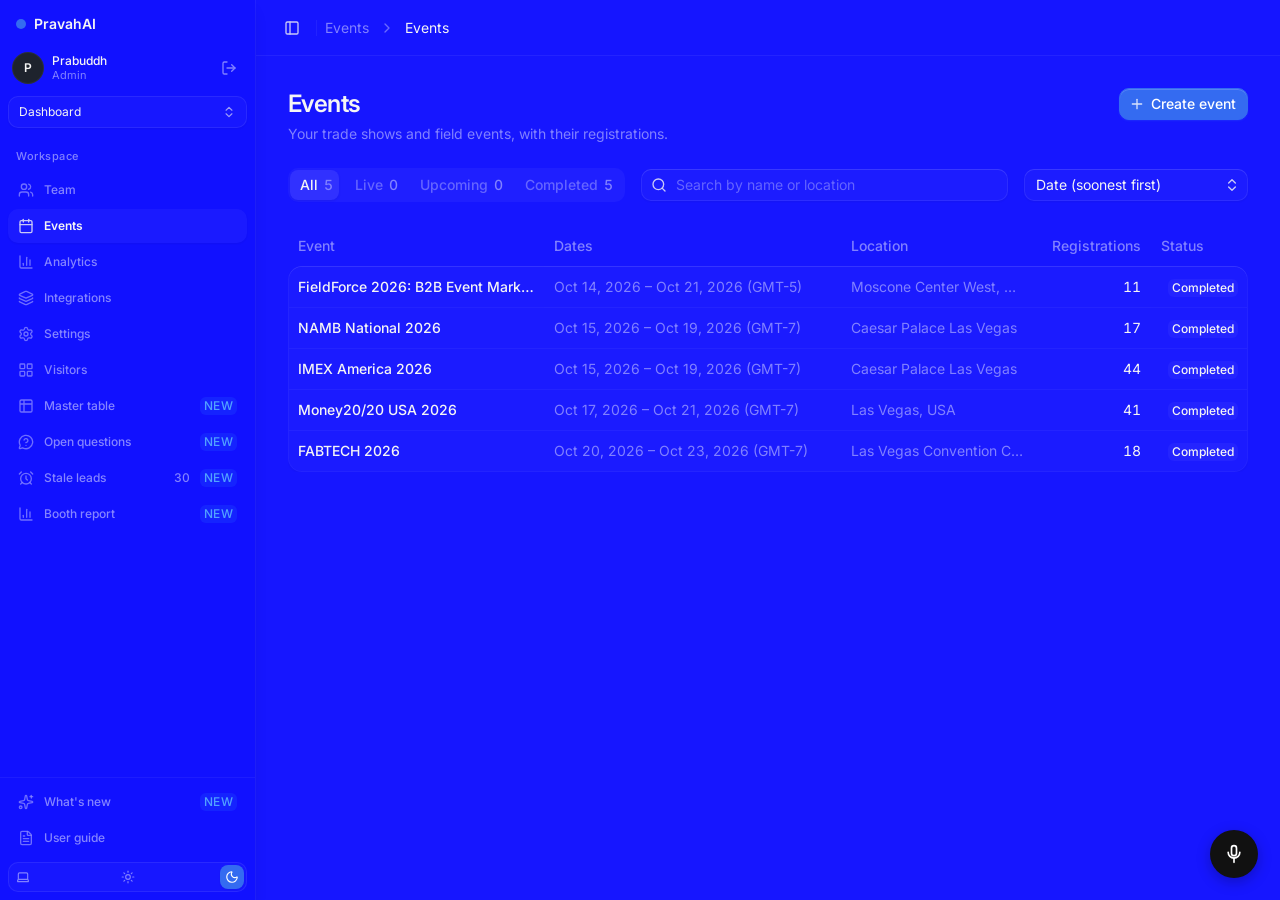
<file: index.html>
<!doctype html>
<html lang="en" class="_9mH_6q_variable W37mdq_variable YeGXRW_variable dark">
  <head>
    <meta charset="UTF-8" />
    <link rel="icon" type="image/svg+xml" href="./favicon.svg" />
    <meta name="viewport" content="width=device-width, initial-scale=1, viewport-fit=cover" />
    <title>Pravah AI</title>
    <link rel="preconnect" href="https://fonts.googleapis.com" />
    <link rel="preconnect" href="https://fonts.gstatic.com" crossorigin />
    <link href="https://fonts.googleapis.com/css2?family=Inter:wght@300;400;500;600;700&family=Geist+Mono:wght@400;500;600&display=swap" rel="stylesheet" />
    <style>
      :root, html, body {
        font-family: 'Inter', -apple-system, BlinkMacSystemFont, 'Segoe UI', Roboto, sans-serif !important;
      }
      .font-mono {
        font-family: 'Geist Mono', monospace !important;
      }
    </style>
    <script type="module" crossorigin src="./assets/index-C2Ghok9v.js"></script>
    <link rel="stylesheet" crossorigin href="./assets/index-CHC31_m6.css">
    <script defer src="./ask-pravah.js?v=5c95360-h2"></script>
  </head>
  <body class="bg-background text-foreground antialiased">
    <div id="root"></div>
  </body>
</html>
</file>
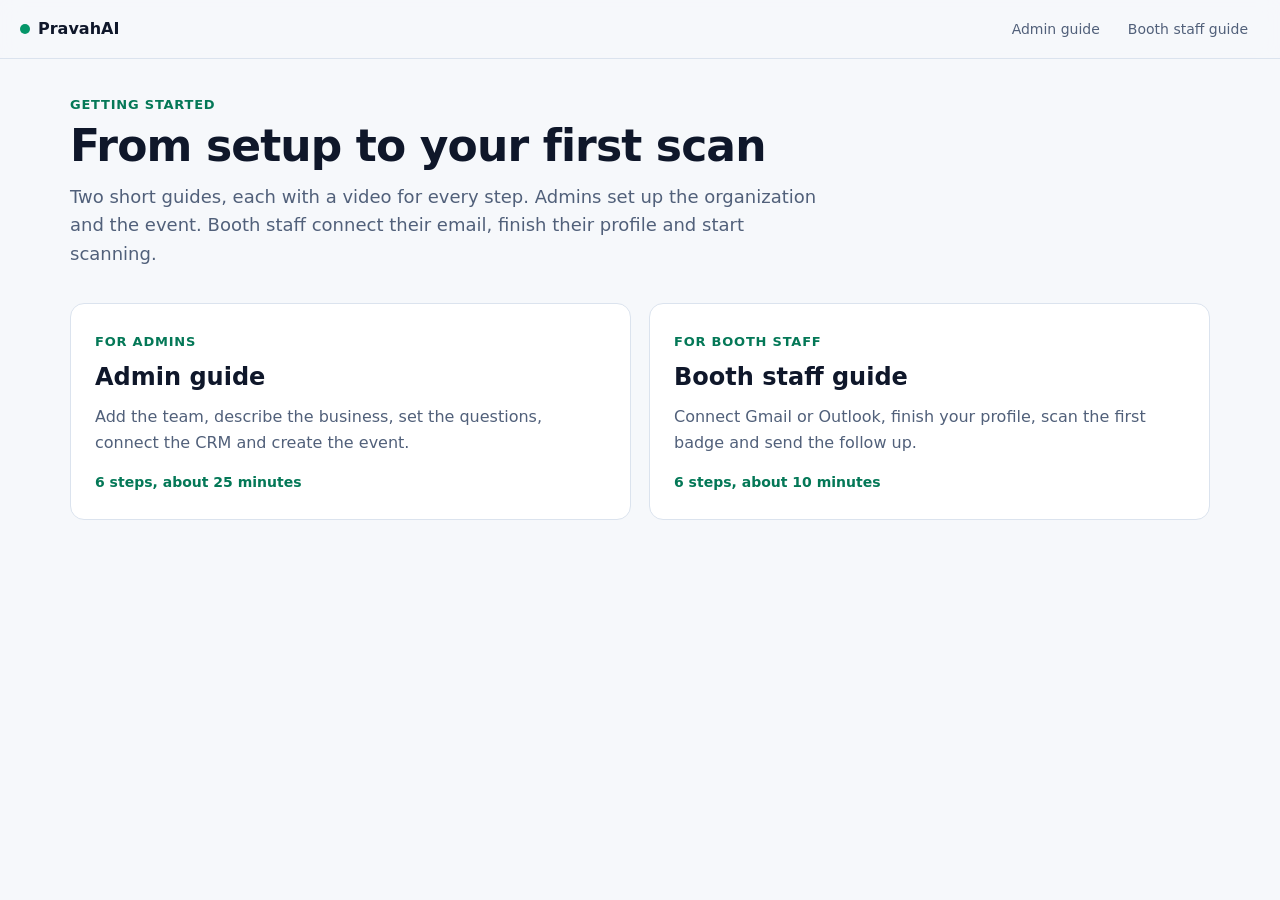
<file: guide/index.html>
<!doctype html><html lang="en"><head><meta charset="utf-8"><meta name="viewport" content="width=device-width,initial-scale=1"><title>Getting started · PravahAI</title><meta name="robots" content="noindex"><style>:root{--bg:#0b0f17;--panel:#111826;--panel2:#0e1420;--line:#1f2937;--tx:#e6edf6;--mut:#93a1b5;--acc:#10b981;--acc2:#34d399;--r:14px}
@media (prefers-color-scheme:light){:root{--bg:#f6f8fb;--panel:#fff;--panel2:#f1f5f9;--line:#dbe3ee;--tx:#0f172a;--mut:#51607a;--acc:#059669;--acc2:#047857}}
*{box-sizing:border-box}html{scroll-behavior:smooth;scroll-padding-top:76px}
body{margin:0;background:var(--bg);color:var(--tx);font:16px/1.6 Inter,ui-sans-serif,system-ui,-apple-system,Segoe UI,Roboto,sans-serif;-webkit-font-smoothing:antialiased}
a{color:var(--acc2)}
.top{position:sticky;top:0;z-index:10;display:flex;justify-content:space-between;align-items:center;gap:12px;padding:12px 20px;background:color-mix(in srgb,var(--bg) 88%,transparent);backdrop-filter:blur(10px);border-bottom:1px solid var(--line)}
.brand{display:flex;align-items:center;gap:8px;font-weight:650;color:var(--tx);text-decoration:none}.brand i{width:10px;height:10px;border-radius:50%;background:var(--acc)}
.top nav{display:flex;gap:4px;flex-wrap:wrap}.top nav a{color:var(--mut);text-decoration:none;padding:6px 12px;border-radius:8px;font-size:14px}.top nav a:hover,.top nav a.on{color:var(--tx);background:var(--panel)}
main{max-width:1180px;margin:0 auto;padding:36px 20px 80px}
.eyebrow{margin:0 0 6px;color:var(--acc2);font-size:13px;font-weight:600;letter-spacing:.06em;text-transform:uppercase}
h1{margin:0 0 12px;font-size:clamp(30px,5vw,44px);line-height:1.1;letter-spacing:-.02em}
.lead{max-width:760px;color:var(--mut);font-size:18px;margin:0}
.meta{display:flex;gap:10px;flex-wrap:wrap;margin:20px 0 10px}.meta span{padding:4px 12px;border:1px solid var(--line);border-radius:999px;font-size:13px;color:var(--mut);background:var(--panel)}
.bar{height:6px;border-radius:6px;background:var(--line);overflow:hidden;max-width:420px}.bar div{height:100%;width:0;background:var(--acc);transition:width .3s}
.layout{display:grid;grid-template-columns:230px minmax(0,1fr);gap:36px;margin-top:36px}
.toc{position:sticky;top:76px;align-self:start;display:flex;flex-direction:column;gap:2px;font-size:14px}.toc b{font-size:12px;letter-spacing:.06em;text-transform:uppercase;color:var(--mut);margin-bottom:6px}
.toc a{display:flex;gap:10px;color:var(--mut);text-decoration:none;padding:6px 8px;border-radius:8px}.toc a:hover{background:var(--panel);color:var(--tx)}.toc a span{color:var(--acc2);font-weight:600;min-width:14px}
.grp{margin-bottom:44px}.grp>h2{font-size:13px;letter-spacing:.07em;text-transform:uppercase;color:var(--mut);margin:0 0 14px;padding-bottom:8px;border-bottom:1px solid var(--line)}
.step{background:var(--panel);border:1px solid var(--line);border-radius:var(--r);padding:22px;margin-bottom:18px}
.step.is-done{border-color:color-mix(in srgb,var(--acc) 45%,var(--line))}
.step-head{display:flex;gap:14px;align-items:flex-start;margin-bottom:16px}.num{flex:none;width:32px;height:32px;border-radius:50%;background:color-mix(in srgb,var(--acc) 18%,transparent);color:var(--acc2);display:grid;place-items:center;font-weight:700}
.step.is-done .num{background:var(--acc);color:#04130d}
.step h3{margin:0;font-size:20px;line-height:1.3}.why{margin:4px 0 0;color:var(--mut)}
.step-body{display:grid;grid-template-columns:minmax(0,1fr);gap:22px;align-items:start}
.vid{margin:0}.vid video{width:100%;aspect-ratio:16/9;border-radius:10px;background:#000;border:1px solid var(--line);display:block}.vid figcaption{font-size:12px;color:var(--mut);margin-top:6px}
ol{margin:0 0 14px;padding-left:20px}ol li{margin:0 0 8px}
.tip{background:var(--panel2);border:1px solid var(--line);border-radius:10px;padding:10px 12px;margin:0 0 14px;font-size:14px;color:var(--mut)}.tip b{color:var(--acc2);margin-right:6px}
.done{display:inline-flex;gap:8px;align-items:center;font-size:14px;cursor:pointer;user-select:none}
input[type=checkbox]{width:18px;height:18px;accent-color:var(--acc)}
.narr{margin-top:12px;font-size:14px;color:var(--mut)}.narr summary{cursor:pointer}.narr p{margin:8px 0}
.checklist{list-style:none;margin:0;padding:0;display:grid;gap:8px}.checklist li{background:var(--panel);border:1px solid var(--line);border-radius:10px;padding:12px 14px}.checklist label{display:flex;gap:10px;cursor:pointer}
.defs{display:grid;grid-template-columns:200px 1fr;margin:0;border:1px solid var(--line);border-radius:var(--r);overflow:hidden;background:var(--panel)}
.defs dt,.defs dd{margin:0;padding:12px 16px;border-bottom:1px solid var(--line)}.defs dt{font-weight:600}.defs dd{color:var(--mut)}.defs dt:last-of-type,.defs dd:last-of-type{border-bottom:0}
.note{color:var(--mut);font-size:14px}.swap{color:var(--mut)}
.cards{display:grid;grid-template-columns:repeat(auto-fit,minmax(280px,1fr));gap:18px;margin-top:34px}
.card{display:block;background:var(--panel);border:1px solid var(--line);border-radius:var(--r);padding:24px;text-decoration:none;color:var(--tx);transition:border-color .2s,transform .2s}.card:hover{border-color:var(--acc);transform:translateY(-2px)}
.card h2{margin:4px 0 8px;font-size:24px}.card p{color:var(--mut);margin:0 0 14px}.card b{color:var(--acc2);font-size:14px}
@media(max-width:900px){.layout{grid-template-columns:1fr}.toc{display:none}.step-body{grid-template-columns:1fr}}
@media(max-width:560px){main{padding:24px 16px 60px}.step{padding:16px}.defs{grid-template-columns:1fr}.defs dt{border-bottom:0;padding-bottom:0}}

.bigvid{max-width:960px;margin:24px auto 12px}.bigvid video{width:100%;border-radius:12px;background:#000}
.chips{display:flex;flex-wrap:wrap;gap:8px;max-width:960px;margin:0 auto 28px;padding:0 16px}
.chip,.seek{font:inherit;cursor:pointer;border:1px solid var(--line);background:var(--panel);color:inherit;border-radius:999px;padding:6px 12px;font-size:13px}
.chip span{display:inline-block;min-width:18px;margin-right:6px;font-weight:700;color:#3b82f6}
.seek:hover{border-color:#3b82f6}
.subgrp{font-size:15px;letter-spacing:.04em;text-transform:uppercase;color:var(--muted,#8a94a8);margin:28px 0 10px}
.tocsub{display:block;margin:18px 0 6px}
.grp>.why{margin:0 0 14px}

.notice{background:color-mix(in srgb,var(--acc) 12%,var(--panel));border:1px solid color-mix(in srgb,var(--acc) 55%,var(--line));border-radius:var(--r);padding:14px 18px;margin:0 0 18px}.notice b{display:block;color:var(--acc2);font-size:15px;margin-bottom:4px}.notice p{margin:0;color:var(--tx);font-size:15px}
.notice.warn{background:color-mix(in srgb,#f59e0b 13%,var(--panel));border-color:color-mix(in srgb,#f59e0b 65%,var(--line));border-left-width:5px}.notice.warn b{color:#d97706;font-size:17px;display:flex;align-items:center;gap:10px}.notice.warn b:before{content:"!";flex:none;width:22px;height:22px;border-radius:50%;background:#f59e0b;color:#1a1204;display:grid;place-items:center;font-size:14px;font-weight:800}.notice p+p{margin-top:8px}.notice .see{font-size:14px;color:var(--mut)}
@media (prefers-color-scheme:dark){.notice.warn b{color:#fbbf24}}
</style></head><body>
<header class="top"><a class="brand" href="index.html"><i></i>PravahAI</a><nav><a href="admin.html">Admin guide</a><a href="staff.html">Booth staff guide</a></nav></header>
<main><div class="hero"><p class="eyebrow">Getting started</p><h1>From setup to your first scan</h1><p class="lead">Two short guides, each with a video for every step. Admins set up the organization and the event. Booth staff connect their email, finish their profile and start scanning.</p></div>
<div class="cards"><a class="card" href="admin.html"><span class="eyebrow">For admins</span><h2>Admin guide</h2><p>Add the team, describe the business, set the questions, connect the CRM and create the event.</p><b>6 steps, about 25 minutes</b></a>
<a class="card" href="staff.html"><span class="eyebrow">For booth staff</span><h2>Booth staff guide</h2><p>Connect Gmail or Outlook, finish your profile, scan the first badge and send the follow up.</p><b>6 steps, about 10 minutes</b></a>
</div></main></body></html>
</file>
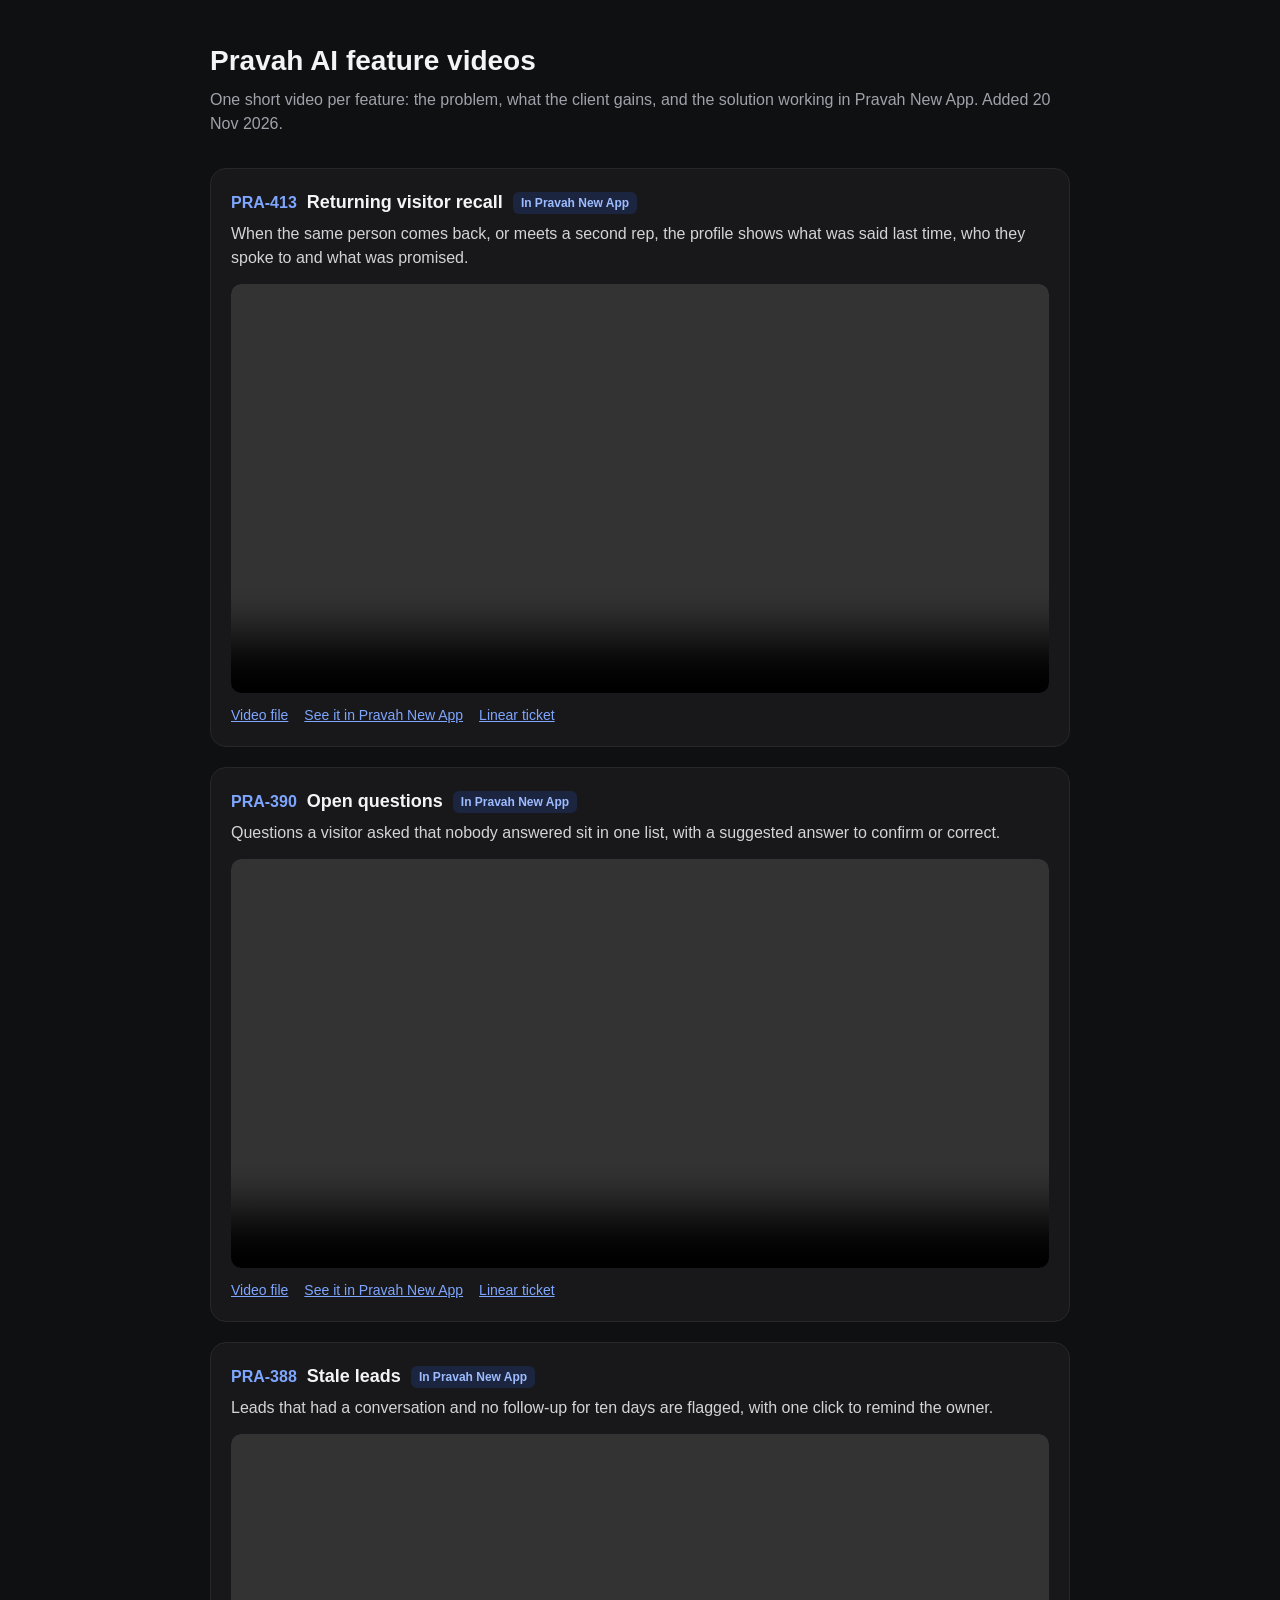
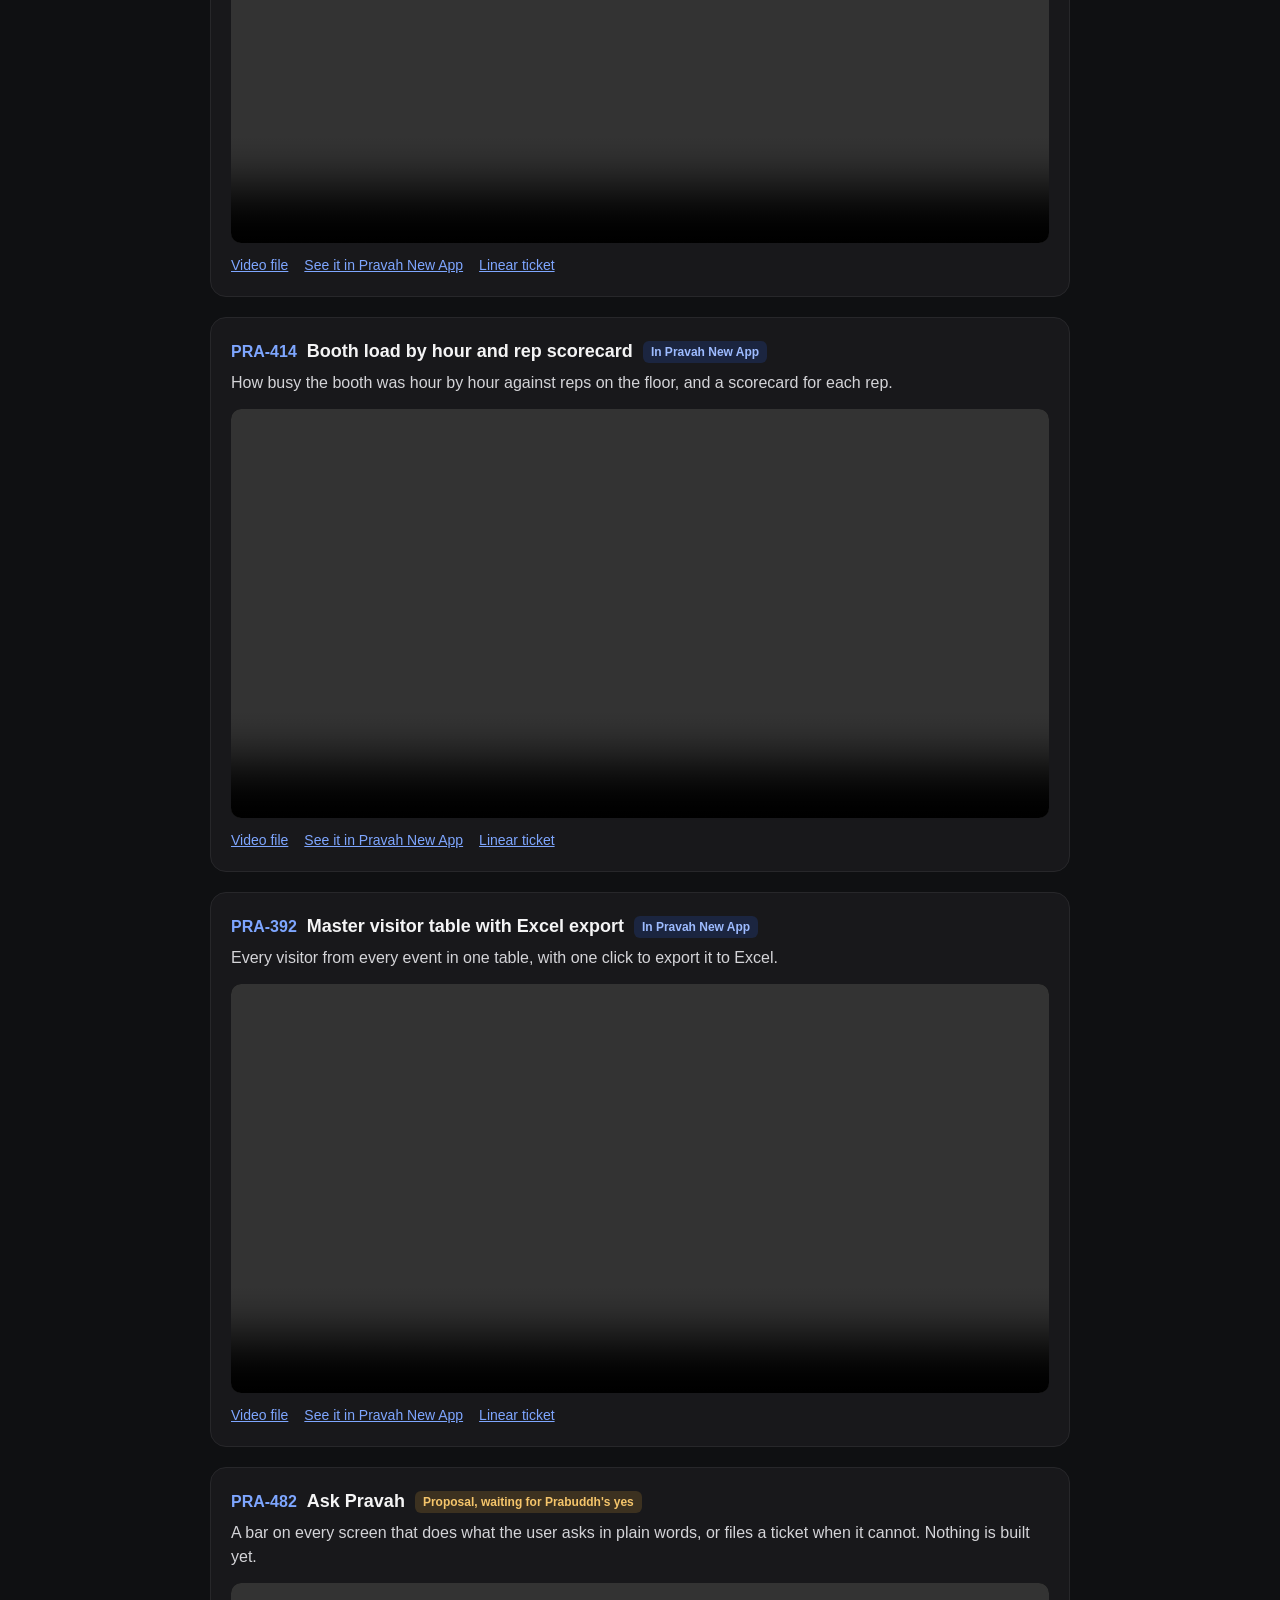
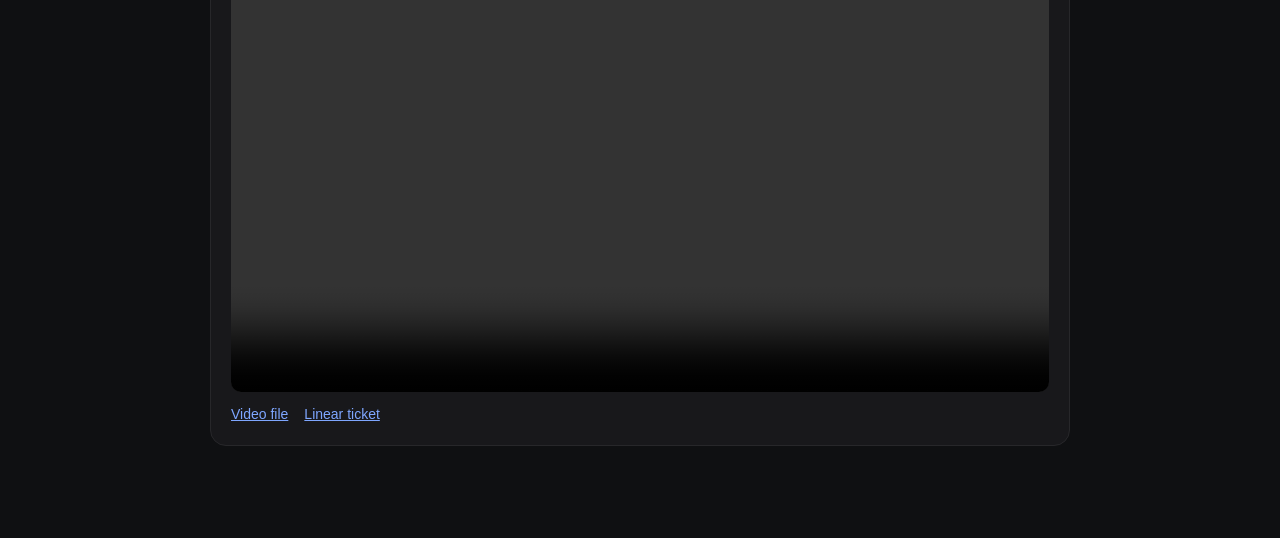
<file: videos/index.html>
<!doctype html>
<html lang="en">
<head>
<meta charset="utf-8">
<meta name="viewport" content="width=device-width, initial-scale=1">
<title>Pravah AI feature videos</title>
<style>
  :root { color-scheme: dark; }
  body { margin: 0; background: #0f1012; color: #f4f4f5; font-family: Inter, -apple-system, BlinkMacSystemFont, "Segoe UI", Roboto, sans-serif; line-height: 1.5; }
  main { max-width: 860px; margin: 0 auto; padding: 40px 20px 72px; }
  h1 { font-size: 28px; margin: 0 0 6px; }
  p.lead { color: #a1a1aa; margin: 0 0 32px; }
  article { border: 1px solid #27272a; border-radius: 16px; background: #18181b; padding: 20px; margin-bottom: 20px; }
  .top { display: flex; flex-wrap: wrap; align-items: center; gap: 10px; margin-bottom: 4px; }
  .id { font-variant-numeric: tabular-nums; font-weight: 600; color: #7ea6ff; }
  h2 { font-size: 18px; margin: 0; }
  .tag { font-size: 12px; font-weight: 600; padding: 2px 8px; border-radius: 6px; background: rgba(47,107,255,.16); color: #9dbbff; }
  .tag.wait { background: rgba(245,178,59,.16); color: #f5c56b; }
  article p { color: #d4d4d8; margin: 6px 0 14px; }
  video { width: 100%; border-radius: 10px; background: #000; display: block; }
  .links { margin-top: 12px; font-size: 14px; display: flex; flex-wrap: wrap; gap: 16px; }
  a { color: #7ea6ff; }
</style>
</head>
<body>
<main>
  <h1>Pravah AI feature videos</h1>
  <p class="lead">One short video per feature: the problem, what the client gains, and the solution working in Pravah New App. Added 20 Nov 2026.</p>

  <article id="PRA-413">
    <div class="top"><span class="id">PRA-413</span><h2>Returning visitor recall</h2><span class="tag">In Pravah New App</span></div>
    <p>When the same person comes back, or meets a second rep, the profile shows what was said last time, who they spoke to and what was promised.</p>
    <video controls preload="none" src="PRA-413.mp4"></video>
    <div class="links"><a href="PRA-413.mp4">Video file</a><a href="../#/events/f56cfedb-57f8-4d6f-8690-4bb1e7c22327/registrations/sample-returning-maya-ortiz">See it in Pravah New App</a><a href="https://linear.app/pravahais/issue/PRA-413">Linear ticket</a></div>
  </article>

  <article id="PRA-390">
    <div class="top"><span class="id">PRA-390</span><h2>Open questions</h2><span class="tag">In Pravah New App</span></div>
    <p>Questions a visitor asked that nobody answered sit in one list, with a suggested answer to confirm or correct.</p>
    <video controls preload="none" src="PRA-390.mp4"></video>
    <div class="links"><a href="PRA-390.mp4">Video file</a><a href="../#/open-questions">See it in Pravah New App</a><a href="https://linear.app/pravahais/issue/PRA-390">Linear ticket</a></div>
  </article>

  <article id="PRA-388">
    <div class="top"><span class="id">PRA-388</span><h2>Stale leads</h2><span class="tag">In Pravah New App</span></div>
    <p>Leads that had a conversation and no follow-up for ten days are flagged, with one click to remind the owner.</p>
    <video controls preload="none" src="PRA-388.mp4"></video>
    <div class="links"><a href="PRA-388.mp4">Video file</a><a href="../#/stale-leads">See it in Pravah New App</a><a href="https://linear.app/pravahais/issue/PRA-388">Linear ticket</a></div>
  </article>

  <article id="PRA-414">
    <div class="top"><span class="id">PRA-414</span><h2>Booth load by hour and rep scorecard</h2><span class="tag">In Pravah New App</span></div>
    <p>How busy the booth was hour by hour against reps on the floor, and a scorecard for each rep.</p>
    <video controls preload="none" src="PRA-414.mp4"></video>
    <div class="links"><a href="PRA-414.mp4">Video file</a><a href="../#/booth-report">See it in Pravah New App</a><a href="https://linear.app/pravahais/issue/PRA-414">Linear ticket</a></div>
  </article>

  <article id="PRA-392">
    <div class="top"><span class="id">PRA-392</span><h2>Master visitor table with Excel export</h2><span class="tag">In Pravah New App</span></div>
    <p>Every visitor from every event in one table, with one click to export it to Excel.</p>
    <video controls preload="none" src="PRA-392.mp4"></video>
    <div class="links"><a href="PRA-392.mp4">Video file</a><a href="../#/all-visitors">See it in Pravah New App</a><a href="https://linear.app/pravahais/issue/PRA-392">Linear ticket</a></div>
  </article>

  <article id="PRA-482">
    <div class="top"><span class="id">PRA-482</span><h2>Ask Pravah</h2><span class="tag wait">Proposal, waiting for Prabuddh's yes</span></div>
    <p>A bar on every screen that does what the user asks in plain words, or files a ticket when it cannot. Nothing is built yet.</p>
    <video controls preload="none" src="PRA-482.mp4"></video>
    <div class="links"><a href="PRA-482.mp4">Video file</a><a href="https://linear.app/pravahais/issue/PRA-482">Linear ticket</a></div>
  </article>
</main>
</body>
</html>
</file>
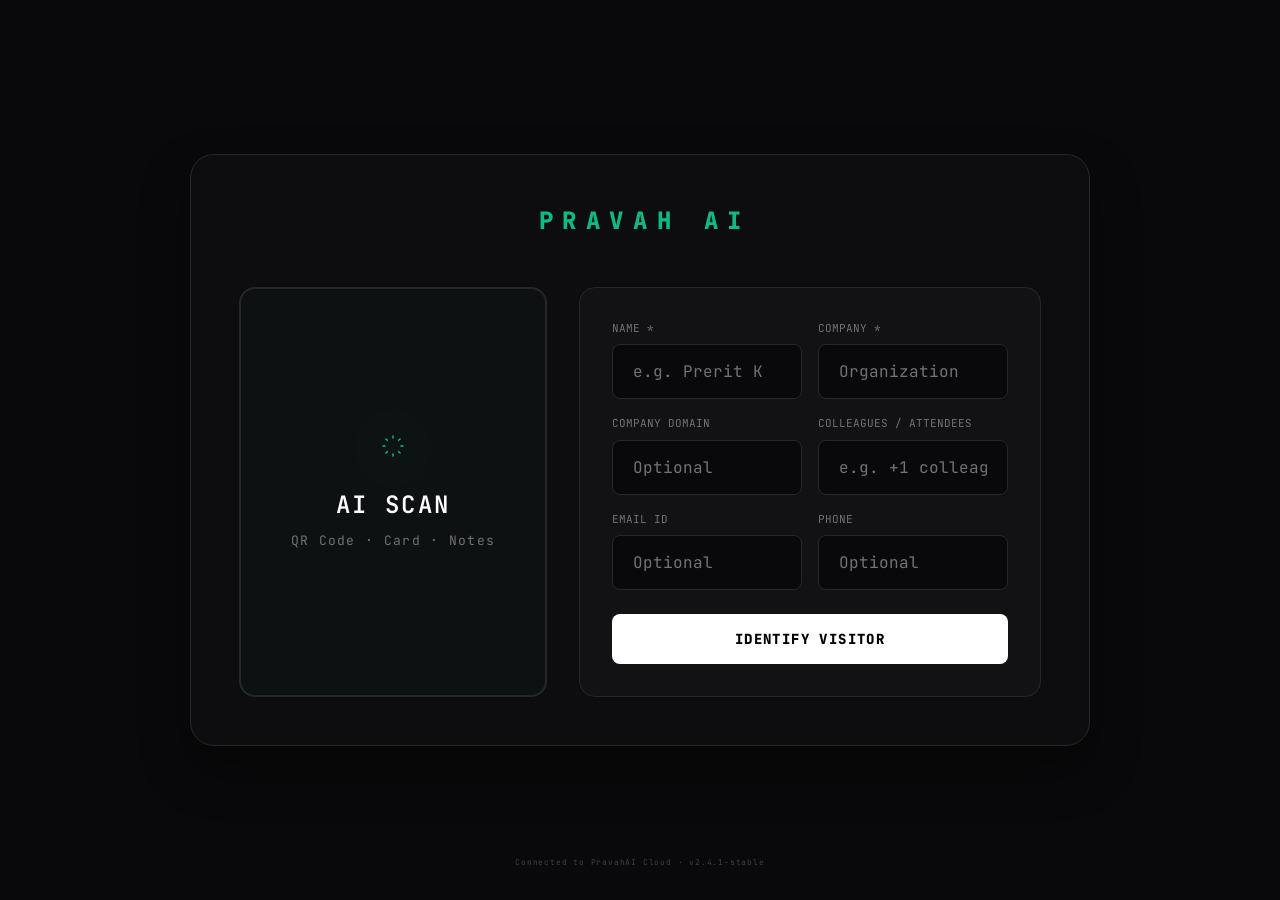
<file: free_user_demo.html>
<!DOCTYPE html><html lang="en"><head><meta charset="UTF-8"><meta name="viewport" content="width=device-width,initial-scale=1"><title>Prerit Khandelwal</title>
<link href="https://fonts.googleapis.com/css2?family=Inter:wght@400;500;600;700;800&family=JetBrains+Mono:wght@400;500&display=swap" rel="stylesheet">
<style>
*{margin:0;padding:0;box-sizing:border-box}
body{background:#09090b;color:#fafafa;font-family:'Inter',sans-serif;font-size:13px;font-variant-numeric:tabular-nums;line-height:1.5;-webkit-font-smoothing:antialiased}
a{color:#10b981;text-decoration:none;transition:color 0.2s}
a:hover{color:#34d399}
.hero{background:#111114;border-bottom:1px solid #27272a;padding:16px 40px;display:flex;flex-direction:column;gap:16px}
.hero-identity-row{display:flex;align-items:center;gap:20px;width:100%}
.avatar{width:56px;height:56px;border-radius:50%;border:2px solid #10b981;flex-shrink:0;object-fit:cover;object-position:center 12%}
.profile-info{flex:1;min-width:0}
.name{font-size:22px;font-weight:800;line-height:1.1;letter-spacing:-0.02em;white-space:nowrap;color:#fff}
.name span{color:#10b981}
.sub{font-size:11px;color:#a1a1aa;letter-spacing:0.02em;margin:3px 0 4px;font-weight:500}
.headline{font-size:12px;color:#71717a;line-height:1.3;max-width:850px}
.hero-recording-controls{margin-left:auto;display:flex;align-items:center;gap:10px;flex-shrink:0}
@keyframes pulse { 0% { opacity: 1; } 50% { opacity: 0.4; } 100% { opacity: 1; } }
.btn-record{display:inline-flex;align-items:center;gap:6px;background:rgba(239,68,68,0.1);border:1px solid rgba(239,68,68,0.2);color:#ef4444;padding:6px 14px;border-radius:4px;font-family:'JetBrains Mono',monospace;font-size:9px;font-weight:700;letter-spacing:0.1em;text-transform:uppercase;cursor:pointer;transition:all 0.1s ease-out;user-select:none}
.btn-record:hover{background:rgba(239,68,68,0.2);border-color:rgba(239,68,68,0.5);color:#ff5f5f}
.btn-record:active{transform:translateY(1px);background:rgba(239,68,68,0.25)}
.record-dot{width:6px;height:6px;background:#ef4444;border-radius:50%;box-shadow:0 0 8px rgba(239,68,68,0.6);animation:record-pulse 1.5s ease-in-out infinite}
@keyframes record-pulse{0%{transform:scale(1);opacity:1;box-shadow:0 0 0 0 rgba(239,68,68,0.4)}70%{transform:scale(1.1);opacity:0.8;box-shadow:0 0 0 6px rgba(239,68,68,0)}100%{transform:scale(1);opacity:1;box-shadow:0 0 0 0 rgba(239,68,68,0)}}

/* BATTLECARD GRID STYLES */
.battlecard-grid{display:grid;grid-template-columns:repeat(3, 1fr);gap:14px;width:100%}
.bc-card{background:#09090b;border:1px solid #27272a;border-radius:6px;padding:14px 16px;display:flex;flex-direction:column;gap:8px;transition:all 0.3s cubic-bezier(0.16,1,0.3,1);position:relative;overflow:hidden}
.bc-card.synced-flash{animation:bcFlash 1.2s ease-out}
@keyframes bcFlash{0%{box-shadow:0 0 0 2px #10b981, 0 0 20px rgba(16,185,129,0.4);border-color:#10b981}100%{box-shadow:none;border-color:#27272a}}
.bc-header{display:flex;justify-content:space-between;align-items:center;margin-bottom:2px}
.bc-title{font-family:'JetBrains Mono',monospace;font-size:10.5px;font-weight:800;color:#71717a;letter-spacing:0.5px;text-transform:uppercase;display:flex;align-items:center;gap:6px}
.bc-dot{width:6px;height:6px;border-radius:50%;display:inline-block;flex-shrink:0}
.bc-dot.g{background:#10b981;box-shadow:0 0 6px rgba(16,185,129,0.5)}
.bc-dot.y{background:#f59e0b;box-shadow:0 0 6px rgba(245,158,11,0.5)}
.bc-dot.b{background:#818cf8;box-shadow:0 0 6px rgba(129,140,248,0.5)}
.bc-badge{font-family:'JetBrains Mono',monospace;font-size:9px;font-weight:800;padding:2px 7px;border-radius:3px;text-transform:uppercase;letter-spacing:0.5px}
.bc-badge.g{background:rgba(16,185,129,0.1);border:1px solid rgba(16,185,129,0.25);color:#10b981}
.bc-badge.y{background:rgba(245,158,11,0.1);border:1px solid rgba(245,158,11,0.25);color:#f59e0b}
.bc-badge.b{background:rgba(129,140,248,0.1);border:1px solid rgba(129,140,248,0.25);color:#818cf8}
.bc-main-val{font-size:14.5px;font-weight:800;color:#fff;line-height:1.35}
.bc-sub-val{font-size:12.5px;color:#a1a1aa;line-height:1.55}
.bc-action-btn{background:none;border:1px dashed #3f3f46;color:#71717a;font-size:9px;font-family:'JetBrains Mono',monospace;padding:3px 8px;border-radius:3px;cursor:pointer;transition:all 0.15s}
.bc-action-btn:hover{color:#10b981;border-color:#10b981;background:rgba(16,185,129,0.05)}
.bc-input{background:#000;border:1px solid #27272a;border-radius:4px;color:#fff;font-size:11px;font-family:'JetBrains Mono',monospace;padding:5px 8px;flex:1;outline:none;transition:border-color 0.2s}
.bc-input:focus{border-color:#10b981}
.bc-sync-btn{background:#10b981;color:#000;border:none;border-radius:4px;font-size:10px;font-family:'JetBrains Mono',monospace;font-weight:800;padding:5px 12px;cursor:pointer;white-space:nowrap;transition:all 0.2s}
.bc-sync-btn:hover{background:#34d399}
.email-pred-chip{display:flex;justify-content:space-between;align-items:center;background:rgba(255,255,255,0.03);border:1px solid #27272a;border-radius:3px;padding:4px 8px;font-size:10px;font-family:'JetBrains Mono',monospace;cursor:pointer;transition:all 0.15s;color:#a1a1aa}
.email-pred-chip:hover{border-color:#3f3f46;background:rgba(255,255,255,0.05)}
.email-pred-chip.active{border-color:#10b981;background:rgba(16,185,129,0.05);color:#10b981}
.pred-conf{font-size:8.5px;color:#71717a}

.avatar-wrapper {
  position: relative;
  display: inline-flex;
  align-items: center;
  justify-content: center;
  cursor: pointer;
  flex-shrink: 0;
}
.avatar-wrapper .avatar {
  width: 58px;
  height: 58px;
  border-radius: 50%;
  border: 2px solid #27272a;
  object-fit: cover;
  object-position: center 12%;
  transition: all 0.3s ease;
  position: relative;
  z-index: 1;
}
.avatar-wrapper.recording .avatar {
  border-color: #ef4444;
  box-shadow: 0 0 14px rgba(239, 68, 68, 0.5);
}
.avatar-wrapper.paused .avatar {
  border-color: #f59e0b;
  box-shadow: 0 0 10px rgba(245, 158, 11, 0.4);
}
.avatar-rec-ring {
  position: absolute;
  top: -4px;
  left: -4px;
  right: -4px;
  bottom: -4px;
  border-radius: 50%;
  border: 2px solid transparent;
  pointer-events: none;
  z-index: 0;
  transition: all 0.3s ease;
}
.avatar-wrapper.recording .avatar-rec-ring {
  border-color: rgba(239, 68, 68, 0.5);
  animation: pulse-avatar-ring 2s infinite ease-in-out;
}
.avatar-wrapper.paused .avatar-rec-ring {
  border-color: rgba(245, 158, 11, 0.4);
  animation: none;
}
@keyframes pulse-avatar-ring {
  0% { transform: scale(1); opacity: 0.9; }
  50% { transform: scale(1.12); opacity: 0.15; }
  100% { transform: scale(1); opacity: 0.9; }
}
.avatar-rec-badge {
  position: absolute;
  bottom: -5px;
  left: 50%;
  transform: translateX(-50%);
  background: #27272a;
  color: #a1a1aa;
  font-family: 'JetBrains Mono', monospace;
  font-size: 7.5px;
  font-weight: 800;
  padding: 1px 6px;
  border-radius: 8px;
  display: flex;
  align-items: center;
  gap: 3px;
  border: 1px solid rgba(255, 255, 255, 0.15);
  box-shadow: 0 2px 4px rgba(0,0,0,0.6);
  z-index: 2;
  white-space: nowrap;
  letter-spacing: 0.5px;
  transition: all 0.2s ease;
}
.avatar-wrapper.recording .avatar-rec-badge {
  background: #ef4444;
  color: #fff;
  border-color: rgba(255, 255, 255, 0.3);
}
.avatar-wrapper.paused .avatar-rec-badge {
  background: #f59e0b;
  color: #000;
  border-color: rgba(245, 158, 11, 0.5);
}
.avatar-rec-dot {
  width: 4px;
  height: 4px;
  border-radius: 50%;
  background: #fff;
  display: inline-block;
}
.avatar-wrapper.recording .avatar-rec-dot {
  animation: pulse-red 1.5s infinite;
}

@media (max-width: 1200px) {
  .battlecard-grid { grid-template-columns: 1fr; }
}
@media (max-width: 900px) {
  .hero-identity-row { flex-direction: column; align-items: flex-start; gap: 14px; }
  .hero-recording-controls { margin-left: 0; width: 100%; justify-content: flex-start; }
}
.tabs{background:#18181b;border-bottom:1px solid #27272a;display:flex;padding:0 40px}
.tab{padding:14px 20px;font-size:12px;font-weight:700;letter-spacing:0.05em;text-transform:uppercase;color:#71717a;cursor:pointer;border-bottom:2px solid transparent;background:none;border-top:none;border-left:none;border-right:none;font-family:'Inter',sans-serif;transition:all 0.2s}
.tab:hover{color:#fafafa}.tab.active{color:#10b981;border-bottom-color:#10b981}
.body{padding:32px 40px;max-width:1400px}
.panel{display:none}.panel.active{display:block}
.sec{font-family:'JetBrains Mono',monospace;font-size:10px;letter-spacing:3px;text-transform:uppercase;color:#7ecba1;margin-bottom:16px;padding-bottom:8px;border-bottom:1px solid #1e1e1e}
.tl{padding-left:20px;border-left:1px solid #222}
.tj{margin-bottom:24px;padding-left:16px;position:relative}
.tj::before{content:'';position:absolute;left:-20px;top:6px;width:7px;height:7px;border-radius:50%;background:#333;border:1px solid #444}
.tj.act::before{background:#7ecba1;box-shadow:0 0 8px rgba(126,203,161,0.4)}
.tj-top{display:flex;justify-content:space-between;align-items:flex-start}
.co{font-size:15px;font-weight:700}
.ro{font-size:12px;color:#a1a1aa;margin:3px 0}
.mt{font-family:'JetBrains Mono',monospace;font-size:10px;color:#71717a;margin-bottom:6px}
.dur{font-family:'JetBrains Mono',monospace;font-size:10px;background:#181818;border:1px solid #222;padding:2px 8px;border-radius:2px;white-space:nowrap}
.abadge{font-family:'JetBrains Mono',monospace;font-size:9px;color:#4caf7a;background:rgba(76,175,122,.1);border:1px solid rgba(76,175,122,.2);padding:2px 8px;border-radius:2px;display:block;margin-top:4px;text-align:center}
.desc{font-size:12px;color:#a1a1aa;line-height:1.6;border-left:2px solid #1e1e1e;padding-left:10px;margin-top:6px}
.ov2{display:grid;grid-template-columns:1fr 1fr;gap:14px;margin-bottom:24px}
.oc{background:#161616;border:1px solid #1e1e1e;border-radius:3px;padding:12px}
.oc.full{grid-column:1/-1}
.ot{font-size:10px;font-weight:800;letter-spacing:1px;text-transform:uppercase;color:#10b981;margin-bottom:8px;opacity:0.9}
.ob{font-size:13px;color:#a1a1aa;line-height:1.6;font-weight:450;font-family:'Inter',sans-serif}
.yc-badge { background:#161616; border:1px solid #27272a; color:#f59e0b; font-family:'JetBrains Mono',monospace; font-size:10px; padding:4px 8px; border-radius:2px; font-weight:700 }

/* RECORDING STATE ANIMATIONS */
@keyframes pulse-red {
  0% { box-shadow: 0 0 0 0 rgba(239, 68, 68, 0.4); }
  70% { box-shadow: 0 0 0 10px rgba(239, 68, 68, 0); }
  100% { box-shadow: 0 0 0 0 rgba(239, 68, 68, 0); }
}
.recording-active .record-dot {
  background: #ef4444 !important;
  animation: pulse-red 2s infinite;
}
.recording-active .btn-record {
  background: rgba(239, 68, 68, 0.1) !important;
  border-color: rgba(239, 68, 68, 0.3) !important;
  color: #ef4444 !important;
}

/* COMPANY DETAILS REDESIGN */
#company-details { display: none; flex-direction: column; font-family: 'Inter', sans-serif; background: #0a0a0a; color: #f1f5f9; }
#company-details.active { display: flex; }
.ci-card { background: #0f0f11; border: 1px solid #1e1e24; border-radius: 6px; }
.ci-grid-4 { display: grid; grid-template-columns: repeat(4, 1fr); gap: 24px; }
.ci-grid-3 { display: grid; grid-template-columns: repeat(3, 1fr); gap: 20px; }
.ci-lbl { font-family: 'JetBrains Mono', monospace; font-size: 9px; font-weight: 700; color: #71717a; text-transform: uppercase; letter-spacing: 0.5px; display: flex; align-items: center; gap: 6px; margin-bottom: 6px; }
.ci-val { font-size: 14px; font-weight: 600; color: #fff; }
.ci-sub { font-size: 10px; color: #71717a; font-weight: 400; text-transform: uppercase; margin-left: 4px; }
.dot { width: 6px; height: 6px; border-radius: 50%; display: inline-block; flex-shrink: 0; }
.dot.g { background: #10b981; box-shadow: 0 0 6px rgba(16,185,129,0.4); }
.dot.y { background: #f59e0b; box-shadow: 0 0 6px rgba(245,158,11,0.4); }
.dot.r { background: #ef4444; box-shadow: 0 0 6px rgba(239,68,68,0.4); }
.ci-tag { display: inline-block; font-size: 9px; padding: 4px 8px; border-radius: 4px; background: rgba(255,255,255,0.03); border: 1px solid #27272a; color: #a1a1aa; font-weight: 600; }
.ci-tag.g-text { border-color: rgba(16,185,129,0.2); color: #10b981; background: rgba(16,185,129,0.05); }
.ci-tag.y-text { border-color: rgba(245,158,11,0.2); color: #f59e0b; background: rgba(245,158,11,0.05); }
.ci-tag.r-text { border-color: rgba(239,68,68,0.2); color: #ef4444; background: rgba(239,68,68,0.05); }
.ac{background:#161616;border:1px solid #1e1e1e;border-radius:3px;padding:14px;margin-bottom:10px;display:flex;gap:12px}
.pill{font-family:'JetBrains Mono',monospace;font-size:9px;letter-spacing:1px;text-transform:uppercase;padding:3px 8px;border-radius:2px;flex-shrink:0;margin-top:2px;height:fit-content}
.p-share{background:rgba(126,203,161,.1);color:#7ecba1;border:1px solid rgba(126,203,161,.2)}
.p-repost{background:rgba(92,158,224,.1);color:#5c9de0;border:1px solid rgba(92,158,224,.2)}
.p-like{background:rgba(76,175,122,.1);color:#4caf7a;border:1px solid rgba(76,175,122,.2)}
.p-comment{background:rgba(224,92,92,.1);color:#e05c5c;border:1px solid rgba(224,92,92,.2)}
.p-react{background:rgba(150,100,200,.1);color:#b090e0;border:1px solid rgba(150,100,200,.2)}
.ac-txt{font-size:12px;color:#a1a1aa;line-height:1.5;display:-webkit-box;-webkit-line-clamp:2;-webkit-box-orient:vertical;overflow:hidden}
.ac-lnk{font-family:'JetBrains Mono',monospace;font-size:10px;color:#71717a;margin-top:4px;display:block}
.ac-lnk:hover{color:#7ecba1}
.cg{background:#161616;border:1px solid #1e1e1e;border-radius:3px;padding:14px;margin-bottom:8px}
.cn{font-size:13px;font-weight:700;margin-bottom:2px}
.cm{font-size:11px;color:#71717a;font-family:'JetBrains Mono',monospace}
.cs-grid{display:grid;grid-template-columns:1fr 1fr;gap:8px}
.cs-item{background:#111;border:1px solid #1e1e1e;border-radius:3px;padding:10px 12px}
.cs-title{font-size:12px;color:#a1a1aa;line-height:1.4}
.cs-tag{display:inline-block;font-family:'JetBrains Mono',monospace;font-size:9px;background:rgba(126,203,161,.08);border:1px solid rgba(126,203,161,.15);color:#7ecba1;padding:2px 6px;border-radius:2px;margin-top:4px}
.cs-del{opacity:0.35}

/* P3 SUMMARY PANEL */
@keyframes summaryFadeIn { from { opacity:0; transform:translateY(12px) } to { opacity:1; transform:translateY(0) } }
@keyframes shimmer { 0% { background-position: -400px 0 } 100% { background-position: 400px 0 } }
.summary-loading-line { height:14px; border-radius:3px; background:linear-gradient(90deg,#1a1a1a 25%,#27272a 50%,#1a1a1a 75%); background-size:400px 100%; animation:shimmer 1.5s infinite linear; margin-bottom:10px }
.summary-loading-line:last-child { width:60% }
.summary-section { background:#111114; border:1px solid #27272a; border-radius:6px; padding:14px 20px; margin-bottom:10px; animation:summaryFadeIn 0.5s ease both }
.summary-section-title { font-family:'JetBrains Mono',monospace; font-size:9px; font-weight:800; color:#10b981; letter-spacing:0.12em; text-transform:uppercase; margin-bottom:10px; display:flex; align-items:center; gap:8px }
.summary-section-title .ss-dot { width:6px; height:6px; border-radius:50%; background:#10b981; box-shadow:0 0 8px rgba(16,185,129,0.5) }
.summary-editable { background:#0d0d0f; border:1px dashed #3f3f46; border-radius:4px; padding:12px 14px; color:#e4e4e7; font-size:13px; line-height:1.7; min-height:120px; outline:none; transition:border-color 0.2s }
.summary-editable:focus { border-color:#10b981; border-style:solid }
.summary-editable.approved { border:1px solid rgba(16,185,129,0.3); background:rgba(16,185,129,0.02); pointer-events:none }
.summary-meta { display:flex; gap:12px; margin-bottom:10px; flex-wrap:wrap }
.summary-meta-item { font-size:9px; color:#71717a; font-family:'JetBrains Mono',monospace }
.summary-meta-item strong { color:#a1a1aa }
.summary-actions { display:flex; gap:10px; margin-top:10px; align-items:center }
.btn-approve { display:inline-flex; align-items:center; gap:6px; background:rgba(16,185,129,0.12); border:1px solid rgba(16,185,129,0.25); color:#10b981; padding:8px 18px; border-radius:4px; font-family:'JetBrains Mono',monospace; font-size:10px; font-weight:700; letter-spacing:0.08em; text-transform:uppercase; cursor:pointer; transition:all 0.2s }
.btn-approve:hover { background:rgba(16,185,129,0.2); border-color:rgba(16,185,129,0.5) }
.btn-approve.done { background:rgba(16,185,129,0.15); color:#10b981; pointer-events:none }
.btn-edit { display:none; align-items:center; gap:6px; background:rgba(255,255,255,0.05); border:1px solid #27272a; color:#71717a; padding:8px 18px; border-radius:4px; font-family:'JetBrains Mono',monospace; font-size:10px; font-weight:700; letter-spacing:0.08em; text-transform:uppercase; cursor:pointer; transition:all 0.2s }
.btn-edit:hover { background:rgba(255,255,255,0.08); color:#e4e4e7; border-color:#3f3f46 }
.btn-send { display:inline-flex; align-items:center; gap:6px; background:#10b981; border:none; color:#000; padding:8px 18px; border-radius:4px; font-family:'JetBrains Mono',monospace; font-size:10px; font-weight:800; letter-spacing:0.08em; text-transform:uppercase; cursor:pointer; transition:all 0.2s }
.btn-send:hover { background:#34d399; transform:translateY(-1px) }
.btn-send:disabled { opacity:0.3; pointer-events:none; transform:none }
.btn-send.sent { background:rgba(16,185,129,0.15); color:#10b981; pointer-events:none }
.email-field { display:flex; align-items:center; gap:8px; margin-bottom:6px }
.email-field-label { font-family:'JetBrains Mono',monospace; font-size:9px; color:#71717a; letter-spacing:0.1em; text-transform:uppercase; width:60px; flex-shrink:0 }
.email-field-input { flex:1; background:#0d0d0f; border:1px solid #27272a; color:#e4e4e7; padding:0 12px; height:32px; border-radius:4px; font-family:'Inter',sans-serif; font-size:12px; transition:border-color 0.2s }
.email-field-input:focus { outline:none; border-color:#10b981 }
.email-chip { display:inline-flex; align-items:center; gap:4px; background:rgba(16,185,129,0.08); border:1px solid rgba(16,185,129,0.15); color:#10b981; padding:3px 8px; border-radius:3px; font-size:10px; font-family:'JetBrains Mono',monospace }
.email-chip-remove { cursor:pointer; color:#71717a; font-size:12px; line-height:1 }
.email-chip-remove:hover { color:#ef4444 }
.email-body-preview { background:#0d0d0f; border:1px solid #27272a; border-radius:4px; padding:10px 14px; color:#a1a1aa; font-size:11px; line-height:1.6; max-height:140px; overflow-y:auto }
.disabled-overlay { opacity:0.35; pointer-events:none; filter:grayscale(0.5) }
.cal-row { display:flex; gap:10px; margin-bottom:6px }
.cal-row .email-field { flex:1; margin-bottom:0 }

/* SUMMARY BULLET ITEMS */
.s-item { color:#d4d4d8; font-size:11.5px; line-height:1.5; padding:4px 24px 4px 14px; position:relative; border-radius:3px; border:1px solid transparent; transition:border-color 0.15s, background 0.15s; outline:none; cursor:text }
.s-item::before { content:'•'; position:absolute; left:2px; color:#3f3f46 }
.s-item:focus { border-color:#27272a; background:rgba(255,255,255,0.02) }
.s-item-commit { color:#e4e4e7; font-weight:500 }
.s-item-commit::before { color:#10b981 }
.s-item-q { color:#d4d4d8 }
.s-item-q::before { color:#ef4444 }
.s-item-pain { color:#fff; font-weight:600; background:rgba(239,68,68,0.04); border:1px solid rgba(239,68,68,0.12); border-radius:4px; padding:5px 24px 5px 14px }
.s-item-pain::before { color:#ef4444; font-size:13px }
.s-del { position:absolute; right:6px; top:50%; transform:translateY(-50%); color:#3f3f46; font-size:13px; cursor:pointer; opacity:0; transition:opacity 0.15s; line-height:1; font-style:normal; user-select:none }
.s-item:hover .s-del { opacity:1 }
.s-del:hover { color:#ef4444 }
.s-add { display:block; width:100%; margin-top:6px; background:none; border:1px dashed #27272a; color:#52525b; padding:3px; border-radius:3px; font-family:'JetBrains Mono',monospace; font-size:8px; letter-spacing:0.05em; cursor:pointer; transition:all 0.15s; text-align:center }
.s-add:hover { border-color:#10b981; color:#10b981; background:rgba(16,185,129,0.03) }
.s-badge-cal { display:inline-block; font-family:'JetBrains Mono',monospace; font-size:8px; background:rgba(129,140,248,0.1); border:1px solid rgba(129,140,248,0.2); color:#818cf8; padding:1px 6px; border-radius:2px; margin-left:6px; vertical-align:middle; letter-spacing:0.02em; pointer-events:none }

@media (max-width: 1024px) {
  .hero { flex-direction: column; align-items: flex-start; padding: 32px 40px; gap: 32px; }
  .profile-info { width: 100% !important; max-width: 100% !important; }
  .name { white-space: normal !important; }
  .rel-box, .profile-actions { margin-left: 0 !important; align-self: stretch; align-items: flex-start; }
  .rel-box { flex-direction: row; flex-wrap: wrap; }
}

@media (max-width: 768px) {
  .hero { padding: 24px 20px; }
  .avatar { width: 60px; height: 60px; }
  .name { font-size: 24px; }
  .rel-box { flex-direction: column; gap: 16px; }
  .rel-box > div { border-left: none !important; padding-left: 0 !important; border-top: 1px solid #222; padding-top: 12px; }
  .input-group input { width: 100%; }
  .tabs { padding: 0 20px; overflow-x: auto; -webkit-overflow-scrolling: touch; }
  .tab { padding: 12px 14px; font-size: 10px; }
  .body { padding: 20px; }
  .ov2 { grid-template-columns: 1fr; }
  .cs-grid { grid-template-columns: 1fr; }
}

/* Live Item Animation */
@keyframes itemAppear {
  from { opacity: 0; transform: translateY(10px); filter: blur(4px); }
  to { opacity: 1; transform: translateY(0); filter: blur(0); }
}
.new-item { animation: itemAppear 0.6s cubic-bezier(0.16, 1, 0.3, 1) forwards; }
.streaming-text {
  display: inline-block;
  overflow: hidden;
  white-space: nowrap;
  animation: typing 1s steps(40, end);
}
@keyframes typing {
  from { width: 0 }
  to { width: 100% }
}


/* P0 Capture Screen Styles */
.capture-container {
  position: fixed;
  inset: 0;
  background: #09090b;
  z-index: 10000;
  display: flex;
  align-items: center;
  justify-content: center;
  font-family: 'Inter', -apple-system, sans-serif;
}
.capture-card {
  width: 100%;
  max-width: 540px;
  background: #0d0d0f;
  border: 1px solid #27272a;
  border-radius: 24px;
  padding: 48px;
  box-shadow: 0 24px 48px rgba(0,0,0,0.4);
  animation: captureFadeIn 0.6s cubic-bezier(0.16, 1, 0.3, 1);
}
@keyframes captureFadeIn {
  from { opacity: 0; transform: translateY(20px); }
  to { opacity: 1; transform: translateY(0); }
}
.capture-btn {
  background: rgba(255,255,255,0.03);
  border: 1px solid #27272a;
  border-radius: 16px;
  padding: 16px;
  display: flex;
  flex-direction: column;
  align-items: center;
  justify-content: center;
  gap: 12px;
  cursor: pointer;
  transition: all 0.2s ease;
  color: #a1a1aa;
  min-height: 100px;
}
.capture-btn:hover {
  background: rgba(16,185,129,0.04);
  border-color: #10b981;
  color: #fff;
  transform: translateY(-2px);
}
.capture-btn svg { width: 24px; height: 24px; margin-bottom: 0px; }
.capture-btn span { font-family: 'JetBrains Mono', monospace; font-size: 8px; font-weight: 800; text-transform: uppercase; letter-spacing: 0.1em; text-align: center; }

.capture-input {
  width: 100%;
  background: #09090b;
  border: 1px solid #27272a;
  border-radius: 8px;
  padding: 16px 20px;
  color: #fff;
  font-family: 'JetBrains Mono', monospace;
  font-size: 16px;
  outline: none;
  transition: border-color 0.2s;
  box-sizing: border-box;
}
.capture-input::placeholder {
  color: #71717a;
  opacity: 1;
}
.capture-input:focus { border-color: #10b981; }

.scanning-overlay {
  position: absolute;
  inset: 0;
  background: #0d0d0f;
  display: none;
  flex-direction: column;
  align-items: center;
  justify-content: center;
  border-radius: 24px;
  z-index: 10;
}
.scanning-bar {
  width: 200px;
  height: 2px;
  background: #10b981;
  box-shadow: 0 0 20px #10b981;
  position: relative;
  overflow: hidden;
}
.scanning-bar::after {
  content: '';
  position: absolute;
  top: 0; left: -100%; width: 100%; height: 100%;
  background: linear-gradient(90deg, transparent, #fff, transparent);
  animation: scanAnim 1.5s infinite;
}
@keyframes scanAnim {
  0% { left: -100%; }
  100% { left: 100%; }
}

</style></head><body>

<!-- P0: VISITOR CAPTURE SCREEN -->
<div id="capture-screen" class="capture-container">
  <div class="capture-card" style="position:relative; max-width:900px; padding: 48px;">
    <!-- Brand -->
    <div style="text-align:center; margin-bottom:48px;">
      <div style="font-family:'JetBrains Mono',monospace; font-size:24px; font-weight:800; color:#10b981; letter-spacing:0.4em; text-transform:uppercase; padding-left:0.4em;">Pravah AI</div>
    </div>

    <div style="display:grid; grid-template-columns: 1.2fr 1.8fr; gap:32px;">
      <!-- AI SCAN FLOW -->
      <div style="display:flex; flex-direction:column; gap:16px;">
        <div class="capture-btn" onclick="startIdentification('AI Scan')" style="flex:1; gap:24px; padding:48px 32px; border-width:2px; background:rgba(16,185,129,0.02)">
          <div style="position:relative;">
            <svg xmlns="http://www.w3.org/2000/svg" width="64" height="64" viewBox="0 0 24 24" fill="none" stroke="#10b981" stroke-width="1.5" stroke-linecap="round" stroke-linejoin="round"><path d="M12 2v2"></path><path d="M12 20v2"></path><path d="m4.93 4.93 1.41 1.41"></path><path d="m17.66 17.66 1.41 1.41"></path><path d="M2 12h2"></path><path d="M20 12h2"></path><path d="m6.34 17.66-1.41 1.41"></path><path d="m19.07 4.93-1.41 1.41"></path></svg>
            <div style="position:absolute; inset:0; background:#10b981; filter:blur(24px); opacity:0.1"></div>
          </div>
          <div style="text-align:center">
            <span style="font-size:24px; font-weight:600; color:#fff; display:block; margin-bottom:8px; letter-spacing:0.1em; text-transform:uppercase;">AI Scan</span>
            <span style="font-size:13px; color:#71717a; font-weight:400; text-transform:none; font-family:'JetBrains Mono', monospace;">QR Code · Card · Notes</span>
          </div>
        </div>
      </div>

      <!-- MANUAL ENTRY FLOW -->
      <div style="display:flex; flex-direction:column; gap:16px;">
        <div style="background:rgba(255,255,255,0.02); border:1px solid #27272a; border-radius:16px; padding:32px; flex:1; display:flex; flex-direction:column; justify-content:center">
          <div style="display:grid; grid-template-columns: 1fr 1fr; gap:16px; margin-bottom:16px;">
            <div>
              <label style="font-size:11px; color:#71717a; text-transform:uppercase; margin-bottom:8px; display:block; font-family:'JetBrains Mono',monospace">Name *</label>
              <input type="text" id="manual-name" class="capture-input" placeholder="e.g. Prerit K" spellcheck="false">
            </div>
            <div>
              <label style="font-size:11px; color:#71717a; text-transform:uppercase; margin-bottom:8px; display:block; font-family:'JetBrains Mono',monospace">Company *</label>
              <input type="text" id="manual-company" class="capture-input" placeholder="Organization" spellcheck="false">
            </div>
          </div>
          <div style="display:grid; grid-template-columns: 1fr 1fr; gap:16px; margin-bottom:16px;">
            <div>
              <label style="font-size:11px; color:#71717a; text-transform:uppercase; margin-bottom:8px; display:block; font-family:'JetBrains Mono',monospace">Company Domain</label>
              <input type="text" id="manual-domain" class="capture-input" placeholder="Optional" spellcheck="false">
            </div>
            <div>
              <label style="font-size:11px; color:#71717a; text-transform:uppercase; margin-bottom:8px; display:block; font-family:'JetBrains Mono',monospace">Colleagues / Attendees</label>
              <input type="text" id="manual-attendees" class="capture-input" placeholder="e.g. +1 colleague or Murali (CISO)" spellcheck="false">
            </div>
          </div>
          <div style="display:grid; grid-template-columns: 1fr 1fr; gap:16px; margin-bottom:24px;">
            <div>
              <label style="font-size:11px; color:#71717a; text-transform:uppercase; margin-bottom:8px; display:block; font-family:'JetBrains Mono',monospace">Email ID</label>
              <input type="email" id="manual-email" class="capture-input" placeholder="Optional" spellcheck="false">
            </div>
            <div>
              <label style="font-size:11px; color:#71717a; text-transform:uppercase; margin-bottom:8px; display:block; font-family:'JetBrains Mono',monospace">Phone</label>
              <input type="tel" id="manual-phone" class="capture-input" placeholder="Optional" spellcheck="false">
            </div>
          </div>
          <button onclick="handleManualSubmit()" style="width:100%; background:#fff; color:#000; border:none; border-radius:8px; padding:16px; font-family:'JetBrains Mono',monospace; font-size:14px; font-weight:800; letter-spacing:0.1em; cursor:pointer; transition: all 0.2s;" onmouseover="this.style.background='#10b981'" onmouseout="this.style.background='#fff'">IDENTIFY VISITOR</button>
        </div>
      </div>
    </div>

    <!-- Scanning State Overlay -->
    <div id="scanning-overlay" class="scanning-overlay">
      <div class="scanning-bar" style="margin-bottom:24px;"></div>
      <div id="scanning-text" style="font-family:'JetBrains Mono',monospace; font-size:10px; color:#10b981; letter-spacing:0.1em; text-transform:uppercase;">Scanning...</div>
      <div style="color:#71717a; font-size:11px; margin-top:8px;">Running identity resolution...</div>
    </div>
  </div>
  
  <div style="position:fixed; bottom:32px; color:#3f3f46; font-family:'JetBrains Mono',monospace; font-size:8px; letter-spacing:0.1em;">Connected to PravahAI Cloud · v2.4.1-stable</div>
</div>



<div id="main-app-container" style="display:none;">


<div id="flow-tabs" style="display:flex; align-items:center; padding: 6px 40px; background:#000; border-bottom:1px solid #111; gap: 24px; position: sticky; top: 0; z-index: 1000;">
  <div onclick="window.history.back()" style="cursor:pointer; display:flex; align-items:center; color:#71717a; transition:color 0.2s; margin-right: 12px;" onmouseover="this.style.color='#fff'" onmouseout="this.style.color='#71717a'">
    <svg xmlns="http://www.w3.org/2000/svg" width="10" height="10" viewBox="0 0 24 24" fill="none" stroke="currentColor" stroke-width="3" stroke-linecap="round" stroke-linejoin="round" style="margin-right:4px"><line x1="19" y1="12" x2="5" y2="12"></line><polyline points="12 19 5 12 12 5"></polyline></svg>
    <span style="font-family:'JetBrains Mono',monospace; font-size:7px; font-weight:800; letter-spacing:0.1em; text-transform:uppercase;">Back</span>
  </div>
  <div id="flow-tab-1" onclick="returnToCaptureScreen()" style="cursor:pointer; font-family:'JetBrains Mono',monospace; font-size:7px; font-weight:800; color:#10b981; border-bottom:1px solid #10b981; letter-spacing:0.1em; transition: all 0.3s ease;">P1: IDENTITY RESOLUTION</div>
  <div id="flow-tab-2" onclick="show('intelligence', document.querySelector('.tab[onclick*=\'intelligence\']'))" style="cursor:pointer; font-family:'JetBrains Mono',monospace; font-size:7px; font-weight:800; color:#3f3f46; letter-spacing:0.1em; transition: all 0.3s ease;">P2: PROFILE INTELLIGENCE</div>
  <div id="flow-tab-3" onclick="show('meeting-summary', document.getElementById('summary-tab-btn'))" style="cursor:pointer; font-family:'JetBrains Mono',monospace; font-size:7px; font-weight:800; color:#3f3f46; letter-spacing:0.1em; transition: all 0.3s ease;">P3: SUMMARY & FOLLOW-UP</div>
</div>

<div class="hero">
  <!-- Redesigned High-Density Cohesive Header Bar -->
  <div class="hero-identity-row" style="display:flex; align-items:center; justify-content:space-between; gap:16px; background:rgba(0,0,0,0.35); border:1px solid #27272a; border-radius:8px; padding:10px 16px; margin-bottom:12px;">
    
    <!-- Left: Identity, Role, Email & Context Pills -->
    <div style="display:flex; align-items:center; gap:14px; min-width:0;">
      <!-- Avatar with REC ring -->
      <div class="avatar-wrapper recording" id="avatar-wrapper" onclick="handleAvatarClick()" title="Click to Pause/Resume" style="flex-shrink:0;">
        <img class="avatar" id="hero-avatar" src="/prerit_khandelwal.png" alt="Prerit Khandelwal" style="width:48px; height:48px;">
        <div class="avatar-rec-ring" id="avatar-rec-ring"></div>
        <div class="avatar-rec-badge" id="avatar-rec-badge">
          <span class="avatar-rec-dot"></span>
          <span id="avatar-rec-text">REC</span>
        </div>
      </div>

      <!-- Identity & Info Cluster -->
      <div style="display:flex; flex-direction:column; gap:4px; min-width:0;">
        <!-- Row 1: Name + Tier Tag + Inline Email Pill + Send Invite Button -->
        <div style="display:flex; align-items:center; gap:8px; flex-wrap:wrap;">
          <div class="name" style="font-size:17px; font-weight:800; color:#fff; letter-spacing:-0.02em;">Prerit <span style="color:#10b981;">Khandelwal</span></div>
          <span class="ci-tag g-text" style="font-family:'JetBrains Mono',monospace; font-size:9px; padding:2px 8px; font-weight:700;">TIER A · BUYING COMMITTEE</span>
          
          <!-- Compact Inline Email Pill -->
          <div id="email-resolved-view" style="display:inline-flex; align-items:center; gap:6px; background:rgba(255,255,255,0.03); border:1px solid #27272a; padding:2px 8px; border-radius:4px;">
            <span class="bc-dot g" id="email-dot" style="width:5px; height:5px;"></span>
            <span id="display-email" style="font-family:'JetBrains Mono',monospace; font-size:11px; font-weight:600; color:#fff;">prerit.khandelwal@delhivery.com</span>
            <span class="bc-badge g" id="email-status-badge" style="font-size:7.5px; padding:1px 4px;">VERIFIED</span>
            <span onclick="toggleEmailEdit(true)" style="color:#71717a; cursor:pointer; font-size:9.5px; display:inline-flex; align-items:center; margin-left:2px;" title="Edit email" onmouseover="this.style.color='#10b981'" onmouseout="this.style.color='#71717a'">
              <svg xmlns="http://www.w3.org/2000/svg" width="9" height="9" viewBox="0 0 24 24" fill="none" stroke="currentColor" stroke-width="2.5" stroke-linecap="round" stroke-linejoin="round"><path d="M12 20h9"></path><path d="M16.5 3.5a2.121 2.121 0 0 1 3 3L7 19l-4 1 1-4L16.5 3.5z"></path></svg>
            </span>
          </div>

          <!-- Send Meeting Invite Button (Directly Next to Email) -->
          <button onclick="openInviteModal()" id="hero-send-invite-btn" class="bc-sync-btn" style="display:inline-flex; align-items:center; gap:5px; background:#10b981; color:#000; padding:3px 9px; font-size:10px; font-weight:800; border-radius:4px; transition:all 0.2s; white-space:nowrap; cursor:pointer;" title="Send Calendar Invite">
            <svg xmlns="http://www.w3.org/2000/svg" width="10" height="10" viewBox="0 0 24 24" fill="none" stroke="currentColor" stroke-width="2.5" stroke-linecap="round" stroke-linejoin="round"><rect x="3" y="4" width="18" height="18" rx="2" ry="2"></rect><line x1="16" y1="2" x2="16" y2="6"></line><line x1="8" y1="2" x2="8" y2="6"></line><line x1="3" y1="10" x2="21" y2="10"></line></svg>
            <span id="hero-send-invite-text">Send Invite</span>
          </button>

          <!-- Hidden inline edit view for email -->
          <div id="email-edit-view" style="display:none; align-items:center; gap:6px;">
            <input type="text" id="custom-verify-email" value="prerit.khandelwal@delhivery.com" class="bc-input" style="padding:2px 6px; font-size:10.5px; width:190px;" placeholder="Enter email">
            <button onclick="confirmAndSyncCRM()" id="btn-verify-sync" class="bc-sync-btn" style="padding:2px 8px; font-size:9px;">Save</button>
            <span onclick="toggleEmailEdit(false)" style="color:#71717a; cursor:pointer; font-size:10px;">✕</span>
          </div>
        </div>

        <!-- Row 2: Subtitle & Context Pills -->
        <div style="display:flex; align-items:center; gap:8px; flex-wrap:wrap; font-size:11.5px; color:#a1a1aa;">
          <span>VP, Supply Chain Operations · <strong style="color:#fff;">Delhivery</strong> · Gurugram</span>
          <span style="color:#3f3f46;">•</span>
          <span style="color:#10b981; font-family:'JetBrains Mono',monospace; font-size:9.5px; background:rgba(16,185,129,0.08); padding:1px 6px; border-radius:3px; border:1px solid rgba(16,185,129,0.2);">UAE Expansion & APIs</span>
          <span style="color:#818cf8; font-family:'JetBrains Mono',monospace; font-size:9.5px; background:rgba(129,140,248,0.08); padding:1px 6px; border-radius:3px; border:1px solid rgba(129,140,248,0.2);">Budget Owner ($120k)</span>
        </div>
      </div>
    </div>

    <!-- Right: Tight Action Controls Dock -->
    <div style="display:flex; align-items:center; gap:8px; flex-shrink:0;">
      <!-- Start / Restart Recording Button (shown when stopped) -->
      <button class="btn-record" id="restart-record-btn" onclick="restartRecording()" style="display:none; background:rgba(239, 68, 68, 0.1); border:1px solid rgba(239, 68, 68, 0.3); color:#ef4444; align-items:center; gap:5px; font-size:10.5px; padding:6px 12px;" title="Start new live recording session">
        <span style="width:5px; height:5px; background:#ef4444; border-radius:50%; display:inline-block; animation:pulse-red 1.5s infinite;"></span>
        <span>Start Recording</span>
      </button>

      <!-- Pause / Resume Button (shown during recording) -->
      <button class="btn-record" id="pause-btn" onclick="togglePauseRecording()" style="background:rgba(245, 158, 11, 0.1); border:1px solid rgba(245, 158, 11, 0.3); color:#f59e0b; display:inline-flex; align-items:center; gap:5px; font-size:10.5px; padding:6px 12px;" title="Pause / Resume recording">
        <svg id="pause-icon" xmlns="http://www.w3.org/2000/svg" width="10" height="10" viewBox="0 0 24 24" fill="currentColor"><rect x="6" y="4" width="4" height="16"></rect><rect x="14" y="4" width="4" height="16"></rect></svg>
        <span id="pause-btn-text">Pause</span>
      </button>

      <!-- Stop & Generate Summary Button (shown during recording) -->
      <button class="btn-record" id="stop-summary-btn" style="background:rgba(239, 68, 68, 0.08); border:1px solid rgba(239, 68, 68, 0.25); color:#ef4444; display:inline-flex; align-items:center; gap:5px; font-size:10.5px; padding:6px 12px;" onclick="stopAndSummary()">
        <svg xmlns="http://www.w3.org/2000/svg" width="10" height="10" viewBox="0 0 24 24" fill="none" stroke="currentColor" stroke-width="2.5" stroke-linecap="round" stroke-linejoin="round"><rect x="3" y="3" width="18" height="18" rx="2" ry="2"></rect></svg>
        Stop & Summary
      </button>
    </div>
  </div>

  <!-- 3-Card High-Density Battlecard Grid -->
  <div class="battlecard-grid">
    
    <!-- CARD 1: VISITOR OPPORTUNITY & CRM CONTEXT -->
    <div class="bc-card" id="bc-crm-card">
      <div class="bc-header">
        <div class="bc-title"><span class="bc-dot y" id="crm-dot"></span>OPPORTUNITY & CRM</div>
        <div style="display:flex; align-items:center; gap:4px;">
          <span class="bc-badge y" id="crm-badge">STAGE 3 · EVAL</span>
          <span class="bc-badge y" id="crm-owner-badge" style="background:rgba(255,255,255,0.05); color:#a1a1aa; border-color:#3f3f46;">OWNER: RAJ MEHTA</span>
        </div>
      </div>
      <div class="bc-main-val" id="crm-main-val">$120,000 ARR Opportunity</div>
      <div class="bc-sub-val" id="crm-sub-val" style="display:flex; flex-direction:column; gap:4px; margin-top:2px;">
        <div style="color:#e4e4e7;"><span style="color:#f59e0b; font-weight:700;">1. [What Happened]</span> Demo 45d ago with Raj; paused awaiting UAE tracking API spec & SOC2 Annex</div>
        <div style="color:#a1a1aa;"><span style="color:#f59e0b; font-weight:700;">2. [Next CRM Step]</span> Clear security review & schedule technical deep-dive pilot</div>
      </div>
    </div>

    <!-- CARD 2: COMPANY INTELLIGENCE (2 POINTS) -->
    <div class="bc-card" id="bc-company-card">
      <div class="bc-header">
        <div class="bc-title"><span class="bc-dot g"></span>COMPANY INTELLIGENCE</div>
        <span class="bc-badge g">2 POINTS</span>
      </div>
      <div class="bc-sub-val" id="company-sub-val" style="display:flex; flex-direction:column; gap:4px; margin-top:2px;">
        <div style="color:#e4e4e7;"><span style="color:#10b981; font-weight:700;">1. [Expansion Pain]</span> Scaling GCC/UAE routes where carrier blindspots cause SLA disputes — <em>our unified gateway automates milestone reconciliation across all regional 3PLs</em></div>
        <div style="color:#e4e4e7;"><span style="color:#10b981; font-weight:700;">2. [Tech Modernization]</span> Legacy batch EDI feeds have 40% update latency — <em>our API bridge streams sub-second location & exception pings into their Oracle TMS</em></div>
      </div>
    </div>

    <!-- CARD 3: PERSONA TALKING POINTS (2 POINTS) -->
    <div class="bc-card" id="bc-linkedin-card">
      <div class="bc-header">
        <div class="bc-title"><span class="bc-dot b"></span>PERSONA TALKING POINTS</div>
        <span class="bc-badge b">2 POINTS</span>
      </div>
      <div class="bc-sub-val" style="display:flex; flex-direction:column; gap:4px; margin-top:2px;">
        <div style="color:#e4e4e7;"><span style="color:#818cf8; font-weight:700;">1. [Where Involved]</span> Heading Cross-Border Digitization Taskforce to cut SLA penalty claims by 30% — <em>our instant e-POD & transit SLA alerting directly closes this gap</em></div>
        <div style="color:#e4e4e7;"><span style="color:#818cf8; font-weight:700;">2. [Recent Post / Pain]</span> Posted on LinkedIn citing tracking blackouts during carrier handoffs — <em>our continuous telemetry bridge eliminates handoff blindspots with zero-lag updates</em></div>
      </div>
    </div>

  </div>
</div>

<div class="tabs">
  <button class="tab" id="summary-tab-btn" onclick="show('meeting-summary',this)" style="display:none; color:#10b981; border-bottom-color:#10b981">Summary</button>
  <button class="tab active" onclick="show('intelligence',this)">Intelligence</button>
  <button class="tab" onclick="show('overview-summary',this)">Overview</button>
</div>

<div class="body">

  <!-- SESSION TELEMETRY & SCORES STRIP (Positioned just below tabs) -->
  <div style="display:inline-flex; align-items:center; gap:18px; background:#0c0c0e; border:1px solid #27272a; border-radius:6px; padding:9px 18px; margin-bottom:20px; flex-wrap:wrap;">
    
    <!-- 1. Session Started -->
    <div style="display:flex; flex-direction:column; gap:3px;">
      <div style="font-family:'JetBrains Mono',monospace; font-size:8px; font-weight:700; color:#71717a; text-transform:uppercase; letter-spacing:0.06em;">Session Started</div>
      <div id="session-time" style="font-family:'JetBrains Mono',monospace; font-size:11px; color:#fff; font-weight:700;">--</div>
    </div>
    
    <div style="height:20px; width:1px; background:#27272a;"></div>
    
    <!-- 2. Duration -->
    <div style="display:flex; flex-direction:column; gap:3px;">
      <div style="font-family:'JetBrains Mono',monospace; font-size:8px; font-weight:700; color:#71717a; text-transform:uppercase; letter-spacing:0.06em;">Duration</div>
      <div id="session-duration" style="font-family:'JetBrains Mono',monospace; font-size:11px; color:#ef4444; font-weight:700;">00:00:00</div>
    </div>
    
    <div style="height:20px; width:1px; background:#27272a;"></div>
    
    <!-- 3. Next Milestone -->
    <div style="display:flex; flex-direction:column; gap:3px;">
      <div style="font-family:'JetBrains Mono',monospace; font-size:8px; font-weight:700; color:#71717a; text-transform:uppercase; letter-spacing:0.06em;">Next Milestone</div>
      <div style="font-family:'JetBrains Mono',monospace; font-size:11px; color:#10b981; font-weight:700;">TECHNICAL DEMO</div>
    </div>

    <div style="height:20px; width:1px; background:#3f3f46; margin:0 4px;"></div>

    <!-- 4. Lead Score -->
    <div style="display:flex; flex-direction:column; gap:3px;">
      <div style="font-family:'JetBrains Mono',monospace; font-size:8px; font-weight:800; color:#10b981; text-transform:uppercase; letter-spacing:0.06em;">Lead Score</div>
      <div style="font-family:'JetBrains Mono',monospace; font-size:12.5px; color:#10b981; font-weight:900;">94<span style="font-size:9px; color:#71717a; font-weight:600;">/100</span></div>
    </div>

    <div style="height:20px; width:1px; background:#27272a;"></div>

    <!-- 5. Conv. Score -->
    <div style="display:flex; flex-direction:column; gap:3px;">
      <div style="font-family:'JetBrains Mono',monospace; font-size:8px; font-weight:700; color:#a1a1aa; text-transform:uppercase; letter-spacing:0.06em;">Conv. Score</div>
      <div style="font-family:'JetBrains Mono',monospace; font-size:12.5px; color:#fff; font-weight:700;">85<span style="font-size:9px; color:#71717a; font-weight:600;">/100</span></div>
    </div>

    <div style="height:20px; width:1px; background:#27272a;"></div>

    <!-- 6. Intent Score -->
    <div style="display:flex; flex-direction:column; gap:3px;">
      <div style="font-family:'JetBrains Mono',monospace; font-size:8px; font-weight:800; color:#f59e0b; text-transform:uppercase; letter-spacing:0.06em;">Intent Score</div>
      <div style="font-family:'JetBrains Mono',monospace; font-size:12.5px; color:#f59e0b; font-weight:900;">HIGH</div>
    </div>

  </div>

<!-- INTELLIGENCE -->
<div class="panel active" id="intelligence">
  <!-- LIVE RECORDING MODULE (Hidden by default) -->
  <div id="recording-module" style="display:none; margin-bottom:24px; animation: slideDown 0.4s cubic-bezier(0.16, 1, 0.3, 1)">
    
    <!-- FREE TIER TACTICAL GRID: LIVE CONVERSATION + RIGHT COLUMN (MEETING INTENT & OPEN QUESTIONS) -->
    <div style="display:grid; grid-template-columns: 1.15fr 1fr; gap:14px; align-items:stretch; height:380px; max-height:380px; overflow:hidden;">
      
      <!-- LEFT COLUMN: LIVE CONVERSATION & ANALYSIS STREAM (Fixed height with internal scroll) -->
      <div style="background:#0d0d10; border:1px solid #27272a; border-radius:6px; display:flex; flex-direction:column; height:100%; max-height:100%; overflow:hidden;">
        
        <!-- Header -->
        <div style="padding:10px 14px; border-bottom:1px solid #27272a; display:flex; justify-content:space-between; align-items:center; background:rgba(239, 68, 68, 0.04); flex-shrink:0;" id="live-log-header">
          <div style="display:flex; align-items:center; gap:8px;">
            <span style="width:6px; height:6px; background:#ef4444; border-radius:50%; animation: pulse-red 2s infinite;" id="live-log-dot"></span>
            <span style="font-family:'JetBrains Mono',monospace; font-size:9px; color:#ef4444; font-weight:800; letter-spacing:0.06em; text-transform:uppercase;" id="live-log-title">Live Conversation Stream</span>
          </div>
          <span style="font-family:'JetBrains Mono',monospace; font-size:8px; color:#71717a; letter-spacing:0.04em;" id="live-trans-status">AUDIO STREAM ACTIVE</span>
        </div>

        <!-- Scrollable Conversation Feed (Internal scroll only) -->
        <div class="custom-scroll" id="live-transcription-feed" style="flex:1; min-height:0; padding:12px 14px; overflow-y:auto; display:flex; flex-direction:column; gap:10px; font-family:'JetBrains Mono',monospace; font-size:10.5px; line-height:1.55; color:#a1a1aa;">
          
          <div style="padding-bottom:10px; margin-bottom:4px; border-bottom:1px dashed #27272a;">
            <div style="font-size:8px; color:#71717a; text-transform:uppercase; margin-bottom:6px; letter-spacing:0.05em; font-weight:700;">● PRIOR SESSION HISTORY (BOOTH CONTEXT)</div>
            <div style="margin-bottom:6px">[Visitor] <span style="color:#fff">"UAE residency is non-negotiable for our CISO. We need data residency proof before we even talk pricing."</span></div>
            <div style="margin-bottom:6px">[You] <span style="color:#fff">"Understood. We have localized docs and the SOC2 UAE Annex ready to share."</span></div>
            <div style="opacity:0.9; font-size:9.5px;"><strong style="color:#10b981">OBJECTION RESOLVED</strong>: Compliance proof delivered.</div>
          </div>

          <div style="font-size:8.5px; color:#10b981; text-align:center; padding:4px 0; background:rgba(16,185,129,0.06); border-radius:3px; border:1px solid rgba(16,185,129,0.2); letter-spacing:0.05em;">
            ▶ LIVE AUDIO STREAM ACTIVE (LISTENING...)
          </div>

        </div>

      </div>

      <!-- RIGHT COLUMN: MEETING INTENT + OPEN QUESTIONS -->
      <div style="display:flex; flex-direction:column; gap:12px; height:100%; max-height:100%; overflow:hidden;">
        
        <!-- CARD 1: MEETING INTENT & CALENDAR DISPATCH -->
        <div id="free-meeting-intent-card" style="background:#0d0d10; border:1px solid #27272a; border-radius:6px; padding:14px 16px; display:flex; flex-direction:column; gap:10px;">
          
          <!-- Card Header -->
          <div style="display:flex; justify-content:space-between; align-items:center;">
            <div style="font-family:'JetBrains Mono',monospace; font-size:9.5px; font-weight:800; color:#10b981; letter-spacing:0.06em; text-transform:uppercase; display:flex; align-items:center; gap:6px;">
              <span class="bc-dot g" style="width:6px; height:6px;"></span>
              Meeting Intent Detected
            </div>
            <span class="bc-badge g" style="font-size:7.5px; padding:2px 6px;">CONFIRMED</span>
          </div>

          <!-- Meeting Spec Box -->
          <div style="background:#08080a; border:1px solid #1f1f23; border-radius:4px; padding:8px 12px;">
            <div style="font-family:'JetBrains Mono',monospace; font-size:7.5px; color:#10b981; text-transform:uppercase; letter-spacing:0.05em; margin-bottom:2px;">Next Meeting Finalised: YES</div>
            <div style="font-size:12.5px; font-weight:800; color:#fff; letter-spacing:-0.01em;">MAY 02 @ 10:00 AM · TECH DEMO</div>
          </div>

          <!-- Attendees Section -->
          <div>
            <div style="font-family:'JetBrains Mono',monospace; font-size:7.5px; color:#71717a; text-transform:uppercase; letter-spacing:0.05em; margin-bottom:5px; display:flex; justify-content:space-between; align-items:center;">
              <span>Detected Guests</span>
              <span style="color:#10b981;">Auto-detected from session</span>
            </div>
            <div id="quick-cal-chips" style="display:flex; flex-wrap:wrap; gap:5px; margin-bottom:6px;">
              <div class="email-chip" style="font-family:'JetBrains Mono',monospace; font-size:9px; padding:2px 7px; height:auto; background:rgba(255,255,255,0.03); border:1px solid #27272a; border-radius:4px; color:#e4e4e7;">
                prerit.k@delhivery.com <span class="email-chip-remove" onclick="this.parentElement.remove()" style="font-size:10px; margin-left:3px; cursor:pointer;">×</span>
              </div>
              <div class="email-chip" style="font-family:'JetBrains Mono',monospace; font-size:9px; padding:2px 7px; height:auto; background:rgba(255,255,255,0.03); border:1px solid #27272a; border-radius:4px; color:#e4e4e7;">
                arvind@pravahai.com <span class="email-chip-remove" onclick="this.parentElement.remove()" style="font-size:10px; margin-left:3px; cursor:pointer;">×</span>
              </div>
            </div>
            <div style="display:flex; gap:6px;">
              <input type="text" id="quick-cal-input" placeholder="+ Add guest email (press Enter)" style="flex:1; background:#08080a; border:1px solid #222226; border-radius:4px; color:#fff; font-size:9.5px; font-family:'JetBrains Mono',monospace; padding:5px 8px; outline:none; transition:border-color 0.2s;" onfocus="this.style.borderColor='#10b981'" onblur="this.style.borderColor='#222226'" onkeydown="handleQuickGuest(event)">
              <button onclick="quickSendInvite(this)" style="background:#10b981; border:none; color:#000; padding:5px 12px; border-radius:4px; font-family:'JetBrains Mono',monospace; font-size:9.5px; font-weight:800; letter-spacing:0.04em; cursor:pointer; display:inline-flex; align-items:center; gap:4px; transition:all 0.2s; white-space:nowrap;" onmouseover="this.style.background='#34d399'" onmouseout="this.style.background='#10b981'">
                <svg xmlns="http://www.w3.org/2000/svg" width="10" height="10" viewBox="0 0 24 24" fill="none" stroke="currentColor" stroke-width="2.8" stroke-linecap="round" stroke-linejoin="round"><rect x="3" y="4" width="18" height="18" rx="2" ry="2"></rect><line x1="16" y1="2" x2="16" y2="6"></line><line x1="8" y1="2" x2="8" y2="6"></line><line x1="3" y1="10" x2="21" y2="10"></line></svg>
                Send Invite
              </button>
            </div>
          </div>

          <script>
            let isInviteSentGlobal = false;

            function handleQuickGuest(e) {
              if (e.key === 'Enter') {
                const input = e.target;
                const v = input.value.trim();
                if (v) {
                  const c = document.createElement('div');
                  c.className = 'email-chip';
                  c.style = 'font-family:\'JetBrains Mono\',monospace; font-size:9px; padding:2px 7px; height:auto; background:rgba(255,255,255,0.03); border:1px solid #27272a; border-radius:4px; color:#e4e4e7;';
                  c.innerHTML = v + ' <span class="email-chip-remove" onclick="this.parentElement.remove()" style="font-size:10px; margin-left:3px; cursor:pointer;">×</span>';
                  document.getElementById('quick-cal-chips').appendChild(c);
                  
                  const p3Chips = document.getElementById('cal-chips');
                  if (p3Chips) {
                    const c3 = document.createElement('div');
                    c3.className = 'email-chip';
                    c3.innerHTML = v + ' <span class="email-chip-remove" onclick="this.parentElement.remove(); onCalendarChange()">×</span>';
                    p3Chips.appendChild(c3);
                    if (typeof onCalendarChange === 'function') onCalendarChange();
                  }
                  input.value = '';
                }
                e.preventDefault();
              }
            }

            function quickSendInvite(btn) {
              isInviteSentGlobal = true;
              btn.innerHTML = '<svg xmlns="http://www.w3.org/2000/svg" width="10" height="10" viewBox="0 0 24 24" fill="none" stroke="currentColor" stroke-width="3" stroke-linecap="round" stroke-linejoin="round"><polyline points="20 6 9 17 4 12"></polyline></svg> Sent';
              btn.style.background = '#065f46';
              btn.style.color = '#fff';
              btn.disabled = true;

              const p3Btn = document.getElementById('btn-send-cal');
              const p3Status = document.getElementById('cal-status');
              if (p3Btn) {
                p3Btn.classList.add('sent');
                p3Btn.disabled = true;
                p3Btn.innerHTML = '<svg xmlns="http://www.w3.org/2000/svg" width="12" height="12" viewBox="0 0 24 24" fill="none" stroke="currentColor" stroke-width="2.5" stroke-linecap="round" stroke-linejoin="round"><polyline points="20 6 9 17 4 12"></polyline></svg> Sent';
              }
              if (p3Status) {
                p3Status.textContent = 'Invite already sent via Intelligence Screen';
                p3Status.style.color = '#10b981';
              }

              const guests = Array.from(document.querySelectorAll('#quick-cal-chips .email-chip')).map(c => c.textContent.replace('×','').trim()).join(', ');
              alert('Calendar invite for MAY 02 @ 10:00 AM has been sent to: ' + guests);
            }
          </script>
        </div>

        <!-- CARD 2: OPEN QUESTIONS TO ASK (Clean checklist, no captured/pending status) -->
        <div style="background:#0d0d10; border:1px solid #27272a; border-radius:6px; padding:14px 16px; display:flex; flex-direction:column; flex:1; justify-content:space-between; gap:10px;">
          
          <!-- Header -->
          <div style="display:flex; justify-content:space-between; align-items:center; padding-bottom:6px; border-bottom:1px solid #1f1f23;">
            <div style="font-family:'JetBrains Mono',monospace; font-size:9.5px; font-weight:800; color:#fafafa; letter-spacing:0.06em; text-transform:uppercase; display:flex; align-items:center; gap:6px;">
              <span class="bc-dot y" style="width:6px; height:6px;"></span>
              Open Questions to Ask Visitor
            </div>
            <span class="bc-badge y" style="font-size:7.5px; padding:2px 6px; background:rgba(245,158,11,0.08); color:#f59e0b; border-color:rgba(245,158,11,0.25);">4 KEY QUALIFIERS</span>
          </div>

          <!-- Questions List -->
          <div style="display:flex; flex-direction:column; gap:6px; flex:1; justify-content:center;">
            
            <div style="background:#08080a; border:1px solid #1f1f23; border-radius:4px; padding:8px 10px; display:flex; align-items:center; gap:8px; transition:border-color 0.2s;" onmouseover="this.style.borderColor='#3f3f46'" onmouseout="this.style.borderColor='#1f1f23'">
              <span style="font-family:'JetBrains Mono',monospace; font-size:9.5px; font-weight:800; color:#10b981; min-width:16px;">01</span>
              <div style="font-size:11px; color:#e4e4e7; line-height:1.35;">Target timeline for decision &amp; pilot rollout?</div>
            </div>

            <div style="background:#08080a; border:1px solid #1f1f23; border-radius:4px; padding:8px 10px; display:flex; align-items:center; gap:8px; transition:border-color 0.2s;" onmouseover="this.style.borderColor='#3f3f46'" onmouseout="this.style.borderColor='#1f1f23'">
              <span style="font-family:'JetBrains Mono',monospace; font-size:9.5px; font-weight:800; color:#10b981; min-width:16px;">02</span>
              <div style="font-size:11px; color:#e4e4e7; line-height:1.35;">Compliance &amp; security requirements (UAE SOC2 residency)?</div>
            </div>

            <div style="background:#08080a; border:1px solid #1f1f23; border-radius:4px; padding:8px 10px; display:flex; align-items:center; gap:8px; transition:border-color 0.2s;" onmouseover="this.style.borderColor='#3f3f46'" onmouseout="this.style.borderColor='#1f1f23'">
              <span style="font-family:'JetBrains Mono',monospace; font-size:9.5px; font-weight:800; color:#10b981; min-width:16px;">03</span>
              <div style="font-size:11px; color:#e4e4e7; line-height:1.35;">Primary business challenge &amp; friction point in carrier routing?</div>
            </div>

            <div style="background:#08080a; border:1px solid #1f1f23; border-radius:4px; padding:8px 10px; display:flex; align-items:center; gap:8px; transition:border-color 0.2s;" onmouseover="this.style.borderColor='#3f3f46'" onmouseout="this.style.borderColor='#1f1f23'">
              <span style="font-family:'JetBrains Mono',monospace; font-size:9.5px; font-weight:800; color:#10b981; min-width:16px;">04</span>
              <div style="font-size:11px; color:#e4e4e7; line-height:1.35;">Current vendor &amp; tech stack in place (Oracle TMS / EDI feeds)?</div>
            </div>

          </div>

        </div>

      </div>

    <div style="height:1px; background:#27272a; margin-top:20px; opacity:0.3"></div>
  </div> <!-- End Recording Module -->
</div> <!-- End Intelligence Panel -->

<!-- P3: MEETING SUMMARY -->
<div class="panel" id="meeting-summary">
  <!-- LOADING STATE (shown briefly) -->
  <div id="summary-loading" style="display:none">
    <div style="font-family:'JetBrains Mono',monospace; font-size:10px; color:#10b981; letter-spacing:0.1em; text-transform:uppercase; margin-bottom:20px; display:flex; align-items:center; gap:8px">
      <span class="record-dot" style="background:#10b981; box-shadow:0 0 8px rgba(16,185,129,0.6); width:6px; height:6px"></span>
      Generating meeting summary...
    </div>
    <div class="summary-loading-line" style="width:95%"></div>
    <div class="summary-loading-line" style="width:88%"></div>
    <div class="summary-loading-line" style="width:92%"></div>
    <div class="summary-loading-line" style="width:70%"></div>
    <div class="summary-loading-line" style="width:85%"></div>
    <div class="summary-loading-line" style="width:45%"></div>
  </div>

  <!-- SUMMARY CONTENT (hidden until loaded) -->
  <div id="summary-content" style="display:none">
    <!-- Section 1: Editable Summary -->
    <div class="summary-section" style="animation-delay:0s">
      <div class="summary-section-title"><span class="ss-dot"></span> Meeting Summary</div>
      <div class="summary-meta">
        <div class="summary-meta-item"><strong>Duration:</strong> <span id="summary-duration-display">12m 34s</span></div>
        <div class="summary-meta-item"><strong>Date:</strong> <span id="summary-date"></span></div>
        <div class="summary-meta-item"><strong>Rep:</strong> Arvind (PravahAI)</div>
        <div class="summary-meta-item"><strong>Visitor:</strong> Prerit Khandelwal (Delhivery)</div>
        <div class="summary-meta-item" style="display:flex; align-items:center; gap:6px;">
          <strong>Attendees:</strong>
          <span id="summary-attendees-display" style="color:#10b981; font-weight:600;">Prerit Khandelwal</span>
          <button onclick="addSummaryAttendeePrompt()" style="background:rgba(255,255,255,0.04); border:1px dashed #3f3f46; color:#a1a1aa; font-family:'JetBrains Mono',monospace; font-size:8.5px; padding:1px 6px; border-radius:3px; cursor:pointer;" onmouseover="this.style.borderColor='#10b981'; this.style.color='#10b981'" onmouseout="this.style.borderColor='#3f3f46'; this.style.color='#a1a1aa'">+ Add Attendee</button>
        </div>
      </div>

      <div id="summary-text" style="display:flex; flex-direction:column; gap:8px">

        <!-- KEY DISCUSSION POINTS — FULL WIDTH -->
        <div class="s-card" style="background:#0d0d0f; border:1px solid #27272a; border-radius:6px; padding:12px 16px">
          <div style="font-family:'JetBrains Mono',monospace; font-size:9px; font-weight:800; color:#10b981; letter-spacing:0.1em; text-transform:uppercase; margin-bottom:8px; display:flex; align-items:center; gap:6px">
            <span style="width:12px; height:1px; background:#10b981"></span>
            Key Discussion Points
          </div>
          <ul class="s-list" style="list-style:none; padding:0; margin:0; display:grid; grid-template-columns:1fr 1fr; gap:6px 16px">
            <li class="s-item s-item-pain" contenteditable="true" style="grid-column:1/-1">Current tracking systems generate basic location data but zero contextual updates reach the logistics team — delays go unnoticed<span class="s-del" onclick="this.parentElement.remove()">×</span></li>
            <li class="s-item" contenteditable="true">Evaluating predictive supply chain platforms to support their new UAE expansion and IICS 2026 partnerships<span class="s-del" onclick="this.parentElement.remove()">×</span></li>
            <li class="s-item" contenteditable="true">Strong interest in AI-powered real-time ETA predictions and route optimization gap analysis<span class="s-del" onclick="this.parentElement.remove()">×</span></li>
          </ul>
          <button class="s-add" onclick="addBullet(this)">+ Add point</button>
        </div>

        <!-- 2×2 GRID -->
        <div style="display:grid; grid-template-columns:1fr 1fr; gap:8px">

          <!-- TECHNICAL REQUIREMENTS -->
          <div class="s-card" style="background:#0d0d0f; border:1px solid #27272a; border-radius:6px; padding:12px 16px">
            <div style="font-family:'JetBrains Mono',monospace; font-size:9px; font-weight:800; color:#f59e0b; letter-spacing:0.1em; text-transform:uppercase; margin-bottom:10px; display:flex; align-items:center; gap:6px">
              <span style="width:12px; height:1px; background:#f59e0b"></span>
              Technical Requirements
            </div>
            <ul class="s-list" style="list-style:none; padding:0; margin:0; display:flex; flex-direction:column; gap:6px">
              <li class="s-item" contenteditable="true">Data residency for UAE operations (SOC2 UAE Annex needed)<span class="s-del" onclick="this.parentElement.remove()">×</span></li>
              <li class="s-item" contenteditable="true">Integration with existing SAP-based ERP reconciliation<span class="s-del" onclick="this.parentElement.remove()">×</span></li>
              <li class="s-item" contenteditable="true">API-first approach — programmatic access to shipment intelligence<span class="s-del" onclick="this.parentElement.remove()">×</span></li>
              <li class="s-item" contenteditable="true">Maersk / DP World connector for port reconciliation (currently manual)<span class="s-del" onclick="this.parentElement.remove()">×</span></li>
            </ul>
            <button class="s-add" onclick="addBullet(this)">+ Add requirement</button>
          </div>


          <!-- NEXT STEPS -->
          <div class="s-card" style="background:#0d0d0f; border:1px solid #27272a; border-radius:6px; padding:12px 16px">
            <div style="font-family:'JetBrains Mono',monospace; font-size:9px; font-weight:800; color:#818cf8; letter-spacing:0.1em; text-transform:uppercase; margin-bottom:10px; display:flex; align-items:center; gap:6px">
              <span style="width:12px; height:1px; background:#818cf8"></span>
              Next Steps
            </div>
            <ul class="s-list" style="list-style:none; padding:0; margin:0; display:flex; flex-direction:column; gap:6px">
              <li class="s-item" contenteditable="true">Schedule technical deep-dive within 2 weeks <span class="s-badge-cal">📅 Calendar invite will be sent</span><span class="s-del" onclick="this.parentElement.remove()">×</span></li>
              <li class="s-item" contenteditable="true">Share product roadmap for Maersk native connector<span class="s-del" onclick="this.parentElement.remove()">×</span></li>
              <li class="s-item" contenteditable="true">Follow up with logistics case study (Delhivery/BlueDart scale)<span class="s-del" onclick="this.parentElement.remove()">×</span></li>
            </ul>
            <button class="s-add" onclick="addBullet(this)">+ Add step</button>
          </div>

          <!-- COMMITMENTS MADE -->
          <div class="s-card" style="background:#0d0d0f; border:1px solid rgba(16,185,129,0.15); border-radius:6px; padding:12px 16px">
            <div style="font-family:'JetBrains Mono',monospace; font-size:9px; font-weight:800; color:#10b981; letter-spacing:0.1em; text-transform:uppercase; margin-bottom:10px; display:flex; align-items:center; gap:6px">
              <span style="width:12px; height:1px; background:#10b981"></span>
              Commitments Made
            </div>
            <ul class="s-list" style="list-style:none; padding:0; margin:0; display:flex; flex-direction:column; gap:6px">
              <li class="s-item" contenteditable="true">Share SOC2 UAE Annex documentation by EOD Friday<span class="s-del" onclick="this.parentElement.remove()">×</span></li>
              <li class="s-item" contenteditable="true">Intro to the MENA solutions architecture lead for technical scoping<span class="s-del" onclick="this.parentElement.remove()">×</span></li>
            </ul>
            <button class="s-add" onclick="addBullet(this)">+ Add commitment</button>
          </div>

          <!-- OPEN QUESTIONS -->
          <div class="s-card" style="background:#0d0d0f; border:1px solid rgba(239,68,68,0.15); border-radius:6px; padding:12px 16px">
            <div style="font-family:'JetBrains Mono',monospace; font-size:9px; font-weight:800; color:#ef4444; letter-spacing:0.1em; text-transform:uppercase; margin-bottom:10px; display:flex; align-items:center; gap:6px">
              <span style="width:12px; height:1px; background:#ef4444"></span>
              Open Questions
            </div>
            <div style="font-family:'JetBrains Mono',monospace; font-size:8px; color:#f59e0b; letter-spacing:0.05em; text-transform:uppercase; margin-bottom:6px; display:flex; align-items:center; gap:6px"><span style="width:8px; height:1px; background:#f59e0b"></span>Questions from Visitor</div>
            <ul class="s-list" style="list-style:none; padding:0; margin:0 0 10px 0; display:flex; flex-direction:column; gap:6px">
              <li class="s-item s-item-q" contenteditable="true">Can you guarantee data residency within UAE for all captured logistics data?<span class="s-del" onclick="this.parentElement.remove()">×</span></li>
              <li class="s-item s-item-q" contenteditable="true">What is the SLA for cross-border freight tracking API resolution?<span class="s-del" onclick="this.parentElement.remove()">×</span></li>
            </ul>
            <div style="font-family:'JetBrains Mono',monospace; font-size:8px; color:#818cf8; letter-spacing:0.05em; text-transform:uppercase; margin-bottom:6px; display:flex; align-items:center; gap:6px"><span style="width:8px; height:1px; background:#818cf8"></span>Questions from Us (PravahAI)</div>
            <ul class="s-list" style="list-style:none; padding:0; margin:0; display:flex; flex-direction:column; gap:6px">
              <li class="s-item s-item-q" contenteditable="true">Who is the CISO that will approve the security review?<span class="s-del" onclick="this.parentElement.remove()">×</span></li>
              <li class="s-item s-item-q" contenteditable="true">Is the SAP ERP connector a hard blocker or nice-to-have?<span class="s-del" onclick="this.parentElement.remove()">×</span></li>
            </ul>
            <button class="s-add" onclick="addBullet(this)">+ Add question</button>
          </div>

        </div>
      </div>

      <div class="summary-actions">
          <button class="btn-approve" id="btn-approve-summary" onclick="approveSummary()">
            <svg xmlns="http://www.w3.org/2000/svg" width="12" height="12" viewBox="0 0 24 24" fill="none" stroke="currentColor" stroke-width="2.5" stroke-linecap="round" stroke-linejoin="round"><polyline points="20 6 9 17 4 12"></polyline></svg>
            Approve Summary
          </button>
          <button class="btn-edit" id="btn-edit-summary" onclick="reEditSummary()">
            <svg xmlns="http://www.w3.org/2000/svg" width="12" height="12" viewBox="0 0 24 24" fill="none" stroke="currentColor" stroke-width="2.5" stroke-linecap="round" stroke-linejoin="round"><path d="M11 4H4a2 2 0 0 0-2 2v14a2 2 0 0 0 2 2h14a2 2 0 0 0 2-2v-7"></path><path d="M18.5 2.5a2.121 2.121 0 0 1 3 3L12 15l-4 1 1-4 9.5-9.5z"></path></svg>
            Re-edit
          </button>
          <span id="approve-status" style="font-size:10px; color:#71717a; font-family:'JetBrains Mono',monospace"></span>
      </div>
    </div>

    <!-- Section 2: Email Follow-Up -->
    <div class="summary-section" id="email-section" style="animation-delay:0.1s">
      <div class="summary-section-title"><span class="ss-dot"></span> Email Follow-Up</div>
      <div id="email-controls" class="disabled-overlay">
        <div class="email-field">
          <div class="email-field-label">To</div>
          <input type="text" class="email-field-input" id="email-to" value="prerit.khandelwal@delhivery.com" readonly style="color:#10b981; font-family:'JetBrains Mono',monospace; font-size:11px">
        </div>
        <div class="email-field">
          <div class="email-field-label">CC</div>
          <div style="flex:1; display:flex; flex-direction:column; gap:6px">
            <div id="cc-chips" style="display:flex; flex-wrap:wrap; gap:6px"></div>
            <div style="display:flex; gap:6px">
              <input type="text" class="email-field-input" id="cc-input" placeholder="Add email and press Enter" style="flex:1" onkeydown="if(event.key==='Enter'){addCcRecipient(); event.preventDefault()}">
              <button onclick="addCcRecipient()" style="background:rgba(16,185,129,0.1); border:1px solid rgba(16,185,129,0.2); color:#10b981; padding:0 12px; border-radius:4px; font-family:'JetBrains Mono',monospace; font-size:8px; font-weight:700; cursor:pointer; letter-spacing:0.05em">ADD</button>
            </div>
          </div>
        </div>
        <div class="email-field">
          <div class="email-field-label">Subject</div>
          <input type="text" class="email-field-input" id="email-subject" value="Following up from IICS 2026 — Prerit / Arvind (Pravah AI)">
        </div>
        <div style="margin-top:8px; margin-bottom:6px; font-family:'JetBrains Mono',monospace; font-size:9px; color:#71717a; letter-spacing:0.1em; text-transform:uppercase">Preview</div>
        <div class="email-body-preview" id="email-body-preview">
          <strong style="color:#e4e4e7">Hi Prerit,</strong><br><br>
          Thank you for taking the time to connect with us at IICS 2026. It was a great conversation — I'm sharing a structured summary of what we discussed along with our committed next steps below.<br><br>
          <em style="color:#52525b">Approve the summary above to populate this preview.</em>
        </div>
        <div class="summary-actions">
          <button class="btn-send" id="btn-send-email" onclick="sendFollowUpEmail()" disabled>
            <svg xmlns="http://www.w3.org/2000/svg" width="12" height="12" viewBox="0 0 24 24" fill="none" stroke="currentColor" stroke-width="2.5" stroke-linecap="round" stroke-linejoin="round"><line x1="22" y1="2" x2="11" y2="13"></line><polygon points="22 2 15 22 11 13 2 9 22 2"></polygon></svg>
            Send Email
          </button>
          <span id="email-status" style="font-size:10px; color:#71717a; font-family:'JetBrains Mono',monospace"></span>
        </div>
      </div>
    </div>

    <!-- Section 3: Calendar Invite -->
    <div class="summary-section" id="calendar-section" style="animation-delay:0.2s">
      <div class="summary-section-title"><span class="ss-dot"></span> Calendar Invite</div>
      <div id="calendar-controls" class="disabled-overlay">
        <div class="cal-row">
          <div class="email-field">
            <div class="email-field-label">Title</div>
            <input type="text" class="email-field-input" id="cal-title" value="PravahAI × Logistics — Technical Deep-Dive" oninput="onCalendarChange()">
          </div>
        </div>
        <div class="cal-row">
          <div class="email-field">
            <div class="email-field-label">Date</div>
            <input type="date" class="email-field-input" id="cal-date" style="font-family:'JetBrains Mono',monospace; font-size:11px" onchange="onCalendarChange()">
          </div>
          <div class="email-field">
            <div class="email-field-label">Time</div>
            <select class="email-field-input" id="cal-time" style="font-family:'JetBrains Mono',monospace; font-size:11px; appearance:auto; cursor:pointer" onchange="onCalendarChange()">
              <!-- AM -->
              <option value="00:00">12:00 AM</option>
              <option value="00:15">12:15 AM</option>
              <option value="00:30">12:30 AM</option>
              <option value="00:45">12:45 AM</option>
              <option value="01:00">01:00 AM</option>
              <option value="01:15">01:15 AM</option>
              <option value="01:30">01:30 AM</option>
              <option value="01:45">01:45 AM</option>
              <option value="02:00">02:00 AM</option>
              <option value="02:15">02:15 AM</option>
              <option value="02:30">02:30 AM</option>
              <option value="02:45">02:45 AM</option>
              <option value="03:00">03:00 AM</option>
              <option value="03:15">03:15 AM</option>
              <option value="03:30">03:30 AM</option>
              <option value="03:45">03:45 AM</option>
              <option value="04:00">04:00 AM</option>
              <option value="04:15">04:15 AM</option>
              <option value="04:30">04:30 AM</option>
              <option value="04:45">04:45 AM</option>
              <option value="05:00">05:00 AM</option>
              <option value="05:15">05:15 AM</option>
              <option value="05:30">05:30 AM</option>
              <option value="05:45">05:45 AM</option>
              <option value="06:00">06:00 AM</option>
              <option value="06:15">06:15 AM</option>
              <option value="06:30">06:30 AM</option>
              <option value="06:45">06:45 AM</option>
              <option value="07:00">07:00 AM</option>
              <option value="07:15">07:15 AM</option>
              <option value="07:30">07:30 AM</option>
              <option value="07:45">07:45 AM</option>
              <option value="08:00">08:00 AM</option>
              <option value="08:15">08:15 AM</option>
              <option value="08:30">08:30 AM</option>
              <option value="08:45">08:45 AM</option>
              <option value="09:00">09:00 AM</option>
              <option value="09:15">09:15 AM</option>
              <option value="09:30">09:30 AM</option>
              <option value="09:45">09:45 AM</option>
              <option value="10:00">10:00 AM</option>
              <option value="10:15">10:15 AM</option>
              <option value="10:30">10:30 AM</option>
              <option value="10:45">10:45 AM</option>
              <option value="11:00">11:00 AM</option>
              <option value="11:15">11:15 AM</option>
              <option value="11:30">11:30 AM</option>
              <option value="11:45">11:45 AM</option>
              <!-- PM -->
              <option value="12:00">12:00 PM</option>
              <option value="12:15">12:15 PM</option>
              <option value="12:30">12:30 PM</option>
              <option value="12:45">12:45 PM</option>
              <option value="13:00">01:00 PM</option>
              <option value="13:15">01:15 PM</option>
              <option value="13:30">01:30 PM</option>
              <option value="13:45">01:45 PM</option>
              <option value="14:00">02:00 PM</option>
              <option value="14:15">02:15 PM</option>
              <option value="14:30">02:30 PM</option>
              <option value="14:45">02:45 PM</option>
              <option value="15:00" selected>03:00 PM</option>
              <option value="15:15">03:15 PM</option>
              <option value="15:30">03:30 PM</option>
              <option value="15:45">03:45 PM</option>
              <option value="16:00">04:00 PM</option>
              <option value="16:15">04:15 PM</option>
              <option value="16:30">04:30 PM</option>
              <option value="16:45">04:45 PM</option>
              <option value="17:00">05:00 PM</option>
              <option value="17:15">05:15 PM</option>
              <option value="17:30">05:30 PM</option>
              <option value="17:45">05:45 PM</option>
              <option value="18:00">06:00 PM</option>
              <option value="18:15">06:15 PM</option>
              <option value="18:30">06:30 PM</option>
              <option value="18:45">06:45 PM</option>
              <option value="19:00">07:00 PM</option>
              <option value="19:15">07:15 PM</option>
              <option value="19:30">07:30 PM</option>
              <option value="19:45">07:45 PM</option>
              <option value="20:00">08:00 PM</option>
              <option value="20:15">08:15 PM</option>
              <option value="20:30">08:30 PM</option>
              <option value="20:45">08:45 PM</option>
              <option value="21:00">09:00 PM</option>
              <option value="21:15">09:15 PM</option>
              <option value="21:30">09:30 PM</option>
              <option value="21:45">09:45 PM</option>
              <option value="22:00">10:00 PM</option>
              <option value="22:15">10:15 PM</option>
              <option value="22:30">10:30 PM</option>
              <option value="22:45">10:45 PM</option>
              <option value="23:00">11:00 PM</option>
              <option value="23:15">11:15 PM</option>
              <option value="23:30">11:30 PM</option>
              <option value="23:45">11:45 PM</option>
            </select>
          </div>
          <div class="email-field">
            <div class="email-field-label">Duration</div>
            <select class="email-field-input" id="cal-duration" style="font-family:'JetBrains Mono',monospace; font-size:11px; appearance:auto; cursor:pointer" onchange="onCalendarChange()">
              <option value="15">15 min</option>
              <option value="30" selected>30 min</option>
              <option value="45">45 min</option>
              <option value="60">1 hour</option>
              <option value="90">1.5 hours</option>
              <option value="120">2 hours</option>
            </select>
          </div>
        </div>
        <div class="email-field">
          <div class="email-field-label">Guests</div>
          <div style="flex:1; display:flex; flex-direction:column; gap:6px">
            <div id="cal-chips" style="display:flex; flex-wrap:wrap; gap:6px">
              <div class="email-chip">prerit.khandelwal@delhivery.com <span class="email-chip-remove" onclick="this.parentElement.remove(); onCalendarChange()">×</span></div>
              <div class="email-chip">arvind@pravahai.com <span class="email-chip-remove" onclick="this.parentElement.remove(); onCalendarChange()">×</span></div>
            </div>
            <div style="display:flex; gap:6px">
              <input type="text" class="email-field-input" id="cal-guest-input" placeholder="Add guest email and press Enter" style="flex:1" onkeydown="if(event.key==='Enter'){addCalGuest(); event.preventDefault()}">
              <button onclick="addCalGuest()" style="background:rgba(16,185,129,0.1); border:1px solid rgba(16,185,129,0.2); color:#10b981; padding:0 12px; border-radius:4px; font-family:'JetBrains Mono',monospace; font-size:8px; font-weight:700; cursor:pointer; letter-spacing:0.05em">ADD</button>
            </div>
          </div>
        </div>
        <div class="email-field" style="align-items:flex-start; margin-top:4px">
          <div class="email-field-label" style="padding-top:6px">Notes</div>
          <textarea class="email-field-input" id="cal-notes" rows="3" placeholder="Agenda, discussion topics, or pre-meeting context..." style="font-family:'JetBrains Mono',monospace; font-size:11px; height:auto; padding:8px 12px; resize:vertical; line-height:1.5" oninput="onCalendarChange()"></textarea>
        </div>
        <div class="summary-actions">
          <button class="btn-send" id="btn-send-cal" onclick="sendCalendarInvite()" disabled>
            <svg xmlns="http://www.w3.org/2000/svg" width="12" height="12" viewBox="0 0 24 24" fill="none" stroke="currentColor" stroke-width="2.5" stroke-linecap="round" stroke-linejoin="round"><rect x="3" y="4" width="18" height="18" rx="2" ry="2"></rect><line x1="16" y1="2" x2="16" y2="6"></line><line x1="8" y1="2" x2="8" y2="6"></line><line x1="3" y1="10" x2="21" y2="10"></line></svg>
            Send Invite
          </button>
          <span id="cal-status" style="font-size:10px; color:#71717a; font-family:'JetBrains Mono',monospace"></span>
        </div>
      </div>
    </div>
  </div>
</div>

<!-- OVERVIEW SUMMARY -->
<div class="panel" id="overview-summary">
  <div class="ov2" style="margin-bottom: 8px; grid-template-columns: 1fr 1fr;">
    <div class="oc">
      <div class="ot">ABOUT</div>
      <div class="ob" style="line-height: 1.5;">
        • Strategic Analytics Leader with over 11 years of experience steering data strategy in the payments and retail sectors. • Expert Team Builder who recruited and scaled a high-performing analytics team from the ground up to a 30+ member function. • Innovator in AI and Data Products who conceptualized and delivered a Gen-AI Analyst Assistant, achieving 50X efficiency gains in insight generation. • Business-focused professional who influences decision-making to drive revenue, enhance customer experience, and mitigate risk • Leadership competencies: Strategic Planning & Execution, Data Strategy & Governance, Predictive & Generative AI Innovation, Business & P&L Impact, Data Democratization, Change Management
      </div>
    </div>
    <div class="oc">
      <div class="ot">CURRENT COMPANY — RAZORPAY</div>
      <div class="ob" style="line-height: 1.5;">
        <span style="color: #999;">Type:</span> Software Development / Fintech<br>
        <span style="color: #999;">HQ:</span> Bangalore, India · <span style="color: #999;">Employees:</span> ~4,061<br>
        <span style="color: #999;">Stage:</span> Series F ($375M, pre-IPO)<br>
        <span style="color: #999;">Moat:</span> Agentic Payments, RBI Trifecta Moat
      </div>
    </div>
  </div>
</div>



</div>
<script>
function confirmEmail(btn) {
  const row = btn.closest('.email-row');
  const container = row.parentElement;
  
  // Remove all other email rows in this grid
  Array.from(container.children).forEach(child => {
    if (child !== row && child.classList.contains('email-row')) child.remove();
  });
  
  // Style the confirmed email
  btn.classList.add('confirmed');
  btn.innerText = 'VERIFIED';
  btn.style.background = 'rgba(16,185,129,0.15)';
  
  const input = row.querySelector('.email-input');
  input.style.color = '#10b981';
  input.style.borderColor = '#10b981';
  input.style.borderStyle = 'solid';

  // Update label
  const label = document.getElementById('email-predictions-label');
  if (label) label.innerText = 'Confirmed Email (Editable)';

  // Transition Flow Tabs
  const tab1 = document.getElementById('flow-tab-1');
  const tab2 = document.getElementById('flow-tab-2');
  if (tab1 && tab2) {
    tab1.style.color = '#3f3f46';
    tab1.style.borderBottom = 'none';
    tab2.style.color = '#10b981';
    tab2.style.borderBottom = '1px solid #10b981';
  }

  // Show CRM Panel
  const personaPanel = document.getElementById('persona-panel');
  const delhiveryPanel = document.getElementById('delhivery-panel');
  const crmPanel = document.getElementById('crm-panel');
  
  if (personaPanel && delhiveryPanel && crmPanel) {
    personaPanel.style.flex = '0 0 30%';
    delhiveryPanel.style.flex = '0 0 35%';
    crmPanel.style.display = 'flex';
  }
}

function handleInput(input) {
  const row = input.closest('.email-row') || input.closest('.input-group');
  const btn = row.querySelector('.btn-confirm');
  const fetchBtn = row.querySelector('.btn-fetch');
  
  // Any change enables the fetch button
  if (fetchBtn) {
    fetchBtn.disabled = false;
    fetchBtn.style.opacity = '1';
    fetchBtn.style.pointerEvents = 'auto';
  }

  if (btn && btn.innerText === 'VERIFIED') {
    btn.innerText = 'Confirm';
    btn.classList.remove('confirmed');
    btn.style.background = '';
    input.style.color = '';
    input.style.borderColor = '';
    input.style.borderStyle = 'dashed';

    // Hide CRM Panel if email is no longer verified
    const personaPanel = document.getElementById('persona-panel');
    const delhiveryPanel = document.getElementById('delhivery-panel');
    const crmPanel = document.getElementById('crm-panel');
    
    if (personaPanel && delhiveryPanel && crmPanel) {
      personaPanel.style.flex = '0 0 50%';
      delhiveryPanel.style.flex = '0 0 50%';
      crmPanel.style.display = 'none';
    }
  }
}

function handleLinkedInInput(input) {
  const fetchBtn = document.getElementById('linkedin-fetch');
  
  // Any change enables the fetch button
  fetchBtn.disabled = false;
  fetchBtn.style.opacity = '1';
  fetchBtn.style.pointerEvents = 'auto';
}



function confirmDomain(btn) {
  const row = btn.closest('.email-row');
  const container = row.parentElement;
  
  // Remove all other domain rows
  Array.from(container.children).forEach(child => {
    if (child !== row && child.classList.contains('email-row')) child.remove();
  });
  
  // Style the confirmed domain
  btn.classList.add('confirmed');
  btn.innerText = 'VERIFIED';
  btn.style.background = 'rgba(16,185,129,0.15)';
  
  const input = row.querySelector('.email-input');
  input.style.color = '#10b981';
  input.style.borderColor = '#10b981';
  input.style.borderStyle = 'solid';

  const fetchBtn = row.querySelector('.btn-fetch');
  if (fetchBtn) {
    fetchBtn.disabled = false;
    fetchBtn.style.opacity = '1';
    fetchBtn.style.pointerEvents = 'auto';
  }

  // Transition Flow Tabs if not already transitioned
  const tab2 = document.getElementById('flow-tab-2');
  if (tab2 && tab2.style.color !== 'rgb(16, 185, 129)') {
    const tab1 = document.getElementById('flow-tab-1');
    tab1.style.color = '#3f3f46';
    tab1.style.borderBottom = 'none';
    tab2.style.color = '#10b981';
    tab2.style.borderBottom = '1px solid #10b981';
  }
}

function fetchCompanyDetails(btn) {
  btn.innerText = 'Fetching...';
  btn.style.opacity = '0.7';
  setTimeout(() => {
    btn.innerText = 'Fetch Details';
    btn.style.opacity = '0.5';
    btn.disabled = true;
    btn.style.pointerEvents = 'none';
    alert('Company details refreshed based on ' + btn.parentElement.querySelector('input').value);
  }, 1200);
}

if ('scrollRestoration' in history) history.scrollRestoration = 'manual';
window.addEventListener('beforeunload', () => window.scrollTo(0, 0));
document.addEventListener('DOMContentLoaded', () => window.scrollTo(0, 0));
window.addEventListener('load', () => window.scrollTo(0, 0));


function show(id, btn) {
  document.querySelectorAll('.panel').forEach(p => p.classList.remove('active'));
  document.querySelectorAll('.tab').forEach(t => t.classList.remove('active'));
  
  const targetPanel = document.getElementById(id);
  if (targetPanel) targetPanel.classList.add('active');
  
  if (btn) {
    btn.classList.add('active');
  } else {
    const matchingTab = document.querySelector(`.tab[onclick*="'${id}'"]`);
    if (matchingTab) matchingTab.classList.add('active');
  }
  
  // Ensure recording module is visible when returning to Intelligence panel
  if (id === 'intelligence') {
    const mod = document.getElementById('recording-module');
    if (mod) mod.style.display = 'block';
    
    const ft1 = document.getElementById('flow-tab-1');
    const ft2 = document.getElementById('flow-tab-2');
    const ft3 = document.getElementById('flow-tab-3');
    if (ft1) { ft1.style.color = '#3f3f46'; ft1.style.borderBottom = 'none'; }
    if (ft2) { ft2.style.color = '#10b981'; ft2.style.borderBottom = '1px solid #10b981'; }
    if (ft3) { ft3.style.color = '#3f3f46'; ft3.style.borderBottom = 'none'; }
  } else if (id === 'meeting-summary') {
    const ft1 = document.getElementById('flow-tab-1');
    const ft2 = document.getElementById('flow-tab-2');
    const ft3 = document.getElementById('flow-tab-3');
    if (ft1) { ft1.style.color = '#3f3f46'; ft1.style.borderBottom = 'none'; }
    if (ft2) { ft2.style.color = '#3f3f46'; ft2.style.borderBottom = 'none'; }
    if (ft3) { ft3.style.color = '#10b981'; ft3.style.borderBottom = '1px solid #10b981'; }
  }
}

function returnToCaptureScreen() {
  document.getElementById('main-app-container').style.display = 'none';
  const cap = document.getElementById('capture-screen');
  if (cap) {
    cap.style.display = 'flex';
    cap.style.opacity = '1';
    cap.style.transform = 'scale(1)';
  }
  
  const ft1 = document.getElementById('flow-tab-1');
  const ft2 = document.getElementById('flow-tab-2');
  const ft3 = document.getElementById('flow-tab-3');
  if (ft1) { ft1.style.color = '#10b981'; ft1.style.borderBottom = '1px solid #10b981'; }
  if (ft2) { ft2.style.color = '#3f3f46'; ft2.style.borderBottom = 'none'; }
  if (ft3) { ft3.style.color = '#3f3f46'; ft3.style.borderBottom = 'none'; }
}

let isRecordingPaused = false;
let sessionSeconds = 0;
let timerInterval = null;

function formatCurrentDateTime(date = new Date()) {
  const months = ['JAN', 'FEB', 'MAR', 'APR', 'MAY', 'JUN', 'JUL', 'AUG', 'SEP', 'OCT', 'NOV', 'DEC'];
  const month = months[date.getMonth()];
  const day = String(date.getDate()).padStart(2, '0');
  const hours = String(date.getHours()).padStart(2, '0');
  const mins = String(date.getMinutes()).padStart(2, '0');
  const secs = String(date.getSeconds()).padStart(2, '0');
  return `${month} ${day} · ${hours}:${mins}:${secs}`;
}

function updateSessionStartTime() {
  const el = document.getElementById('session-time');
  if (el) {
    el.innerText = formatCurrentDateTime();
  }
}

function startTimer(reset = false) {
  if (reset) sessionSeconds = 0;
  if (timerInterval) clearInterval(timerInterval);
  const durEl = document.getElementById('session-duration');
  const updateDisplay = () => {
    const hrs = String(Math.floor(sessionSeconds / 3600)).padStart(2, '0');
    const mins = String(Math.floor((sessionSeconds % 3600) / 60)).padStart(2, '0');
    const secs = String(sessionSeconds % 60).padStart(2, '0');
    if (durEl) durEl.innerText = `${hrs}:${mins}:${secs}`;
  };
  updateDisplay();
  timerInterval = setInterval(() => {
    if (!isRecordingPaused) {
      sessionSeconds++;
      updateDisplay();
    }
  }, 1000);
}

// Initial session timestamp on script evaluation
updateSessionStartTime();

function togglePauseRecording() {
  const pauseBtn = document.getElementById('pause-btn');
  const pauseText = document.getElementById('pause-btn-text');
  const pauseIcon = document.getElementById('pause-icon');
  const avatarWrapper = document.getElementById('avatar-wrapper');
  const avatarRecText = document.getElementById('avatar-rec-text');
  const liveLogDot = document.getElementById('live-log-dot');
  const liveLogTitle = document.getElementById('live-log-title');
  const liveTransStatus = document.getElementById('live-trans-status');
  const sessionDur = document.getElementById('session-duration');
  
  isRecordingPaused = !isRecordingPaused;
  
  if (isRecordingPaused) {
    // PAUSED STATE
    if (pauseText) pauseText.innerText = 'Resume';
    if (pauseIcon) pauseIcon.outerHTML = '<svg id="pause-icon" xmlns="http://www.w3.org/2000/svg" width="10" height="10" viewBox="0 0 24 24" fill="currentColor"><polygon points="5 3 19 12 5 21 5 3"></polygon></svg>';
    if (pauseBtn) {
      pauseBtn.style.background = 'rgba(16,185,129,0.1)';
      pauseBtn.style.borderColor = 'rgba(16,185,129,0.3)';
      pauseBtn.style.color = '#10b981';
    }
    
    if (avatarWrapper) {
      avatarWrapper.classList.remove('recording');
      avatarWrapper.classList.add('paused');
    }
    if (avatarRecText) avatarRecText.innerText = 'PAUSED';
    
    if (liveLogDot) {
      liveLogDot.style.background = '#f59e0b';
      liveLogDot.style.animationPlayState = 'paused';
    }
    if (liveLogTitle) liveLogTitle.style.color = '#f59e0b';
    if (liveTransStatus) {
      liveTransStatus.innerText = 'TRANS. PAUSED';
      liveTransStatus.style.color = '#f59e0b';
    }
    if (sessionDur) sessionDur.style.color = '#f59e0b';
    
    // Pause live demo stream
    liveDemoIntervals.forEach(clearTimeout);
  } else {
    // RESUMED STATE
    if (pauseText) pauseText.innerText = 'Pause';
    if (pauseIcon) pauseIcon.outerHTML = '<svg id="pause-icon" xmlns="http://www.w3.org/2000/svg" width="10" height="10" viewBox="0 0 24 24" fill="currentColor"><rect x="6" y="4" width="4" height="16"></rect><rect x="14" y="4" width="4" height="16"></rect></svg>';
    if (pauseBtn) {
      pauseBtn.style.background = 'rgba(245, 158, 11, 0.1)';
      pauseBtn.style.borderColor = 'rgba(245, 158, 11, 0.3)';
      pauseBtn.style.color = '#f59e0b';
    }
    
    if (avatarWrapper) {
      avatarWrapper.classList.remove('paused');
      avatarWrapper.classList.add('recording');
    }
    if (avatarRecText) avatarRecText.innerText = 'REC';
    
    if (liveLogDot) {
      liveLogDot.style.background = '#ef4444';
      liveLogDot.style.animationPlayState = 'running';
    }
    if (liveLogTitle) liveLogTitle.style.color = '#ef4444';
    if (liveTransStatus) {
      liveTransStatus.innerText = 'TRANS. ACTIVE';
      liveTransStatus.style.color = '#71717a';
    }
    if (sessionDur) sessionDur.style.color = '#ef4444';
  }
}

function toggleRecording() {
  togglePauseRecording();
}

let liveDemoIntervals = [];

function startLiveDemo() {
  liveDemoIntervals.forEach(clearTimeout);
  liveDemoIntervals = [];

  const transcriptionArea = document.getElementById('live-transcription-feed');
  
  if (transcriptionArea) {
    transcriptionArea.innerHTML = `
      <div style="padding-bottom:10px; margin-bottom:4px; border-bottom:1px dashed #27272a;">
        <div style="font-size:8px; color:#71717a; text-transform:uppercase; margin-bottom:6px; letter-spacing:0.05em; font-weight:700;">● PRIOR SESSION HISTORY (BOOTH CONTEXT)</div>
        <div style="margin-bottom:6px">[Visitor] <span style="color:#fff">"UAE residency is non-negotiable for our CISO. We need data residency proof before we even talk pricing."</span></div>
        <div style="margin-bottom:6px">[You] <span style="color:#fff">"Understood. We have localized docs and the SOC2 UAE Annex ready to share."</span></div>
        <div style="opacity:0.9; font-size:9.5px;"><strong style="color:#10b981">OBJECTION RESOLVED</strong>: Compliance proof delivered.</div>
      </div>
      <div style="font-size:8.5px; color:#10b981; text-align:center; padding:4px 0; margin-bottom:8px; background:rgba(16,185,129,0.06); border-radius:3px; border:1px solid rgba(16,185,129,0.2); letter-spacing:0.05em;">
        ▶ LIVE AUDIO STREAM ACTIVE (LISTENING...)
      </div>
    `;
  }

  const events = [
    {
      delay: 1500,
      target: transcriptionArea,
      html: `<div style="margin-bottom:8px;">[Visitor] <span style="color:#fff">"We've seen a 40% jump in tracking failures in the UAE recently. The legacy EDI feeds have been... slow."</span></div>`
    },
    {
      delay: 3000,
      target: transcriptionArea,
      html: `<div style="margin-bottom:8px; opacity:0.9; padding-left:10px; border-left:2px solid #ef4444;">[Analysis] <strong style="color:#ef4444">PAIN POINT DETECTED</strong>: Shipment Visibility in UAE.</div>`
    },
    {
      delay: 5000,
      target: transcriptionArea,
      html: `<div style="margin-bottom:8px;">[You] <span style="color:#fff">"That's exactly why we built the API-first logistics bridge for the UAE. We can guarantee real-time updates."</span></div>`
    },
    {
      delay: 6500,
      target: transcriptionArea,
      html: `<div style="margin-bottom:8px; opacity:0.9; padding-left:10px; border-left:2px solid #10b981;">[Analysis] <strong style="color:#10b981">VALUE PROP ALIGNED</strong>: Real-time API logistics bridge.</div>`
    },
    {
      delay: 8000,
      target: transcriptionArea,
      html: `<div style="margin-bottom:8px;">[Visitor] <span style="color:#fff">"Can we get a technical spec on that? We'd need to see the compliance docs for the SOC2 annex."</span></div>`
    },
    {
      delay: 8500,
      customAction: () => {
        const detectedGuestRow = document.getElementById('modal-detected-guest-row');
        if (detectedGuestRow && !modalVisitorGuests.includes('murali.krishnan@delhivery.com')) {
          detectedGuestRow.style.display = 'flex';
        }
      }
    },
    {
      delay: 9500,
      target: transcriptionArea,
      html: `<div style="margin-bottom:4px; opacity:0.9; padding-left:10px; border-left:2px solid #818cf8;">[Analysis] <strong style="color:#818cf8">HIGH INTENT</strong>: Requested SOC2 Annex & Technical Deep-Dive.</div>`
    }
  ];

  events.forEach(ev => {
    const t = setTimeout(() => {
      if (ev.customAction) {
        ev.customAction();
      }
      if (ev.target && ev.html) {
        const div = document.createElement('div');
        div.innerHTML = ev.html;
        ev.target.appendChild(div.firstElementChild);
        ev.target.scrollTop = ev.target.scrollHeight;
      }
    }, ev.delay);
    liveDemoIntervals.push(t);
  });
}


function handleAvatarClick() {
  const module = document.getElementById('recording-module');
  if (!module || module.style.display === 'none') {
    restartRecording();
  } else {
    togglePauseRecording();
  }
}

function restartRecording() {
  const module = document.getElementById('recording-module');
  const pauseBtn = document.getElementById('pause-btn');
  const summaryBtn = document.getElementById('stop-summary-btn');
  const restartBtn = document.getElementById('restart-record-btn');
  const body = document.body;
  const avatarWrapper = document.getElementById('avatar-wrapper');
  const avatarRecBadge = document.getElementById('avatar-rec-badge');
  const avatarRecText = document.getElementById('avatar-rec-text');
  
  // 1. Show recording module
  if (module) module.style.display = 'block';
  body.classList.add('recording-active');
  
  // 2. Update controls
  if (restartBtn) restartBtn.style.display = 'none';
  if (pauseBtn) {
    pauseBtn.style.display = 'inline-flex';
    pauseBtn.style.background = 'rgba(245, 158, 11, 0.1)';
    pauseBtn.style.borderColor = 'rgba(245, 158, 11, 0.3)';
    pauseBtn.style.color = '#f59e0b';
    const pauseText = document.getElementById('pause-btn-text');
    if (pauseText) pauseText.innerText = 'Pause';
    const pauseIcon = document.getElementById('pause-icon');
    if (pauseIcon) pauseIcon.outerHTML = '<svg id="pause-icon" xmlns="http://www.w3.org/2000/svg" width="10" height="10" viewBox="0 0 24 24" fill="currentColor"><rect x="6" y="4" width="4" height="16"></rect><rect x="14" y="4" width="4" height="16"></rect></svg>';
  }
  if (summaryBtn) summaryBtn.style.display = 'inline-flex';
  
  // 3. Avatar halo ring & badge
  if (avatarWrapper) {
    avatarWrapper.classList.remove('paused');
    avatarWrapper.classList.add('recording');
  }
  if (avatarRecBadge) avatarRecBadge.style.display = 'flex';
  if (avatarRecText) avatarRecText.innerText = 'REC';
  isRecordingPaused = false;
  
  // 4. Switch back to Intelligence tab
  document.querySelectorAll('.panel').forEach(p => p.classList.remove('active'));
  document.querySelectorAll('.tab').forEach(t => t.classList.remove('active'));
  const intPanel = document.getElementById('intelligence');
  if (intPanel) intPanel.classList.add('active');
  const intTab = document.querySelector('.tab[onclick*="intelligence"]');
  if (intTab) intTab.classList.add('active');
  
  // Update Flow tabs
  const ft1 = document.getElementById('flow-tab-1');
  const ft2 = document.getElementById('flow-tab-2');
  const ft3 = document.getElementById('flow-tab-3');
  if (ft1) { ft1.style.color = '#3f3f46'; ft1.style.borderBottom = 'none'; }
  if (ft2) { ft2.style.color = '#10b981'; ft2.style.borderBottom = '1px solid #10b981'; }
  if (ft3) { ft3.style.color = '#3f3f46'; ft3.style.borderBottom = 'none'; }
  
  // Reset and restart simulation
  updateSessionStartTime();
  startTimer(true);
  startLiveDemo();
  
  document.querySelector('.tabs').scrollIntoView({ behavior: 'smooth' });
}

function stopAndSummary() {
  const module = document.getElementById('recording-module');
  const pauseBtn = document.getElementById('pause-btn');
  const summaryBtn = document.getElementById('stop-summary-btn');
  const restartBtn = document.getElementById('restart-record-btn');
  const body = document.body;
  const avatarWrapper = document.getElementById('avatar-wrapper');
  const avatarRecBadge = document.getElementById('avatar-rec-badge');
  const summaryTabBtn = document.getElementById('summary-tab-btn');
  const summaryPanel = document.getElementById('meeting-summary');
  
  if (timerInterval) clearInterval(timerInterval);
  
  // 1. Reset recording state
  body.classList.remove('recording-active');
  if (pauseBtn) pauseBtn.style.display = 'none';
  if (summaryBtn) summaryBtn.style.display = 'none';
  if (restartBtn) restartBtn.style.display = 'inline-flex';
  
  // 2. Reset avatar indicator
  if (avatarWrapper) {
    avatarWrapper.classList.remove('recording');
    avatarWrapper.classList.remove('paused');
  }
  if (avatarRecBadge) avatarRecBadge.style.display = 'none';
  isRecordingPaused = false;
  
  // 3. Update top flow tabs
  const ft1 = document.getElementById('flow-tab-1');
  const ft2 = document.getElementById('flow-tab-2');
  const ft3 = document.getElementById('flow-tab-3');
  if (ft1) { ft1.style.color = '#3f3f46'; ft1.style.borderBottom = 'none'; }
  if (ft2) { ft2.style.color = '#3f3f46'; ft2.style.borderBottom = 'none'; }
  if (ft3) { ft3.style.color = '#10b981'; ft3.style.borderBottom = '1px solid #10b981'; }
  
  // 4. Reveal & activate Summary tab + panel
  if (summaryTabBtn) {
    summaryTabBtn.style.display = 'block';
  }
  
  document.querySelectorAll('.panel').forEach(p => p.classList.remove('active'));
  document.querySelectorAll('.tab').forEach(t => t.classList.remove('active'));
  
  if (summaryPanel) {
    summaryPanel.classList.add('active');
  }
  if (summaryTabBtn) {
    summaryTabBtn.classList.add('active');
  }
  
  // 5. Populate and reveal summary content instantly
  const now = new Date();
  const summaryDate = document.getElementById('summary-date');
  if (summaryDate) {
    summaryDate.textContent = now.toLocaleDateString('en-US', { month:'short', day:'numeric', year:'numeric' });
  }
  
  const summaryDur = document.getElementById('summary-duration-display');
  if (summaryDur) {
    const mins = Math.floor(sessionSeconds / 60);
    const secs = sessionSeconds % 60;
    summaryDur.textContent = `${mins}m ${secs}s`;
  }
  
  const calDate = document.getElementById('cal-date');
  if (calDate) {
    const twoWeeks = new Date(now.getTime() + 14 * 24 * 60 * 60 * 1000);
    calDate.value = twoWeeks.toISOString().split('T')[0];
  }
  
  const loading = document.getElementById('summary-loading');
  if (loading) loading.style.display = 'none';
  const content = document.getElementById('summary-content');
  if (content) content.style.display = 'block';
  
  setTimeout(() => {
    document.querySelector('.tabs').scrollIntoView({ behavior: 'smooth' });
  }, 50);
}

function addSummaryAttendeePrompt() {
  const name = prompt("Enter attendee / colleague name or email (e.g. Murali Krishnan, CISO):");
  if (name && name.trim()) {
    const disp = document.getElementById('summary-attendees-display');
    if (disp) {
      disp.innerText += `, ${name.trim()}`;
    }
    if (name.includes('@')) {
      const ccInput = document.getElementById('cc-input');
      if (ccInput) {
        ccInput.value = name.trim();
        addCcRecipient();
      }
    }
  }
}

function approveSummary() {
  const summaryText = document.getElementById('summary-text');
  const btn = document.getElementById('btn-approve-summary');
  const status = document.getElementById('approve-status');
  
  // Lock the summary
  summaryText.contentEditable = 'false';
  summaryText.classList.add('approved');
  btn.classList.add('done');
  btn.innerHTML = '<svg xmlns="http://www.w3.org/2000/svg" width="12" height="12" viewBox="0 0 24 24" fill="none" stroke="currentColor" stroke-width="2.5" stroke-linecap="round" stroke-linejoin="round"><polyline points="20 6 9 17 4 12"></polyline></svg> Approved';
  status.textContent = 'Summary locked';
  status.style.color = '#10b981';
  
  // Show Re-edit button
  document.getElementById('btn-edit-summary').style.display = 'inline-flex';
  
  // Enable email and calendar sections
  document.getElementById('email-controls').classList.remove('disabled-overlay');
  document.getElementById('calendar-controls').classList.remove('disabled-overlay');
  document.getElementById('btn-send-email').disabled = false;
  document.getElementById('btn-send-cal').disabled = false;
  
  // Build structured email body from summary cards
  let emailBody = '<strong>Hi Prerit,</strong><br><br>';
  emailBody += 'Thank you for taking the time to connect with us at Adobe Summit. It was a great conversation — I\'m sharing a structured summary of what we discussed along with our committed next steps below.<br><br>';

  document.querySelectorAll('#summary-text .s-card').forEach(card => {
    const titleEl = card.querySelector('div[style*="text-transform:uppercase"]');
    if (!titleEl) return;
    const title = titleEl.textContent.trim();

    emailBody += '<strong>' + title + '</strong><br>';

    // For Key Discussion Points, lead with the primary pain point
    if (title.toLowerCase().includes('key discussion')) {
      const painItem = card.querySelector('.s-item-pain');
      if (painItem) {
        let painText = '';
        painItem.childNodes.forEach(node => {
          if (node.nodeType === 3) painText += node.textContent;
          else if (!node.classList || !node.classList.contains('s-del') && !node.classList.contains('s-badge-cal')) painText += node.textContent;
        });
        painText = painText.trim();
        if (painText) emailBody += '<em>Primary reason for connecting:</em> ' + painText + '<br>';
      }
      card.querySelectorAll('.s-item:not(.s-item-pain)').forEach(li => {
        let text = '';
        li.childNodes.forEach(node => {
          if (node.nodeType === 3) text += node.textContent;
          else if (!node.classList || !node.classList.contains('s-del') && !node.classList.contains('s-badge-cal')) text += node.textContent;
        });
        text = text.trim();
        if (text) emailBody += '• ' + text + '<br>';
      });
      emailBody += '<br>';
      return;
    }

    // For Open Questions, include sub-labels for each party
    if (title.toLowerCase().includes('open questions')) {
      const subLabels = card.querySelectorAll('div[style*="text-transform:uppercase"]');
      const allLists = card.querySelectorAll('.s-list');
      subLabels.forEach((label, i) => {
        if (i === 0) return; // skip the main "Open Questions" title
        const labelText = label.textContent.trim();
        emailBody += '<em>' + labelText + '</em><br>';
        if (allLists[i - 1]) {
          allLists[i - 1].querySelectorAll('.s-item').forEach(li => {
            let text = '';
            li.childNodes.forEach(node => {
              if (node.nodeType === 3) text += node.textContent;
              else if (!node.classList || !node.classList.contains('s-del')) text += node.textContent;
            });
            text = text.trim();
            if (text) emailBody += '• ' + text + '<br>';
          });
        }
      });
      emailBody += '<br>';
      return;
    }

    // All other sections
    card.querySelectorAll('.s-item').forEach(li => {
      let text = '';
      li.childNodes.forEach(node => {
        if (node.nodeType === 3) text += node.textContent;
        else if (!node.classList || !node.classList.contains('s-del') && !node.classList.contains('s-badge-cal')) text += node.textContent;
      });
      text = text.trim();
      if (text) emailBody += '• ' + text + '<br>';
    });
    emailBody += '<br>';
  });

  emailBody += 'Looking forward to the next steps.<br><br>Best,<br>Arvind<br>PravahAI';
  document.getElementById('email-body-preview').innerHTML = emailBody;

  // Lock all bullet items
  document.querySelectorAll('#summary-text .s-item').forEach(li => {
    li.contentEditable = 'false';
    li.style.cursor = 'default';
  });
  document.querySelectorAll('#summary-text .s-del').forEach(d => d.style.display = 'none');
  document.querySelectorAll('#summary-text .s-add').forEach(b => b.style.display = 'none');
}

function reEditSummary() {
  const summaryText = document.getElementById('summary-text');
  const approveBtn = document.getElementById('btn-approve-summary');
  const editBtn = document.getElementById('btn-edit-summary');
  const status = document.getElementById('approve-status');
  
  // Unlock the summary
  summaryText.classList.remove('approved');
  approveBtn.classList.remove('done');
  approveBtn.innerHTML = '<svg xmlns="http://www.w3.org/2000/svg" width="12" height="12" viewBox="0 0 24 24" fill="none" stroke="currentColor" stroke-width="2.5" stroke-linecap="round" stroke-linejoin="round"><polyline points="20 6 9 17 4 12"></polyline></svg> Approve Summary';
  status.textContent = '';
  
  // Hide Re-edit button
  editBtn.style.display = 'none';
  
  // Disable email and calendar sections
  document.getElementById('email-controls').classList.add('disabled-overlay');
  document.getElementById('calendar-controls').classList.add('disabled-overlay');
  document.getElementById('btn-send-email').disabled = true;
  document.getElementById('btn-send-cal').disabled = true;
  
  // Unlock all bullet items
  document.querySelectorAll('#summary-text .s-item').forEach(li => {
    li.contentEditable = 'true';
    li.style.cursor = 'text';
  });
  document.querySelectorAll('#summary-text .s-del').forEach(d => d.style.display = 'block');
  document.querySelectorAll('#summary-text .s-add').forEach(b => b.style.display = 'block');
}

function addBullet(btn) {
  const list = btn.previousElementSibling;
  const li = document.createElement('li');
  li.className = 's-item';
  li.contentEditable = 'true';
  li.innerHTML = 'New item<span class="s-del" onclick="this.parentElement.remove()">×</span>';
  list.appendChild(li);
  // Focus and select the text for immediate editing
  li.focus();
  const range = document.createRange();
  range.selectNodeContents(li.firstChild);
  const sel = window.getSelection();
  sel.removeAllRanges();
  sel.addRange(range);
}

function addCcRecipient() {
  const input = document.getElementById('cc-input');
  const email = input.value.trim();
  if (!email) return;
  const chip = document.createElement('div');
  chip.className = 'email-chip';
  chip.innerHTML = email + ' <span class="email-chip-remove" onclick="this.parentElement.remove()">×</span>';
  document.getElementById('cc-chips').appendChild(chip);
  input.value = '';
}

function addCalGuest() {
  const input = document.getElementById('cal-guest-input');
  const email = input.value.trim();
  if (!email) return;
  const chip = document.createElement('div');
  chip.className = 'email-chip';
  chip.innerHTML = email + ' <span class="email-chip-remove" onclick="this.parentElement.remove(); onCalendarChange()">×</span>';
  document.getElementById('cal-chips').appendChild(chip);
  input.value = '';
  onCalendarChange();
}

function sendFollowUpEmail() {
  const btn = document.getElementById('btn-send-email');
  const status = document.getElementById('email-status');
  btn.disabled = true;
  btn.innerHTML = '<svg xmlns="http://www.w3.org/2000/svg" width="12" height="12" viewBox="0 0 24 24" fill="none" stroke="currentColor" stroke-width="2.5" stroke-linecap="round" stroke-linejoin="round"><polyline points="20 6 9 17 4 12"></polyline></svg> Sending...';
  status.textContent = '';
  setTimeout(() => {
    btn.classList.add('sent');
    btn.innerHTML = '<svg xmlns="http://www.w3.org/2000/svg" width="12" height="12" viewBox="0 0 24 24" fill="none" stroke="currentColor" stroke-width="2.5" stroke-linecap="round" stroke-linejoin="round"><polyline points="20 6 9 17 4 12"></polyline></svg> Sent';
    status.textContent = 'Email delivered via connected integration';
    status.style.color = '#10b981';
  }, 1500);
}

function sendCalendarInvite() {
  const btn = document.getElementById('btn-send-cal');
  const status = document.getElementById('cal-status');
  const isUpdate = btn.innerText.includes('Update');
  
  btn.disabled = true;
  btn.innerHTML = `<svg xmlns="http://www.w3.org/2000/svg" width="12" height="12" viewBox="0 0 24 24" fill="none" stroke="currentColor" stroke-width="2.5" stroke-linecap="round" stroke-linejoin="round"><polyline points="20 6 9 17 4 12"></polyline></svg> ${isUpdate ? 'Updating...' : 'Sending...'}`;
  status.textContent = '';
  
  setTimeout(() => {
    btn.classList.add('sent');
    btn.innerHTML = '<svg xmlns="http://www.w3.org/2000/svg" width="12" height="12" viewBox="0 0 24 24" fill="none" stroke="currentColor" stroke-width="2.5" stroke-linecap="round" stroke-linejoin="round"><polyline points="20 6 9 17 4 12"></polyline></svg> Sent';
    status.textContent = isUpdate ? 'Updated calendar invite sent to all guests' : 'Calendar invite sent to all guests';
    status.style.color = '#10b981';
    isInviteSentGlobal = true;
  }, 1500);
}

function onCalendarChange() {
  if (!isInviteSentGlobal) return;
  
  const btn = document.getElementById('btn-send-cal');
  const status = document.getElementById('cal-status');
  
  btn.classList.remove('sent');
  btn.disabled = false;
  btn.innerHTML = '<svg xmlns="http://www.w3.org/2000/svg" width="12" height="12" viewBox="0 0 24 24" fill="none" stroke="currentColor" stroke-width="2.5" stroke-linecap="round" stroke-linejoin="round"><rect x="3" y="4" width="18" height="18" rx="2" ry="2"></rect><line x1="16" y1="2" x2="16" y2="6"></line><line x1="8" y1="2" x2="8" y2="6"></line><line x1="3" y1="10" x2="21" y2="10"></line></svg> Update Invite';
  status.textContent = 'Changes detected. Ready to update.';
  status.style.color = '#71717a';
}

// MODAL & GUEST / CALENDAR INVITE CONTROLLER
let modalVisitorGuests = ['prerit.khandelwal@delhivery.com'];
let modalOurGuests = ['arvind@pravahai.com', 'raj.mehta@pravahai.com'];
let isInviteDispatched = false;

function openInviteModal() {
  const modal = document.getElementById('invite-modal');
  if (!modal) return;
  
  // 1. Ensure default date is populated (+14 days)
  const dateInput = document.getElementById('modal-cal-date');
  if (dateInput && !dateInput.value) {
    const d = new Date(Date.now() + 14 * 24 * 60 * 60 * 1000);
    dateInput.value = d.toISOString().split('T')[0];
  }
  
  // 2. Sync visitor primary email
  const displayEmail = document.getElementById('display-email')?.innerText.trim() || 'prerit.khandelwal@delhivery.com';
  if (!modalVisitorGuests.includes(displayEmail)) {
    modalVisitorGuests = [displayEmail, ...modalVisitorGuests.filter(g => g !== displayEmail)];
  }
  
  renderModalGuests();
  modal.style.display = 'flex';
}

function closeInviteModal() {
  const modal = document.getElementById('invite-modal');
  if (modal) modal.style.display = 'none';
}

function renderModalGuests() {
  // Visitor chips
  const visitorContainer = document.getElementById('modal-visitor-chips');
  if (visitorContainer) {
    visitorContainer.innerHTML = modalVisitorGuests.map((email, idx) => {
      const isPrimary = idx === 0;
      return `<span style="font-size:11px; color:#fff; background:rgba(255,255,255,0.05); padding:3px 8px; border-radius:3px; border:1px solid #27272a; font-family:'JetBrains Mono',monospace; display:inline-flex; align-items:center; gap:5px;">
        ${email} ${isPrimary ? '<strong style="color:#10b981;">(Primary)</strong>' : `<span onclick="removeVisitorGuest('${email}')" style="color:#ef4444; cursor:pointer; font-weight:800; margin-left:3px;" title="Remove">×</span>`}
      </span>`;
    }).join('');
  }
  
  // Our chips
  const ourContainer = document.getElementById('modal-our-chips');
  if (ourContainer) {
    ourContainer.innerHTML = modalOurGuests.map((email, idx) => {
      const role = idx === 0 ? '<strong style="color:#818cf8;">(Host / Rep)</strong>' : (idx === 1 ? '<span style="color:#71717a;">(Account Owner)</span>' : '');
      const canRemove = idx > 0;
      return `<span style="font-size:11px; color:#fff; background:rgba(255,255,255,0.03); padding:3px 8px; border-radius:3px; border:1px solid #27272a; font-family:'JetBrains Mono',monospace; display:inline-flex; align-items:center; gap:5px;">
        ${email} ${role} ${canRemove ? `<span onclick="removeOurGuest('${email}')" style="color:#ef4444; cursor:pointer; font-weight:800; margin-left:3px;" title="Remove">×</span>` : ''}
      </span>`;
    }).join('');
  }
}

function addVisitorGuestFromModal() {
  const input = document.getElementById('modal-add-visitor-input');
  const val = input ? input.value.trim() : '';
  if (!val) return;
  if (!modalVisitorGuests.includes(val)) {
    modalVisitorGuests.push(val);
    renderModalGuests();
  }
  input.value = '';
}

function removeVisitorGuest(email) {
  modalVisitorGuests = modalVisitorGuests.filter(e => e !== email);
  renderModalGuests();
}

function addOurGuestFromModal() {
  const input = document.getElementById('modal-add-our-input');
  const val = input ? input.value.trim() : '';
  if (!val) return;
  if (!modalOurGuests.includes(val)) {
    modalOurGuests.push(val);
    renderModalGuests();
  }
  input.value = '';
}

function removeOurGuest(email) {
  modalOurGuests = modalOurGuests.filter(e => e !== email);
  renderModalGuests();
}

function addDetectedGuestToModal(email, label) {
  if (!modalVisitorGuests.includes(email)) {
    modalVisitorGuests.push(email);
    renderModalGuests();
  }
  const row = document.getElementById('modal-detected-guest-row');
  if (row) row.style.display = 'none';
}

function dispatchModalInvite() {
  const btn = document.getElementById('btn-dispatch-modal-invite');
  const txt = document.getElementById('modal-dispatch-text');
  if (btn) {
    btn.style.opacity = '0.8';
    btn.disabled = true;
  }
  if (txt) txt.innerText = 'Sending Invites...';
  
  setTimeout(() => {
    isInviteDispatched = true;
    if (txt) txt.innerText = '✓ Invite Dispatched!';
    if (btn) btn.style.background = '#059669';
    
    // Update Header Button
    const heroBtn = document.getElementById('hero-send-invite-btn');
    const heroTxt = document.getElementById('hero-send-invite-text');
    if (heroBtn) {
      heroBtn.style.background = 'rgba(16,185,129,0.15)';
      heroBtn.style.border = '1px solid rgba(16,185,129,0.4)';
      heroBtn.style.color = '#10b981';
    }
    const calDateVal = document.getElementById('modal-cal-date')?.value || '';
    const dateFormatted = calDateVal ? new Date(calDateVal).toLocaleDateString('en-US', { month: 'short', day: 'numeric' }) : 'Scheduled';
    if (heroTxt) {
      heroTxt.innerText = `✓ Invite Sent (${dateFormatted})`;
    }
    
    // Sync to Section 3 Meeting Summary
    const summaryAttendees = document.getElementById('summary-attendees-display');
    if (summaryAttendees) {
      summaryAttendees.innerText = modalVisitorGuests.join(', ');
    }
    
    // Sync to Section 3 CC field
    modalVisitorGuests.slice(1).forEach(email => {
      const ccInput = document.getElementById('cc-input');
      if (ccInput) {
        ccInput.value = email;
        addCcRecipient();
      }
    });
    
    // Sync to Section 3 Calendar button
    const sec3Btn = document.getElementById('btn-send-cal');
    const sec3Status = document.getElementById('cal-status');
    if (sec3Btn) {
      sec3Btn.classList.add('sent');
      sec3Btn.innerHTML = '<svg xmlns="http://www.w3.org/2000/svg" width="12" height="12" viewBox="0 0 24 24" fill="none" stroke="currentColor" stroke-width="2.5" stroke-linecap="round" stroke-linejoin="round"><polyline points="20 6 9 17 4 12"></polyline></svg> Invite Sent';
    }
    if (sec3Status) {
      sec3Status.textContent = `Invite active for ${modalVisitorGuests.length + modalOurGuests.length} attendees.`;
      sec3Status.style.color = '#10b981';
    }
    
    setTimeout(() => {
      closeInviteModal();
      if (btn) {
        btn.style.opacity = '1';
        btn.disabled = false;
        btn.style.background = '#10b981';
      }
      if (txt) txt.innerText = 'Send Calendar Invite';
    }, 600);
  }, 750);
}

// EMAIL EDIT & CRM SYNC LOGIC
function toggleEmailEdit(show) {
  const resolvedView = document.getElementById('email-resolved-view');
  const editView = document.getElementById('email-edit-view');
  const badge = document.getElementById('email-status-badge');
  const dot = document.getElementById('email-dot');
  
  if (show) {
    resolvedView.style.display = 'none';
    editView.style.display = 'block';
    badge.innerText = 'EDITING / VERIFY';
    badge.className = 'bc-badge y';
    dot.className = 'bc-dot y';
    const currentEmail = document.getElementById('display-email').innerText.trim();
    document.getElementById('custom-verify-email').value = currentEmail;
  } else {
    resolvedView.style.display = 'block';
    editView.style.display = 'none';
    badge.innerText = 'VERIFIED (ENRICHED)';
    badge.className = 'bc-badge g';
    dot.className = 'bc-dot g';
  }
}

function selectPredEmail(email, el) {
  document.querySelectorAll('.email-pred-chip').forEach(c => c.classList.remove('active'));
  el.classList.add('active');
  document.getElementById('custom-verify-email').value = email;
}

function confirmAndSyncCRM() {
  const btn = document.getElementById('btn-verify-sync');
  const input = document.getElementById('custom-verify-email');
  const verifiedEmail = input.value.trim() || 'prerit.khandelwal@delhivery.com';
  
  btn.innerHTML = '<span>Syncing CRM...</span>';
  btn.style.opacity = '0.8';
  btn.disabled = true;
  
  setTimeout(() => {
    // 1. Update Display Email and Source Text
    document.getElementById('display-email').innerText = verifiedEmail;
    document.getElementById('email-source-text').innerText = 'Verified & Synced · 100% Confidence';
    
    // 2. Switch views back & set badge to green
    const resolvedView = document.getElementById('email-resolved-view');
    const editView = document.getElementById('email-edit-view');
    resolvedView.style.display = 'block';
    editView.style.display = 'none';
    
    const badge = document.getElementById('email-status-badge');
    badge.innerText = 'VERIFIED';
    badge.className = 'bc-badge g';
    const dot = document.getElementById('email-dot');
    dot.className = 'bc-dot g';
    
    // 3. Trigger Flash Animation on CRM Card
    const crmCard = document.getElementById('bc-crm-card');
    crmCard.classList.remove('synced-flash');
    void crmCard.offsetWidth; // trigger reflow
    crmCard.classList.add('synced-flash');
    
    // 4. Update CRM card details to show live pulled data
    document.getElementById('crm-badge').innerText = 'SYNCED · EVALUATION';
    document.getElementById('crm-badge').className = 'bc-badge g';
    document.getElementById('crm-dot').className = 'bc-dot g';
    document.getElementById('crm-owner-badge').innerText = 'OWNER: RAJ MEHTA';
    document.getElementById('crm-owner-badge').className = 'bc-badge g';
    document.getElementById('crm-main-val').innerHTML = '<span style="color:#10b981">$120,000 ARR Opportunity (Synced)</span>';
    document.getElementById('crm-sub-val').innerHTML = `
      <div style="color:#e4e4e7; line-height:1.35;"><span style="color:#10b981; font-weight:700;">1. [What Happened]</span> Demo 45d ago with Raj; paused awaiting UAE tracking API spec & SOC2 Annex</div>
      <div style="color:#a1a1aa; line-height:1.35;"><span style="color:#10b981; font-weight:700;">2. [Next CRM Step]</span> Clear security review & schedule technical deep-dive pilot</div>
    `;
    
    btn.innerHTML = '<span>Save & Sync CRM</span>';
    btn.style.opacity = '1';
    btn.disabled = false;
  }, 650);
}

// P0 CAPTURE & AUTO-RECORD LOGIC
function handleManualSubmit() {
  const name = document.getElementById('manual-name').value.trim();
  const company = document.getElementById('manual-company').value.trim();
  
  if (!name || !company) {
    alert('Name and Company are mandatory for identity resolution.');
    return;
  }
  
  startIdentification('Manual Form');
}

function startIdentification(method) {
  const overlay = document.getElementById('scanning-overlay');
  const text = document.getElementById('scanning-text');
  overlay.style.display = 'flex';
  
  if (method === 'Manual Form') {
    const name = document.getElementById('manual-name').value.trim();
    text.innerText = `Identifying ${name}...`;
  } else {
    text.innerText = `Scanning ${method}...`;
  }
  
  // Simulate identity resolution
  setTimeout(() => {
    document.getElementById('capture-screen').style.transition = 'opacity 0.4s ease, transform 0.4s ease';
    document.getElementById('capture-screen').style.opacity = '0';
    document.getElementById('capture-screen').style.transform = 'scale(1.03)';
    
    setTimeout(() => {
      document.getElementById('capture-screen').style.display = 'none';
      document.getElementById('main-app-container').style.display = 'block';
      
      const emailSourceEl = document.getElementById('email-source-text');
      if (emailSourceEl) {
        if (method === 'Business Card' || method === 'Business Card OCR') {
          emailSourceEl.innerText = 'From Business Card · 98% Confidence';
        } else {
          emailSourceEl.innerText = '94% Confidence';
        }
      }
      
      // Auto-trigger recording immediately on scan resolution
      autoStartLiveRecording();
    }, 400);
  }, 1600);
}

function autoStartLiveRecording() {
  const module = document.getElementById('recording-module');
  const pauseBtn = document.getElementById('pause-btn');
  const summaryBtn = document.getElementById('stop-summary-btn');
  const body = document.body;
  const avatarWrapper = document.getElementById('avatar-wrapper');
  const avatarRecBadge = document.getElementById('avatar-rec-badge');
  const avatarRecText = document.getElementById('avatar-rec-text');
  
  // Auto-start recording
  module.style.display = 'block';
  body.classList.add('recording-active');
  if (pauseBtn) {
    pauseBtn.style.display = 'inline-flex';
    pauseBtn.style.background = 'rgba(245, 158, 11, 0.1)';
    pauseBtn.style.borderColor = 'rgba(245, 158, 11, 0.3)';
    pauseBtn.style.color = '#f59e0b';
    document.getElementById('pause-btn-text').innerText = 'Pause';
    document.getElementById('pause-icon').outerHTML = '<svg id="pause-icon" xmlns="http://www.w3.org/2000/svg" width="10" height="10" viewBox="0 0 24 24" fill="currentColor"><rect x="6" y="4" width="4" height="16"></rect><rect x="14" y="4" width="4" height="16"></rect></svg>';
  }
  if (summaryBtn) summaryBtn.style.display = 'inline-flex';
  
  if (avatarWrapper) {
    avatarWrapper.classList.remove('paused');
    avatarWrapper.classList.add('recording');
  }
  if (avatarRecBadge) avatarRecBadge.style.display = 'flex';
  if (avatarRecText) avatarRecText.innerText = 'REC';
  isRecordingPaused = false;
  
  updateSessionStartTime();
  startTimer(true);
  
  // Switch back to Intelligence tab and P2 flow tab
  document.querySelectorAll('.panel').forEach(p => p.classList.remove('active'));
  document.querySelectorAll('.tab').forEach(t => t.classList.remove('active'));
  document.getElementById('intelligence').classList.add('active');
  document.querySelector('.tab[onclick*="intelligence"]').classList.add('active');
  
  // Flow tabs
  document.getElementById('flow-tab-1').style.color = '#3f3f46';
  document.getElementById('flow-tab-1').style.borderBottom = 'none';
  const ft2 = document.getElementById('flow-tab-2');
  ft2.style.color = '#10b981';
  ft2.style.borderBottom = '1px solid #10b981';
  const ft3 = document.getElementById('flow-tab-3');
  ft3.style.color = '#3f3f46';
  ft3.style.borderBottom = 'none';

  // Start live transcript simulation stream
  startLiveDemo();
}
</script>

<!-- CALENDAR INVITE POPUP MODAL -->
<div id="invite-modal" style="display:none; position:fixed; inset:0; background:rgba(0,0,0,0.8); backdrop-filter:blur(6px); z-index:99999; align-items:center; justify-content:center; padding:16px;">
  <div style="background:#111114; border:1px solid #27272a; border-radius:10px; max-width:540px; width:100%; box-shadow:0 20px 40px rgba(0,0,0,0.8); overflow:hidden;">
    
    <!-- Modal Header -->
    <div style="padding:16px 20px; border-bottom:1px solid #27272a; display:flex; justify-content:space-between; align-items:center; background:rgba(255,255,255,0.02);">
      <div style="display:flex; align-items:center; gap:8px;">
        <span class="bc-dot g" style="width:7px; height:7px;"></span>
        <span style="font-family:'JetBrains Mono',monospace; font-size:12px; font-weight:800; color:#fff; letter-spacing:0.05em; text-transform:uppercase;">SCHEDULE & SEND INVITE</span>
      </div>
      <button onclick="closeInviteModal()" style="background:none; border:none; color:#71717a; font-size:16px; cursor:pointer; padding:2px 6px;" onmouseover="this.style.color='#fff'" onmouseout="this.style.color='#71717a'">✕</button>
    </div>

    <!-- Modal Body -->
    <div style="padding:20px; display:flex; flex-direction:column; gap:16px; max-height:80vh; overflow-y:auto;" class="custom-scroll">
      
      <!-- Event Title & Time -->
      <div style="display:flex; flex-direction:column; gap:6px;">
        <label style="font-size:10px; font-family:'JetBrains Mono',monospace; color:#71717a; text-transform:uppercase; font-weight:700;">Meeting Topic</label>
        <input type="text" id="modal-cal-title" value="PravahAI × Delhivery — Technical Deep-Dive" class="bc-input" style="padding:8px 10px; font-size:12px;">
      </div>

      <div style="display:grid; grid-template-columns:1.2fr 1fr; gap:12px;">
        <div style="display:flex; flex-direction:column; gap:6px;">
          <label style="font-size:10px; font-family:'JetBrains Mono',monospace; color:#71717a; text-transform:uppercase; font-weight:700;">Date</label>
          <input type="date" id="modal-cal-date" class="bc-input" style="padding:8px 10px; font-size:11px;">
        </div>
        <div style="display:flex; flex-direction:column; gap:6px;">
          <label style="font-size:10px; font-family:'JetBrains Mono',monospace; color:#71717a; text-transform:uppercase; font-weight:700;">Time</label>
          <select id="modal-cal-time" class="bc-input" style="padding:8px 10px; font-size:11px; appearance:auto; cursor:pointer;">
            <option value="10:00" selected>10:00 AM</option>
            <option value="11:00">11:00 AM</option>
            <option value="14:00">02:00 PM</option>
            <option value="15:30">03:30 PM</option>
            <option value="16:00">04:00 PM</option>
          </select>
        </div>
      </div>

      <!-- Invitees (Both Sides) -->
      <div style="border-top:1px solid #27272a; padding-top:14px; display:flex; flex-direction:column; gap:12px;">
        <div style="display:flex; justify-content:space-between; align-items:center;">
          <span style="font-size:10px; font-family:'JetBrains Mono',monospace; color:#71717a; text-transform:uppercase; font-weight:700;">GUESTS & ATTENDEES (BOTH SIDES)</span>
          <span style="font-size:9px; color:#10b981; font-family:'JetBrains Mono',monospace;">Auto-Synced</span>
        </div>

        <!-- Visitor Side (Delhivery) -->
        <div style="background:rgba(255,255,255,0.02); border:1px solid #27272a; border-radius:6px; padding:10px 12px; display:flex; flex-direction:column; gap:8px;">
          <div style="display:flex; justify-content:space-between; align-items:center;">
            <span style="font-size:10px; color:#a1a1aa; font-weight:700;">Delhivery (Visitor Side):</span>
            <span style="font-size:9px; color:#71717a;">Primary + Colleagues</span>
          </div>
          <div id="modal-visitor-chips" style="display:flex; flex-wrap:wrap; gap:6px;">
            <span style="font-size:11px; color:#fff; background:rgba(255,255,255,0.05); padding:3px 8px; border-radius:3px; border:1px solid #27272a; font-family:'JetBrains Mono',monospace;">
              prerit.khandelwal@delhivery.com <strong style="color:#10b981;">(Primary)</strong>
            </span>
          </div>
          <div style="display:flex; gap:6px; margin-top:2px;">
            <input type="text" id="modal-add-visitor-input" placeholder="Add colleague (e.g. murali.k@delhivery.com)" class="bc-input" style="padding:4px 8px; font-size:10px;" onkeydown="if(event.key==='Enter'){addVisitorGuestFromModal(); event.preventDefault();}">
            <button onclick="addVisitorGuestFromModal()" class="bc-sync-btn" style="padding:4px 10px; font-size:9px;">+ Add</button>
          </div>
          <!-- Auto-detected suggestion chip if CISO mentioned -->
          <div id="modal-detected-guest-row" style="display:none; align-items:center; gap:6px; margin-top:2px;">
            <span style="font-size:9px; color:#71717a;">Detected from call:</span>
            <button onclick="addDetectedGuestToModal('murali.krishnan@delhivery.com', 'Murali Krishnan (CISO)')" style="background:rgba(129,140,248,0.1); border:1px dashed rgba(129,140,248,0.4); color:#818cf8; font-size:9px; font-family:'JetBrains Mono',monospace; padding:2px 6px; border-radius:3px; cursor:pointer;">+ Murali (CISO)</button>
          </div>
        </div>

        <!-- Our Side (Pravah AI) -->
        <div style="background:rgba(255,255,255,0.02); border:1px solid #27272a; border-radius:6px; padding:10px 12px; display:flex; flex-direction:column; gap:8px;">
          <div style="display:flex; justify-content:space-between; align-items:center;">
            <span style="font-size:10px; color:#a1a1aa; font-weight:700;">PravahAI (Our Side):</span>
            <span style="font-size:9px; color:#71717a;">Rep + Internal Team</span>
          </div>
          <div id="modal-our-chips" style="display:flex; flex-wrap:wrap; gap:6px;">
            <span style="font-size:11px; color:#fff; background:rgba(255,255,255,0.05); padding:3px 8px; border-radius:3px; border:1px solid #27272a; font-family:'JetBrains Mono',monospace;">
              arvind@pravahai.com <strong style="color:#818cf8;">(Host / Rep)</strong>
            </span>
            <span style="font-size:11px; color:#a1a1aa; background:rgba(255,255,255,0.03); padding:3px 8px; border-radius:3px; border:1px solid #27272a; font-family:'JetBrains Mono',monospace;">
              raj.mehta@pravahai.com <span style="color:#71717a;">(Account Owner)</span>
            </span>
          </div>
          <div style="display:flex; gap:6px; margin-top:2px;">
            <input type="text" id="modal-add-our-input" placeholder="Add teammate (e.g. architect@pravahai.com)" class="bc-input" style="padding:4px 8px; font-size:10px;" onkeydown="if(event.key==='Enter'){addOurGuestFromModal(); event.preventDefault();}">
            <button onclick="addOurGuestFromModal()" class="bc-sync-btn" style="padding:4px 10px; font-size:9px;">+ Add</button>
          </div>
        </div>

      </div>

    </div>

    <!-- Modal Footer Actions -->
    <div style="padding:14px 20px; border-top:1px solid #27272a; display:flex; justify-content:space-between; align-items:center; background:rgba(0,0,0,0.3);">
      <button onclick="closeInviteModal()" style="background:none; border:1px solid #27272a; color:#a1a1aa; font-family:'JetBrains Mono',monospace; font-size:10px; padding:8px 14px; border-radius:4px; cursor:pointer;" onmouseover="this.style.color='#fff'" onmouseout="this.style.color='#a1a1aa'">Cancel</button>
      <button onclick="dispatchModalInvite()" id="btn-dispatch-modal-invite" style="background:#10b981; color:#000; border:none; font-family:'JetBrains Mono',monospace; font-size:11px; font-weight:800; padding:8px 20px; border-radius:4px; cursor:pointer; display:flex; align-items:center; gap:6px; transition:all 0.2s;" onmouseover="this.style.background='#34d399'">
        <svg xmlns="http://www.w3.org/2000/svg" width="12" height="12" viewBox="0 0 24 24" fill="none" stroke="currentColor" stroke-width="2.5" stroke-linecap="round" stroke-linejoin="round"><line x1="22" y1="2" x2="11" y2="13"></line><polygon points="22 2 15 22 11 13 2 9 22 2"></polygon></svg>
        <span id="modal-dispatch-text">Send Calendar Invite</span>
      </button>
    </div>

  </div>
</div>

</div> <!-- Close main-app-container -->
</body></html>
</file>
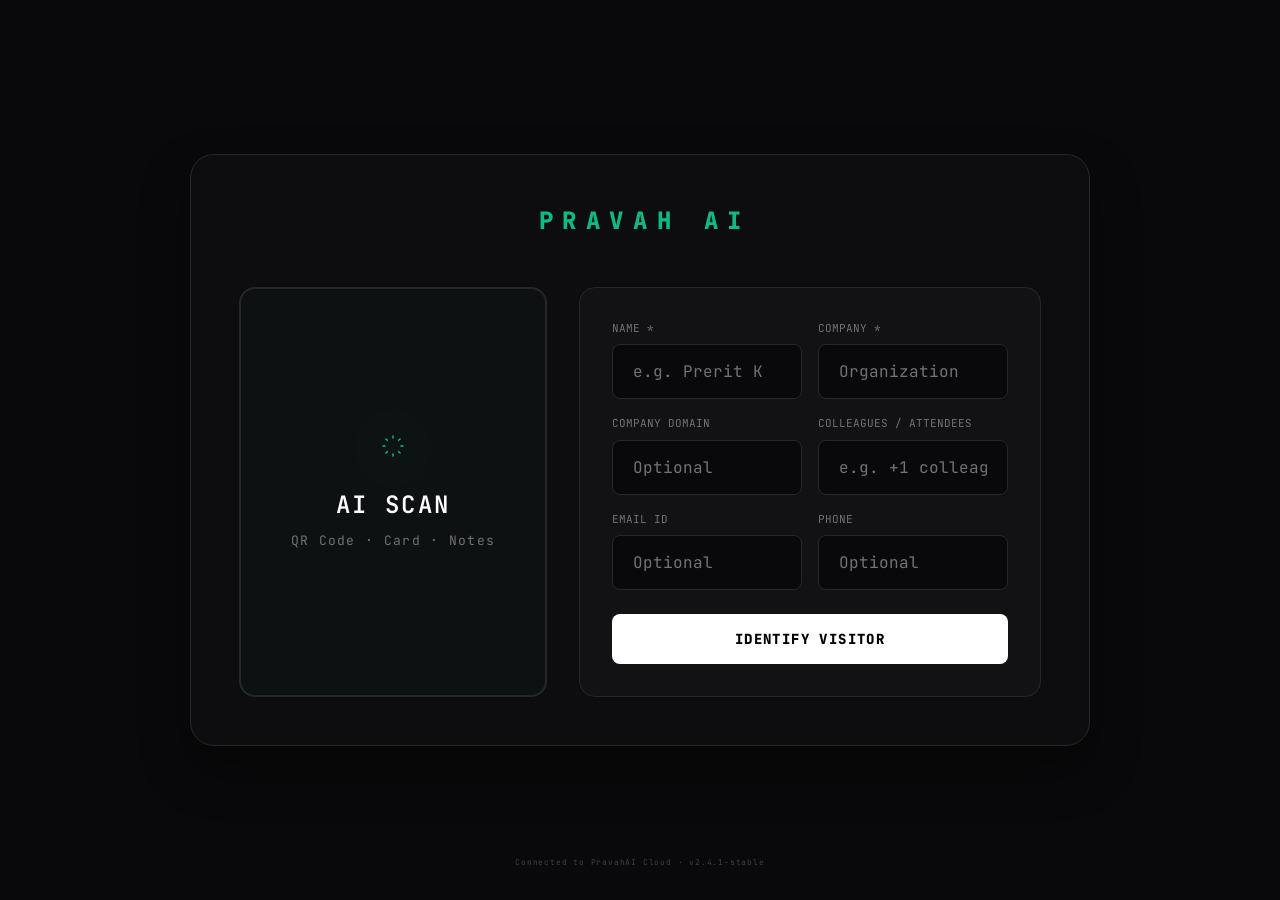
<file: prerit_khandelwal_demo.html>
<!DOCTYPE html><html lang="en"><head><meta charset="UTF-8"><meta name="viewport" content="width=device-width,initial-scale=1"><title>Prerit Khandelwal</title>
<link href="https://fonts.googleapis.com/css2?family=Inter:wght@400;500;600;700;800&family=JetBrains+Mono:wght@400;500&display=swap" rel="stylesheet">
<style>
*{margin:0;padding:0;box-sizing:border-box}
body{background:#09090b;color:#fafafa;font-family:'Inter',sans-serif;font-size:13px;font-variant-numeric:tabular-nums;line-height:1.5;-webkit-font-smoothing:antialiased}
a{color:#10b981;text-decoration:none;transition:color 0.2s}
a:hover{color:#34d399}
.hero{background:#111114;border-bottom:1px solid #27272a;padding:16px 40px;display:flex;flex-direction:column;gap:16px}
.hero-identity-row{display:flex;align-items:center;gap:20px;width:100%}
.avatar{width:56px;height:56px;border-radius:50%;border:2px solid #10b981;flex-shrink:0;object-fit:cover;object-position:center 12%}
.profile-info{flex:1;min-width:0}
.name{font-size:22px;font-weight:800;line-height:1.1;letter-spacing:-0.02em;white-space:nowrap;color:#fff}
.name span{color:#10b981}
.sub{font-size:11px;color:#a1a1aa;letter-spacing:0.02em;margin:3px 0 4px;font-weight:500}
.headline{font-size:12px;color:#71717a;line-height:1.3;max-width:850px}
.hero-recording-controls{margin-left:auto;display:flex;align-items:center;gap:10px;flex-shrink:0}
@keyframes pulse { 0% { opacity: 1; } 50% { opacity: 0.4; } 100% { opacity: 1; } }
.btn-record{display:inline-flex;align-items:center;gap:6px;background:rgba(239,68,68,0.1);border:1px solid rgba(239,68,68,0.2);color:#ef4444;padding:6px 14px;border-radius:4px;font-family:'JetBrains Mono',monospace;font-size:9px;font-weight:700;letter-spacing:0.1em;text-transform:uppercase;cursor:pointer;transition:all 0.1s ease-out;user-select:none}
.btn-record:hover{background:rgba(239,68,68,0.2);border-color:rgba(239,68,68,0.5);color:#ff5f5f}
.btn-record:active{transform:translateY(1px);background:rgba(239,68,68,0.25)}
.record-dot{width:6px;height:6px;background:#ef4444;border-radius:50%;box-shadow:0 0 8px rgba(239,68,68,0.6);animation:record-pulse 1.5s ease-in-out infinite}
@keyframes record-pulse{0%{transform:scale(1);opacity:1;box-shadow:0 0 0 0 rgba(239,68,68,0.4)}70%{transform:scale(1.1);opacity:0.8;box-shadow:0 0 0 6px rgba(239,68,68,0)}100%{transform:scale(1);opacity:1;box-shadow:0 0 0 0 rgba(239,68,68,0)}}

/* BATTLECARD GRID STYLES */
.battlecard-grid{display:grid;grid-template-columns:repeat(3, 1fr);gap:14px;width:100%}
.bc-card{background:#09090b;border:1px solid #27272a;border-radius:6px;padding:14px 16px;display:flex;flex-direction:column;gap:8px;transition:all 0.3s cubic-bezier(0.16,1,0.3,1);position:relative;overflow:hidden}
.bc-card.synced-flash{animation:bcFlash 1.2s ease-out}
@keyframes bcFlash{0%{box-shadow:0 0 0 2px #10b981, 0 0 20px rgba(16,185,129,0.4);border-color:#10b981}100%{box-shadow:none;border-color:#27272a}}
.bc-header{display:flex;justify-content:space-between;align-items:center;margin-bottom:2px}
.bc-title{font-family:'JetBrains Mono',monospace;font-size:10.5px;font-weight:800;color:#71717a;letter-spacing:0.5px;text-transform:uppercase;display:flex;align-items:center;gap:6px}
.bc-dot{width:6px;height:6px;border-radius:50%;display:inline-block;flex-shrink:0}
.bc-dot.g{background:#10b981;box-shadow:0 0 6px rgba(16,185,129,0.5)}
.bc-dot.y{background:#f59e0b;box-shadow:0 0 6px rgba(245,158,11,0.5)}
.bc-dot.b{background:#818cf8;box-shadow:0 0 6px rgba(129,140,248,0.5)}
.bc-badge{font-family:'JetBrains Mono',monospace;font-size:9px;font-weight:800;padding:2px 7px;border-radius:3px;text-transform:uppercase;letter-spacing:0.5px}
.bc-badge.g{background:rgba(16,185,129,0.1);border:1px solid rgba(16,185,129,0.25);color:#10b981}
.bc-badge.y{background:rgba(245,158,11,0.1);border:1px solid rgba(245,158,11,0.25);color:#f59e0b}
.bc-badge.b{background:rgba(129,140,248,0.1);border:1px solid rgba(129,140,248,0.25);color:#818cf8}
.bc-main-val{font-size:14.5px;font-weight:800;color:#fff;line-height:1.35}
.bc-sub-val{font-size:12.5px;color:#a1a1aa;line-height:1.55}
.bc-action-btn{background:none;border:1px dashed #3f3f46;color:#71717a;font-size:9px;font-family:'JetBrains Mono',monospace;padding:3px 8px;border-radius:3px;cursor:pointer;transition:all 0.15s}
.bc-action-btn:hover{color:#10b981;border-color:#10b981;background:rgba(16,185,129,0.05)}
.bc-input{background:#000;border:1px solid #27272a;border-radius:4px;color:#fff;font-size:11px;font-family:'JetBrains Mono',monospace;padding:5px 8px;flex:1;outline:none;transition:border-color 0.2s}
.bc-input:focus{border-color:#10b981}
.bc-sync-btn{background:#10b981;color:#000;border:none;border-radius:4px;font-size:10px;font-family:'JetBrains Mono',monospace;font-weight:800;padding:5px 12px;cursor:pointer;white-space:nowrap;transition:all 0.2s}
.bc-sync-btn:hover{background:#34d399}
.email-pred-chip{display:flex;justify-content:space-between;align-items:center;background:rgba(255,255,255,0.03);border:1px solid #27272a;border-radius:3px;padding:4px 8px;font-size:10px;font-family:'JetBrains Mono',monospace;cursor:pointer;transition:all 0.15s;color:#a1a1aa}
.email-pred-chip:hover{border-color:#3f3f46;background:rgba(255,255,255,0.05)}
.email-pred-chip.active{border-color:#10b981;background:rgba(16,185,129,0.05);color:#10b981}
.pred-conf{font-size:8.5px;color:#71717a}

.avatar-wrapper {
  position: relative;
  display: inline-flex;
  align-items: center;
  justify-content: center;
  cursor: pointer;
  flex-shrink: 0;
}
.avatar-wrapper .avatar {
  width: 58px;
  height: 58px;
  border-radius: 50%;
  border: 2px solid #27272a;
  object-fit: cover;
  object-position: center 12%;
  transition: all 0.3s ease;
  position: relative;
  z-index: 1;
}
.avatar-wrapper.recording .avatar {
  border-color: #ef4444;
  box-shadow: 0 0 14px rgba(239, 68, 68, 0.5);
}
.avatar-wrapper.paused .avatar {
  border-color: #f59e0b;
  box-shadow: 0 0 10px rgba(245, 158, 11, 0.4);
}
.avatar-rec-ring {
  position: absolute;
  top: -4px;
  left: -4px;
  right: -4px;
  bottom: -4px;
  border-radius: 50%;
  border: 2px solid transparent;
  pointer-events: none;
  z-index: 0;
  transition: all 0.3s ease;
}
.avatar-wrapper.recording .avatar-rec-ring {
  border-color: rgba(239, 68, 68, 0.5);
  animation: pulse-avatar-ring 2s infinite ease-in-out;
}
.avatar-wrapper.paused .avatar-rec-ring {
  border-color: rgba(245, 158, 11, 0.4);
  animation: none;
}
@keyframes pulse-avatar-ring {
  0% { transform: scale(1); opacity: 0.9; }
  50% { transform: scale(1.12); opacity: 0.15; }
  100% { transform: scale(1); opacity: 0.9; }
}
.avatar-rec-badge {
  position: absolute;
  bottom: -5px;
  left: 50%;
  transform: translateX(-50%);
  background: #27272a;
  color: #a1a1aa;
  font-family: 'JetBrains Mono', monospace;
  font-size: 7.5px;
  font-weight: 800;
  padding: 1px 6px;
  border-radius: 8px;
  display: flex;
  align-items: center;
  gap: 3px;
  border: 1px solid rgba(255, 255, 255, 0.15);
  box-shadow: 0 2px 4px rgba(0,0,0,0.6);
  z-index: 2;
  white-space: nowrap;
  letter-spacing: 0.5px;
  transition: all 0.2s ease;
}
.avatar-wrapper.recording .avatar-rec-badge {
  background: #ef4444;
  color: #fff;
  border-color: rgba(255, 255, 255, 0.3);
}
.avatar-wrapper.paused .avatar-rec-badge {
  background: #f59e0b;
  color: #000;
  border-color: rgba(245, 158, 11, 0.5);
}
.avatar-rec-dot {
  width: 4px;
  height: 4px;
  border-radius: 50%;
  background: #fff;
  display: inline-block;
}
.avatar-wrapper.recording .avatar-rec-dot {
  animation: pulse-red 1.5s infinite;
}

@media (max-width: 1200px) {
  .battlecard-grid { grid-template-columns: 1fr; }
}
@media (max-width: 900px) {
  .hero-identity-row { flex-direction: column; align-items: flex-start; gap: 14px; }
  .hero-recording-controls { margin-left: 0; width: 100%; justify-content: flex-start; }
}
.tabs{background:#18181b;border-bottom:1px solid #27272a;display:flex;padding:0 40px}
.tab{padding:14px 20px;font-size:12px;font-weight:700;letter-spacing:0.05em;text-transform:uppercase;color:#71717a;cursor:pointer;border-bottom:2px solid transparent;background:none;border-top:none;border-left:none;border-right:none;font-family:'Inter',sans-serif;transition:all 0.2s}
.tab:hover{color:#fafafa}.tab.active{color:#10b981;border-bottom-color:#10b981}
.body{padding:32px 40px;max-width:1400px}
.panel{display:none}.panel.active{display:block}
.sec{font-family:'JetBrains Mono',monospace;font-size:10px;letter-spacing:3px;text-transform:uppercase;color:#7ecba1;margin-bottom:16px;padding-bottom:8px;border-bottom:1px solid #1e1e1e}
.tl{padding-left:20px;border-left:1px solid #222}
.tj{margin-bottom:24px;padding-left:16px;position:relative}
.tj::before{content:'';position:absolute;left:-20px;top:6px;width:7px;height:7px;border-radius:50%;background:#333;border:1px solid #444}
.tj.act::before{background:#7ecba1;box-shadow:0 0 8px rgba(126,203,161,0.4)}
.tj-top{display:flex;justify-content:space-between;align-items:flex-start}
.co{font-size:15px;font-weight:700}
.ro{font-size:12px;color:#a1a1aa;margin:3px 0}
.mt{font-family:'JetBrains Mono',monospace;font-size:10px;color:#71717a;margin-bottom:6px}
.dur{font-family:'JetBrains Mono',monospace;font-size:10px;background:#181818;border:1px solid #222;padding:2px 8px;border-radius:2px;white-space:nowrap}
.abadge{font-family:'JetBrains Mono',monospace;font-size:9px;color:#4caf7a;background:rgba(76,175,122,.1);border:1px solid rgba(76,175,122,.2);padding:2px 8px;border-radius:2px;display:block;margin-top:4px;text-align:center}
.desc{font-size:12px;color:#a1a1aa;line-height:1.6;border-left:2px solid #1e1e1e;padding-left:10px;margin-top:6px}
.ov2{display:grid;grid-template-columns:1fr 1fr;gap:14px;margin-bottom:24px}
.oc{background:#161616;border:1px solid #1e1e1e;border-radius:3px;padding:12px}
.oc.full{grid-column:1/-1}
.ot{font-size:10px;font-weight:800;letter-spacing:1px;text-transform:uppercase;color:#10b981;margin-bottom:8px;opacity:0.9}
.ob{font-size:13px;color:#a1a1aa;line-height:1.6;font-weight:450;font-family:'Inter',sans-serif}
.yc-badge { background:#161616; border:1px solid #27272a; color:#f59e0b; font-family:'JetBrains Mono',monospace; font-size:10px; padding:4px 8px; border-radius:2px; font-weight:700 }

/* RECORDING STATE ANIMATIONS */
@keyframes pulse-red {
  0% { box-shadow: 0 0 0 0 rgba(239, 68, 68, 0.4); }
  70% { box-shadow: 0 0 0 10px rgba(239, 68, 68, 0); }
  100% { box-shadow: 0 0 0 0 rgba(239, 68, 68, 0); }
}
.recording-active .record-dot {
  background: #ef4444 !important;
  animation: pulse-red 2s infinite;
}
.recording-active .btn-record {
  background: rgba(239, 68, 68, 0.1) !important;
  border-color: rgba(239, 68, 68, 0.3) !important;
  color: #ef4444 !important;
}

/* COMPANY DETAILS REDESIGN */
#company-details { display: none; flex-direction: column; font-family: 'Inter', sans-serif; background: #0a0a0a; color: #f1f5f9; }
#company-details.active { display: flex; }
.ci-card { background: #0f0f11; border: 1px solid #1e1e24; border-radius: 6px; }
.ci-grid-4 { display: grid; grid-template-columns: repeat(4, 1fr); gap: 24px; }
.ci-grid-3 { display: grid; grid-template-columns: repeat(3, 1fr); gap: 20px; }
.ci-lbl { font-family: 'JetBrains Mono', monospace; font-size: 9px; font-weight: 700; color: #71717a; text-transform: uppercase; letter-spacing: 0.5px; display: flex; align-items: center; gap: 6px; margin-bottom: 6px; }
.ci-val { font-size: 14px; font-weight: 600; color: #fff; }
.ci-sub { font-size: 10px; color: #71717a; font-weight: 400; text-transform: uppercase; margin-left: 4px; }
.dot { width: 6px; height: 6px; border-radius: 50%; display: inline-block; flex-shrink: 0; }
.dot.g { background: #10b981; box-shadow: 0 0 6px rgba(16,185,129,0.4); }
.dot.y { background: #f59e0b; box-shadow: 0 0 6px rgba(245,158,11,0.4); }
.dot.r { background: #ef4444; box-shadow: 0 0 6px rgba(239,68,68,0.4); }
.ci-tag { display: inline-block; font-size: 9px; padding: 4px 8px; border-radius: 4px; background: rgba(255,255,255,0.03); border: 1px solid #27272a; color: #a1a1aa; font-weight: 600; }
.ci-tag.g-text { border-color: rgba(16,185,129,0.2); color: #10b981; background: rgba(16,185,129,0.05); }
.ci-tag.y-text { border-color: rgba(245,158,11,0.2); color: #f59e0b; background: rgba(245,158,11,0.05); }
.ci-tag.r-text { border-color: rgba(239,68,68,0.2); color: #ef4444; background: rgba(239,68,68,0.05); }
.ac{background:#161616;border:1px solid #1e1e1e;border-radius:3px;padding:14px;margin-bottom:10px;display:flex;gap:12px}
.pill{font-family:'JetBrains Mono',monospace;font-size:9px;letter-spacing:1px;text-transform:uppercase;padding:3px 8px;border-radius:2px;flex-shrink:0;margin-top:2px;height:fit-content}
.p-share{background:rgba(126,203,161,.1);color:#7ecba1;border:1px solid rgba(126,203,161,.2)}
.p-repost{background:rgba(92,158,224,.1);color:#5c9de0;border:1px solid rgba(92,158,224,.2)}
.p-like{background:rgba(76,175,122,.1);color:#4caf7a;border:1px solid rgba(76,175,122,.2)}
.p-comment{background:rgba(224,92,92,.1);color:#e05c5c;border:1px solid rgba(224,92,92,.2)}
.p-react{background:rgba(150,100,200,.1);color:#b090e0;border:1px solid rgba(150,100,200,.2)}
.ac-txt{font-size:12px;color:#a1a1aa;line-height:1.5;display:-webkit-box;-webkit-line-clamp:2;-webkit-box-orient:vertical;overflow:hidden}
.ac-lnk{font-family:'JetBrains Mono',monospace;font-size:10px;color:#71717a;margin-top:4px;display:block}
.ac-lnk:hover{color:#7ecba1}
.cg{background:#161616;border:1px solid #1e1e1e;border-radius:3px;padding:14px;margin-bottom:8px}
.cn{font-size:13px;font-weight:700;margin-bottom:2px}
.cm{font-size:11px;color:#71717a;font-family:'JetBrains Mono',monospace}
.cs-grid{display:grid;grid-template-columns:1fr 1fr;gap:8px}
.cs-item{background:#111;border:1px solid #1e1e1e;border-radius:3px;padding:10px 12px}
.cs-title{font-size:12px;color:#a1a1aa;line-height:1.4}
.cs-tag{display:inline-block;font-family:'JetBrains Mono',monospace;font-size:9px;background:rgba(126,203,161,.08);border:1px solid rgba(126,203,161,.15);color:#7ecba1;padding:2px 6px;border-radius:2px;margin-top:4px}
.cs-del{opacity:0.35}

/* P3 SUMMARY PANEL */
@keyframes summaryFadeIn { from { opacity:0; transform:translateY(12px) } to { opacity:1; transform:translateY(0) } }
@keyframes shimmer { 0% { background-position: -400px 0 } 100% { background-position: 400px 0 } }
.summary-loading-line { height:14px; border-radius:3px; background:linear-gradient(90deg,#1a1a1a 25%,#27272a 50%,#1a1a1a 75%); background-size:400px 100%; animation:shimmer 1.5s infinite linear; margin-bottom:10px }
.summary-loading-line:last-child { width:60% }
.summary-section { background:#111114; border:1px solid #27272a; border-radius:6px; padding:14px 20px; margin-bottom:10px; animation:summaryFadeIn 0.5s ease both }
.summary-section-title { font-family:'JetBrains Mono',monospace; font-size:9px; font-weight:800; color:#10b981; letter-spacing:0.12em; text-transform:uppercase; margin-bottom:10px; display:flex; align-items:center; gap:8px }
.summary-section-title .ss-dot { width:6px; height:6px; border-radius:50%; background:#10b981; box-shadow:0 0 8px rgba(16,185,129,0.5) }
.summary-editable { background:#0d0d0f; border:1px dashed #3f3f46; border-radius:4px; padding:12px 14px; color:#e4e4e7; font-size:13px; line-height:1.7; min-height:120px; outline:none; transition:border-color 0.2s }
.summary-editable:focus { border-color:#10b981; border-style:solid }
.summary-editable.approved { border:1px solid rgba(16,185,129,0.3); background:rgba(16,185,129,0.02); pointer-events:none }
.summary-meta { display:flex; gap:12px; margin-bottom:10px; flex-wrap:wrap }
.summary-meta-item { font-size:9px; color:#71717a; font-family:'JetBrains Mono',monospace }
.summary-meta-item strong { color:#a1a1aa }
.summary-actions { display:flex; gap:10px; margin-top:10px; align-items:center }
.btn-approve { display:inline-flex; align-items:center; gap:6px; background:rgba(16,185,129,0.12); border:1px solid rgba(16,185,129,0.25); color:#10b981; padding:8px 18px; border-radius:4px; font-family:'JetBrains Mono',monospace; font-size:10px; font-weight:700; letter-spacing:0.08em; text-transform:uppercase; cursor:pointer; transition:all 0.2s }
.btn-approve:hover { background:rgba(16,185,129,0.2); border-color:rgba(16,185,129,0.5) }
.btn-approve.done { background:rgba(16,185,129,0.15); color:#10b981; pointer-events:none }
.btn-edit { display:none; align-items:center; gap:6px; background:rgba(255,255,255,0.05); border:1px solid #27272a; color:#71717a; padding:8px 18px; border-radius:4px; font-family:'JetBrains Mono',monospace; font-size:10px; font-weight:700; letter-spacing:0.08em; text-transform:uppercase; cursor:pointer; transition:all 0.2s }
.btn-edit:hover { background:rgba(255,255,255,0.08); color:#e4e4e7; border-color:#3f3f46 }
.btn-send { display:inline-flex; align-items:center; gap:6px; background:#10b981; border:none; color:#000; padding:8px 18px; border-radius:4px; font-family:'JetBrains Mono',monospace; font-size:10px; font-weight:800; letter-spacing:0.08em; text-transform:uppercase; cursor:pointer; transition:all 0.2s }
.btn-send:hover { background:#34d399; transform:translateY(-1px) }
.btn-send:disabled { opacity:0.3; pointer-events:none; transform:none }
.btn-send.sent { background:rgba(16,185,129,0.15); color:#10b981; pointer-events:none }
.email-field { display:flex; align-items:center; gap:8px; margin-bottom:6px }
.email-field-label { font-family:'JetBrains Mono',monospace; font-size:9px; color:#71717a; letter-spacing:0.1em; text-transform:uppercase; width:60px; flex-shrink:0 }
.email-field-input { flex:1; background:#0d0d0f; border:1px solid #27272a; color:#e4e4e7; padding:0 12px; height:32px; border-radius:4px; font-family:'Inter',sans-serif; font-size:12px; transition:border-color 0.2s }
.email-field-input:focus { outline:none; border-color:#10b981 }
.email-chip { display:inline-flex; align-items:center; gap:4px; background:rgba(16,185,129,0.08); border:1px solid rgba(16,185,129,0.15); color:#10b981; padding:3px 8px; border-radius:3px; font-size:10px; font-family:'JetBrains Mono',monospace }
.email-chip-remove { cursor:pointer; color:#71717a; font-size:12px; line-height:1 }
.email-chip-remove:hover { color:#ef4444 }
.email-body-preview { background:#0d0d0f; border:1px solid #27272a; border-radius:4px; padding:10px 14px; color:#a1a1aa; font-size:11px; line-height:1.6; max-height:140px; overflow-y:auto }
.disabled-overlay { opacity:0.35; pointer-events:none; filter:grayscale(0.5) }
.cal-row { display:flex; gap:10px; margin-bottom:6px }
.cal-row .email-field { flex:1; margin-bottom:0 }

/* SUMMARY BULLET ITEMS */
.s-item { color:#d4d4d8; font-size:11.5px; line-height:1.5; padding:4px 24px 4px 14px; position:relative; border-radius:3px; border:1px solid transparent; transition:border-color 0.15s, background 0.15s; outline:none; cursor:text }
.s-item::before { content:'•'; position:absolute; left:2px; color:#3f3f46 }
.s-item:focus { border-color:#27272a; background:rgba(255,255,255,0.02) }
.s-item-commit { color:#e4e4e7; font-weight:500 }
.s-item-commit::before { color:#10b981 }
.s-item-q { color:#d4d4d8 }
.s-item-q::before { color:#ef4444 }
.s-item-pain { color:#fff; font-weight:600; background:rgba(239,68,68,0.04); border:1px solid rgba(239,68,68,0.12); border-radius:4px; padding:5px 24px 5px 14px }
.s-item-pain::before { color:#ef4444; font-size:13px }
.s-del { position:absolute; right:6px; top:50%; transform:translateY(-50%); color:#3f3f46; font-size:13px; cursor:pointer; opacity:0; transition:opacity 0.15s; line-height:1; font-style:normal; user-select:none }
.s-item:hover .s-del { opacity:1 }
.s-del:hover { color:#ef4444 }
.s-add { display:block; width:100%; margin-top:6px; background:none; border:1px dashed #27272a; color:#52525b; padding:3px; border-radius:3px; font-family:'JetBrains Mono',monospace; font-size:8px; letter-spacing:0.05em; cursor:pointer; transition:all 0.15s; text-align:center }
.s-add:hover { border-color:#10b981; color:#10b981; background:rgba(16,185,129,0.03) }
.s-badge-cal { display:inline-block; font-family:'JetBrains Mono',monospace; font-size:8px; background:rgba(129,140,248,0.1); border:1px solid rgba(129,140,248,0.2); color:#818cf8; padding:1px 6px; border-radius:2px; margin-left:6px; vertical-align:middle; letter-spacing:0.02em; pointer-events:none }

@media (max-width: 1024px) {
  .hero { flex-direction: column; align-items: flex-start; padding: 32px 40px; gap: 32px; }
  .profile-info { width: 100% !important; max-width: 100% !important; }
  .name { white-space: normal !important; }
  .rel-box, .profile-actions { margin-left: 0 !important; align-self: stretch; align-items: flex-start; }
  .rel-box { flex-direction: row; flex-wrap: wrap; }
}

@media (max-width: 768px) {
  .hero { padding: 24px 20px; }
  .avatar { width: 60px; height: 60px; }
  .name { font-size: 24px; }
  .rel-box { flex-direction: column; gap: 16px; }
  .rel-box > div { border-left: none !important; padding-left: 0 !important; border-top: 1px solid #222; padding-top: 12px; }
  .input-group input { width: 100%; }
  .tabs { padding: 0 20px; overflow-x: auto; -webkit-overflow-scrolling: touch; }
  .tab { padding: 12px 14px; font-size: 10px; }
  .body { padding: 20px; }
  .ov2 { grid-template-columns: 1fr; }
  .cs-grid { grid-template-columns: 1fr; }
}

/* Live Item Animation */
@keyframes itemAppear {
  from { opacity: 0; transform: translateY(10px); filter: blur(4px); }
  to { opacity: 1; transform: translateY(0); filter: blur(0); }
}
.new-item { animation: itemAppear 0.6s cubic-bezier(0.16, 1, 0.3, 1) forwards; }
.streaming-text {
  display: inline-block;
  overflow: hidden;
  white-space: nowrap;
  animation: typing 1s steps(40, end);
}
@keyframes typing {
  from { width: 0 }
  to { width: 100% }
}


/* P0 Capture Screen Styles */
.capture-container {
  position: fixed;
  inset: 0;
  background: #09090b;
  z-index: 10000;
  display: flex;
  align-items: center;
  justify-content: center;
  font-family: 'Inter', -apple-system, sans-serif;
}
.capture-card {
  width: 100%;
  max-width: 540px;
  background: #0d0d0f;
  border: 1px solid #27272a;
  border-radius: 24px;
  padding: 48px;
  box-shadow: 0 24px 48px rgba(0,0,0,0.4);
  animation: captureFadeIn 0.6s cubic-bezier(0.16, 1, 0.3, 1);
}
@keyframes captureFadeIn {
  from { opacity: 0; transform: translateY(20px); }
  to { opacity: 1; transform: translateY(0); }
}
.capture-btn {
  background: rgba(255,255,255,0.03);
  border: 1px solid #27272a;
  border-radius: 16px;
  padding: 16px;
  display: flex;
  flex-direction: column;
  align-items: center;
  justify-content: center;
  gap: 12px;
  cursor: pointer;
  transition: all 0.2s ease;
  color: #a1a1aa;
  min-height: 100px;
}
.capture-btn:hover {
  background: rgba(16,185,129,0.04);
  border-color: #10b981;
  color: #fff;
  transform: translateY(-2px);
}
.capture-btn svg { width: 24px; height: 24px; margin-bottom: 0px; }
.capture-btn span { font-family: 'JetBrains Mono', monospace; font-size: 8px; font-weight: 800; text-transform: uppercase; letter-spacing: 0.1em; text-align: center; }

.capture-input {
  width: 100%;
  background: #09090b;
  border: 1px solid #27272a;
  border-radius: 8px;
  padding: 16px 20px;
  color: #fff;
  font-family: 'JetBrains Mono', monospace;
  font-size: 16px;
  outline: none;
  transition: border-color 0.2s;
  box-sizing: border-box;
}
.capture-input::placeholder {
  color: #71717a;
  opacity: 1;
}
.capture-input:focus { border-color: #10b981; }

.scanning-overlay {
  position: absolute;
  inset: 0;
  background: #0d0d0f;
  display: none;
  flex-direction: column;
  align-items: center;
  justify-content: center;
  border-radius: 24px;
  z-index: 10;
}
.scanning-bar {
  width: 200px;
  height: 2px;
  background: #10b981;
  box-shadow: 0 0 20px #10b981;
  position: relative;
  overflow: hidden;
}
.scanning-bar::after {
  content: '';
  position: absolute;
  top: 0; left: -100%; width: 100%; height: 100%;
  background: linear-gradient(90deg, transparent, #fff, transparent);
  animation: scanAnim 1.5s infinite;
}
@keyframes scanAnim {
  0% { left: -100%; }
  100% { left: 100%; }
}

</style></head><body>

<!-- P0: VISITOR CAPTURE SCREEN -->
<div id="capture-screen" class="capture-container">
  <div class="capture-card" style="position:relative; max-width:900px; padding: 48px;">
    <!-- Brand -->
    <div style="text-align:center; margin-bottom:48px;">
      <div style="font-family:'JetBrains Mono',monospace; font-size:24px; font-weight:800; color:#10b981; letter-spacing:0.4em; text-transform:uppercase; padding-left:0.4em;">Pravah AI</div>
    </div>

    <div style="display:grid; grid-template-columns: 1.2fr 1.8fr; gap:32px;">
      <!-- AI SCAN FLOW -->
      <div style="display:flex; flex-direction:column; gap:16px;">
        <div class="capture-btn" onclick="startIdentification('AI Scan')" style="flex:1; gap:24px; padding:48px 32px; border-width:2px; background:rgba(16,185,129,0.02)">
          <div style="position:relative;">
            <svg xmlns="http://www.w3.org/2000/svg" width="64" height="64" viewBox="0 0 24 24" fill="none" stroke="#10b981" stroke-width="1.5" stroke-linecap="round" stroke-linejoin="round"><path d="M12 2v2"></path><path d="M12 20v2"></path><path d="m4.93 4.93 1.41 1.41"></path><path d="m17.66 17.66 1.41 1.41"></path><path d="M2 12h2"></path><path d="M20 12h2"></path><path d="m6.34 17.66-1.41 1.41"></path><path d="m19.07 4.93-1.41 1.41"></path></svg>
            <div style="position:absolute; inset:0; background:#10b981; filter:blur(24px); opacity:0.1"></div>
          </div>
          <div style="text-align:center">
            <span style="font-size:24px; font-weight:600; color:#fff; display:block; margin-bottom:8px; letter-spacing:0.1em; text-transform:uppercase;">AI Scan</span>
            <span style="font-size:13px; color:#71717a; font-weight:400; text-transform:none; font-family:'JetBrains Mono', monospace;">QR Code · Card · Notes</span>
          </div>
        </div>
      </div>

      <!-- MANUAL ENTRY FLOW -->
      <div style="display:flex; flex-direction:column; gap:16px;">
        <div style="background:rgba(255,255,255,0.02); border:1px solid #27272a; border-radius:16px; padding:32px; flex:1; display:flex; flex-direction:column; justify-content:center">
          <div style="display:grid; grid-template-columns: 1fr 1fr; gap:16px; margin-bottom:16px;">
            <div>
              <label style="font-size:11px; color:#71717a; text-transform:uppercase; margin-bottom:8px; display:block; font-family:'JetBrains Mono',monospace">Name *</label>
              <input type="text" id="manual-name" class="capture-input" placeholder="e.g. Prerit K" spellcheck="false">
            </div>
            <div>
              <label style="font-size:11px; color:#71717a; text-transform:uppercase; margin-bottom:8px; display:block; font-family:'JetBrains Mono',monospace">Company *</label>
              <input type="text" id="manual-company" class="capture-input" placeholder="Organization" spellcheck="false">
            </div>
          </div>
          <div style="display:grid; grid-template-columns: 1fr 1fr; gap:16px; margin-bottom:16px;">
            <div>
              <label style="font-size:11px; color:#71717a; text-transform:uppercase; margin-bottom:8px; display:block; font-family:'JetBrains Mono',monospace">Company Domain</label>
              <input type="text" id="manual-domain" class="capture-input" placeholder="Optional" spellcheck="false">
            </div>
            <div>
              <label style="font-size:11px; color:#71717a; text-transform:uppercase; margin-bottom:8px; display:block; font-family:'JetBrains Mono',monospace">Colleagues / Attendees</label>
              <input type="text" id="manual-attendees" class="capture-input" placeholder="e.g. +1 colleague or Murali (CISO)" spellcheck="false">
            </div>
          </div>
          <div style="display:grid; grid-template-columns: 1fr 1fr; gap:16px; margin-bottom:24px;">
            <div>
              <label style="font-size:11px; color:#71717a; text-transform:uppercase; margin-bottom:8px; display:block; font-family:'JetBrains Mono',monospace">Email ID</label>
              <input type="email" id="manual-email" class="capture-input" placeholder="Optional" spellcheck="false">
            </div>
            <div>
              <label style="font-size:11px; color:#71717a; text-transform:uppercase; margin-bottom:8px; display:block; font-family:'JetBrains Mono',monospace">Phone</label>
              <input type="tel" id="manual-phone" class="capture-input" placeholder="Optional" spellcheck="false">
            </div>
          </div>
          <button onclick="handleManualSubmit()" style="width:100%; background:#fff; color:#000; border:none; border-radius:8px; padding:16px; font-family:'JetBrains Mono',monospace; font-size:14px; font-weight:800; letter-spacing:0.1em; cursor:pointer; transition: all 0.2s;" onmouseover="this.style.background='#10b981'" onmouseout="this.style.background='#fff'">IDENTIFY VISITOR</button>
        </div>
      </div>
    </div>

    <!-- Scanning State Overlay -->
    <div id="scanning-overlay" class="scanning-overlay">
      <div class="scanning-bar" style="margin-bottom:24px;"></div>
      <div id="scanning-text" style="font-family:'JetBrains Mono',monospace; font-size:10px; color:#10b981; letter-spacing:0.1em; text-transform:uppercase;">Scanning...</div>
      <div style="color:#71717a; font-size:11px; margin-top:8px;">Running identity resolution...</div>
    </div>
  </div>
  
  <div style="position:fixed; bottom:32px; color:#3f3f46; font-family:'JetBrains Mono',monospace; font-size:8px; letter-spacing:0.1em;">Connected to PravahAI Cloud · v2.4.1-stable</div>
</div>



<div id="main-app-container" style="display:none;">


<div id="flow-tabs" style="display:flex; align-items:center; padding: 6px 40px; background:#000; border-bottom:1px solid #111; gap: 24px; position: sticky; top: 0; z-index: 1000;">
  <div onclick="window.history.back()" style="cursor:pointer; display:flex; align-items:center; color:#71717a; transition:color 0.2s; margin-right: 12px;" onmouseover="this.style.color='#fff'" onmouseout="this.style.color='#71717a'">
    <svg xmlns="http://www.w3.org/2000/svg" width="10" height="10" viewBox="0 0 24 24" fill="none" stroke="currentColor" stroke-width="3" stroke-linecap="round" stroke-linejoin="round" style="margin-right:4px"><line x1="19" y1="12" x2="5" y2="12"></line><polyline points="12 19 5 12 12 5"></polyline></svg>
    <span style="font-family:'JetBrains Mono',monospace; font-size:7px; font-weight:800; letter-spacing:0.1em; text-transform:uppercase;">Back</span>
  </div>
  <div id="flow-tab-1" onclick="returnToCaptureScreen()" style="cursor:pointer; font-family:'JetBrains Mono',monospace; font-size:7px; font-weight:800; color:#10b981; border-bottom:1px solid #10b981; letter-spacing:0.1em; transition: all 0.3s ease;">P1: IDENTITY RESOLUTION</div>
  <div id="flow-tab-2" onclick="show('intelligence', document.querySelector('.tab[onclick*=\'intelligence\']'))" style="cursor:pointer; font-family:'JetBrains Mono',monospace; font-size:7px; font-weight:800; color:#3f3f46; letter-spacing:0.1em; transition: all 0.3s ease;">P2: PROFILE INTELLIGENCE</div>
  <div id="flow-tab-3" onclick="show('meeting-summary', document.getElementById('summary-tab-btn'))" style="cursor:pointer; font-family:'JetBrains Mono',monospace; font-size:7px; font-weight:800; color:#3f3f46; letter-spacing:0.1em; transition: all 0.3s ease;">P3: SUMMARY & FOLLOW-UP</div>
</div>

<div class="hero">
  <!-- Redesigned High-Density Cohesive Header Bar -->
  <div class="hero-identity-row" style="display:flex; align-items:center; justify-content:space-between; gap:16px; background:rgba(0,0,0,0.35); border:1px solid #27272a; border-radius:8px; padding:10px 16px; margin-bottom:12px;">
    
    <!-- Left: Identity, Role, Email & Context Pills -->
    <div style="display:flex; align-items:center; gap:14px; min-width:0;">
      <!-- Avatar with REC ring -->
      <div class="avatar-wrapper recording" id="avatar-wrapper" onclick="handleAvatarClick()" title="Click to Pause/Resume" style="flex-shrink:0;">
        <img class="avatar" id="hero-avatar" src="/prerit_khandelwal.png" alt="Prerit Khandelwal" style="width:48px; height:48px;">
        <div class="avatar-rec-ring" id="avatar-rec-ring"></div>
        <div class="avatar-rec-badge" id="avatar-rec-badge">
          <span class="avatar-rec-dot"></span>
          <span id="avatar-rec-text">REC</span>
        </div>
      </div>

      <!-- Identity & Info Cluster -->
      <div style="display:flex; flex-direction:column; gap:4px; min-width:0;">
        <!-- Row 1: Name + Tier Tag + Inline Email Pill + Send Invite Button -->
        <div style="display:flex; align-items:center; gap:8px; flex-wrap:wrap;">
          <div class="name" style="font-size:17px; font-weight:800; color:#fff; letter-spacing:-0.02em;">Prerit <span style="color:#10b981;">Khandelwal</span></div>
          <span class="ci-tag g-text" style="font-family:'JetBrains Mono',monospace; font-size:9px; padding:2px 8px; font-weight:700;">TIER A · BUYING COMMITTEE</span>
          
          <!-- Compact Inline Email Pill -->
          <div id="email-resolved-view" style="display:inline-flex; align-items:center; gap:6px; background:rgba(255,255,255,0.03); border:1px solid #27272a; padding:2px 8px; border-radius:4px;">
            <span class="bc-dot g" id="email-dot" style="width:5px; height:5px;"></span>
            <span id="display-email" style="font-family:'JetBrains Mono',monospace; font-size:11px; font-weight:600; color:#fff;">prerit.khandelwal@delhivery.com</span>
            <span class="bc-badge g" id="email-status-badge" style="font-size:7.5px; padding:1px 4px;">VERIFIED</span>
            <span onclick="toggleEmailEdit(true)" style="color:#71717a; cursor:pointer; font-size:9.5px; display:inline-flex; align-items:center; margin-left:2px;" title="Edit email" onmouseover="this.style.color='#10b981'" onmouseout="this.style.color='#71717a'">
              <svg xmlns="http://www.w3.org/2000/svg" width="9" height="9" viewBox="0 0 24 24" fill="none" stroke="currentColor" stroke-width="2.5" stroke-linecap="round" stroke-linejoin="round"><path d="M12 20h9"></path><path d="M16.5 3.5a2.121 2.121 0 0 1 3 3L7 19l-4 1 1-4L16.5 3.5z"></path></svg>
            </span>
          </div>

          <!-- Send Meeting Invite Button (Directly Next to Email) -->
          <button onclick="openInviteModal()" id="hero-send-invite-btn" class="bc-sync-btn" style="display:inline-flex; align-items:center; gap:5px; background:#10b981; color:#000; padding:3px 9px; font-size:10px; font-weight:800; border-radius:4px; transition:all 0.2s; white-space:nowrap; cursor:pointer;" title="Send Calendar Invite">
            <svg xmlns="http://www.w3.org/2000/svg" width="10" height="10" viewBox="0 0 24 24" fill="none" stroke="currentColor" stroke-width="2.5" stroke-linecap="round" stroke-linejoin="round"><rect x="3" y="4" width="18" height="18" rx="2" ry="2"></rect><line x1="16" y1="2" x2="16" y2="6"></line><line x1="8" y1="2" x2="8" y2="6"></line><line x1="3" y1="10" x2="21" y2="10"></line></svg>
            <span id="hero-send-invite-text">Send Invite</span>
          </button>

          <!-- Hidden inline edit view for email -->
          <div id="email-edit-view" style="display:none; align-items:center; gap:6px;">
            <input type="text" id="custom-verify-email" value="prerit.khandelwal@delhivery.com" class="bc-input" style="padding:2px 6px; font-size:10.5px; width:190px;" placeholder="Enter email">
            <button onclick="confirmAndSyncCRM()" id="btn-verify-sync" class="bc-sync-btn" style="padding:2px 8px; font-size:9px;">Save</button>
            <span onclick="toggleEmailEdit(false)" style="color:#71717a; cursor:pointer; font-size:10px;">✕</span>
          </div>
        </div>

        <!-- Row 2: Subtitle & Context Pills -->
        <div style="display:flex; align-items:center; gap:8px; flex-wrap:wrap; font-size:11.5px; color:#a1a1aa;">
          <span>VP, Supply Chain Operations · <strong style="color:#fff;">Delhivery</strong> · Gurugram</span>
          <span style="color:#3f3f46;">•</span>
          <span style="color:#10b981; font-family:'JetBrains Mono',monospace; font-size:9.5px; background:rgba(16,185,129,0.08); padding:1px 6px; border-radius:3px; border:1px solid rgba(16,185,129,0.2);">UAE Expansion & APIs</span>
          <span style="color:#818cf8; font-family:'JetBrains Mono',monospace; font-size:9.5px; background:rgba(129,140,248,0.08); padding:1px 6px; border-radius:3px; border:1px solid rgba(129,140,248,0.2);">Budget Owner ($120k)</span>
        </div>
      </div>
    </div>

    <!-- Right: Tight Action Controls Dock -->
    <div style="display:flex; align-items:center; gap:8px; flex-shrink:0;">
      <!-- Start / Restart Recording Button (shown when stopped) -->
      <button class="btn-record" id="restart-record-btn" onclick="restartRecording()" style="display:none; background:rgba(239, 68, 68, 0.1); border:1px solid rgba(239, 68, 68, 0.3); color:#ef4444; align-items:center; gap:5px; font-size:10.5px; padding:6px 12px;" title="Start new live recording session">
        <span style="width:5px; height:5px; background:#ef4444; border-radius:50%; display:inline-block; animation:pulse-red 1.5s infinite;"></span>
        <span>Start Recording</span>
      </button>

      <!-- Pause / Resume Button (shown during recording) -->
      <button class="btn-record" id="pause-btn" onclick="togglePauseRecording()" style="background:rgba(245, 158, 11, 0.1); border:1px solid rgba(245, 158, 11, 0.3); color:#f59e0b; display:inline-flex; align-items:center; gap:5px; font-size:10.5px; padding:6px 12px;" title="Pause / Resume recording">
        <svg id="pause-icon" xmlns="http://www.w3.org/2000/svg" width="10" height="10" viewBox="0 0 24 24" fill="currentColor"><rect x="6" y="4" width="4" height="16"></rect><rect x="14" y="4" width="4" height="16"></rect></svg>
        <span id="pause-btn-text">Pause</span>
      </button>

      <!-- Stop & Generate Summary Button (shown during recording) -->
      <button class="btn-record" id="stop-summary-btn" style="background:rgba(239, 68, 68, 0.08); border:1px solid rgba(239, 68, 68, 0.25); color:#ef4444; display:inline-flex; align-items:center; gap:5px; font-size:10.5px; padding:6px 12px;" onclick="stopAndSummary()">
        <svg xmlns="http://www.w3.org/2000/svg" width="10" height="10" viewBox="0 0 24 24" fill="none" stroke="currentColor" stroke-width="2.5" stroke-linecap="round" stroke-linejoin="round"><rect x="3" y="3" width="18" height="18" rx="2" ry="2"></rect></svg>
        Stop & Summary
      </button>
    </div>
  </div>

  <!-- 3-Card High-Density Battlecard Grid -->
  <div class="battlecard-grid">
    
    <!-- CARD 1: VISITOR OPPORTUNITY & CRM CONTEXT -->
    <div class="bc-card" id="bc-crm-card">
      <div class="bc-header">
        <div class="bc-title"><span class="bc-dot y" id="crm-dot"></span>OPPORTUNITY & CRM</div>
        <div style="display:flex; align-items:center; gap:4px;">
          <span class="bc-badge y" id="crm-badge">STAGE 3 · EVAL</span>
          <span class="bc-badge y" id="crm-owner-badge" style="background:rgba(255,255,255,0.05); color:#a1a1aa; border-color:#3f3f46;">OWNER: RAJ MEHTA</span>
        </div>
      </div>
      <div class="bc-main-val" id="crm-main-val">$120,000 ARR Opportunity</div>
      <div class="bc-sub-val" id="crm-sub-val" style="display:flex; flex-direction:column; gap:4px; margin-top:2px;">
        <div style="color:#e4e4e7;"><span style="color:#f59e0b; font-weight:700;">1. [What Happened]</span> Demo 45d ago with Raj; paused awaiting UAE tracking API spec & SOC2 Annex</div>
        <div style="color:#a1a1aa;"><span style="color:#f59e0b; font-weight:700;">2. [Next CRM Step]</span> Clear security review & schedule technical deep-dive pilot</div>
      </div>
    </div>

    <!-- CARD 2: COMPANY INTELLIGENCE (2 POINTS) -->
    <div class="bc-card" id="bc-company-card">
      <div class="bc-header">
        <div class="bc-title"><span class="bc-dot g"></span>COMPANY INTELLIGENCE</div>
        <span class="bc-badge g">2 POINTS</span>
      </div>
      <div class="bc-sub-val" id="company-sub-val" style="display:flex; flex-direction:column; gap:4px; margin-top:2px;">
        <div style="color:#e4e4e7;"><span style="color:#10b981; font-weight:700;">1. [Expansion Pain]</span> Scaling GCC/UAE routes where carrier blindspots cause SLA disputes — <em>our unified gateway automates milestone reconciliation across all regional 3PLs</em></div>
        <div style="color:#e4e4e7;"><span style="color:#10b981; font-weight:700;">2. [Tech Modernization]</span> Legacy batch EDI feeds have 40% update latency — <em>our API bridge streams sub-second location & exception pings into their Oracle TMS</em></div>
      </div>
    </div>

    <!-- CARD 3: PERSONA TALKING POINTS (2 POINTS) -->
    <div class="bc-card" id="bc-linkedin-card">
      <div class="bc-header">
        <div class="bc-title"><span class="bc-dot b"></span>PERSONA TALKING POINTS</div>
        <span class="bc-badge b">2 POINTS</span>
      </div>
      <div class="bc-sub-val" style="display:flex; flex-direction:column; gap:4px; margin-top:2px;">
        <div style="color:#e4e4e7;"><span style="color:#818cf8; font-weight:700;">1. [Where Involved]</span> Heading Cross-Border Digitization Taskforce to cut SLA penalty claims by 30% — <em>our instant e-POD & transit SLA alerting directly closes this gap</em></div>
        <div style="color:#e4e4e7;"><span style="color:#818cf8; font-weight:700;">2. [Recent Post / Pain]</span> Posted on LinkedIn citing tracking blackouts during carrier handoffs — <em>our continuous telemetry bridge eliminates handoff blindspots with zero-lag updates</em></div>
      </div>
    </div>

  </div>
</div>

<div class="tabs">
  <button class="tab" id="summary-tab-btn" onclick="show('meeting-summary',this)" style="display:none; color:#10b981; border-bottom-color:#10b981">Summary</button>
  <button class="tab active" onclick="show('intelligence',this)">Intelligence</button>
  <button class="tab" onclick="show('overview-summary',this)">Overview</button>
</div>

<div class="body">

<!-- INTELLIGENCE -->
<div class="panel active" id="intelligence">
  <!-- LIVE RECORDING MODULE (Hidden by default) -->
  <div id="recording-module" style="display:none; margin-bottom:24px; animation: slideDown 0.4s cubic-bezier(0.16, 1, 0.3, 1)">
    
    <!-- TOP BAR: SESSION META & QUALIFIERS -->
    <div style="display:grid; grid-template-columns: 2fr 1.2fr; gap:12px; margin-bottom:12px;">
      
      <!-- Session Meta Info -->
      <div style="background:rgba(0,0,0,0.4); border:1px solid #27272a; border-radius:4px; padding:10px 16px; display:flex; align-items:center; gap:24px">
        <div style="display:flex; flex-direction:column; gap:4px">
          <div style="font-size:7px; color:#71717a; text-transform:uppercase; letter-spacing:0.05em">Session Started</div>
          <div id="session-time" style="font-family:'JetBrains Mono',monospace; font-size:10px; color:#fff; font-weight:700">--</div>
        </div>
        <div style="height:20px; width:1px; background:#27272a"></div>
        <div style="display:flex; flex-direction:column; gap:4px">
          <div style="font-size:7px; color:#71717a; text-transform:uppercase; letter-spacing:0.05em">Duration</div>
          <div id="session-duration" style="font-family:'JetBrains Mono',monospace; font-size:10px; color:#ef4444; font-weight:700">00:00:00</div>
        </div>
        <div style="height:20px; width:1px; background:#27272a"></div>
        <div style="display:flex; flex-direction:column; gap:4px">
          <div style="font-size:7px; color:#71717a; text-transform:uppercase; letter-spacing:0.05em">Follow-up</div>
          <div style="font-family:'JetBrains Mono',monospace; font-size:10px; color:#10b981; font-weight:700">TECHNICAL DEMO</div>
        </div>
      </div>

      <!-- Live Qualifiers (Consolidated) -->
      <div style="background:rgba(0,0,0,0.4); border:1px solid #27272a; border-radius:4px; padding:10px 16px; display:flex; align-items:center; gap:20px">
        <!-- LEAD SCORE -->
        <div style="display:flex; flex-direction:column; gap:4px">
          <div style="font-size:7px; color:#10b981; text-transform:uppercase; letter-spacing:0.05em; font-weight:800">Lead Score</div>
          <span style="font-family:'JetBrains Mono',monospace; font-size:12px; color:#10b981; font-weight:900">94<span style="font-size:8px; opacity:0.5">/100</span></span>
        </div>
        <div style="height:24px; width:1px; background:#27272a"></div>
        <!-- ICP FIT -->
        <div style="display:flex; flex-direction:column; gap:4px">
          <div style="font-size:7px; color:#71717a; text-transform:uppercase; letter-spacing:0.05em">ICP Fit</div>
          <span style="font-family:'JetBrains Mono',monospace; font-size:12px; color:#fff; font-weight:700">HIGH</span>
        </div>
        <div style="height:24px; width:1px; background:#27272a"></div>
        <!-- CONVERSATION -->
        <div style="display:flex; flex-direction:column; gap:4px">
          <div style="font-size:7px; color:#71717a; text-transform:uppercase; letter-spacing:0.05em">Conv. Score</div>
          <span style="font-family:'JetBrains Mono',monospace; font-size:12px; color:#fff; font-weight:700">85<span style="font-size:8px; opacity:0.5">/100</span></span>
        </div>
        <div style="height:24px; width:1px; background:#27272a"></div>
        <!-- INTENT -->
        <div style="display:flex; flex-direction:column; gap:4px">
          <div style="font-size:7px; color:#f59e0b; text-transform:uppercase; letter-spacing:0.05em; font-weight:800">Intent</div>
          <span style="font-family:'JetBrains Mono',monospace; font-size:12px; color:#f59e0b; font-weight:900">HIGH</span>
        </div>
      </div>
    </div>

    <!-- MAIN TACTICAL GRID -->
    <div style="display:flex; gap:12px; align-items: stretch; height: 520px">
      
      <!-- COL 1: CONVERSATION STREAM (35%) -->
      <div style="flex: 0 0 35%; display:flex; flex-direction:column; gap:12px">
        <div style="background:rgba(0,0,0,0.4); border:1px solid #27272a; border-radius:4px; flex: 1; display:flex; flex-direction:column; overflow:hidden">
          <div style="padding:10px; border-bottom:1px solid #27272a; display:flex; justify-content:space-between; align-items:center; background:rgba(239, 68, 68, 0.05)" id="live-log-header">
            <div style="display:flex; align-items:center; gap:6px">
              <span style="width:6px; height:6px; background:#ef4444; border-radius:50%; animation: pulse-red 2s infinite" id="live-log-dot"></span>
              <span style="font-family:'JetBrains Mono',monospace; font-size:8px; color:#ef4444; font-weight:700" id="live-log-title">LIVE LOG & ANALYSIS</span>
            </div>
            <span style="font-family:'JetBrains Mono',monospace; font-size:8px; color:#71717a" id="live-trans-status">TRANS. ACTIVE</span>
          </div>
          
          <div class="custom-scroll" style="flex:1; padding:12px; overflow-y:auto; display:flex; flex-direction:column; gap:16px">
            <!-- Transcription Block -->
            <div style="font-family:'JetBrains Mono',monospace; font-size:10px; line-height:1.5; color:#a1a1aa;">
              <div style="margin-bottom:8px">[Visitor] <span style="color:#fff">"...UAE residency is non-negotiable for our CISO. We need data residency proof before we even talk pricing."</span></div>
              <div style="margin-bottom:8px; opacity:0.8">[Analysis] <strong style="color:#ef4444">OBJECTION: SECURITY / COMPLIANCE</strong> - High sensitivity to local regulation.</div>
              <div style="margin-bottom:8px">[You] "Understood. We have the localized docs and the SOC2 UAE Annex ready."</div>
              <div style="margin-bottom:8px; opacity:0.8">[Analysis] <strong style="color:#10b981">OBJECTION HANDLED</strong> - Trust restored via technical evidence.</div>
              <div style="margin-bottom:8px">[Visitor] "That helps. What about imperial integration?"</div>
              <span style="opacity:0.4">| _</span>
            </div>
          </div>

          <!-- NEXT MEETING -->
          <div style="padding:12px 14px; border-top:1px solid #27272a; background:rgba(16,185,129,0.03); display:flex; flex-direction:column; gap:10px">
            <div style="display:flex; justify-content:space-between; align-items:flex-start">
              <div style="display:flex; gap:16px; align-items:center">
                <div>
                  <div style="font-size:7px; color:#10b981; text-transform:uppercase; margin-bottom:2px">Next Meeting Finalised? <span style="color:#fff">YES</span></div>
                  <div style="font-size:10px; color:#fff; font-weight:700">MAY 02 @ 10:00 AM · TECH DEMO</div>
                </div>
                <button onclick="quickSendInvite(this)" style="background:#10b981; border:none; color:#000; padding:6px 12px; border-radius:4px; font-family:'JetBrains Mono',monospace; font-size:8px; font-weight:800; cursor:pointer; display:flex; align-items:center; gap:4px">
                  <svg xmlns="http://www.w3.org/2000/svg" width="10" height="10" viewBox="0 0 24 24" fill="none" stroke="currentColor" stroke-width="3" stroke-linecap="round" stroke-linejoin="round"><rect x="3" y="4" width="18" height="18" rx="2" ry="2"></rect><line x1="16" y1="2" x2="16" y2="6"></line><line x1="8" y1="2" x2="8" y2="6"></line><line x1="3" y1="10" x2="21" y2="10"></line></svg>
                  SEND INVITE
                </button>
              </div>
              <div style="text-align:right">
                <div style="font-size:7px; color:#71717a; text-transform:uppercase; margin-bottom:2px">Real-time status</div>
                <div style="font-size:8px; color:#71717a; font-family:'JetBrains Mono',monospace">ANALYSIS ACTIVE</div>
              </div>
            </div>
            
            <div style="border-top:1px solid rgba(39,39,42,0.5); padding-top:8px">
              <div style="font-size:7px; color:#71717a; text-transform:uppercase; margin-bottom:6px; display:flex; justify-content:space-between">
                <span>Manage Guests</span>
                <span style="color:#10b981">Auto-detected from call</span>
              </div>
              <div id="quick-cal-chips" style="display:flex; flex-wrap:wrap; gap:4px; margin-bottom:6px">
                <div class="email-chip" style="font-size:8px; padding:2px 6px; height:auto; background:rgba(255,255,255,0.03)">prerit.k@delhivery.com <span class="email-chip-remove" onclick="this.parentElement.remove()" style="font-size:10px">×</span></div>
                <div class="email-chip" style="font-size:8px; padding:2px 6px; height:auto; background:rgba(255,255,255,0.03)">arvind@pravahai.com <span class="email-chip-remove" onclick="this.parentElement.remove()" style="font-size:10px">×</span></div>
              </div>
              <div style="display:flex; gap:6px">
                <input type="text" id="quick-cal-input" placeholder="Add email and press Enter" style="flex:1; background:#0d0d0f; border:1px solid #27272a; border-radius:4px; color:#fff; font-size:9px; font-family:'JetBrains Mono',monospace; padding:4px 8px; outline:none" onkeydown="handleQuickGuest(event)">
              </div>
            </div>
          </div>

          <script>
            let isInviteSentGlobal = false;

            function handleQuickGuest(e) {
              if (e.key === 'Enter') {
                const input = e.target;
                const v = input.value.trim();
                if (v) {
                  const c = document.createElement('div');
                  c.className = 'email-chip';
                  c.style = 'font-size:8px; padding:2px 6px; height:auto; background:rgba(255,255,255,0.03)';
                  c.innerHTML = v + ' <span class="email-chip-remove" onclick="this.parentElement.remove()" style="font-size:10px">×</span>';
                  document.getElementById('quick-cal-chips').appendChild(c);
                  
                  // Also sync to P3 chips if they exist
                  const p3Chips = document.getElementById('cal-chips');
                  if (p3Chips) {
                    const c3 = document.createElement('div');
                    c3.className = 'email-chip';
                    c3.innerHTML = v + ' <span class="email-chip-remove" onclick="this.parentElement.remove(); onCalendarChange()">×</span>';
                    p3Chips.appendChild(c3);
                    onCalendarChange();
                  }
                  input.value = '';
                }
                e.preventDefault();
              }
            }

            function quickSendInvite(btn) {
              isInviteSentGlobal = true;
              btn.innerHTML = '<svg xmlns="http://www.w3.org/2000/svg" width="10" height="10" viewBox="0 0 24 24" fill="none" stroke="currentColor" stroke-width="3" stroke-linecap="round" stroke-linejoin="round"><polyline points="20 6 9 17 4 12"></polyline></svg> INVITE SENT';
              btn.style.background = '#065f46';
              btn.style.color = '#fff';
              btn.disabled = true;

              const p3Btn = document.getElementById('btn-send-cal');
              const p3Status = document.getElementById('cal-status');
              if (p3Btn) {
                p3Btn.classList.add('sent');
                p3Btn.disabled = true;
                p3Btn.innerHTML = '<svg xmlns="http://www.w3.org/2000/svg" width="12" height="12" viewBox="0 0 24 24" fill="none" stroke="currentColor" stroke-width="2.5" stroke-linecap="round" stroke-linejoin="round"><polyline points="20 6 9 17 4 12"></polyline></svg> Sent';
              }
              if (p3Status) {
                p3Status.textContent = 'Invite already sent via Intelligence Screen';
                p3Status.style.color = '#10b981';
              }

              const calNotes = document.getElementById('cal-notes');
              if (calNotes) {
                let notes = "SUMMARY OF DISCUSSION:\n\n";
                const sections = [
                  { label: "Technical Requirements", color: "#f59e0b" },
                  { label: "Commitments Made", color: "#10b981" },
                  { label: "Next Steps", color: "#818cf8" },
                  { label: "Open Questions", color: "#ef4444" }
                ];
                const cards = document.querySelectorAll('.s-card');
                cards.forEach(card => {
                  const titleDiv = card.querySelector('div');
                  if (!titleDiv) return;
                  const title = titleDiv.textContent.trim();
                  sections.forEach(s => {
                    if (title.toLowerCase().includes(s.label.toLowerCase())) {
                      notes += s.label.toUpperCase() + ":\n";
                      card.querySelectorAll('.s-item').forEach(li => {
                        let text = li.textContent.replace('×','').trim();
                        if (text) notes += "• " + text + "\n";
                      });
                      notes += "\n";
                    }
                  });
                });
                calNotes.value = notes.trim();
              }

              const guests = Array.from(document.querySelectorAll('#quick-cal-chips .email-chip')).map(c => c.textContent.replace('×','').trim()).join(', ');
              alert('Calendar invite for MAY 02 @ 10:00 AM has been sent to: ' + guests);
            }
          </script>
        </div>
      </div>

      <!-- COL 2: QUESTION TRACKER (30%) -->
      <div style="flex: 0 0 30%; display:flex; flex-direction:column; gap:12px">
        
        <!-- SECTION 1: INTERNAL QUESTIONNAIRE (Rep Qualification Checklist) -->
        <div class="oc full" style="margin:0; flex: 1.3; display:flex; flex-direction:column; padding:0; overflow:hidden">
          <div style="padding:10px 14px; border-bottom:1px solid #27272a; background:rgba(16,185,129,0.05); display:flex; justify-content:space-between; align-items:center">
            <div style="display:flex; align-items:center; gap:8px;">
              <div class="ot" style="margin:0; color:#10b981; font-size:10px;">INTERNAL QUESTIONNAIRE</div>
              <span style="font-family:'JetBrains Mono',monospace; font-size:8px; color:#71717a; text-transform:uppercase;">(Rep Playbook)</span>
            </div>
            <div id="quest-count-badge" style="font-family:'JetBrains Mono',monospace; font-size:8.5px; font-weight:800; color:#f59e0b; background:rgba(245,158,11,0.1); border:1px solid rgba(245,158,11,0.25); padding:2px 8px; border-radius:3px;">
              2 CAPTURED · 2 PENDING
            </div>
          </div>
          
          <div class="custom-scroll" id="questionnaire-list" style="flex:1; overflow-y:auto; padding:10px; display:flex; flex-direction:column; gap:8px">
            
            <!-- Question 1: CAPTURED (GREEN) -->
            <div class="quest-item answered" id="q-challenge" style="background:rgba(16,185,129,0.04); border:1px solid rgba(16,185,129,0.25); border-radius:5px; padding:9px 12px; transition:all 0.3s ease;">
              <div style="display:flex; justify-content:space-between; align-items:center; margin-bottom:3px;">
                <div style="font-size:11.5px; color:#fff; font-weight:700;">1. Primary business challenge & friction point?</div>
                <span class="q-badge green" style="font-family:'JetBrains Mono',monospace; font-size:8px; font-weight:800; color:#10b981; background:rgba(16,185,129,0.15); border:1px solid rgba(16,185,129,0.3); padding:1px 6px; border-radius:3px;">● CAPTURED</span>
              </div>
              <div class="q-answer" style="font-size:11px; color:#a1a1aa; line-height:1.45;">
                <span style="color:#10b981; font-weight:700;">Captured:</span> 40% jump in tracking blindspots on UAE routes; manual recon takes 4+ hours daily.
              </div>
            </div>

            <!-- Question 2: CAPTURED (GREEN) -->
            <div class="quest-item answered" id="q-vendor" style="background:rgba(16,185,129,0.04); border:1px solid rgba(16,185,129,0.25); border-radius:5px; padding:9px 12px; transition:all 0.3s ease;">
              <div style="display:flex; justify-content:space-between; align-items:center; margin-bottom:3px;">
                <div style="font-size:11.5px; color:#fff; font-weight:700;">2. Current vendor / tech stack in place?</div>
                <span class="q-badge green" style="font-family:'JetBrains Mono',monospace; font-size:8px; font-weight:800; color:#10b981; background:rgba(16,185,129,0.15); border:1px solid rgba(16,185,129,0.3); padding:1px 6px; border-radius:3px;">● CAPTURED</span>
              </div>
              <div class="q-answer" style="font-size:11px; color:#a1a1aa; line-height:1.45;">
                <span style="color:#10b981; font-weight:700;">Captured:</span> Legacy batch EDI feeds connected to Oracle TMS + DP World manual portal.
              </div>
            </div>

            <!-- Question 3: PENDING (YELLOW/AMBER) -->
            <div class="quest-item pending" id="q-timeline" style="background:rgba(245,158,11,0.03); border:1px solid rgba(245,158,11,0.25); border-radius:5px; padding:9px 12px; transition:all 0.3s ease;">
              <div style="display:flex; justify-content:space-between; align-items:center;">
                <div style="font-size:11.5px; color:#e4e4e7; font-weight:700;">3. Target timeline for decision & pilot?</div>
                <span class="q-badge yellow" style="font-family:'JetBrains Mono',monospace; font-size:8px; font-weight:800; color:#f59e0b; background:rgba(245,158,11,0.15); border:1px solid rgba(245,158,11,0.3); padding:1px 6px; border-radius:3px;">● PENDING</span>
              </div>
              <div class="q-answer" style="display:none; font-size:11px; color:#a1a1aa; line-height:1.45; margin-top:3px;"></div>
            </div>

            <!-- Question 4: PENDING (YELLOW/AMBER) -> Auto-captures during live audio stream -->
            <div class="quest-item pending" id="q-compliance" style="background:rgba(245,158,11,0.03); border:1px solid rgba(245,158,11,0.25); border-radius:5px; padding:9px 12px; transition:all 0.3s ease;">
              <div style="display:flex; justify-content:space-between; align-items:center;">
                <div style="font-size:11.5px; color:#e4e4e7; font-weight:700;">4. Compliance / Security requirements?</div>
                <span class="q-badge yellow" style="font-family:'JetBrains Mono',monospace; font-size:8px; font-weight:800; color:#f59e0b; background:rgba(245,158,11,0.15); border:1px solid rgba(245,158,11,0.3); padding:1px 6px; border-radius:3px;">● PENDING</span>
              </div>
              <div class="q-answer" style="display:none; font-size:11px; color:#a1a1aa; line-height:1.45; margin-top:3px;"></div>
            </div>

          </div>
        </div>

        <!-- SECTION 2: VISITOR Q&A (Asked of Us) -->
        <div class="oc full" style="margin:0; flex: 0.8; display:flex; flex-direction:column; padding:0; overflow:hidden; background:rgba(0,0,0,0.2)">
          <div style="padding:10px 12px; border-bottom:1px solid #27272a; display:flex; justify-content:space-between; align-items:center">
            <div class="ot" style="margin:0; color:#fafafa">VISITOR Q&A <span style="color:#71717a; font-size:7px; margin-left:4px">(ASKED US)</span></div>
          </div>
          
          <div class="custom-scroll" style="flex:1; overflow-y:auto; padding:12px; display:flex; flex-direction:column; gap:8px">
            <div style="background:rgba(255,255,255,0.02); border:1px solid #27272a; border-radius:4px; padding:8px">
              <div style="font-size:10px; color:#a1a1aa; margin-bottom:6px">"Do you support localized UAE data residency?"</div>
              <div style="display:flex; gap:6px; align-items:center">
                <span style="font-size:8px; color:#10b981; font-weight:700">ANSWERED</span>
                <span style="font-size:8px; color:#71717a; font-family:'JetBrains Mono',monospace;">(via Docs)</span>
              </div>
            </div>

            <div style="background:rgba(255,255,255,0.02); border:1px solid #27272a; border-radius:4px; padding:8px">
              <div style="font-size:10px; color:#e4e4e7; margin-bottom:6px">"What is the SLA for cross-border failures?"</div>
              <button onclick="alert('KB Content: SLA for cross-border is 99.9% with auto-retry. Failures handled via local bank hubs.')" style="font-family:'JetBrains Mono',monospace; font-size:7px; background:#10b981; color:#000; border:none; padding:3px 8px; border-radius:2px; font-weight:800; cursor:pointer">KB HELP</button>
            </div>
          </div>
        </div>
      </div>

      <!-- COL 3: CAPTURE MATRIX (35%) -->
      <div style="flex: 0 0 35%; display:flex; flex-direction:column; gap:12px">
        <!-- Intel Grid -->
        <div id="capture-matrix" style="display:grid; grid-template-columns: 1fr 1fr; gap:10px; flex: 1">
          
          <!-- BANT / MEDDIC -->
          <div class="oc" style="margin:0; padding:12px; background:rgba(0,0,0,0.3); border:1px solid #27272a; border-radius:5px;">
            <div class="ot" style="font-size:10px; font-weight:800; color:#10b981; margin-bottom:8px;">BANT / MEDDIC</div>
            <div style="display:flex; flex-direction:column; gap:6px; font-size:11px;">
              <div style="display:flex; justify-content:space-between;"><span style="color:#a1a1aa;">Budget</span><span style="color:#10b981; font-weight:700;">$120,000 (VERIFIED)</span></div>
              <div style="display:flex; justify-content:space-between;"><span style="color:#a1a1aa;">Authority</span><span style="color:#10b981; font-weight:700;">DECISION MAKER</span></div>
              <div style="display:flex; justify-content:space-between;"><span style="color:#a1a1aa;">Need</span><span style="color:#10b981; font-weight:700;">CRITICAL (VISIBILITY)</span></div>
              <div style="display:flex; justify-content:space-between;"><span style="color:#a1a1aa;">Timeline</span><span style="color:#f59e0b; font-weight:700;">Q3 2026</span></div>
              <div style="display:flex; justify-content:space-between;"><span style="color:#a1a1aa;">Champion</span><span style="color:#71717a;">PENDING REVIEW</span></div>
            </div>
          </div>

          <!-- Commercials -->
          <div class="oc" style="margin:0; padding:12px; background:rgba(0,0,0,0.3); border:1px solid #27272a; border-radius:5px;">
            <div class="ot" style="font-size:10px; font-weight:800; color:#10b981; margin-bottom:8px;">COMMERCIALS</div>
            <div style="display:flex; flex-direction:column; gap:6px; font-size:11px;">
              <div style="display:flex; justify-content:space-between;"><span style="color:#a1a1aa;">Model</span><span style="color:#fff; font-weight:700;">SAAS / API</span></div>
              <div style="display:flex; justify-content:space-between;"><span style="color:#a1a1aa;">Deal Value</span><span style="color:#fff; font-weight:700;">$120,000 ARR</span></div>
              <div style="display:flex; justify-content:space-between;"><span style="color:#a1a1aa;">Billing</span><span style="color:#fff;">ANNUAL</span></div>
              <div style="display:flex; justify-content:space-between;"><span style="color:#a1a1aa;">Budget</span><span style="color:#10b981; font-weight:700;">APPROVED</span></div>
              <div style="display:flex; justify-content:space-between;"><span style="color:#a1a1aa;">Horizon</span><span style="color:#fff;">3-6 MONTHS</span></div>
            </div>
          </div>

          <!-- Need & Environment -->
          <div class="oc full" style="margin:0; padding:12px; background:rgba(0,0,0,0.3); border:1px solid #27272a; border-radius:5px;">
            <div class="ot" style="font-size:10px; font-weight:800; color:#10b981; margin-bottom:8px;">CHALLENGE & ENVIRONMENT</div>
            <div style="display:flex; flex-direction:column; gap:7px; font-size:11px;">
              <div>
                <span style="color:#71717a; font-size:9.5px; font-weight:700; text-transform:uppercase; display:block; margin-bottom:2px;">Primary Challenge</span>
                <span style="color:#fff; line-height:1.45;">Tracking blind spots and 40% update latency across UAE cross-border handoffs.</span>
              </div>
              <div style="display:flex; gap:12px; border-top:1px solid #27272a; padding-top:6px;">
                <div style="flex:1;">
                  <span style="color:#71717a; font-size:9.5px; font-weight:700; text-transform:uppercase; display:block; margin-bottom:2px;">Current Stack</span>
                  <span style="color:#e4e4e7;">Oracle TMS + Maersk EDI</span>
                </div>
                <div style="flex:1;">
                  <span style="color:#71717a; font-size:9.5px; font-weight:700; text-transform:uppercase; display:block; margin-bottom:2px;">Core Constraint</span>
                  <span style="color:#ef4444; font-weight:700;">UAE SOC2 Data Residency</span>
                </div>
              </div>
            </div>
          </div>

          <!-- Decision Framework -->
          <div class="oc" style="margin:0; padding:12px; background:rgba(0,0,0,0.3); border:1px solid #27272a; border-radius:5px;">
            <div class="ot" style="font-size:10px; font-weight:800; color:#10b981; margin-bottom:8px;">DECISION FRAMEWORK</div>
            <div style="display:flex; flex-direction:column; gap:6px; font-size:11px;">
              <div>
                <span style="color:#71717a; font-size:9.5px; font-weight:700; text-transform:uppercase; display:block; margin-bottom:2px;">Evaluation Criteria</span>
                <span style="color:#fff;">UAE Security · Sub-sec Latency · API UX</span>
              </div>
              <div style="margin-top:2px;">
                <span style="color:#71717a; font-size:9.5px; font-weight:700; text-transform:uppercase; display:block; margin-bottom:2px;">Approval Path</span>
                <span style="color:#e4e4e7;">CISO Review → Technical Pilot</span>
              </div>
            </div>
          </div>

          <!-- Commitments Made -->
          <div class="oc" style="margin:0; padding:12px; background:rgba(16,185,129,0.03); border:1px solid rgba(16,185,129,0.2); border-radius:5px;">
            <div class="ot" style="font-size:10px; font-weight:800; color:#10b981; margin-bottom:8px;">COMMITMENTS MADE</div>
            <div style="display:flex; flex-direction:column; gap:6px; font-size:11px;">
              <div style="color:#f1f5f9; border-left:2px solid #10b981; padding-left:6px;">· Send SOC2 UAE Annex by EOD</div>
              <div style="color:#f1f5f9; border-left:2px solid #10b981; padding-left:6px;">· Intro to Lead Architect for EDI bridge</div>
              <div style="color:#f1f5f9; border-left:2px solid #10b981; padding-left:6px;">· Provide 500k shipment pricing tiers</div>
            </div>
          </div>

        </div>
      </div>

    </div> <!-- End Main Tactical Grid -->
    <div style="height:1px; background:#27272a; margin-top:20px; opacity:0.3"></div>
  </div> <!-- End Recording Module -->
</div> <!-- End Intelligence Panel -->

<!-- P3: MEETING SUMMARY -->
<div class="panel" id="meeting-summary">
  <!-- LOADING STATE (shown briefly) -->
  <div id="summary-loading" style="display:none">
    <div style="font-family:'JetBrains Mono',monospace; font-size:10px; color:#10b981; letter-spacing:0.1em; text-transform:uppercase; margin-bottom:20px; display:flex; align-items:center; gap:8px">
      <span class="record-dot" style="background:#10b981; box-shadow:0 0 8px rgba(16,185,129,0.6); width:6px; height:6px"></span>
      Generating meeting summary...
    </div>
    <div class="summary-loading-line" style="width:95%"></div>
    <div class="summary-loading-line" style="width:88%"></div>
    <div class="summary-loading-line" style="width:92%"></div>
    <div class="summary-loading-line" style="width:70%"></div>
    <div class="summary-loading-line" style="width:85%"></div>
    <div class="summary-loading-line" style="width:45%"></div>
  </div>

  <!-- SUMMARY CONTENT (hidden until loaded) -->
  <div id="summary-content" style="display:none">
    <!-- Section 1: Editable Summary -->
    <div class="summary-section" style="animation-delay:0s">
      <div class="summary-section-title"><span class="ss-dot"></span> Meeting Summary</div>
      <div class="summary-meta">
        <div class="summary-meta-item"><strong>Duration:</strong> <span id="summary-duration-display">12m 34s</span></div>
        <div class="summary-meta-item"><strong>Date:</strong> <span id="summary-date"></span></div>
        <div class="summary-meta-item"><strong>Rep:</strong> Arvind (PravahAI)</div>
        <div class="summary-meta-item"><strong>Visitor:</strong> Prerit Khandelwal (Delhivery)</div>
        <div class="summary-meta-item" style="display:flex; align-items:center; gap:6px;">
          <strong>Attendees:</strong>
          <span id="summary-attendees-display" style="color:#10b981; font-weight:600;">Prerit Khandelwal</span>
          <button onclick="addSummaryAttendeePrompt()" style="background:rgba(255,255,255,0.04); border:1px dashed #3f3f46; color:#a1a1aa; font-family:'JetBrains Mono',monospace; font-size:8.5px; padding:1px 6px; border-radius:3px; cursor:pointer;" onmouseover="this.style.borderColor='#10b981'; this.style.color='#10b981'" onmouseout="this.style.borderColor='#3f3f46'; this.style.color='#a1a1aa'">+ Add Attendee</button>
        </div>
      </div>

      <div id="summary-text" style="display:flex; flex-direction:column; gap:8px">

        <!-- KEY DISCUSSION POINTS — FULL WIDTH -->
        <div class="s-card" style="background:#0d0d0f; border:1px solid #27272a; border-radius:6px; padding:12px 16px">
          <div style="font-family:'JetBrains Mono',monospace; font-size:9px; font-weight:800; color:#10b981; letter-spacing:0.1em; text-transform:uppercase; margin-bottom:8px; display:flex; align-items:center; gap:6px">
            <span style="width:12px; height:1px; background:#10b981"></span>
            Key Discussion Points
          </div>
          <ul class="s-list" style="list-style:none; padding:0; margin:0; display:grid; grid-template-columns:1fr 1fr; gap:6px 16px">
            <li class="s-item s-item-pain" contenteditable="true" style="grid-column:1/-1">Current tracking systems generate basic location data but zero contextual updates reach the logistics team — delays go unnoticed<span class="s-del" onclick="this.parentElement.remove()">×</span></li>
            <li class="s-item" contenteditable="true">Evaluating predictive supply chain platforms to support their new UAE expansion and IICS 2026 partnerships<span class="s-del" onclick="this.parentElement.remove()">×</span></li>
            <li class="s-item" contenteditable="true">Strong interest in AI-powered real-time ETA predictions and route optimization gap analysis<span class="s-del" onclick="this.parentElement.remove()">×</span></li>
          </ul>
          <button class="s-add" onclick="addBullet(this)">+ Add point</button>
        </div>

        <!-- 2×2 GRID -->
        <div style="display:grid; grid-template-columns:1fr 1fr; gap:8px">

          <!-- TECHNICAL REQUIREMENTS -->
          <div class="s-card" style="background:#0d0d0f; border:1px solid #27272a; border-radius:6px; padding:12px 16px">
            <div style="font-family:'JetBrains Mono',monospace; font-size:9px; font-weight:800; color:#f59e0b; letter-spacing:0.1em; text-transform:uppercase; margin-bottom:10px; display:flex; align-items:center; gap:6px">
              <span style="width:12px; height:1px; background:#f59e0b"></span>
              Technical Requirements
            </div>
            <ul class="s-list" style="list-style:none; padding:0; margin:0; display:flex; flex-direction:column; gap:6px">
              <li class="s-item" contenteditable="true">Data residency for UAE operations (SOC2 UAE Annex needed)<span class="s-del" onclick="this.parentElement.remove()">×</span></li>
              <li class="s-item" contenteditable="true">Integration with existing SAP-based ERP reconciliation<span class="s-del" onclick="this.parentElement.remove()">×</span></li>
              <li class="s-item" contenteditable="true">API-first approach — programmatic access to shipment intelligence<span class="s-del" onclick="this.parentElement.remove()">×</span></li>
              <li class="s-item" contenteditable="true">Maersk / DP World connector for port reconciliation (currently manual)<span class="s-del" onclick="this.parentElement.remove()">×</span></li>
            </ul>
            <button class="s-add" onclick="addBullet(this)">+ Add requirement</button>
          </div>


          <!-- NEXT STEPS -->
          <div class="s-card" style="background:#0d0d0f; border:1px solid #27272a; border-radius:6px; padding:12px 16px">
            <div style="font-family:'JetBrains Mono',monospace; font-size:9px; font-weight:800; color:#818cf8; letter-spacing:0.1em; text-transform:uppercase; margin-bottom:10px; display:flex; align-items:center; gap:6px">
              <span style="width:12px; height:1px; background:#818cf8"></span>
              Next Steps
            </div>
            <ul class="s-list" style="list-style:none; padding:0; margin:0; display:flex; flex-direction:column; gap:6px">
              <li class="s-item" contenteditable="true">Schedule technical deep-dive within 2 weeks <span class="s-badge-cal">📅 Calendar invite will be sent</span><span class="s-del" onclick="this.parentElement.remove()">×</span></li>
              <li class="s-item" contenteditable="true">Share product roadmap for Maersk native connector<span class="s-del" onclick="this.parentElement.remove()">×</span></li>
              <li class="s-item" contenteditable="true">Follow up with logistics case study (Delhivery/BlueDart scale)<span class="s-del" onclick="this.parentElement.remove()">×</span></li>
            </ul>
            <button class="s-add" onclick="addBullet(this)">+ Add step</button>
          </div>

          <!-- COMMITMENTS MADE -->
          <div class="s-card" style="background:#0d0d0f; border:1px solid rgba(16,185,129,0.15); border-radius:6px; padding:12px 16px">
            <div style="font-family:'JetBrains Mono',monospace; font-size:9px; font-weight:800; color:#10b981; letter-spacing:0.1em; text-transform:uppercase; margin-bottom:10px; display:flex; align-items:center; gap:6px">
              <span style="width:12px; height:1px; background:#10b981"></span>
              Commitments Made
            </div>
            <ul class="s-list" style="list-style:none; padding:0; margin:0; display:flex; flex-direction:column; gap:6px">
              <li class="s-item" contenteditable="true">Share SOC2 UAE Annex documentation by EOD Friday<span class="s-del" onclick="this.parentElement.remove()">×</span></li>
              <li class="s-item" contenteditable="true">Intro to the MENA solutions architecture lead for technical scoping<span class="s-del" onclick="this.parentElement.remove()">×</span></li>
            </ul>
            <button class="s-add" onclick="addBullet(this)">+ Add commitment</button>
          </div>

          <!-- OPEN QUESTIONS -->
          <div class="s-card" style="background:#0d0d0f; border:1px solid rgba(239,68,68,0.15); border-radius:6px; padding:12px 16px">
            <div style="font-family:'JetBrains Mono',monospace; font-size:9px; font-weight:800; color:#ef4444; letter-spacing:0.1em; text-transform:uppercase; margin-bottom:10px; display:flex; align-items:center; gap:6px">
              <span style="width:12px; height:1px; background:#ef4444"></span>
              Open Questions
            </div>
            <div style="font-family:'JetBrains Mono',monospace; font-size:8px; color:#f59e0b; letter-spacing:0.05em; text-transform:uppercase; margin-bottom:6px; display:flex; align-items:center; gap:6px"><span style="width:8px; height:1px; background:#f59e0b"></span>Questions from Visitor</div>
            <ul class="s-list" style="list-style:none; padding:0; margin:0 0 10px 0; display:flex; flex-direction:column; gap:6px">
              <li class="s-item s-item-q" contenteditable="true">Can you guarantee data residency within UAE for all captured logistics data?<span class="s-del" onclick="this.parentElement.remove()">×</span></li>
              <li class="s-item s-item-q" contenteditable="true">What is the SLA for cross-border freight tracking API resolution?<span class="s-del" onclick="this.parentElement.remove()">×</span></li>
            </ul>
            <div style="font-family:'JetBrains Mono',monospace; font-size:8px; color:#818cf8; letter-spacing:0.05em; text-transform:uppercase; margin-bottom:6px; display:flex; align-items:center; gap:6px"><span style="width:8px; height:1px; background:#818cf8"></span>Questions from Us (PravahAI)</div>
            <ul class="s-list" style="list-style:none; padding:0; margin:0; display:flex; flex-direction:column; gap:6px">
              <li class="s-item s-item-q" contenteditable="true">Who is the CISO that will approve the security review?<span class="s-del" onclick="this.parentElement.remove()">×</span></li>
              <li class="s-item s-item-q" contenteditable="true">Is the SAP ERP connector a hard blocker or nice-to-have?<span class="s-del" onclick="this.parentElement.remove()">×</span></li>
            </ul>
            <button class="s-add" onclick="addBullet(this)">+ Add question</button>
          </div>

        </div>
      </div>

      <div class="summary-actions">
          <button class="btn-approve" id="btn-approve-summary" onclick="approveSummary()">
            <svg xmlns="http://www.w3.org/2000/svg" width="12" height="12" viewBox="0 0 24 24" fill="none" stroke="currentColor" stroke-width="2.5" stroke-linecap="round" stroke-linejoin="round"><polyline points="20 6 9 17 4 12"></polyline></svg>
            Approve Summary
          </button>
          <button class="btn-edit" id="btn-edit-summary" onclick="reEditSummary()">
            <svg xmlns="http://www.w3.org/2000/svg" width="12" height="12" viewBox="0 0 24 24" fill="none" stroke="currentColor" stroke-width="2.5" stroke-linecap="round" stroke-linejoin="round"><path d="M11 4H4a2 2 0 0 0-2 2v14a2 2 0 0 0 2 2h14a2 2 0 0 0 2-2v-7"></path><path d="M18.5 2.5a2.121 2.121 0 0 1 3 3L12 15l-4 1 1-4 9.5-9.5z"></path></svg>
            Re-edit
          </button>
          <span id="approve-status" style="font-size:10px; color:#71717a; font-family:'JetBrains Mono',monospace"></span>
      </div>
    </div>

    <!-- Section 2: Email Follow-Up -->
    <div class="summary-section" id="email-section" style="animation-delay:0.1s">
      <div class="summary-section-title"><span class="ss-dot"></span> Email Follow-Up</div>
      <div id="email-controls" class="disabled-overlay">
        <div class="email-field">
          <div class="email-field-label">To</div>
          <input type="text" class="email-field-input" id="email-to" value="prerit.khandelwal@delhivery.com" readonly style="color:#10b981; font-family:'JetBrains Mono',monospace; font-size:11px">
        </div>
        <div class="email-field">
          <div class="email-field-label">CC</div>
          <div style="flex:1; display:flex; flex-direction:column; gap:6px">
            <div id="cc-chips" style="display:flex; flex-wrap:wrap; gap:6px"></div>
            <div style="display:flex; gap:6px">
              <input type="text" class="email-field-input" id="cc-input" placeholder="Add email and press Enter" style="flex:1" onkeydown="if(event.key==='Enter'){addCcRecipient(); event.preventDefault()}">
              <button onclick="addCcRecipient()" style="background:rgba(16,185,129,0.1); border:1px solid rgba(16,185,129,0.2); color:#10b981; padding:0 12px; border-radius:4px; font-family:'JetBrains Mono',monospace; font-size:8px; font-weight:700; cursor:pointer; letter-spacing:0.05em">ADD</button>
            </div>
          </div>
        </div>
        <div class="email-field">
          <div class="email-field-label">Subject</div>
          <input type="text" class="email-field-input" id="email-subject" value="Following up from IICS 2026 — Prerit / Arvind (Pravah AI)">
        </div>
        <div style="margin-top:8px; margin-bottom:6px; font-family:'JetBrains Mono',monospace; font-size:9px; color:#71717a; letter-spacing:0.1em; text-transform:uppercase">Preview</div>
        <div class="email-body-preview" id="email-body-preview">
          <strong style="color:#e4e4e7">Hi Prerit,</strong><br><br>
          Thank you for taking the time to connect with us at IICS 2026. It was a great conversation — I'm sharing a structured summary of what we discussed along with our committed next steps below.<br><br>
          <em style="color:#52525b">Approve the summary above to populate this preview.</em>
        </div>
        <div class="summary-actions">
          <button class="btn-send" id="btn-send-email" onclick="sendFollowUpEmail()" disabled>
            <svg xmlns="http://www.w3.org/2000/svg" width="12" height="12" viewBox="0 0 24 24" fill="none" stroke="currentColor" stroke-width="2.5" stroke-linecap="round" stroke-linejoin="round"><line x1="22" y1="2" x2="11" y2="13"></line><polygon points="22 2 15 22 11 13 2 9 22 2"></polygon></svg>
            Send Email
          </button>
          <span id="email-status" style="font-size:10px; color:#71717a; font-family:'JetBrains Mono',monospace"></span>
        </div>
      </div>
    </div>

    <!-- Section 3: Calendar Invite -->
    <div class="summary-section" id="calendar-section" style="animation-delay:0.2s">
      <div class="summary-section-title"><span class="ss-dot"></span> Calendar Invite</div>
      <div id="calendar-controls" class="disabled-overlay">
        <div class="cal-row">
          <div class="email-field">
            <div class="email-field-label">Title</div>
            <input type="text" class="email-field-input" id="cal-title" value="PravahAI × Logistics — Technical Deep-Dive" oninput="onCalendarChange()">
          </div>
        </div>
        <div class="cal-row">
          <div class="email-field">
            <div class="email-field-label">Date</div>
            <input type="date" class="email-field-input" id="cal-date" style="font-family:'JetBrains Mono',monospace; font-size:11px" onchange="onCalendarChange()">
          </div>
          <div class="email-field">
            <div class="email-field-label">Time</div>
            <select class="email-field-input" id="cal-time" style="font-family:'JetBrains Mono',monospace; font-size:11px; appearance:auto; cursor:pointer" onchange="onCalendarChange()">
              <!-- AM -->
              <option value="00:00">12:00 AM</option>
              <option value="00:15">12:15 AM</option>
              <option value="00:30">12:30 AM</option>
              <option value="00:45">12:45 AM</option>
              <option value="01:00">01:00 AM</option>
              <option value="01:15">01:15 AM</option>
              <option value="01:30">01:30 AM</option>
              <option value="01:45">01:45 AM</option>
              <option value="02:00">02:00 AM</option>
              <option value="02:15">02:15 AM</option>
              <option value="02:30">02:30 AM</option>
              <option value="02:45">02:45 AM</option>
              <option value="03:00">03:00 AM</option>
              <option value="03:15">03:15 AM</option>
              <option value="03:30">03:30 AM</option>
              <option value="03:45">03:45 AM</option>
              <option value="04:00">04:00 AM</option>
              <option value="04:15">04:15 AM</option>
              <option value="04:30">04:30 AM</option>
              <option value="04:45">04:45 AM</option>
              <option value="05:00">05:00 AM</option>
              <option value="05:15">05:15 AM</option>
              <option value="05:30">05:30 AM</option>
              <option value="05:45">05:45 AM</option>
              <option value="06:00">06:00 AM</option>
              <option value="06:15">06:15 AM</option>
              <option value="06:30">06:30 AM</option>
              <option value="06:45">06:45 AM</option>
              <option value="07:00">07:00 AM</option>
              <option value="07:15">07:15 AM</option>
              <option value="07:30">07:30 AM</option>
              <option value="07:45">07:45 AM</option>
              <option value="08:00">08:00 AM</option>
              <option value="08:15">08:15 AM</option>
              <option value="08:30">08:30 AM</option>
              <option value="08:45">08:45 AM</option>
              <option value="09:00">09:00 AM</option>
              <option value="09:15">09:15 AM</option>
              <option value="09:30">09:30 AM</option>
              <option value="09:45">09:45 AM</option>
              <option value="10:00">10:00 AM</option>
              <option value="10:15">10:15 AM</option>
              <option value="10:30">10:30 AM</option>
              <option value="10:45">10:45 AM</option>
              <option value="11:00">11:00 AM</option>
              <option value="11:15">11:15 AM</option>
              <option value="11:30">11:30 AM</option>
              <option value="11:45">11:45 AM</option>
              <!-- PM -->
              <option value="12:00">12:00 PM</option>
              <option value="12:15">12:15 PM</option>
              <option value="12:30">12:30 PM</option>
              <option value="12:45">12:45 PM</option>
              <option value="13:00">01:00 PM</option>
              <option value="13:15">01:15 PM</option>
              <option value="13:30">01:30 PM</option>
              <option value="13:45">01:45 PM</option>
              <option value="14:00">02:00 PM</option>
              <option value="14:15">02:15 PM</option>
              <option value="14:30">02:30 PM</option>
              <option value="14:45">02:45 PM</option>
              <option value="15:00" selected>03:00 PM</option>
              <option value="15:15">03:15 PM</option>
              <option value="15:30">03:30 PM</option>
              <option value="15:45">03:45 PM</option>
              <option value="16:00">04:00 PM</option>
              <option value="16:15">04:15 PM</option>
              <option value="16:30">04:30 PM</option>
              <option value="16:45">04:45 PM</option>
              <option value="17:00">05:00 PM</option>
              <option value="17:15">05:15 PM</option>
              <option value="17:30">05:30 PM</option>
              <option value="17:45">05:45 PM</option>
              <option value="18:00">06:00 PM</option>
              <option value="18:15">06:15 PM</option>
              <option value="18:30">06:30 PM</option>
              <option value="18:45">06:45 PM</option>
              <option value="19:00">07:00 PM</option>
              <option value="19:15">07:15 PM</option>
              <option value="19:30">07:30 PM</option>
              <option value="19:45">07:45 PM</option>
              <option value="20:00">08:00 PM</option>
              <option value="20:15">08:15 PM</option>
              <option value="20:30">08:30 PM</option>
              <option value="20:45">08:45 PM</option>
              <option value="21:00">09:00 PM</option>
              <option value="21:15">09:15 PM</option>
              <option value="21:30">09:30 PM</option>
              <option value="21:45">09:45 PM</option>
              <option value="22:00">10:00 PM</option>
              <option value="22:15">10:15 PM</option>
              <option value="22:30">10:30 PM</option>
              <option value="22:45">10:45 PM</option>
              <option value="23:00">11:00 PM</option>
              <option value="23:15">11:15 PM</option>
              <option value="23:30">11:30 PM</option>
              <option value="23:45">11:45 PM</option>
            </select>
          </div>
          <div class="email-field">
            <div class="email-field-label">Duration</div>
            <select class="email-field-input" id="cal-duration" style="font-family:'JetBrains Mono',monospace; font-size:11px; appearance:auto; cursor:pointer" onchange="onCalendarChange()">
              <option value="15">15 min</option>
              <option value="30" selected>30 min</option>
              <option value="45">45 min</option>
              <option value="60">1 hour</option>
              <option value="90">1.5 hours</option>
              <option value="120">2 hours</option>
            </select>
          </div>
        </div>
        <div class="email-field">
          <div class="email-field-label">Guests</div>
          <div style="flex:1; display:flex; flex-direction:column; gap:6px">
            <div id="cal-chips" style="display:flex; flex-wrap:wrap; gap:6px">
              <div class="email-chip">prerit.khandelwal@delhivery.com <span class="email-chip-remove" onclick="this.parentElement.remove(); onCalendarChange()">×</span></div>
              <div class="email-chip">arvind@pravahai.com <span class="email-chip-remove" onclick="this.parentElement.remove(); onCalendarChange()">×</span></div>
            </div>
            <div style="display:flex; gap:6px">
              <input type="text" class="email-field-input" id="cal-guest-input" placeholder="Add guest email and press Enter" style="flex:1" onkeydown="if(event.key==='Enter'){addCalGuest(); event.preventDefault()}">
              <button onclick="addCalGuest()" style="background:rgba(16,185,129,0.1); border:1px solid rgba(16,185,129,0.2); color:#10b981; padding:0 12px; border-radius:4px; font-family:'JetBrains Mono',monospace; font-size:8px; font-weight:700; cursor:pointer; letter-spacing:0.05em">ADD</button>
            </div>
          </div>
        </div>
        <div class="email-field" style="align-items:flex-start; margin-top:4px">
          <div class="email-field-label" style="padding-top:6px">Notes</div>
          <textarea class="email-field-input" id="cal-notes" rows="3" placeholder="Agenda, discussion topics, or pre-meeting context..." style="font-family:'JetBrains Mono',monospace; font-size:11px; height:auto; padding:8px 12px; resize:vertical; line-height:1.5" oninput="onCalendarChange()"></textarea>
        </div>
        <div class="summary-actions">
          <button class="btn-send" id="btn-send-cal" onclick="sendCalendarInvite()" disabled>
            <svg xmlns="http://www.w3.org/2000/svg" width="12" height="12" viewBox="0 0 24 24" fill="none" stroke="currentColor" stroke-width="2.5" stroke-linecap="round" stroke-linejoin="round"><rect x="3" y="4" width="18" height="18" rx="2" ry="2"></rect><line x1="16" y1="2" x2="16" y2="6"></line><line x1="8" y1="2" x2="8" y2="6"></line><line x1="3" y1="10" x2="21" y2="10"></line></svg>
            Send Invite
          </button>
          <span id="cal-status" style="font-size:10px; color:#71717a; font-family:'JetBrains Mono',monospace"></span>
        </div>
      </div>
    </div>
  </div>
</div>

<!-- OVERVIEW SUMMARY -->
<div class="panel" id="overview-summary">
  <div class="ov2" style="margin-bottom: 8px; grid-template-columns: 1fr 1fr;">
    <div class="oc">
      <div class="ot">ABOUT</div>
      <div class="ob" style="line-height: 1.5;">
        • Strategic Analytics Leader with over 11 years of experience steering data strategy in the payments and retail sectors. • Expert Team Builder who recruited and scaled a high-performing analytics team from the ground up to a 30+ member function. • Innovator in AI and Data Products who conceptualized and delivered a Gen-AI Analyst Assistant, achieving 50X efficiency gains in insight generation. • Business-focused professional who influences decision-making to drive revenue, enhance customer experience, and mitigate risk • Leadership competencies: Strategic Planning & Execution, Data Strategy & Governance, Predictive & Generative AI Innovation, Business & P&L Impact, Data Democratization, Change Management
      </div>
    </div>
    <div class="oc">
      <div class="ot">CURRENT COMPANY — RAZORPAY</div>
      <div class="ob" style="line-height: 1.5;">
        <span style="color: #999;">Type:</span> Software Development / Fintech<br>
        <span style="color: #999;">HQ:</span> Bangalore, India · <span style="color: #999;">Employees:</span> ~4,061<br>
        <span style="color: #999;">Stage:</span> Series F ($375M, pre-IPO)<br>
        <span style="color: #999;">Moat:</span> Agentic Payments, RBI Trifecta Moat
      </div>
    </div>
  </div>
</div>



</div>
<script>
function confirmEmail(btn) {
  const row = btn.closest('.email-row');
  const container = row.parentElement;
  
  // Remove all other email rows in this grid
  Array.from(container.children).forEach(child => {
    if (child !== row && child.classList.contains('email-row')) child.remove();
  });
  
  // Style the confirmed email
  btn.classList.add('confirmed');
  btn.innerText = 'VERIFIED';
  btn.style.background = 'rgba(16,185,129,0.15)';
  
  const input = row.querySelector('.email-input');
  input.style.color = '#10b981';
  input.style.borderColor = '#10b981';
  input.style.borderStyle = 'solid';

  // Update label
  const label = document.getElementById('email-predictions-label');
  if (label) label.innerText = 'Confirmed Email (Editable)';

  // Transition Flow Tabs
  const tab1 = document.getElementById('flow-tab-1');
  const tab2 = document.getElementById('flow-tab-2');
  if (tab1 && tab2) {
    tab1.style.color = '#3f3f46';
    tab1.style.borderBottom = 'none';
    tab2.style.color = '#10b981';
    tab2.style.borderBottom = '1px solid #10b981';
  }

  // Show CRM Panel
  const personaPanel = document.getElementById('persona-panel');
  const delhiveryPanel = document.getElementById('delhivery-panel');
  const crmPanel = document.getElementById('crm-panel');
  
  if (personaPanel && delhiveryPanel && crmPanel) {
    personaPanel.style.flex = '0 0 30%';
    delhiveryPanel.style.flex = '0 0 35%';
    crmPanel.style.display = 'flex';
  }
}

function handleInput(input) {
  const row = input.closest('.email-row') || input.closest('.input-group');
  const btn = row.querySelector('.btn-confirm');
  const fetchBtn = row.querySelector('.btn-fetch');
  
  // Any change enables the fetch button
  if (fetchBtn) {
    fetchBtn.disabled = false;
    fetchBtn.style.opacity = '1';
    fetchBtn.style.pointerEvents = 'auto';
  }

  if (btn && btn.innerText === 'VERIFIED') {
    btn.innerText = 'Confirm';
    btn.classList.remove('confirmed');
    btn.style.background = '';
    input.style.color = '';
    input.style.borderColor = '';
    input.style.borderStyle = 'dashed';

    // Hide CRM Panel if email is no longer verified
    const personaPanel = document.getElementById('persona-panel');
    const delhiveryPanel = document.getElementById('delhivery-panel');
    const crmPanel = document.getElementById('crm-panel');
    
    if (personaPanel && delhiveryPanel && crmPanel) {
      personaPanel.style.flex = '0 0 50%';
      delhiveryPanel.style.flex = '0 0 50%';
      crmPanel.style.display = 'none';
    }
  }
}

function handleLinkedInInput(input) {
  const fetchBtn = document.getElementById('linkedin-fetch');
  
  // Any change enables the fetch button
  fetchBtn.disabled = false;
  fetchBtn.style.opacity = '1';
  fetchBtn.style.pointerEvents = 'auto';
}



function confirmDomain(btn) {
  const row = btn.closest('.email-row');
  const container = row.parentElement;
  
  // Remove all other domain rows
  Array.from(container.children).forEach(child => {
    if (child !== row && child.classList.contains('email-row')) child.remove();
  });
  
  // Style the confirmed domain
  btn.classList.add('confirmed');
  btn.innerText = 'VERIFIED';
  btn.style.background = 'rgba(16,185,129,0.15)';
  
  const input = row.querySelector('.email-input');
  input.style.color = '#10b981';
  input.style.borderColor = '#10b981';
  input.style.borderStyle = 'solid';

  const fetchBtn = row.querySelector('.btn-fetch');
  if (fetchBtn) {
    fetchBtn.disabled = false;
    fetchBtn.style.opacity = '1';
    fetchBtn.style.pointerEvents = 'auto';
  }

  // Transition Flow Tabs if not already transitioned
  const tab2 = document.getElementById('flow-tab-2');
  if (tab2 && tab2.style.color !== 'rgb(16, 185, 129)') {
    const tab1 = document.getElementById('flow-tab-1');
    tab1.style.color = '#3f3f46';
    tab1.style.borderBottom = 'none';
    tab2.style.color = '#10b981';
    tab2.style.borderBottom = '1px solid #10b981';
  }
}

function fetchCompanyDetails(btn) {
  btn.innerText = 'Fetching...';
  btn.style.opacity = '0.7';
  setTimeout(() => {
    btn.innerText = 'Fetch Details';
    btn.style.opacity = '0.5';
    btn.disabled = true;
    btn.style.pointerEvents = 'none';
    alert('Company details refreshed based on ' + btn.parentElement.querySelector('input').value);
  }, 1200);
}

if ('scrollRestoration' in history) history.scrollRestoration = 'manual';
window.addEventListener('beforeunload', () => window.scrollTo(0, 0));
document.addEventListener('DOMContentLoaded', () => window.scrollTo(0, 0));
window.addEventListener('load', () => window.scrollTo(0, 0));


function show(id, btn) {
  document.querySelectorAll('.panel').forEach(p => p.classList.remove('active'));
  document.querySelectorAll('.tab').forEach(t => t.classList.remove('active'));
  
  const targetPanel = document.getElementById(id);
  if (targetPanel) targetPanel.classList.add('active');
  
  if (btn) {
    btn.classList.add('active');
  } else {
    const matchingTab = document.querySelector(`.tab[onclick*="'${id}'"]`);
    if (matchingTab) matchingTab.classList.add('active');
  }
  
  // Ensure recording module is visible when returning to Intelligence panel
  if (id === 'intelligence') {
    const mod = document.getElementById('recording-module');
    if (mod) mod.style.display = 'block';
    
    const ft1 = document.getElementById('flow-tab-1');
    const ft2 = document.getElementById('flow-tab-2');
    const ft3 = document.getElementById('flow-tab-3');
    if (ft1) { ft1.style.color = '#3f3f46'; ft1.style.borderBottom = 'none'; }
    if (ft2) { ft2.style.color = '#10b981'; ft2.style.borderBottom = '1px solid #10b981'; }
    if (ft3) { ft3.style.color = '#3f3f46'; ft3.style.borderBottom = 'none'; }
  } else if (id === 'meeting-summary') {
    const ft1 = document.getElementById('flow-tab-1');
    const ft2 = document.getElementById('flow-tab-2');
    const ft3 = document.getElementById('flow-tab-3');
    if (ft1) { ft1.style.color = '#3f3f46'; ft1.style.borderBottom = 'none'; }
    if (ft2) { ft2.style.color = '#3f3f46'; ft2.style.borderBottom = 'none'; }
    if (ft3) { ft3.style.color = '#10b981'; ft3.style.borderBottom = '1px solid #10b981'; }
  }
}

function returnToCaptureScreen() {
  document.getElementById('main-app-container').style.display = 'none';
  const cap = document.getElementById('capture-screen');
  if (cap) {
    cap.style.display = 'flex';
    cap.style.opacity = '1';
    cap.style.transform = 'scale(1)';
  }
  
  const ft1 = document.getElementById('flow-tab-1');
  const ft2 = document.getElementById('flow-tab-2');
  const ft3 = document.getElementById('flow-tab-3');
  if (ft1) { ft1.style.color = '#10b981'; ft1.style.borderBottom = '1px solid #10b981'; }
  if (ft2) { ft2.style.color = '#3f3f46'; ft2.style.borderBottom = 'none'; }
  if (ft3) { ft3.style.color = '#3f3f46'; ft3.style.borderBottom = 'none'; }
}

let isRecordingPaused = false;
let sessionSeconds = 0;
let timerInterval = null;

function formatCurrentDateTime(date = new Date()) {
  const months = ['JAN', 'FEB', 'MAR', 'APR', 'MAY', 'JUN', 'JUL', 'AUG', 'SEP', 'OCT', 'NOV', 'DEC'];
  const month = months[date.getMonth()];
  const day = String(date.getDate()).padStart(2, '0');
  const hours = String(date.getHours()).padStart(2, '0');
  const mins = String(date.getMinutes()).padStart(2, '0');
  const secs = String(date.getSeconds()).padStart(2, '0');
  return `${month} ${day} · ${hours}:${mins}:${secs}`;
}

function updateSessionStartTime() {
  const el = document.getElementById('session-time');
  if (el) {
    el.innerText = formatCurrentDateTime();
  }
}

function startTimer(reset = false) {
  if (reset) sessionSeconds = 0;
  if (timerInterval) clearInterval(timerInterval);
  const durEl = document.getElementById('session-duration');
  const updateDisplay = () => {
    const hrs = String(Math.floor(sessionSeconds / 3600)).padStart(2, '0');
    const mins = String(Math.floor((sessionSeconds % 3600) / 60)).padStart(2, '0');
    const secs = String(sessionSeconds % 60).padStart(2, '0');
    if (durEl) durEl.innerText = `${hrs}:${mins}:${secs}`;
  };
  updateDisplay();
  timerInterval = setInterval(() => {
    if (!isRecordingPaused) {
      sessionSeconds++;
      updateDisplay();
    }
  }, 1000);
}

// Initial session timestamp on script evaluation
updateSessionStartTime();

function togglePauseRecording() {
  const pauseBtn = document.getElementById('pause-btn');
  const pauseText = document.getElementById('pause-btn-text');
  const pauseIcon = document.getElementById('pause-icon');
  const avatarWrapper = document.getElementById('avatar-wrapper');
  const avatarRecText = document.getElementById('avatar-rec-text');
  const liveLogDot = document.getElementById('live-log-dot');
  const liveLogTitle = document.getElementById('live-log-title');
  const liveTransStatus = document.getElementById('live-trans-status');
  const sessionDur = document.getElementById('session-duration');
  
  isRecordingPaused = !isRecordingPaused;
  
  if (isRecordingPaused) {
    // PAUSED STATE
    if (pauseText) pauseText.innerText = 'Resume';
    if (pauseIcon) pauseIcon.outerHTML = '<svg id="pause-icon" xmlns="http://www.w3.org/2000/svg" width="10" height="10" viewBox="0 0 24 24" fill="currentColor"><polygon points="5 3 19 12 5 21 5 3"></polygon></svg>';
    if (pauseBtn) {
      pauseBtn.style.background = 'rgba(16,185,129,0.1)';
      pauseBtn.style.borderColor = 'rgba(16,185,129,0.3)';
      pauseBtn.style.color = '#10b981';
    }
    
    if (avatarWrapper) {
      avatarWrapper.classList.remove('recording');
      avatarWrapper.classList.add('paused');
    }
    if (avatarRecText) avatarRecText.innerText = 'PAUSED';
    
    if (liveLogDot) {
      liveLogDot.style.background = '#f59e0b';
      liveLogDot.style.animationPlayState = 'paused';
    }
    if (liveLogTitle) liveLogTitle.style.color = '#f59e0b';
    if (liveTransStatus) {
      liveTransStatus.innerText = 'TRANS. PAUSED';
      liveTransStatus.style.color = '#f59e0b';
    }
    if (sessionDur) sessionDur.style.color = '#f59e0b';
    
    // Pause live demo stream
    liveDemoIntervals.forEach(clearTimeout);
  } else {
    // RESUMED STATE
    if (pauseText) pauseText.innerText = 'Pause';
    if (pauseIcon) pauseIcon.outerHTML = '<svg id="pause-icon" xmlns="http://www.w3.org/2000/svg" width="10" height="10" viewBox="0 0 24 24" fill="currentColor"><rect x="6" y="4" width="4" height="16"></rect><rect x="14" y="4" width="4" height="16"></rect></svg>';
    if (pauseBtn) {
      pauseBtn.style.background = 'rgba(245, 158, 11, 0.1)';
      pauseBtn.style.borderColor = 'rgba(245, 158, 11, 0.3)';
      pauseBtn.style.color = '#f59e0b';
    }
    
    if (avatarWrapper) {
      avatarWrapper.classList.remove('paused');
      avatarWrapper.classList.add('recording');
    }
    if (avatarRecText) avatarRecText.innerText = 'REC';
    
    if (liveLogDot) {
      liveLogDot.style.background = '#ef4444';
      liveLogDot.style.animationPlayState = 'running';
    }
    if (liveLogTitle) liveLogTitle.style.color = '#ef4444';
    if (liveTransStatus) {
      liveTransStatus.innerText = 'TRANS. ACTIVE';
      liveTransStatus.style.color = '#71717a';
    }
    if (sessionDur) sessionDur.style.color = '#ef4444';
  }
}

function toggleRecording() {
  togglePauseRecording();
}

let liveDemoIntervals = [];

function startLiveDemo() {
  // Clear previous intervals if any
  liveDemoIntervals.forEach(clearTimeout);
  liveDemoIntervals = [];

  // Identify target areas
  const transcriptionArea = document.querySelector('#recording-module .custom-scroll[style*="flex:1; padding:12px"]');
  const intelligenceArea = document.querySelector('#recording-module .custom-scroll[style*="padding-right: 8px"]');
  
  // Reset questionnaire initial state (2 captured in green, 2 pending in yellow)
  const qComp = document.getElementById('q-compliance');
  if (qComp) {
    qComp.style.background = 'rgba(245,158,11,0.03)';
    qComp.style.borderColor = 'rgba(245,158,11,0.25)';
    qComp.classList.add('pending');
    qComp.classList.remove('answered');
    const badge = qComp.querySelector('.q-badge');
    if (badge) {
      badge.className = 'q-badge yellow';
      badge.style = "font-family:'JetBrains Mono',monospace; font-size:8px; font-weight:800; color:#f59e0b; background:rgba(245,158,11,0.15); border:1px solid rgba(245,158,11,0.3); padding:1px 6px; border-radius:3px;";
      badge.innerText = '● PENDING';
    }
    const ans = qComp.querySelector('.q-answer');
    if (ans) {
      ans.style.display = 'none';
      ans.innerHTML = '';
    }
    const countBadge = document.getElementById('quest-count-badge');
    if (countBadge) {
      countBadge.innerText = '2 CAPTURED · 2 PENDING';
      countBadge.style.color = '#f59e0b';
      countBadge.style.borderColor = 'rgba(245,158,11,0.25)';
      countBadge.style.background = 'rgba(245,158,11,0.1)';
    }
  }

  // Preserve existing conversation details / session history
  if (transcriptionArea) {
    transcriptionArea.innerHTML = `
      <div style="font-family:'JetBrains Mono',monospace; font-size:10px; line-height:1.5; color:#a1a1aa; padding-bottom:10px; margin-bottom:10px; border-bottom:1px dashed #27272a;">
        <div style="font-size:8.5px; color:#71717a; text-transform:uppercase; margin-bottom:6px; letter-spacing:0.05em; font-weight:700;">● PRIOR SESSION HISTORY (BOOTH VISIT)</div>
        <div style="margin-bottom:6px">[Visitor] <span style="color:#fff">"UAE residency is non-negotiable for our CISO. We need data residency proof before we even talk pricing."</span></div>
        <div style="margin-bottom:6px">[You] <span style="color:#fff">"Understood. We have localized docs and the SOC2 UAE Annex ready to share."</span></div>
        <div style="margin-bottom:4px; opacity:0.85">[Analysis] <strong style="color:#10b981">OBJECTION RESOLVED</strong>: Compliance proof provided.</div>
      </div>
      <div style="font-family:'JetBrains Mono',monospace; font-size:8.5px; color:#10b981; text-align:center; padding:3px 0; margin-bottom:10px; background:rgba(16,185,129,0.06); border-radius:3px; border:1px solid rgba(16,185,129,0.2); letter-spacing:0.05em;">
        ▶ LIVE AUDIO STREAM ACTIVE (RESUMED)
      </div>
    `;
  }

  const events = [
    {
      delay: 1500,
      target: transcriptionArea,
      html: `<div class="new-item" style="font-family:'JetBrains Mono',monospace; font-size:10px; line-height:1.5; color:#a1a1aa; margin-bottom:12px;">[Visitor] <span style="color:#fff">"We've seen a 40% jump in tracking failures in the UAE recently. The legacy EDI feeds have been... slow."</span></div>`
    },
    {
      delay: 3000,
      target: transcriptionArea,
      html: `<div class="new-item" style="font-family:'JetBrains Mono',monospace; font-size:10px; line-height:1.5; color:#a1a1aa; margin-bottom:12px; opacity:0.85; padding-left:12px; border-left:2px solid #ef4444">[Analysis] <strong style="color:#ef4444">PAIN POINT DETECTED</strong>: Shipment Visibility in UAE.</div>`
    },
    {
      delay: 5000,
      target: transcriptionArea,
      html: `<div class="new-item" style="font-family:'JetBrains Mono',monospace; font-size:10px; line-height:1.5; color:#a1a1aa; margin-bottom:12px;">[You] <span style="color:#fff">"That's exactly why we built the API-first logistics bridge for the UAE. We can guarantee real-time updates."</span></div>`
    },
    {
      delay: 6500,
      target: transcriptionArea,
      html: `<div class="new-item" style="font-family:'JetBrains Mono',monospace; font-size:10px; line-height:1.5; color:#a1a1aa; margin-bottom:12px; opacity:0.85; padding-left:12px; border-left:2px solid #10b981">[Analysis] <strong style="color:#10b981">VALUE PROP ALIGNMENT</strong>: API-first logistics bridge mentioned.</div>`
    },
    {
      delay: 8000,
      target: transcriptionArea,
      html: `<div class="new-item" style="font-family:'JetBrains Mono',monospace; font-size:10px; line-height:1.5; color:#a1a1aa; margin-bottom:12px;">[Visitor] <span style="color:#fff">"Can we get a technical spec on that? We'd need to see the compliance docs for the SOC2 annex."</span></div>`
    },
    {
      delay: 8500,
      target: null,
      customAction: () => {
        // Real-time answer capture for Question 4 (Compliance & Security)
        const qComp = document.getElementById('q-compliance');
        if (qComp) {
          qComp.style.background = 'rgba(16,185,129,0.04)';
          qComp.style.borderColor = 'rgba(16,185,129,0.3)';
          qComp.classList.remove('pending');
          qComp.classList.add('answered');
          const badge = qComp.querySelector('.q-badge');
          if (badge) {
            badge.className = 'q-badge green';
            badge.style = "font-family:'JetBrains Mono',monospace; font-size:8px; font-weight:800; color:#10b981; background:rgba(16,185,129,0.15); border:1px solid rgba(16,185,129,0.3); padding:1px 6px; border-radius:3px;";
            badge.innerText = '● CAPTURED';
          }
          const ans = qComp.querySelector('.q-answer');
          if (ans) {
            ans.style.display = 'block';
            ans.innerHTML = '<span style="color:#10b981; font-weight:700;">Captured:</span> CISO mandates UAE data residency proof & SOC2 annex before commercial close.';
          }
          const countBadge = document.getElementById('quest-count-badge');
          if (countBadge) {
            countBadge.innerText = '3 CAPTURED · 1 PENDING';
            countBadge.style.color = '#10b981';
            countBadge.style.borderColor = 'rgba(16,185,129,0.3)';
            countBadge.style.background = 'rgba(16,185,129,0.1)';
          }
        }
        // Auto-detect & surface CISO guest chip in modal
        const detectedGuestRow = document.getElementById('modal-detected-guest-row');
        if (detectedGuestRow && !modalVisitorGuests.includes('murali.krishnan@delhivery.com')) {
          detectedGuestRow.style.display = 'flex';
        }
      }
    },
    {
      delay: 9500,
      target: intelligenceArea,
      action: 'prepend',
      html: `
        <div class="new-item" style="margin-bottom:24px">
          <div style="font-family:'JetBrains Mono',monospace; font-size:10px; font-weight:800; color:#818cf8; letter-spacing:0.1em; text-transform:uppercase; margin-bottom:12px; display:flex; align-items:center; gap:8px">
            <span style="width:16px; height:1px; background:#818cf8"></span>
            Live Signal: High Intent
          </div>
          <div style="background:rgba(129,140,248,0.03); border:1px solid rgba(129,140,248,0.1); border-radius:6px; padding:14px 18px">
            <div style="color:#fff; font-size:13px; line-height:1.6">
              Visitor requested <strong style="color:#818cf8">Technical Specs & SOC2 Annex</strong>. Clear intent for migration if reliability is proven.
            </div>
          </div>
        </div>`
    }
  ];

  events.forEach(ev => {
    const t = setTimeout(() => {
      if (ev.customAction) {
        ev.customAction();
        return;
      }
      if (!ev.target) return;
      if (ev.action === 'prepend') {
        ev.target.insertAdjacentHTML('afterbegin', ev.html);
      } else {
        ev.target.insertAdjacentHTML('beforeend', ev.html);
        ev.target.scrollTop = ev.target.scrollHeight;
      }
    }, ev.delay);
    liveDemoIntervals.push(t);
  });
}


function handleAvatarClick() {
  const module = document.getElementById('recording-module');
  if (!module || module.style.display === 'none') {
    restartRecording();
  } else {
    togglePauseRecording();
  }
}

function restartRecording() {
  const module = document.getElementById('recording-module');
  const pauseBtn = document.getElementById('pause-btn');
  const summaryBtn = document.getElementById('stop-summary-btn');
  const restartBtn = document.getElementById('restart-record-btn');
  const body = document.body;
  const avatarWrapper = document.getElementById('avatar-wrapper');
  const avatarRecBadge = document.getElementById('avatar-rec-badge');
  const avatarRecText = document.getElementById('avatar-rec-text');
  
  // 1. Show recording module
  if (module) module.style.display = 'block';
  body.classList.add('recording-active');
  
  // 2. Update controls
  if (restartBtn) restartBtn.style.display = 'none';
  if (pauseBtn) {
    pauseBtn.style.display = 'inline-flex';
    pauseBtn.style.background = 'rgba(245, 158, 11, 0.1)';
    pauseBtn.style.borderColor = 'rgba(245, 158, 11, 0.3)';
    pauseBtn.style.color = '#f59e0b';
    const pauseText = document.getElementById('pause-btn-text');
    if (pauseText) pauseText.innerText = 'Pause';
    const pauseIcon = document.getElementById('pause-icon');
    if (pauseIcon) pauseIcon.outerHTML = '<svg id="pause-icon" xmlns="http://www.w3.org/2000/svg" width="10" height="10" viewBox="0 0 24 24" fill="currentColor"><rect x="6" y="4" width="4" height="16"></rect><rect x="14" y="4" width="4" height="16"></rect></svg>';
  }
  if (summaryBtn) summaryBtn.style.display = 'inline-flex';
  
  // 3. Avatar halo ring & badge
  if (avatarWrapper) {
    avatarWrapper.classList.remove('paused');
    avatarWrapper.classList.add('recording');
  }
  if (avatarRecBadge) avatarRecBadge.style.display = 'flex';
  if (avatarRecText) avatarRecText.innerText = 'REC';
  isRecordingPaused = false;
  
  // 4. Switch back to Intelligence tab
  document.querySelectorAll('.panel').forEach(p => p.classList.remove('active'));
  document.querySelectorAll('.tab').forEach(t => t.classList.remove('active'));
  const intPanel = document.getElementById('intelligence');
  if (intPanel) intPanel.classList.add('active');
  const intTab = document.querySelector('.tab[onclick*="intelligence"]');
  if (intTab) intTab.classList.add('active');
  
  // Update Flow tabs
  const ft1 = document.getElementById('flow-tab-1');
  const ft2 = document.getElementById('flow-tab-2');
  const ft3 = document.getElementById('flow-tab-3');
  if (ft1) { ft1.style.color = '#3f3f46'; ft1.style.borderBottom = 'none'; }
  if (ft2) { ft2.style.color = '#10b981'; ft2.style.borderBottom = '1px solid #10b981'; }
  if (ft3) { ft3.style.color = '#3f3f46'; ft3.style.borderBottom = 'none'; }
  
  // Reset and restart simulation
  updateSessionStartTime();
  startTimer(true);
  startLiveDemo();
  
  document.querySelector('.tabs').scrollIntoView({ behavior: 'smooth' });
}

function stopAndSummary() {
  const module = document.getElementById('recording-module');
  const pauseBtn = document.getElementById('pause-btn');
  const summaryBtn = document.getElementById('stop-summary-btn');
  const restartBtn = document.getElementById('restart-record-btn');
  const body = document.body;
  const avatarWrapper = document.getElementById('avatar-wrapper');
  const avatarRecBadge = document.getElementById('avatar-rec-badge');
  const summaryTabBtn = document.getElementById('summary-tab-btn');
  const summaryPanel = document.getElementById('meeting-summary');
  
  if (timerInterval) clearInterval(timerInterval);
  
  // 1. Reset recording state
  body.classList.remove('recording-active');
  if (pauseBtn) pauseBtn.style.display = 'none';
  if (summaryBtn) summaryBtn.style.display = 'none';
  if (restartBtn) restartBtn.style.display = 'inline-flex';
  
  // 2. Reset avatar indicator
  if (avatarWrapper) {
    avatarWrapper.classList.remove('recording');
    avatarWrapper.classList.remove('paused');
  }
  if (avatarRecBadge) avatarRecBadge.style.display = 'none';
  isRecordingPaused = false;
  
  // 3. Update top flow tabs
  const ft1 = document.getElementById('flow-tab-1');
  const ft2 = document.getElementById('flow-tab-2');
  const ft3 = document.getElementById('flow-tab-3');
  if (ft1) { ft1.style.color = '#3f3f46'; ft1.style.borderBottom = 'none'; }
  if (ft2) { ft2.style.color = '#3f3f46'; ft2.style.borderBottom = 'none'; }
  if (ft3) { ft3.style.color = '#10b981'; ft3.style.borderBottom = '1px solid #10b981'; }
  
  // 4. Reveal & activate Summary tab + panel
  if (summaryTabBtn) {
    summaryTabBtn.style.display = 'block';
  }
  
  document.querySelectorAll('.panel').forEach(p => p.classList.remove('active'));
  document.querySelectorAll('.tab').forEach(t => t.classList.remove('active'));
  
  if (summaryPanel) {
    summaryPanel.classList.add('active');
  }
  if (summaryTabBtn) {
    summaryTabBtn.classList.add('active');
  }
  
  // 5. Populate and reveal summary content instantly
  const now = new Date();
  const summaryDate = document.getElementById('summary-date');
  if (summaryDate) {
    summaryDate.textContent = now.toLocaleDateString('en-US', { month:'short', day:'numeric', year:'numeric' });
  }
  
  const summaryDur = document.getElementById('summary-duration-display');
  if (summaryDur) {
    const mins = Math.floor(sessionSeconds / 60);
    const secs = sessionSeconds % 60;
    summaryDur.textContent = `${mins}m ${secs}s`;
  }
  
  const calDate = document.getElementById('cal-date');
  if (calDate) {
    const twoWeeks = new Date(now.getTime() + 14 * 24 * 60 * 60 * 1000);
    calDate.value = twoWeeks.toISOString().split('T')[0];
  }
  
  const loading = document.getElementById('summary-loading');
  if (loading) loading.style.display = 'none';
  const content = document.getElementById('summary-content');
  if (content) content.style.display = 'block';
  
  setTimeout(() => {
    document.querySelector('.tabs').scrollIntoView({ behavior: 'smooth' });
  }, 50);
}

function addSummaryAttendeePrompt() {
  const name = prompt("Enter attendee / colleague name or email (e.g. Murali Krishnan, CISO):");
  if (name && name.trim()) {
    const disp = document.getElementById('summary-attendees-display');
    if (disp) {
      disp.innerText += `, ${name.trim()}`;
    }
    if (name.includes('@')) {
      const ccInput = document.getElementById('cc-input');
      if (ccInput) {
        ccInput.value = name.trim();
        addCcRecipient();
      }
    }
  }
}

function approveSummary() {
  const summaryText = document.getElementById('summary-text');
  const btn = document.getElementById('btn-approve-summary');
  const status = document.getElementById('approve-status');
  
  // Lock the summary
  summaryText.contentEditable = 'false';
  summaryText.classList.add('approved');
  btn.classList.add('done');
  btn.innerHTML = '<svg xmlns="http://www.w3.org/2000/svg" width="12" height="12" viewBox="0 0 24 24" fill="none" stroke="currentColor" stroke-width="2.5" stroke-linecap="round" stroke-linejoin="round"><polyline points="20 6 9 17 4 12"></polyline></svg> Approved';
  status.textContent = 'Summary locked';
  status.style.color = '#10b981';
  
  // Show Re-edit button
  document.getElementById('btn-edit-summary').style.display = 'inline-flex';
  
  // Enable email and calendar sections
  document.getElementById('email-controls').classList.remove('disabled-overlay');
  document.getElementById('calendar-controls').classList.remove('disabled-overlay');
  document.getElementById('btn-send-email').disabled = false;
  document.getElementById('btn-send-cal').disabled = false;
  
  // Build structured email body from summary cards
  let emailBody = '<strong>Hi Prerit,</strong><br><br>';
  emailBody += 'Thank you for taking the time to connect with us at Adobe Summit. It was a great conversation — I\'m sharing a structured summary of what we discussed along with our committed next steps below.<br><br>';

  document.querySelectorAll('#summary-text .s-card').forEach(card => {
    const titleEl = card.querySelector('div[style*="text-transform:uppercase"]');
    if (!titleEl) return;
    const title = titleEl.textContent.trim();

    emailBody += '<strong>' + title + '</strong><br>';

    // For Key Discussion Points, lead with the primary pain point
    if (title.toLowerCase().includes('key discussion')) {
      const painItem = card.querySelector('.s-item-pain');
      if (painItem) {
        let painText = '';
        painItem.childNodes.forEach(node => {
          if (node.nodeType === 3) painText += node.textContent;
          else if (!node.classList || !node.classList.contains('s-del') && !node.classList.contains('s-badge-cal')) painText += node.textContent;
        });
        painText = painText.trim();
        if (painText) emailBody += '<em>Primary reason for connecting:</em> ' + painText + '<br>';
      }
      card.querySelectorAll('.s-item:not(.s-item-pain)').forEach(li => {
        let text = '';
        li.childNodes.forEach(node => {
          if (node.nodeType === 3) text += node.textContent;
          else if (!node.classList || !node.classList.contains('s-del') && !node.classList.contains('s-badge-cal')) text += node.textContent;
        });
        text = text.trim();
        if (text) emailBody += '• ' + text + '<br>';
      });
      emailBody += '<br>';
      return;
    }

    // For Open Questions, include sub-labels for each party
    if (title.toLowerCase().includes('open questions')) {
      const subLabels = card.querySelectorAll('div[style*="text-transform:uppercase"]');
      const allLists = card.querySelectorAll('.s-list');
      subLabels.forEach((label, i) => {
        if (i === 0) return; // skip the main "Open Questions" title
        const labelText = label.textContent.trim();
        emailBody += '<em>' + labelText + '</em><br>';
        if (allLists[i - 1]) {
          allLists[i - 1].querySelectorAll('.s-item').forEach(li => {
            let text = '';
            li.childNodes.forEach(node => {
              if (node.nodeType === 3) text += node.textContent;
              else if (!node.classList || !node.classList.contains('s-del')) text += node.textContent;
            });
            text = text.trim();
            if (text) emailBody += '• ' + text + '<br>';
          });
        }
      });
      emailBody += '<br>';
      return;
    }

    // All other sections
    card.querySelectorAll('.s-item').forEach(li => {
      let text = '';
      li.childNodes.forEach(node => {
        if (node.nodeType === 3) text += node.textContent;
        else if (!node.classList || !node.classList.contains('s-del') && !node.classList.contains('s-badge-cal')) text += node.textContent;
      });
      text = text.trim();
      if (text) emailBody += '• ' + text + '<br>';
    });
    emailBody += '<br>';
  });

  emailBody += 'Looking forward to the next steps.<br><br>Best,<br>Arvind<br>PravahAI';
  document.getElementById('email-body-preview').innerHTML = emailBody;

  // Lock all bullet items
  document.querySelectorAll('#summary-text .s-item').forEach(li => {
    li.contentEditable = 'false';
    li.style.cursor = 'default';
  });
  document.querySelectorAll('#summary-text .s-del').forEach(d => d.style.display = 'none');
  document.querySelectorAll('#summary-text .s-add').forEach(b => b.style.display = 'none');
}

function reEditSummary() {
  const summaryText = document.getElementById('summary-text');
  const approveBtn = document.getElementById('btn-approve-summary');
  const editBtn = document.getElementById('btn-edit-summary');
  const status = document.getElementById('approve-status');
  
  // Unlock the summary
  summaryText.classList.remove('approved');
  approveBtn.classList.remove('done');
  approveBtn.innerHTML = '<svg xmlns="http://www.w3.org/2000/svg" width="12" height="12" viewBox="0 0 24 24" fill="none" stroke="currentColor" stroke-width="2.5" stroke-linecap="round" stroke-linejoin="round"><polyline points="20 6 9 17 4 12"></polyline></svg> Approve Summary';
  status.textContent = '';
  
  // Hide Re-edit button
  editBtn.style.display = 'none';
  
  // Disable email and calendar sections
  document.getElementById('email-controls').classList.add('disabled-overlay');
  document.getElementById('calendar-controls').classList.add('disabled-overlay');
  document.getElementById('btn-send-email').disabled = true;
  document.getElementById('btn-send-cal').disabled = true;
  
  // Unlock all bullet items
  document.querySelectorAll('#summary-text .s-item').forEach(li => {
    li.contentEditable = 'true';
    li.style.cursor = 'text';
  });
  document.querySelectorAll('#summary-text .s-del').forEach(d => d.style.display = 'block');
  document.querySelectorAll('#summary-text .s-add').forEach(b => b.style.display = 'block');
}

function addBullet(btn) {
  const list = btn.previousElementSibling;
  const li = document.createElement('li');
  li.className = 's-item';
  li.contentEditable = 'true';
  li.innerHTML = 'New item<span class="s-del" onclick="this.parentElement.remove()">×</span>';
  list.appendChild(li);
  // Focus and select the text for immediate editing
  li.focus();
  const range = document.createRange();
  range.selectNodeContents(li.firstChild);
  const sel = window.getSelection();
  sel.removeAllRanges();
  sel.addRange(range);
}

function addCcRecipient() {
  const input = document.getElementById('cc-input');
  const email = input.value.trim();
  if (!email) return;
  const chip = document.createElement('div');
  chip.className = 'email-chip';
  chip.innerHTML = email + ' <span class="email-chip-remove" onclick="this.parentElement.remove()">×</span>';
  document.getElementById('cc-chips').appendChild(chip);
  input.value = '';
}

function addCalGuest() {
  const input = document.getElementById('cal-guest-input');
  const email = input.value.trim();
  if (!email) return;
  const chip = document.createElement('div');
  chip.className = 'email-chip';
  chip.innerHTML = email + ' <span class="email-chip-remove" onclick="this.parentElement.remove(); onCalendarChange()">×</span>';
  document.getElementById('cal-chips').appendChild(chip);
  input.value = '';
  onCalendarChange();
}

function sendFollowUpEmail() {
  const btn = document.getElementById('btn-send-email');
  const status = document.getElementById('email-status');
  btn.disabled = true;
  btn.innerHTML = '<svg xmlns="http://www.w3.org/2000/svg" width="12" height="12" viewBox="0 0 24 24" fill="none" stroke="currentColor" stroke-width="2.5" stroke-linecap="round" stroke-linejoin="round"><polyline points="20 6 9 17 4 12"></polyline></svg> Sending...';
  status.textContent = '';
  setTimeout(() => {
    btn.classList.add('sent');
    btn.innerHTML = '<svg xmlns="http://www.w3.org/2000/svg" width="12" height="12" viewBox="0 0 24 24" fill="none" stroke="currentColor" stroke-width="2.5" stroke-linecap="round" stroke-linejoin="round"><polyline points="20 6 9 17 4 12"></polyline></svg> Sent';
    status.textContent = 'Email delivered via connected integration';
    status.style.color = '#10b981';
  }, 1500);
}

function sendCalendarInvite() {
  const btn = document.getElementById('btn-send-cal');
  const status = document.getElementById('cal-status');
  const isUpdate = btn.innerText.includes('Update');
  
  btn.disabled = true;
  btn.innerHTML = `<svg xmlns="http://www.w3.org/2000/svg" width="12" height="12" viewBox="0 0 24 24" fill="none" stroke="currentColor" stroke-width="2.5" stroke-linecap="round" stroke-linejoin="round"><polyline points="20 6 9 17 4 12"></polyline></svg> ${isUpdate ? 'Updating...' : 'Sending...'}`;
  status.textContent = '';
  
  setTimeout(() => {
    btn.classList.add('sent');
    btn.innerHTML = '<svg xmlns="http://www.w3.org/2000/svg" width="12" height="12" viewBox="0 0 24 24" fill="none" stroke="currentColor" stroke-width="2.5" stroke-linecap="round" stroke-linejoin="round"><polyline points="20 6 9 17 4 12"></polyline></svg> Sent';
    status.textContent = isUpdate ? 'Updated calendar invite sent to all guests' : 'Calendar invite sent to all guests';
    status.style.color = '#10b981';
    isInviteSentGlobal = true;
  }, 1500);
}

function onCalendarChange() {
  if (!isInviteSentGlobal) return;
  
  const btn = document.getElementById('btn-send-cal');
  const status = document.getElementById('cal-status');
  
  btn.classList.remove('sent');
  btn.disabled = false;
  btn.innerHTML = '<svg xmlns="http://www.w3.org/2000/svg" width="12" height="12" viewBox="0 0 24 24" fill="none" stroke="currentColor" stroke-width="2.5" stroke-linecap="round" stroke-linejoin="round"><rect x="3" y="4" width="18" height="18" rx="2" ry="2"></rect><line x1="16" y1="2" x2="16" y2="6"></line><line x1="8" y1="2" x2="8" y2="6"></line><line x1="3" y1="10" x2="21" y2="10"></line></svg> Update Invite';
  status.textContent = 'Changes detected. Ready to update.';
  status.style.color = '#71717a';
}

// MODAL & GUEST / CALENDAR INVITE CONTROLLER
let modalVisitorGuests = ['prerit.khandelwal@delhivery.com'];
let modalOurGuests = ['arvind@pravahai.com', 'raj.mehta@pravahai.com'];
let isInviteDispatched = false;

function openInviteModal() {
  const modal = document.getElementById('invite-modal');
  if (!modal) return;
  
  // 1. Ensure default date is populated (+14 days)
  const dateInput = document.getElementById('modal-cal-date');
  if (dateInput && !dateInput.value) {
    const d = new Date(Date.now() + 14 * 24 * 60 * 60 * 1000);
    dateInput.value = d.toISOString().split('T')[0];
  }
  
  // 2. Sync visitor primary email
  const displayEmail = document.getElementById('display-email')?.innerText.trim() || 'prerit.khandelwal@delhivery.com';
  if (!modalVisitorGuests.includes(displayEmail)) {
    modalVisitorGuests = [displayEmail, ...modalVisitorGuests.filter(g => g !== displayEmail)];
  }
  
  renderModalGuests();
  modal.style.display = 'flex';
}

function closeInviteModal() {
  const modal = document.getElementById('invite-modal');
  if (modal) modal.style.display = 'none';
}

function renderModalGuests() {
  // Visitor chips
  const visitorContainer = document.getElementById('modal-visitor-chips');
  if (visitorContainer) {
    visitorContainer.innerHTML = modalVisitorGuests.map((email, idx) => {
      const isPrimary = idx === 0;
      return `<span style="font-size:11px; color:#fff; background:rgba(255,255,255,0.05); padding:3px 8px; border-radius:3px; border:1px solid #27272a; font-family:'JetBrains Mono',monospace; display:inline-flex; align-items:center; gap:5px;">
        ${email} ${isPrimary ? '<strong style="color:#10b981;">(Primary)</strong>' : `<span onclick="removeVisitorGuest('${email}')" style="color:#ef4444; cursor:pointer; font-weight:800; margin-left:3px;" title="Remove">×</span>`}
      </span>`;
    }).join('');
  }
  
  // Our chips
  const ourContainer = document.getElementById('modal-our-chips');
  if (ourContainer) {
    ourContainer.innerHTML = modalOurGuests.map((email, idx) => {
      const role = idx === 0 ? '<strong style="color:#818cf8;">(Host / Rep)</strong>' : (idx === 1 ? '<span style="color:#71717a;">(Account Owner)</span>' : '');
      const canRemove = idx > 0;
      return `<span style="font-size:11px; color:#fff; background:rgba(255,255,255,0.03); padding:3px 8px; border-radius:3px; border:1px solid #27272a; font-family:'JetBrains Mono',monospace; display:inline-flex; align-items:center; gap:5px;">
        ${email} ${role} ${canRemove ? `<span onclick="removeOurGuest('${email}')" style="color:#ef4444; cursor:pointer; font-weight:800; margin-left:3px;" title="Remove">×</span>` : ''}
      </span>`;
    }).join('');
  }
}

function addVisitorGuestFromModal() {
  const input = document.getElementById('modal-add-visitor-input');
  const val = input ? input.value.trim() : '';
  if (!val) return;
  if (!modalVisitorGuests.includes(val)) {
    modalVisitorGuests.push(val);
    renderModalGuests();
  }
  input.value = '';
}

function removeVisitorGuest(email) {
  modalVisitorGuests = modalVisitorGuests.filter(e => e !== email);
  renderModalGuests();
}

function addOurGuestFromModal() {
  const input = document.getElementById('modal-add-our-input');
  const val = input ? input.value.trim() : '';
  if (!val) return;
  if (!modalOurGuests.includes(val)) {
    modalOurGuests.push(val);
    renderModalGuests();
  }
  input.value = '';
}

function removeOurGuest(email) {
  modalOurGuests = modalOurGuests.filter(e => e !== email);
  renderModalGuests();
}

function addDetectedGuestToModal(email, label) {
  if (!modalVisitorGuests.includes(email)) {
    modalVisitorGuests.push(email);
    renderModalGuests();
  }
  const row = document.getElementById('modal-detected-guest-row');
  if (row) row.style.display = 'none';
}

function dispatchModalInvite() {
  const btn = document.getElementById('btn-dispatch-modal-invite');
  const txt = document.getElementById('modal-dispatch-text');
  if (btn) {
    btn.style.opacity = '0.8';
    btn.disabled = true;
  }
  if (txt) txt.innerText = 'Sending Invites...';
  
  setTimeout(() => {
    isInviteDispatched = true;
    if (txt) txt.innerText = '✓ Invite Dispatched!';
    if (btn) btn.style.background = '#059669';
    
    // Update Header Button
    const heroBtn = document.getElementById('hero-send-invite-btn');
    const heroTxt = document.getElementById('hero-send-invite-text');
    if (heroBtn) {
      heroBtn.style.background = 'rgba(16,185,129,0.15)';
      heroBtn.style.border = '1px solid rgba(16,185,129,0.4)';
      heroBtn.style.color = '#10b981';
    }
    const calDateVal = document.getElementById('modal-cal-date')?.value || '';
    const dateFormatted = calDateVal ? new Date(calDateVal).toLocaleDateString('en-US', { month: 'short', day: 'numeric' }) : 'Scheduled';
    if (heroTxt) {
      heroTxt.innerText = `✓ Invite Sent (${dateFormatted})`;
    }
    
    // Sync to Section 3 Meeting Summary
    const summaryAttendees = document.getElementById('summary-attendees-display');
    if (summaryAttendees) {
      summaryAttendees.innerText = modalVisitorGuests.join(', ');
    }
    
    // Sync to Section 3 CC field
    modalVisitorGuests.slice(1).forEach(email => {
      const ccInput = document.getElementById('cc-input');
      if (ccInput) {
        ccInput.value = email;
        addCcRecipient();
      }
    });
    
    // Sync to Section 3 Calendar button
    const sec3Btn = document.getElementById('btn-send-cal');
    const sec3Status = document.getElementById('cal-status');
    if (sec3Btn) {
      sec3Btn.classList.add('sent');
      sec3Btn.innerHTML = '<svg xmlns="http://www.w3.org/2000/svg" width="12" height="12" viewBox="0 0 24 24" fill="none" stroke="currentColor" stroke-width="2.5" stroke-linecap="round" stroke-linejoin="round"><polyline points="20 6 9 17 4 12"></polyline></svg> Invite Sent';
    }
    if (sec3Status) {
      sec3Status.textContent = `Invite active for ${modalVisitorGuests.length + modalOurGuests.length} attendees.`;
      sec3Status.style.color = '#10b981';
    }
    
    setTimeout(() => {
      closeInviteModal();
      if (btn) {
        btn.style.opacity = '1';
        btn.disabled = false;
        btn.style.background = '#10b981';
      }
      if (txt) txt.innerText = 'Send Calendar Invite';
    }, 600);
  }, 750);
}

// EMAIL EDIT & CRM SYNC LOGIC
function toggleEmailEdit(show) {
  const resolvedView = document.getElementById('email-resolved-view');
  const editView = document.getElementById('email-edit-view');
  const badge = document.getElementById('email-status-badge');
  const dot = document.getElementById('email-dot');
  
  if (show) {
    resolvedView.style.display = 'none';
    editView.style.display = 'block';
    badge.innerText = 'EDITING / VERIFY';
    badge.className = 'bc-badge y';
    dot.className = 'bc-dot y';
    const currentEmail = document.getElementById('display-email').innerText.trim();
    document.getElementById('custom-verify-email').value = currentEmail;
  } else {
    resolvedView.style.display = 'block';
    editView.style.display = 'none';
    badge.innerText = 'VERIFIED (ENRICHED)';
    badge.className = 'bc-badge g';
    dot.className = 'bc-dot g';
  }
}

function selectPredEmail(email, el) {
  document.querySelectorAll('.email-pred-chip').forEach(c => c.classList.remove('active'));
  el.classList.add('active');
  document.getElementById('custom-verify-email').value = email;
}

function confirmAndSyncCRM() {
  const btn = document.getElementById('btn-verify-sync');
  const input = document.getElementById('custom-verify-email');
  const verifiedEmail = input.value.trim() || 'prerit.khandelwal@delhivery.com';
  
  btn.innerHTML = '<span>Syncing CRM...</span>';
  btn.style.opacity = '0.8';
  btn.disabled = true;
  
  setTimeout(() => {
    // 1. Update Display Email and Source Text
    document.getElementById('display-email').innerText = verifiedEmail;
    document.getElementById('email-source-text').innerText = 'Verified & Synced · 100% Confidence';
    
    // 2. Switch views back & set badge to green
    const resolvedView = document.getElementById('email-resolved-view');
    const editView = document.getElementById('email-edit-view');
    resolvedView.style.display = 'block';
    editView.style.display = 'none';
    
    const badge = document.getElementById('email-status-badge');
    badge.innerText = 'VERIFIED';
    badge.className = 'bc-badge g';
    const dot = document.getElementById('email-dot');
    dot.className = 'bc-dot g';
    
    // 3. Trigger Flash Animation on CRM Card
    const crmCard = document.getElementById('bc-crm-card');
    crmCard.classList.remove('synced-flash');
    void crmCard.offsetWidth; // trigger reflow
    crmCard.classList.add('synced-flash');
    
    // 4. Update CRM card details to show live pulled data
    document.getElementById('crm-badge').innerText = 'SYNCED · EVALUATION';
    document.getElementById('crm-badge').className = 'bc-badge g';
    document.getElementById('crm-dot').className = 'bc-dot g';
    document.getElementById('crm-owner-badge').innerText = 'OWNER: RAJ MEHTA';
    document.getElementById('crm-owner-badge').className = 'bc-badge g';
    document.getElementById('crm-main-val').innerHTML = '<span style="color:#10b981">$120,000 ARR Opportunity (Synced)</span>';
    document.getElementById('crm-sub-val').innerHTML = `
      <div style="color:#e4e4e7; line-height:1.35;"><span style="color:#10b981; font-weight:700;">1. [What Happened]</span> Demo 45d ago with Raj; paused awaiting UAE tracking API spec & SOC2 Annex</div>
      <div style="color:#a1a1aa; line-height:1.35;"><span style="color:#10b981; font-weight:700;">2. [Next CRM Step]</span> Clear security review & schedule technical deep-dive pilot</div>
    `;
    
    btn.innerHTML = '<span>Save & Sync CRM</span>';
    btn.style.opacity = '1';
    btn.disabled = false;
  }, 650);
}

// P0 CAPTURE & AUTO-RECORD LOGIC
function handleManualSubmit() {
  const name = document.getElementById('manual-name').value.trim();
  const company = document.getElementById('manual-company').value.trim();
  
  if (!name || !company) {
    alert('Name and Company are mandatory for identity resolution.');
    return;
  }
  
  startIdentification('Manual Form');
}

function startIdentification(method) {
  const overlay = document.getElementById('scanning-overlay');
  const text = document.getElementById('scanning-text');
  overlay.style.display = 'flex';
  
  if (method === 'Manual Form') {
    const name = document.getElementById('manual-name').value.trim();
    text.innerText = `Identifying ${name}...`;
  } else {
    text.innerText = `Scanning ${method}...`;
  }
  
  // Simulate identity resolution
  setTimeout(() => {
    document.getElementById('capture-screen').style.transition = 'opacity 0.4s ease, transform 0.4s ease';
    document.getElementById('capture-screen').style.opacity = '0';
    document.getElementById('capture-screen').style.transform = 'scale(1.03)';
    
    setTimeout(() => {
      document.getElementById('capture-screen').style.display = 'none';
      document.getElementById('main-app-container').style.display = 'block';
      
      const emailSourceEl = document.getElementById('email-source-text');
      if (emailSourceEl) {
        if (method === 'Business Card' || method === 'Business Card OCR') {
          emailSourceEl.innerText = 'From Business Card · 98% Confidence';
        } else {
          emailSourceEl.innerText = '94% Confidence';
        }
      }
      
      // Auto-trigger recording immediately on scan resolution
      autoStartLiveRecording();
    }, 400);
  }, 1600);
}

function autoStartLiveRecording() {
  const module = document.getElementById('recording-module');
  const pauseBtn = document.getElementById('pause-btn');
  const summaryBtn = document.getElementById('stop-summary-btn');
  const body = document.body;
  const avatarWrapper = document.getElementById('avatar-wrapper');
  const avatarRecBadge = document.getElementById('avatar-rec-badge');
  const avatarRecText = document.getElementById('avatar-rec-text');
  
  // Auto-start recording
  module.style.display = 'block';
  body.classList.add('recording-active');
  if (pauseBtn) {
    pauseBtn.style.display = 'inline-flex';
    pauseBtn.style.background = 'rgba(245, 158, 11, 0.1)';
    pauseBtn.style.borderColor = 'rgba(245, 158, 11, 0.3)';
    pauseBtn.style.color = '#f59e0b';
    document.getElementById('pause-btn-text').innerText = 'Pause';
    document.getElementById('pause-icon').outerHTML = '<svg id="pause-icon" xmlns="http://www.w3.org/2000/svg" width="10" height="10" viewBox="0 0 24 24" fill="currentColor"><rect x="6" y="4" width="4" height="16"></rect><rect x="14" y="4" width="4" height="16"></rect></svg>';
  }
  if (summaryBtn) summaryBtn.style.display = 'inline-flex';
  
  if (avatarWrapper) {
    avatarWrapper.classList.remove('paused');
    avatarWrapper.classList.add('recording');
  }
  if (avatarRecBadge) avatarRecBadge.style.display = 'flex';
  if (avatarRecText) avatarRecText.innerText = 'REC';
  isRecordingPaused = false;
  
  updateSessionStartTime();
  startTimer(true);
  
  // Switch back to Intelligence tab and P2 flow tab
  document.querySelectorAll('.panel').forEach(p => p.classList.remove('active'));
  document.querySelectorAll('.tab').forEach(t => t.classList.remove('active'));
  document.getElementById('intelligence').classList.add('active');
  document.querySelector('.tab[onclick*="intelligence"]').classList.add('active');
  
  // Flow tabs
  document.getElementById('flow-tab-1').style.color = '#3f3f46';
  document.getElementById('flow-tab-1').style.borderBottom = 'none';
  const ft2 = document.getElementById('flow-tab-2');
  ft2.style.color = '#10b981';
  ft2.style.borderBottom = '1px solid #10b981';
  const ft3 = document.getElementById('flow-tab-3');
  ft3.style.color = '#3f3f46';
  ft3.style.borderBottom = 'none';

  // Start live transcript simulation stream
  startLiveDemo();
}
</script>

<!-- CALENDAR INVITE POPUP MODAL -->
<div id="invite-modal" style="display:none; position:fixed; inset:0; background:rgba(0,0,0,0.8); backdrop-filter:blur(6px); z-index:99999; align-items:center; justify-content:center; padding:16px;">
  <div style="background:#111114; border:1px solid #27272a; border-radius:10px; max-width:540px; width:100%; box-shadow:0 20px 40px rgba(0,0,0,0.8); overflow:hidden;">
    
    <!-- Modal Header -->
    <div style="padding:16px 20px; border-bottom:1px solid #27272a; display:flex; justify-content:space-between; align-items:center; background:rgba(255,255,255,0.02);">
      <div style="display:flex; align-items:center; gap:8px;">
        <span class="bc-dot g" style="width:7px; height:7px;"></span>
        <span style="font-family:'JetBrains Mono',monospace; font-size:12px; font-weight:800; color:#fff; letter-spacing:0.05em; text-transform:uppercase;">SCHEDULE & SEND INVITE</span>
      </div>
      <button onclick="closeInviteModal()" style="background:none; border:none; color:#71717a; font-size:16px; cursor:pointer; padding:2px 6px;" onmouseover="this.style.color='#fff'" onmouseout="this.style.color='#71717a'">✕</button>
    </div>

    <!-- Modal Body -->
    <div style="padding:20px; display:flex; flex-direction:column; gap:16px; max-height:80vh; overflow-y:auto;" class="custom-scroll">
      
      <!-- Event Title & Time -->
      <div style="display:flex; flex-direction:column; gap:6px;">
        <label style="font-size:10px; font-family:'JetBrains Mono',monospace; color:#71717a; text-transform:uppercase; font-weight:700;">Meeting Topic</label>
        <input type="text" id="modal-cal-title" value="PravahAI × Delhivery — Technical Deep-Dive" class="bc-input" style="padding:8px 10px; font-size:12px;">
      </div>

      <div style="display:grid; grid-template-columns:1.2fr 1fr; gap:12px;">
        <div style="display:flex; flex-direction:column; gap:6px;">
          <label style="font-size:10px; font-family:'JetBrains Mono',monospace; color:#71717a; text-transform:uppercase; font-weight:700;">Date</label>
          <input type="date" id="modal-cal-date" class="bc-input" style="padding:8px 10px; font-size:11px;">
        </div>
        <div style="display:flex; flex-direction:column; gap:6px;">
          <label style="font-size:10px; font-family:'JetBrains Mono',monospace; color:#71717a; text-transform:uppercase; font-weight:700;">Time</label>
          <select id="modal-cal-time" class="bc-input" style="padding:8px 10px; font-size:11px; appearance:auto; cursor:pointer;">
            <option value="10:00" selected>10:00 AM</option>
            <option value="11:00">11:00 AM</option>
            <option value="14:00">02:00 PM</option>
            <option value="15:30">03:30 PM</option>
            <option value="16:00">04:00 PM</option>
          </select>
        </div>
      </div>

      <!-- Invitees (Both Sides) -->
      <div style="border-top:1px solid #27272a; padding-top:14px; display:flex; flex-direction:column; gap:12px;">
        <div style="display:flex; justify-content:space-between; align-items:center;">
          <span style="font-size:10px; font-family:'JetBrains Mono',monospace; color:#71717a; text-transform:uppercase; font-weight:700;">GUESTS & ATTENDEES (BOTH SIDES)</span>
          <span style="font-size:9px; color:#10b981; font-family:'JetBrains Mono',monospace;">Auto-Synced</span>
        </div>

        <!-- Visitor Side (Delhivery) -->
        <div style="background:rgba(255,255,255,0.02); border:1px solid #27272a; border-radius:6px; padding:10px 12px; display:flex; flex-direction:column; gap:8px;">
          <div style="display:flex; justify-content:space-between; align-items:center;">
            <span style="font-size:10px; color:#a1a1aa; font-weight:700;">Delhivery (Visitor Side):</span>
            <span style="font-size:9px; color:#71717a;">Primary + Colleagues</span>
          </div>
          <div id="modal-visitor-chips" style="display:flex; flex-wrap:wrap; gap:6px;">
            <span style="font-size:11px; color:#fff; background:rgba(255,255,255,0.05); padding:3px 8px; border-radius:3px; border:1px solid #27272a; font-family:'JetBrains Mono',monospace;">
              prerit.khandelwal@delhivery.com <strong style="color:#10b981;">(Primary)</strong>
            </span>
          </div>
          <div style="display:flex; gap:6px; margin-top:2px;">
            <input type="text" id="modal-add-visitor-input" placeholder="Add colleague (e.g. murali.k@delhivery.com)" class="bc-input" style="padding:4px 8px; font-size:10px;" onkeydown="if(event.key==='Enter'){addVisitorGuestFromModal(); event.preventDefault();}">
            <button onclick="addVisitorGuestFromModal()" class="bc-sync-btn" style="padding:4px 10px; font-size:9px;">+ Add</button>
          </div>
          <!-- Auto-detected suggestion chip if CISO mentioned -->
          <div id="modal-detected-guest-row" style="display:none; align-items:center; gap:6px; margin-top:2px;">
            <span style="font-size:9px; color:#71717a;">Detected from call:</span>
            <button onclick="addDetectedGuestToModal('murali.krishnan@delhivery.com', 'Murali Krishnan (CISO)')" style="background:rgba(129,140,248,0.1); border:1px dashed rgba(129,140,248,0.4); color:#818cf8; font-size:9px; font-family:'JetBrains Mono',monospace; padding:2px 6px; border-radius:3px; cursor:pointer;">+ Murali (CISO)</button>
          </div>
        </div>

        <!-- Our Side (Pravah AI) -->
        <div style="background:rgba(255,255,255,0.02); border:1px solid #27272a; border-radius:6px; padding:10px 12px; display:flex; flex-direction:column; gap:8px;">
          <div style="display:flex; justify-content:space-between; align-items:center;">
            <span style="font-size:10px; color:#a1a1aa; font-weight:700;">PravahAI (Our Side):</span>
            <span style="font-size:9px; color:#71717a;">Rep + Internal Team</span>
          </div>
          <div id="modal-our-chips" style="display:flex; flex-wrap:wrap; gap:6px;">
            <span style="font-size:11px; color:#fff; background:rgba(255,255,255,0.05); padding:3px 8px; border-radius:3px; border:1px solid #27272a; font-family:'JetBrains Mono',monospace;">
              arvind@pravahai.com <strong style="color:#818cf8;">(Host / Rep)</strong>
            </span>
            <span style="font-size:11px; color:#a1a1aa; background:rgba(255,255,255,0.03); padding:3px 8px; border-radius:3px; border:1px solid #27272a; font-family:'JetBrains Mono',monospace;">
              raj.mehta@pravahai.com <span style="color:#71717a;">(Account Owner)</span>
            </span>
          </div>
          <div style="display:flex; gap:6px; margin-top:2px;">
            <input type="text" id="modal-add-our-input" placeholder="Add teammate (e.g. architect@pravahai.com)" class="bc-input" style="padding:4px 8px; font-size:10px;" onkeydown="if(event.key==='Enter'){addOurGuestFromModal(); event.preventDefault();}">
            <button onclick="addOurGuestFromModal()" class="bc-sync-btn" style="padding:4px 10px; font-size:9px;">+ Add</button>
          </div>
        </div>

      </div>

    </div>

    <!-- Modal Footer Actions -->
    <div style="padding:14px 20px; border-top:1px solid #27272a; display:flex; justify-content:space-between; align-items:center; background:rgba(0,0,0,0.3);">
      <button onclick="closeInviteModal()" style="background:none; border:1px solid #27272a; color:#a1a1aa; font-family:'JetBrains Mono',monospace; font-size:10px; padding:8px 14px; border-radius:4px; cursor:pointer;" onmouseover="this.style.color='#fff'" onmouseout="this.style.color='#a1a1aa'">Cancel</button>
      <button onclick="dispatchModalInvite()" id="btn-dispatch-modal-invite" style="background:#10b981; color:#000; border:none; font-family:'JetBrains Mono',monospace; font-size:11px; font-weight:800; padding:8px 20px; border-radius:4px; cursor:pointer; display:flex; align-items:center; gap:6px; transition:all 0.2s;" onmouseover="this.style.background='#34d399'">
        <svg xmlns="http://www.w3.org/2000/svg" width="12" height="12" viewBox="0 0 24 24" fill="none" stroke="currentColor" stroke-width="2.5" stroke-linecap="round" stroke-linejoin="round"><line x1="22" y1="2" x2="11" y2="13"></line><polygon points="22 2 15 22 11 13 2 9 22 2"></polygon></svg>
        <span id="modal-dispatch-text">Send Calendar Invite</span>
      </button>
    </div>

  </div>
</div>

</div> <!-- Close main-app-container -->
</body></html>
</file>
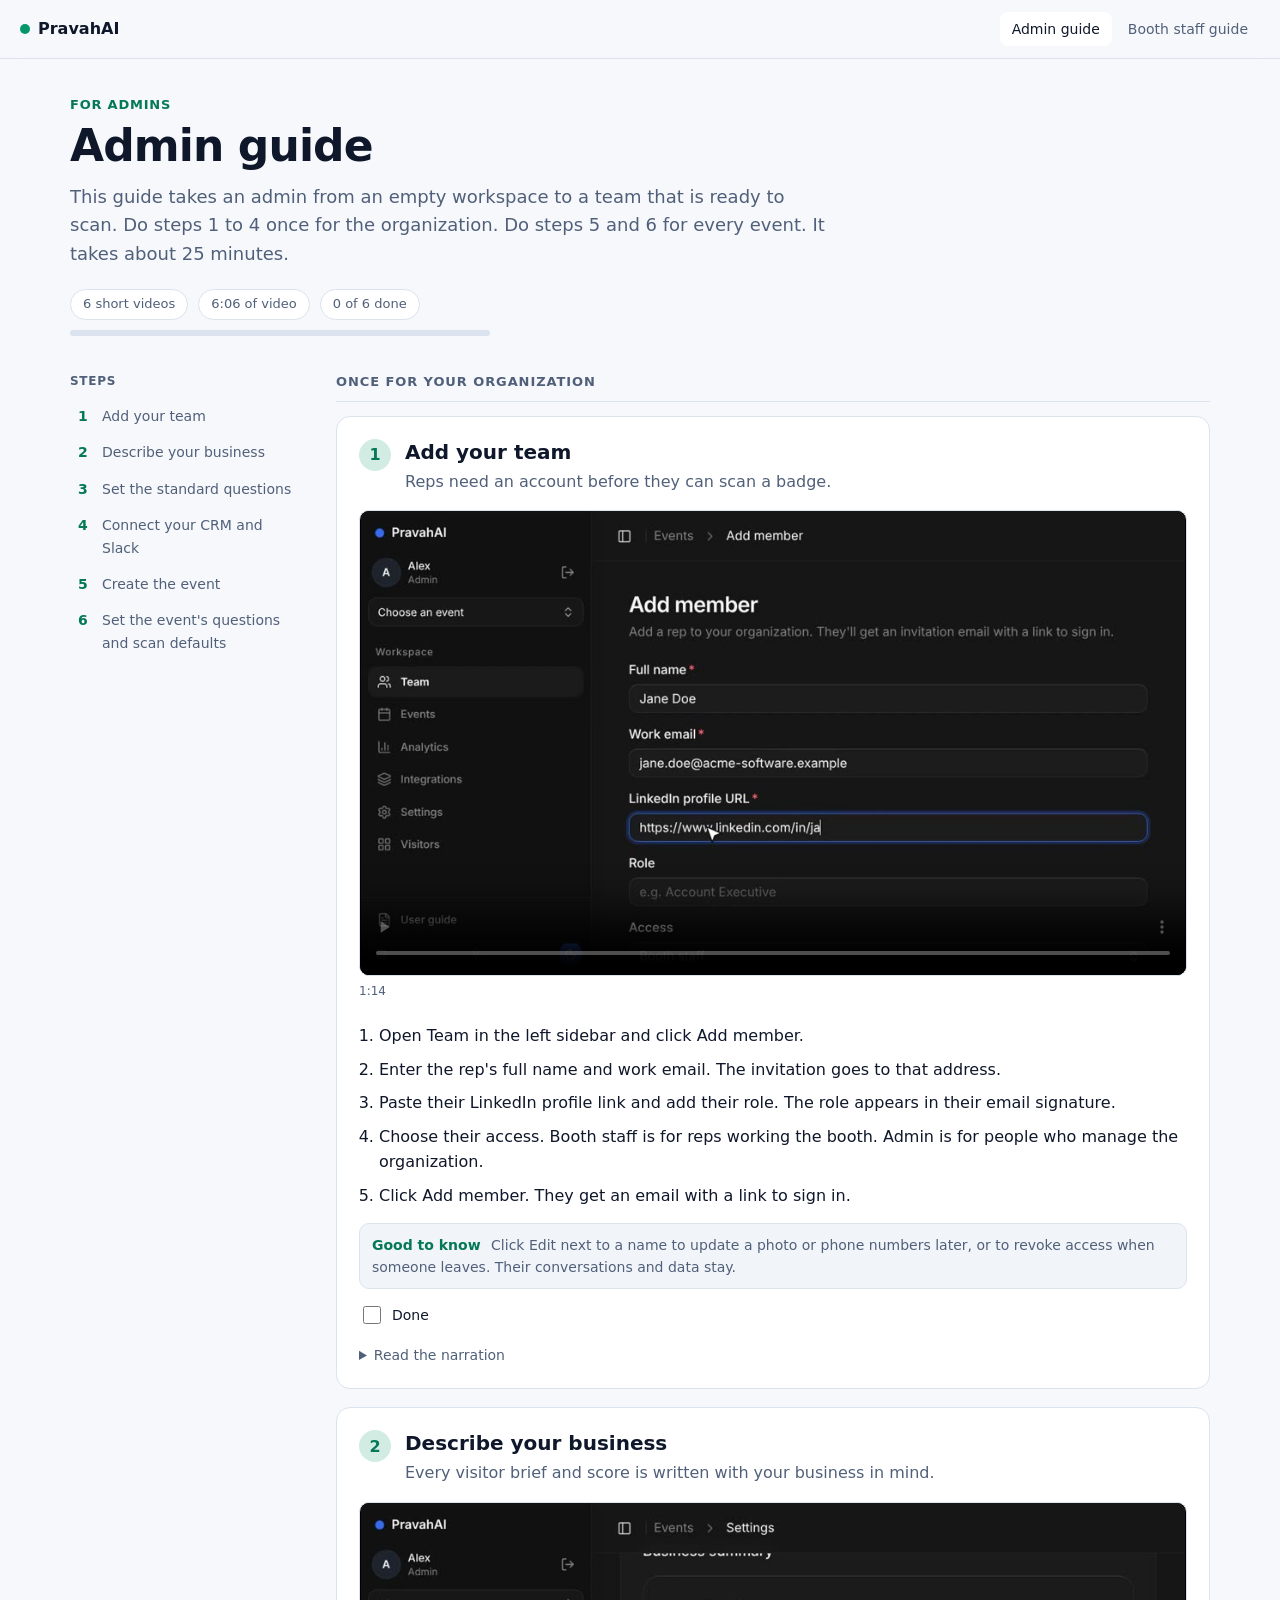
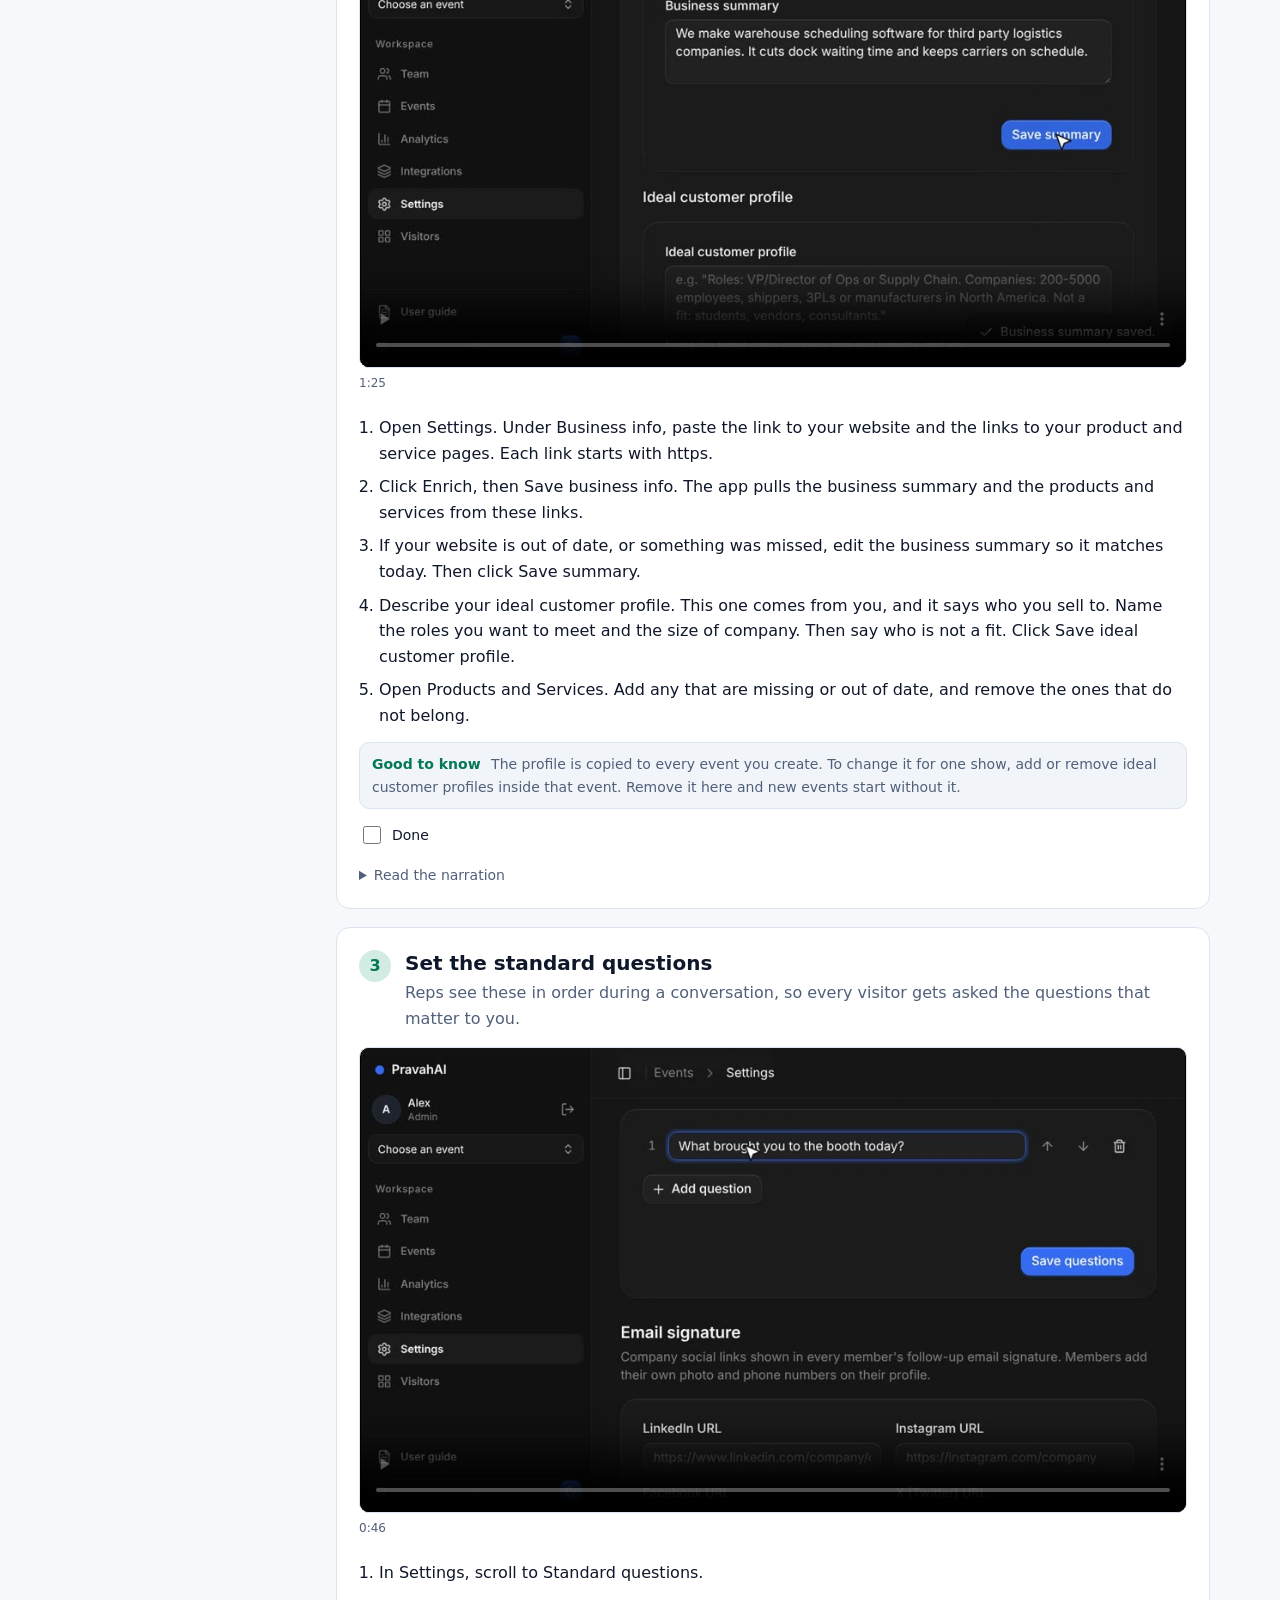
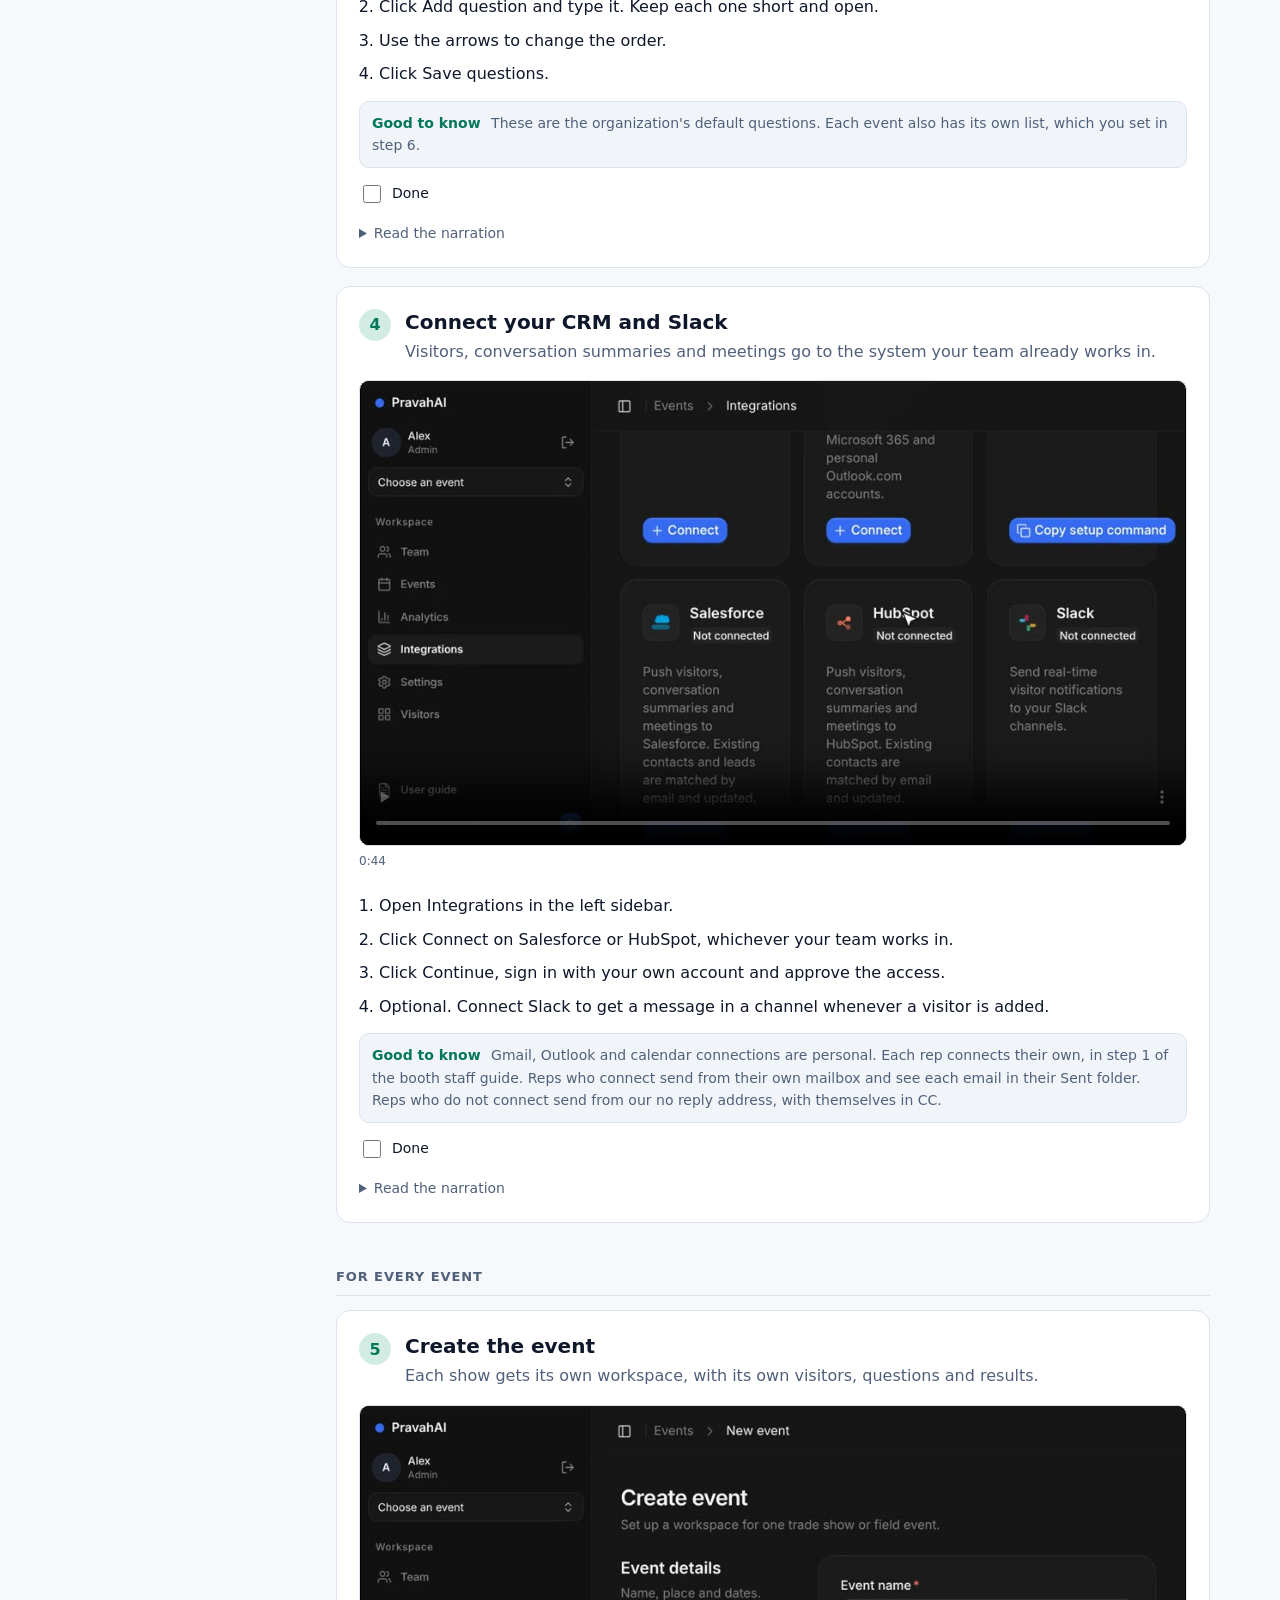
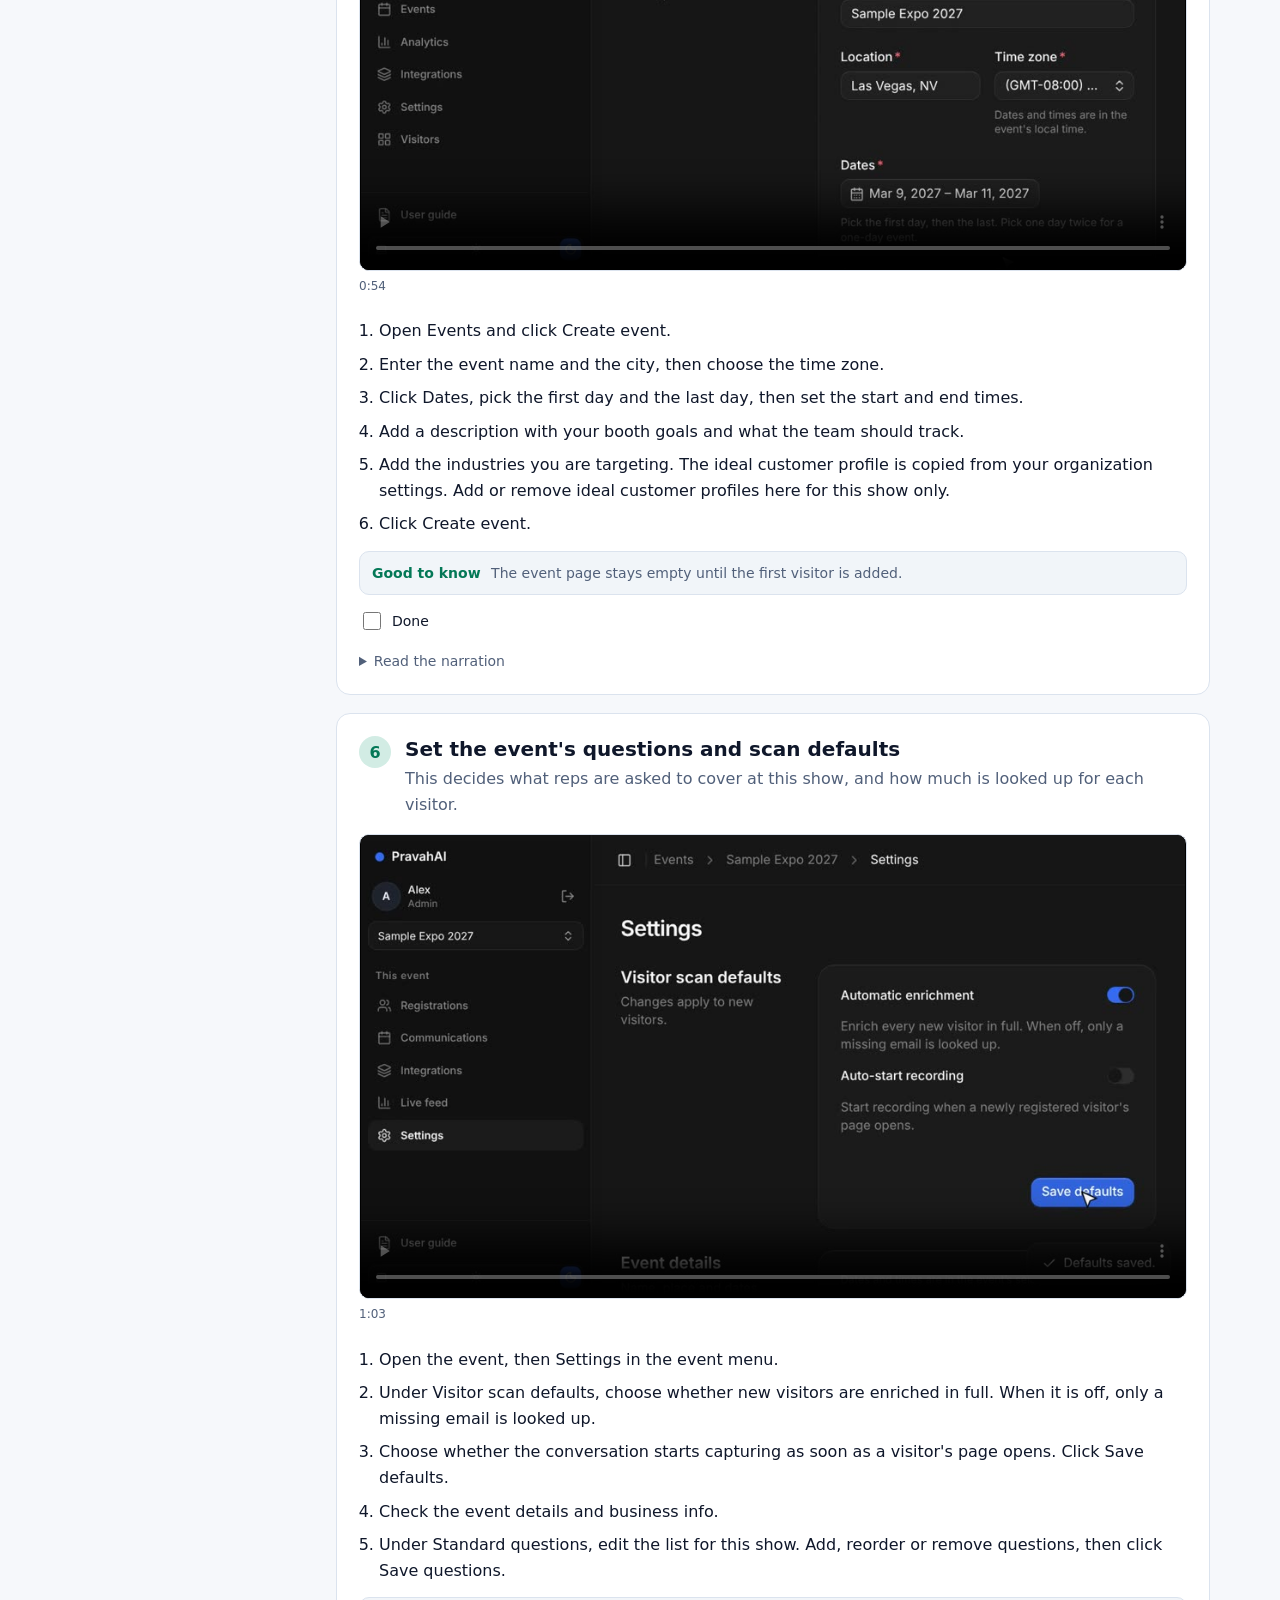
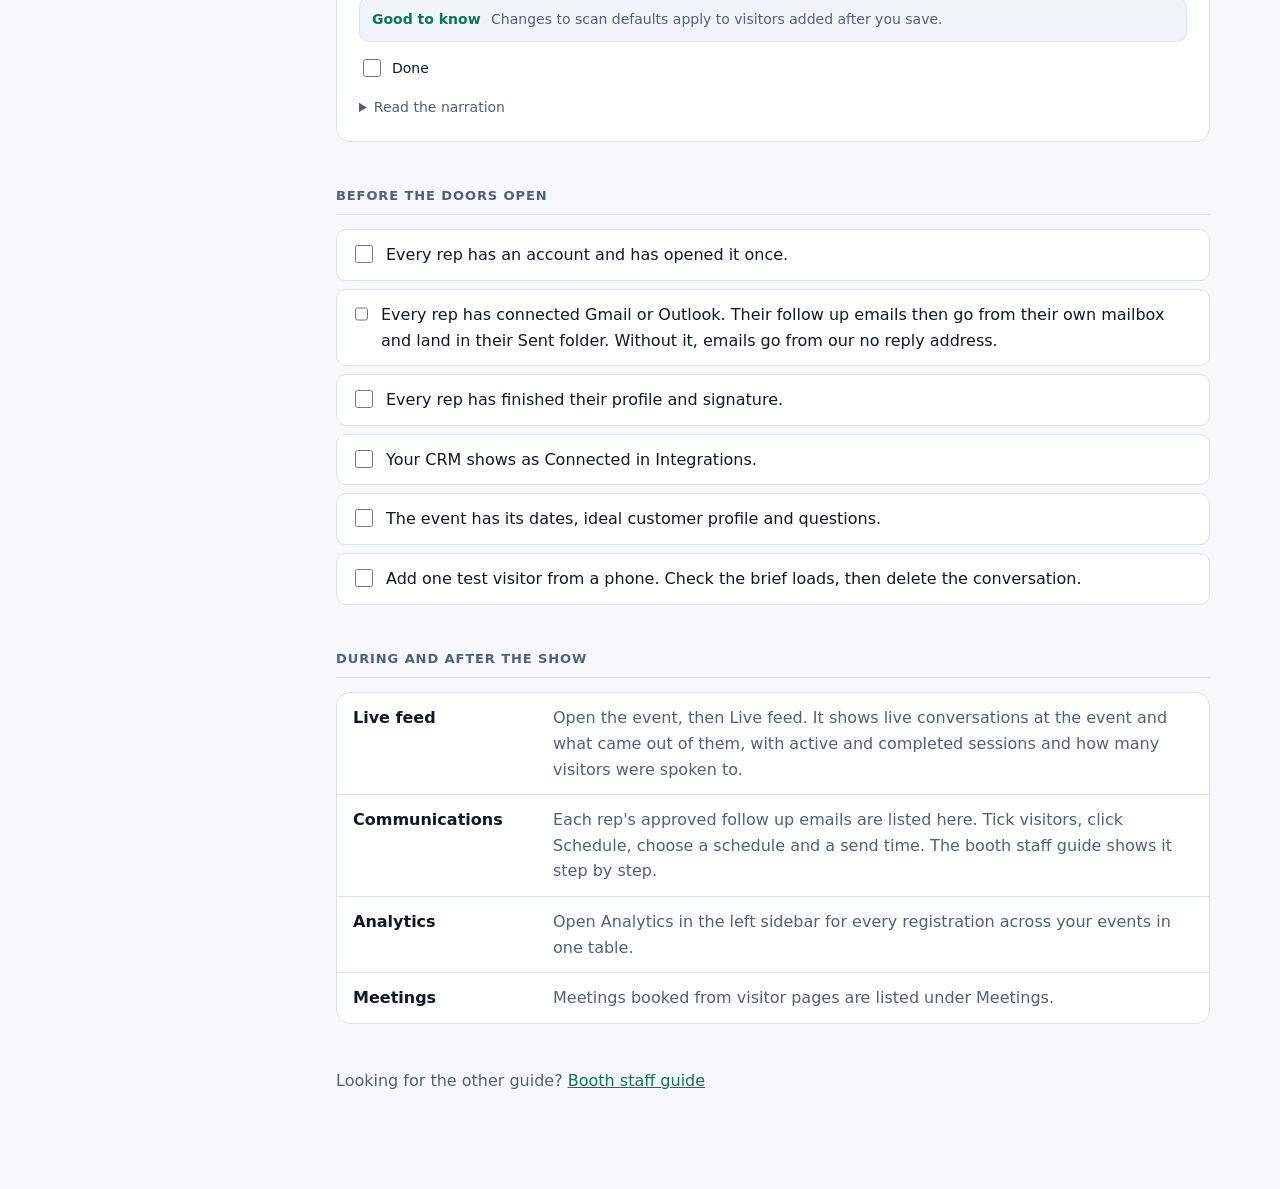
<file: guide/admin.html>
<!doctype html><html lang="en"><head><meta charset="utf-8"><meta name="viewport" content="width=device-width,initial-scale=1">
<title>Admin guide · PravahAI</title><meta name="robots" content="noindex"><style>:root{--bg:#0b0f17;--panel:#111826;--panel2:#0e1420;--line:#1f2937;--tx:#e6edf6;--mut:#93a1b5;--acc:#10b981;--acc2:#34d399;--r:14px}
@media (prefers-color-scheme:light){:root{--bg:#f6f8fb;--panel:#fff;--panel2:#f1f5f9;--line:#dbe3ee;--tx:#0f172a;--mut:#51607a;--acc:#059669;--acc2:#047857}}
*{box-sizing:border-box}html{scroll-behavior:smooth;scroll-padding-top:76px}
body{margin:0;background:var(--bg);color:var(--tx);font:16px/1.6 Inter,ui-sans-serif,system-ui,-apple-system,Segoe UI,Roboto,sans-serif;-webkit-font-smoothing:antialiased}
a{color:var(--acc2)}
.top{position:sticky;top:0;z-index:10;display:flex;justify-content:space-between;align-items:center;gap:12px;padding:12px 20px;background:color-mix(in srgb,var(--bg) 88%,transparent);backdrop-filter:blur(10px);border-bottom:1px solid var(--line)}
.brand{display:flex;align-items:center;gap:8px;font-weight:650;color:var(--tx);text-decoration:none}.brand i{width:10px;height:10px;border-radius:50%;background:var(--acc)}
.top nav{display:flex;gap:4px;flex-wrap:wrap}.top nav a{color:var(--mut);text-decoration:none;padding:6px 12px;border-radius:8px;font-size:14px}.top nav a:hover,.top nav a.on{color:var(--tx);background:var(--panel)}
main{max-width:1180px;margin:0 auto;padding:36px 20px 80px}
.eyebrow{margin:0 0 6px;color:var(--acc2);font-size:13px;font-weight:600;letter-spacing:.06em;text-transform:uppercase}
h1{margin:0 0 12px;font-size:clamp(30px,5vw,44px);line-height:1.1;letter-spacing:-.02em}
.lead{max-width:760px;color:var(--mut);font-size:18px;margin:0}
.meta{display:flex;gap:10px;flex-wrap:wrap;margin:20px 0 10px}.meta span{padding:4px 12px;border:1px solid var(--line);border-radius:999px;font-size:13px;color:var(--mut);background:var(--panel)}
.bar{height:6px;border-radius:6px;background:var(--line);overflow:hidden;max-width:420px}.bar div{height:100%;width:0;background:var(--acc);transition:width .3s}
.layout{display:grid;grid-template-columns:230px minmax(0,1fr);gap:36px;margin-top:36px}
.toc{position:sticky;top:76px;align-self:start;display:flex;flex-direction:column;gap:2px;font-size:14px}.toc b{font-size:12px;letter-spacing:.06em;text-transform:uppercase;color:var(--mut);margin-bottom:6px}
.toc a{display:flex;gap:10px;color:var(--mut);text-decoration:none;padding:6px 8px;border-radius:8px}.toc a:hover{background:var(--panel);color:var(--tx)}.toc a span{color:var(--acc2);font-weight:600;min-width:14px}
.grp{margin-bottom:44px}.grp>h2{font-size:13px;letter-spacing:.07em;text-transform:uppercase;color:var(--mut);margin:0 0 14px;padding-bottom:8px;border-bottom:1px solid var(--line)}
.step{background:var(--panel);border:1px solid var(--line);border-radius:var(--r);padding:22px;margin-bottom:18px}
.step.is-done{border-color:color-mix(in srgb,var(--acc) 45%,var(--line))}
.step-head{display:flex;gap:14px;align-items:flex-start;margin-bottom:16px}.num{flex:none;width:32px;height:32px;border-radius:50%;background:color-mix(in srgb,var(--acc) 18%,transparent);color:var(--acc2);display:grid;place-items:center;font-weight:700}
.step.is-done .num{background:var(--acc);color:#04130d}
.step h3{margin:0;font-size:20px;line-height:1.3}.why{margin:4px 0 0;color:var(--mut)}
.step-body{display:grid;grid-template-columns:minmax(0,1fr);gap:22px;align-items:start}
.vid{margin:0}.vid video{width:100%;aspect-ratio:16/9;border-radius:10px;background:#000;border:1px solid var(--line);display:block}.vid figcaption{font-size:12px;color:var(--mut);margin-top:6px}
ol{margin:0 0 14px;padding-left:20px}ol li{margin:0 0 8px}
.tip{background:var(--panel2);border:1px solid var(--line);border-radius:10px;padding:10px 12px;margin:0 0 14px;font-size:14px;color:var(--mut)}.tip b{color:var(--acc2);margin-right:6px}
.done{display:inline-flex;gap:8px;align-items:center;font-size:14px;cursor:pointer;user-select:none}
input[type=checkbox]{width:18px;height:18px;accent-color:var(--acc)}
.narr{margin-top:12px;font-size:14px;color:var(--mut)}.narr summary{cursor:pointer}.narr p{margin:8px 0}
.checklist{list-style:none;margin:0;padding:0;display:grid;gap:8px}.checklist li{background:var(--panel);border:1px solid var(--line);border-radius:10px;padding:12px 14px}.checklist label{display:flex;gap:10px;cursor:pointer}
.defs{display:grid;grid-template-columns:200px 1fr;margin:0;border:1px solid var(--line);border-radius:var(--r);overflow:hidden;background:var(--panel)}
.defs dt,.defs dd{margin:0;padding:12px 16px;border-bottom:1px solid var(--line)}.defs dt{font-weight:600}.defs dd{color:var(--mut)}.defs dt:last-of-type,.defs dd:last-of-type{border-bottom:0}
.note{color:var(--mut);font-size:14px}.swap{color:var(--mut)}
.cards{display:grid;grid-template-columns:repeat(auto-fit,minmax(280px,1fr));gap:18px;margin-top:34px}
.card{display:block;background:var(--panel);border:1px solid var(--line);border-radius:var(--r);padding:24px;text-decoration:none;color:var(--tx);transition:border-color .2s,transform .2s}.card:hover{border-color:var(--acc);transform:translateY(-2px)}
.card h2{margin:4px 0 8px;font-size:24px}.card p{color:var(--mut);margin:0 0 14px}.card b{color:var(--acc2);font-size:14px}
@media(max-width:900px){.layout{grid-template-columns:1fr}.toc{display:none}.step-body{grid-template-columns:1fr}}
@media(max-width:560px){main{padding:24px 16px 60px}.step{padding:16px}.defs{grid-template-columns:1fr}.defs dt{border-bottom:0;padding-bottom:0}}

.bigvid{max-width:960px;margin:24px auto 12px}.bigvid video{width:100%;border-radius:12px;background:#000}
.chips{display:flex;flex-wrap:wrap;gap:8px;max-width:960px;margin:0 auto 28px;padding:0 16px}
.chip,.seek{font:inherit;cursor:pointer;border:1px solid var(--line);background:var(--panel);color:inherit;border-radius:999px;padding:6px 12px;font-size:13px}
.chip span{display:inline-block;min-width:18px;margin-right:6px;font-weight:700;color:#3b82f6}
.seek:hover{border-color:#3b82f6}
.subgrp{font-size:15px;letter-spacing:.04em;text-transform:uppercase;color:var(--muted,#8a94a8);margin:28px 0 10px}
.tocsub{display:block;margin:18px 0 6px}
.grp>.why{margin:0 0 14px}

.notice{background:color-mix(in srgb,var(--acc) 12%,var(--panel));border:1px solid color-mix(in srgb,var(--acc) 55%,var(--line));border-radius:var(--r);padding:14px 18px;margin:0 0 18px}.notice b{display:block;color:var(--acc2);font-size:15px;margin-bottom:4px}.notice p{margin:0;color:var(--tx);font-size:15px}
.notice.warn{background:color-mix(in srgb,#f59e0b 13%,var(--panel));border-color:color-mix(in srgb,#f59e0b 65%,var(--line));border-left-width:5px}.notice.warn b{color:#d97706;font-size:17px;display:flex;align-items:center;gap:10px}.notice.warn b:before{content:"!";flex:none;width:22px;height:22px;border-radius:50%;background:#f59e0b;color:#1a1204;display:grid;place-items:center;font-size:14px;font-weight:800}.notice p+p{margin-top:8px}.notice .see{font-size:14px;color:var(--mut)}
@media (prefers-color-scheme:dark){.notice.warn b{color:#fbbf24}}
</style></head><body>
<header class="top"><a class="brand" href="index.html"><i></i>PravahAI</a><nav><a href="admin.html" class="on">Admin guide</a><a href="staff.html">Booth staff guide</a></nav></header>
<main><div class="hero"><p class="eyebrow">For admins</p><h1>Admin guide</h1><p class="lead">This guide takes an admin from an empty workspace to a team that is ready to scan. Do steps 1 to 4 once for the organization. Do steps 5 and 6 for every event. It takes about 25 minutes.</p>
<div class="meta"><span>6 short videos</span><span>6:06 of video</span><span id="prog">0 of 6 done</span></div><div class="bar"><div id="barf"></div></div></div>
<div class="layout"><aside class="toc"><b>Steps</b><a href="#team"><span>1</span>Add your team</a><a href="#business"><span>2</span>Describe your business</a><a href="#questions"><span>3</span>Set the standard questions</a><a href="#crm"><span>4</span>Connect your CRM and Slack</a><a href="#event"><span>5</span>Create the event</a><a href="#event-settings"><span>6</span>Set the event&#x27;s questions and scan defaults</a></aside><div class="content"><section class="grp"><h2>Once for your organization</h2><article class="step" id="team" data-key="admin-team">
 <div class="step-head"><span class="num">1</span><div><h3>Add your team</h3><p class="why">Reps need an account before they can scan a badge.</p></div></div>
 <div class="step-body">
  <figure class="vid"><video controls preload="metadata" playsinline poster="v/a1_team.jpg"><source src="v/a1_team.mp4" type="video/mp4"></video><figcaption>1:14</figcaption></figure>
  <div class="txt"><ol><li>Open Team in the left sidebar and click Add member.</li><li>Enter the rep&#x27;s full name and work email. The invitation goes to that address.</li><li>Paste their LinkedIn profile link and add their role. The role appears in their email signature.</li><li>Choose their access. Booth staff is for reps working the booth. Admin is for people who manage the organization.</li><li>Click Add member. They get an email with a link to sign in.</li></ol><p class="tip"><b>Good to know</b> Click Edit next to a name to update a photo or phone numbers later, or to revoke access when someone leaves. Their conversations and data stay.</p>
   <label class="done"><input type="checkbox" class="chk"> Done</label>
   <details class="narr"><summary>Read the narration</summary><p>Here&#x27;s how to add a new rep to your team in PravahAI. Start from Team, in the left sidebar.</p><p>This page lists everyone in your organization, with their role, their access, and how active they&#x27;ve been. To add someone, click Add member, at the top right.</p><p>Enter their full name, and their work email. The invitation goes to this address, so use the one they actually check.</p><p>Next, paste their LinkedIn profile link. PravahAI uses it to fetch their profile details.</p><p>Add their role, for example Account Executive. It appears in their email signature.</p><p>Then choose their access. Booth staff is for reps working the booth. Admin is for people who manage the organization.</p><p>Click Add member. They&#x27;ll get an invitation email with a link to sign in, and they show up in your team list straight away.</p><p>To change anything later, click Edit next to their name. You can update their photo and phone numbers here, and revoke their access if they leave. Their conversations and data are kept.</p><p>That&#x27;s it. A new rep is on your team.</p></details></div>
 </div></article><article class="step" id="business" data-key="admin-business">
 <div class="step-head"><span class="num">2</span><div><h3>Describe your business</h3><p class="why">Every visitor brief and score is written with your business in mind.</p></div></div>
 <div class="step-body">
  <figure class="vid"><video controls preload="metadata" playsinline poster="v/a2_business.jpg"><source src="v/a2_business.mp4" type="video/mp4"></video><figcaption>1:25</figcaption></figure>
  <div class="txt"><ol><li>Open Settings. Under Business info, paste the link to your website and the links to your product and service pages. Each link starts with https.</li><li>Click Enrich, then Save business info. The app pulls the business summary and the products and services from these links.</li><li>If your website is out of date, or something was missed, edit the business summary so it matches today. Then click Save summary.</li><li>Describe your ideal customer profile. This one comes from you, and it says who you sell to. Name the roles you want to meet and the size of company. Then say who is not a fit. Click Save ideal customer profile.</li><li>Open Products and Services. Add any that are missing or out of date, and remove the ones that do not belong.</li></ol><p class="tip"><b>Good to know</b> The profile is copied to every event you create. To change it for one show, add or remove ideal customer profiles inside that event. Remove it here and new events start without it.</p>
   <label class="done"><input type="checkbox" class="chk"> Done</label>
   <details class="narr"><summary>Read the narration</summary><p>Before your team goes to a show, tell the app what your business sells. Open Settings, in the left sidebar.</p><p>Paste the link to your website, and to the pages that describe your product and your services. Each link needs to start with h t t p s.</p><p>Click Enrich. The app reads those pages.</p><p>Then click Save business info.</p><p>We pull the business summary from the links you shared. If your website is out of date, or we missed something, edit the summary here so it matches where you are today. Then click Save summary.</p><p>Now the ideal customer profile. This one comes from you. Tell us who you sell to: the roles you want to meet, the company size and the industry, and who is not a fit. Every visitor is scored against it.</p><p>Click Save ideal customer profile. It is copied to every event you create. To change it for one show, open that event and add or remove ideal customer profiles there. Remove it here, and new events start without it.</p><p>Products and services sit just below. We pull these from your links too. Add any that are missing or out of date, and remove the ones that do not belong.</p><p>That&#x27;s your business set up. Next, the questions your reps should ask.</p></details></div>
 </div></article><article class="step" id="questions" data-key="admin-questions">
 <div class="step-head"><span class="num">3</span><div><h3>Set the standard questions</h3><p class="why">Reps see these in order during a conversation, so every visitor gets asked the questions that matter to you.</p></div></div>
 <div class="step-body">
  <figure class="vid"><video controls preload="metadata" playsinline poster="v/a3_questions.jpg"><source src="v/a3_questions.mp4" type="video/mp4"></video><figcaption>0:46</figcaption></figure>
  <div class="txt"><ol><li>In Settings, scroll to Standard questions.</li><li>Click Add question and type it. Keep each one short and open.</li><li>Use the arrows to change the order.</li><li>Click Save questions.</li></ol><p class="tip"><b>Good to know</b> These are the organization&#x27;s default questions. Each event also has its own list, which you set in step 6.</p>
   <label class="done"><input type="checkbox" class="chk"> Done</label>
   <details class="narr"><summary>Read the narration</summary><p>Standard questions are the ones you want every rep to ask. Set them once for the whole organization, in Settings, further down the page.</p><p>Click Add question and type the first one. Keep each question short and open, so the visitor does most of the talking.</p><p>Add a few more. For example, how do you follow up with leads after a show today, and who else would be part of a decision like this?</p><p>Use the arrows to change the order. Reps see the questions in this order during a conversation.</p><p>Click Save questions. These are the organization&#x27;s default questions. Each event has its own list too, which you set next.</p></details></div>
 </div></article><article class="step" id="crm" data-key="admin-crm">
 <div class="step-head"><span class="num">4</span><div><h3>Connect your CRM and Slack</h3><p class="why">Visitors, conversation summaries and meetings go to the system your team already works in.</p></div></div>
 <div class="step-body">
  <figure class="vid"><video controls preload="metadata" playsinline poster="v/a4_crm.jpg"><source src="v/a4_crm.mp4" type="video/mp4"></video><figcaption>0:44</figcaption></figure>
  <div class="txt"><ol><li>Open Integrations in the left sidebar.</li><li>Click Connect on Salesforce or HubSpot, whichever your team works in.</li><li>Click Continue, sign in with your own account and approve the access.</li><li>Optional. Connect Slack to get a message in a channel whenever a visitor is added.</li></ol><p class="tip"><b>Good to know</b> Gmail, Outlook and calendar connections are personal. Each rep connects their own, in step 1 of the booth staff guide. Reps who connect send from their own mailbox and see each email in their Sent folder. Reps who do not connect send from our no reply address, with themselves in CC.</p>
   <label class="done"><input type="checkbox" class="chk"> Done</label>
   <details class="narr"><summary>Read the narration</summary><p>Your C R M comes next. Open Integrations, in the left sidebar.</p><p>Connect Salesforce or HubSpot. Pick the one your team already works in. Visitors, conversation summaries and meetings go to it, and existing contacts are matched by email.</p><p>Click Connect, then Continue, and sign in with your own account when you&#x27;re asked. The app never sees your password.</p><p>Slack is optional. Connect it if you want a message in a channel whenever a visitor is added.</p><p>Gmail, Outlook and calendar connections are personal. Each rep connects their own, and the booth staff guide covers that.</p></details></div>
 </div></article></section><section class="grp"><h2>For every event</h2><article class="step" id="event" data-key="admin-event">
 <div class="step-head"><span class="num">5</span><div><h3>Create the event</h3><p class="why">Each show gets its own workspace, with its own visitors, questions and results.</p></div></div>
 <div class="step-body">
  <figure class="vid"><video controls preload="metadata" playsinline poster="v/a5_event.jpg"><source src="v/a5_event.mp4" type="video/mp4"></video><figcaption>0:54</figcaption></figure>
  <div class="txt"><ol><li>Open Events and click Create event.</li><li>Enter the event name and the city, then choose the time zone.</li><li>Click Dates, pick the first day and the last day, then set the start and end times.</li><li>Add a description with your booth goals and what the team should track.</li><li>Add the industries you are targeting. The ideal customer profile is copied from your organization settings. Add or remove ideal customer profiles here for this show only.</li><li>Click Create event.</li></ol><p class="tip"><b>Good to know</b> The event page stays empty until the first visitor is added.</p>
   <label class="done"><input type="checkbox" class="chk"> Done</label>
   <details class="narr"><summary>Read the narration</summary><p>Now create the event. Open Events, then click Create event.</p><p>Type the event name and the city.</p><p>Choose the time zone. Dates and times are in the event&#x27;s local time.</p><p>Click the dates field. Pick the first day, then the last day. Then set the start and end times.</p><p>Add a description, with your booth goals and what the team should track.</p><p>Under business info, add the industries you are targeting at this show. The ideal customer profile is copied from your organization settings. For this show, add or remove ideal customer profiles here. The organization setting stays as it is.</p><p>Click Create event. You land on the event&#x27;s page, which stays empty until your first visitor is added.</p></details></div>
 </div></article><article class="step" id="event-settings" data-key="admin-event-settings">
 <div class="step-head"><span class="num">6</span><div><h3>Set the event&#x27;s questions and scan defaults</h3><p class="why">This decides what reps are asked to cover at this show, and how much is looked up for each visitor.</p></div></div>
 <div class="step-body">
  <figure class="vid"><video controls preload="metadata" playsinline poster="v/a6_event_settings.jpg"><source src="v/a6_event_settings.mp4" type="video/mp4"></video><figcaption>1:03</figcaption></figure>
  <div class="txt"><ol><li>Open the event, then Settings in the event menu.</li><li>Under Visitor scan defaults, choose whether new visitors are enriched in full. When it is off, only a missing email is looked up.</li><li>Choose whether the conversation starts capturing as soon as a visitor&#x27;s page opens. Click Save defaults.</li><li>Check the event details and business info.</li><li>Under Standard questions, edit the list for this show. Add, reorder or remove questions, then click Save questions.</li></ol><p class="tip"><b>Good to know</b> Changes to scan defaults apply to visitors added after you save.</p>
   <label class="done"><input type="checkbox" class="chk"> Done</label>
   <details class="narr"><summary>Read the narration</summary><p>Each event has its own settings. With the event selected, open Settings in the event menu.</p><p>Under visitor scan defaults, automatic enrichment looks up each new visitor&#x27;s company and role in full. Turn it off if you only want a missing email looked up.</p><p>Auto start is for the conversation. Turn it on and the conversation starts capturing as soon as a new visitor&#x27;s page opens. Click Save defaults.</p><p>The event details and business info are here too. Fix anything from setup that needs changing for this show.</p><p>Now the standard questions for this event. Reps see them in order during a conversation. Type over a question to change it.</p><p>Click Add question to add one just for this show, and type it in.</p><p>Use the arrows to reorder, or the bin to remove one. Click Save questions when you&#x27;re done.</p><p>The event is ready. Your team can start adding visitors.</p></details></div>
 </div></article></section><section class="grp"><h2>Before the doors open</h2><ul class="checklist"><li><label><input type="checkbox" class="chk" data-key="admin-pre-0"> Every rep has an account and has opened it once.</label></li><li><label><input type="checkbox" class="chk" data-key="admin-pre-1"> Every rep has connected Gmail or Outlook. Their follow up emails then go from their own mailbox and land in their Sent folder. Without it, emails go from our no reply address.</label></li><li><label><input type="checkbox" class="chk" data-key="admin-pre-2"> Every rep has finished their profile and signature.</label></li><li><label><input type="checkbox" class="chk" data-key="admin-pre-3"> Your CRM shows as Connected in Integrations.</label></li><li><label><input type="checkbox" class="chk" data-key="admin-pre-4"> The event has its dates, ideal customer profile and questions.</label></li><li><label><input type="checkbox" class="chk" data-key="admin-pre-5"> Add one test visitor from a phone. Check the brief loads, then delete the conversation.</label></li></ul></section><section class="grp"><h2>During and after the show</h2><dl class="defs"><dt>Live feed</dt><dd>Open the event, then Live feed. It shows live conversations at the event and what came out of them, with active and completed sessions and how many visitors were spoken to.</dd><dt>Communications</dt><dd>Each rep&#x27;s approved follow up emails are listed here. Tick visitors, click Schedule, choose a schedule and a send time. The booth staff guide shows it step by step.</dd><dt>Analytics</dt><dd>Open Analytics in the left sidebar for every registration across your events in one table.</dd><dt>Meetings</dt><dd>Meetings booked from visitor pages are listed under Meetings.</dd></dl></section>
<p class="swap">Looking for the other guide? <a href="staff.html">Booth staff guide</a></p></div></div></main>
<script>
var KEY='pravah_guide_admin',st={};try{st=JSON.parse(localStorage.getItem(KEY)||'{}')}catch(e){}
var boxes=[].slice.call(document.querySelectorAll('.chk'));var steps=document.querySelectorAll('.step:not(.nochk)');
function k(b){return b.dataset.key||b.closest('.step').dataset.key}
function upd(){var d=0;steps.forEach(function(s){var c=s.querySelector('.chk').checked;s.classList.toggle('is-done',c);if(c)d++});
document.getElementById('prog').textContent=d+' of '+steps.length+' done';document.getElementById('barf').style.width=(100*d/steps.length)+'%'}
document.querySelectorAll('.seek').forEach(function(b){b.addEventListener('click',function(){var v=document.getElementById('fixv');if(!v)return;v.currentTime=parseFloat(b.dataset.t);v.play();v.scrollIntoView({block:'center',behavior:'smooth'})})});
boxes.forEach(function(b){b.checked=!!st[k(b)];b.addEventListener('change',function(){st[k(b)]=b.checked;try{localStorage.setItem(KEY,JSON.stringify(st))}catch(e){}upd()})});upd();
</script></body></html>
</file>
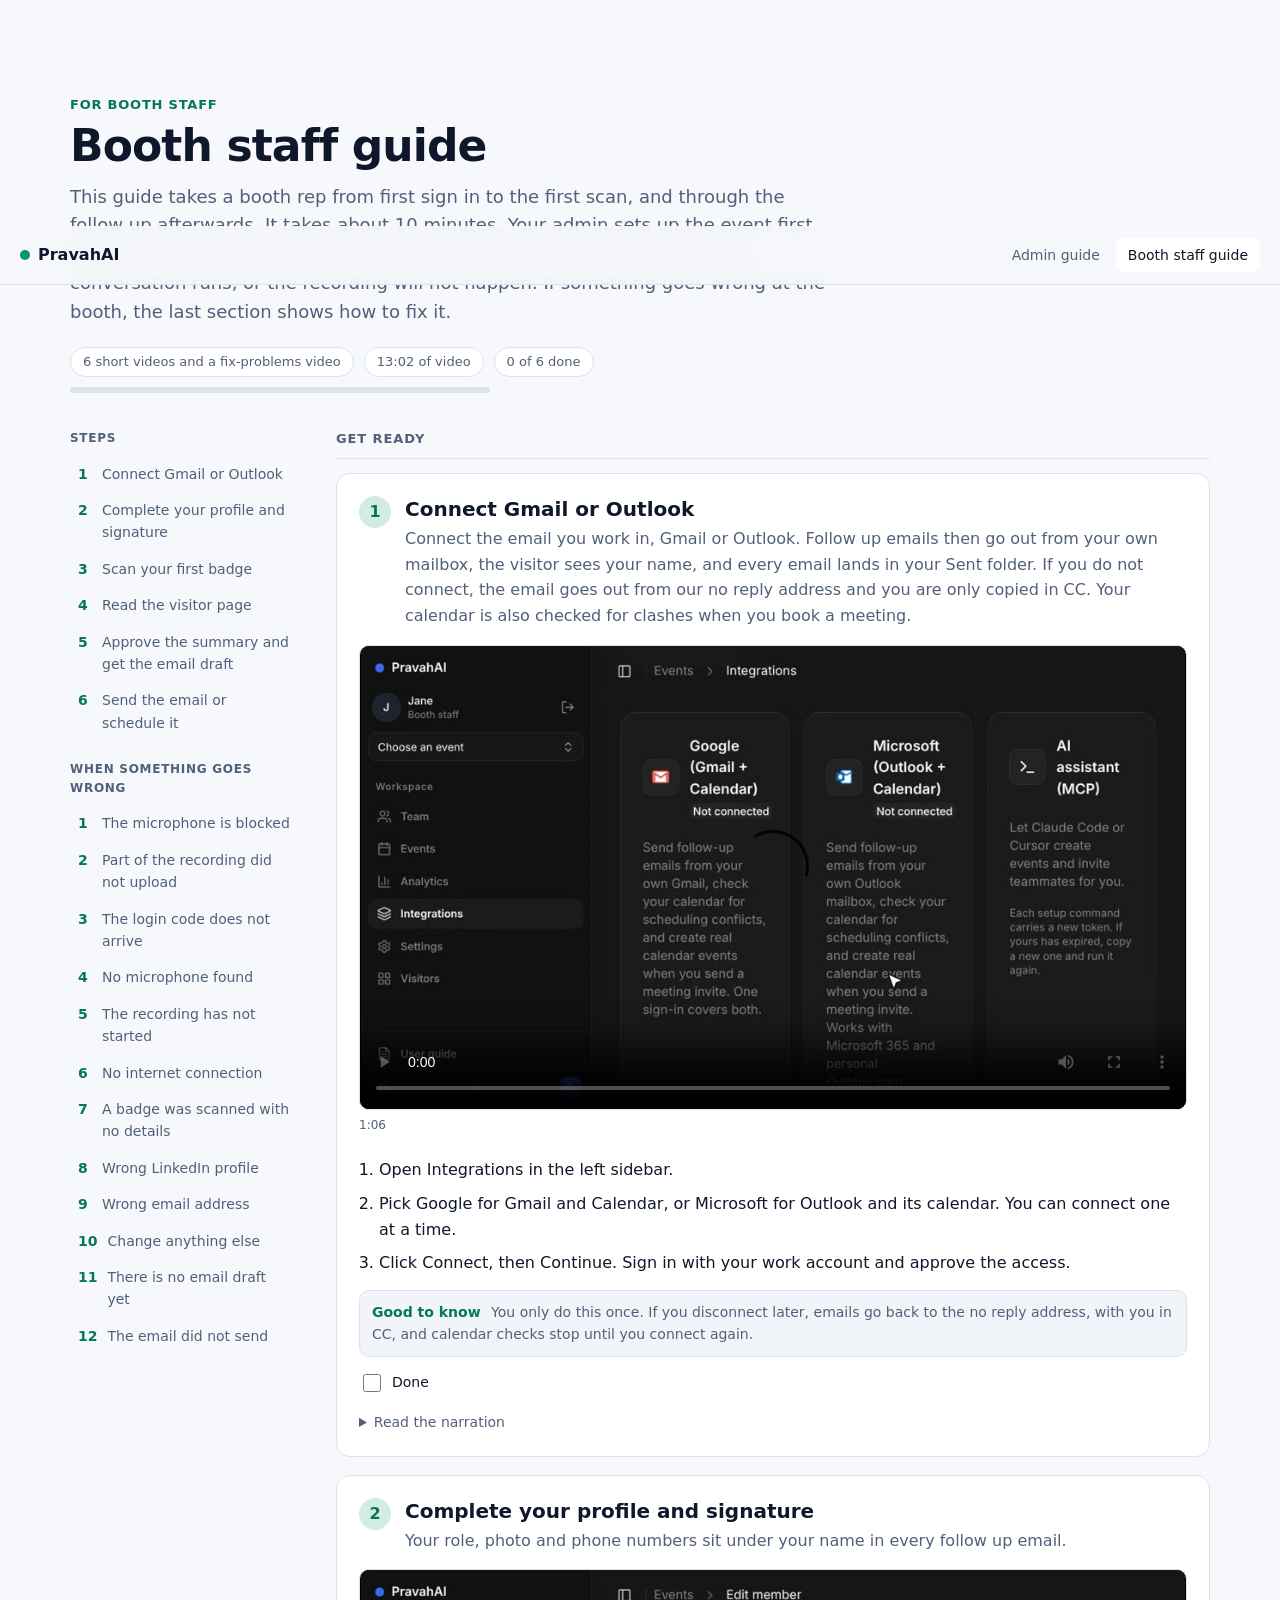
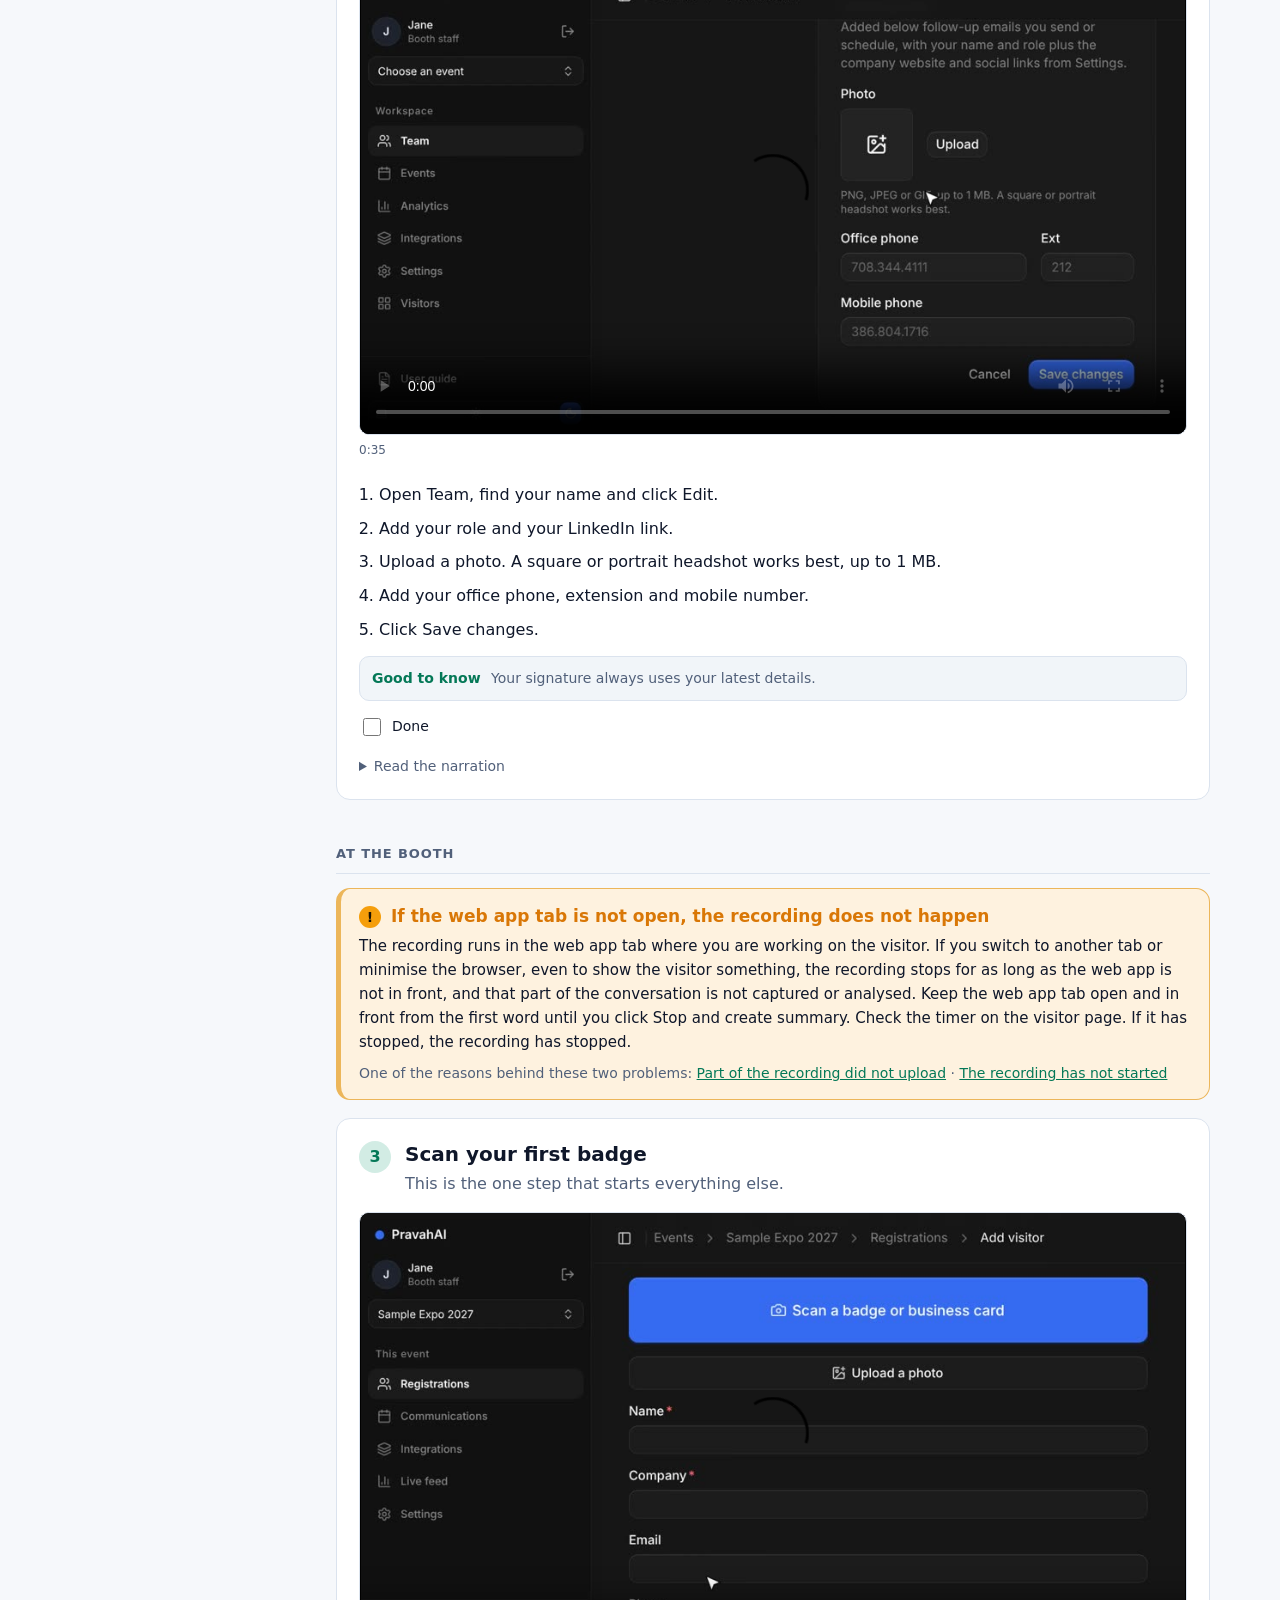
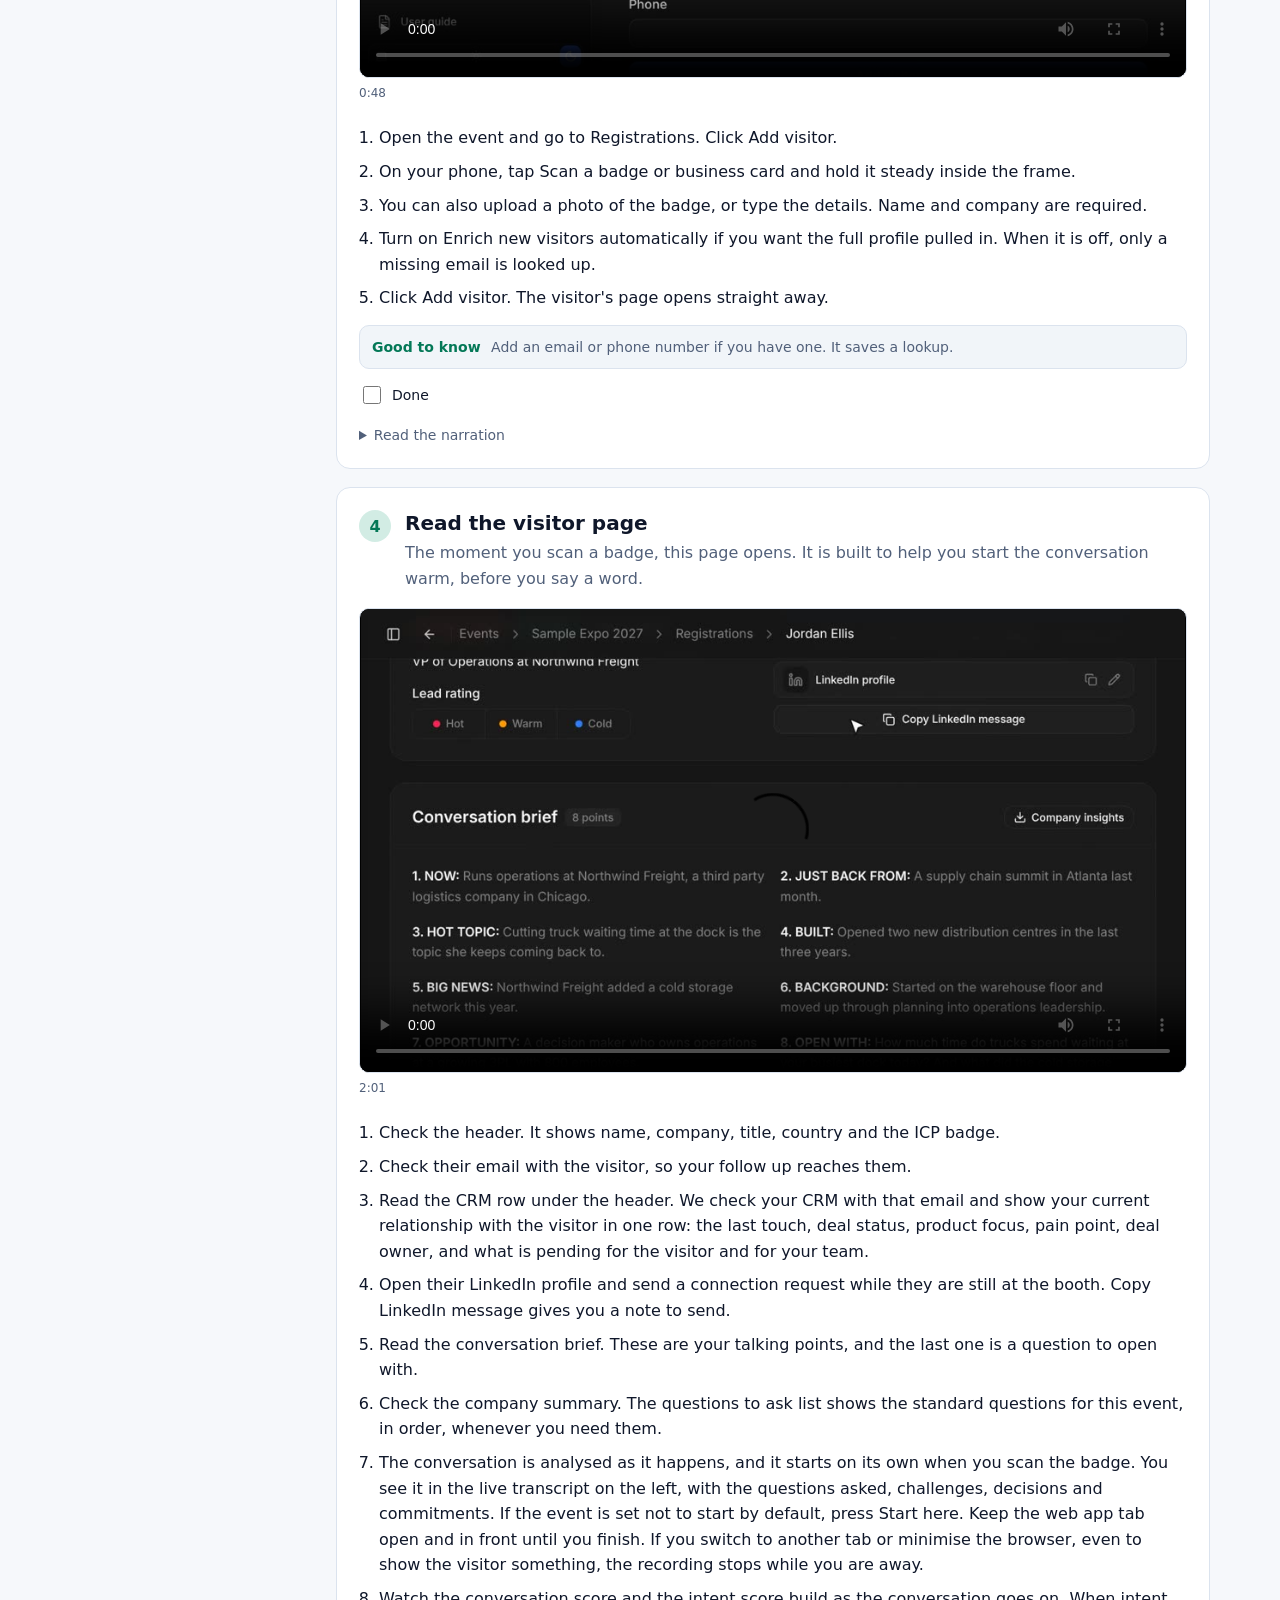
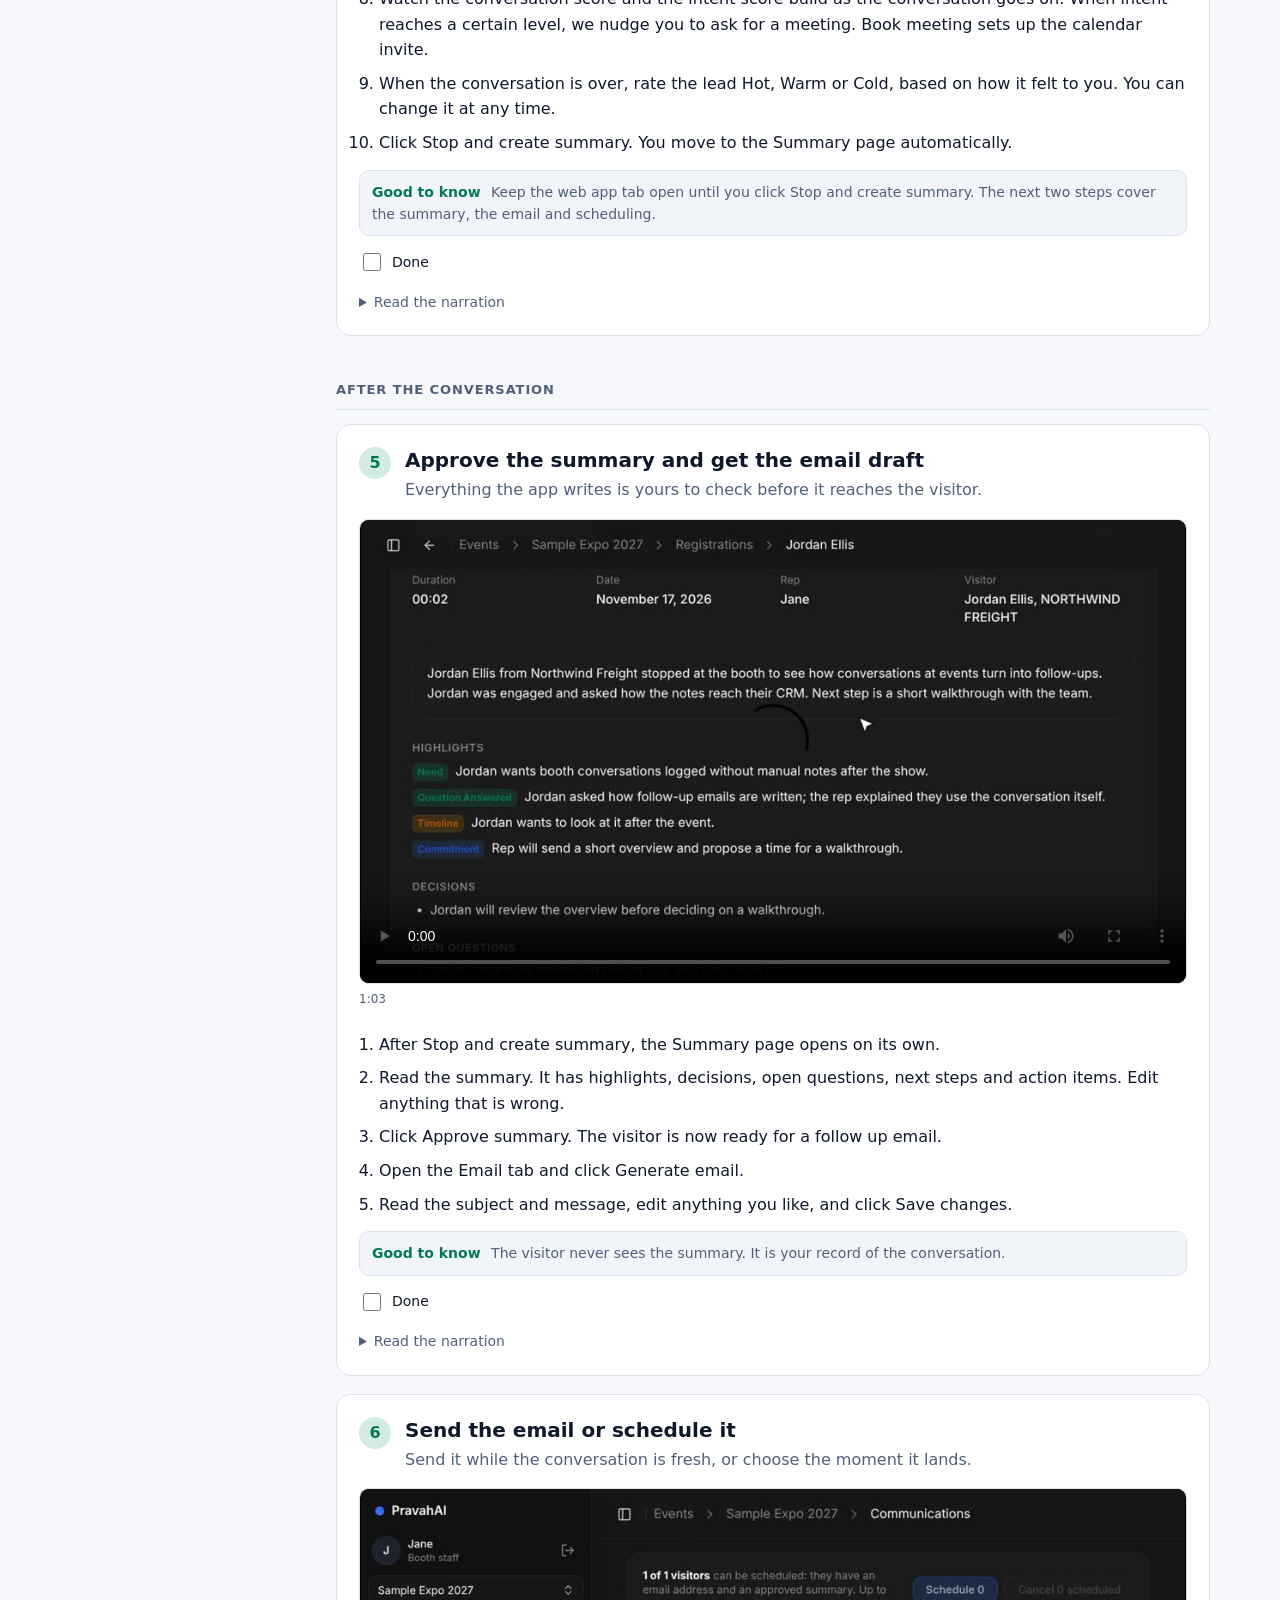
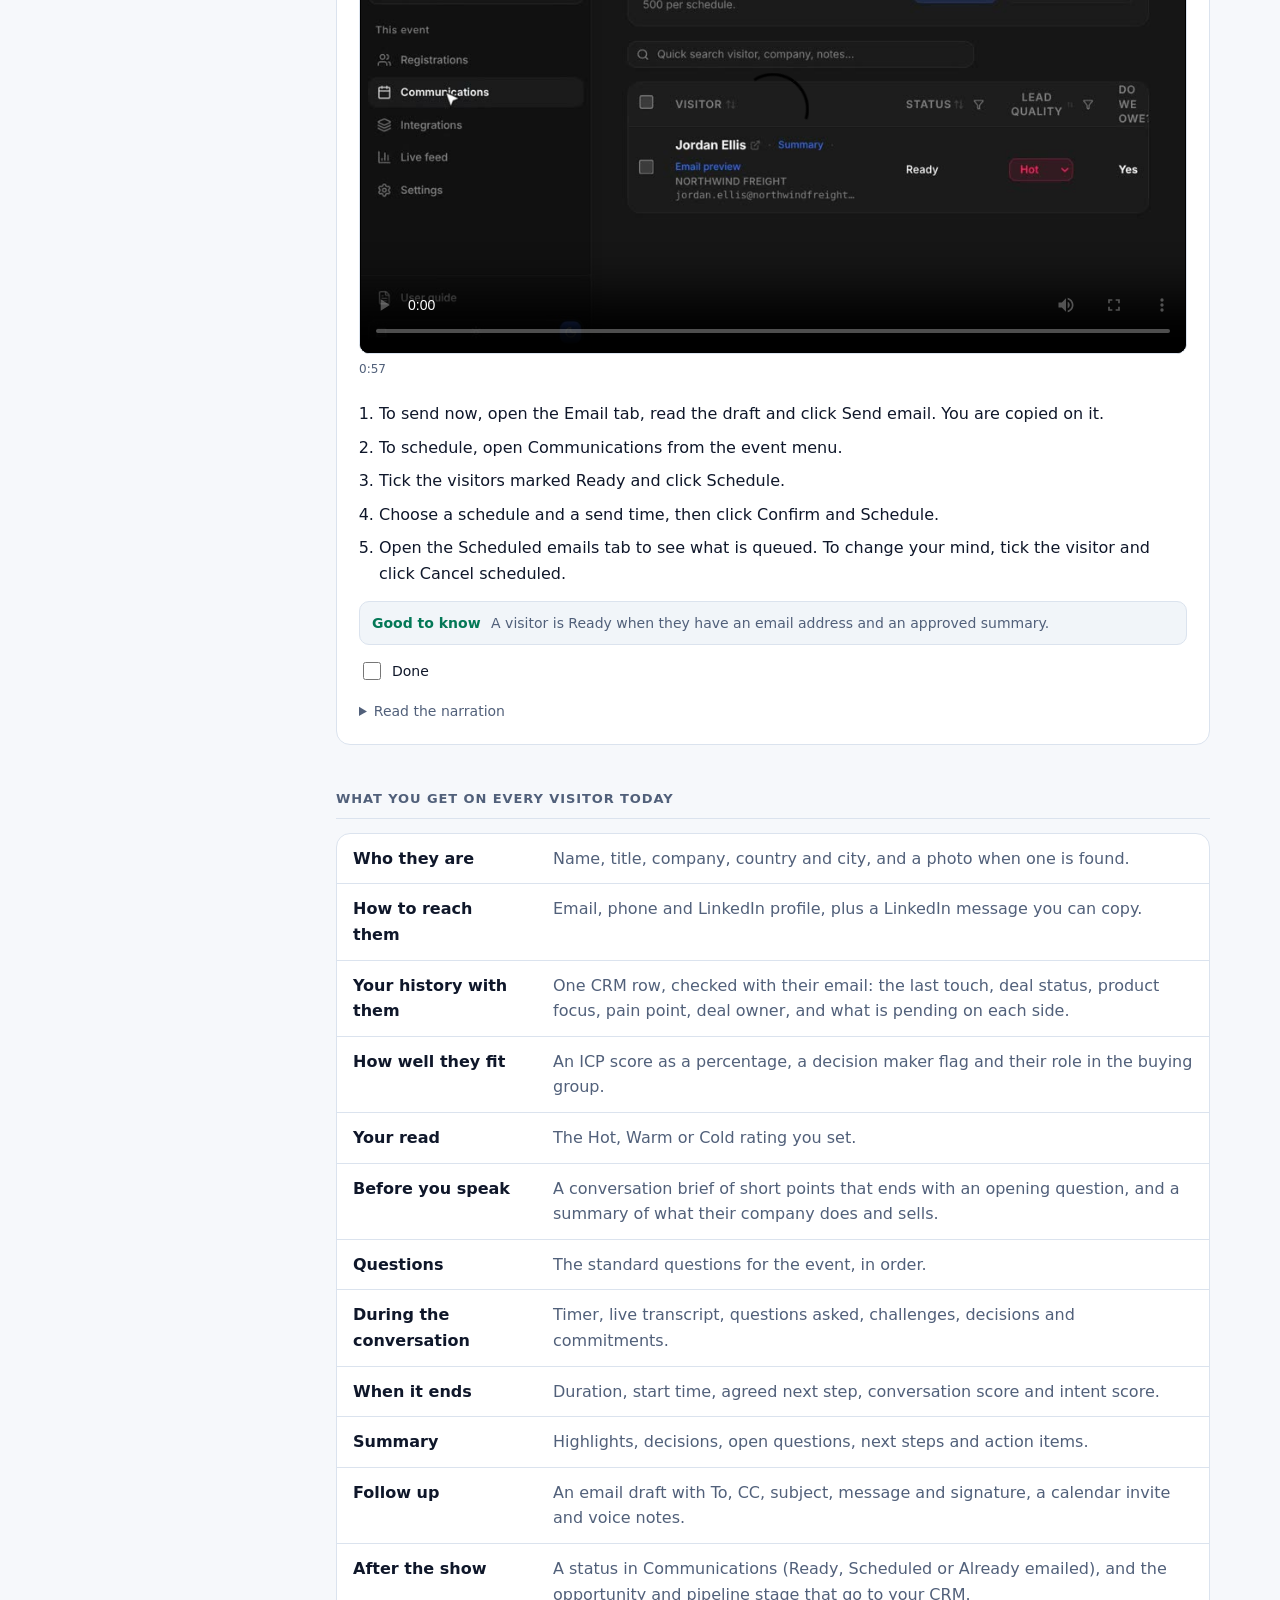
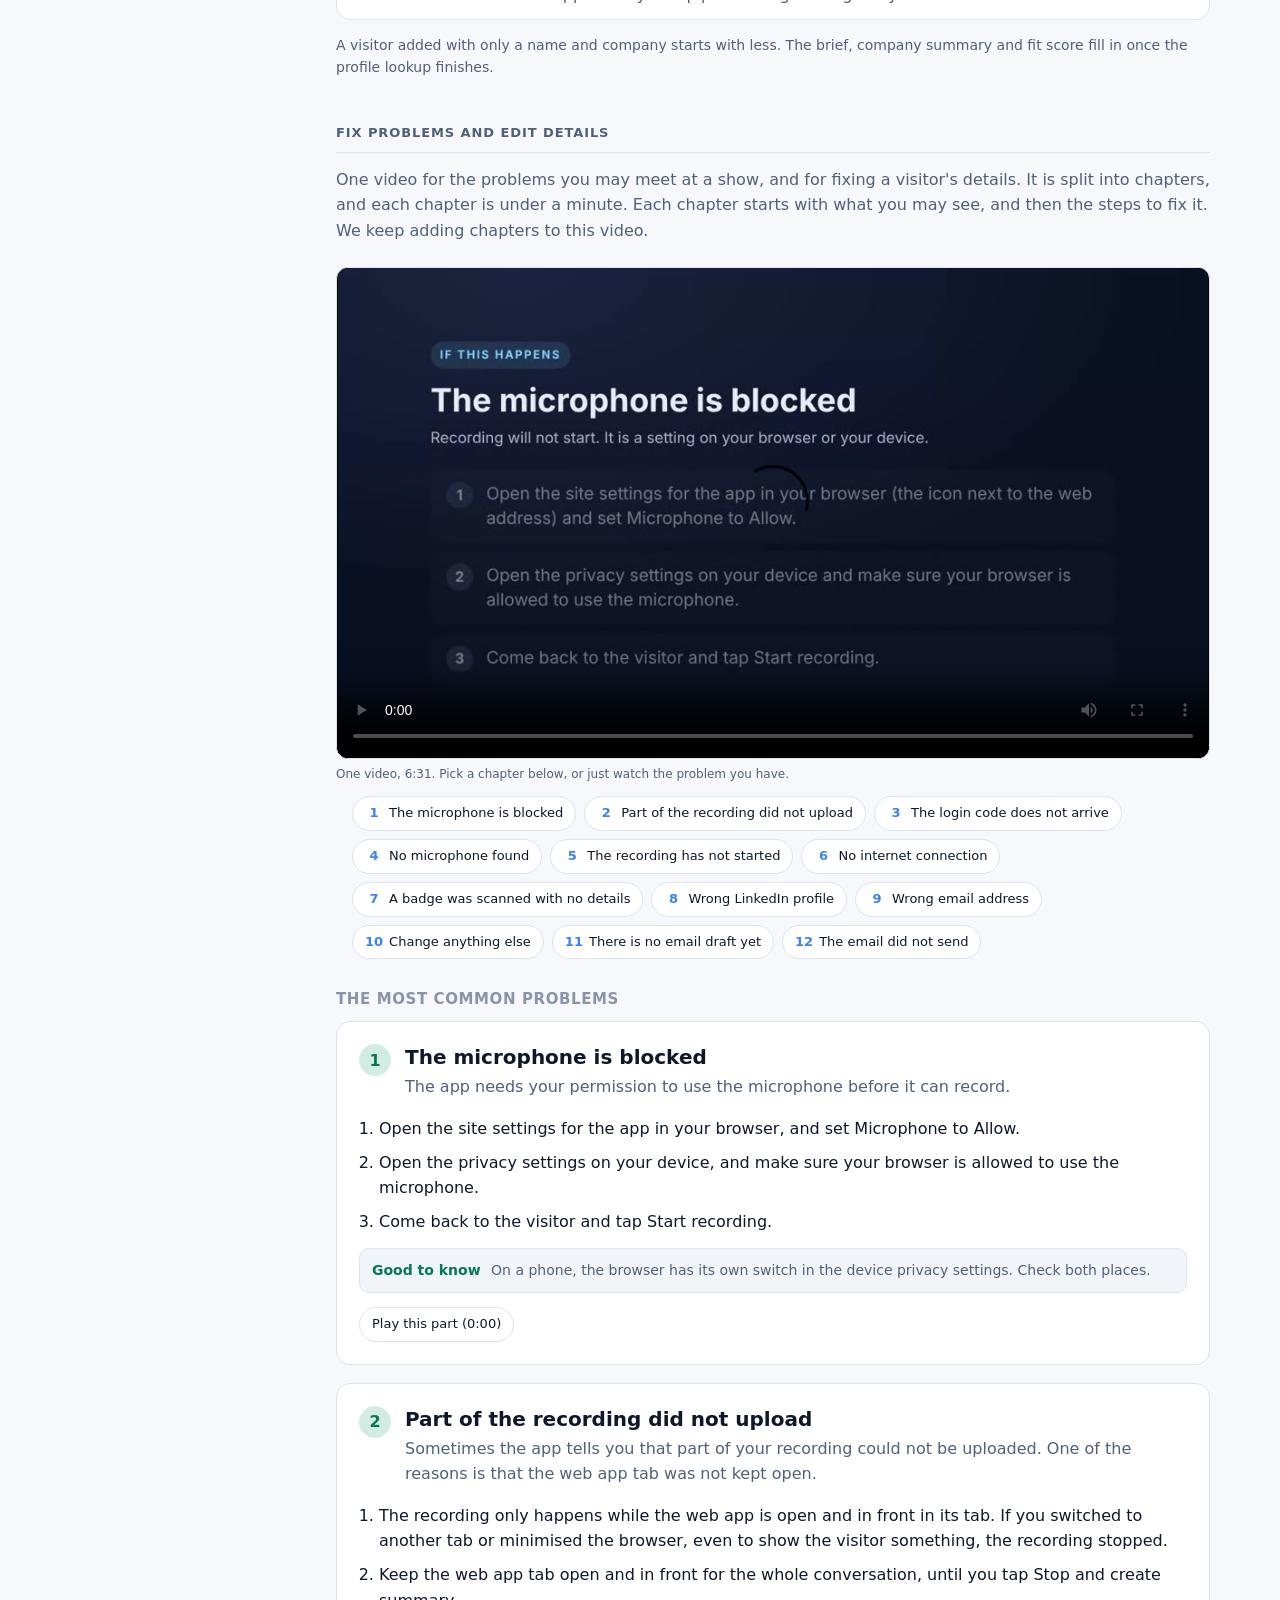
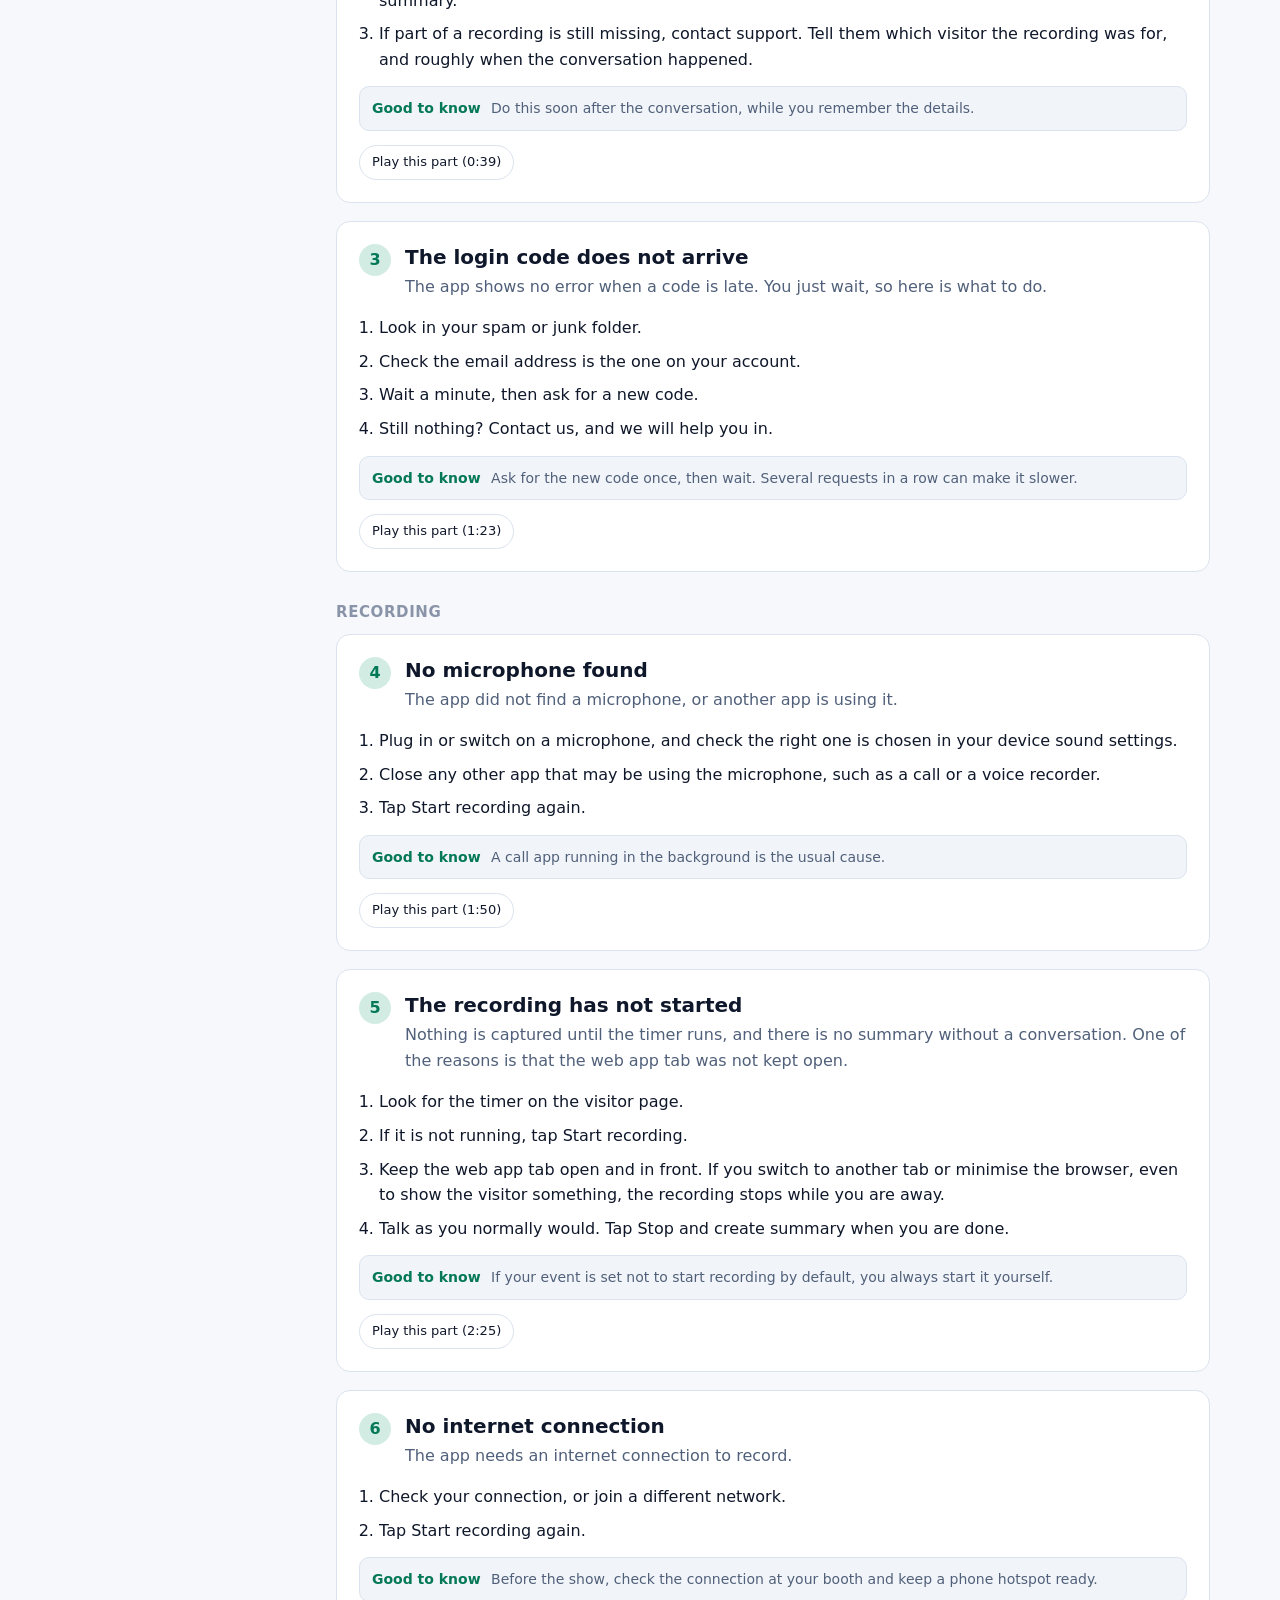
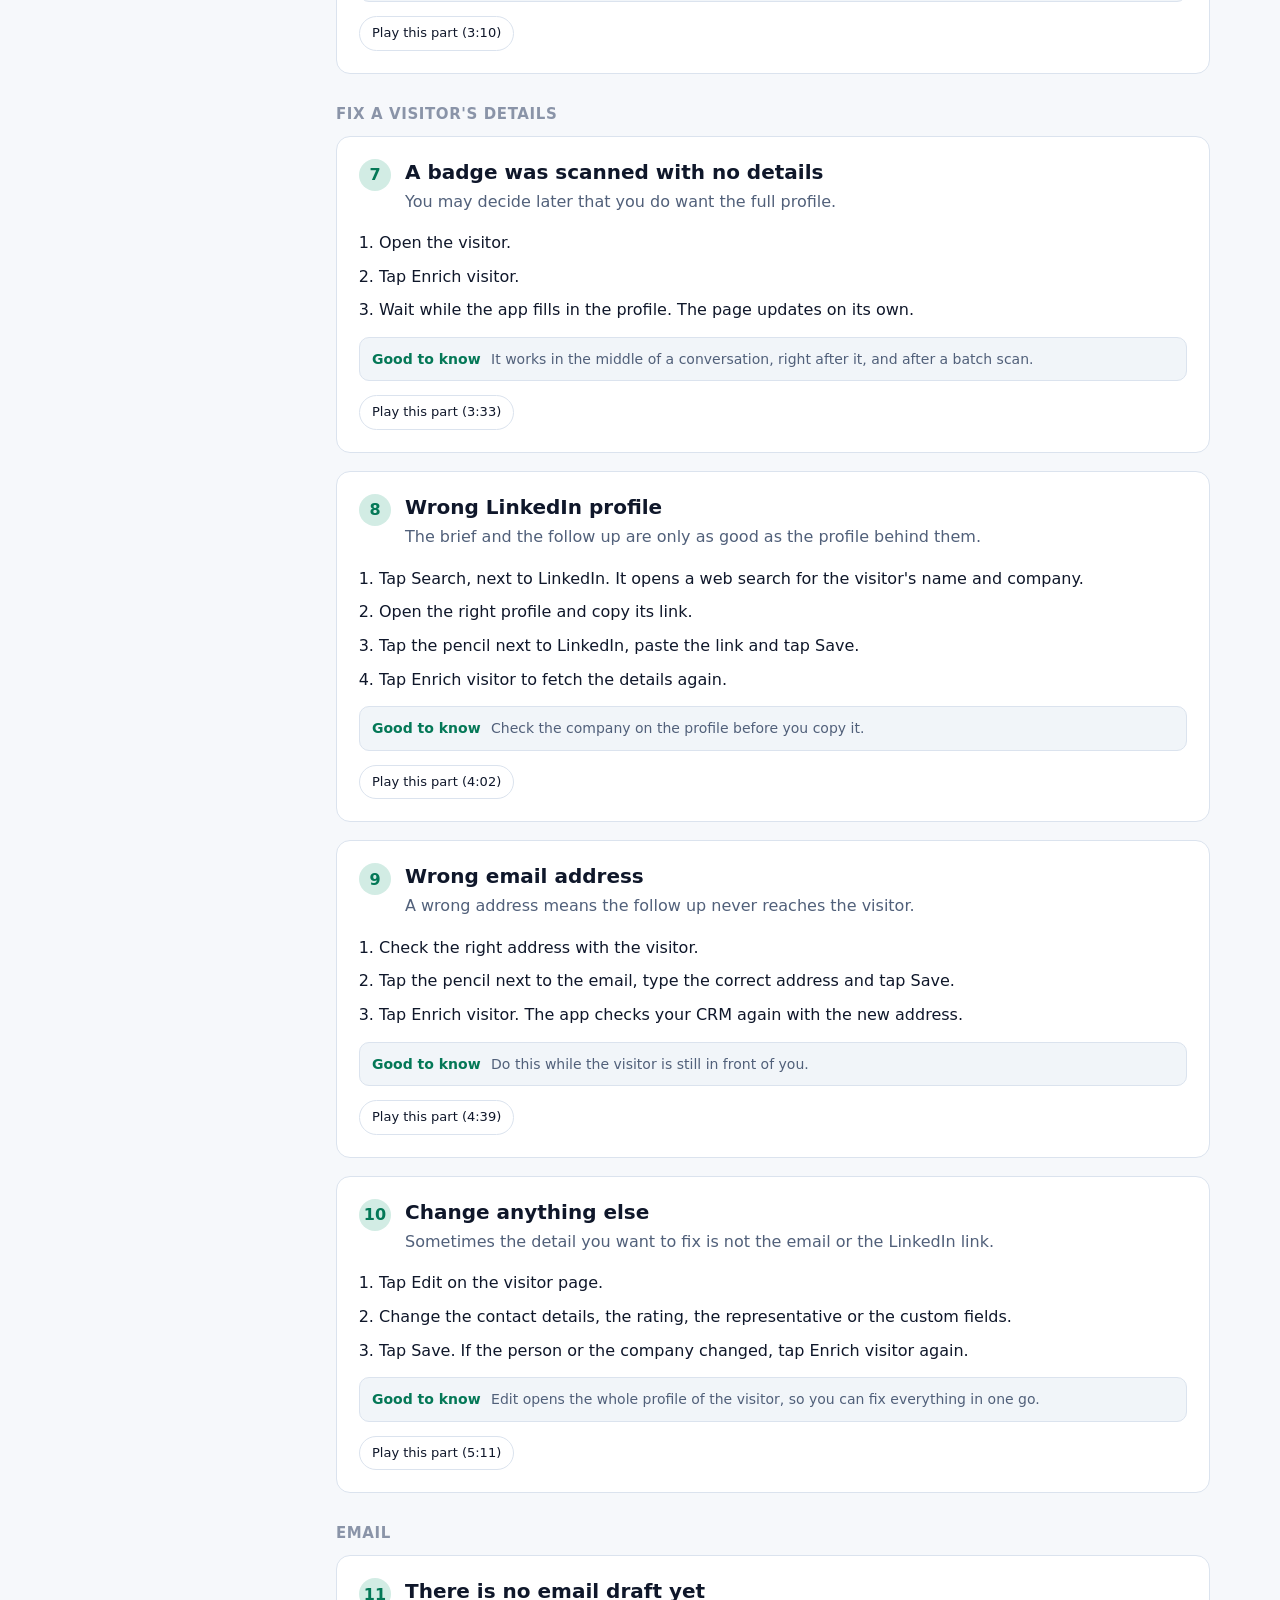
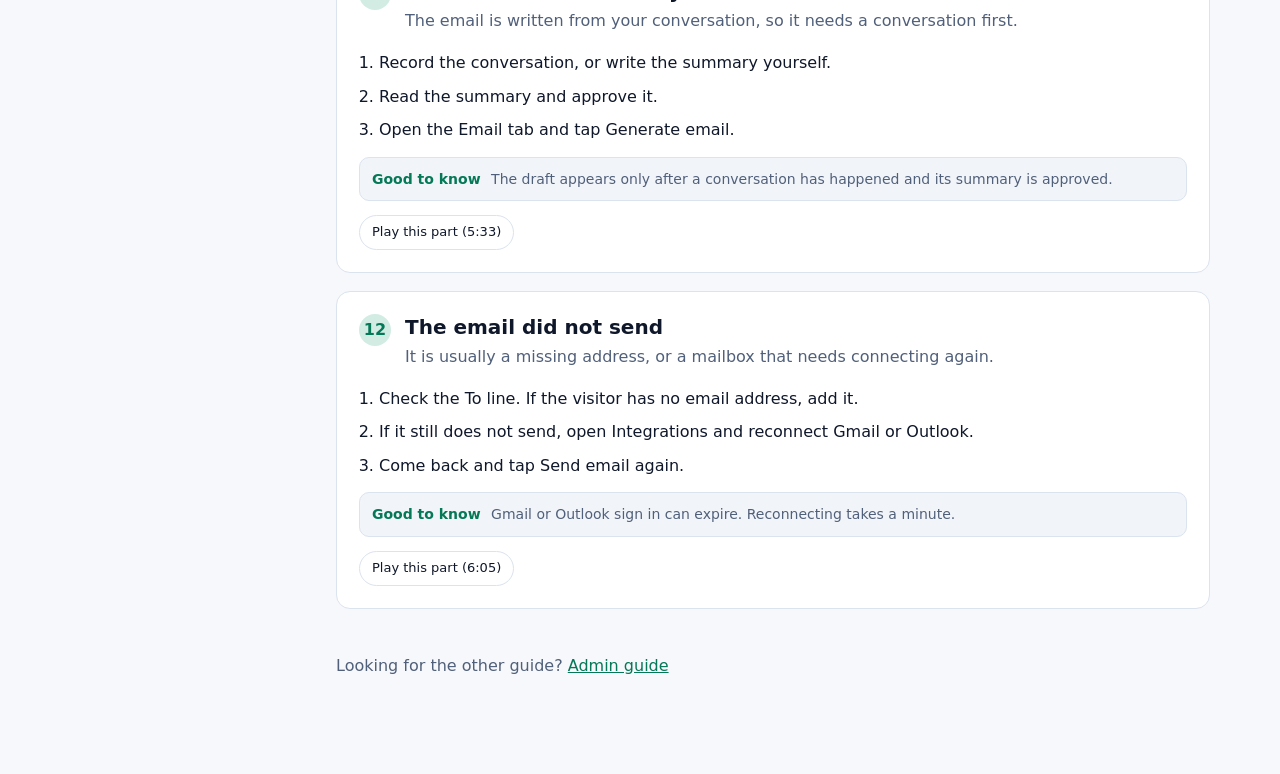
<file: guide/fix.html>
<!doctype html><meta charset="utf-8"><meta http-equiv="refresh" content="0;url=staff.html#fix"><title>Fix problems</title><a href="staff.html#fix">Fix problems is now part of the booth staff guide</a>
</file>
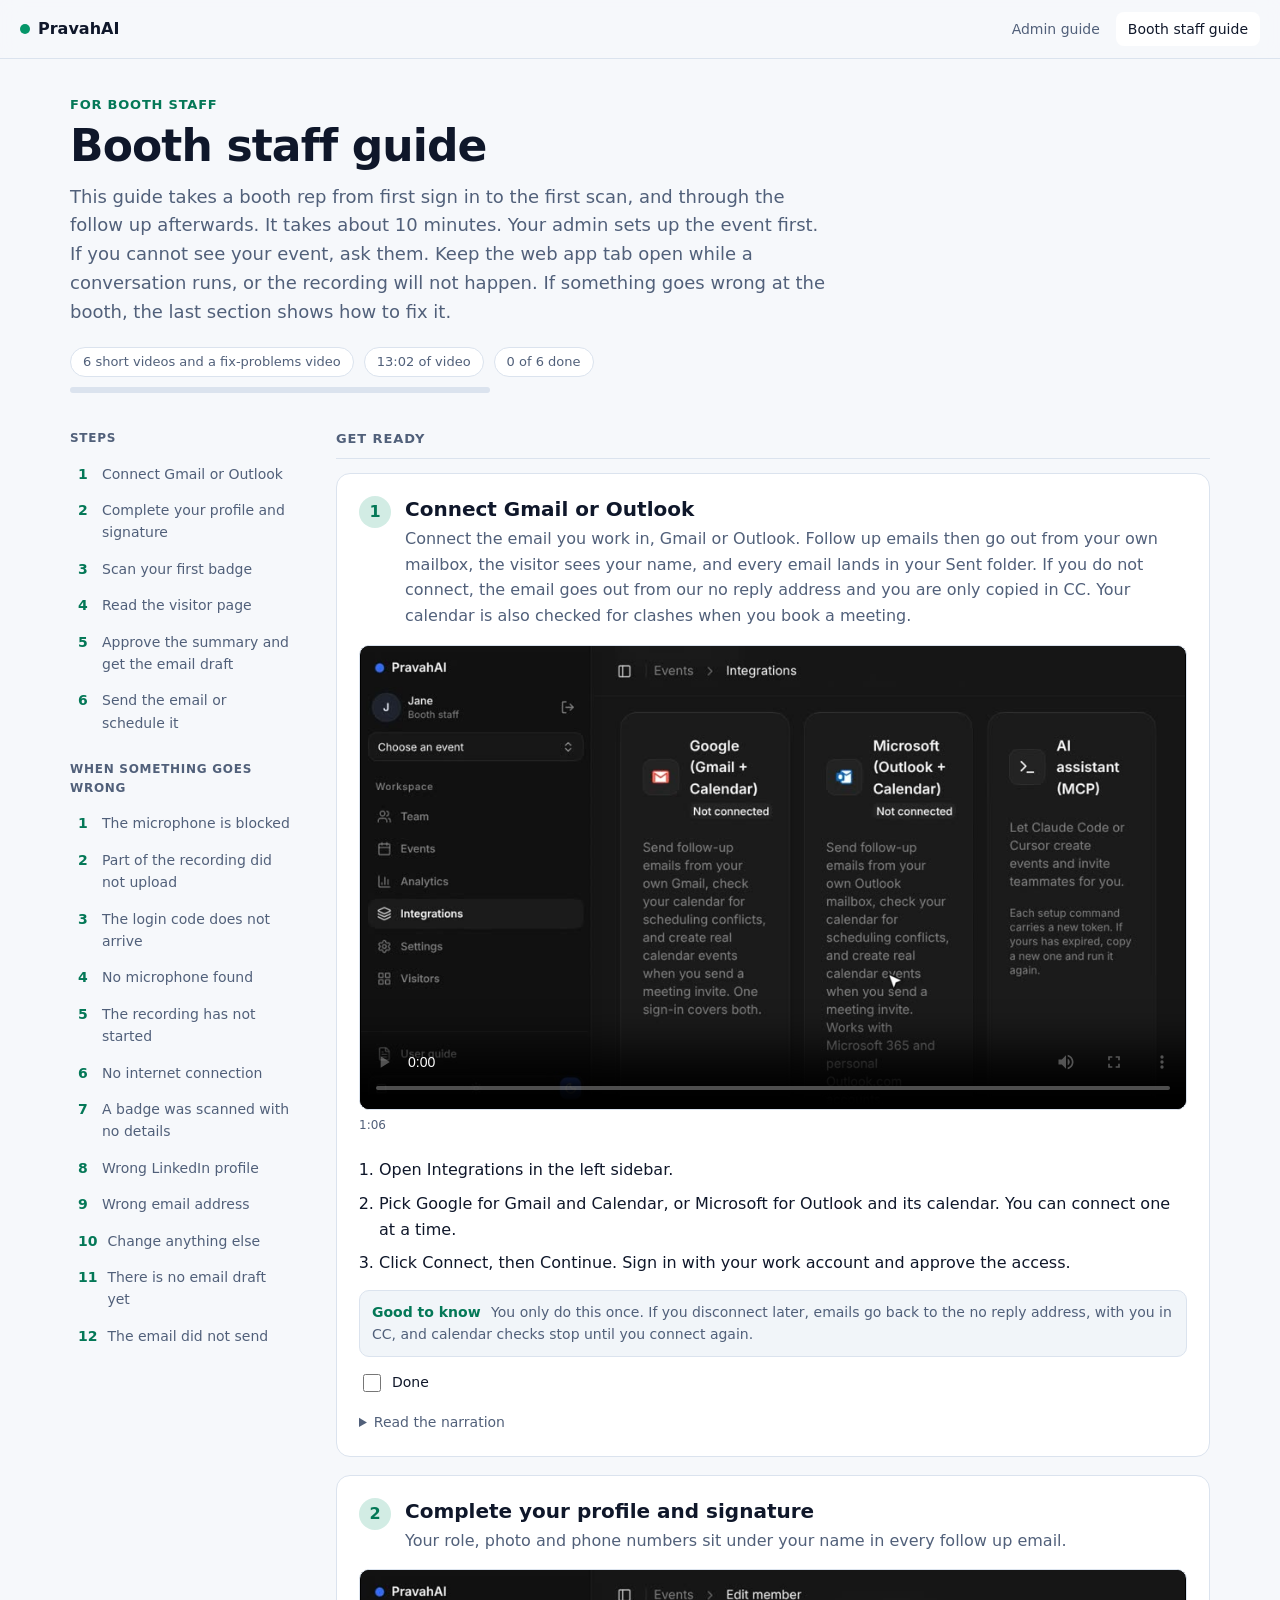
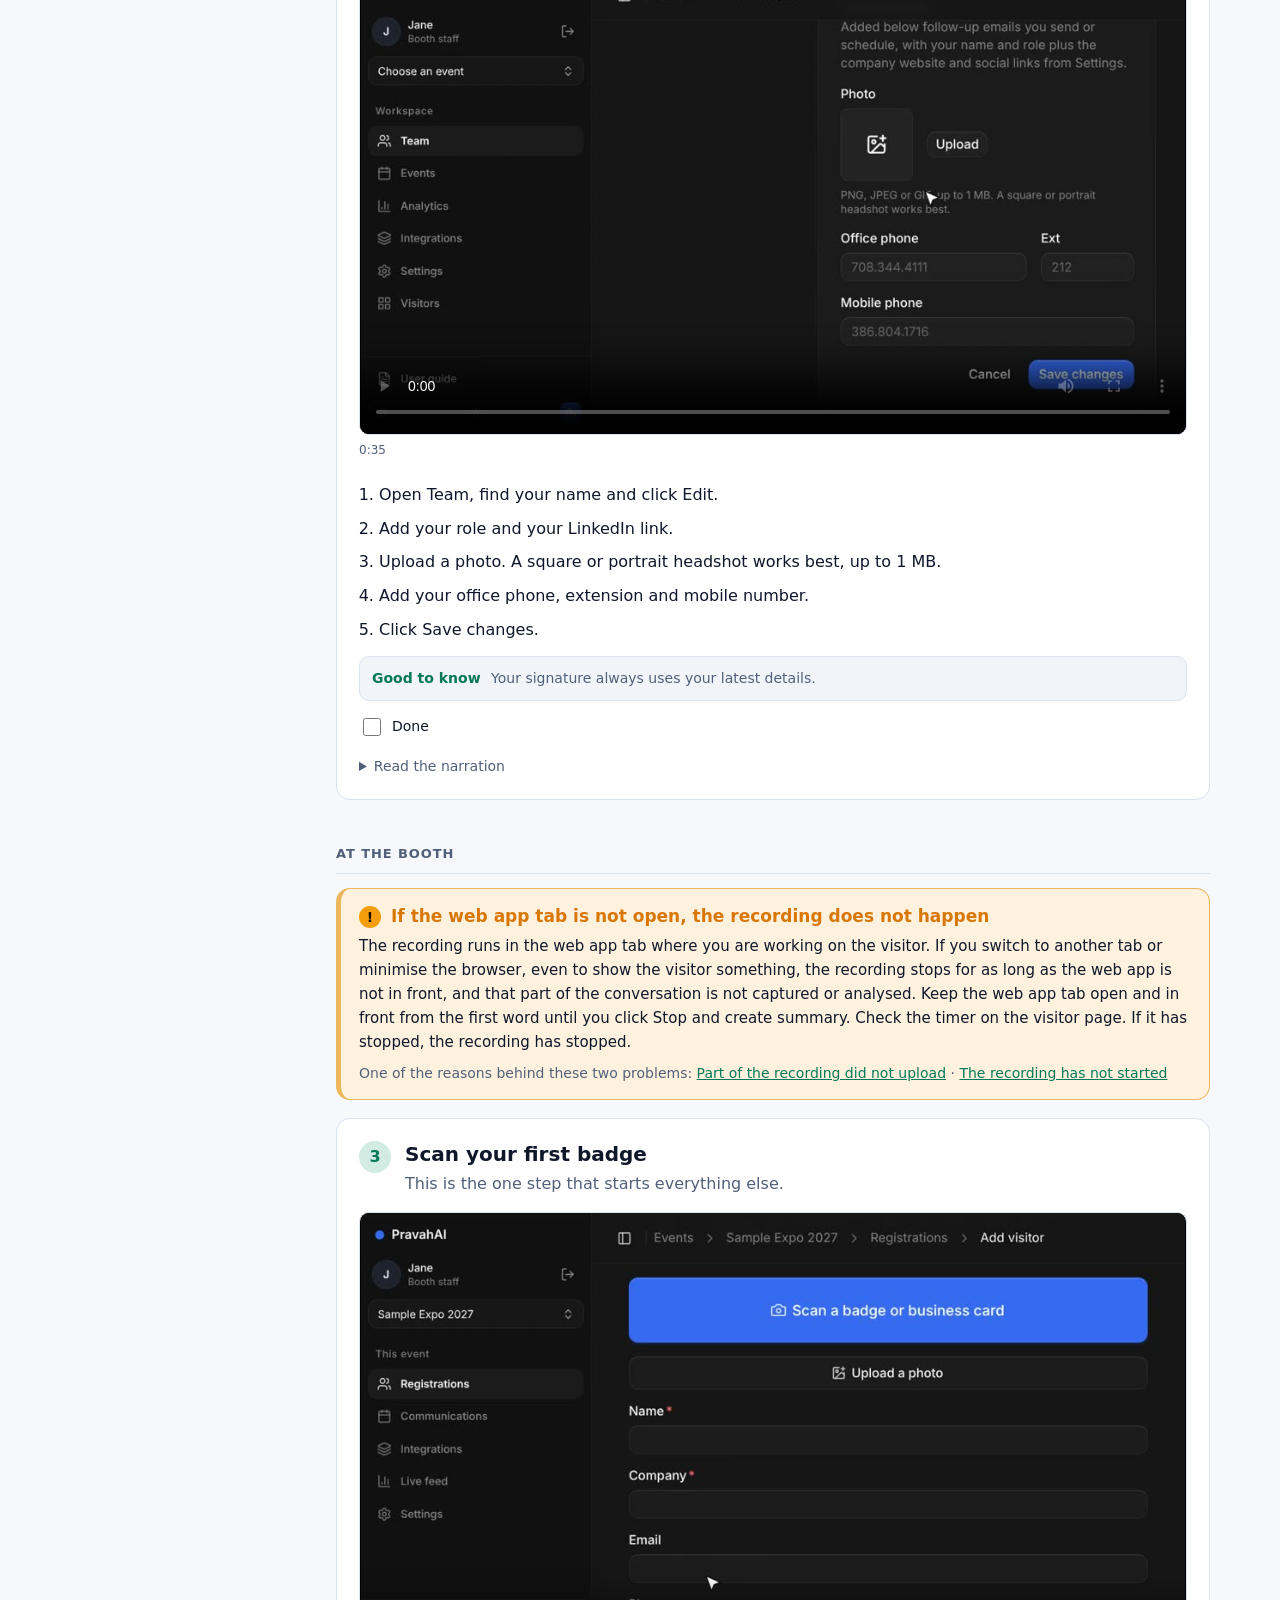
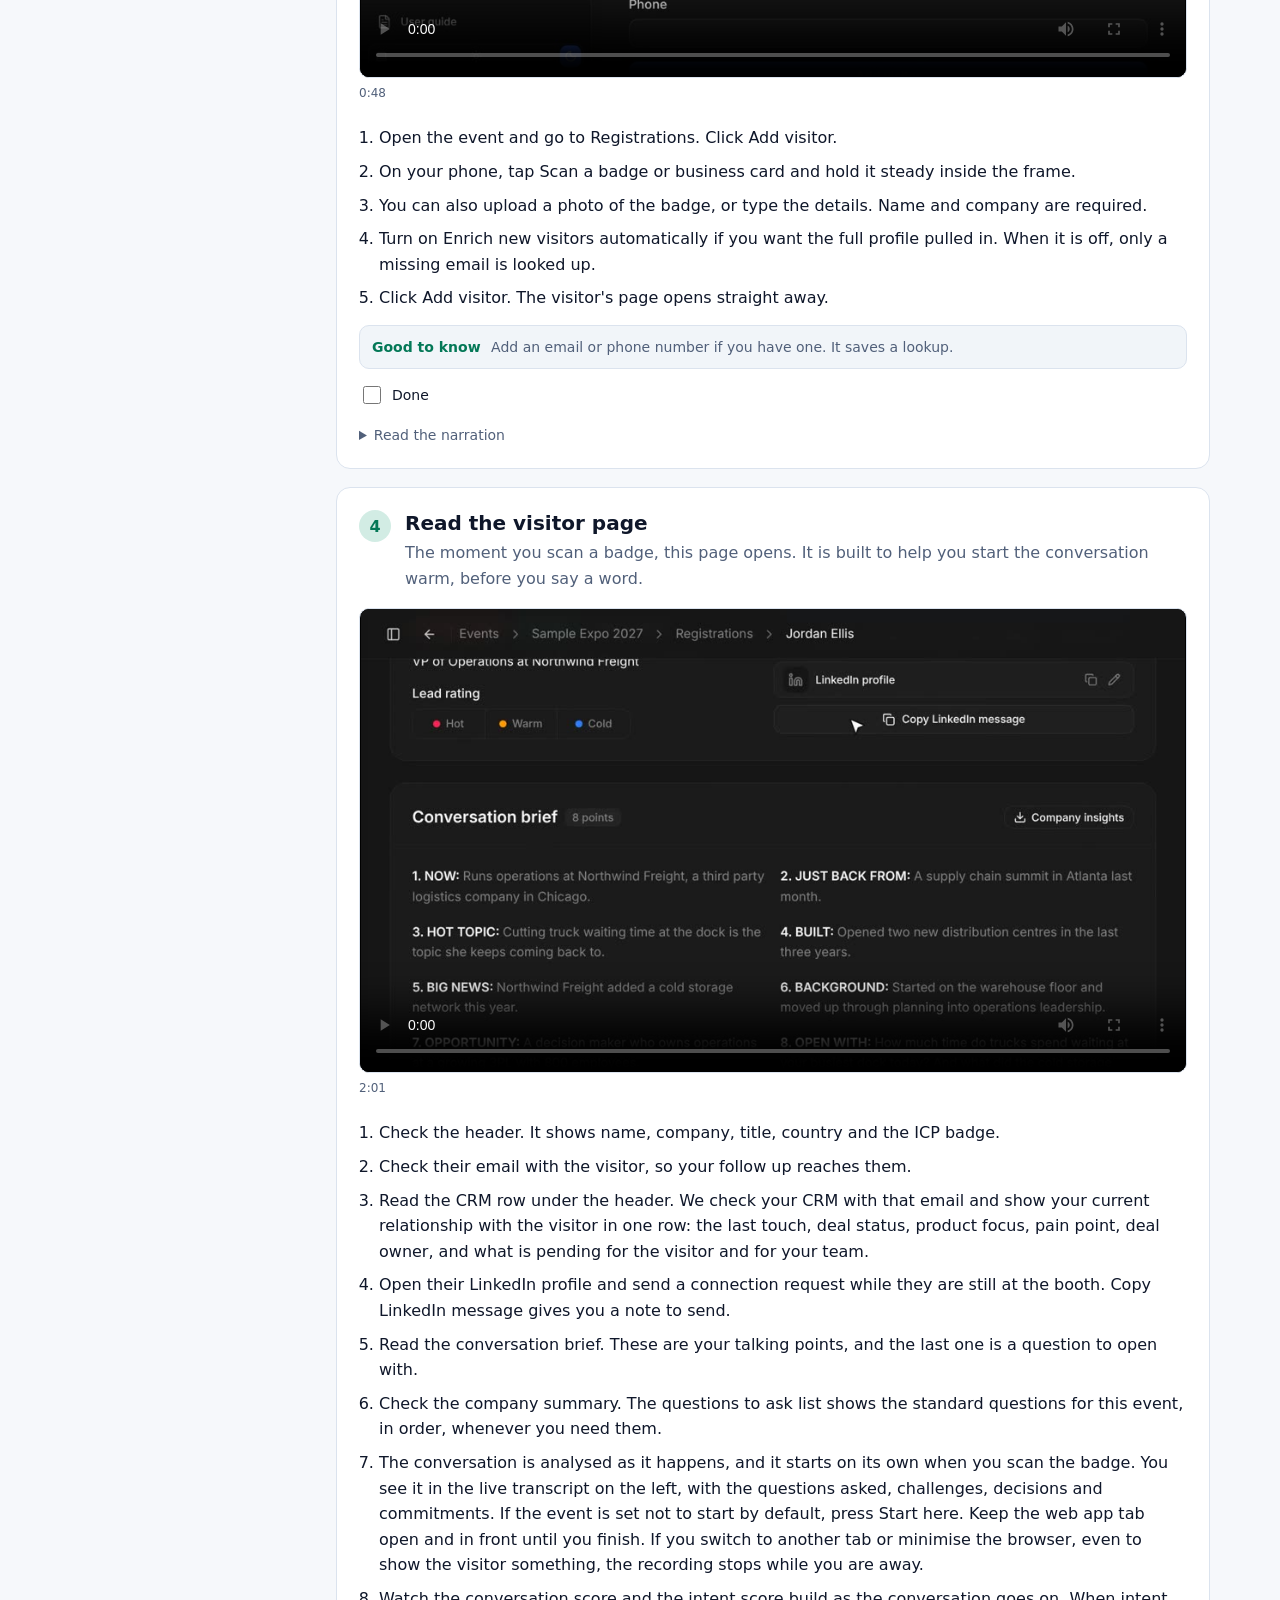
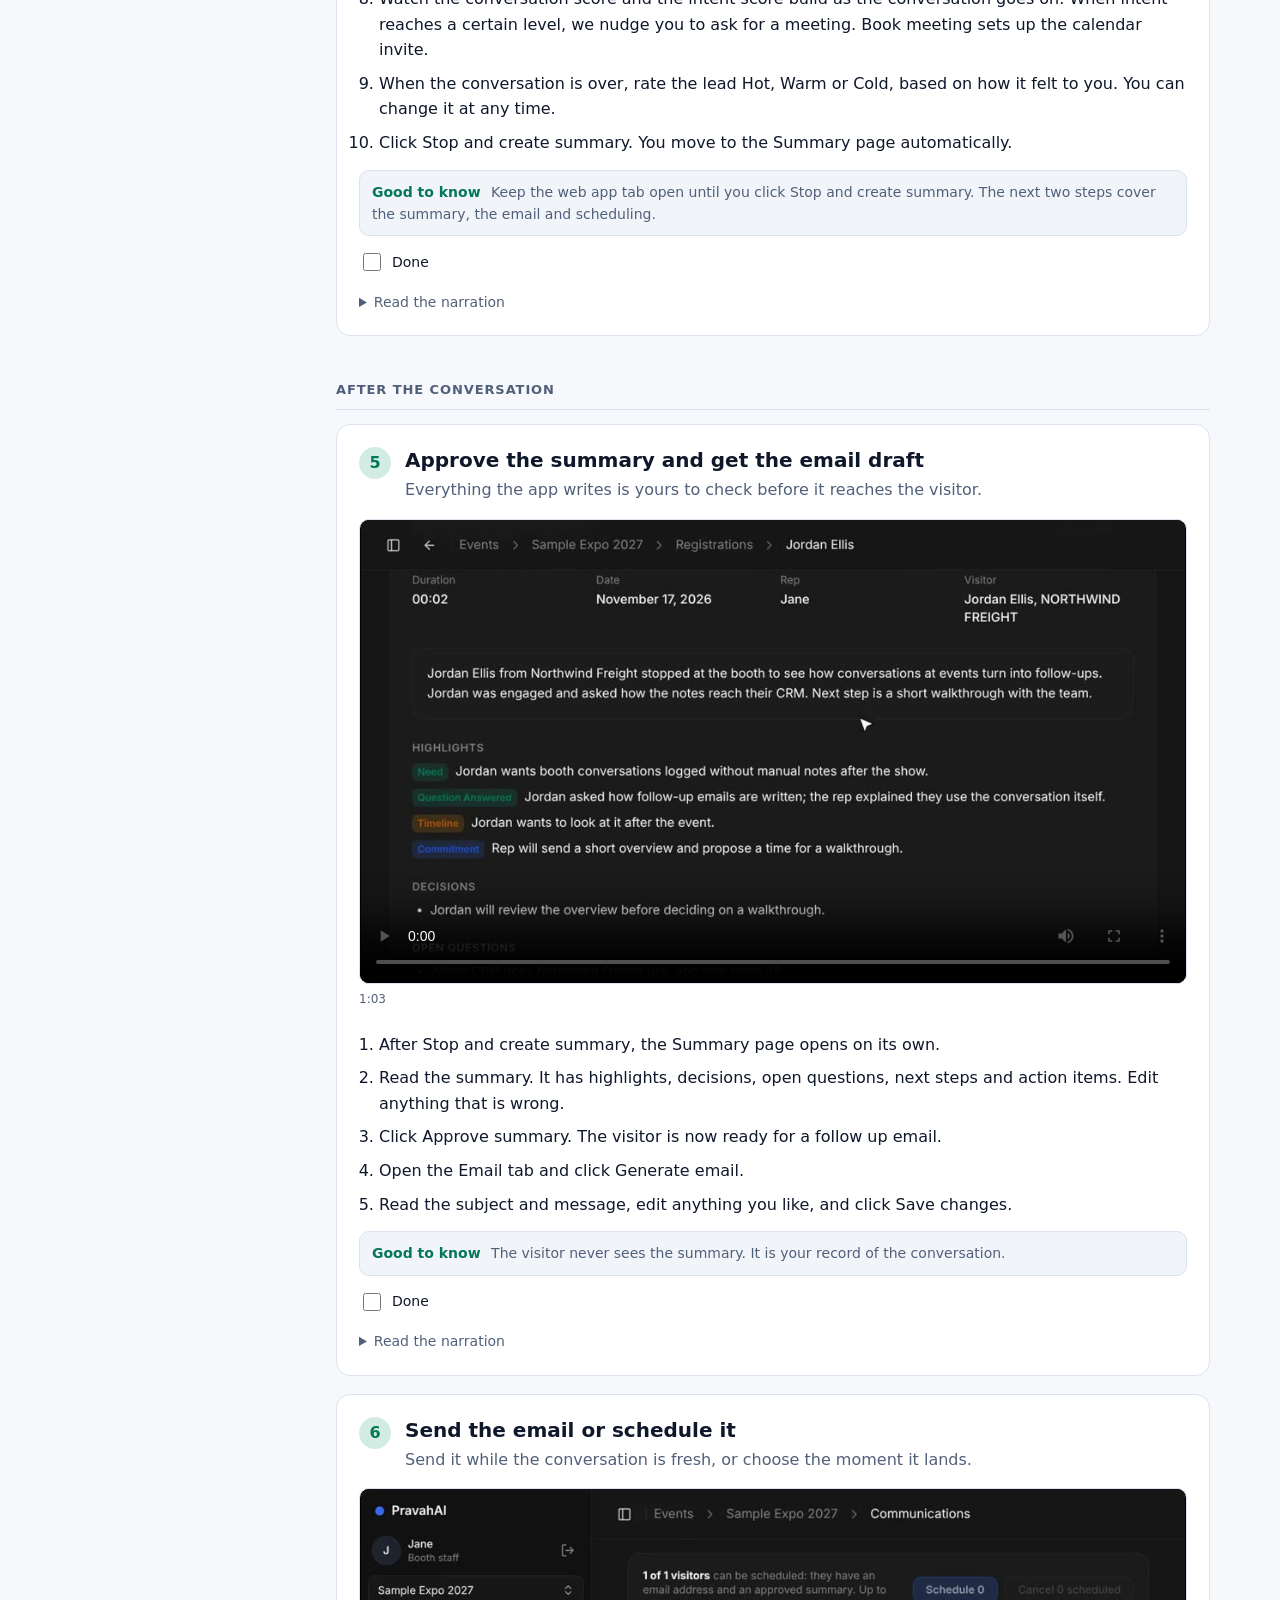
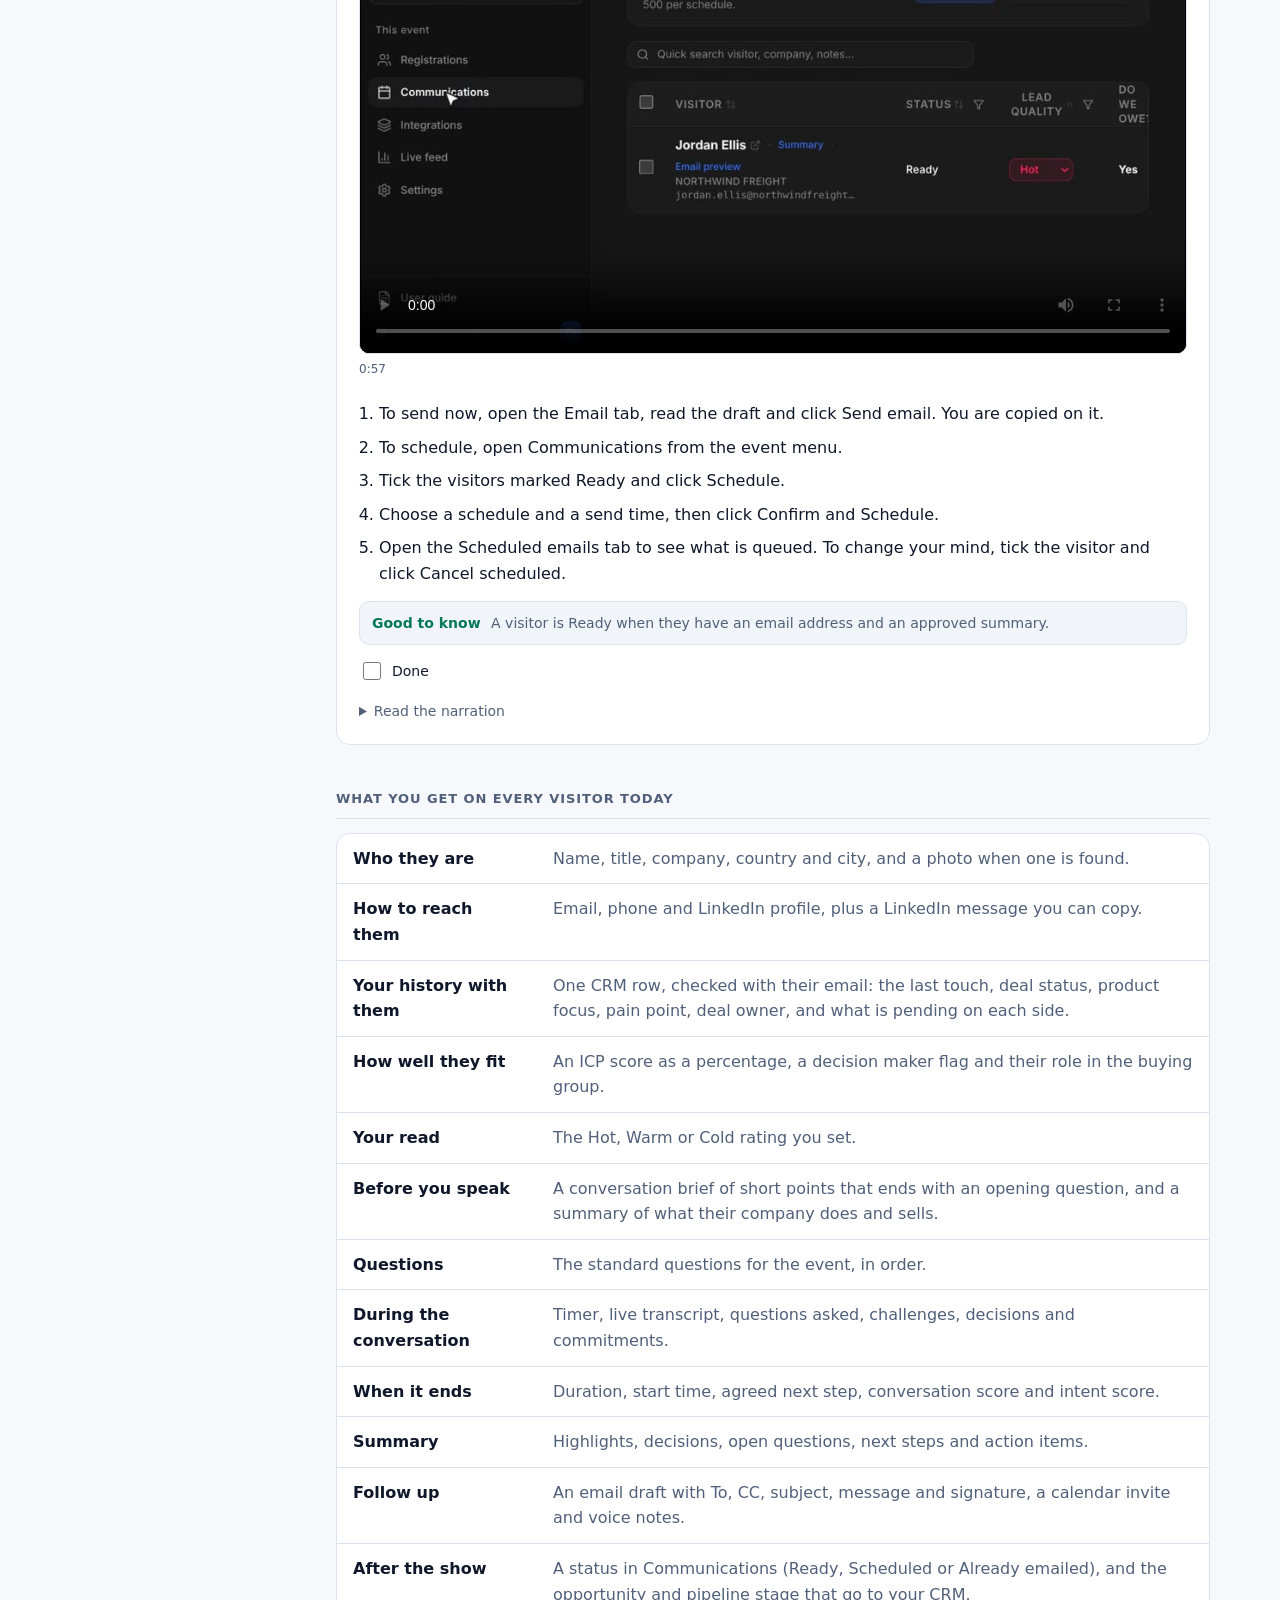
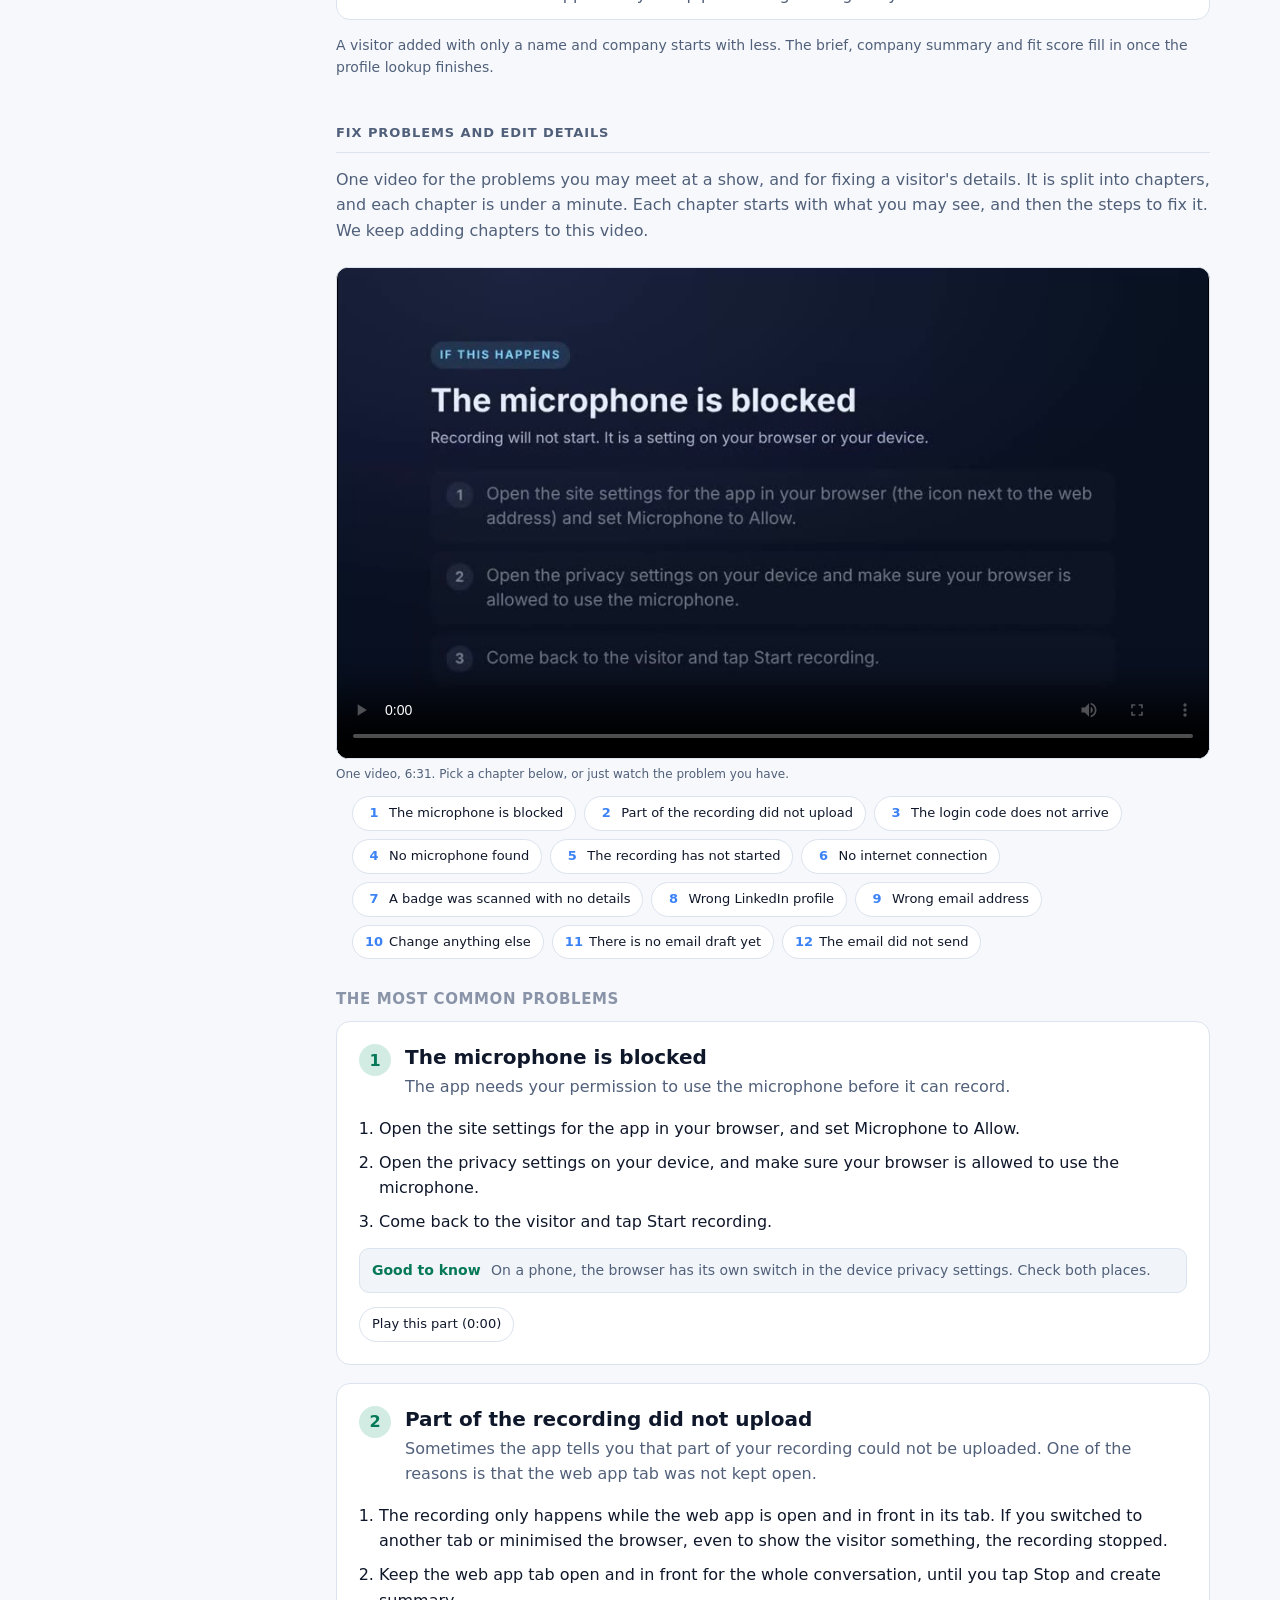
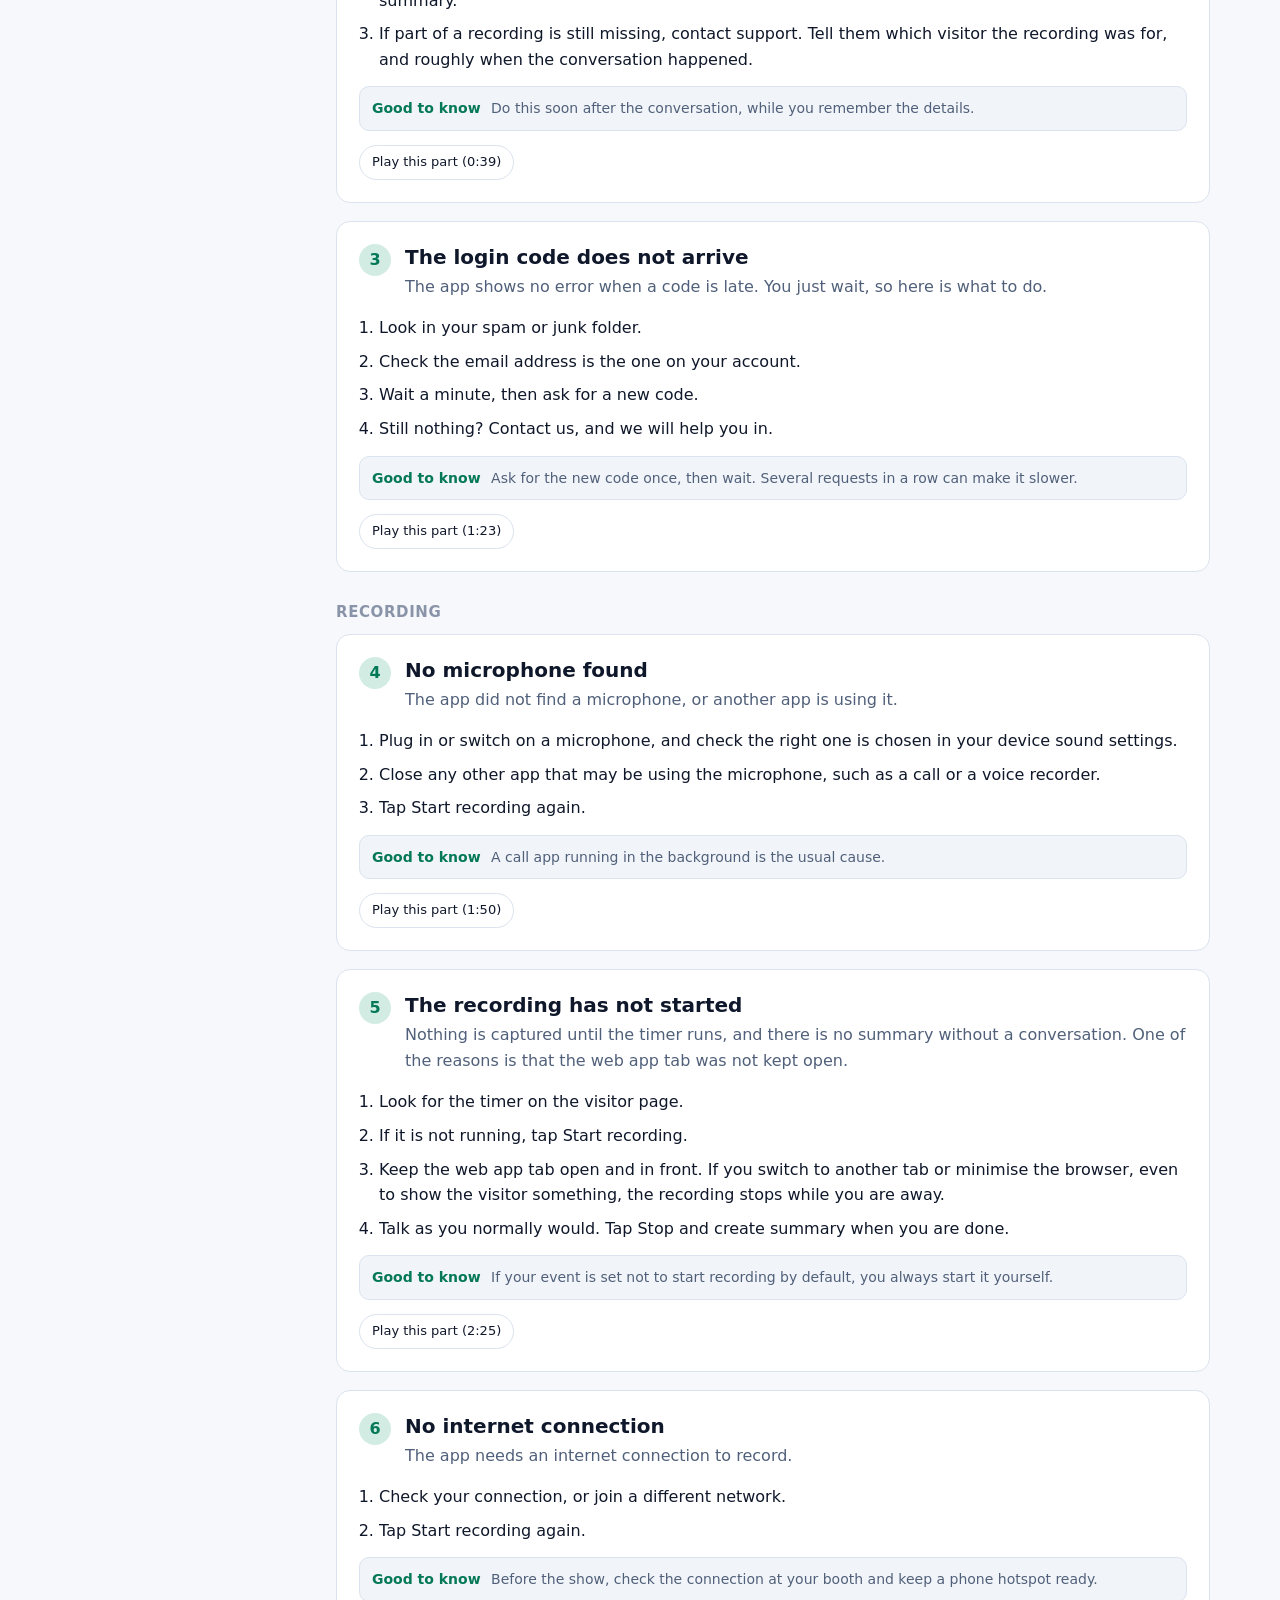
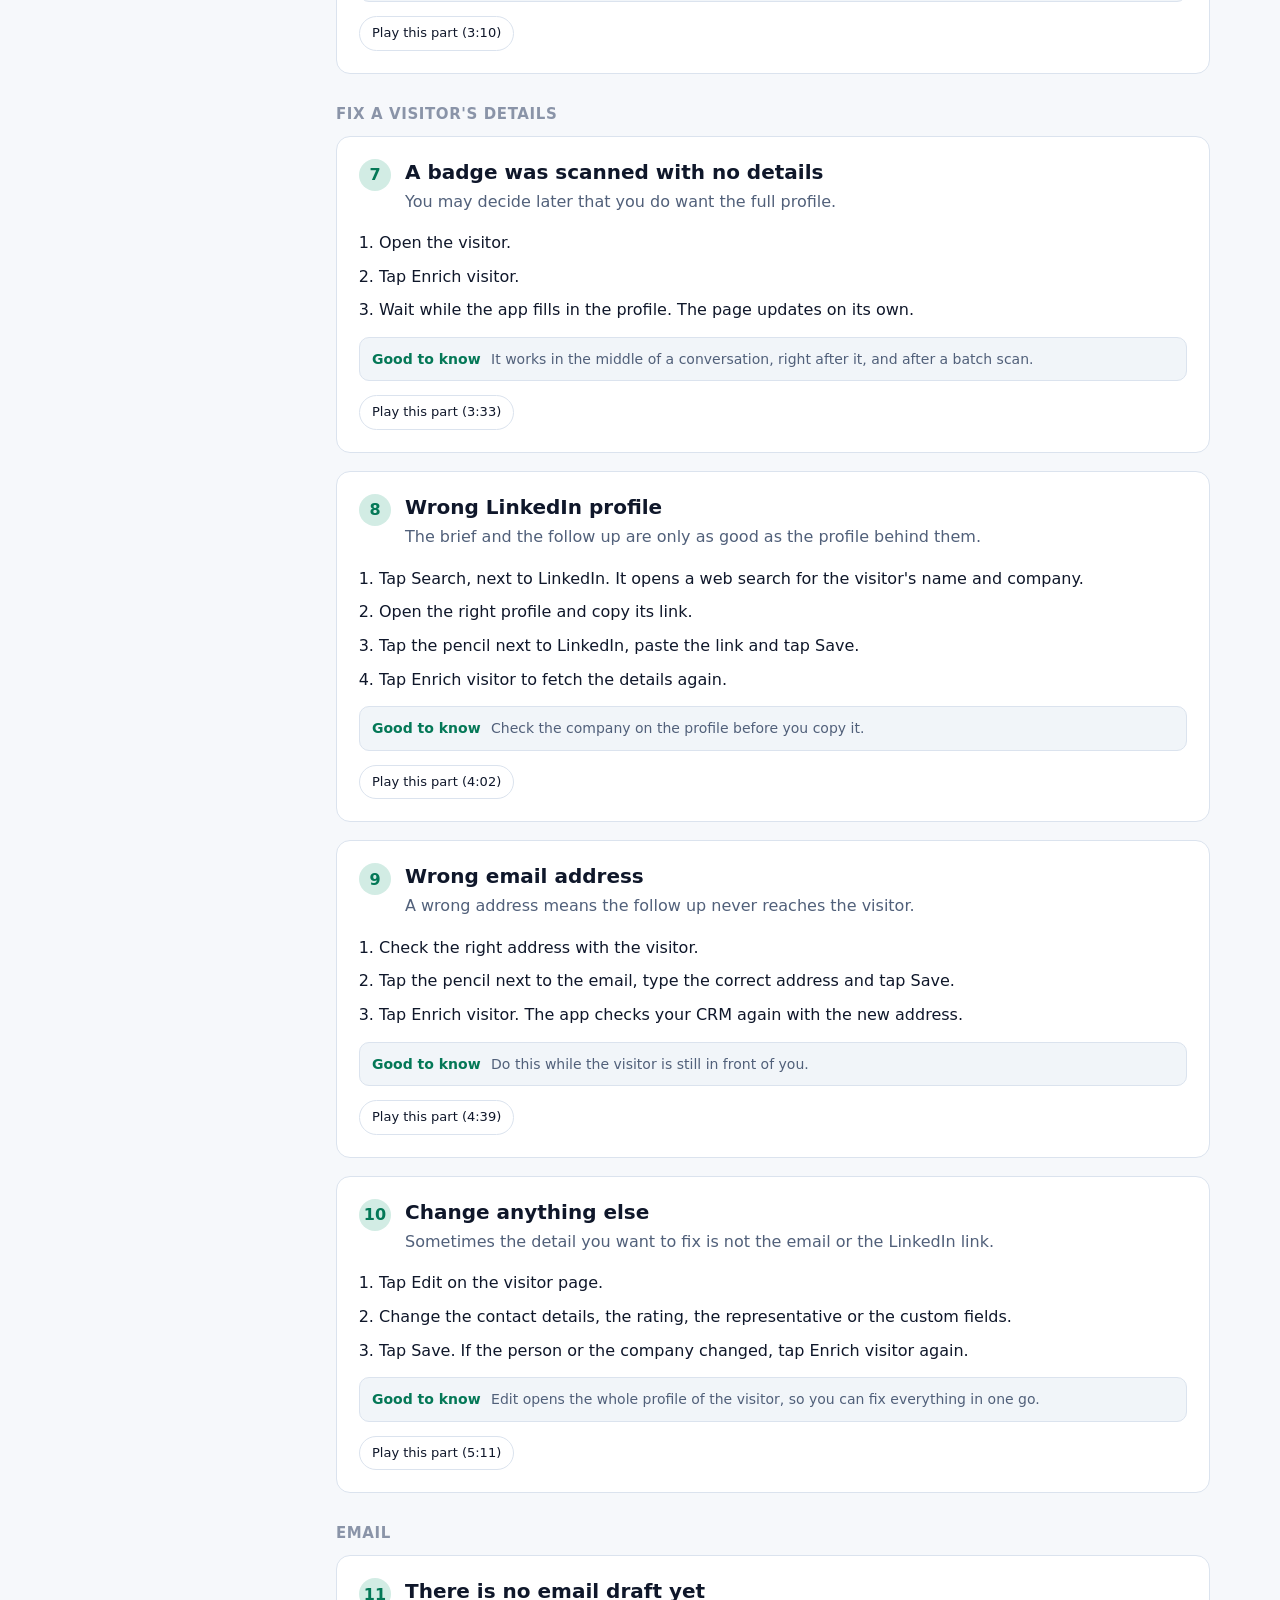
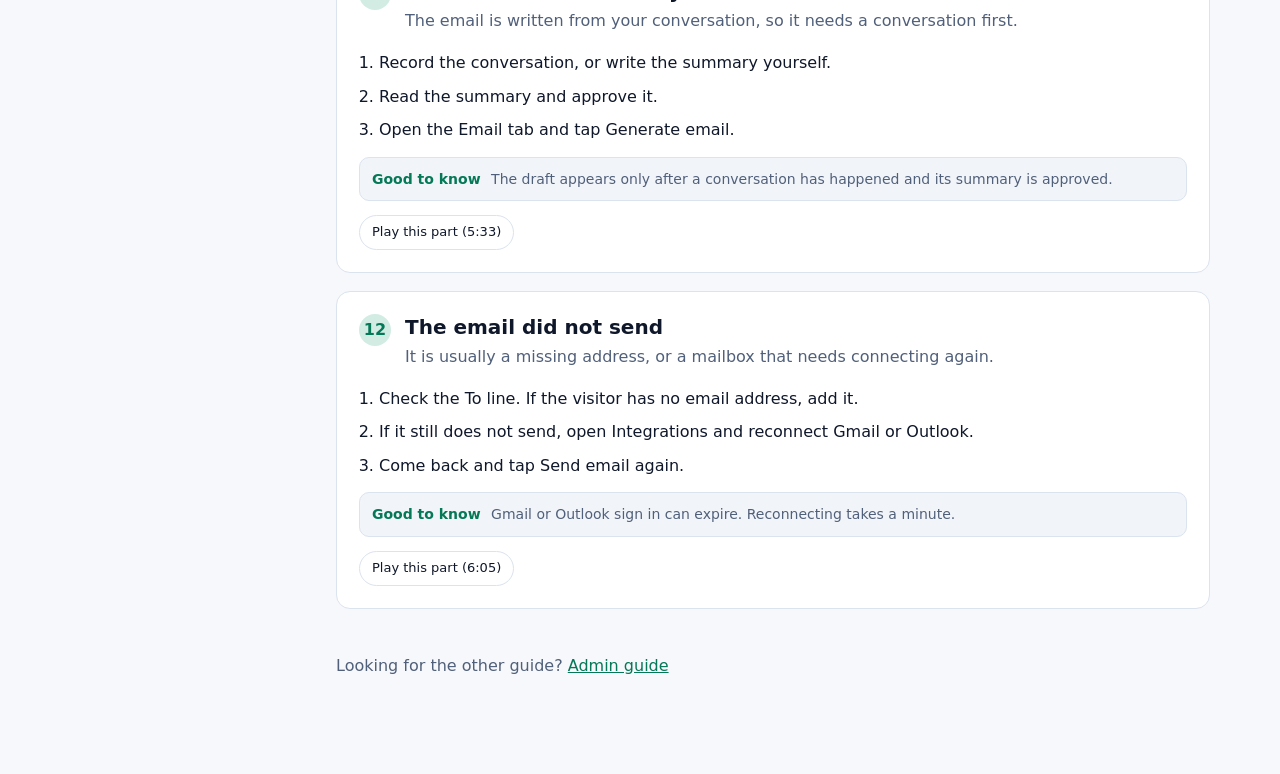
<file: guide/staff.html>
<!doctype html><html lang="en"><head><meta charset="utf-8"><meta name="viewport" content="width=device-width,initial-scale=1">
<title>Booth staff guide · PravahAI</title><meta name="robots" content="noindex"><style>:root{--bg:#0b0f17;--panel:#111826;--panel2:#0e1420;--line:#1f2937;--tx:#e6edf6;--mut:#93a1b5;--acc:#10b981;--acc2:#34d399;--r:14px}
@media (prefers-color-scheme:light){:root{--bg:#f6f8fb;--panel:#fff;--panel2:#f1f5f9;--line:#dbe3ee;--tx:#0f172a;--mut:#51607a;--acc:#059669;--acc2:#047857}}
*{box-sizing:border-box}html{scroll-behavior:smooth;scroll-padding-top:76px}
body{margin:0;background:var(--bg);color:var(--tx);font:16px/1.6 Inter,ui-sans-serif,system-ui,-apple-system,Segoe UI,Roboto,sans-serif;-webkit-font-smoothing:antialiased}
a{color:var(--acc2)}
.top{position:sticky;top:0;z-index:10;display:flex;justify-content:space-between;align-items:center;gap:12px;padding:12px 20px;background:color-mix(in srgb,var(--bg) 88%,transparent);backdrop-filter:blur(10px);border-bottom:1px solid var(--line)}
.brand{display:flex;align-items:center;gap:8px;font-weight:650;color:var(--tx);text-decoration:none}.brand i{width:10px;height:10px;border-radius:50%;background:var(--acc)}
.top nav{display:flex;gap:4px;flex-wrap:wrap}.top nav a{color:var(--mut);text-decoration:none;padding:6px 12px;border-radius:8px;font-size:14px}.top nav a:hover,.top nav a.on{color:var(--tx);background:var(--panel)}
main{max-width:1180px;margin:0 auto;padding:36px 20px 80px}
.eyebrow{margin:0 0 6px;color:var(--acc2);font-size:13px;font-weight:600;letter-spacing:.06em;text-transform:uppercase}
h1{margin:0 0 12px;font-size:clamp(30px,5vw,44px);line-height:1.1;letter-spacing:-.02em}
.lead{max-width:760px;color:var(--mut);font-size:18px;margin:0}
.meta{display:flex;gap:10px;flex-wrap:wrap;margin:20px 0 10px}.meta span{padding:4px 12px;border:1px solid var(--line);border-radius:999px;font-size:13px;color:var(--mut);background:var(--panel)}
.bar{height:6px;border-radius:6px;background:var(--line);overflow:hidden;max-width:420px}.bar div{height:100%;width:0;background:var(--acc);transition:width .3s}
.layout{display:grid;grid-template-columns:230px minmax(0,1fr);gap:36px;margin-top:36px}
.toc{position:sticky;top:76px;align-self:start;display:flex;flex-direction:column;gap:2px;font-size:14px}.toc b{font-size:12px;letter-spacing:.06em;text-transform:uppercase;color:var(--mut);margin-bottom:6px}
.toc a{display:flex;gap:10px;color:var(--mut);text-decoration:none;padding:6px 8px;border-radius:8px}.toc a:hover{background:var(--panel);color:var(--tx)}.toc a span{color:var(--acc2);font-weight:600;min-width:14px}
.grp{margin-bottom:44px}.grp>h2{font-size:13px;letter-spacing:.07em;text-transform:uppercase;color:var(--mut);margin:0 0 14px;padding-bottom:8px;border-bottom:1px solid var(--line)}
.step{background:var(--panel);border:1px solid var(--line);border-radius:var(--r);padding:22px;margin-bottom:18px}
.step.is-done{border-color:color-mix(in srgb,var(--acc) 45%,var(--line))}
.step-head{display:flex;gap:14px;align-items:flex-start;margin-bottom:16px}.num{flex:none;width:32px;height:32px;border-radius:50%;background:color-mix(in srgb,var(--acc) 18%,transparent);color:var(--acc2);display:grid;place-items:center;font-weight:700}
.step.is-done .num{background:var(--acc);color:#04130d}
.step h3{margin:0;font-size:20px;line-height:1.3}.why{margin:4px 0 0;color:var(--mut)}
.step-body{display:grid;grid-template-columns:minmax(0,1fr);gap:22px;align-items:start}
.vid{margin:0}.vid video{width:100%;aspect-ratio:16/9;border-radius:10px;background:#000;border:1px solid var(--line);display:block}.vid figcaption{font-size:12px;color:var(--mut);margin-top:6px}
ol{margin:0 0 14px;padding-left:20px}ol li{margin:0 0 8px}
.tip{background:var(--panel2);border:1px solid var(--line);border-radius:10px;padding:10px 12px;margin:0 0 14px;font-size:14px;color:var(--mut)}.tip b{color:var(--acc2);margin-right:6px}
.done{display:inline-flex;gap:8px;align-items:center;font-size:14px;cursor:pointer;user-select:none}
input[type=checkbox]{width:18px;height:18px;accent-color:var(--acc)}
.narr{margin-top:12px;font-size:14px;color:var(--mut)}.narr summary{cursor:pointer}.narr p{margin:8px 0}
.checklist{list-style:none;margin:0;padding:0;display:grid;gap:8px}.checklist li{background:var(--panel);border:1px solid var(--line);border-radius:10px;padding:12px 14px}.checklist label{display:flex;gap:10px;cursor:pointer}
.defs{display:grid;grid-template-columns:200px 1fr;margin:0;border:1px solid var(--line);border-radius:var(--r);overflow:hidden;background:var(--panel)}
.defs dt,.defs dd{margin:0;padding:12px 16px;border-bottom:1px solid var(--line)}.defs dt{font-weight:600}.defs dd{color:var(--mut)}.defs dt:last-of-type,.defs dd:last-of-type{border-bottom:0}
.note{color:var(--mut);font-size:14px}.swap{color:var(--mut)}
.cards{display:grid;grid-template-columns:repeat(auto-fit,minmax(280px,1fr));gap:18px;margin-top:34px}
.card{display:block;background:var(--panel);border:1px solid var(--line);border-radius:var(--r);padding:24px;text-decoration:none;color:var(--tx);transition:border-color .2s,transform .2s}.card:hover{border-color:var(--acc);transform:translateY(-2px)}
.card h2{margin:4px 0 8px;font-size:24px}.card p{color:var(--mut);margin:0 0 14px}.card b{color:var(--acc2);font-size:14px}
@media(max-width:900px){.layout{grid-template-columns:1fr}.toc{display:none}.step-body{grid-template-columns:1fr}}
@media(max-width:560px){main{padding:24px 16px 60px}.step{padding:16px}.defs{grid-template-columns:1fr}.defs dt{border-bottom:0;padding-bottom:0}}

.bigvid{max-width:960px;margin:24px auto 12px}.bigvid video{width:100%;border-radius:12px;background:#000}
.chips{display:flex;flex-wrap:wrap;gap:8px;max-width:960px;margin:0 auto 28px;padding:0 16px}
.chip,.seek{font:inherit;cursor:pointer;border:1px solid var(--line);background:var(--panel);color:inherit;border-radius:999px;padding:6px 12px;font-size:13px}
.chip span{display:inline-block;min-width:18px;margin-right:6px;font-weight:700;color:#3b82f6}
.seek:hover{border-color:#3b82f6}
.subgrp{font-size:15px;letter-spacing:.04em;text-transform:uppercase;color:var(--muted,#8a94a8);margin:28px 0 10px}
.tocsub{display:block;margin:18px 0 6px}
.grp>.why{margin:0 0 14px}

.notice{background:color-mix(in srgb,var(--acc) 12%,var(--panel));border:1px solid color-mix(in srgb,var(--acc) 55%,var(--line));border-radius:var(--r);padding:14px 18px;margin:0 0 18px}.notice b{display:block;color:var(--acc2);font-size:15px;margin-bottom:4px}.notice p{margin:0;color:var(--tx);font-size:15px}
.notice.warn{background:color-mix(in srgb,#f59e0b 13%,var(--panel));border-color:color-mix(in srgb,#f59e0b 65%,var(--line));border-left-width:5px}.notice.warn b{color:#d97706;font-size:17px;display:flex;align-items:center;gap:10px}.notice.warn b:before{content:"!";flex:none;width:22px;height:22px;border-radius:50%;background:#f59e0b;color:#1a1204;display:grid;place-items:center;font-size:14px;font-weight:800}.notice p+p{margin-top:8px}.notice .see{font-size:14px;color:var(--mut)}
@media (prefers-color-scheme:dark){.notice.warn b{color:#fbbf24}}
</style></head><body>
<header class="top"><a class="brand" href="index.html"><i></i>PravahAI</a><nav><a href="admin.html">Admin guide</a><a href="staff.html" class="on">Booth staff guide</a></nav></header>
<main><div class="hero"><p class="eyebrow">For booth staff</p><h1>Booth staff guide</h1><p class="lead">This guide takes a booth rep from first sign in to the first scan, and through the follow up afterwards. It takes about 10 minutes. Your admin sets up the event first. If you cannot see your event, ask them. Keep the web app tab open while a conversation runs, or the recording will not happen. If something goes wrong at the booth, the last section shows how to fix it.</p>
<div class="meta"><span>6 short videos and a fix-problems video</span><span>13:02 of video</span><span id="prog">0 of 6 done</span></div><div class="bar"><div id="barf"></div></div></div>
<div class="layout"><aside class="toc"><b>Steps</b><a href="#mail"><span>1</span>Connect Gmail or Outlook</a><a href="#profile"><span>2</span>Complete your profile and signature</a><a href="#scan"><span>3</span>Scan your first badge</a><a href="#page"><span>4</span>Read the visitor page</a><a href="#summary"><span>5</span>Approve the summary and get the email draft</a><a href="#send"><span>6</span>Send the email or schedule it</a><b class="tocsub">When something goes wrong</b><a href="#mic"><span>1</span>The microphone is blocked</a><a href="#upload"><span>2</span>Part of the recording did not upload</a><a href="#login"><span>3</span>The login code does not arrive</a><a href="#nomic"><span>4</span>No microphone found</a><a href="#notrec"><span>5</span>The recording has not started</a><a href="#offline"><span>6</span>No internet connection</a><a href="#nodetails"><span>7</span>A badge was scanned with no details</a><a href="#linkedin"><span>8</span>Wrong LinkedIn profile</a><a href="#email"><span>9</span>Wrong email address</a><a href="#edit"><span>10</span>Change anything else</a><a href="#noemail"><span>11</span>There is no email draft yet</a><a href="#cantsend"><span>12</span>The email did not send</a></aside><div class="content"><section class="grp"><h2>Get ready</h2><article class="step" id="mail" data-key="staff-mail">
 <div class="step-head"><span class="num">1</span><div><h3>Connect Gmail or Outlook</h3><p class="why">Connect the email you work in, Gmail or Outlook. Follow up emails then go out from your own mailbox, the visitor sees your name, and every email lands in your Sent folder. If you do not connect, the email goes out from our no reply address and you are only copied in CC. Your calendar is also checked for clashes when you book a meeting.</p></div></div>
 <div class="step-body">
  <figure class="vid"><video controls preload="metadata" playsinline poster="v/s1_email.jpg"><source src="v/s1_email.mp4" type="video/mp4"></video><figcaption>1:06</figcaption></figure>
  <div class="txt"><ol><li>Open Integrations in the left sidebar.</li><li>Pick Google for Gmail and Calendar, or Microsoft for Outlook and its calendar. You can connect one at a time.</li><li>Click Connect, then Continue. Sign in with your work account and approve the access.</li></ol><p class="tip"><b>Good to know</b> You only do this once. If you disconnect later, emails go back to the no reply address, with you in CC, and calendar checks stop until you connect again.</p>
   <label class="done"><input type="checkbox" class="chk"> Done</label>
   <details class="narr"><summary>Read the narration</summary><p>Before your first show, connect the email you use at work, Gmail or Outlook. Open Integrations, in the left sidebar.</p><p>Google covers Gmail and Calendar with one sign-in. Microsoft covers Outlook and its calendar. Pick the one you work in. You can connect one at a time.</p><p>Connect it, and follow up emails go out from your own mailbox. The visitor sees your name, and each email lands in your Sent folder, where you can see it too.</p><p>If you do not connect, the email goes out from our no reply address instead, and you are only copied in CC. That is why every rep should connect.</p><p>Click Connect, then Continue, and sign in with your work account. Approve the access when you&#x27;re asked.</p><p>Your calendar is checked for clashes when you book a meeting. You only do this once. If you disconnect later, emails go back to the no reply address, and calendar checks stop, until you connect again.</p></details></div>
 </div></article><article class="step" id="profile" data-key="staff-profile">
 <div class="step-head"><span class="num">2</span><div><h3>Complete your profile and signature</h3><p class="why">Your role, photo and phone numbers sit under your name in every follow up email.</p></div></div>
 <div class="step-body">
  <figure class="vid"><video controls preload="metadata" playsinline poster="v/s2_profile.jpg"><source src="v/s2_profile.mp4" type="video/mp4"></video><figcaption>0:35</figcaption></figure>
  <div class="txt"><ol><li>Open Team, find your name and click Edit.</li><li>Add your role and your LinkedIn link.</li><li>Upload a photo. A square or portrait headshot works best, up to 1 MB.</li><li>Add your office phone, extension and mobile number.</li><li>Click Save changes.</li></ol><p class="tip"><b>Good to know</b> Your signature always uses your latest details.</p>
   <label class="done"><input type="checkbox" class="chk"> Done</label>
   <details class="narr"><summary>Read the narration</summary><p>Next, complete your profile. Open Team, find your name, and click Edit.</p><p>Add your role and your LinkedIn link. Both go into your email signature.</p><p>Upload a photo. A square or portrait headshot works best, up to one megabyte.</p><p>Add your office phone, your extension and your mobile number. Visitors see them under your name in every follow-up.</p><p>Click Save changes. Your signature updates everywhere you send from, and it always uses your latest details.</p></details></div>
 </div></article></section><section class="grp"><h2>At the booth</h2><div class="notice warn"><b>If the web app tab is not open, the recording does not happen</b><p>The recording runs in the web app tab where you are working on the visitor. If you switch to another tab or minimise the browser, even to show the visitor something, the recording stops for as long as the web app is not in front, and that part of the conversation is not captured or analysed. Keep the web app tab open and in front from the first word until you click Stop and create summary. Check the timer on the visitor page. If it has stopped, the recording has stopped.</p><p class="see">One of the reasons behind these two problems: <a href="#upload">Part of the recording did not upload</a> · <a href="#notrec">The recording has not started</a></p></div><article class="step" id="scan" data-key="staff-scan">
 <div class="step-head"><span class="num">3</span><div><h3>Scan your first badge</h3><p class="why">This is the one step that starts everything else.</p></div></div>
 <div class="step-body">
  <figure class="vid"><video controls preload="metadata" playsinline poster="v/s3_scan.jpg"><source src="v/s3_scan.mp4" type="video/mp4"></video><figcaption>0:48</figcaption></figure>
  <div class="txt"><ol><li>Open the event and go to Registrations. Click Add visitor.</li><li>On your phone, tap Scan a badge or business card and hold it steady inside the frame.</li><li>You can also upload a photo of the badge, or type the details. Name and company are required.</li><li>Turn on Enrich new visitors automatically if you want the full profile pulled in. When it is off, only a missing email is looked up.</li><li>Click Add visitor. The visitor&#x27;s page opens straight away.</li></ol><p class="tip"><b>Good to know</b> Add an email or phone number if you have one. It saves a lookup.</p>
   <label class="done"><input type="checkbox" class="chk"> Done</label>
   <details class="narr"><summary>Read the narration</summary><p>Here&#x27;s how to add your first visitor at the show. Open the event, and go to Registrations.</p><p>Click Add visitor, at the top right.</p><p>The quickest way is to scan. On your phone, tap Scan a badge or business card, and hold it steady inside the frame.</p><p>You can also upload a photo of the badge, or type the details yourself. The name and the company are required.</p><p>Turn on Enrich new visitors automatically if you want the full profile pulled in. When it&#x27;s off, only a missing email is looked up.</p><p>Type the visitor&#x27;s name and company. Add an email and a phone number if you have them.</p><p>Click Add visitor. Their page opens straight away.</p></details></div>
 </div></article><article class="step" id="page" data-key="staff-page">
 <div class="step-head"><span class="num">4</span><div><h3>Read the visitor page</h3><p class="why">The moment you scan a badge, this page opens. It is built to help you start the conversation warm, before you say a word.</p></div></div>
 <div class="step-body">
  <figure class="vid"><video controls preload="metadata" playsinline poster="v/s4_visitor_page.jpg"><source src="v/s4_visitor_page.mp4" type="video/mp4"></video><figcaption>2:01</figcaption></figure>
  <div class="txt"><ol><li>Check the header. It shows name, company, title, country and the ICP badge.</li><li>Check their email with the visitor, so your follow up reaches them.</li><li>Read the CRM row under the header. We check your CRM with that email and show your current relationship with the visitor in one row: the last touch, deal status, product focus, pain point, deal owner, and what is pending for the visitor and for your team.</li><li>Open their LinkedIn profile and send a connection request while they are still at the booth. Copy LinkedIn message gives you a note to send.</li><li>Read the conversation brief. These are your talking points, and the last one is a question to open with.</li><li>Check the company summary. The questions to ask list shows the standard questions for this event, in order, whenever you need them.</li><li>The conversation is analysed as it happens, and it starts on its own when you scan the badge. You see it in the live transcript on the left, with the questions asked, challenges, decisions and commitments. If the event is set not to start by default, press Start here. Keep the web app tab open and in front until you finish. If you switch to another tab or minimise the browser, even to show the visitor something, the recording stops while you are away.</li><li>Watch the conversation score and the intent score build as the conversation goes on. When intent reaches a certain level, we nudge you to ask for a meeting. Book meeting sets up the calendar invite.</li><li>When the conversation is over, rate the lead Hot, Warm or Cold, based on how it felt to you. You can change it at any time.</li><li>Click Stop and create summary. You move to the Summary page automatically.</li></ol><p class="tip"><b>Good to know</b> Keep the web app tab open until you click Stop and create summary. The next two steps cover the summary, the email and scheduling.</p>
   <label class="done"><input type="checkbox" class="chk"> Done</label>
   <details class="narr"><summary>Read the narration</summary><p>The moment you scan a badge, this page opens. It is built to help you start the conversation warm, before you say a word.</p><p>At the top you see who they are. Their name, company, title and country, and a badge showing how well they fit your ideal customer profile.</p><p>On the right is their email. Check it with the visitor while they are in front of you, so your follow up reaches them.</p><p>With that email, we also check your CRM. One row shows your current relationship with this visitor. The last touch, the deal status, the product they care about, their pain point, the deal owner, and what is pending on each side.</p><p>Their LinkedIn profile is there too. Send them a connection request right on the floor. Copy LinkedIn message gives you a note to send.</p><p>The conversation brief holds your talking points. They are short, and you can take them in within seconds. The last one is a question to open with.</p><p>Under it is the company. What they do, and what they sell.</p><p>Questions to ask lists the standard questions for this event, in order. Look here whenever you need them.</p><p>The conversation is analysed as it happens, and it starts on its own when you scan the badge. You can see it here, on the left. If your event is set not to start by default, press Start here.</p><p>We measure the conversation score and the intent score as you talk, and they build as the conversation goes on. When intent reaches a certain level, we nudge you to ask for a meeting. Book meeting sets up the calendar invite.</p><p>When the conversation is over, rate the lead Hot, Warm or Cold, based on how it felt to you. You can change it at any time.</p><p>Then click Stop and create summary. The app takes you to the Summary page on its own. The next video covers it.</p></details></div>
 </div></article></section><section class="grp"><h2>After the conversation</h2><article class="step" id="summary" data-key="staff-summary">
 <div class="step-head"><span class="num">5</span><div><h3>Approve the summary and get the email draft</h3><p class="why">Everything the app writes is yours to check before it reaches the visitor.</p></div></div>
 <div class="step-body">
  <figure class="vid"><video controls preload="metadata" playsinline poster="v/s5_summary_email.jpg"><source src="v/s5_summary_email.mp4" type="video/mp4"></video><figcaption>1:03</figcaption></figure>
  <div class="txt"><ol><li>After Stop and create summary, the Summary page opens on its own.</li><li>Read the summary. It has highlights, decisions, open questions, next steps and action items. Edit anything that is wrong.</li><li>Click Approve summary. The visitor is now ready for a follow up email.</li><li>Open the Email tab and click Generate email.</li><li>Read the subject and message, edit anything you like, and click Save changes.</li></ol><p class="tip"><b>Good to know</b> The visitor never sees the summary. It is your record of the conversation.</p>
   <label class="done"><input type="checkbox" class="chk"> Done</label>
   <details class="narr"><summary>Read the narration</summary><p>When you click Stop and create summary, the app takes you to the Summary page on its own. This is the page that opens.</p><p>It has the highlights, the decisions, the open questions, the next steps and the action items.</p><p>Read it, and edit anything that is wrong. The visitor does not see this summary. It is your record of the conversation.</p><p>When it is right, click Approve summary. Approving makes the visitor ready for a follow-up email.</p><p>Open the Email tab and click Generate email. The app writes a draft from the approved summary.</p><p>The To line is already filled in. Read the subject and the message, and edit anything you like.</p><p>Click Save changes to keep your edits. Your signature is added below the sign-off when you send. Sending and scheduling are in the next video.</p></details></div>
 </div></article><article class="step" id="send" data-key="staff-send">
 <div class="step-head"><span class="num">6</span><div><h3>Send the email or schedule it</h3><p class="why">Send it while the conversation is fresh, or choose the moment it lands.</p></div></div>
 <div class="step-body">
  <figure class="vid"><video controls preload="metadata" playsinline poster="v/s6_send_schedule.jpg"><source src="v/s6_send_schedule.mp4" type="video/mp4"></video><figcaption>0:57</figcaption></figure>
  <div class="txt"><ol><li>To send now, open the Email tab, read the draft and click Send email. You are copied on it.</li><li>To schedule, open Communications from the event menu.</li><li>Tick the visitors marked Ready and click Schedule.</li><li>Choose a schedule and a send time, then click Confirm and Schedule.</li><li>Open the Scheduled emails tab to see what is queued. To change your mind, tick the visitor and click Cancel scheduled.</li></ol><p class="tip"><b>Good to know</b> A visitor is Ready when they have an email address and an approved summary.</p>
   <label class="done"><input type="checkbox" class="chk"> Done</label>
   <details class="narr"><summary>Read the narration</summary><p>The follow-up email is ready. You can send it now, or schedule it. This video covers both.</p><p>To send it now, read the draft once more, then click Send email. It goes from your own mailbox, and you are copied on it.</p><p>To schedule it instead, open the menu, then click Communications.</p><p>Visitors with an approved summary and an email address show as Ready. Tick the visitors you want to schedule.</p><p>Click Schedule. Choose a schedule. Each one sets who the email goes out as, and when.</p><p>Then pick the send time. For example, tomorrow at ten in the morning.</p><p>Click Confirm and Schedule. The visitor moves to Scheduled.</p><p>Open the Scheduled emails tab to see what is queued. To change your mind, tick the visitor and click Cancel scheduled.</p></details></div>
 </div></article></section><section class="grp" id="data"><h2>What you get on every visitor today</h2><dl class="defs"><dt>Who they are</dt><dd>Name, title, company, country and city, and a photo when one is found.</dd><dt>How to reach them</dt><dd>Email, phone and LinkedIn profile, plus a LinkedIn message you can copy.</dd><dt>Your history with them</dt><dd>One CRM row, checked with their email: the last touch, deal status, product focus, pain point, deal owner, and what is pending on each side.</dd><dt>How well they fit</dt><dd>An ICP score as a percentage, a decision maker flag and their role in the buying group.</dd><dt>Your read</dt><dd>The Hot, Warm or Cold rating you set.</dd><dt>Before you speak</dt><dd>A conversation brief of short points that ends with an opening question, and a summary of what their company does and sells.</dd><dt>Questions</dt><dd>The standard questions for the event, in order.</dd><dt>During the conversation</dt><dd>Timer, live transcript, questions asked, challenges, decisions and commitments.</dd><dt>When it ends</dt><dd>Duration, start time, agreed next step, conversation score and intent score.</dd><dt>Summary</dt><dd>Highlights, decisions, open questions, next steps and action items.</dd><dt>Follow up</dt><dd>An email draft with To, CC, subject, message and signature, a calendar invite and voice notes.</dd><dt>After the show</dt><dd>A status in Communications (Ready, Scheduled or Already emailed), and the opportunity and pipeline stage that go to your CRM.</dd></dl><p class="note">A visitor added with only a name and company starts with less. The brief, company summary and fit score fill in once the profile lookup finishes.</p></section><section class="grp" id="fix"><h2>Fix problems and edit details</h2><p class="why">One video for the problems you may meet at a show, and for fixing a visitor&#x27;s details. It is split into chapters, and each chapter is under a minute. Each chapter starts with what you may see, and then the steps to fix it. We keep adding chapters to this video.</p><figure class="vid bigvid"><video id="fixv" controls preload="metadata" playsinline poster="v/fix_all.jpg"><source src="v/fix_all.mp4" type="video/mp4"></video><figcaption>One video, 6:31. Pick a chapter below, or just watch the problem you have.</figcaption></figure><div class="chips"><button type="button" class="seek chip" data-t="0.0"><span>1</span>The microphone is blocked</button><button type="button" class="seek chip" data-t="39.4"><span>2</span>Part of the recording did not upload</button><button type="button" class="seek chip" data-t="83.27"><span>3</span>The login code does not arrive</button><button type="button" class="seek chip" data-t="109.83"><span>4</span>No microphone found</button><button type="button" class="seek chip" data-t="144.93"><span>5</span>The recording has not started</button><button type="button" class="seek chip" data-t="190.23"><span>6</span>No internet connection</button><button type="button" class="seek chip" data-t="212.97"><span>7</span>A badge was scanned with no details</button><button type="button" class="seek chip" data-t="242.37"><span>8</span>Wrong LinkedIn profile</button><button type="button" class="seek chip" data-t="279.3"><span>9</span>Wrong email address</button><button type="button" class="seek chip" data-t="310.9"><span>10</span>Change anything else</button><button type="button" class="seek chip" data-t="332.63"><span>11</span>There is no email draft yet</button><button type="button" class="seek chip" data-t="365.17"><span>12</span>The email did not send</button></div><h3 class="subgrp">The most common problems</h3><article class="step nochk" id="mic">
 <div class="step-head"><span class="num">1</span><div><h3>The microphone is blocked</h3><p class="why">The app needs your permission to use the microphone before it can record.</p></div></div>
 <div class="step-body"><div class="txt"><ol><li>Open the site settings for the app in your browser, and set Microphone to Allow.</li><li>Open the privacy settings on your device, and make sure your browser is allowed to use the microphone.</li><li>Come back to the visitor and tap Start recording.</li></ol><p class="tip"><b>Good to know</b> On a phone, the browser has its own switch in the device privacy settings. Check both places.</p>
  <button type="button" class="seek" data-t="0.0">Play this part (0:00)</button></div></div></article><article class="step nochk" id="upload">
 <div class="step-head"><span class="num">2</span><div><h3>Part of the recording did not upload</h3><p class="why">Sometimes the app tells you that part of your recording could not be uploaded. One of the reasons is that the web app tab was not kept open.</p></div></div>
 <div class="step-body"><div class="txt"><ol><li>The recording only happens while the web app is open and in front in its tab. If you switched to another tab or minimised the browser, even to show the visitor something, the recording stopped.</li><li>Keep the web app tab open and in front for the whole conversation, until you tap Stop and create summary.</li><li>If part of a recording is still missing, contact support. Tell them which visitor the recording was for, and roughly when the conversation happened.</li></ol><p class="tip"><b>Good to know</b> Do this soon after the conversation, while you remember the details.</p>
  <button type="button" class="seek" data-t="39.4">Play this part (0:39)</button></div></div></article><article class="step nochk" id="login">
 <div class="step-head"><span class="num">3</span><div><h3>The login code does not arrive</h3><p class="why">The app shows no error when a code is late. You just wait, so here is what to do.</p></div></div>
 <div class="step-body"><div class="txt"><ol><li>Look in your spam or junk folder.</li><li>Check the email address is the one on your account.</li><li>Wait a minute, then ask for a new code.</li><li>Still nothing? Contact us, and we will help you in.</li></ol><p class="tip"><b>Good to know</b> Ask for the new code once, then wait. Several requests in a row can make it slower.</p>
  <button type="button" class="seek" data-t="83.27">Play this part (1:23)</button></div></div></article><h3 class="subgrp">Recording</h3><article class="step nochk" id="nomic">
 <div class="step-head"><span class="num">4</span><div><h3>No microphone found</h3><p class="why">The app did not find a microphone, or another app is using it.</p></div></div>
 <div class="step-body"><div class="txt"><ol><li>Plug in or switch on a microphone, and check the right one is chosen in your device sound settings.</li><li>Close any other app that may be using the microphone, such as a call or a voice recorder.</li><li>Tap Start recording again.</li></ol><p class="tip"><b>Good to know</b> A call app running in the background is the usual cause.</p>
  <button type="button" class="seek" data-t="109.83">Play this part (1:50)</button></div></div></article><article class="step nochk" id="notrec">
 <div class="step-head"><span class="num">5</span><div><h3>The recording has not started</h3><p class="why">Nothing is captured until the timer runs, and there is no summary without a conversation. One of the reasons is that the web app tab was not kept open.</p></div></div>
 <div class="step-body"><div class="txt"><ol><li>Look for the timer on the visitor page.</li><li>If it is not running, tap Start recording.</li><li>Keep the web app tab open and in front. If you switch to another tab or minimise the browser, even to show the visitor something, the recording stops while you are away.</li><li>Talk as you normally would. Tap Stop and create summary when you are done.</li></ol><p class="tip"><b>Good to know</b> If your event is set not to start recording by default, you always start it yourself.</p>
  <button type="button" class="seek" data-t="144.93">Play this part (2:25)</button></div></div></article><article class="step nochk" id="offline">
 <div class="step-head"><span class="num">6</span><div><h3>No internet connection</h3><p class="why">The app needs an internet connection to record.</p></div></div>
 <div class="step-body"><div class="txt"><ol><li>Check your connection, or join a different network.</li><li>Tap Start recording again.</li></ol><p class="tip"><b>Good to know</b> Before the show, check the connection at your booth and keep a phone hotspot ready.</p>
  <button type="button" class="seek" data-t="190.23">Play this part (3:10)</button></div></div></article><h3 class="subgrp">Fix a visitor&#x27;s details</h3><article class="step nochk" id="nodetails">
 <div class="step-head"><span class="num">7</span><div><h3>A badge was scanned with no details</h3><p class="why">You may decide later that you do want the full profile.</p></div></div>
 <div class="step-body"><div class="txt"><ol><li>Open the visitor.</li><li>Tap Enrich visitor.</li><li>Wait while the app fills in the profile. The page updates on its own.</li></ol><p class="tip"><b>Good to know</b> It works in the middle of a conversation, right after it, and after a batch scan.</p>
  <button type="button" class="seek" data-t="212.97">Play this part (3:33)</button></div></div></article><article class="step nochk" id="linkedin">
 <div class="step-head"><span class="num">8</span><div><h3>Wrong LinkedIn profile</h3><p class="why">The brief and the follow up are only as good as the profile behind them.</p></div></div>
 <div class="step-body"><div class="txt"><ol><li>Tap Search, next to LinkedIn. It opens a web search for the visitor&#x27;s name and company.</li><li>Open the right profile and copy its link.</li><li>Tap the pencil next to LinkedIn, paste the link and tap Save.</li><li>Tap Enrich visitor to fetch the details again.</li></ol><p class="tip"><b>Good to know</b> Check the company on the profile before you copy it.</p>
  <button type="button" class="seek" data-t="242.37">Play this part (4:02)</button></div></div></article><article class="step nochk" id="email">
 <div class="step-head"><span class="num">9</span><div><h3>Wrong email address</h3><p class="why">A wrong address means the follow up never reaches the visitor.</p></div></div>
 <div class="step-body"><div class="txt"><ol><li>Check the right address with the visitor.</li><li>Tap the pencil next to the email, type the correct address and tap Save.</li><li>Tap Enrich visitor. The app checks your CRM again with the new address.</li></ol><p class="tip"><b>Good to know</b> Do this while the visitor is still in front of you.</p>
  <button type="button" class="seek" data-t="279.3">Play this part (4:39)</button></div></div></article><article class="step nochk" id="edit">
 <div class="step-head"><span class="num">10</span><div><h3>Change anything else</h3><p class="why">Sometimes the detail you want to fix is not the email or the LinkedIn link.</p></div></div>
 <div class="step-body"><div class="txt"><ol><li>Tap Edit on the visitor page.</li><li>Change the contact details, the rating, the representative or the custom fields.</li><li>Tap Save. If the person or the company changed, tap Enrich visitor again.</li></ol><p class="tip"><b>Good to know</b> Edit opens the whole profile of the visitor, so you can fix everything in one go.</p>
  <button type="button" class="seek" data-t="310.9">Play this part (5:11)</button></div></div></article><h3 class="subgrp">Email</h3><article class="step nochk" id="noemail">
 <div class="step-head"><span class="num">11</span><div><h3>There is no email draft yet</h3><p class="why">The email is written from your conversation, so it needs a conversation first.</p></div></div>
 <div class="step-body"><div class="txt"><ol><li>Record the conversation, or write the summary yourself.</li><li>Read the summary and approve it.</li><li>Open the Email tab and tap Generate email.</li></ol><p class="tip"><b>Good to know</b> The draft appears only after a conversation has happened and its summary is approved.</p>
  <button type="button" class="seek" data-t="332.63">Play this part (5:33)</button></div></div></article><article class="step nochk" id="cantsend">
 <div class="step-head"><span class="num">12</span><div><h3>The email did not send</h3><p class="why">It is usually a missing address, or a mailbox that needs connecting again.</p></div></div>
 <div class="step-body"><div class="txt"><ol><li>Check the To line. If the visitor has no email address, add it.</li><li>If it still does not send, open Integrations and reconnect Gmail or Outlook.</li><li>Come back and tap Send email again.</li></ol><p class="tip"><b>Good to know</b> Gmail or Outlook sign in can expire. Reconnecting takes a minute.</p>
  <button type="button" class="seek" data-t="365.17">Play this part (6:05)</button></div></div></article></section>
<p class="swap">Looking for the other guide? <a href="admin.html">Admin guide</a></p></div></div></main>
<script>
var KEY='pravah_guide_staff',st={};try{st=JSON.parse(localStorage.getItem(KEY)||'{}')}catch(e){}
var boxes=[].slice.call(document.querySelectorAll('.chk'));var steps=document.querySelectorAll('.step:not(.nochk)');
function k(b){return b.dataset.key||b.closest('.step').dataset.key}
function upd(){var d=0;steps.forEach(function(s){var c=s.querySelector('.chk').checked;s.classList.toggle('is-done',c);if(c)d++});
document.getElementById('prog').textContent=d+' of '+steps.length+' done';document.getElementById('barf').style.width=(100*d/steps.length)+'%'}
document.querySelectorAll('.seek').forEach(function(b){b.addEventListener('click',function(){var v=document.getElementById('fixv');if(!v)return;v.currentTime=parseFloat(b.dataset.t);v.play();v.scrollIntoView({block:'center',behavior:'smooth'})})});
boxes.forEach(function(b){b.checked=!!st[k(b)];b.addEventListener('change',function(){st[k(b)]=b.checked;try{localStorage.setItem(KEY,JSON.stringify(st))}catch(e){}upd()})});upd();
</script></body></html>
</file>
<file: assets/index-CHC31_m6.css>
@layer properties{@supports (((-webkit-hyphens:none)) and (not (margin-trim:inline))) or ((-moz-orient:inline) and (not (color:rgb(from red r g b)))){*,:before,:after,::backdrop{--tw-translate-x:0;--tw-translate-y:0;--tw-translate-z:0;--tw-scale-x:1;--tw-scale-y:1;--tw-scale-z:1;--tw-rotate-x:initial;--tw-rotate-y:initial;--tw-rotate-z:initial;--tw-skew-x:initial;--tw-skew-y:initial;--tw-space-y-reverse:0;--tw-divide-x-reverse:0;--tw-border-style:solid;--tw-mask-linear:linear-gradient(#fff, #fff);--tw-mask-radial:linear-gradient(#fff, #fff);--tw-mask-conic:linear-gradient(#fff, #fff);--tw-mask-left:linear-gradient(#fff, #fff);--tw-mask-right:linear-gradient(#fff, #fff);--tw-mask-bottom:linear-gradient(#fff, #fff);--tw-mask-top:linear-gradient(#fff, #fff);--tw-mask-top-from-position:0%;--tw-mask-top-to-position:100%;--tw-mask-top-from-color:black;--tw-mask-top-to-color:transparent;--tw-mask-right-from-position:0%;--tw-mask-right-to-position:100%;--tw-mask-right-from-color:black;--tw-mask-right-to-color:transparent;--tw-mask-bottom-from-position:0%;--tw-mask-bottom-to-position:100%;--tw-mask-bottom-from-color:black;--tw-mask-bottom-to-color:transparent;--tw-mask-left-from-position:0%;--tw-mask-left-to-position:100%;--tw-mask-left-from-color:black;--tw-mask-left-to-color:transparent;--tw-leading:initial;--tw-font-weight:initial;--tw-tracking:initial;--tw-ordinal:initial;--tw-slashed-zero:initial;--tw-numeric-figure:initial;--tw-numeric-spacing:initial;--tw-numeric-fraction:initial;--tw-shadow:0 0 #0000;--tw-shadow-color:initial;--tw-shadow-alpha:100%;--tw-inset-shadow:0 0 #0000;--tw-inset-shadow-color:initial;--tw-inset-shadow-alpha:100%;--tw-ring-color:initial;--tw-ring-shadow:0 0 #0000;--tw-inset-ring-color:initial;--tw-inset-ring-shadow:0 0 #0000;--tw-ring-inset:initial;--tw-ring-offset-width:0px;--tw-ring-offset-color:#fff;--tw-ring-offset-shadow:0 0 #0000;--tw-outline-style:solid;--tw-blur:initial;--tw-brightness:initial;--tw-contrast:initial;--tw-grayscale:initial;--tw-hue-rotate:initial;--tw-invert:initial;--tw-opacity:initial;--tw-saturate:initial;--tw-sepia:initial;--tw-drop-shadow:initial;--tw-drop-shadow-color:initial;--tw-drop-shadow-alpha:100%;--tw-drop-shadow-size:initial;--tw-backdrop-blur:initial;--tw-backdrop-brightness:initial;--tw-backdrop-contrast:initial;--tw-backdrop-grayscale:initial;--tw-backdrop-hue-rotate:initial;--tw-backdrop-invert:initial;--tw-backdrop-opacity:initial;--tw-backdrop-saturate:initial;--tw-backdrop-sepia:initial;--tw-duration:initial;--tw-ease:initial;--tw-content:"";--tw-gradient-position:initial;--tw-gradient-from:#0000;--tw-gradient-via:#0000;--tw-gradient-to:#0000;--tw-gradient-stops:initial;--tw-gradient-via-stops:initial;--tw-gradient-from-position:0%;--tw-gradient-via-position:50%;--tw-gradient-to-position:100%;--tw-border-spacing-x:0;--tw-border-spacing-y:0}}@supports (((-webkit-hyphens:none)) and (not (margin-trim:block))) or ((-moz-orient:inline) and (not (color:rgb(from red r g b)))){*,:before,:after,::backdrop{--tw-translate-x:0;--tw-translate-y:0;--tw-translate-z:0;--tw-scale-x:1;--tw-scale-y:1;--tw-scale-z:1;--tw-rotate-x:initial;--tw-rotate-y:initial;--tw-rotate-z:initial;--tw-skew-x:initial;--tw-skew-y:initial;--tw-space-y-reverse:0;--tw-divide-x-reverse:0;--tw-border-style:solid;--tw-divide-y-reverse:0;--tw-leading:initial;--tw-font-weight:initial;--tw-tracking:initial;--tw-ordinal:initial;--tw-slashed-zero:initial;--tw-numeric-figure:initial;--tw-numeric-spacing:initial;--tw-numeric-fraction:initial;--tw-shadow:0 0 #0000;--tw-shadow-color:initial;--tw-shadow-alpha:100%;--tw-inset-shadow:0 0 #0000;--tw-inset-shadow-color:initial;--tw-inset-shadow-alpha:100%;--tw-ring-color:initial;--tw-ring-shadow:0 0 #0000;--tw-inset-ring-color:initial;--tw-inset-ring-shadow:0 0 #0000;--tw-ring-inset:initial;--tw-ring-offset-width:0px;--tw-ring-offset-color:#fff;--tw-ring-offset-shadow:0 0 #0000;--tw-outline-style:solid;--tw-blur:initial;--tw-brightness:initial;--tw-contrast:initial;--tw-grayscale:initial;--tw-hue-rotate:initial;--tw-invert:initial;--tw-opacity:initial;--tw-saturate:initial;--tw-sepia:initial;--tw-drop-shadow:initial;--tw-drop-shadow-color:initial;--tw-drop-shadow-alpha:100%;--tw-drop-shadow-size:initial;--tw-backdrop-blur:initial;--tw-backdrop-brightness:initial;--tw-backdrop-contrast:initial;--tw-backdrop-grayscale:initial;--tw-backdrop-hue-rotate:initial;--tw-backdrop-invert:initial;--tw-backdrop-opacity:initial;--tw-backdrop-saturate:initial;--tw-backdrop-sepia:initial;--tw-duration:initial;--tw-ease:initial;--tw-content:"";--tw-border-spacing-x:0;--tw-border-spacing-y:0}}@supports (((-webkit-hyphens:none)) and (not (margin-trim:inline))) or ((-moz-orient:inline) and (not (color:rgb(from red r g b)))){*,:before,:after,::backdrop{--tw-translate-x:0;--tw-translate-y:0;--tw-translate-z:0;--tw-scale-x:1;--tw-scale-y:1;--tw-scale-z:1;--tw-rotate-x:initial;--tw-rotate-y:initial;--tw-rotate-z:initial;--tw-skew-x:initial;--tw-skew-y:initial;--tw-space-y-reverse:0;--tw-divide-x-reverse:0;--tw-border-style:solid;--tw-mask-linear:linear-gradient(#fff, #fff);--tw-mask-radial:linear-gradient(#fff, #fff);--tw-mask-conic:linear-gradient(#fff, #fff);--tw-mask-left:linear-gradient(#fff, #fff);--tw-mask-right:linear-gradient(#fff, #fff);--tw-mask-bottom:linear-gradient(#fff, #fff);--tw-mask-top:linear-gradient(#fff, #fff);--tw-mask-top-from-position:0%;--tw-mask-top-to-position:100%;--tw-mask-top-from-color:black;--tw-mask-top-to-color:transparent;--tw-mask-right-from-position:0%;--tw-mask-right-to-position:100%;--tw-mask-right-from-color:black;--tw-mask-right-to-color:transparent;--tw-mask-bottom-from-position:0%;--tw-mask-bottom-to-position:100%;--tw-mask-bottom-from-color:black;--tw-mask-bottom-to-color:transparent;--tw-mask-left-from-position:0%;--tw-mask-left-to-position:100%;--tw-mask-left-from-color:black;--tw-mask-left-to-color:transparent;--tw-leading:initial;--tw-font-weight:initial;--tw-tracking:initial;--tw-ordinal:initial;--tw-slashed-zero:initial;--tw-numeric-figure:initial;--tw-numeric-spacing:initial;--tw-numeric-fraction:initial;--tw-shadow:0 0 #0000;--tw-shadow-color:initial;--tw-shadow-alpha:100%;--tw-inset-shadow:0 0 #0000;--tw-inset-shadow-color:initial;--tw-inset-shadow-alpha:100%;--tw-ring-color:initial;--tw-ring-shadow:0 0 #0000;--tw-inset-ring-color:initial;--tw-inset-ring-shadow:0 0 #0000;--tw-ring-inset:initial;--tw-ring-offset-width:0px;--tw-ring-offset-color:#fff;--tw-ring-offset-shadow:0 0 #0000;--tw-outline-style:solid;--tw-blur:initial;--tw-brightness:initial;--tw-contrast:initial;--tw-grayscale:initial;--tw-hue-rotate:initial;--tw-invert:initial;--tw-opacity:initial;--tw-saturate:initial;--tw-sepia:initial;--tw-drop-shadow:initial;--tw-drop-shadow-color:initial;--tw-drop-shadow-alpha:100%;--tw-drop-shadow-size:initial;--tw-backdrop-blur:initial;--tw-backdrop-brightness:initial;--tw-backdrop-contrast:initial;--tw-backdrop-grayscale:initial;--tw-backdrop-hue-rotate:initial;--tw-backdrop-invert:initial;--tw-backdrop-opacity:initial;--tw-backdrop-saturate:initial;--tw-backdrop-sepia:initial;--tw-duration:initial;--tw-ease:initial;--tw-content:"";--tw-gradient-position:initial;--tw-gradient-from:#0000;--tw-gradient-via:#0000;--tw-gradient-to:#0000;--tw-gradient-stops:initial;--tw-gradient-via-stops:initial;--tw-gradient-from-position:0%;--tw-gradient-via-position:50%;--tw-gradient-to-position:100%;--tw-border-spacing-x:0;--tw-border-spacing-y:0}}}@layer theme{:root,:host{--font-sans:var(--font-sans);--font-mono:var(--font-mono);--color-red-400:oklch(70.4% .191 22.216);--color-red-500:oklch(63.7% .237 25.331);--color-red-700:oklch(50.5% .213 27.518);--color-orange-600:oklch(64.6% .222 41.116);--color-amber-400:oklch(82.8% .189 84.429);--color-amber-500:oklch(76.9% .188 70.08);--color-amber-700:oklch(55.5% .163 48.998);--color-emerald-400:oklch(76.5% .177 163.223);--color-emerald-500:oklch(69.6% .17 162.48);--color-emerald-700:oklch(50.8% .118 165.612);--color-teal-600:oklch(60% .118 184.704);--color-cyan-900:oklch(39.8% .07 227.392);--color-blue-400:oklch(70.7% .165 254.624);--color-blue-500:oklch(62.3% .214 259.815);--color-blue-700:oklch(48.8% .243 264.376);--color-purple-500:oklch(62.7% .265 303.9);--color-rose-500:oklch(64.5% .246 16.439);--color-neutral-50:oklch(98.5% 0 none);--color-neutral-100:oklch(97% 0 none);--color-neutral-400:oklch(70.8% 0 none);--color-neutral-500:oklch(55.6% 0 none);--color-neutral-800:oklch(26.9% 0 none);--color-neutral-950:oklch(14.5% 0 none);--color-black:#000;--color-white:#fff;--spacing:.25rem;--container-xs:20rem;--container-sm:24rem;--container-md:28rem;--container-lg:32rem;--container-xl:36rem;--container-3xl:48rem;--container-4xl:56rem;--container-6xl:72rem;--text-xs:.75rem;--text-xs--line-height:calc(1 / .75);--text-sm:.875rem;--text-sm--line-height:calc(1.25 / .875);--text-base:1rem;--text-base--line-height:calc(1.5 / 1);--text-lg:1.125rem;--text-lg--line-height:calc(1.75 / 1.125);--text-xl:1.25rem;--text-xl--line-height:calc(1.75 / 1.25);--text-2xl:1.5rem;--text-2xl--line-height:calc(2 / 1.5);--text-3xl:1.875rem;--text-3xl--line-height:calc(2.25 / 1.875);--font-weight-normal:400;--font-weight-medium:500;--font-weight-semibold:600;--font-weight-bold:700;--tracking-tight:-.025em;--tracking-widest:.1em;--leading-tight:1.25;--leading-snug:1.375;--leading-relaxed:1.625;--radius-md:calc(var(--radius) * .8);--radius-lg:var(--radius);--radius-xl:calc(var(--radius) * 1.4);--radius-2xl:calc(var(--radius) * 1.8);--ease-in-out:cubic-bezier(.4, 0, .2, 1);--animate-spin:spin 1s linear infinite;--animate-pulse:pulse 2s cubic-bezier(.4, 0, .6, 1) infinite;--blur-sm:8px;--default-transition-duration:.15s;--default-transition-timing-function:cubic-bezier(.4, 0, .2, 1);--default-font-family:var(--font-sans);--default-mono-font-family:var(--font-mono);--font-heading:var(--font-heading);--code-foreground:var(--code-foreground);--color-muted:var(--muted);--color-amber-50:oklch(98.7% .022 95.277);--color-amber-200:oklch(92.4% .12 95.746);--color-amber-600:oklch(66.6% .179 58.318);--color-amber-900:oklch(41.4% .112 45.904);--color-amber-950:oklch(27.9% .077 45.635);--tracking-wide:.025em;--tracking-wider:.05em;--radius-sm:.25rem;--ease-out:cubic-bezier(0, 0, .2, 1);--animate-ping:ping 1s cubic-bezier(0, 0, .2, 1) infinite;--blur-xs:4px}}@layer base{@supports (not ((-webkit-appearance:-apple-pay-button))) or (contain-intrinsic-size:1px){::placeholder{color:currentColor}@supports (color:color-mix(in lab, red, red)){::placeholder{color:color-mix(in oklab, currentcolor 50%, transparent)}}}@supports (color:color-mix(in lab, red, red)){*{outline-color:color-mix(in oklab, var(--ring) 50%, transparent)}}a{color:inherit;-webkit-text-decoration:inherit;-webkit-text-decoration:inherit;-webkit-text-decoration:inherit;-webkit-text-decoration:inherit;text-decoration:inherit}@supports (not ((-webkit-appearance:-apple-pay-button))) or (contain-intrinsic-size:1px){::placeholder{color:currentColor}@supports (color:color-mix(in lab, red, red)){::placeholder{color:color-mix(in oklab, currentcolor 50%, transparent)}}}*,:after,:before,::backdrop{box-sizing:border-box;border:0 solid;margin:0;padding:0}::file-selector-button{box-sizing:border-box;border:0 solid;margin:0;padding:0}html,:host{-webkit-text-size-adjust:100%;tab-size:4;line-height:1.5;font-family:var(--default-font-family,-apple-system, BlinkMacSystemFont, "Segoe UI", Roboto, "Helvetica Neue", "Noto Sans", Arial, sans-serif, "Apple Color Emoji", "Segoe UI Emoji", "Segoe UI Symbol", "Noto Color Emoji");font-feature-settings:var(--default-font-feature-settings,normal);font-variation-settings:var(--default-font-variation-settings,normal);-webkit-tap-highlight-color:transparent}hr{height:0;color:inherit;border-top-width:1px}abbr:where([title]){-webkit-text-decoration:underline dotted;text-decoration:underline dotted}h1,h2,h3,h4,h5,h6{font-size:inherit;font-weight:inherit}a{color:inherit;-webkit-text-decoration:inherit;-webkit-text-decoration:inherit;-webkit-text-decoration:inherit;-webkit-text-decoration:inherit;-webkit-text-decoration:inherit;text-decoration:inherit}b,strong{font-weight:bolder}code,kbd,samp,pre{font-family:var(--default-mono-font-family,ui-monospace, SFMono-Regular, Menlo, Monaco, Consolas, "Liberation Mono", "Courier New", monospace);font-feature-settings:var(--default-mono-font-feature-settings,normal);font-variation-settings:var(--default-mono-font-variation-settings,normal);font-size:1em}small{font-size:80%}sub,sup{vertical-align:baseline;font-size:75%;line-height:0;position:relative}sub{bottom:-.25em}sup{top:-.5em}table{text-indent:0;border-color:inherit;border-collapse:collapse}:-moz-focusring:where(:not(iframe)){outline:auto}progress{vertical-align:baseline}summary{display:list-item}ol,ul,menu{list-style:none}img,svg,video,canvas,audio,iframe,embed,object{vertical-align:middle;display:block}img,video{max-width:100%;height:auto}button,input,select,optgroup,textarea{font:inherit;font-feature-settings:inherit;font-variation-settings:inherit;letter-spacing:inherit;color:inherit;opacity:1;background-color:#0000;border-radius:0}::file-selector-button{font:inherit;font-feature-settings:inherit;font-variation-settings:inherit;letter-spacing:inherit;color:inherit;opacity:1;background-color:#0000;border-radius:0}:where(select:is([multiple],[size])) optgroup{font-weight:bolder}:where(select:is([multiple],[size])) optgroup option{padding-inline-start:20px}::file-selector-button{margin-inline-end:4px}::placeholder{opacity:1}@supports (not ((-webkit-appearance:-apple-pay-button))) or (contain-intrinsic-size:1px){::placeholder{color:currentColor}@supports (color:color-mix(in lab, red, red)){::placeholder{color:color-mix(in oklab, currentcolor 50%, transparent)}}}textarea{resize:vertical}::-webkit-search-decoration{-webkit-appearance:none}::-webkit-date-and-time-value{min-height:1lh;text-align:inherit}::-webkit-datetime-edit{display:inline-flex}::-webkit-datetime-edit-fields-wrapper{padding:0}::-webkit-datetime-edit{padding-block:0}::-webkit-datetime-edit-year-field{padding-block:0}::-webkit-datetime-edit-month-field{padding-block:0}::-webkit-datetime-edit-day-field{padding-block:0}::-webkit-datetime-edit-hour-field{padding-block:0}::-webkit-datetime-edit-minute-field{padding-block:0}::-webkit-datetime-edit-second-field{padding-block:0}::-webkit-datetime-edit-millisecond-field{padding-block:0}::-webkit-datetime-edit-meridiem-field{padding-block:0}::-webkit-calendar-picker-indicator{line-height:1}:-moz-ui-invalid{box-shadow:none}button,input:where([type=button],[type=reset],[type=submit]){appearance:button}::file-selector-button{appearance:button}::-webkit-inner-spin-button{height:auto}::-webkit-outer-spin-button{height:auto}[hidden]:where(:not([hidden=until-found])){display:none!important}*{border-color:var(--border);outline-color:var(--ring)}@supports (color:color-mix(in lab, red, red)){*{outline-color:color-mix(in oklab, var(--ring) 50%, transparent)}}body{background-color:var(--background);min-height:100dvh;color:var(--foreground);position:relative}code,kbd,samp,pre{font-family:var(--font-mono)}html{font-family:var(--font-sans)}}@layer components;@layer utilities{@supports (color:color-mix(in lab, red, red)){.border-destructive\/32{border-color:color-mix(in oklab, var(--destructive) 32%, transparent)}}@supports (color:color-mix(in lab, red, red)){.border-destructive\/36{border-color:color-mix(in oklab, var(--destructive) 36%, transparent)}}@supports (color:color-mix(in lab, red, red)){.border-info\/32{border-color:color-mix(in oklab, var(--info) 32%, transparent)}}@supports (color:color-mix(in lab, red, red)){.border-success\/32{border-color:color-mix(in oklab, var(--success) 32%, transparent)}}@supports (color:color-mix(in lab, red, red)){.border-warning\/32{border-color:color-mix(in oklab, var(--warning) 32%, transparent)}}@supports (color:color-mix(in lab, red, red)){.bg-\[color-mix\(in_srgb\,var\(--popover\)\,var\(--color-black\)_calc\(1\%\*max\(0\,var\(--toast-index\,0\)\)\)\)\]{background-color:color-mix(in srgb,var(--popover),var(--color-black) calc(1% * max(0, var(--toast-index,0))))}}@supports (color:color-mix(in lab, red, red)){.bg-background\/95{background-color:color-mix(in oklab, var(--background) 95%, transparent)}}@supports (color:color-mix(in lab, red, red)){.bg-black\/32{background-color:color-mix(in oklab, var(--color-black) 32%, transparent)}}@supports (color:color-mix(in lab, red, red)){.bg-destructive\/4{background-color:color-mix(in oklab, var(--destructive) 4%, transparent)}}@supports (color:color-mix(in lab, red, red)){.bg-destructive\/8{background-color:color-mix(in oklab, var(--destructive) 8%, transparent)}}@supports (color:color-mix(in lab, red, red)){.bg-destructive\/12{background-color:color-mix(in oklab, var(--destructive) 12%, transparent)}}@supports (color:color-mix(in lab, red, red)){.bg-foreground\/20{background-color:color-mix(in oklab, var(--foreground) 20%, transparent)}}@supports (color:color-mix(in lab, red, red)){.bg-info\/4{background-color:color-mix(in oklab, var(--info) 4%, transparent)}}@supports (color:color-mix(in lab, red, red)){.bg-info\/8{background-color:color-mix(in oklab, var(--info) 8%, transparent)}}@supports (color:color-mix(in lab, red, red)){.bg-info\/12{background-color:color-mix(in oklab, var(--info) 12%, transparent)}}@supports (color:color-mix(in lab, red, red)){.bg-muted-foreground\/48{background-color:color-mix(in oklab, var(--muted-foreground) 48%, transparent)}}@supports (color:color-mix(in lab, red, red)){.bg-muted\/40{background-color:color-mix(in oklab, var(--muted) 40%, transparent)}}@supports (color:color-mix(in lab, red, red)){.bg-muted\/72{background-color:color-mix(in oklab, var(--muted) 72%, transparent)}}@supports (color:color-mix(in lab, red, red)){.bg-success\/4{background-color:color-mix(in oklab, var(--success) 4%, transparent)}}@supports (color:color-mix(in lab, red, red)){.bg-success\/8{background-color:color-mix(in oklab, var(--success) 8%, transparent)}}@supports (color:color-mix(in lab, red, red)){.bg-warning\/4{background-color:color-mix(in oklab, var(--warning) 4%, transparent)}}@supports (color:color-mix(in lab, red, red)){.bg-warning\/8{background-color:color-mix(in oklab, var(--warning) 8%, transparent)}}@supports (color:color-mix(in lab, red, red)){.bg-warning\/12{background-color:color-mix(in oklab, var(--warning) 12%, transparent)}}@supports (color:color-mix(in lab, red, red)){.text-muted-foreground\/72{color:color-mix(in oklab, var(--muted-foreground) 72%, transparent)}}@supports (color:color-mix(in lab, red, red)){.inset-shadow-\[0_1px_--theme\(--color-black\/4\%\)\]{--tw-inset-shadow:inset 0 1px var(--tw-inset-shadow-color,color-mix(in oklab, var(--color-black) 4%, transparent))}}@supports (color:color-mix(in lab, red, red)){.shadow-destructive\/24{--tw-shadow-color:color-mix(in oklab, color-mix(in oklab, var(--destructive) 24%, transparent) var(--tw-shadow-alpha), transparent)}}@supports (color:color-mix(in lab, red, red)){.shadow-primary\/24{--tw-shadow-color:color-mix(in oklab, color-mix(in oklab, var(--primary) 24%, transparent) var(--tw-shadow-alpha), transparent)}}@supports (color:color-mix(in lab, red, red)){.ring-ring\/24{--tw-ring-color:color-mix(in oklab, var(--ring) 24%, transparent)}}@media (forced-colors:active){.outline-hidden{outline-offset:2px;outline:2px solid #0000}}@supports (color:color-mix(in lab, red, red)){.\[--skeleton-highlight\:--alpha\(var\(--color-white\)\/64\%\)\]{--skeleton-highlight:color-mix(in oklab, var(--color-white) 64%, transparent)}}@supports (color:color-mix(in lab, red, red)){.not-disabled\:inset-shadow-\[0_1px_--theme\(--color-white\/16\%\)\]:not(:disabled){--tw-inset-shadow:inset 0 1px var(--tw-inset-shadow-color,color-mix(in oklab, var(--color-white) 16%, transparent))}}@supports (color:color-mix(in lab, red, red)){.not-in-data-\[variant\=card\]\:bg-\[color-mix\(in_srgb\,var\(--card\)\,var\(--color-black\)_2\%\)\]:not(:where([data-variant=card]) *){background-color:color-mix(in srgb,var(--card),var(--color-black) 2%)}}@media (hover:hover){.group-hover\/menu-item\:opacity-100:is(:where(.group\/menu-item):hover *){opacity:1}}@media (hover:hover){.peer-hover\/menu-button\:text-sidebar-accent-foreground:is(:where(.peer\/menu-button):hover~*){color:var(--sidebar-accent-foreground)}}@supports (color:color-mix(in lab, red, red)){.placeholder\:text-muted-foreground\/72::placeholder{color:color-mix(in oklab, var(--muted-foreground) 72%, transparent)}}@supports (color:color-mix(in lab, red, red)){.before\:bg-muted\/72:before{background-color:color-mix(in oklab, var(--muted) 72%, transparent)}}@supports (background-image:linear-gradient(in lab, red, red)){.before\:bg-linear-to-b:before{--tw-gradient-position:to bottom in oklab}}@supports (background-image:linear-gradient(in lab, red, red)){.before\:bg-linear-to-t:before{--tw-gradient-position:to top in oklab}}@supports (color:color-mix(in lab, red, red)){.before\:shadow-\[0_1px_--theme\(--color-black\/4\%\)\]:before{--tw-shadow:0 1px var(--tw-shadow-color,color-mix(in oklab, var(--color-black) 4%, transparent))}}@supports (color:color-mix(in lab, red, red)){.before\:shadow-\[0_1px_--theme\(--color-black\/6\%\)\]:before{--tw-shadow:0 1px var(--tw-shadow-color,color-mix(in oklab, var(--color-black) 6%, transparent))}}@supports (color:color-mix(in lab, red, red)){.not-has-disabled\:not-has-focus-visible\:not-has-aria-invalid\:before\:shadow-\[0_1px_--theme\(--color-black\/4\%\)\]:not(:has(:disabled)):not(:has(:focus-visible)):not(:has([aria-invalid=true])):before{--tw-shadow:0 1px var(--tw-shadow-color,color-mix(in oklab, var(--color-black) 4%, transparent))}}@supports (color:color-mix(in lab, red, red)){.not-has-\[input\:disabled\,textarea\:disabled\]\:not-has-\[input\:focus-visible\,textarea\:focus-visible\]\:not-has-\[input\[aria-invalid\]\,textarea\[aria-invalid\]\]\:before\:shadow-\[0_1px_--theme\(--color-black\/4\%\)\]:not(:has(:is(input:disabled,textarea:disabled))):not(:has(:is(input:focus-visible,textarea:focus-visible))):not(:has(:is(input[aria-invalid],textarea[aria-invalid]))):before{--tw-shadow:0 1px var(--tw-shadow-color,color-mix(in oklab, var(--color-black) 4%, transparent))}}@supports (color:color-mix(in lab, red, red)){.not-focus-visible\:not-aria-invalid\:before\:shadow-\[0_1px_--theme\(--color-black\/4\%\)\]:not(:focus-visible):not([aria-invalid=true]):before{--tw-shadow:0 1px var(--tw-shadow-color,color-mix(in oklab, var(--color-black) 4%, transparent))}}@supports (color:color-mix(in lab, red, red)){.not-has-disabled\:not-focus-within\:not-aria-invalid\:before\:shadow-\[0_1px_--theme\(--color-black\/4\%\)\]:not(:has(:disabled)):not(:focus-within):not([aria-invalid=true]):before{--tw-shadow:0 1px var(--tw-shadow-color,color-mix(in oklab, var(--color-black) 4%, transparent))}}@supports (color:color-mix(in lab, red, red)){.not-data-disabled\:not-has-\[\[data-slot\=composer-input\]\:focus-visible\]\:not-has-aria-invalid\:before\:shadow-\[0_1px_--theme\(--color-black\/4\%\)\]:not([data-disabled]):not(:has([data-slot=composer-input]:focus-visible)):not(:has([aria-invalid=true])):before{--tw-shadow:0 1px var(--tw-shadow-color,color-mix(in oklab, var(--color-black) 4%, transparent))}}@supports (color:color-mix(in lab, red, red)){.not-data-disabled\:not-focus-within\:not-aria-invalid\:before\:shadow-\[0_1px_--theme\(--color-black\/4\%\)\]:not([data-disabled]):not(:focus-within):not([aria-invalid=true]):before{--tw-shadow:0 1px var(--tw-shadow-color,color-mix(in oklab, var(--color-black) 4%, transparent))}}@supports (color:color-mix(in lab, red, red)){.not-data-disabled\:not-data-checked\:not-aria-invalid\:before\:shadow-\[0_1px_--theme\(--color-black\/4\%\)\]:not([data-disabled]):not([data-checked]):not([aria-invalid=true]):before{--tw-shadow:0 1px var(--tw-shadow-color,color-mix(in oklab, var(--color-black) 4%, transparent))}}@supports (color:color-mix(in lab, red, red)){.not-disabled\:not-active\:not-data-pressed\:before\:shadow-\[0_1px_--theme\(--color-black\/4\%\)\]:not(:disabled):not(:active):not([data-pressed]):before{--tw-shadow:0 1px var(--tw-shadow-color,color-mix(in oklab, var(--color-black) 4%, transparent))}}@supports (color:color-mix(in lab, red, red)){.not-data-disabled\:not-focus-visible\:not-aria-invalid\:not-data-pressed\:before\:shadow-\[0_1px_--theme\(--color-black\/4\%\)\]:not([data-disabled]):not(:focus-visible):not([aria-invalid=true]):not([data-pressed]):before{--tw-shadow:0 1px var(--tw-shadow-color,color-mix(in oklab, var(--color-black) 4%, transparent))}}@media (hover:hover){.hover\:border-destructive\/32:hover{border-color:var(--destructive)}@supports (color:color-mix(in lab, red, red)){.hover\:border-destructive\/32:hover{border-color:color-mix(in oklab, var(--destructive) 32%, transparent)}}.hover\:bg-accent:hover,.hover\:bg-accent\/50:hover{background-color:var(--accent)}@supports (color:color-mix(in lab, red, red)){.hover\:bg-accent\/50:hover{background-color:color-mix(in oklab, var(--accent) 50%, transparent)}}.hover\:bg-destructive\/4:hover{background-color:var(--destructive)}@supports (color:color-mix(in lab, red, red)){.hover\:bg-destructive\/4:hover{background-color:color-mix(in oklab, var(--destructive) 4%, transparent)}}.hover\:bg-destructive\/90:hover{background-color:var(--destructive)}@supports (color:color-mix(in lab, red, red)){.hover\:bg-destructive\/90:hover{background-color:color-mix(in oklab, var(--destructive) 90%, transparent)}}.hover\:bg-muted:hover,.hover\:bg-muted\/50:hover{background-color:var(--muted)}@supports (color:color-mix(in lab, red, red)){.hover\:bg-muted\/50:hover{background-color:color-mix(in oklab, var(--muted) 50%, transparent)}}.hover\:bg-primary\/90:hover{background-color:var(--primary)}@supports (color:color-mix(in lab, red, red)){.hover\:bg-primary\/90:hover{background-color:color-mix(in oklab, var(--primary) 90%, transparent)}}.hover\:bg-secondary\/90:hover{background-color:var(--secondary)}@supports (color:color-mix(in lab, red, red)){.hover\:bg-secondary\/90:hover{background-color:color-mix(in oklab, var(--secondary) 90%, transparent)}}.hover\:bg-sidebar-accent:hover{background-color:var(--sidebar-accent)}.hover\:bg-transparent:hover{background-color:#0000}.hover\:text-accent-foreground:hover{color:var(--accent-foreground)}.hover\:text-foreground:hover{color:var(--foreground)}.hover\:text-muted-foreground:hover{color:var(--muted-foreground)}.hover\:text-sidebar-accent-foreground:hover{color:var(--sidebar-accent-foreground)}.hover\:underline:hover{text-decoration-line:underline}.hover\:opacity-100:hover{opacity:1}.hover\:shadow-\[0_0_0_1px_hsl\(var\(--sidebar-accent\)\)\]:hover{--tw-shadow:0 0 0 1px var(--tw-shadow-color,hsl(var(--sidebar-accent)));box-shadow:var(--tw-inset-shadow), var(--tw-inset-ring-shadow), var(--tw-ring-offset-shadow), var(--tw-ring-shadow), var(--tw-shadow)}.not-in-data-selected\:hover\:bg-accent:not(:where([data-selected]) *):hover{background-color:var(--accent)}.not-in-data-\[variant\=card\]\:hover\:bg-\[color-mix\(in_srgb\,var\(--background\)\,var\(--color-black\)_2\%\)\]:not(:where([data-variant=card]) *):hover{background-color:var(--background)}@supports (color:color-mix(in lab, red, red)){.not-in-data-\[variant\=card\]\:hover\:bg-\[color-mix\(in_srgb\,var\(--background\)\,var\(--color-black\)_2\%\)\]:not(:where([data-variant=card]) *):hover{background-color:color-mix(in srgb,var(--background),var(--color-black) 2%)}}.hover\:group-data-\[collapsible\=offcanvas\]\:bg-sidebar:hover:is(:where(.group)[data-collapsible=offcanvas] *){background-color:var(--sidebar)}.hover\:after\:bg-sidebar-border:hover:after{content:var(--tw-content);background-color:var(--sidebar-border)}}@supports (color:color-mix(in lab, red, red)){.focus-visible\:ring-ring\/24:focus-visible{--tw-ring-color:color-mix(in oklab, var(--ring) 24%, transparent)}}@supports (color:color-mix(in lab, red, red)){.focus-visible\:ring-ring\/50:focus-visible{--tw-ring-color:color-mix(in oklab, var(--ring) 50%, transparent)}}@supports (color:color-mix(in lab, red, red)){:where([data-disabled]) .in-data-disabled\:text-muted-foreground\/72{color:color-mix(in oklab, var(--muted-foreground) 72%, transparent)}}@supports (color:color-mix(in lab, red, red)){:where([data-outside]) .in-data-outside\:text-muted-foreground\/72{color:color-mix(in oklab, var(--muted-foreground) 72%, transparent)}}@supports (color:color-mix(in lab, red, red)){:where([data-placeholder]) .in-data-placeholder\:text-muted-foreground\/72{color:color-mix(in oklab, var(--muted-foreground) 72%, transparent)}}@supports (color:color-mix(in lab, red, red)){.not-has-disabled\:has-not-focus-visible\:not-has-aria-invalid\:before\:shadow-\[0_1px_--theme\(--color-black\/4\%\)\]:not(:has(:disabled)):has(:not(:focus-visible)):not(:has([aria-invalid=true])):before{--tw-shadow:0 1px var(--tw-shadow-color,color-mix(in oklab, var(--color-black) 4%, transparent))}}@supports (color:color-mix(in lab, red, red)){.has-autofill\:bg-foreground\/4:has(:autofill){background-color:color-mix(in oklab, var(--foreground) 4%, transparent)}}@supports (color:color-mix(in lab, red, red)){.has-focus\:ring-ring\/50:has(:focus){--tw-ring-color:color-mix(in oklab, var(--ring) 50%, transparent)}}@supports (color:color-mix(in lab, red, red)){.has-focus-visible\:ring-ring\/24:has(:focus-visible){--tw-ring-color:color-mix(in oklab, var(--ring) 24%, transparent)}}@supports (color:color-mix(in lab, red, red)){.has-aria-invalid\:border-destructive\/36:has([aria-invalid=true]){border-color:color-mix(in oklab, var(--destructive) 36%, transparent)}}@supports (color:color-mix(in lab, red, red)){.focus-within\:has-aria-invalid\:border-destructive\/64:focus-within:has([aria-invalid=true]){border-color:color-mix(in oklab, var(--destructive) 64%, transparent)}}@supports (color:color-mix(in lab, red, red)){.focus-within\:has-aria-invalid\:ring-destructive\/16:focus-within:has([aria-invalid=true]){--tw-ring-color:color-mix(in oklab, var(--destructive) 16%, transparent)}}@supports (color:color-mix(in lab, red, red)){.has-focus-visible\:has-aria-invalid\:border-destructive\/64:has(:focus-visible):has([aria-invalid=true]){border-color:color-mix(in oklab, var(--destructive) 64%, transparent)}}@supports (color:color-mix(in lab, red, red)){.has-focus-visible\:has-aria-invalid\:ring-destructive\/16:has(:focus-visible):has([aria-invalid=true]){--tw-ring-color:color-mix(in oklab, var(--destructive) 16%, transparent)}}@supports (color:color-mix(in lab, red, red)){.has-\[\[data-slot\=composer-input\]\:focus-visible\]\:has-aria-invalid\:border-destructive\/64:has([data-slot=composer-input]:focus-visible):has([aria-invalid=true]){border-color:color-mix(in oklab, var(--destructive) 64%, transparent)}}@supports (color:color-mix(in lab, red, red)){.has-\[\[data-slot\=composer-input\]\:focus-visible\]\:has-aria-invalid\:ring-destructive\/16:has([data-slot=composer-input]:focus-visible):has([aria-invalid=true]){--tw-ring-color:color-mix(in oklab, var(--destructive) 16%, transparent)}}@supports (color:color-mix(in lab, red, red)){.has-\[input\[aria-invalid\]\,textarea\[aria-invalid\]\]\:border-destructive\/36:has(:is(input[aria-invalid],textarea[aria-invalid])){border-color:color-mix(in oklab, var(--destructive) 36%, transparent)}}@supports (color:color-mix(in lab, red, red)){.has-\[input\:focus-visible\,textarea\:focus-visible\]\:has-\[input\[aria-invalid\]\,textarea\[aria-invalid\]\]\:border-destructive\/64:has(:is(input:focus-visible,textarea:focus-visible)):has(:is(input[aria-invalid],textarea[aria-invalid])){border-color:color-mix(in oklab, var(--destructive) 64%, transparent)}}@supports (color:color-mix(in lab, red, red)){.has-\[input\:focus-visible\,textarea\:focus-visible\]\:has-\[input\[aria-invalid\]\,textarea\[aria-invalid\]\]\:ring-destructive\/16:has(:is(input:focus-visible,textarea:focus-visible)):has(:is(input[aria-invalid],textarea[aria-invalid])){--tw-ring-color:color-mix(in oklab, var(--destructive) 16%, transparent)}}@supports (color:color-mix(in lab, red, red)){.aria-invalid\:border-destructive\/36[aria-invalid=true]{border-color:color-mix(in oklab, var(--destructive) 36%, transparent)}}@supports (color:color-mix(in lab, red, red)){.aria-invalid\:focus-visible\:border-destructive\/64[aria-invalid=true]:focus-visible{border-color:color-mix(in oklab, var(--destructive) 64%, transparent)}}@supports (color:color-mix(in lab, red, red)){.focus-visible\:aria-invalid\:border-destructive\/64:focus-visible[aria-invalid=true]{border-color:color-mix(in oklab, var(--destructive) 64%, transparent)}}@supports (color:color-mix(in lab, red, red)){.aria-invalid\:focus-visible\:ring-destructive\/16[aria-invalid=true]:focus-visible{--tw-ring-color:color-mix(in oklab, var(--destructive) 16%, transparent)}}@supports (color:color-mix(in lab, red, red)){.focus-visible\:aria-invalid\:ring-destructive\/16:focus-visible[aria-invalid=true]{--tw-ring-color:color-mix(in oklab, var(--destructive) 16%, transparent)}}@supports (color:color-mix(in lab, red, red)){.focus-visible\:aria-invalid\:ring-destructive\/48:focus-visible[aria-invalid=true]{--tw-ring-color:color-mix(in oklab, var(--destructive) 48%, transparent)}}@supports (color:color-mix(in lab, red, red)){.data-empty\:before\:text-muted-foreground\/72[data-empty]:before{color:color-mix(in oklab, var(--muted-foreground) 72%, transparent)}}@supports (color:color-mix(in lab, red, red)){.data-ending-style\:shadow-transparent[data-ending-style]{--tw-shadow-color:color-mix(in oklab, transparent var(--tw-shadow-alpha), transparent)}}@supports (color:color-mix(in lab, red, red)){.data-nested-drawer-open\:bg-\[color-mix\(in_srgb\,var\(--popover\)\,var\(--color-black\)_calc\(2\%\*\(var\(--nested-drawers\)-var\(--stack-progress\)\)\)\)\][data-nested-drawer-open]{background-color:color-mix(in srgb,var(--popover),var(--color-black) calc(2% * (var(--nested-drawers) - var(--stack-progress))))}}@supports (color:color-mix(in lab, red, red)){.data-pressed\:border-destructive\/32[data-pressed]{border-color:color-mix(in oklab, var(--destructive) 32%, transparent)}}@supports (color:color-mix(in lab, red, red)){.data-pressed\:bg-accent\/50[data-pressed]{background-color:color-mix(in oklab, var(--accent) 50%, transparent)}}@supports (color:color-mix(in lab, red, red)){.data-pressed\:bg-destructive\/4[data-pressed]{background-color:color-mix(in oklab, var(--destructive) 4%, transparent)}}@supports (color:color-mix(in lab, red, red)){.data-pressed\:bg-destructive\/90[data-pressed]{background-color:color-mix(in oklab, var(--destructive) 90%, transparent)}}@supports (color:color-mix(in lab, red, red)){.data-pressed\:bg-input\/64[data-pressed]{background-color:color-mix(in oklab, var(--input) 64%, transparent)}}@supports (color:color-mix(in lab, red, red)){.data-pressed\:bg-primary\/90[data-pressed]{background-color:color-mix(in oklab, var(--primary) 90%, transparent)}}@supports (color:color-mix(in lab, red, red)){.data-pressed\:bg-secondary\/90[data-pressed]{background-color:color-mix(in oklab, var(--secondary) 90%, transparent)}}@supports (color:color-mix(in lab, red, red)){.data-selected\:bg-accent\/50[data-selected]{background-color:color-mix(in oklab, var(--accent) 50%, transparent)}}@supports (color:color-mix(in lab, red, red)){.data-starting-style\:shadow-transparent[data-starting-style]{--tw-shadow-color:color-mix(in oklab, transparent var(--tw-shadow-alpha), transparent)}}@media (hover:hover){:is(.\*\:data-\[slot\=tabs-tab\]\:hover\:bg-accent>*)[data-slot=tabs-tab]:hover{background-color:var(--accent)}}@media (hover:hover){.data-\[state\=open\]\:hover\:bg-sidebar-accent[data-state=open]:hover{background-color:var(--sidebar-accent)}.data-\[state\=open\]\:hover\:text-sidebar-accent-foreground[data-state=open]:hover{color:var(--sidebar-accent-foreground)}}@supports (color:color-mix(in lab, red, red)){.not-in-data-\[variant\=card\]\:data-\[state\=selected\]\:bg-\[color-mix\(in_srgb\,var\(--background\)\,var\(--color-black\)_4\%\)\]:not(:where([data-variant=card]) *)[data-state=selected]{background-color:color-mix(in srgb,var(--background),var(--color-black) 4%)}}@supports (-webkit-touch-callout:none){.supports-\[-webkit-touch-callout\:none\]\:absolute{position:absolute}}@supports (mask-composite:subtract){.supports-\[mask-composite\:subtract\]\:\[--avatar-group-mask\:var\(--avatar-group-cut-image\)\,var\(--avatar-group-cut-image\)\]{--avatar-group-mask:var(--avatar-group-cut-image),var(--avatar-group-cut-image)}:is(.supports-\[mask-composite\:subtract\]\:\*\:not-first\:rounded-none>*):not(:first-child),:is(.supports-\[mask-composite\:subtract\]\:\*\:not-last\:rounded-none>*):not(:last-child){border-radius:0}}@media (prefers-reduced-motion:no-preference){.motion-safe\:data-ending-style\:scale-98[data-ending-style],.motion-safe\:data-starting-style\:scale-98[data-starting-style]{--tw-scale-x:98%;--tw-scale-y:98%;--tw-scale-z:98%;scale:var(--tw-scale-x) var(--tw-scale-y)}.motion-safe\:data-\[position\*\=bottom\]\:data-ending-style\:not-data-limited\:not-data-swipe-direction\:transform-\[translateY\(calc\(100\%\+var\(--toast-inset\)\)\)\][data-position*=bottom][data-ending-style]:not([data-limited]):not([data-swipe-direction]),.motion-safe\:data-\[position\*\=bottom\]\:data-starting-style\:transform-\[translateY\(calc\(100\%\+var\(--toast-inset\)\)\)\][data-position*=bottom][data-starting-style]{transform:translateY(calc(100% + var(--toast-inset)))}.motion-safe\:data-\[position\*\=top\]\:data-ending-style\:not-data-limited\:not-data-swipe-direction\:transform-\[translateY\(calc\(-100\%-var\(--toast-inset\)\)\)\][data-position*=top][data-ending-style]:not([data-limited]):not([data-swipe-direction]),.motion-safe\:data-\[position\*\=top\]\:data-starting-style\:transform-\[translateY\(calc\(-100\%-var\(--toast-inset\)\)\)\][data-position*=top][data-starting-style]{transform:translateY(calc(-100% - var(--toast-inset)))}}@media (prefers-reduced-motion:reduce){.motion-reduce\:animate-none{animation:none}.motion-reduce\:transition-opacity{transition-property:opacity;transition-timing-function:var(--tw-ease,var(--default-transition-timing-function));transition-duration:var(--tw-duration,var(--default-transition-duration))}.motion-reduce\:transition-none{transition-property:none}.motion-reduce\:\[transition\:opacity_\.5s\,height_\.15s\,background-color_\.5s\]{transition:opacity .5s,height .15s,background-color .5s}.motion-reduce\:data-starting-style\:opacity-0[data-starting-style]{opacity:0}}@media not all and (width>=64rem){.max-lg\:w-full{width:100%}.max-lg\:overflow-x-auto{overflow-x:auto}}@media not all and (width>=48rem){.max-md\:hidden{display:none}}@media not all and (width>=40rem){.max-sm\:sticky{position:sticky}.max-sm\:bottom-\[calc\(--spacing\(2\)\+env\(safe-area-inset-bottom\,0px\)\)\]{bottom:calc(calc(var(--spacing) * 2) + env(safe-area-inset-bottom,0px))}.max-sm\:order-last{order:9999}.max-sm\:col-start-2{grid-column-start:2}.max-sm\:mt-2{margin-top:calc(var(--spacing) * 2)}.max-sm\:hidden{display:none}.max-sm\:aspect-auto{aspect-ratio:auto}.max-sm\:aspect-square{aspect-ratio:1}.max-sm\:h-\[calc\(100dvh-3rem\)\]{height:calc(100dvh - 3rem)}.max-sm\:min-h-19\.5{min-height:calc(var(--spacing) * 19.5)}.max-sm\:min-h-20\.5{min-height:calc(var(--spacing) * 20.5)}.max-sm\:min-h-21\.5{min-height:calc(var(--spacing) * 21.5)}.max-sm\:w-full{width:100%}.max-sm\:max-w-none{max-width:none}.max-sm\:flex-1{flex:1}.max-sm\:flex-none{flex:none}.max-sm\:origin-bottom{transform-origin:bottom}.max-sm\:grid-rows-\[1fr_auto\]{grid-template-rows:1fr auto}.max-sm\:flex-col{flex-direction:column}.max-sm\:rounded-none{border-radius:0}.max-sm\:border-x-0{border-inline-style:var(--tw-border-style);border-inline-width:0}.max-sm\:border-t{border-top-style:var(--tw-border-style);border-top-width:1px}.max-sm\:border-b-0{border-bottom-style:var(--tw-border-style);border-bottom-width:0}.max-sm\:p-0{padding:0}.max-sm\:px-1\.5{padding-inline:calc(var(--spacing) * 1.5)}.max-sm\:px-2{padding-inline:calc(var(--spacing) * 2)}.max-sm\:pt-12{padding-top:calc(var(--spacing) * 12)}.max-sm\:pb-4{padding-bottom:calc(var(--spacing) * 4)}.max-sm\:pb-\[env\(safe-area-inset-bottom\,0px\)\]{padding-bottom:env(safe-area-inset-bottom,0px)}.max-sm\:text-sm{font-size:var(--text-sm);line-height:var(--tw-leading,var(--text-sm--line-height))}:is(.max-sm\:\*\:flex-1>*){flex:1}.max-sm\:before\:hidden:before{content:var(--tw-content);display:none}.max-sm\:before\:rounded-none:before{content:var(--tw-content);border-radius:0}.max-sm\:data-ending-style\:translate-y-4[data-ending-style],.max-sm\:data-starting-style\:translate-y-4[data-starting-style]{--tw-translate-y:calc(var(--spacing) * 4);translate:var(--tw-translate-x) var(--tw-translate-y)}}@media (prefers-reduced-motion:no-preference){@media not all and (width>=40rem){.motion-safe\:max-sm\:data-ending-style\:translate-y-4[data-ending-style],.motion-safe\:max-sm\:data-starting-style\:translate-y-4[data-starting-style]{--tw-translate-y:calc(var(--spacing) * 4);translate:var(--tw-translate-x) var(--tw-translate-y)}}}@media (width>=40rem){.sm\:col-span-2{grid-column:span 2/span 2}.sm\:row-start-1{grid-row-start:1}.sm\:row-end-3{grid-row-end:3}.sm\:-ms-1{margin-inline-start:calc(var(--spacing) * -1)}.sm\:ms-auto{margin-inline-start:auto}.sm\:-me-1{margin-inline-end:calc(var(--spacing) * -1)}.sm\:flex{display:flex}.sm\:hidden{display:none}.sm\:size-3{width:calc(var(--spacing) * 3);height:calc(var(--spacing) * 3)}.sm\:size-4{width:calc(var(--spacing) * 4);height:calc(var(--spacing) * 4)}.sm\:size-6{width:calc(var(--spacing) * 6);height:calc(var(--spacing) * 6)}.sm\:size-7{width:calc(var(--spacing) * 7);height:calc(var(--spacing) * 7)}.sm\:size-8{width:calc(var(--spacing) * 8);height:calc(var(--spacing) * 8)}.sm\:size-9{width:calc(var(--spacing) * 9);height:calc(var(--spacing) * 9)}.sm\:size-10{width:calc(var(--spacing) * 10);height:calc(var(--spacing) * 10)}.sm\:h-4{height:calc(var(--spacing) * 4)}.sm\:h-4\.5{height:calc(var(--spacing) * 4.5)}.sm\:h-5\.5{height:calc(var(--spacing) * 5.5)}.sm\:h-6{height:calc(var(--spacing) * 6)}.sm\:h-6\.5{height:calc(var(--spacing) * 6.5)}.sm\:h-7{height:calc(var(--spacing) * 7)}.sm\:h-7\.5{height:calc(var(--spacing) * 7.5)}.sm\:h-8{height:calc(var(--spacing) * 8)}.sm\:h-8\.5{height:calc(var(--spacing) * 8.5)}.sm\:h-9{height:calc(var(--spacing) * 9)}.sm\:h-10{height:calc(var(--spacing) * 10)}.sm\:h-18{height:calc(var(--spacing) * 18)}.sm\:min-h-7{min-height:calc(var(--spacing) * 7)}.sm\:min-h-8{min-height:calc(var(--spacing) * 8)}.sm\:min-h-9{min-height:calc(var(--spacing) * 9)}.sm\:w-36{width:calc(var(--spacing) * 36)}.sm\:w-40{width:calc(var(--spacing) * 40)}.sm\:w-64{width:calc(var(--spacing) * 64)}.sm\:w-72{width:calc(var(--spacing) * 72)}.sm\:w-auto{width:auto}.sm\:w-fit{width:fit-content}.sm\:max-w-4xl{max-width:var(--container-4xl)}.sm\:max-w-sm{max-width:var(--container-sm)}.sm\:max-w-xl{max-width:var(--container-xl)}.sm\:min-w-4{min-width:calc(var(--spacing) * 4)}.sm\:min-w-4\.5{min-width:calc(var(--spacing) * 4.5)}.sm\:min-w-5\.5{min-width:calc(var(--spacing) * 5.5)}.sm\:min-w-7{min-width:calc(var(--spacing) * 7)}.sm\:min-w-8{min-width:calc(var(--spacing) * 8)}.sm\:min-w-9{min-width:calc(var(--spacing) * 9)}.sm\:flex-1{flex:1}.sm\:shrink-0{flex-shrink:0}.sm\:basis-0{flex-basis:0}.sm\:scale-\[calc\(1-0\.1\*var\(--nested-dialogs\)\)\]{scale:calc(1 - .1 * var(--nested-dialogs))}.sm\:grid-cols-2{grid-template-columns:repeat(2,minmax(0,1fr))}.sm\:grid-cols-3{grid-template-columns:repeat(3,minmax(0,1fr))}.sm\:grid-cols-4{grid-template-columns:repeat(4,minmax(0,1fr))}.sm\:grid-cols-\[2fr_1fr_1fr\]{grid-template-columns:2fr 1fr 1fr}.sm\:flex-row{flex-direction:row}.sm\:flex-nowrap{flex-wrap:nowrap}.sm\:items-center{align-items:center}.sm\:items-end{align-items:flex-end}.sm\:items-start{align-items:flex-start}.sm\:justify-between{justify-content:space-between}.sm\:justify-end{justify-content:flex-end}.sm\:gap-2\.5{gap:calc(var(--spacing) * 2.5)}.sm\:gap-6{gap:calc(var(--spacing) * 6)}.sm\:self-center{align-self:center}.sm\:rounded-2xl{border-radius:calc(var(--radius) * 1.8)}.sm\:rounded-b-\[calc\(var\(--radius-2xl\)-1px\)\]{border-bottom-right-radius:calc(var(--radius-2xl) - 1px);border-bottom-left-radius:calc(var(--radius-2xl) - 1px)}.sm\:border{border-style:var(--tw-border-style);border-width:1px}.sm\:p-4{padding:calc(var(--spacing) * 4)}.sm\:p-6{padding:calc(var(--spacing) * 6)}.sm\:px-6{padding-inline:calc(var(--spacing) * 6)}.sm\:py-\[10dvh\]{padding-block:10dvh}.sm\:text-left{text-align:left}.sm\:text-base{font-size:var(--text-base);line-height:var(--tw-leading,var(--text-base--line-height))}.sm\:text-sm{font-size:var(--text-sm);line-height:var(--tw-leading,var(--text-sm--line-height))}.sm\:text-sm\/4{font-size:var(--text-sm);line-height:calc(var(--spacing) * 4)}.sm\:text-xs{font-size:var(--text-xs);line-height:var(--tw-leading,var(--text-xs--line-height))}.sm\:text-xs\/\(--text-xs--line-height\){font-size:var(--text-xs);line-height:var(--text-xs--line-height)}.sm\:text-\[\.625rem\]{font-size:.625rem}.sm\:leading-6\.5{--tw-leading:calc(var(--spacing) * 6.5);line-height:calc(var(--spacing) * 6.5)}.sm\:leading-7\.5{--tw-leading:calc(var(--spacing) * 7.5);line-height:calc(var(--spacing) * 7.5)}.sm\:leading-8{--tw-leading:calc(var(--spacing) * 8);line-height:calc(var(--spacing) * 8)}.sm\:leading-8\.5{--tw-leading:calc(var(--spacing) * 8.5);line-height:calc(var(--spacing) * 8.5)}.sm\:\[--cell-size\:--spacing\(9\)\]{--cell-size:calc(var(--spacing) * 9)}.sm\:\[--inset\:--spacing\(4\)\]{--inset:calc(var(--spacing) * 4)}.sm\:\[--thumb-size\:--spacing\(3\)\]{--thumb-size:calc(var(--spacing) * 3)}.sm\:\[--thumb-size\:--spacing\(4\)\]{--thumb-size:calc(var(--spacing) * 4)}.sm\:\[--toast-inset\:--spacing\(8\)\]{--toast-inset:calc(var(--spacing) * 8)}:is(.sm\:\*\:min-h-6>*){min-height:calc(var(--spacing) * 6)}.sm\:before\:size-1\.5:before{content:var(--tw-content);width:calc(var(--spacing) * 1.5);height:calc(var(--spacing) * 1.5)}.sm\:before\:rounded-\[calc\(var\(--radius-2xl\)-1px\)\]:before{content:var(--tw-content);border-radius:calc(var(--radius-2xl) - 1px)}.sm\:after\:bg-transparent:after{content:var(--tw-content);background-color:#0000}:where([data-size=lg]) .sm\:in-data-\[size\=lg\]\:h-8\.5{height:calc(var(--spacing) * 8.5)}:where([data-size=lg]) .sm\:in-data-\[size\=lg\]\:leading-8\.5{--tw-leading:calc(var(--spacing) * 8.5);line-height:calc(var(--spacing) * 8.5)}:where([data-size=sm]) .sm\:in-data-\[size\=sm\]\:h-6\.5{height:calc(var(--spacing) * 6.5)}:where([data-size=sm]) .sm\:in-data-\[size\=sm\]\:leading-8\.5{--tw-leading:calc(var(--spacing) * 8.5);line-height:calc(var(--spacing) * 8.5)}:where([data-slot=otp-field][data-size=lg]) .sm\:in-\[\[data-slot\=otp-field\]\[data-size\=lg\]\]\:size-9{width:calc(var(--spacing) * 9);height:calc(var(--spacing) * 9)}:where([data-slot=otp-field][data-size=lg]) .sm\:in-\[\[data-slot\=otp-field\]\[data-size\=lg\]\]\:text-base{font-size:var(--text-base);line-height:var(--tw-leading,var(--text-base--line-height))}:where([data-slot=otp-field][data-size=lg]) .sm\:in-\[\[data-slot\=otp-field\]\[data-size\=lg\]\]\:leading-9{--tw-leading:calc(var(--spacing) * 9);line-height:calc(var(--spacing) * 9)}.sm\:has-data-\[size\=lg\]\:min-h-9:has([data-size=lg]){min-height:calc(var(--spacing) * 9)}:is(:is(.sm\:has-data-\[size\=lg\]\:\*\:min-h-7:has([data-size=lg])>*),.sm\:has-data-\[size\=sm\]\:min-h-7:has([data-size=sm])){min-height:calc(var(--spacing) * 7)}:is(.sm\:has-data-\[size\=sm\]\:\*\:min-h-5:has([data-size=sm])>*){min-height:calc(var(--spacing) * 5)}.sm\:data-ending-style\:scale-98[data-ending-style]{--tw-scale-x:98%;--tw-scale-y:98%;--tw-scale-z:98%;scale:var(--tw-scale-x) var(--tw-scale-y)}.sm\:data-inset\:ps-8[data-inset]{padding-inline-start:calc(var(--spacing) * 8)}.sm\:data-starting-style\:scale-98[data-starting-style]{--tw-scale-x:98%;--tw-scale-y:98%;--tw-scale-z:98%;scale:var(--tw-scale-x) var(--tw-scale-y)}:is(.sm\:\*\:data-\[slot\=autocomplete-input\]\:ps-\[calc\(--spacing\(8\)-1px\)\]>*)[data-slot=autocomplete-input]{padding-inline-start:calc(calc(var(--spacing) * 8) - 1px)}:is(.sm\:data-\[size\=sm\]\:\*\:data-\[slot\=autocomplete-input\]\:ps-\[calc\(--spacing\(7\)-1px\)\][data-size=sm]>*)[data-slot=autocomplete-input]{padding-inline-start:calc(calc(var(--spacing) * 7) - 1px)}:is(.sm\:\*\:data-\[slot\=combobox-input\]\:ps-\[calc\(--spacing\(8\)-1px\)\]>*)[data-slot=combobox-input]{padding-inline-start:calc(calc(var(--spacing) * 8) - 1px)}:is(.sm\:data-\[size\=sm\]\:\*\:data-\[slot\=combobox-input\]\:ps-\[calc\(--spacing\(7\)-1px\)\][data-size=sm]>*)[data-slot=combobox-input]{padding-inline-start:calc(calc(var(--spacing) * 7) - 1px)}:is(.sm\:\*\*\:data-\[slot\=drawer-footer\]\:rounded-b-\[calc\(var\(--radius-2xl\)-1px\)\] *)[data-slot=drawer-footer],:is(.sm\:\*\*\:data-\[slot\=sheet-footer\]\:rounded-b-\[calc\(var\(--radius-2xl\)-1px\)\] *)[data-slot=sheet-footer]{border-bottom-right-radius:calc(var(--radius-2xl) - 1px);border-bottom-left-radius:calc(var(--radius-2xl) - 1px)}}@media (prefers-reduced-motion:no-preference){@media (width>=40rem){.motion-safe\:sm\:data-ending-style\:scale-98[data-ending-style],.motion-safe\:sm\:data-starting-style\:scale-98[data-starting-style]{--tw-scale-x:98%;--tw-scale-y:98%;--tw-scale-z:98%;scale:var(--tw-scale-x) var(--tw-scale-y)}}}@media (width>=48rem){.md\:mt-2{margin-top:calc(var(--spacing) * 2)}.md\:block{display:block}.md\:flex{display:flex}.md\:grid{display:grid}.md\:hidden{display:none}.md\:min-h-\[calc\(var\(--composer-min-rows\,2\)\*1lh\+--spacing\(2\)\)\]{min-height:calc(var(--composer-min-rows,2) * 1lh + calc(var(--spacing) * 2))}.md\:grid-cols-\[minmax\(0\,1fr\)_20rem\]{grid-template-columns:minmax(0,1fr) 20rem}.md\:grid-cols-\[minmax\(0\,1fr\)_minmax\(0\,1\.3fr\)_10rem_2rem\]{grid-template-columns:minmax(0,1fr) minmax(0,1.3fr) 10rem 2rem}.md\:items-start{align-items:flex-start}.md\:gap-3{gap:calc(var(--spacing) * 3)}.md\:self-start{align-self:flex-start}.md\:border-0{border-style:var(--tw-border-style);border-width:0}.md\:py-20{padding-block:calc(var(--spacing) * 20)}.md\:pb-0{padding-bottom:0}.md\:text-sm{font-size:var(--text-sm);line-height:var(--tw-leading,var(--text-sm--line-height))}.md\:opacity-0{opacity:0}.md\:\[--composer-max-rows\:8\]{--composer-max-rows:8}.md\:peer-data-\[variant\=inset\]\:m-2:is(:where(.peer)[data-variant=inset]~*){margin:calc(var(--spacing) * 2)}.md\:peer-data-\[variant\=inset\]\:ms-0:is(:where(.peer)[data-variant=inset]~*){margin-inline-start:0}.md\:peer-data-\[variant\=inset\]\:rounded-xl:is(:where(.peer)[data-variant=inset]~*){border-radius:calc(var(--radius) * 1.4)}.md\:peer-data-\[variant\=inset\]\:shadow-sm\/5:is(:where(.peer)[data-variant=inset]~*){--tw-shadow-alpha:5%;--tw-shadow:0 1px 3px 0 var(--tw-shadow-color,oklab(0% 0 0/.05)), 0 1px 2px -1px var(--tw-shadow-color,oklab(0% 0 0/.05));box-shadow:var(--tw-inset-shadow), var(--tw-inset-ring-shadow), var(--tw-ring-offset-shadow), var(--tw-ring-shadow), var(--tw-shadow)}.md\:peer-data-\[variant\=inset\]\:peer-data-\[state\=collapsed\]\:ms-2:is(:where(.peer)[data-variant=inset]~*):is(:where(.peer)[data-state=collapsed]~*){margin-inline-start:calc(var(--spacing) * 2)}.md\:after\:hidden:after{content:var(--tw-content);display:none}:where([data-layout=adaptive]) .md\:in-data-\[layout\=adaptive\]\:min-h-\[calc\(var\(--composer-min-rows\,1\)\*1lh\+--spacing\(2\)\)\]{min-height:calc(var(--composer-min-rows,1) * 1lh + calc(var(--spacing) * 2))}}@media (width>=64rem){.lg\:w-56{width:calc(var(--spacing) * 56)}.lg\:flex-1{flex:1}.lg\:grid-cols-2{grid-template-columns:repeat(2,minmax(0,1fr))}.lg\:grid-cols-3{grid-template-columns:repeat(3,minmax(0,1fr))}.lg\:grid-cols-4{grid-template-columns:repeat(4,minmax(0,1fr))}.lg\:flex-row{flex-direction:row}.lg\:items-center{align-items:center}.lg\:px-8{padding-inline:calc(var(--spacing) * 8)}.lg\:py-8{padding-block:calc(var(--spacing) * 8)}}@media (width>=80rem){.xl\:grid{display:grid}.xl\:grid-cols-2{grid-template-columns:repeat(2,minmax(0,1fr))}.xl\:grid-cols-\[minmax\(0\,1fr\)_minmax\(0\,2fr\)\]{grid-template-columns:minmax(0,1fr) minmax(0,2fr)}.xl\:items-start{align-items:flex-start}.xl\:gap-8{gap:calc(var(--spacing) * 8)}}@supports (color:color-mix(in lab, red, red)){.dark\:bg-\[color-mix\(in_srgb\,var\(--popover\)\,var\(--color-black\)_calc\(6\%\*max\(0\,var\(--toast-index\,0\)\)\)\)\]:is(.dark *){background-color:color-mix(in srgb,var(--popover),var(--color-black) calc(6% * max(0, var(--toast-index,0))))}}@supports (color:color-mix(in lab, red, red)){.dark\:bg-destructive\/16:is(.dark *){background-color:color-mix(in oklab, var(--destructive) 16%, transparent)}}@supports (color:color-mix(in lab, red, red)){.dark\:bg-info\/16:is(.dark *){background-color:color-mix(in oklab, var(--info) 16%, transparent)}}@supports (color:color-mix(in lab, red, red)){.dark\:bg-input\/32:is(.dark *){background-color:color-mix(in oklab, var(--input) 32%, transparent)}}@supports (color:color-mix(in lab, red, red)){.dark\:bg-input\/64:is(.dark *){background-color:color-mix(in oklab, var(--input) 64%, transparent)}}@supports (color:color-mix(in lab, red, red)){.dark\:bg-success\/16:is(.dark *){background-color:color-mix(in oklab, var(--success) 16%, transparent)}}@supports (color:color-mix(in lab, red, red)){.dark\:bg-warning\/16:is(.dark *){background-color:color-mix(in oklab, var(--warning) 16%, transparent)}}@supports (color:color-mix(in lab, red, red)){.dark\:\[--skeleton-highlight\:--alpha\(var\(--color-white\)\/4\%\)\]:is(.dark *){--skeleton-highlight:color-mix(in oklab, var(--color-white) 4%, transparent)}}@supports (color:color-mix(in lab, red, red)){.dark\:not-in-data-\[variant\=card\]\:bg-\[color-mix\(in_srgb\,var\(--card\)\,var\(--color-white\)_2\%\)\]:is(.dark *):not(:where([data-variant=card]) *){background-color:color-mix(in srgb,var(--card),var(--color-white) 2%)}}@supports (color:color-mix(in lab, red, red)){.dark\:not-has-disabled\:bg-input\/32:is(.dark *):not(:has(:disabled)){background-color:color-mix(in oklab, var(--input) 32%, transparent)}}@supports (color:color-mix(in lab, red, red)){.dark\:not-data-checked\:bg-input\/32:is(.dark *):not([data-checked]){background-color:color-mix(in oklab, var(--input) 32%, transparent)}}@supports (color:color-mix(in lab, red, red)){.dark\:before\:bg-input\/32:is(.dark *):before{background-color:color-mix(in oklab, var(--input) 32%, transparent)}}@supports (color:color-mix(in lab, red, red)){.dark\:before\:shadow-\[0_-1px_--theme\(--color-white\/6\%\)\]:is(.dark *):before{--tw-shadow:0 -1px var(--tw-shadow-color,color-mix(in oklab, var(--color-white) 6%, transparent))}}@supports (color:color-mix(in lab, red, red)){.dark\:before\:shadow-\[0_-1px_--theme\(--color-white\/8\%\)\]:is(.dark *):before{--tw-shadow:0 -1px var(--tw-shadow-color,color-mix(in oklab, var(--color-white) 8%, transparent))}}@supports (color:color-mix(in lab, red, red)){.dark\:not-disabled\:before\:shadow-\[0_-1px_--theme\(--color-white\/2\%\)\]:is(.dark *):not(:disabled):before{--tw-shadow:0 -1px var(--tw-shadow-color,color-mix(in oklab, var(--color-white) 2%, transparent))}}@supports (color:color-mix(in lab, red, red)){.dark\:not-has-disabled\:not-has-focus-visible\:not-has-aria-invalid\:before\:shadow-\[0_-1px_--theme\(--color-white\/6\%\)\]:is(.dark *):not(:has(:disabled)):not(:has(:focus-visible)):not(:has([aria-invalid=true])):before{--tw-shadow:0 -1px var(--tw-shadow-color,color-mix(in oklab, var(--color-white) 6%, transparent))}}@supports (color:color-mix(in lab, red, red)){.dark\:not-has-\[input\:disabled\,textarea\:disabled\]\:not-has-\[input\:focus-visible\,textarea\:focus-visible\]\:not-has-\[input\[aria-invalid\]\,textarea\[aria-invalid\]\]\:before\:shadow-\[0_-1px_--theme\(--color-white\/6\%\)\]:is(.dark *):not(:has(:is(input:disabled,textarea:disabled))):not(:has(:is(input:focus-visible,textarea:focus-visible))):not(:has(:is(input[aria-invalid],textarea[aria-invalid]))):before{--tw-shadow:0 -1px var(--tw-shadow-color,color-mix(in oklab, var(--color-white) 6%, transparent))}}@supports (color:color-mix(in lab, red, red)){.dark\:not-focus-visible\:not-aria-invalid\:before\:shadow-\[0_-1px_--theme\(--color-white\/6\%\)\]:is(.dark *):not(:focus-visible):not([aria-invalid=true]):before{--tw-shadow:0 -1px var(--tw-shadow-color,color-mix(in oklab, var(--color-white) 6%, transparent))}}@supports (color:color-mix(in lab, red, red)){.dark\:not-has-disabled\:not-focus-within\:not-aria-invalid\:before\:shadow-\[0_-1px_--theme\(--color-white\/6\%\)\]:is(.dark *):not(:has(:disabled)):not(:focus-within):not([aria-invalid=true]):before{--tw-shadow:0 -1px var(--tw-shadow-color,color-mix(in oklab, var(--color-white) 6%, transparent))}}@supports (color:color-mix(in lab, red, red)){.dark\:not-data-disabled\:not-has-\[\[data-slot\=composer-input\]\:focus-visible\]\:not-has-aria-invalid\:before\:shadow-\[0_-1px_--theme\(--color-white\/6\%\)\]:is(.dark *):not([data-disabled]):not(:has([data-slot=composer-input]:focus-visible)):not(:has([aria-invalid=true])):before{--tw-shadow:0 -1px var(--tw-shadow-color,color-mix(in oklab, var(--color-white) 6%, transparent))}}@supports (color:color-mix(in lab, red, red)){.dark\:not-data-disabled\:not-focus-within\:not-aria-invalid\:before\:shadow-\[0_-1px_--theme\(--color-white\/6\%\)\]:is(.dark *):not([data-disabled]):not(:focus-within):not([aria-invalid=true]):before{--tw-shadow:0 -1px var(--tw-shadow-color,color-mix(in oklab, var(--color-white) 6%, transparent))}}@supports (color:color-mix(in lab, red, red)){.dark\:not-data-disabled\:not-data-checked\:not-aria-invalid\:before\:shadow-\[0_-1px_--theme\(--color-white\/6\%\)\]:is(.dark *):not([data-disabled]):not([data-checked]):not([aria-invalid=true]):before{--tw-shadow:0 -1px var(--tw-shadow-color,color-mix(in oklab, var(--color-white) 6%, transparent))}}@supports (color:color-mix(in lab, red, red)){.dark\:not-disabled\:not-data-pressed\:before\:shadow-\[0_-1px_--theme\(--color-white\/2\%\)\]:is(.dark *):not(:disabled):not([data-pressed]):before{--tw-shadow:0 -1px var(--tw-shadow-color,color-mix(in oklab, var(--color-white) 2%, transparent))}}@supports (color:color-mix(in lab, red, red)){.dark\:not-disabled\:not-active\:not-data-pressed\:before\:shadow-\[0_-1px_--theme\(--color-white\/6\%\)\]:is(.dark *):not(:disabled):not(:active):not([data-pressed]):before{--tw-shadow:0 -1px var(--tw-shadow-color,color-mix(in oklab, var(--color-white) 6%, transparent))}}@supports (color:color-mix(in lab, red, red)){.dark\:not-data-disabled\:not-focus-visible\:not-aria-invalid\:not-data-pressed\:before\:shadow-\[0_-1px_--theme\(--color-white\/6\%\)\]:is(.dark *):not([data-disabled]):not(:focus-visible):not([aria-invalid=true]):not([data-pressed]):before{--tw-shadow:0 -1px var(--tw-shadow-color,color-mix(in oklab, var(--color-white) 6%, transparent))}}@media (hover:hover){.dark\:hover\:bg-input\/64:is(.dark *):hover{background-color:var(--input)}@supports (color:color-mix(in lab, red, red)){.dark\:hover\:bg-input\/64:is(.dark *):hover{background-color:color-mix(in oklab, var(--input) 64%, transparent)}}.dark\:not-in-data-\[variant\=card\]\:hover\:bg-\[color-mix\(in_srgb\,var\(--background\)\,var\(--color-white\)_2\%\)\]:is(.dark *):not(:where([data-variant=card]) *):hover{background-color:var(--background)}@supports (color:color-mix(in lab, red, red)){.dark\:not-in-data-\[variant\=card\]\:hover\:bg-\[color-mix\(in_srgb\,var\(--background\)\,var\(--color-white\)_2\%\)\]:is(.dark *):not(:where([data-variant=card]) *):hover{background-color:color-mix(in srgb,var(--background),var(--color-white) 2%)}}}@supports (color:color-mix(in lab, red, red)){.dark\:not-has-disabled\:has-not-focus-visible\:not-has-aria-invalid\:before\:shadow-\[0_-1px_--theme\(--color-white\/6\%\)\]:is(.dark *):not(:has(:disabled)):has(:not(:focus-visible)):not(:has([aria-invalid=true])):before{--tw-shadow:0 -1px var(--tw-shadow-color,color-mix(in oklab, var(--color-white) 6%, transparent))}}@supports (color:color-mix(in lab, red, red)){.dark\:has-autofill\:bg-foreground\/8:is(.dark *):has(:autofill){background-color:color-mix(in oklab, var(--foreground) 8%, transparent)}}@supports (color:color-mix(in lab, red, red)){.dark\:has-focus-visible\:ring-ring\/48:is(.dark *):has(:focus-visible){--tw-ring-color:color-mix(in oklab, var(--ring) 48%, transparent)}}@supports (color:color-mix(in lab, red, red)){.dark\:has-aria-invalid\:ring-destructive\/24:is(.dark *):has([aria-invalid=true]){--tw-ring-color:color-mix(in oklab, var(--destructive) 24%, transparent)}}@supports (color:color-mix(in lab, red, red)){.dark\:has-\[input\[aria-invalid\]\,textarea\[aria-invalid\]\]\:ring-destructive\/24:is(.dark *):has(:is(input[aria-invalid],textarea[aria-invalid])){--tw-ring-color:color-mix(in oklab, var(--destructive) 24%, transparent)}}@supports (color:color-mix(in lab, red, red)){.dark\:aria-invalid\:ring-destructive\/24:is(.dark *)[aria-invalid=true]{--tw-ring-color:color-mix(in oklab, var(--destructive) 24%, transparent)}}@supports (color:color-mix(in lab, red, red)){.dark\:aria-invalid\:focus-visible\:ring-destructive\/24:is(.dark *)[aria-invalid=true]:focus-visible{--tw-ring-color:color-mix(in oklab, var(--destructive) 24%, transparent)}}@supports (color:color-mix(in lab, red, red)){.dark\:data-nested-drawer-open\:bg-\[color-mix\(in_srgb\,var\(--popover\)\,var\(--color-black\)_calc\(6\%\*\(var\(--nested-drawers\)-var\(--stack-progress\)\)\)\)\]:is(.dark *)[data-nested-drawer-open]{background-color:color-mix(in srgb,var(--popover),var(--color-black) calc(6% * (var(--nested-drawers) - var(--stack-progress))))}}@supports (color:color-mix(in lab, red, red)){.dark\:data-pressed\:bg-input\/64:is(.dark *)[data-pressed]{background-color:color-mix(in oklab, var(--input) 64%, transparent)}}@supports (color:color-mix(in lab, red, red)){.dark\:not-in-data-\[variant\=card\]\:data-\[state\=selected\]\:bg-\[color-mix\(in_srgb\,var\(--background\)\,var\(--color-white\)_4\%\)\]:is(.dark *):not(:where([data-variant=card]) *)[data-state=selected]{background-color:color-mix(in srgb,var(--background),var(--color-white) 4%)}}@media (pointer:coarse){.pointer-coarse\:after\:absolute:after{content:var(--tw-content);position:absolute}.pointer-coarse\:after\:size-full:after{content:var(--tw-content);width:100%;height:100%}.pointer-coarse\:after\:min-h-11:after{content:var(--tw-content);min-height:calc(var(--spacing) * 11)}.pointer-coarse\:after\:min-w-11:after{content:var(--tw-content);min-width:calc(var(--spacing) * 11)}:is(.\*\:pointer-coarse\:after\:min-h-auto>*):after{content:var(--tw-content);min-height:auto}:is(.\*\:pointer-coarse\:after\:min-w-auto>*):after{content:var(--tw-content);min-width:auto}}@media (width>=40rem){.sm\:\[\&_svg\:not\(\[class\*\=\'size-\'\]\)\]\:size-3 svg:not([class*=size-]){width:calc(var(--spacing) * 3);height:calc(var(--spacing) * 3)}.sm\:\[\&_svg\:not\(\[class\*\=\'size-\'\]\)\]\:size-3\.5 svg:not([class*=size-]){width:calc(var(--spacing) * 3.5);height:calc(var(--spacing) * 3.5)}.sm\:\[\&_svg\:not\(\[class\*\=\'size-\'\]\)\]\:size-4 svg:not([class*=size-]){width:calc(var(--spacing) * 4);height:calc(var(--spacing) * 4)}.sm\:\[\&_svg\:not\(\[class\*\=\'size-\'\]\)\]\:size-4\.5 svg:not([class*=size-]){width:calc(var(--spacing) * 4.5);height:calc(var(--spacing) * 4.5)}.sm\:not-in-data-\[slot\=input-group\]\:\[\&_svg\:not\(\[class\*\=\'size-\'\]\)\]\:size-3\.5:not(:where([data-slot=input-group]) *) svg:not([class*=size-]){width:calc(var(--spacing) * 3.5);height:calc(var(--spacing) * 3.5)}:where([data-slot=input-group]:has([data-slot=input-control],[data-slot=textarea-control])) .sm\:in-\[\[data-slot\=input-group\]\:has\(\[data-slot\=input-control\]\,\[data-slot\=textarea-control\]\)\]\:\[\&_svg\:not\(\[class\*\=\'size-\'\]\)\]\:size-4 svg:not([class*=size-]){width:calc(var(--spacing) * 4);height:calc(var(--spacing) * 4)}}@supports (color:color-mix(in lab, red, red)){.\[\&\:hover_\[data-slot\=card\]\]\:bg-muted\/50:hover [data-slot=card]{background-color:color-mix(in oklab, var(--muted) 50%, transparent)}}@supports (color:color-mix(in lab, red, red)){.\[\:active\,\[data-pressed\]\]\:bg-secondary\/80:is(:active,[data-pressed]){background-color:color-mix(in oklab, var(--secondary) 80%, transparent)}}@supports (color:color-mix(in lab, red, red)){.\[\:active\,\[data-pressed\]\]\:inset-shadow-\[0_1px_--theme\(--color-black\/8\%\)\]:is(:active,[data-pressed]){--tw-inset-shadow:inset 0 1px var(--tw-inset-shadow-color,color-mix(in oklab, var(--color-black) 8%, transparent))}}@supports (color:color-mix(in lab, red, red)){:is(.dark\:\*\:\[\[data-slot\=separator\]\:has\(\+\[data-slot\=toggle\]\:hover\)\]\:before\:bg-input\/64:is(.dark *)>*)[data-slot=separator]:has(+[data-slot=toggle]:hover):before{background-color:color-mix(in oklab, var(--input) 64%, transparent)}}@supports (color:color-mix(in lab, red, red)){:is(.dark\:\*\:\[\[data-slot\=separator\]\:has\(\~button\:hover\)\:not\(\:has\(\~\[data-slot\=separator\]\~\[data-slot\]\:hover\)\)\,\[data-slot\=separator\]\:has\(\~\[data-slot\]\[data-pressed\]\)\:not\(\:has\(\~\[data-slot\=separator\]\~\[data-slot\]\[data-pressed\]\)\)\]\:before\:bg-input\/64:is(.dark *)>*):is([data-slot=separator]:has(~button:hover):not(:has(~[data-slot=separator]~[data-slot]:hover)),[data-slot=separator]:has(~[data-slot][data-pressed]):not(:has(~[data-slot=separator]~[data-slot][data-pressed]))):before{background-color:color-mix(in oklab, var(--input) 64%, transparent)}}@supports (color:color-mix(in lab, red, red)){:is(.dark\:\*\:\[\[data-slot\=toggle\]\:hover\+\[data-slot\=separator\]\]\:before\:bg-input\/64:is(.dark *)>*):is([data-slot=toggle]:hover+[data-slot=separator]):before{background-color:color-mix(in oklab, var(--input) 64%, transparent)}}@supports (color:color-mix(in lab, red, red)){:is(.dark\:\*\:\[button\:hover\~\[data-slot\=separator\]\:not\(\[data-slot\]\:hover\~\[data-slot\=separator\]\~\[data-slot\=separator\]\)\,\[data-slot\]\[data-pressed\]\~\[data-slot\=separator\]\:not\(\[data-slot\]\[data-pressed\]\~\[data-slot\=separator\]\~\[data-slot\=separator\]\)\]\:before\:bg-input\/64:is(.dark *)>*):is(button:hover~[data-slot=separator]:not([data-slot]:hover~[data-slot=separator]~[data-slot=separator]),[data-slot][data-pressed]~[data-slot=separator]:not([data-slot][data-pressed]~[data-slot=separator]~[data-slot=separator])):before{background-color:color-mix(in oklab, var(--input) 64%, transparent)}}@media not all and (width>=40rem){:is(.\*\*\:\[textarea\]\:max-sm\:min-h-23\.5 *):is(textarea){min-height:calc(var(--spacing) * 23.5)}}@media (hover:hover){:is(:is(:where([data-variant=card]) .in-data-\[variant\=card\]\:\*\:\[tr\]\:hover\:\*\:\[td\]\:bg-\[color-mix\(in_srgb\,var\(--card\)\,var\(--color-black\)_2\%\)\]>*):is(tr):hover>*):is(td){background-color:var(--card)}@supports (color:color-mix(in lab, red, red)){:is(:is(:where([data-variant=card]) .in-data-\[variant\=card\]\:\*\:\[tr\]\:hover\:\*\:\[td\]\:bg-\[color-mix\(in_srgb\,var\(--card\)\,var\(--color-black\)_2\%\)\]>*):is(tr):hover>*):is(td){background-color:color-mix(in srgb,var(--card),var(--color-black) 2%)}}}@supports (color:color-mix(in lab, red, red)){:is(:is(:where([data-variant=card]) .in-data-\[variant\=card\]\:\*\:\[tr\]\:data-\[state\=selected\]\:\*\:\[td\]\:bg-\[color-mix\(in_srgb\,var\(--card\)\,var\(--color-black\)_4\%\)\]>*):is(tr)[data-state=selected]>*):is(td){background-color:color-mix(in srgb,var(--card),var(--color-black) 4%)}}@media (hover:hover){:is(:is(:where([data-variant=card]) .dark\:in-data-\[variant\=card\]\:\*\:\[tr\]\:hover\:\*\:\[td\]\:bg-\[color-mix\(in_srgb\,var\(--card\)\,var\(--color-white\)_2\%\)\]:is(.dark *)>*):is(tr):hover>*):is(td){background-color:var(--card)}@supports (color:color-mix(in lab, red, red)){:is(:is(:where([data-variant=card]) .dark\:in-data-\[variant\=card\]\:\*\:\[tr\]\:hover\:\*\:\[td\]\:bg-\[color-mix\(in_srgb\,var\(--card\)\,var\(--color-white\)_2\%\)\]:is(.dark *)>*):is(tr):hover>*):is(td){background-color:color-mix(in srgb,var(--card),var(--color-white) 2%)}}}@supports (color:color-mix(in lab, red, red)){:is(:is(:where([data-variant=card]) .dark\:in-data-\[variant\=card\]\:\*\:\[tr\]\:data-\[state\=selected\]\:\*\:\[td\]\:bg-\[color-mix\(in_srgb\,var\(--card\)\,var\(--color-white\)_4\%\)\]:is(.dark *)>*):is(tr)[data-state=selected]>*):is(td){background-color:color-mix(in srgb,var(--card),var(--color-white) 4%)}}@media (width>=40rem){.sm\:\[\&\>svg\:not\(\[class\*\=\'size-\'\]\)\]\:size-4>svg:not([class*=size-]){width:calc(var(--spacing) * 4);height:calc(var(--spacing) * 4)}}@supports (color:color-mix(in lab, red, red)){.\[\&\[data-disabled\]\>\*\]\:after\:bg-foreground\/30[data-disabled]>:after{background-color:color-mix(in oklab, var(--foreground) 30%, transparent)}}@media (width>=40rem){[data-slot=alert-description]~.sm\:\[\[data-slot\=alert-description\]\~\&\]\:col-start-2,[data-slot=alert-title]~.sm\:\[\[data-slot\=alert-title\]\~\&\]\:col-start-2{grid-column-start:2}}@media (hover:hover){:is(button.\[button\&\,a\&\]\:hover\:bg-accent\/50,a.\[button\&\,a\&\]\:hover\:bg-accent\/50):hover{background-color:var(--accent)}@supports (color:color-mix(in lab, red, red)){:is(button.\[button\&\,a\&\]\:hover\:bg-accent\/50,a.\[button\&\,a\&\]\:hover\:bg-accent\/50):hover{background-color:color-mix(in oklab, var(--accent) 50%, transparent)}}:is(button.\[button\&\,a\&\]\:hover\:bg-destructive\/90,a.\[button\&\,a\&\]\:hover\:bg-destructive\/90):hover{background-color:var(--destructive)}@supports (color:color-mix(in lab, red, red)){:is(button.\[button\&\,a\&\]\:hover\:bg-destructive\/90,a.\[button\&\,a\&\]\:hover\:bg-destructive\/90):hover{background-color:color-mix(in oklab, var(--destructive) 90%, transparent)}}:is(button.\[button\&\,a\&\]\:hover\:bg-primary\/90,a.\[button\&\,a\&\]\:hover\:bg-primary\/90):hover{background-color:var(--primary)}@supports (color:color-mix(in lab, red, red)){:is(button.\[button\&\,a\&\]\:hover\:bg-primary\/90,a.\[button\&\,a\&\]\:hover\:bg-primary\/90):hover{background-color:color-mix(in oklab, var(--primary) 90%, transparent)}}:is(button.\[button\&\,a\&\]\:hover\:bg-secondary\/90,a.\[button\&\,a\&\]\:hover\:bg-secondary\/90):hover{background-color:var(--secondary)}@supports (color:color-mix(in lab, red, red)){:is(button.\[button\&\,a\&\]\:hover\:bg-secondary\/90,a.\[button\&\,a\&\]\:hover\:bg-secondary\/90):hover{background-color:color-mix(in oklab, var(--secondary) 90%, transparent)}}:is(button.dark\:\[button\&\,a\&\]\:hover\:bg-input\/48:is(.dark *),a.dark\:\[button\&\,a\&\]\:hover\:bg-input\/48:is(.dark *)):hover{background-color:var(--input)}@supports (color:color-mix(in lab, red, red)){:is(button.dark\:\[button\&\,a\&\]\:hover\:bg-input\/48:is(.dark *),a.dark\:\[button\&\,a\&\]\:hover\:bg-input\/48:is(.dark *)):hover{background-color:color-mix(in oklab, var(--input) 48%, transparent)}}}@media (pointer:coarse){:is(button.\[button\&\,a\&\]\:pointer-coarse\:after\:absolute,a.\[button\&\,a\&\]\:pointer-coarse\:after\:absolute):after{content:var(--tw-content);position:absolute}:is(button.\[button\&\,a\&\]\:pointer-coarse\:after\:size-full,a.\[button\&\,a\&\]\:pointer-coarse\:after\:size-full):after{content:var(--tw-content);width:100%;height:100%}:is(button.\[button\&\,a\&\]\:pointer-coarse\:after\:min-h-11,a.\[button\&\,a\&\]\:pointer-coarse\:after\:min-h-11):after{content:var(--tw-content);min-height:calc(var(--spacing) * 11)}:is(button.\[button\&\,a\&\]\:pointer-coarse\:after\:min-w-11,a.\[button\&\,a\&\]\:pointer-coarse\:after\:min-w-11):after{content:var(--tw-content);min-width:calc(var(--spacing) * 11)}}@media (width>=40rem){svg~.sm\:\[svg\~\&\]\:col-start-2{grid-column-start:2}svg~[data-slot=alert-description]~.sm\:\[svg\~\[data-slot\=alert-description\]\~\&\]\:col-start-3,svg~[data-slot=alert-title]~.sm\:\[svg\~\[data-slot\=alert-title\]\~\&\]\:col-start-3{grid-column-start:3}}.top-3{top:calc(var(--spacing) * 3)}.top-10{top:calc(var(--spacing) * 10)}.top-full{top:100%}.right-4{right:calc(var(--spacing) * 4)}.right-6{right:calc(var(--spacing) * 6)}.bottom-4{bottom:calc(var(--spacing) * 4)}.bottom-6{bottom:calc(var(--spacing) * 6)}.left-1\/2{left:50%}.left-2\.5{left:calc(var(--spacing) * 2.5)}.left-3{left:calc(var(--spacing) * 3)}.z-30{z-index:30}.z-40{z-index:40}.z-\[1\]{z-index:1}.z-\[70\]{z-index:70}.container{width:100%}@media (width>=40rem){.container{max-width:40rem}}@media (width>=48rem){.container{max-width:48rem}}@media (width>=64rem){.container{max-width:64rem}}@media (width>=80rem){.container{max-width:80rem}}@media (width>=96rem){.container{max-width:96rem}}.mt-1{margin-top:var(--spacing)}.mt-2{margin-top:calc(var(--spacing) * 2)}.mr-1{margin-right:var(--spacing)}.mb-0\.5{margin-bottom:calc(var(--spacing) * .5)}.mb-2{margin-bottom:calc(var(--spacing) * 2)}.mb-3{margin-bottom:calc(var(--spacing) * 3)}.ml-2{margin-left:calc(var(--spacing) * 2)}.line-clamp-2{-webkit-line-clamp:2;-webkit-box-orient:vertical;display:-webkit-box;overflow:hidden}.inline-block{display:inline-block}.size-3{width:calc(var(--spacing) * 3);height:calc(var(--spacing) * 3)}.size-20{width:calc(var(--spacing) * 20);height:calc(var(--spacing) * 20)}.h-44{height:calc(var(--spacing) * 44)}.h-90{height:calc(var(--spacing) * 90)}.h-\[55\%\]{height:55%}.h-\[520px\]{height:520px}.max-h-48{max-height:calc(var(--spacing) * 48)}.max-h-60{max-height:calc(var(--spacing) * 60)}.max-h-64{max-height:calc(var(--spacing) * 64)}.max-h-\[90vh\]{max-height:90vh}.w-0{width:0}.w-16{width:calc(var(--spacing) * 16)}.w-28{width:calc(var(--spacing) * 28)}.w-44{width:calc(var(--spacing) * 44)}.w-\[70\%\]{width:70%}.w-max{width:max-content}.w-px{width:1px}.max-w-10{max-width:calc(var(--spacing) * 10)}.max-w-44{max-width:calc(var(--spacing) * 44)}.max-w-\[130px\]{max-width:130px}.max-w-\[160px\]{max-width:160px}.max-w-\[200px\]{max-width:200px}.min-w-28{min-width:calc(var(--spacing) * 28)}.min-w-32{min-width:calc(var(--spacing) * 32)}.min-w-44{min-width:calc(var(--spacing) * 44)}.min-w-56{min-width:calc(var(--spacing) * 56)}.min-w-64{min-width:calc(var(--spacing) * 64)}.min-w-\[46rem\]{min-width:46rem}.min-w-\[52rem\]{min-width:52rem}.min-w-\[88rem\]{min-width:88rem}.min-w-\[1600px\]{min-width:1600px}.min-w-full{min-width:100%}.min-w-max{min-width:max-content}.border-collapse{border-collapse:collapse}.-translate-x-full{--tw-translate-x:-100%;translate:var(--tw-translate-x) var(--tw-translate-y)}.translate-x-0{--tw-translate-x:0px;translate:var(--tw-translate-x) var(--tw-translate-y)}.rotate-180{rotate:180deg}.animate-ping{animation:var(--animate-ping)}.cursor-not-allowed{cursor:not-allowed}.place-items-center{place-items:center}.gap-5{gap:calc(var(--spacing) * 5)}:where(.space-y-1>:not(:last-child)){--tw-space-y-reverse:0;margin-block-start:calc(var(--spacing) * var(--tw-space-y-reverse));margin-block-end:calc(var(--spacing) * calc(1 - var(--tw-space-y-reverse)))}:where(.space-y-1\.5>:not(:last-child)){--tw-space-y-reverse:0;margin-block-start:calc(calc(var(--spacing) * 1.5) * var(--tw-space-y-reverse));margin-block-end:calc(calc(var(--spacing) * 1.5) * calc(1 - var(--tw-space-y-reverse)))}:where(.divide-y>:not(:last-child)){--tw-divide-y-reverse:0;border-bottom-style:var(--tw-border-style);border-top-style:var(--tw-border-style);border-top-width:calc(1px * var(--tw-divide-y-reverse));border-bottom-width:calc(1px * calc(1 - var(--tw-divide-y-reverse)))}:where(.divide-border>:not(:last-child)),:where(.divide-border\/60>:not(:last-child)){border-color:var(--border)}@supports (color:color-mix(in lab, red, red)){:where(.divide-border\/60>:not(:last-child)){border-color:color-mix(in oklab, var(--border) 60%, transparent)}}.rounded{border-radius:.25rem}.rounded-t-\[4px\]{border-top-left-radius:4px;border-top-right-radius:4px}.border-2{border-style:var(--tw-border-style);border-width:2px}.border-r{border-right-style:var(--tw-border-style);border-right-width:1px}.border-b-2{border-bottom-style:var(--tw-border-style);border-bottom-width:2px}.border-amber-400\/70{border-color:#fcbb00b3}@supports (color:color-mix(in lab, red, red)){.border-amber-400\/70{border-color:color-mix(in oklab, var(--color-amber-400) 70%, transparent)}}.border-amber-500\/30{border-color:#f99c004d}@supports (color:color-mix(in lab, red, red)){.border-amber-500\/30{border-color:color-mix(in oklab, var(--color-amber-500) 30%, transparent)}}.border-amber-500\/40{border-color:#f99c0066}@supports (color:color-mix(in lab, red, red)){.border-amber-500\/40{border-color:color-mix(in oklab, var(--color-amber-500) 40%, transparent)}}.border-blue-500\/40{border-color:#3080ff66}@supports (color:color-mix(in lab, red, red)){.border-blue-500\/40{border-color:color-mix(in oklab, var(--color-blue-500) 40%, transparent)}}.border-border,.border-border\/40{border-color:var(--border)}@supports (color:color-mix(in lab, red, red)){.border-border\/40{border-color:color-mix(in oklab, var(--border) 40%, transparent)}}.border-border\/50{border-color:var(--border)}@supports (color:color-mix(in lab, red, red)){.border-border\/50{border-color:color-mix(in oklab, var(--border) 50%, transparent)}}.border-border\/60{border-color:var(--border)}@supports (color:color-mix(in lab, red, red)){.border-border\/60{border-color:color-mix(in oklab, var(--border) 60%, transparent)}}.border-border\/80{border-color:var(--border)}@supports (color:color-mix(in lab, red, red)){.border-border\/80{border-color:color-mix(in oklab, var(--border) 80%, transparent)}}.border-destructive,.border-destructive\/30{border-color:var(--destructive)}@supports (color:color-mix(in lab, red, red)){.border-destructive\/30{border-color:color-mix(in oklab, var(--destructive) 30%, transparent)}}.border-primary,.border-primary\/20{border-color:var(--primary)}@supports (color:color-mix(in lab, red, red)){.border-primary\/20{border-color:color-mix(in oklab, var(--primary) 20%, transparent)}}.border-primary\/30{border-color:var(--primary)}@supports (color:color-mix(in lab, red, red)){.border-primary\/30{border-color:color-mix(in oklab, var(--primary) 30%, transparent)}}.border-primary\/40{border-color:var(--primary)}@supports (color:color-mix(in lab, red, red)){.border-primary\/40{border-color:color-mix(in oklab, var(--primary) 40%, transparent)}}.border-rose-500\/40{border-color:#ff235766}@supports (color:color-mix(in lab, red, red)){.border-rose-500\/40{border-color:color-mix(in oklab, var(--color-rose-500) 40%, transparent)}}.border-white\/35{border-color:#ffffff59}@supports (color:color-mix(in lab, red, red)){.border-white\/35{border-color:color-mix(in oklab, var(--color-white) 35%, transparent)}}.bg-\[\#1e232d\]{background-color:#1e232d}.bg-amber-50\/60{background-color:#fffbeb99}@supports (color:color-mix(in lab, red, red)){.bg-amber-50\/60{background-color:color-mix(in oklab, var(--color-amber-50) 60%, transparent)}}.bg-amber-500{background-color:var(--color-amber-500)}.bg-amber-500\/10{background-color:#f99c001a}@supports (color:color-mix(in lab, red, red)){.bg-amber-500\/10{background-color:color-mix(in oklab, var(--color-amber-500) 10%, transparent)}}.bg-background,.bg-background\/80{background-color:var(--background)}@supports (color:color-mix(in lab, red, red)){.bg-background\/80{background-color:color-mix(in oklab, var(--background) 80%, transparent)}}.bg-background\/95{background-color:var(--background)}@supports (color:color-mix(in lab, red, red)){.bg-background\/95{background-color:color-mix(in oklab, var(--background) 95%, transparent)}}@supports (color:color-mix(in lab, red, red)){.bg-black\/32{background-color:color-mix(in oklab, var(--color-black) 32%, transparent)}}.bg-black\/50{background-color:#00000080}@supports (color:color-mix(in lab, red, red)){.bg-black\/50{background-color:color-mix(in oklab, var(--color-black) 50%, transparent)}}.bg-black\/60{background-color:#0009}@supports (color:color-mix(in lab, red, red)){.bg-black\/60{background-color:color-mix(in oklab, var(--color-black) 60%, transparent)}}.bg-blue-500{background-color:var(--color-blue-500)}.bg-blue-500\/10{background-color:#3080ff1a}@supports (color:color-mix(in lab, red, red)){.bg-blue-500\/10{background-color:color-mix(in oklab, var(--color-blue-500) 10%, transparent)}}.bg-destructive\/10{background-color:var(--destructive)}@supports (color:color-mix(in lab, red, red)){.bg-destructive\/10{background-color:color-mix(in oklab, var(--destructive) 10%, transparent)}}.bg-emerald-500{background-color:var(--color-emerald-500)}.bg-emerald-500\/10{background-color:#00bb7f1a}@supports (color:color-mix(in lab, red, red)){.bg-emerald-500\/10{background-color:color-mix(in oklab, var(--color-emerald-500) 10%, transparent)}}@supports (color:color-mix(in lab, red, red)){.bg-info\/8{background-color:color-mix(in oklab, var(--info) 8%, transparent)}}@supports (color:color-mix(in lab, red, red)){.bg-muted-foreground\/48{background-color:color-mix(in oklab, var(--muted-foreground) 48%, transparent)}}.bg-muted\/10{background-color:var(--muted)}@supports (color:color-mix(in lab, red, red)){.bg-muted\/10{background-color:color-mix(in oklab, var(--muted) 10%, transparent)}}.bg-muted\/20{background-color:var(--muted)}@supports (color:color-mix(in lab, red, red)){.bg-muted\/20{background-color:color-mix(in oklab, var(--muted) 20%, transparent)}}.bg-muted\/30{background-color:var(--muted)}@supports (color:color-mix(in lab, red, red)){.bg-muted\/30{background-color:color-mix(in oklab, var(--muted) 30%, transparent)}}@supports (color:color-mix(in lab, red, red)){.bg-muted\/40{background-color:color-mix(in oklab, var(--muted) 40%, transparent)}}.bg-primary,.bg-primary\/5{background-color:var(--primary)}@supports (color:color-mix(in lab, red, red)){.bg-primary\/5{background-color:color-mix(in oklab, var(--primary) 5%, transparent)}}.bg-primary\/10{background-color:var(--primary)}@supports (color:color-mix(in lab, red, red)){.bg-primary\/10{background-color:color-mix(in oklab, var(--primary) 10%, transparent)}}.bg-primary\/20{background-color:var(--primary)}@supports (color:color-mix(in lab, red, red)){.bg-primary\/20{background-color:color-mix(in oklab, var(--primary) 20%, transparent)}}.bg-red-500{background-color:var(--color-red-500)}.bg-rose-500{background-color:var(--color-rose-500)}.bg-rose-500\/10{background-color:#ff23571a}@supports (color:color-mix(in lab, red, red)){.bg-rose-500\/10{background-color:color-mix(in oklab, var(--color-rose-500) 10%, transparent)}}.bg-sidebar-accent{background-color:var(--sidebar-accent)}.bg-success,.bg-success\/8{background-color:var(--success)}@supports (color:color-mix(in lab, red, red)){.bg-success\/8{background-color:color-mix(in oklab, var(--success) 8%, transparent)}}.p-1\.5{padding:calc(var(--spacing) * 1.5)}.p-12{padding:calc(var(--spacing) * 12)}.py-2\.5{padding-block:calc(var(--spacing) * 2.5)}.py-16{padding-block:calc(var(--spacing) * 16)}.pe-3{padding-inline-end:calc(var(--spacing) * 3)}.pt-1{padding-top:var(--spacing)}.pt-1\.5{padding-top:calc(var(--spacing) * 1.5)}.pt-2{padding-top:calc(var(--spacing) * 2)}.pt-3{padding-top:calc(var(--spacing) * 3)}.pr-3{padding-right:calc(var(--spacing) * 3)}.pr-6{padding-right:calc(var(--spacing) * 6)}.pb-1{padding-bottom:var(--spacing)}.pb-1\.5{padding-bottom:calc(var(--spacing) * 1.5)}.pb-2\.5{padding-bottom:calc(var(--spacing) * 2.5)}.pb-3{padding-bottom:calc(var(--spacing) * 3)}.pb-24{padding-bottom:calc(var(--spacing) * 24)}.pl-2{padding-left:calc(var(--spacing) * 2)}.pl-8{padding-left:calc(var(--spacing) * 8)}.text-right{text-align:right}.text-\[10px\]{font-size:10px}.text-\[11px\]{font-size:11px}.tracking-wide{--tw-tracking:var(--tracking-wide);letter-spacing:var(--tracking-wide)}.tracking-wider{--tw-tracking:var(--tracking-wider);letter-spacing:var(--tracking-wider)}.text-amber-500{color:var(--color-amber-500)}.text-amber-600{color:var(--color-amber-600)}.text-amber-900{color:var(--color-amber-900)}.text-blue-500{color:var(--color-blue-500)}.text-emerald-500{color:var(--color-emerald-500)}.text-foreground,.text-foreground\/90{color:var(--foreground)}@supports (color:color-mix(in lab, red, red)){.text-foreground\/90{color:color-mix(in oklab, var(--foreground) 90%, transparent)}}.text-muted-foreground,.text-muted-foreground\/40{color:var(--muted-foreground)}@supports (color:color-mix(in lab, red, red)){.text-muted-foreground\/40{color:color-mix(in oklab, var(--muted-foreground) 40%, transparent)}}.text-muted-foreground\/72{color:var(--muted-foreground)}@supports (color:color-mix(in lab, red, red)){.text-muted-foreground\/72{color:color-mix(in oklab, var(--muted-foreground) 72%, transparent)}}.text-primary-foreground,.text-primary-foreground\/50{color:var(--primary-foreground)}@supports (color:color-mix(in lab, red, red)){.text-primary-foreground\/50{color:color-mix(in oklab, var(--primary-foreground) 50%, transparent)}}.text-rose-500{color:var(--color-rose-500)}.text-sidebar-accent-foreground{color:var(--sidebar-accent-foreground)}.text-sidebar-foreground,.text-sidebar-foreground\/80{color:var(--sidebar-foreground)}@supports (color:color-mix(in lab, red, red)){.text-sidebar-foreground\/80{color:color-mix(in oklab, var(--sidebar-foreground) 80%, transparent)}}.lowercase{text-transform:lowercase}.normal-case{text-transform:none}.antialiased{-webkit-font-smoothing:antialiased;-moz-osx-font-smoothing:grayscale}.accent-primary{accent-color:var(--primary)}.opacity-40{opacity:.4}.opacity-60{opacity:.6}.shadow-2xl{--tw-shadow:0 25px 50px -12px var(--tw-shadow-color,#00000040);box-shadow:var(--tw-inset-shadow), var(--tw-inset-ring-shadow), var(--tw-ring-offset-shadow), var(--tw-ring-shadow), var(--tw-shadow)}.shadow-lg{--tw-shadow:0 10px 15px -3px var(--tw-shadow-color,#0000001a), 0 4px 6px -4px var(--tw-shadow-color,#0000001a);box-shadow:var(--tw-inset-shadow), var(--tw-inset-ring-shadow), var(--tw-ring-offset-shadow), var(--tw-ring-shadow), var(--tw-shadow)}.shadow-xl{--tw-shadow:0 20px 25px -5px var(--tw-shadow-color,#0000001a), 0 8px 10px -6px var(--tw-shadow-color,#0000001a);box-shadow:var(--tw-inset-shadow), var(--tw-inset-ring-shadow), var(--tw-ring-offset-shadow), var(--tw-ring-shadow), var(--tw-shadow)}@supports (color:color-mix(in lab, red, red)){.shadow-primary\/24{--tw-shadow-color:color-mix(in oklab, color-mix(in oklab, var(--primary) 24%, transparent) var(--tw-shadow-alpha), transparent)}}.ring-ring\/24{--tw-ring-color:var(--ring)}@supports (color:color-mix(in lab, red, red)){.ring-ring\/24{--tw-ring-color:color-mix(in oklab, var(--ring) 24%, transparent)}}.backdrop-blur-xs{--tw-backdrop-blur:blur(var(--blur-xs));-webkit-backdrop-filter:var(--tw-backdrop-blur, ) var(--tw-backdrop-brightness, ) var(--tw-backdrop-contrast, ) var(--tw-backdrop-grayscale, ) var(--tw-backdrop-hue-rotate, ) var(--tw-backdrop-invert, ) var(--tw-backdrop-opacity, ) var(--tw-backdrop-saturate, ) var(--tw-backdrop-sepia, );backdrop-filter:var(--tw-backdrop-blur, ) var(--tw-backdrop-brightness, ) var(--tw-backdrop-contrast, ) var(--tw-backdrop-grayscale, ) var(--tw-backdrop-hue-rotate, ) var(--tw-backdrop-invert, ) var(--tw-backdrop-opacity, ) var(--tw-backdrop-saturate, ) var(--tw-backdrop-sepia, )}.transition{transition-property:color,background-color,border-color,outline-color,text-decoration-color,fill,stroke,--tw-gradient-from,--tw-gradient-via,--tw-gradient-to,opacity,box-shadow,transform,translate,scale,rotate,filter,-webkit-backdrop-filter,backdrop-filter,display,content-visibility,overlay,pointer-events;transition-timing-function:var(--tw-ease,var(--default-transition-timing-function));transition-duration:var(--tw-duration,var(--default-transition-duration))}.ease-out{--tw-ease:var(--ease-out);transition-timing-function:var(--ease-out)}@supports (color:color-mix(in lab, red, red)){.not-disabled\:inset-shadow-\[0_1px_--theme\(--color-white\/16\%\)\]:not(:disabled){--tw-inset-shadow:inset 0 1px var(--tw-inset-shadow-color,color-mix(in oklab, var(--color-white) 16%, transparent))}}@media (hover:hover){:is(:where(.group):hover .group-hover\:block){display:block}:is(:where(.group):hover .group-hover\:opacity-100){opacity:1}}:is(:where(.group):focus-visible .group-focus-visible\:block){display:block}.placeholder\:text-muted-foreground::placeholder,.placeholder\:text-muted-foreground\/72::placeholder{color:var(--muted-foreground)}@supports (color:color-mix(in lab, red, red)){.placeholder\:text-muted-foreground\/72::placeholder{color:color-mix(in oklab, var(--muted-foreground) 72%, transparent)}}@supports (color:color-mix(in lab, red, red)){.before\:shadow-\[0_1px_--theme\(--color-black\/4\%\)\]:before{--tw-shadow:0 1px var(--tw-shadow-color,color-mix(in oklab, var(--color-black) 4%, transparent))}}@supports (color:color-mix(in lab, red, red)){.not-has-disabled\:not-has-focus-visible\:not-has-aria-invalid\:before\:shadow-\[0_1px_--theme\(--color-black\/4\%\)\]:not(:has(:disabled)):not(:has(:focus-visible)):not(:has([aria-invalid=true])):before{--tw-shadow:0 1px var(--tw-shadow-color,color-mix(in oklab, var(--color-black) 4%, transparent))}}@supports (color:color-mix(in lab, red, red)){.not-has-\[input\:disabled\,textarea\:disabled\]\:not-has-\[input\:focus-visible\,textarea\:focus-visible\]\:not-has-\[input\[aria-invalid\]\,textarea\[aria-invalid\]\]\:before\:shadow-\[0_1px_--theme\(--color-black\/4\%\)\]:not(:has(:is(input:disabled,textarea:disabled))):not(:has(:is(input:focus-visible,textarea:focus-visible))):not(:has(:is(input[aria-invalid],textarea[aria-invalid]))):before{--tw-shadow:0 1px var(--tw-shadow-color,color-mix(in oklab, var(--color-black) 4%, transparent))}}@supports (color:color-mix(in lab, red, red)){.not-disabled\:not-active\:not-data-pressed\:before\:shadow-\[0_1px_--theme\(--color-black\/4\%\)\]:not(:disabled):not(:active):not([data-pressed]):before{--tw-shadow:0 1px var(--tw-shadow-color,color-mix(in oklab, var(--color-black) 4%, transparent))}}@supports (color:color-mix(in lab, red, red)){.not-data-disabled\:not-focus-visible\:not-aria-invalid\:not-data-pressed\:before\:shadow-\[0_1px_--theme\(--color-black\/4\%\)\]:not([data-disabled]):not(:focus-visible):not([aria-invalid=true]):not([data-pressed]):before{--tw-shadow:0 1px var(--tw-shadow-color,color-mix(in oklab, var(--color-black) 4%, transparent))}}.last\:pb-0:last-child{padding-bottom:0}@media (hover:hover){.hover\:border-destructive\/32:hover{border-color:var(--destructive)}@supports (color:color-mix(in lab, red, red)){.hover\:border-destructive\/32:hover{border-color:color-mix(in oklab, var(--destructive) 32%, transparent)}}.hover\:bg-accent:hover,.hover\:bg-accent\/50:hover{background-color:var(--accent)}@supports (color:color-mix(in lab, red, red)){.hover\:bg-accent\/50:hover{background-color:color-mix(in oklab, var(--accent) 50%, transparent)}}.hover\:bg-amber-500\/20:hover{background-color:#f99c0033}@supports (color:color-mix(in lab, red, red)){.hover\:bg-amber-500\/20:hover{background-color:color-mix(in oklab, var(--color-amber-500) 20%, transparent)}}.hover\:bg-blue-500\/20:hover{background-color:#3080ff33}@supports (color:color-mix(in lab, red, red)){.hover\:bg-blue-500\/20:hover{background-color:color-mix(in oklab, var(--color-blue-500) 20%, transparent)}}.hover\:bg-destructive\/4:hover{background-color:var(--destructive)}@supports (color:color-mix(in lab, red, red)){.hover\:bg-destructive\/4:hover{background-color:color-mix(in oklab, var(--destructive) 4%, transparent)}}.hover\:bg-destructive\/10:hover{background-color:var(--destructive)}@supports (color:color-mix(in lab, red, red)){.hover\:bg-destructive\/10:hover{background-color:color-mix(in oklab, var(--destructive) 10%, transparent)}}.hover\:bg-muted:hover,.hover\:bg-muted\/30:hover{background-color:var(--muted)}@supports (color:color-mix(in lab, red, red)){.hover\:bg-muted\/30:hover{background-color:color-mix(in oklab, var(--muted) 30%, transparent)}}.hover\:bg-muted\/40:hover{background-color:var(--muted)}@supports (color:color-mix(in lab, red, red)){.hover\:bg-muted\/40:hover{background-color:color-mix(in oklab, var(--muted) 40%, transparent)}}.hover\:bg-muted\/50:hover{background-color:var(--muted)}@supports (color:color-mix(in lab, red, red)){.hover\:bg-muted\/50:hover{background-color:color-mix(in oklab, var(--muted) 50%, transparent)}}.hover\:bg-muted\/60:hover{background-color:var(--muted)}@supports (color:color-mix(in lab, red, red)){.hover\:bg-muted\/60:hover{background-color:color-mix(in oklab, var(--muted) 60%, transparent)}}.hover\:bg-primary\/90:hover{background-color:var(--primary)}@supports (color:color-mix(in lab, red, red)){.hover\:bg-primary\/90:hover{background-color:color-mix(in oklab, var(--primary) 90%, transparent)}}.hover\:bg-rose-500\/20:hover{background-color:#ff235733}@supports (color:color-mix(in lab, red, red)){.hover\:bg-rose-500\/20:hover{background-color:color-mix(in oklab, var(--color-rose-500) 20%, transparent)}}.hover\:bg-sidebar-accent:hover,.hover\:bg-sidebar-accent\/50:hover{background-color:var(--sidebar-accent)}@supports (color:color-mix(in lab, red, red)){.hover\:bg-sidebar-accent\/50:hover{background-color:color-mix(in oklab, var(--sidebar-accent) 50%, transparent)}}.hover\:text-accent-foreground:hover{color:var(--accent-foreground)}.hover\:text-foreground:hover{color:var(--foreground)}.hover\:text-muted-foreground:hover{color:var(--muted-foreground)}.hover\:text-sidebar-foreground:hover{color:var(--sidebar-foreground)}.hover\:underline:hover{text-decoration-line:underline}.not-in-data-\[variant\=card\]\:hover\:bg-\[color-mix\(in_srgb\,var\(--background\)\,var\(--color-black\)_2\%\)\]:not(:where([data-variant=card]) *):hover{background-color:var(--background)}@supports (color:color-mix(in lab, red, red)){.not-in-data-\[variant\=card\]\:hover\:bg-\[color-mix\(in_srgb\,var\(--background\)\,var\(--color-black\)_2\%\)\]:not(:where([data-variant=card]) *):hover{background-color:color-mix(in srgb,var(--background),var(--color-black) 2%)}}}.focus\:ring-1:focus{--tw-ring-shadow:var(--tw-ring-inset, ) 0 0 0 calc(1px + var(--tw-ring-offset-width)) var(--tw-ring-color,currentcolor);box-shadow:var(--tw-inset-shadow), var(--tw-inset-ring-shadow), var(--tw-ring-offset-shadow), var(--tw-ring-shadow), var(--tw-shadow)}.focus\:ring-2:focus{--tw-ring-shadow:var(--tw-ring-inset, ) 0 0 0 calc(2px + var(--tw-ring-offset-width)) var(--tw-ring-color,currentcolor);box-shadow:var(--tw-inset-shadow), var(--tw-inset-ring-shadow), var(--tw-ring-offset-shadow), var(--tw-ring-shadow), var(--tw-shadow)}.focus\:ring-primary:focus{--tw-ring-color:var(--primary)}.focus\:outline-hidden:focus{--tw-outline-style:none;outline-style:none}@media (forced-colors:active){.focus\:outline-hidden:focus{outline-offset:2px;outline:2px solid #0000}}.focus-visible\:bg-muted\/60:focus-visible{background-color:var(--muted)}@supports (color:color-mix(in lab, red, red)){.focus-visible\:bg-muted\/60:focus-visible{background-color:color-mix(in oklab, var(--muted) 60%, transparent)}}.focus-visible\:ring-ring:focus-visible{--tw-ring-color:var(--ring)}.disabled\:opacity-75:disabled{opacity:.75}@supports (color:color-mix(in lab, red, red)){.not-has-disabled\:has-not-focus-visible\:not-has-aria-invalid\:before\:shadow-\[0_1px_--theme\(--color-black\/4\%\)\]:not(:has(:disabled)):has(:not(:focus-visible)):not(:has([aria-invalid=true])):before{--tw-shadow:0 1px var(--tw-shadow-color,color-mix(in oklab, var(--color-black) 4%, transparent))}}@supports (color:color-mix(in lab, red, red)){.has-autofill\:bg-foreground\/4:has(:autofill){background-color:color-mix(in oklab, var(--foreground) 4%, transparent)}}@supports (color:color-mix(in lab, red, red)){.has-aria-invalid\:border-destructive\/36:has([aria-invalid=true]){border-color:color-mix(in oklab, var(--destructive) 36%, transparent)}}@supports (color:color-mix(in lab, red, red)){.has-focus-visible\:has-aria-invalid\:border-destructive\/64:has(:focus-visible):has([aria-invalid=true]){border-color:color-mix(in oklab, var(--destructive) 64%, transparent)}}@supports (color:color-mix(in lab, red, red)){.has-focus-visible\:has-aria-invalid\:ring-destructive\/16:has(:focus-visible):has([aria-invalid=true]){--tw-ring-color:color-mix(in oklab, var(--destructive) 16%, transparent)}}.has-data-\[slot\=card-action\]\:grid-cols-\[1fr_auto\]:has([data-slot=card-action]){grid-template-columns:1fr auto}.has-\[\:disabled\,\:focus-visible\,\[aria-invalid\]\]\:shadow-none:has(:is(:disabled,:focus-visible,[aria-invalid])){--tw-shadow:0 0 #0000;box-shadow:var(--tw-inset-shadow), var(--tw-inset-ring-shadow), var(--tw-ring-offset-shadow), var(--tw-ring-shadow), var(--tw-shadow)}@supports (color:color-mix(in lab, red, red)){.has-\[input\[aria-invalid\]\,textarea\[aria-invalid\]\]\:border-destructive\/36:has(:is(input[aria-invalid],textarea[aria-invalid])){border-color:color-mix(in oklab, var(--destructive) 36%, transparent)}}@supports (color:color-mix(in lab, red, red)){.has-\[input\:focus-visible\,textarea\:focus-visible\]\:has-\[input\[aria-invalid\]\,textarea\[aria-invalid\]\]\:border-destructive\/64:has(:is(input:focus-visible,textarea:focus-visible)):has(:is(input[aria-invalid],textarea[aria-invalid])){border-color:color-mix(in oklab, var(--destructive) 64%, transparent)}}@supports (color:color-mix(in lab, red, red)){.has-\[input\:focus-visible\,textarea\:focus-visible\]\:has-\[input\[aria-invalid\]\,textarea\[aria-invalid\]\]\:ring-destructive\/16:has(:is(input:focus-visible,textarea:focus-visible)):has(:is(input[aria-invalid],textarea[aria-invalid])){--tw-ring-color:color-mix(in oklab, var(--destructive) 16%, transparent)}}@supports (color:color-mix(in lab, red, red)){.aria-invalid\:border-destructive\/36[aria-invalid=true]{border-color:color-mix(in oklab, var(--destructive) 36%, transparent)}}@supports (color:color-mix(in lab, red, red)){.focus-visible\:aria-invalid\:border-destructive\/64:focus-visible[aria-invalid=true]{border-color:color-mix(in oklab, var(--destructive) 64%, transparent)}}@supports (color:color-mix(in lab, red, red)){.focus-visible\:aria-invalid\:ring-destructive\/16:focus-visible[aria-invalid=true]{--tw-ring-color:color-mix(in oklab, var(--destructive) 16%, transparent)}}@supports (color:color-mix(in lab, red, red)){.data-pressed\:border-destructive\/32[data-pressed]{border-color:color-mix(in oklab, var(--destructive) 32%, transparent)}}@supports (color:color-mix(in lab, red, red)){.data-pressed\:bg-accent\/50[data-pressed]{background-color:color-mix(in oklab, var(--accent) 50%, transparent)}}@supports (color:color-mix(in lab, red, red)){.data-pressed\:bg-destructive\/4[data-pressed]{background-color:color-mix(in oklab, var(--destructive) 4%, transparent)}}@supports (color:color-mix(in lab, red, red)){.data-pressed\:bg-primary\/90[data-pressed]{background-color:color-mix(in oklab, var(--primary) 90%, transparent)}}@supports (color:color-mix(in lab, red, red)){.not-in-data-\[variant\=card\]\:data-\[state\=selected\]\:bg-\[color-mix\(in_srgb\,var\(--background\)\,var\(--color-black\)_4\%\)\]:not(:where([data-variant=card]) *)[data-state=selected]{background-color:color-mix(in srgb,var(--background),var(--color-black) 4%)}}@media (prefers-reduced-motion:reduce){.motion-reduce\:transition-none{transition-property:none}}@media not all and (width>=64rem){.max-lg\:w-full{width:100%}.max-lg\:overflow-x-auto{overflow-x:auto}}@media not all and (width>=48rem){.max-md\:hidden{display:none}}@media not all and (width>=40rem){.max-sm\:hidden{display:none}.max-sm\:aspect-square{aspect-ratio:1}.max-sm\:min-h-20\.5{min-height:calc(var(--spacing) * 20.5)}.max-sm\:w-full{width:100%}.max-sm\:p-0{padding:0}.max-sm\:px-1\.5{padding-inline:calc(var(--spacing) * 1.5)}.max-sm\:text-sm{font-size:var(--text-sm);line-height:var(--tw-leading,var(--text-sm--line-height))}}@media (width>=40rem){.sm\:ms-auto{margin-inline-start:auto}.sm\:flex{display:flex}.sm\:hidden{display:none}.sm\:size-4{width:calc(var(--spacing) * 4);height:calc(var(--spacing) * 4)}.sm\:size-7{width:calc(var(--spacing) * 7);height:calc(var(--spacing) * 7)}.sm\:size-8{width:calc(var(--spacing) * 8);height:calc(var(--spacing) * 8)}.sm\:h-4{height:calc(var(--spacing) * 4)}.sm\:h-4\.5{height:calc(var(--spacing) * 4.5)}.sm\:h-7{height:calc(var(--spacing) * 7)}.sm\:h-7\.5{height:calc(var(--spacing) * 7.5)}.sm\:h-8{height:calc(var(--spacing) * 8)}.sm\:h-9{height:calc(var(--spacing) * 9)}.sm\:h-18{height:calc(var(--spacing) * 18)}.sm\:min-h-7{min-height:calc(var(--spacing) * 7)}.sm\:min-h-8{min-height:calc(var(--spacing) * 8)}.sm\:w-36{width:calc(var(--spacing) * 36)}.sm\:w-40{width:calc(var(--spacing) * 40)}.sm\:w-44{width:calc(var(--spacing) * 44)}.sm\:w-56{width:calc(var(--spacing) * 56)}.sm\:w-64{width:calc(var(--spacing) * 64)}.sm\:w-auto{width:auto}.sm\:w-fit{width:fit-content}.sm\:w-full{width:100%}.sm\:max-w-sm{max-width:var(--container-sm)}.sm\:min-w-4{min-width:calc(var(--spacing) * 4)}.sm\:min-w-4\.5{min-width:calc(var(--spacing) * 4.5)}.sm\:shrink-0{flex-shrink:0}.sm\:basis-0{flex-basis:0}.sm\:grid-cols-2{grid-template-columns:repeat(2,minmax(0,1fr))}.sm\:grid-cols-3{grid-template-columns:repeat(3,minmax(0,1fr))}.sm\:grid-cols-4{grid-template-columns:repeat(4,minmax(0,1fr))}.sm\:grid-cols-\[2fr_1fr\]{grid-template-columns:2fr 1fr}.sm\:flex-row{flex-direction:row}.sm\:flex-nowrap{flex-wrap:nowrap}.sm\:flex-wrap{flex-wrap:wrap}.sm\:items-center{align-items:center}.sm\:items-end{align-items:flex-end}.sm\:items-start{align-items:flex-start}.sm\:justify-between{justify-content:space-between}.sm\:justify-end{justify-content:flex-end}.sm\:gap-2\.5{gap:calc(var(--spacing) * 2.5)}.sm\:gap-6{gap:calc(var(--spacing) * 6)}.sm\:px-4{padding-inline:calc(var(--spacing) * 4)}.sm\:px-6{padding-inline:calc(var(--spacing) * 6)}.sm\:text-base{font-size:var(--text-base);line-height:var(--tw-leading,var(--text-base--line-height))}.sm\:text-sm{font-size:var(--text-sm);line-height:var(--tw-leading,var(--text-sm--line-height))}.sm\:text-sm\/4{font-size:var(--text-sm);line-height:calc(var(--spacing) * 4)}.sm\:text-xs{font-size:var(--text-xs);line-height:var(--tw-leading,var(--text-xs--line-height))}.sm\:text-\[\.625rem\]{font-size:.625rem}.sm\:leading-7\.5{--tw-leading:calc(var(--spacing) * 7.5);line-height:calc(var(--spacing) * 7.5)}.sm\:\[--thumb-size\:--spacing\(4\)\]{--thumb-size:calc(var(--spacing) * 4)}}@media (width>=48rem){.md\:block{display:block}.md\:flex{display:flex}.md\:hidden{display:none}.md\:grid-cols-2{grid-template-columns:repeat(2,minmax(0,1fr))}.md\:grid-cols-\[minmax\(0\,1fr\)_20rem\]{grid-template-columns:minmax(0,1fr) 20rem}.md\:py-20{padding-block:calc(var(--spacing) * 20)}}@media (width>=64rem){.lg\:w-56{width:calc(var(--spacing) * 56)}.lg\:flex-1{flex:1}.lg\:grid-cols-2{grid-template-columns:repeat(2,minmax(0,1fr))}.lg\:grid-cols-3{grid-template-columns:repeat(3,minmax(0,1fr))}.lg\:grid-cols-4{grid-template-columns:repeat(4,minmax(0,1fr))}.lg\:flex-row{flex-direction:row}.lg\:flex-wrap{flex-wrap:wrap}.lg\:items-center{align-items:center}.lg\:justify-between{justify-content:space-between}.lg\:px-6{padding-inline:calc(var(--spacing) * 6)}.lg\:px-8{padding-inline:calc(var(--spacing) * 8)}.lg\:py-8{padding-block:calc(var(--spacing) * 8)}}@media (width>=80rem){.xl\:grid{display:grid}.xl\:grid-cols-\[minmax\(0\,1fr\)_minmax\(0\,2fr\)\]{grid-template-columns:minmax(0,1fr) minmax(0,2fr)}.xl\:items-start{align-items:flex-start}.xl\:gap-8{gap:calc(var(--spacing) * 8)}}.dark\:bg-amber-950\/20:is(.dark *){background-color:#46190133}@supports (color:color-mix(in lab, red, red)){.dark\:bg-amber-950\/20:is(.dark *){background-color:color-mix(in oklab, var(--color-amber-950) 20%, transparent)}}.dark\:bg-card:is(.dark *){background-color:var(--card)}@supports (color:color-mix(in lab, red, red)){.dark\:bg-info\/16:is(.dark *){background-color:color-mix(in oklab, var(--info) 16%, transparent)}}@supports (color:color-mix(in lab, red, red)){.dark\:bg-input\/32:is(.dark *){background-color:color-mix(in oklab, var(--input) 32%, transparent)}}@supports (color:color-mix(in lab, red, red)){.dark\:bg-success\/16:is(.dark *){background-color:color-mix(in oklab, var(--success) 16%, transparent)}}.dark\:text-amber-200:is(.dark *){color:var(--color-amber-200)}.dark\:text-amber-500:is(.dark *){color:var(--color-amber-500)}@supports (color:color-mix(in lab, red, red)){.dark\:before\:shadow-\[0_-1px_--theme\(--color-white\/6\%\)\]:is(.dark *):before{--tw-shadow:0 -1px var(--tw-shadow-color,color-mix(in oklab, var(--color-white) 6%, transparent))}}@supports (color:color-mix(in lab, red, red)){.dark\:before\:shadow-\[0_-1px_--theme\(--color-white\/8\%\)\]:is(.dark *):before{--tw-shadow:0 -1px var(--tw-shadow-color,color-mix(in oklab, var(--color-white) 8%, transparent))}}@supports (color:color-mix(in lab, red, red)){.dark\:not-disabled\:before\:shadow-\[0_-1px_--theme\(--color-white\/2\%\)\]:is(.dark *):not(:disabled):before{--tw-shadow:0 -1px var(--tw-shadow-color,color-mix(in oklab, var(--color-white) 2%, transparent))}}@supports (color:color-mix(in lab, red, red)){.dark\:not-has-disabled\:not-has-focus-visible\:not-has-aria-invalid\:before\:shadow-\[0_-1px_--theme\(--color-white\/6\%\)\]:is(.dark *):not(:has(:disabled)):not(:has(:focus-visible)):not(:has([aria-invalid=true])):before{--tw-shadow:0 -1px var(--tw-shadow-color,color-mix(in oklab, var(--color-white) 6%, transparent))}}@supports (color:color-mix(in lab, red, red)){.dark\:not-has-\[input\:disabled\,textarea\:disabled\]\:not-has-\[input\:focus-visible\,textarea\:focus-visible\]\:not-has-\[input\[aria-invalid\]\,textarea\[aria-invalid\]\]\:before\:shadow-\[0_-1px_--theme\(--color-white\/6\%\)\]:is(.dark *):not(:has(:is(input:disabled,textarea:disabled))):not(:has(:is(input:focus-visible,textarea:focus-visible))):not(:has(:is(input[aria-invalid],textarea[aria-invalid]))):before{--tw-shadow:0 -1px var(--tw-shadow-color,color-mix(in oklab, var(--color-white) 6%, transparent))}}@supports (color:color-mix(in lab, red, red)){.dark\:not-disabled\:not-active\:not-data-pressed\:before\:shadow-\[0_-1px_--theme\(--color-white\/6\%\)\]:is(.dark *):not(:disabled):not(:active):not([data-pressed]):before{--tw-shadow:0 -1px var(--tw-shadow-color,color-mix(in oklab, var(--color-white) 6%, transparent))}}@supports (color:color-mix(in lab, red, red)){.dark\:not-data-disabled\:not-focus-visible\:not-aria-invalid\:not-data-pressed\:before\:shadow-\[0_-1px_--theme\(--color-white\/6\%\)\]:is(.dark *):not([data-disabled]):not(:focus-visible):not([aria-invalid=true]):not([data-pressed]):before{--tw-shadow:0 -1px var(--tw-shadow-color,color-mix(in oklab, var(--color-white) 6%, transparent))}}@media (hover:hover){.dark\:hover\:bg-input\/64:is(.dark *):hover{background-color:var(--input)}@supports (color:color-mix(in lab, red, red)){.dark\:hover\:bg-input\/64:is(.dark *):hover{background-color:color-mix(in oklab, var(--input) 64%, transparent)}}.dark\:not-in-data-\[variant\=card\]\:hover\:bg-\[color-mix\(in_srgb\,var\(--background\)\,var\(--color-white\)_2\%\)\]:is(.dark *):not(:where([data-variant=card]) *):hover{background-color:var(--background)}@supports (color:color-mix(in lab, red, red)){.dark\:not-in-data-\[variant\=card\]\:hover\:bg-\[color-mix\(in_srgb\,var\(--background\)\,var\(--color-white\)_2\%\)\]:is(.dark *):not(:where([data-variant=card]) *):hover{background-color:color-mix(in srgb,var(--background),var(--color-white) 2%)}}}@supports (color:color-mix(in lab, red, red)){.dark\:not-has-disabled\:has-not-focus-visible\:not-has-aria-invalid\:before\:shadow-\[0_-1px_--theme\(--color-white\/6\%\)\]:is(.dark *):not(:has(:disabled)):has(:not(:focus-visible)):not(:has([aria-invalid=true])):before{--tw-shadow:0 -1px var(--tw-shadow-color,color-mix(in oklab, var(--color-white) 6%, transparent))}}@supports (color:color-mix(in lab, red, red)){.dark\:has-autofill\:bg-foreground\/8:is(.dark *):has(:autofill){background-color:color-mix(in oklab, var(--foreground) 8%, transparent)}}@supports (color:color-mix(in lab, red, red)){.dark\:has-aria-invalid\:ring-destructive\/24:is(.dark *):has([aria-invalid=true]){--tw-ring-color:color-mix(in oklab, var(--destructive) 24%, transparent)}}@supports (color:color-mix(in lab, red, red)){.dark\:has-\[input\[aria-invalid\]\,textarea\[aria-invalid\]\]\:ring-destructive\/24:is(.dark *):has(:is(input[aria-invalid],textarea[aria-invalid])){--tw-ring-color:color-mix(in oklab, var(--destructive) 24%, transparent)}}@supports (color:color-mix(in lab, red, red)){.dark\:aria-invalid\:ring-destructive\/24:is(.dark *)[aria-invalid=true]{--tw-ring-color:color-mix(in oklab, var(--destructive) 24%, transparent)}}.dark\:data-pressed\:bg-input\/64:is(.dark *)[data-pressed]{background-color:var(--input)}@supports (color:color-mix(in lab, red, red)){.dark\:data-pressed\:bg-input\/64:is(.dark *)[data-pressed]{background-color:color-mix(in oklab, var(--input) 64%, transparent)}}@supports (color:color-mix(in lab, red, red)){.dark\:not-in-data-\[variant\=card\]\:data-\[state\=selected\]\:bg-\[color-mix\(in_srgb\,var\(--background\)\,var\(--color-white\)_4\%\)\]:is(.dark *):not(:where([data-variant=card]) *)[data-state=selected]{background-color:color-mix(in srgb,var(--background),var(--color-white) 4%)}}@media (pointer:coarse){.pointer-coarse\:after\:absolute:after{content:var(--tw-content);position:absolute}.pointer-coarse\:after\:size-full:after{content:var(--tw-content);width:100%;height:100%}.pointer-coarse\:after\:min-h-11:after{content:var(--tw-content);min-height:calc(var(--spacing) * 11)}.pointer-coarse\:after\:min-w-11:after{content:var(--tw-content);min-width:calc(var(--spacing) * 11)}}@media (width>=40rem){.sm\:\[\&_svg\:not\(\[class\*\=\'size-\'\]\)\]\:size-3 svg:not([class*=size-]){width:calc(var(--spacing) * 3);height:calc(var(--spacing) * 3)}.sm\:\[\&_svg\:not\(\[class\*\=\'size-\'\]\)\]\:size-4 svg:not([class*=size-]){width:calc(var(--spacing) * 4);height:calc(var(--spacing) * 4)}.sm\:\[\&_svg\:not\(\[class\*\=\'size-\'\]\)\]\:size-4\.5 svg:not([class*=size-]){width:calc(var(--spacing) * 4.5);height:calc(var(--spacing) * 4.5)}:where([data-slot=input-group]:has([data-slot=input-control],[data-slot=textarea-control])) .sm\:in-\[\[data-slot\=input-group\]\:has\(\[data-slot\=input-control\]\,\[data-slot\=textarea-control\]\)\]\:\[\&_svg\:not\(\[class\*\=\'size-\'\]\)\]\:size-4 svg:not([class*=size-]){width:calc(var(--spacing) * 4);height:calc(var(--spacing) * 4)}}@supports (color:color-mix(in lab, red, red)){.\[\&\:hover_\[data-slot\=card\]\]\:bg-muted\/50:hover [data-slot=card]{background-color:color-mix(in oklab, var(--muted) 50%, transparent)}}@supports (color:color-mix(in lab, red, red)){.\[\:active\,\[data-pressed\]\]\:inset-shadow-\[0_1px_--theme\(--color-black\/8\%\)\]:is(:active,[data-pressed]){--tw-inset-shadow:inset 0 1px var(--tw-inset-shadow-color,color-mix(in oklab, var(--color-black) 8%, transparent))}}.\[\:disabled\,\:active\,\[data-pressed\]\]\:shadow-none:is(:disabled,:active,[data-pressed]),.\[\[data-disabled\]\,\:focus-visible\,\[aria-invalid\]\,\[data-pressed\]\]\:shadow-none:is([data-disabled],:focus-visible,[aria-invalid],[data-pressed]){--tw-shadow:0 0 #0000;box-shadow:var(--tw-inset-shadow), var(--tw-inset-ring-shadow), var(--tw-ring-offset-shadow), var(--tw-ring-shadow), var(--tw-shadow)}@media not all and (width>=40rem){:is(.\*\*\:\[textarea\]\:max-sm\:min-h-23\.5 *):is(textarea){min-height:calc(var(--spacing) * 23.5)}}@media (hover:hover){:is(:is(:where([data-variant=card]) .in-data-\[variant\=card\]\:\*\:\[tr\]\:hover\:\*\:\[td\]\:bg-\[color-mix\(in_srgb\,var\(--card\)\,var\(--color-black\)_2\%\)\]>*):is(tr):hover>*):is(td){background-color:var(--card)}@supports (color:color-mix(in lab, red, red)){:is(:is(:where([data-variant=card]) .in-data-\[variant\=card\]\:\*\:\[tr\]\:hover\:\*\:\[td\]\:bg-\[color-mix\(in_srgb\,var\(--card\)\,var\(--color-black\)_2\%\)\]>*):is(tr):hover>*):is(td){background-color:color-mix(in srgb,var(--card),var(--color-black) 2%)}}}@supports (color:color-mix(in lab, red, red)){:is(:is(:where([data-variant=card]) .in-data-\[variant\=card\]\:\*\:\[tr\]\:data-\[state\=selected\]\:\*\:\[td\]\:bg-\[color-mix\(in_srgb\,var\(--card\)\,var\(--color-black\)_4\%\)\]>*):is(tr)[data-state=selected]>*):is(td){background-color:color-mix(in srgb,var(--card),var(--color-black) 4%)}}@media (hover:hover){:is(:is(:where([data-variant=card]) .dark\:in-data-\[variant\=card\]\:\*\:\[tr\]\:hover\:\*\:\[td\]\:bg-\[color-mix\(in_srgb\,var\(--card\)\,var\(--color-white\)_2\%\)\]:is(.dark *)>*):is(tr):hover>*):is(td){background-color:var(--card)}@supports (color:color-mix(in lab, red, red)){:is(:is(:where([data-variant=card]) .dark\:in-data-\[variant\=card\]\:\*\:\[tr\]\:hover\:\*\:\[td\]\:bg-\[color-mix\(in_srgb\,var\(--card\)\,var\(--color-white\)_2\%\)\]:is(.dark *)>*):is(tr):hover>*):is(td){background-color:color-mix(in srgb,var(--card),var(--color-white) 2%)}}}@supports (color:color-mix(in lab, red, red)){:is(:is(:where([data-variant=card]) .dark\:in-data-\[variant\=card\]\:\*\:\[tr\]\:data-\[state\=selected\]\:\*\:\[td\]\:bg-\[color-mix\(in_srgb\,var\(--card\)\,var\(--color-white\)_4\%\)\]:is(.dark *)>*):is(tr)[data-state=selected]>*):is(td){background-color:color-mix(in srgb,var(--card),var(--color-white) 4%)}}@media (hover:hover){:is(button.\[button\&\,a\&\]\:hover\:bg-accent\/50,a.\[button\&\,a\&\]\:hover\:bg-accent\/50):hover{background-color:var(--accent)}@supports (color:color-mix(in lab, red, red)){:is(button.\[button\&\,a\&\]\:hover\:bg-accent\/50,a.\[button\&\,a\&\]\:hover\:bg-accent\/50):hover{background-color:color-mix(in oklab, var(--accent) 50%, transparent)}}:is(button.\[button\&\,a\&\]\:hover\:bg-secondary\/90,a.\[button\&\,a\&\]\:hover\:bg-secondary\/90):hover{background-color:var(--secondary)}@supports (color:color-mix(in lab, red, red)){:is(button.\[button\&\,a\&\]\:hover\:bg-secondary\/90,a.\[button\&\,a\&\]\:hover\:bg-secondary\/90):hover{background-color:color-mix(in oklab, var(--secondary) 90%, transparent)}}:is(button.dark\:\[button\&\,a\&\]\:hover\:bg-input\/48:is(.dark *),a.dark\:\[button\&\,a\&\]\:hover\:bg-input\/48:is(.dark *)):hover{background-color:var(--input)}@supports (color:color-mix(in lab, red, red)){:is(button.dark\:\[button\&\,a\&\]\:hover\:bg-input\/48:is(.dark *),a.dark\:\[button\&\,a\&\]\:hover\:bg-input\/48:is(.dark *)):hover{background-color:color-mix(in oklab, var(--input) 48%, transparent)}}}@media (pointer:coarse){:is(button.\[button\&\,a\&\]\:pointer-coarse\:after\:absolute,a.\[button\&\,a\&\]\:pointer-coarse\:after\:absolute):after{content:var(--tw-content);position:absolute}:is(button.\[button\&\,a\&\]\:pointer-coarse\:after\:size-full,a.\[button\&\,a\&\]\:pointer-coarse\:after\:size-full):after{content:var(--tw-content);width:100%;height:100%}:is(button.\[button\&\,a\&\]\:pointer-coarse\:after\:min-h-11,a.\[button\&\,a\&\]\:pointer-coarse\:after\:min-h-11):after{content:var(--tw-content);min-height:calc(var(--spacing) * 11)}:is(button.\[button\&\,a\&\]\:pointer-coarse\:after\:min-w-11,a.\[button\&\,a\&\]\:pointer-coarse\:after\:min-w-11):after{content:var(--tw-content);min-width:calc(var(--spacing) * 11)}}.pointer-events-auto{pointer-events:auto}.pointer-events-none{pointer-events:none}.collapse{visibility:collapse}.invisible{visibility:hidden}.visible{visibility:visible}.sr-only{clip-path:inset(50%);white-space:nowrap;border-width:0;width:1px;height:1px;margin:-1px;padding:0;position:absolute;overflow:hidden}.absolute{position:absolute}.fixed{position:fixed}.relative{position:relative}.static{position:static}.sticky{position:sticky}.-inset-px{inset:-1px}.inset-0{inset:0}.inset-x-0{inset-inline:0}.inset-y-0{inset-block:0}.start-px{inset-inline-start:1px}.end-0{inset-inline-end:calc(var(--spacing) * 0)}.end-0\.5{inset-inline-end:calc(var(--spacing) * .5)}.end-2{inset-inline-end:calc(var(--spacing) * 2)}.top-0{top:0}.top-1\.5{top:calc(var(--spacing) * 1.5)}.top-1\/2{top:50%}.top-2{top:calc(var(--spacing) * 2)}.top-3\.5{top:calc(var(--spacing) * 3.5)}.right-0{right:0}.right-1{right:var(--spacing)}.right-3{right:calc(var(--spacing) * 3)}.bottom-0{bottom:0}.bottom-px{bottom:1px}.left-0{left:0}.isolate{isolation:isolate}.-z-1{z-index:calc(1 * -1)}.z-0{z-index:0}.z-1{z-index:1}.z-2{z-index:2}.z-10{z-index:10}.z-20{z-index:20}.z-50{z-index:50}.z-60{z-index:60}.z-\[calc\(9999-var\(--toast-index\)\)\]{z-index:calc(9999 - var(--toast-index))}.order-first{order:-9999}.order-last{order:9999}.col-span-2{grid-column:span 2/span 2}.col-start-1{grid-column-start:1}.col-start-2{grid-column-start:2}.row-span-2{grid-row:span 2/span 2}.row-start-1{grid-row-start:1}.row-start-2{grid-row-start:2}.-m-2{margin:calc(var(--spacing) * -2)}.m-1{margin:var(--spacing)}.-mx-px{margin-inline:-1px}.mx-\(--cell-size\){margin-inline:var(--cell-size)}.mx-0{margin-inline:0}.mx-2{margin-inline:calc(var(--spacing) * 2)}.mx-3\.5{margin-inline:calc(var(--spacing) * 3.5)}.mx-\[calc\(--spacing\(2\)-1px\)\]{margin-inline:calc(calc(var(--spacing) * 2) - 1px)}.mx-auto{margin-inline:auto}.my-1{margin-block:var(--spacing)}.my-2{margin-block:calc(var(--spacing) * 2)}.-ms-0\.5{margin-inline-start:calc(var(--spacing) * -.5)}.-ms-1{margin-inline-start:calc(var(--spacing) * -1)}.-ms-1\.5{margin-inline-start:calc(var(--spacing) * -1.5)}.ms-auto{margin-inline-start:auto}.-me-0\.5{margin-inline-end:calc(var(--spacing) * -.5)}.-me-1{margin-inline-end:calc(var(--spacing) * -1)}.mt-0\.5{margin-top:calc(var(--spacing) * .5)}.mt-3{margin-top:calc(var(--spacing) * 3)}.mt-4{margin-top:calc(var(--spacing) * 4)}.-mb-\[max\(0px\,calc\(var\(--keyboard-snap-offset\)\+clamp\(0\,1\,var\(--keyboard-snap-offset\)\/1px\)\*var\(--drawer-swipe-movement-y\,0px\)\)\)\]{margin-bottom:calc(max(0px, calc(var(--keyboard-snap-offset) + clamp(0, 1, var(--keyboard-snap-offset) / 1px) * var(--drawer-swipe-movement-y,0px))) * -1)}.mb-1{margin-bottom:var(--spacing)}.mb-6{margin-bottom:calc(var(--spacing) * 6)}.ml-auto{margin-left:auto}.line-clamp-3{-webkit-line-clamp:3;-webkit-box-orient:vertical;display:-webkit-box;overflow:hidden}.line-clamp-5{-webkit-line-clamp:5;-webkit-box-orient:vertical;display:-webkit-box;overflow:hidden}.block{display:block}.contents{display:contents}.flex{display:flex}.grid{display:grid}.hidden{display:none}.inline{display:inline}.inline-flex{display:inline-flex}.inline-grid{display:inline-grid}.table{display:table}.table-caption{display:table-caption}.table-cell{display:table-cell}.table-row{display:table-row}.field-sizing-content{field-sizing:content}.aspect-3\/4{aspect-ratio:3/4}.aspect-square{aspect-ratio:1}.size-\(--avatar-size\,--spacing\(8\)\){width:var(--avatar-size,calc(var(--spacing) * 8));height:var(--avatar-size,calc(var(--spacing) * 8))}.size-\(--cell-size\){width:var(--cell-size);height:var(--cell-size)}.size-2{width:calc(var(--spacing) * 2);height:calc(var(--spacing) * 2)}.size-2\.5{width:calc(var(--spacing) * 2.5);height:calc(var(--spacing) * 2.5)}.size-3\.5{width:calc(var(--spacing) * 3.5);height:calc(var(--spacing) * 3.5)}.size-4{width:calc(var(--spacing) * 4);height:calc(var(--spacing) * 4)}.size-4\.5{width:calc(var(--spacing) * 4.5);height:calc(var(--spacing) * 4.5)}.size-5{width:calc(var(--spacing) * 5);height:calc(var(--spacing) * 5)}.size-6{width:calc(var(--spacing) * 6);height:calc(var(--spacing) * 6)}.size-7{width:calc(var(--spacing) * 7);height:calc(var(--spacing) * 7)}.size-8{width:calc(var(--spacing) * 8);height:calc(var(--spacing) * 8)}.size-9{width:calc(var(--spacing) * 9);height:calc(var(--spacing) * 9)}.size-10{width:calc(var(--spacing) * 10);height:calc(var(--spacing) * 10)}.size-11{width:calc(var(--spacing) * 11);height:calc(var(--spacing) * 11)}.size-16{width:calc(var(--spacing) * 16);height:calc(var(--spacing) * 16)}.size-full{width:100%;height:100%}.h-\(--accordion-panel-height\){height:var(--accordion-panel-height)}.h-\(--active-item-height\){height:var(--active-item-height)}.h-\(--active-tab-height\){height:var(--active-tab-height)}.h-\(--cell-size\){height:var(--cell-size)}.h-\(--collapsible-panel-height\){height:var(--collapsible-panel-height)}.h-\(--drawer-height\,auto\){height:var(--drawer-height,auto)}.h-\(--popup-height\,auto\){height:var(--popup-height,auto)}.h-\(--positioner-height\){height:var(--positioner-height)}.h-\(--toast-calc-height\){height:var(--toast-calc-height)}.h-1\.5{height:calc(var(--spacing) * 1.5)}.h-2{height:calc(var(--spacing) * 2)}.h-3{height:calc(var(--spacing) * 3)}.h-4{height:calc(var(--spacing) * 4)}.h-5{height:calc(var(--spacing) * 5)}.h-5\.5{height:calc(var(--spacing) * 5.5)}.h-6{height:calc(var(--spacing) * 6)}.h-6\.5{height:calc(var(--spacing) * 6.5)}.h-7{height:calc(var(--spacing) * 7)}.h-7\.5{height:calc(var(--spacing) * 7.5)}.h-8{height:calc(var(--spacing) * 8)}.h-8\.5{height:calc(var(--spacing) * 8.5)}.h-9{height:calc(var(--spacing) * 9)}.h-9\.5{height:calc(var(--spacing) * 9.5)}.h-10{height:calc(var(--spacing) * 10)}.h-11{height:calc(var(--spacing) * 11)}.h-12{height:calc(var(--spacing) * 12)}.h-14{height:calc(var(--spacing) * 14)}.h-20{height:calc(var(--spacing) * 20)}.h-24{height:calc(var(--spacing) * 24)}.h-28{height:calc(var(--spacing) * 28)}.h-32{height:calc(var(--spacing) * 32)}.h-40{height:calc(var(--spacing) * 40)}.h-48{height:calc(var(--spacing) * 48)}.h-64{height:calc(var(--spacing) * 64)}.h-96{height:calc(var(--spacing) * 96)}.h-\[calc\(--spacing\(14\)\+env\(safe-area-inset-top\,0px\)\)\]{height:calc(calc(var(--spacing) * 14) + env(safe-area-inset-top,0px))}.h-\[calc\(var\(--thumb-size\)\+2px\)\]{height:calc(var(--thumb-size) + 2px)}.h-\[min\(50dvh\,500px\)\]{height:min(50dvh,500px)}.h-auto{height:auto}.h-auto\!{height:auto!important}.h-dvh{height:100dvh}.h-full{height:100%}.h-px{height:1px}.max-h-\(--available-height\){max-height:var(--available-height)}.max-h-44{max-height:calc(var(--spacing) * 44)}.max-h-105{max-height:calc(var(--spacing) * 105)}.max-h-\[60svh\]{max-height:60svh}.max-h-\[min\(var\(--available-height\)\,23rem\)\]{max-height:min(var(--available-height), 23rem)}.max-h-full{max-height:100%}.min-h-0{min-height:0}.min-h-4{min-height:calc(var(--spacing) * 4)}.min-h-8{min-height:calc(var(--spacing) * 8)}.min-h-9{min-height:calc(var(--spacing) * 9)}.min-h-10{min-height:calc(var(--spacing) * 10)}.min-h-12{min-height:calc(var(--spacing) * 12)}.min-h-16\.5{min-height:calc(var(--spacing) * 16.5)}.min-h-17\.5{min-height:calc(var(--spacing) * 17.5)}.min-h-18{min-height:calc(var(--spacing) * 18)}.min-h-18\.5{min-height:calc(var(--spacing) * 18.5)}.min-h-24{min-height:calc(var(--spacing) * 24)}.min-h-28{min-height:calc(var(--spacing) * 28)}.min-h-30{min-height:calc(var(--spacing) * 30)}.min-h-40{min-height:calc(var(--spacing) * 40)}.min-h-48{min-height:calc(var(--spacing) * 48)}.min-h-\[calc\(var\(--composer-min-rows\,1\)\*1lh\+--spacing\(2\)\)\]{min-height:calc(var(--composer-min-rows,1) * 1lh + calc(var(--spacing) * 2))}.min-h-dvh{min-height:100dvh}.w-\(--active-item-width\){width:var(--active-item-width)}.w-\(--active-tab-width\){width:var(--active-tab-width)}.w-\(--anchor-width\){width:var(--anchor-width)}.w-\(--popup-width\,auto\){width:var(--popup-width,auto)}.w-\(--positioner-width\){width:var(--positioner-width)}.w-\(--sidebar-width\){width:var(--sidebar-width)}.w-1\/3{width:33.3333%}.w-2\/5{width:40%}.w-3\/4{width:75%}.w-3\/5{width:60%}.w-4{width:calc(var(--spacing) * 4)}.w-5{width:calc(var(--spacing) * 5)}.w-5\/6{width:83.3333%}.w-8{width:calc(var(--spacing) * 8)}.w-10{width:calc(var(--spacing) * 10)}.w-11\/12{width:91.6667%}.w-14{width:calc(var(--spacing) * 14)}.w-20{width:calc(var(--spacing) * 20)}.w-24{width:calc(var(--spacing) * 24)}.w-32{width:calc(var(--spacing) * 32)}.w-36{width:calc(var(--spacing) * 36)}.w-40{width:calc(var(--spacing) * 40)}.w-48{width:calc(var(--spacing) * 48)}.w-52{width:calc(var(--spacing) * 52)}.w-56{width:calc(var(--spacing) * 56)}.w-64{width:calc(var(--spacing) * 64)}.w-72{width:calc(var(--spacing) * 72)}.w-\[calc\(100\%-\(--spacing\(12\)\)\)\]{width:calc(100% - (calc(var(--spacing) * 12)))}.w-\[calc\(100\%-var\(--toast-inset\)\*2\)\]{width:calc(100% - var(--toast-inset) * 2)}.w-\[calc\(var\(--thumb-size\)\*2-2px\)\]{width:calc(var(--thumb-size) * 2 - 2px)}.w-auto{width:auto}.w-fit{width:fit-content}.w-full{width:100%}.max-w-\(--available-width\){max-width:var(--available-width)}.max-w-\(--skeleton-width\){max-width:var(--skeleton-width)}.max-w-3xl{max-width:var(--container-3xl)}.max-w-4xl{max-width:var(--container-4xl)}.max-w-6xl{max-width:var(--container-6xl)}.max-w-32{max-width:calc(var(--spacing) * 32)}.max-w-40{max-width:calc(var(--spacing) * 40)}.max-w-48{max-width:calc(var(--spacing) * 48)}.max-w-52{max-width:calc(var(--spacing) * 52)}.max-w-56{max-width:calc(var(--spacing) * 56)}.max-w-64{max-width:calc(var(--spacing) * 64)}.max-w-72{max-width:calc(var(--spacing) * 72)}.max-w-90{max-width:calc(var(--spacing) * 90)}.max-w-\[min\(--spacing\(64\)\,var\(--available-width\)\)\]{max-width:min(calc(var(--spacing) * 64), var(--available-width))}.max-w-full{max-width:100%}.max-w-lg{max-width:var(--container-lg)}.max-w-md{max-width:var(--container-md)}.max-w-none{max-width:none}.max-w-sm{max-width:var(--container-sm)}.max-w-xl{max-width:var(--container-xl)}.max-w-xs{max-width:var(--container-xs)}.min-w-\(--anchor-width\){min-width:var(--anchor-width)}.min-w-0{min-width:0}.min-w-5{min-width:calc(var(--spacing) * 5)}.min-w-5\.5{min-width:calc(var(--spacing) * 5.5)}.min-w-6\.5{min-width:calc(var(--spacing) * 6.5)}.min-w-7{min-width:calc(var(--spacing) * 7)}.min-w-8{min-width:calc(var(--spacing) * 8)}.min-w-9{min-width:calc(var(--spacing) * 9)}.min-w-10{min-width:calc(var(--spacing) * 10)}.min-w-12{min-width:calc(var(--spacing) * 12)}.min-w-36{min-width:calc(var(--spacing) * 36)}.flex-1{flex:1}.shrink-0{flex-shrink:0}.grow{flex-grow:1}.basis-\[calc\(100\%-1\.75rem\)\]{flex-basis:calc(100% - 1.75rem)}.caption-bottom{caption-side:bottom}.origin-\(--transform-origin\){transform-origin:var(--transform-origin)}.origin-\[50\%_calc\(100\%-var\(--inset\)\)\]{transform-origin:50% calc(100% - var(--inset))}.origin-\[50\%_var\(--inset\)\]{transform-origin:50% var(--inset)}.origin-bottom-left{transform-origin:0 100%}.origin-bottom-right{transform-origin:100% 100%}.origin-center{transform-origin:50%}.origin-left{transform-origin:0}.origin-right{transform-origin:100%}.-translate-x-0\.5{--tw-translate-x:calc(var(--spacing) * -.5);translate:var(--tw-translate-x) var(--tw-translate-y)}.-translate-x-1\/2{--tw-translate-x:calc(calc(1 / 2 * 100%) * -1);translate:var(--tw-translate-x) var(--tw-translate-y)}.-translate-x-px{--tw-translate-x:-1px;translate:var(--tw-translate-x) var(--tw-translate-y)}.translate-x-\(--active-item-left\){--tw-translate-x:var(--active-item-left);translate:var(--tw-translate-x) var(--tw-translate-y)}.translate-x-\(--active-tab-left\){--tw-translate-x:var(--active-tab-left);translate:var(--tw-translate-x) var(--tw-translate-y)}.translate-x-0\.5{--tw-translate-x:calc(var(--spacing) * .5);translate:var(--tw-translate-x) var(--tw-translate-y)}.translate-x-px{--tw-translate-x:1px;translate:var(--tw-translate-x) var(--tw-translate-y)}.-translate-y-\(--active-tab-bottom\){--tw-translate-y:calc(var(--active-tab-bottom) * -1);translate:var(--tw-translate-x) var(--tw-translate-y)}.-translate-y-1\/2{--tw-translate-y:calc(calc(1 / 2 * 100%) * -1);translate:var(--tw-translate-x) var(--tw-translate-y)}.-translate-y-\[calc\(1\.25rem\*var\(--nested-dialogs\)\)\]{--tw-translate-y:calc(calc(1.25rem * var(--nested-dialogs)) * -1);translate:var(--tw-translate-x) var(--tw-translate-y)}.translate-y-\(--active-item-top\){--tw-translate-y:var(--active-item-top);translate:var(--tw-translate-x) var(--tw-translate-y)}.translate-y-0\.5{--tw-translate-y:calc(var(--spacing) * .5);translate:var(--tw-translate-x) var(--tw-translate-y)}.scale-84{--tw-scale-x:84%;--tw-scale-y:84%;--tw-scale-z:84%;scale:var(--tw-scale-x) var(--tw-scale-y)}.scale-\[calc\(1-0\.1\*var\(--nested-dialogs\)\)\]{scale:calc(1 - .1 * var(--nested-dialogs))}.-rotate-10{rotate:-10deg}.rotate-10{rotate:10deg}.transform{transform:var(--tw-rotate-x,) var(--tw-rotate-y,) var(--tw-rotate-z,) var(--tw-skew-x,) var(--tw-skew-y,)}.transform-\[translateX\(var\(--drawer-swipe-movement-x\)\)\]{transform:translateX(var(--drawer-swipe-movement-x))}.transform-\[translateY\(calc\(var\(--keyboard-snap-offset\)\+var\(--drawer-swipe-movement-y\)\)\)\]{transform:translateY(calc(var(--keyboard-snap-offset) + var(--drawer-swipe-movement-y)))}.transform-\[translateY\(var\(--drawer-swipe-movement-y\)\)\]{transform:translateY(var(--drawer-swipe-movement-y))}.animate-pulse{animation:var(--animate-pulse)}.animate-skeleton{animation:2s linear -1s infinite skeleton}.animate-spin{animation:var(--animate-spin)}.animate-toast-error-even{animation:.28s cubic-bezier(.5,1,.89,1) toast-error-even}.animate-toast-error-odd{animation:.28s cubic-bezier(.5,1,.89,1) toast-error-odd}.animate-toast-success-even{animation:.32s cubic-bezier(.5,1,.89,1) toast-success-even}.animate-toast-success-odd{animation:.32s cubic-bezier(.5,1,.89,1) toast-success-odd}.cursor-default{cursor:default}.cursor-ew-resize{cursor:ew-resize}.cursor-pointer{cursor:pointer}.cursor-text{cursor:text}.touch-auto{touch-action:auto}.touch-none{touch-action:none}.resize{resize:both}.resize-none{resize:none}.scroll-mt-6{scroll-margin-top:calc(var(--spacing) * 6)}.list-disc{list-style-type:disc}.auto-rows-min{grid-auto-rows:min-content}.grid-cols-1{grid-template-columns:repeat(1,minmax(0,1fr))}.grid-cols-2{grid-template-columns:repeat(2,minmax(0,1fr))}.grid-cols-3{grid-template-columns:repeat(3,minmax(0,1fr))}.grid-cols-\[\.75rem_1fr\]{grid-template-columns:.75rem 1fr}.grid-cols-\[1fr_auto\]{grid-template-columns:1fr auto}.grid-cols-\[1rem_minmax\(0\,1fr\)\]{grid-template-columns:1rem minmax(0,1fr)}.grid-cols-\[auto_minmax\(0\,1fr\)\]{grid-template-columns:auto minmax(0,1fr)}.grid-cols-\[minmax\(0\,1fr\)_auto\]{grid-template-columns:minmax(0,1fr) auto}.grid-rows-\[1fr_auto\]{grid-template-rows:1fr auto}.grid-rows-\[1fr_auto_3fr\]{grid-template-rows:1fr auto 3fr}.grid-rows-\[auto_1fr\]{grid-template-rows:auto 1fr}.grid-rows-\[auto_auto\]{grid-template-rows:auto auto}.flex-col{flex-direction:column}.flex-col-reverse{flex-direction:column-reverse}.flex-row{flex-direction:row}.flex-nowrap{flex-wrap:nowrap}.flex-wrap{flex-wrap:wrap}.items-baseline{align-items:baseline}.items-center{align-items:center}.items-end{align-items:flex-end}.items-start{align-items:flex-start}.items-stretch{align-items:stretch}.justify-between{justify-content:space-between}.justify-center{justify-content:center}.justify-end{justify-content:flex-end}.justify-start{justify-content:flex-start}.justify-items-center{justify-items:center}.gap-0\.5{gap:calc(var(--spacing) * .5)}.gap-1{gap:var(--spacing)}.gap-1\.5{gap:calc(var(--spacing) * 1.5)}.gap-2{gap:calc(var(--spacing) * 2)}.gap-2\.5{gap:calc(var(--spacing) * 2.5)}.gap-3{gap:calc(var(--spacing) * 3)}.gap-4{gap:calc(var(--spacing) * 4)}.gap-6{gap:calc(var(--spacing) * 6)}:where(.space-y-2>:not(:last-child)){--tw-space-y-reverse:0;margin-block-start:calc(calc(var(--spacing) * 2) * var(--tw-space-y-reverse));margin-block-end:calc(calc(var(--spacing) * 2) * calc(1 - var(--tw-space-y-reverse)))}:where(.space-y-4>:not(:last-child)){--tw-space-y-reverse:0;margin-block-start:calc(calc(var(--spacing) * 4) * var(--tw-space-y-reverse));margin-block-end:calc(calc(var(--spacing) * 4) * calc(1 - var(--tw-space-y-reverse)))}.gap-x-0\.5{column-gap:calc(var(--spacing) * .5)}.gap-x-2{column-gap:calc(var(--spacing) * 2)}.gap-x-3{column-gap:calc(var(--spacing) * 3)}.gap-x-4{column-gap:calc(var(--spacing) * 4)}.gap-x-6{column-gap:calc(var(--spacing) * 6)}.gap-y-0\.5{row-gap:calc(var(--spacing) * .5)}.gap-y-1{row-gap:var(--spacing)}.gap-y-2{row-gap:calc(var(--spacing) * 2)}:where(.divide-x>:not(:last-child)){--tw-divide-x-reverse:0;border-inline-style:var(--tw-border-style);border-inline-start-width:calc(1px * var(--tw-divide-x-reverse));border-inline-end-width:calc(1px * calc(1 - var(--tw-divide-x-reverse)))}.self-center{align-self:center}.self-start{align-self:flex-start}.justify-self-end{justify-self:flex-end}.truncate{text-overflow:ellipsis;white-space:nowrap;overflow:hidden}.overflow-clip{overflow:clip}.overflow-hidden{overflow:hidden}.overflow-x-auto{overflow-x:auto}.overflow-y-auto{overflow-y:auto}.overscroll-y-contain{overscroll-behavior-y:contain}.rounded-\(--composer-radius\){border-radius:var(--composer-radius)}.rounded-\(--thumb-size\){border-radius:var(--thumb-size)}.rounded-2xl{border-radius:calc(var(--radius) * 1.8)}.rounded-\[\.25rem\]{border-radius:.25rem}.rounded-\[calc\(var\(--radius-md\)-1px\)\]{border-radius:calc(var(--radius-md) - 1px)}.rounded-\[inherit\]{border-radius:inherit}.rounded-full{border-radius:2147483647px}.rounded-lg{border-radius:var(--radius)}.rounded-md{border-radius:calc(var(--radius) * .8)}.rounded-sm{border-radius:calc(var(--radius) * .6)}.rounded-xl{border-radius:calc(var(--radius) * 1.4)}.rounded-s-2xl{border-start-start-radius:calc(var(--radius) * 1.8);border-end-start-radius:calc(var(--radius) * 1.8)}.rounded-s-\[calc\(var\(--radius-lg\)-1px\)\]{border-start-start-radius:calc(var(--radius-lg) - 1px);border-end-start-radius:calc(var(--radius-lg) - 1px)}.rounded-e-2xl{border-start-end-radius:calc(var(--radius) * 1.8);border-end-end-radius:calc(var(--radius) * 1.8)}.rounded-e-\[calc\(var\(--radius-lg\)-1px\)\]{border-start-end-radius:calc(var(--radius-lg) - 1px);border-end-end-radius:calc(var(--radius-lg) - 1px)}.rounded-t-2xl{border-top-left-radius:calc(var(--radius) * 1.8);border-top-right-radius:calc(var(--radius) * 1.8)}.rounded-t-\[inherit\]{border-top-left-radius:inherit;border-top-right-radius:inherit}.rounded-t-xl{border-top-left-radius:calc(var(--radius) * 1.4);border-top-right-radius:calc(var(--radius) * 1.4)}.rounded-b-2xl{border-bottom-right-radius:calc(var(--radius) * 1.8);border-bottom-left-radius:calc(var(--radius) * 1.8)}.rounded-b-\[calc\(var\(--radius-2xl\)-1px\)\]{border-bottom-right-radius:calc(var(--radius-2xl) - 1px);border-bottom-left-radius:calc(var(--radius-2xl) - 1px)}.border{border-style:var(--tw-border-style);border-width:1px}.border-0{border-style:var(--tw-border-style);border-width:0}.border-s{border-inline-start-style:var(--tw-border-style);border-inline-start-width:1px}.border-e{border-inline-end-style:var(--tw-border-style);border-inline-end-width:1px}.border-t{border-top-style:var(--tw-border-style);border-top-width:1px}.border-b{border-bottom-style:var(--tw-border-style);border-bottom-width:1px}.border-b-0{border-bottom-style:var(--tw-border-style);border-bottom-width:0}.border-l{border-left-style:var(--tw-border-style);border-left-width:1px}.border-l-2{border-left-style:var(--tw-border-style);border-left-width:2px}.border-dashed{--tw-border-style:dashed;border-style:dashed}.border-border{border-color:var(--border)}.border-destructive,.border-destructive\/32{border-color:var(--destructive)}@supports (color:color-mix(in lab, red, red)){.border-destructive\/32{border-color:color-mix(in oklab, var(--destructive) 32%, transparent)}}.border-destructive\/36{border-color:var(--destructive)}@supports (color:color-mix(in lab, red, red)){.border-destructive\/36{border-color:color-mix(in oklab, var(--destructive) 36%, transparent)}}.border-info,.border-info\/32{border-color:var(--info)}@supports (color:color-mix(in lab, red, red)){.border-info\/32{border-color:color-mix(in oklab, var(--info) 32%, transparent)}}.border-input{border-color:var(--input)}.border-primary{border-color:var(--primary)}.border-sidebar-border{border-color:var(--sidebar-border)}.border-success,.border-success\/32{border-color:var(--success)}@supports (color:color-mix(in lab, red, red)){.border-success\/32{border-color:color-mix(in oklab, var(--success) 32%, transparent)}}.border-transparent{border-color:#0000}.border-transparent\!{border-color:#0000!important}.border-warning,.border-warning\/32{border-color:var(--warning)}@supports (color:color-mix(in lab, red, red)){.border-warning\/32{border-color:color-mix(in oklab, var(--warning) 32%, transparent)}}.bg-\[color-mix\(in_srgb\,var\(--popover\)\,var\(--color-black\)_calc\(1\%\*max\(0\,var\(--toast-index\,0\)\)\)\)\]{background-color:var(--popover)}@supports (color:color-mix(in lab, red, red)){.bg-\[color-mix\(in_srgb\,var\(--popover\)\,var\(--color-black\)_calc\(1\%\*max\(0\,var\(--toast-index\,0\)\)\)\)\]{background-color:color-mix(in srgb,var(--popover),var(--color-black) calc(1% * max(0, var(--toast-index,0))))}}.bg-accent{background-color:var(--accent)}.bg-background,.bg-background\/95{background-color:var(--background)}@supports (color:color-mix(in lab, red, red)){.bg-background\/95{background-color:color-mix(in oklab, var(--background) 95%, transparent)}}.bg-black{background-color:var(--color-black)}.bg-black\/32{background-color:#00000052}@supports (color:color-mix(in lab, red, red)){.bg-black\/32{background-color:color-mix(in oklab, var(--color-black) 32%, transparent)}}.bg-border{background-color:var(--border)}.bg-card{background-color:var(--card)}.bg-current{background-color:currentColor}.bg-destructive,.bg-destructive\/4{background-color:var(--destructive)}@supports (color:color-mix(in lab, red, red)){.bg-destructive\/4{background-color:color-mix(in oklab, var(--destructive) 4%, transparent)}}.bg-destructive\/8{background-color:var(--destructive)}@supports (color:color-mix(in lab, red, red)){.bg-destructive\/8{background-color:color-mix(in oklab, var(--destructive) 8%, transparent)}}.bg-destructive\/12{background-color:var(--destructive)}@supports (color:color-mix(in lab, red, red)){.bg-destructive\/12{background-color:color-mix(in oklab, var(--destructive) 12%, transparent)}}.bg-foreground\/20{background-color:var(--foreground)}@supports (color:color-mix(in lab, red, red)){.bg-foreground\/20{background-color:color-mix(in oklab, var(--foreground) 20%, transparent)}}.bg-info,.bg-info\/4{background-color:var(--info)}@supports (color:color-mix(in lab, red, red)){.bg-info\/4{background-color:color-mix(in oklab, var(--info) 4%, transparent)}}.bg-info\/8{background-color:var(--info)}@supports (color:color-mix(in lab, red, red)){.bg-info\/8{background-color:color-mix(in oklab, var(--info) 8%, transparent)}}.bg-info\/12{background-color:var(--info)}@supports (color:color-mix(in lab, red, red)){.bg-info\/12{background-color:color-mix(in oklab, var(--info) 12%, transparent)}}.bg-input{background-color:var(--input)}.bg-muted{background-color:var(--muted)}.bg-muted-foreground\/48{background-color:var(--muted-foreground)}@supports (color:color-mix(in lab, red, red)){.bg-muted-foreground\/48{background-color:color-mix(in oklab, var(--muted-foreground) 48%, transparent)}}.bg-muted\/40{background-color:var(--muted)}@supports (color:color-mix(in lab, red, red)){.bg-muted\/40{background-color:color-mix(in oklab, var(--muted) 40%, transparent)}}.bg-muted\/72{background-color:var(--muted)}@supports (color:color-mix(in lab, red, red)){.bg-muted\/72{background-color:color-mix(in oklab, var(--muted) 72%, transparent)}}.bg-popover{background-color:var(--popover)}.bg-primary{background-color:var(--primary)}.bg-secondary{background-color:var(--secondary)}.bg-sidebar{background-color:var(--sidebar)}.bg-sidebar-border{background-color:var(--sidebar-border)}.bg-success,.bg-success\/4{background-color:var(--success)}@supports (color:color-mix(in lab, red, red)){.bg-success\/4{background-color:color-mix(in oklab, var(--success) 4%, transparent)}}.bg-success\/8{background-color:var(--success)}@supports (color:color-mix(in lab, red, red)){.bg-success\/8{background-color:color-mix(in oklab, var(--success) 8%, transparent)}}.bg-transparent{background-color:#0000}.bg-transparent\!{background-color:#0000!important}.bg-warning,.bg-warning\/4{background-color:var(--warning)}@supports (color:color-mix(in lab, red, red)){.bg-warning\/4{background-color:color-mix(in oklab, var(--warning) 4%, transparent)}}.bg-warning\/8{background-color:var(--warning)}@supports (color:color-mix(in lab, red, red)){.bg-warning\/8{background-color:color-mix(in oklab, var(--warning) 8%, transparent)}}.bg-warning\/12{background-color:var(--warning)}@supports (color:color-mix(in lab, red, red)){.bg-warning\/12{background-color:color-mix(in oklab, var(--warning) 12%, transparent)}}.bg-white{background-color:var(--color-white)}.mask-t-from-\[calc\(100\%-min\(var\(--fade-size\)\,var\(--scroll-area-overflow-y-start\)\)\)\]{-webkit-mask-image:var(--tw-mask-linear), var(--tw-mask-radial), var(--tw-mask-conic);-webkit-mask-image:var(--tw-mask-linear), var(--tw-mask-radial), var(--tw-mask-conic);-webkit-mask-image:var(--tw-mask-linear), var(--tw-mask-radial), var(--tw-mask-conic);-webkit-mask-image:var(--tw-mask-linear), var(--tw-mask-radial), var(--tw-mask-conic);mask-image:var(--tw-mask-linear), var(--tw-mask-radial), var(--tw-mask-conic);--tw-mask-linear:var(--tw-mask-left), var(--tw-mask-right), var(--tw-mask-bottom), var(--tw-mask-top);--tw-mask-top:linear-gradient(to top, var(--tw-mask-top-from-color) var(--tw-mask-top-from-position), var(--tw-mask-top-to-color) var(--tw-mask-top-to-position));--tw-mask-top-from-position:calc(100% - min(var(--fade-size), var(--scroll-area-overflow-y-start)));-webkit-mask-composite:source-in;-webkit-mask-composite:source-in;-webkit-mask-composite:source-in;-webkit-mask-composite:source-in;mask-composite:intersect}.mask-r-from-\[calc\(100\%-min\(var\(--fade-size\)\,var\(--scroll-area-overflow-x-end\)\)\)\]{-webkit-mask-image:var(--tw-mask-linear), var(--tw-mask-radial), var(--tw-mask-conic);-webkit-mask-image:var(--tw-mask-linear), var(--tw-mask-radial), var(--tw-mask-conic);-webkit-mask-image:var(--tw-mask-linear), var(--tw-mask-radial), var(--tw-mask-conic);-webkit-mask-image:var(--tw-mask-linear), var(--tw-mask-radial), var(--tw-mask-conic);mask-image:var(--tw-mask-linear), var(--tw-mask-radial), var(--tw-mask-conic);--tw-mask-linear:var(--tw-mask-left), var(--tw-mask-right), var(--tw-mask-bottom), var(--tw-mask-top);--tw-mask-right:linear-gradient(to right, var(--tw-mask-right-from-color) var(--tw-mask-right-from-position), var(--tw-mask-right-to-color) var(--tw-mask-right-to-position));--tw-mask-right-from-position:calc(100% - min(var(--fade-size), var(--scroll-area-overflow-x-end)));-webkit-mask-composite:source-in;-webkit-mask-composite:source-in;-webkit-mask-composite:source-in;-webkit-mask-composite:source-in;mask-composite:intersect}.mask-b-from-\[calc\(100\%-min\(var\(--fade-size\)\,var\(--scroll-area-overflow-y-end\)\)\)\]{-webkit-mask-image:var(--tw-mask-linear), var(--tw-mask-radial), var(--tw-mask-conic);-webkit-mask-image:var(--tw-mask-linear), var(--tw-mask-radial), var(--tw-mask-conic);-webkit-mask-image:var(--tw-mask-linear), var(--tw-mask-radial), var(--tw-mask-conic);-webkit-mask-image:var(--tw-mask-linear), var(--tw-mask-radial), var(--tw-mask-conic);mask-image:var(--tw-mask-linear), var(--tw-mask-radial), var(--tw-mask-conic);--tw-mask-linear:var(--tw-mask-left), var(--tw-mask-right), var(--tw-mask-bottom), var(--tw-mask-top);--tw-mask-bottom:linear-gradient(to bottom, var(--tw-mask-bottom-from-color) var(--tw-mask-bottom-from-position), var(--tw-mask-bottom-to-color) var(--tw-mask-bottom-to-position));--tw-mask-bottom-from-position:calc(100% - min(var(--fade-size), var(--scroll-area-overflow-y-end)));-webkit-mask-composite:source-in;-webkit-mask-composite:source-in;-webkit-mask-composite:source-in;-webkit-mask-composite:source-in;mask-composite:intersect}.mask-l-from-\[calc\(100\%-min\(var\(--fade-size\)\,var\(--scroll-area-overflow-x-start\)\)\)\]{-webkit-mask-image:var(--tw-mask-linear), var(--tw-mask-radial), var(--tw-mask-conic);-webkit-mask-image:var(--tw-mask-linear), var(--tw-mask-radial), var(--tw-mask-conic);-webkit-mask-image:var(--tw-mask-linear), var(--tw-mask-radial), var(--tw-mask-conic);-webkit-mask-image:var(--tw-mask-linear), var(--tw-mask-radial), var(--tw-mask-conic);mask-image:var(--tw-mask-linear), var(--tw-mask-radial), var(--tw-mask-conic);--tw-mask-linear:var(--tw-mask-left), var(--tw-mask-right), var(--tw-mask-bottom), var(--tw-mask-top);--tw-mask-left:linear-gradient(to left, var(--tw-mask-left-from-color) var(--tw-mask-left-from-position), var(--tw-mask-left-to-color) var(--tw-mask-left-to-position));--tw-mask-left-from-position:calc(100% - min(var(--fade-size), var(--scroll-area-overflow-x-start)));-webkit-mask-composite:source-in;-webkit-mask-composite:source-in;-webkit-mask-composite:source-in;-webkit-mask-composite:source-in;mask-composite:intersect}.bg-clip-padding{background-clip:padding-box}.object-cover{object-fit:cover}.p-0{padding:0}.p-0\.5{padding:calc(var(--spacing) * .5)}.p-1{padding:var(--spacing)}.p-2{padding:calc(var(--spacing) * 2)}.p-2\.5{padding:calc(var(--spacing) * 2.5)}.p-3{padding:calc(var(--spacing) * 3)}.p-4{padding:calc(var(--spacing) * 4)}.p-5{padding:calc(var(--spacing) * 5)}.p-6{padding:calc(var(--spacing) * 6)}.p-\[calc\(--spacing\(1\)-1px\)\]{padding:calc(var(--spacing) - 1px)}.p-px{padding:1px}.px-\(--inset\){padding-inline:var(--inset)}.px-\(--viewport-inline-padding\){padding-inline:var(--viewport-inline-padding)}.px-0{padding-inline:0}.px-1{padding-inline:var(--spacing)}.px-1\.5{padding-inline:calc(var(--spacing) * 1.5)}.px-2{padding-inline:calc(var(--spacing) * 2)}.px-2\.5{padding-inline:calc(var(--spacing) * 2.5)}.px-3{padding-inline:calc(var(--spacing) * 3)}.px-3\.5{padding-inline:calc(var(--spacing) * 3.5)}.px-4{padding-inline:calc(var(--spacing) * 4)}.px-5{padding-inline:calc(var(--spacing) * 5)}.px-6{padding-inline:calc(var(--spacing) * 6)}.px-\[calc\(--spacing\(1\)-1px\)\]{padding-inline:calc(var(--spacing) - 1px)}.px-\[calc\(--spacing\(1\.5\)-1px\)\]{padding-inline:calc(calc(var(--spacing) * 1.5) - 1px)}.px-\[calc\(--spacing\(2\)-1px\)\]{padding-inline:calc(calc(var(--spacing) * 2) - 1px)}.px-\[calc\(--spacing\(2\.5\)-1px\)\]{padding-inline:calc(calc(var(--spacing) * 2.5) - 1px)}.px-\[calc\(--spacing\(3\)-1px\)\]{padding-inline:calc(calc(var(--spacing) * 3) - 1px)}.px-\[calc\(--spacing\(3\.5\)-1px\)\]{padding-inline:calc(calc(var(--spacing) * 3.5) - 1px)}.px-\[calc\(--spacing\(4\)-1px\)\]{padding-inline:calc(calc(var(--spacing) * 4) - 1px)}.py-0\.5{padding-block:calc(var(--spacing) * .5)}.py-1{padding-block:var(--spacing)}.py-1\.5{padding-block:calc(var(--spacing) * 1.5)}.py-2{padding-block:calc(var(--spacing) * 2)}.py-3{padding-block:calc(var(--spacing) * 3)}.py-4{padding-block:calc(var(--spacing) * 4)}.py-6{padding-block:calc(var(--spacing) * 6)}.py-8{padding-block:calc(var(--spacing) * 8)}.py-12{padding-block:calc(var(--spacing) * 12)}.py-\[calc\(--spacing\(1\)-1px\)\]{padding-block:calc(var(--spacing) - 1px)}.py-\[calc\(--spacing\(1\.5\)-1px\)\]{padding-block:calc(calc(var(--spacing) * 1.5) - 1px)}.py-\[calc\(--spacing\(2\)-1px\)\]{padding-block:calc(calc(var(--spacing) * 2) - 1px)}.py-\[max\(--spacing\(4\)\,4dvh\)\]{padding-block:max(calc(var(--spacing) * 4), 4dvh)}.py-px{padding-block:1px}.ps-1\.5{padding-inline-start:calc(var(--spacing) * 1.5)}.ps-2{padding-inline-start:calc(var(--spacing) * 2)}.ps-5{padding-inline-start:calc(var(--spacing) * 5)}.ps-\[calc\(--spacing\(3\)-1px\)\]{padding-inline-start:calc(calc(var(--spacing) * 3) - 1px)}.pe-1\.5{padding-inline-end:calc(var(--spacing) * 1.5)}.pe-4{padding-inline-end:calc(var(--spacing) * 4)}.pe-\[calc\(--spacing\(3\)-1px\)\]{padding-inline-end:calc(calc(var(--spacing) * 3) - 1px)}.pt-\(--inset\){padding-top:var(--inset)}.pt-0{padding-top:0}.pt-4{padding-top:calc(var(--spacing) * 4)}.pt-12{padding-top:calc(var(--spacing) * 12)}.pt-\[calc\(--spacing\(2\)\+env\(safe-area-inset-top\,0px\)\)\]{padding-top:calc(calc(var(--spacing) * 2) + env(safe-area-inset-top,0px))}.pt-\[calc\(--spacing\(3\)-1px\)\]{padding-top:calc(calc(var(--spacing) * 3) - 1px)}.pt-\[env\(safe-area-inset-top\,0px\)\]{padding-top:env(safe-area-inset-top,0px)}.pt-\[max\(--spacing\(2\)\,env\(safe-area-inset-top\,0px\)\)\]{padding-top:max(calc(var(--spacing) * 2), env(safe-area-inset-top,0px))}.pb-\(--inset\){padding-bottom:var(--inset)}.pb-\(--safe-area-inset-bottom\,0px\){padding-bottom:var(--safe-area-inset-bottom,0px)}.pb-2{padding-bottom:calc(var(--spacing) * 2)}.pb-4{padding-bottom:calc(var(--spacing) * 4)}.pb-6{padding-bottom:calc(var(--spacing) * 6)}.pb-12{padding-bottom:calc(var(--spacing) * 12)}.pb-\[calc\(--spacing\(2\)\+env\(safe-area-inset-bottom\,0px\)\)\]{padding-bottom:calc(calc(var(--spacing) * 2) + env(safe-area-inset-bottom,0px))}.pb-\[calc\(--spacing\(3\)-1px\)\]{padding-bottom:calc(calc(var(--spacing) * 3) - 1px)}.pb-\[calc\(env\(safe-area-inset-bottom\,0px\)\+--spacing\(4\)\)\]{padding-bottom:calc(env(safe-area-inset-bottom,0px) + calc(var(--spacing) * 4))}.pb-\[calc\(env\(safe-area-inset-bottom\,0px\)\+--spacing\(6\)\)\]{padding-bottom:calc(env(safe-area-inset-bottom,0px) + calc(var(--spacing) * 6))}.pb-\[calc\(var\(--composer-padding\)-1px\)\]{padding-bottom:calc(var(--composer-padding) - 1px)}.pb-\[env\(safe-area-inset-bottom\,0px\)\]{padding-bottom:env(safe-area-inset-bottom,0px)}.pb-\[max\(0px\,calc\(max\(env\(safe-area-inset-bottom\,0px\)\,var\(--drawer-keyboard-inset\,0px\)\)\+var\(--keyboard-snap-offset\)\+clamp\(0\,1\,var\(--keyboard-snap-offset\)\/1px\)\*var\(--drawer-swipe-movement-y\,0px\)\)\)\]{padding-bottom:max(0px, calc(max(env(safe-area-inset-bottom,0px), var(--drawer-keyboard-inset,0px)) + var(--keyboard-snap-offset) + clamp(0, 1, var(--keyboard-snap-offset) / 1px) * var(--drawer-swipe-movement-y,0px)))}.pl-3{padding-left:calc(var(--spacing) * 3)}.pl-5{padding-left:calc(var(--spacing) * 5)}.text-center{text-align:center}.text-end{text-align:end}.text-left{text-align:left}.text-start{text-align:start}.align-baseline{vertical-align:baseline}.align-middle{vertical-align:middle}.font-heading{font-family:var(--font-heading)}.font-mono{font-family:var(--font-mono)}.font-sans{font-family:var(--font-sans)}.text-2xl{font-size:var(--text-2xl);line-height:var(--tw-leading,var(--text-2xl--line-height))}.text-3xl{font-size:var(--text-3xl);line-height:var(--tw-leading,var(--text-3xl--line-height))}.text-\[calc\(var\(--avatar-size\,--spacing\(8\)\)\*0\.375\)\]\/none{font-size:calc(var(--avatar-size,calc(var(--spacing) * 8)) * .375);line-height:1}.text-base{font-size:var(--text-base);line-height:var(--tw-leading,var(--text-base--line-height))}.text-base\/4\.5{font-size:var(--text-base);line-height:calc(var(--spacing) * 4.5)}.text-lg{font-size:var(--text-lg);line-height:var(--tw-leading,var(--text-lg--line-height))}.text-sm{font-size:var(--text-sm);line-height:var(--tw-leading,var(--text-sm--line-height))}.text-xl{font-size:var(--text-xl);line-height:var(--tw-leading,var(--text-xl--line-height))}.text-xs{font-size:var(--text-xs);line-height:var(--tw-leading,var(--text-xs--line-height))}.leading-7\.5{--tw-leading:calc(var(--spacing) * 7.5);line-height:calc(var(--spacing) * 7.5)}.leading-8\.5{--tw-leading:calc(var(--spacing) * 8.5);line-height:calc(var(--spacing) * 8.5)}.leading-9{--tw-leading:calc(var(--spacing) * 9);line-height:calc(var(--spacing) * 9)}.leading-9\.5{--tw-leading:calc(var(--spacing) * 9.5);line-height:calc(var(--spacing) * 9.5)}.leading-none{--tw-leading:1;line-height:1}.leading-relaxed{--tw-leading:var(--leading-relaxed);line-height:var(--leading-relaxed)}.leading-snug{--tw-leading:var(--leading-snug);line-height:var(--leading-snug)}.leading-tight{--tw-leading:var(--leading-tight);line-height:var(--leading-tight)}.font-bold{--tw-font-weight:var(--font-weight-bold);font-weight:var(--font-weight-bold)}.font-medium{--tw-font-weight:var(--font-weight-medium);font-weight:var(--font-weight-medium)}.font-normal{--tw-font-weight:var(--font-weight-normal);font-weight:var(--font-weight-normal)}.font-semibold{--tw-font-weight:var(--font-weight-semibold);font-weight:var(--font-weight-semibold)}.tracking-tight{--tw-tracking:var(--tracking-tight);letter-spacing:var(--tracking-tight)}.tracking-widest{--tw-tracking:var(--tracking-widest);letter-spacing:var(--tracking-widest)}.text-balance{text-wrap:balance}.\[overflow-wrap\:anywhere\]{overflow-wrap:anywhere}.break-words{overflow-wrap:break-word}.wrap-anywhere{overflow-wrap:anywhere}.wrap-break-word{overflow-wrap:break-word}.break-all{word-break:break-all}.whitespace-normal{white-space:normal}.whitespace-nowrap{white-space:nowrap}.whitespace-pre-line{white-space:pre-line}.whitespace-pre-wrap{white-space:pre-wrap}.text-accent-foreground{color:var(--accent-foreground)}.text-card-foreground{color:var(--card-foreground)}.text-destructive{color:var(--destructive)}.text-destructive-foreground{color:var(--destructive-foreground)}.text-foreground{color:var(--foreground)}.text-info{color:var(--info)}.text-info-foreground{color:var(--info-foreground)}.text-muted-foreground,.text-muted-foreground\/72{color:var(--muted-foreground)}@supports (color:color-mix(in lab, red, red)){.text-muted-foreground\/72{color:color-mix(in oklab, var(--muted-foreground) 72%, transparent)}}.text-popover-foreground{color:var(--popover-foreground)}.text-primary{color:var(--primary)}.text-primary-foreground{color:var(--primary-foreground)}.text-secondary-foreground{color:var(--secondary-foreground)}.text-sidebar-foreground{color:var(--sidebar-foreground)}.text-success{color:var(--success)}.text-success-foreground{color:var(--success-foreground)}.text-warning{color:var(--warning)}.text-warning-foreground{color:var(--warning-foreground)}.text-white{color:var(--color-white)}.uppercase{text-transform:uppercase}.italic{font-style:italic}.tabular-nums{--tw-numeric-spacing:tabular-nums;font-variant-numeric:var(--tw-ordinal,) var(--tw-slashed-zero,) var(--tw-numeric-figure,) var(--tw-numeric-spacing,) var(--tw-numeric-fraction,)}.underline{text-decoration-line:underline}.underline-offset-4{text-underline-offset:4px}.opacity-0{opacity:0}.opacity-50{opacity:.5}.opacity-64{opacity:.64}.opacity-80{opacity:.8}.opacity-\[calc\(1-0\.1\*var\(--nested-dialogs\)\)\]{opacity:calc(1 - .1 * var(--nested-dialogs))}.opacity-\[calc\(1-var\(--drawer-swipe-progress\)\)\]{opacity:calc(1 - var(--drawer-swipe-progress))}.opacity-\[calc\(1-var\(--nested-dialogs\)\)\]{opacity:calc(1 - var(--nested-dialogs))}.shadow-lg\/5{--tw-shadow-alpha:5%;--tw-shadow:0 10px 15px -3px var(--tw-shadow-color,oklab(0% 0 0/.05)), 0 4px 6px -4px var(--tw-shadow-color,oklab(0% 0 0/.05));box-shadow:var(--tw-inset-shadow), var(--tw-inset-ring-shadow), var(--tw-ring-offset-shadow), var(--tw-ring-shadow), var(--tw-shadow)}.shadow-md\/5{--tw-shadow-alpha:5%;--tw-shadow:0 4px 6px -1px var(--tw-shadow-color,oklab(0% 0 0/.05)), 0 2px 4px -2px var(--tw-shadow-color,oklab(0% 0 0/.05));box-shadow:var(--tw-inset-shadow), var(--tw-inset-ring-shadow), var(--tw-ring-offset-shadow), var(--tw-ring-shadow), var(--tw-shadow)}.shadow-sm\/5{--tw-shadow-alpha:5%;--tw-shadow:0 1px 3px 0 var(--tw-shadow-color,oklab(0% 0 0/.05)), 0 1px 2px -1px var(--tw-shadow-color,oklab(0% 0 0/.05));box-shadow:var(--tw-inset-shadow), var(--tw-inset-ring-shadow), var(--tw-ring-offset-shadow), var(--tw-ring-shadow), var(--tw-shadow)}.shadow-xs\/5{--tw-shadow-alpha:5%;--tw-shadow:0 1px 2px 0 var(--tw-shadow-color,oklab(0% 0 0/.05));box-shadow:var(--tw-inset-shadow), var(--tw-inset-ring-shadow), var(--tw-ring-offset-shadow), var(--tw-ring-shadow), var(--tw-shadow)}.shadow{--tw-shadow:0 1px 3px 0 var(--tw-shadow-color,#0000001a), 0 1px 2px -1px var(--tw-shadow-color,#0000001a);box-shadow:var(--tw-inset-shadow), var(--tw-inset-ring-shadow), var(--tw-ring-offset-shadow), var(--tw-ring-shadow), var(--tw-shadow)}.shadow-\[0_0_0_1px_hsl\(var\(--sidebar-border\)\)\]{--tw-shadow:0 0 0 1px var(--tw-shadow-color,hsl(var(--sidebar-border)));box-shadow:var(--tw-inset-shadow), var(--tw-inset-ring-shadow), var(--tw-ring-offset-shadow), var(--tw-ring-shadow), var(--tw-shadow)}.shadow-none{--tw-shadow:0 0 #0000;box-shadow:var(--tw-inset-shadow), var(--tw-inset-ring-shadow), var(--tw-ring-offset-shadow), var(--tw-ring-shadow), var(--tw-shadow)}.shadow-xs{--tw-shadow:0 1px 2px 0 var(--tw-shadow-color,#0000000d);box-shadow:var(--tw-inset-shadow), var(--tw-inset-ring-shadow), var(--tw-ring-offset-shadow), var(--tw-ring-shadow), var(--tw-shadow)}.inset-shadow-\[0_1px_--theme\(--color-black\/4\%\)\]{--tw-inset-shadow:inset 0 1px var(--tw-inset-shadow-color,#0000000a)}@supports (color:color-mix(in lab, red, red)){.inset-shadow-\[0_1px_--theme\(--color-black\/4\%\)\]{--tw-inset-shadow:inset 0 1px var(--tw-inset-shadow-color,color-mix(in oklab, var(--color-black) 4%, transparent))}}.inset-shadow-\[0_1px_--theme\(--color-black\/4\%\)\]{box-shadow:var(--tw-inset-shadow), var(--tw-inset-ring-shadow), var(--tw-ring-offset-shadow), var(--tw-ring-shadow), var(--tw-shadow)}.shadow-destructive\/24{--tw-shadow-color:var(--destructive)}@supports (color:color-mix(in lab, red, red)){.shadow-destructive\/24{--tw-shadow-color:color-mix(in oklab, color-mix(in oklab, var(--destructive) 24%, transparent) var(--tw-shadow-alpha), transparent)}}.shadow-primary\/24{--tw-shadow-color:var(--primary)}@supports (color:color-mix(in lab, red, red)){.shadow-primary\/24{--tw-shadow-color:color-mix(in oklab, color-mix(in oklab, var(--primary) 24%, transparent) var(--tw-shadow-alpha), transparent)}}.ring-ring,.ring-ring\/24{--tw-ring-color:var(--ring)}@supports (color:color-mix(in lab, red, red)){.ring-ring\/24{--tw-ring-color:color-mix(in oklab, var(--ring) 24%, transparent)}}.ring-sidebar-ring{--tw-ring-color:var(--sidebar-ring)}.outline-hidden{--tw-outline-style:none;outline-style:none}@media (forced-colors:active){.outline-hidden{outline-offset:2px;outline:2px solid #0000}}.outline{outline-style:var(--tw-outline-style);outline-width:1px}.outline-2{outline-style:var(--tw-outline-style);outline-width:2px}.outline-transparent{outline-color:#0000}.blur{--tw-blur:blur(8px);filter:var(--tw-blur,) var(--tw-brightness,) var(--tw-contrast,) var(--tw-grayscale,) var(--tw-hue-rotate,) var(--tw-invert,) var(--tw-saturate,) var(--tw-sepia,) var(--tw-drop-shadow,)}.drop-shadow-\[0_1px_1px_\#0008\]{--tw-drop-shadow-size:drop-shadow(0 1px 1px var(--tw-drop-shadow-color,#0008));--tw-drop-shadow:var(--tw-drop-shadow-size);filter:var(--tw-blur,) var(--tw-brightness,) var(--tw-contrast,) var(--tw-grayscale,) var(--tw-hue-rotate,) var(--tw-invert,) var(--tw-saturate,) var(--tw-sepia,) var(--tw-drop-shadow,)}.filter{filter:var(--tw-blur,) var(--tw-brightness,) var(--tw-contrast,) var(--tw-grayscale,) var(--tw-hue-rotate,) var(--tw-invert,) var(--tw-saturate,) var(--tw-sepia,) var(--tw-drop-shadow,)}.backdrop-blur{--tw-backdrop-blur:blur(8px);-webkit-backdrop-filter:var(--tw-backdrop-blur,) var(--tw-backdrop-brightness,) var(--tw-backdrop-contrast,) var(--tw-backdrop-grayscale,) var(--tw-backdrop-hue-rotate,) var(--tw-backdrop-invert,) var(--tw-backdrop-opacity,) var(--tw-backdrop-saturate,) var(--tw-backdrop-sepia,);backdrop-filter:var(--tw-backdrop-blur,) var(--tw-backdrop-brightness,) var(--tw-backdrop-contrast,) var(--tw-backdrop-grayscale,) var(--tw-backdrop-hue-rotate,) var(--tw-backdrop-invert,) var(--tw-backdrop-opacity,) var(--tw-backdrop-saturate,) var(--tw-backdrop-sepia,)}.backdrop-blur-sm{--tw-backdrop-blur:blur(var(--blur-sm));-webkit-backdrop-filter:var(--tw-backdrop-blur,) var(--tw-backdrop-brightness,) var(--tw-backdrop-contrast,) var(--tw-backdrop-grayscale,) var(--tw-backdrop-hue-rotate,) var(--tw-backdrop-invert,) var(--tw-backdrop-opacity,) var(--tw-backdrop-saturate,) var(--tw-backdrop-sepia,);backdrop-filter:var(--tw-backdrop-blur,) var(--tw-backdrop-brightness,) var(--tw-backdrop-contrast,) var(--tw-backdrop-grayscale,) var(--tw-backdrop-hue-rotate,) var(--tw-backdrop-invert,) var(--tw-backdrop-opacity,) var(--tw-backdrop-saturate,) var(--tw-backdrop-sepia,)}.transition-\[background-color\,box-shadow\]{transition-property:background-color,box-shadow;transition-timing-function:var(--tw-ease,var(--default-transition-timing-function));transition-duration:var(--tw-duration,var(--default-transition-duration))}.transition-\[box-shadow\,scale\]{transition-property:box-shadow,scale;transition-timing-function:var(--tw-ease,var(--default-transition-timing-function));transition-duration:var(--tw-duration,var(--default-transition-duration))}.transition-\[color\,background-color\,box-shadow\,opacity\]{transition-property:color,background-color,box-shadow,opacity;transition-timing-function:var(--tw-ease,var(--default-transition-timing-function));transition-duration:var(--tw-duration,var(--default-transition-duration))}.transition-\[color\,background-color\,box-shadow\]{transition-property:color,background-color,box-shadow;transition-timing-function:var(--tw-ease,var(--default-transition-timing-function));transition-duration:var(--tw-duration,var(--default-transition-duration))}.transition-\[color\,outline-color\]{transition-property:color,outline-color;transition-timing-function:var(--tw-ease,var(--default-transition-timing-function));transition-duration:var(--tw-duration,var(--default-transition-duration))}.transition-\[height\]{transition-property:height;transition-timing-function:var(--tw-ease,var(--default-transition-timing-function));transition-duration:var(--tw-duration,var(--default-transition-duration))}.transition-\[left\,right\,width\]{transition-property:left,right,width;transition-timing-function:var(--tw-ease,var(--default-transition-timing-function));transition-duration:var(--tw-duration,var(--default-transition-duration))}.transition-\[margin\,opacity\]{transition-property:margin,opacity;transition-timing-function:var(--tw-ease,var(--default-transition-timing-function));transition-duration:var(--tw-duration,var(--default-transition-duration))}.transition-\[opacity\,translate\]{transition-property:opacity,translate;transition-timing-function:var(--tw-ease,var(--default-transition-timing-function));transition-duration:var(--tw-duration,var(--default-transition-duration))}.transition-\[scale\,opacity\,translate\]{transition-property:scale,opacity,translate;transition-timing-function:var(--tw-ease,var(--default-transition-timing-function));transition-duration:var(--tw-duration,var(--default-transition-duration))}.transition-\[scale\,opacity\]{transition-property:scale,opacity;transition-timing-function:var(--tw-ease,var(--default-transition-timing-function));transition-duration:var(--tw-duration,var(--default-transition-duration))}.transition-\[top\,left\,right\,bottom\,transform\]{transition-property:top,left,right,bottom,transform;transition-timing-function:var(--tw-ease,var(--default-transition-timing-function));transition-duration:var(--tw-duration,var(--default-transition-duration))}.transition-\[transform\,box-shadow\,height\,background-color\]{transition-property:transform,box-shadow,height,background-color;transition-timing-function:var(--tw-ease,var(--default-transition-timing-function));transition-duration:var(--tw-duration,var(--default-transition-duration))}.transition-\[width\,height\,padding\]{transition-property:width,height,padding;transition-timing-function:var(--tw-ease,var(--default-transition-timing-function));transition-duration:var(--tw-duration,var(--default-transition-duration))}.transition-\[width\,height\,scale\,opacity\]{transition-property:width,height,scale,opacity;transition-timing-function:var(--tw-ease,var(--default-transition-timing-function));transition-duration:var(--tw-duration,var(--default-transition-duration))}.transition-\[width\,height\,translate\]{transition-property:width,height,translate;transition-timing-function:var(--tw-ease,var(--default-transition-timing-function));transition-duration:var(--tw-duration,var(--default-transition-duration))}.transition-\[width\,translate\]{transition-property:width,translate;transition-timing-function:var(--tw-ease,var(--default-transition-timing-function));transition-duration:var(--tw-duration,var(--default-transition-duration))}.transition-\[width\]{transition-property:width;transition-timing-function:var(--tw-ease,var(--default-transition-timing-function));transition-duration:var(--tw-duration,var(--default-transition-duration))}.transition-all{transition-property:all;transition-timing-function:var(--tw-ease,var(--default-transition-timing-function));transition-duration:var(--tw-duration,var(--default-transition-duration))}.transition-colors{transition-property:color,background-color,border-color,outline-color,text-decoration-color,fill,stroke,--tw-gradient-from,--tw-gradient-via,--tw-gradient-to;transition-timing-function:var(--tw-ease,var(--default-transition-timing-function));transition-duration:var(--tw-duration,var(--default-transition-duration))}.transition-opacity{transition-property:opacity;transition-timing-function:var(--tw-ease,var(--default-transition-timing-function));transition-duration:var(--tw-duration,var(--default-transition-duration))}.transition-shadow{transition-property:box-shadow;transition-timing-function:var(--tw-ease,var(--default-transition-timing-function));transition-duration:var(--tw-duration,var(--default-transition-duration))}.transition-transform{transition-property:transform,translate,scale,rotate;transition-timing-function:var(--tw-ease,var(--default-transition-timing-function));transition-duration:var(--tw-duration,var(--default-transition-duration))}.delay-300{transition-delay:.3s}.duration-200{--tw-duration:.2s;transition-duration:.2s}.duration-250{--tw-duration:.25s;transition-duration:.25s}.duration-450{--tw-duration:.45s;transition-duration:.45s}.duration-500{--tw-duration:.5s;transition-duration:.5s}.ease-\[cubic-bezier\(0\.32\,0\.72\,0\,1\)\]{--tw-ease:cubic-bezier(.32,.72,0,1);transition-timing-function:cubic-bezier(.32,.72,0,1)}.ease-in-out{--tw-ease:var(--ease-in-out);transition-timing-function:var(--ease-in-out)}.ease-linear{--tw-ease:linear;transition-timing-function:linear}.will-change-transform{will-change:transform}.outline-none{--tw-outline-style:none;outline-style:none}.select-none{-webkit-user-select:none;user-select:none}.\[--avatar-group-cut-end\:calc\(var\(--avatar-group-size\)\*1\.5-var\(--avatar-group-overlap\)\)\]{--avatar-group-cut-end:calc(var(--avatar-group-size) * 1.5 - var(--avatar-group-overlap))}.\[--avatar-group-cut-radius\:calc\(var\(--avatar-group-size\)\/2\+var\(--avatar-group-gap\)\)\]{--avatar-group-cut-radius:calc(var(--avatar-group-size) / 2 + var(--avatar-group-gap))}.\[--avatar-group-cut-start\:calc\(var\(--avatar-group-overlap\)-var\(--avatar-group-size\)\/2\)\]{--avatar-group-cut-start:calc(var(--avatar-group-overlap) - var(--avatar-group-size) / 2)}.\[--avatar-group-cut-x\:var\(--avatar-group-cut-end\)\]{--avatar-group-cut-x:var(--avatar-group-cut-end)}.\[--avatar-group-cut-x\:var\(--avatar-group-cut-start\)\]{--avatar-group-cut-x:var(--avatar-group-cut-start)}.\[--avatar-group-gap\:var\(--avatar-gap\,calc\(var\(--avatar-group-size\)\/16\)\)\]{--avatar-group-gap:var(--avatar-gap,calc(var(--avatar-group-size) / 16))}.\[--avatar-group-mask-position\:0_0\,calc\(var\(--avatar-group-cut-x\)-var\(--avatar-group-cut-radius\)\)_50\%\]{--avatar-group-mask-position:0 0,calc(var(--avatar-group-cut-x) - var(--avatar-group-cut-radius)) 50%}.\[--avatar-group-mask-size\:100\%_100\%\,calc\(var\(--avatar-group-cut-radius\)\*2\)_calc\(var\(--avatar-group-cut-radius\)\*2\)\]{--avatar-group-mask-size:100% 100%,calc(var(--avatar-group-cut-radius) * 2) calc(var(--avatar-group-cut-radius) * 2)}.\[--avatar-group-mask\:none\]{--avatar-group-mask:none}.\[--avatar-group-nudge\:var\(--avatar-nudge\,calc\(\(var\(--avatar-group-overlap\)\+var\(--avatar-group-gap\)\)\*0\.3\)\)\]{--avatar-group-nudge:var(--avatar-nudge,calc((var(--avatar-group-overlap) + var(--avatar-group-gap)) * .3))}.\[--avatar-group-overlap\:var\(--avatar-overlap\,calc\(var\(--avatar-group-size\)\*0\.3\)\)\]{--avatar-group-overlap:var(--avatar-overlap,calc(var(--avatar-group-size) * .3))}.\[--avatar-group-size\:var\(--avatar-size\,--spacing\(8\)\)\]{--avatar-group-size:var(--avatar-size,calc(var(--spacing) * 8))}.\[--bleed\:--spacing\(12\)\]{--bleed:calc(var(--spacing) * 12)}.\[--cell-size\:--spacing\(10\)\]{--cell-size:calc(var(--spacing) * 10)}.\[--clip-bottom\:-1rem\]{--clip-bottom:-1rem}.\[--clip-top\:-1rem\]{--clip-top:-1rem}.\[--composer-max-rows\:4\]{--composer-max-rows:4}.\[--composer-padding\:--spacing\(2\)\]{--composer-padding:calc(var(--spacing) * 2)}.\[--composer-radius\:var\(--radius-xl\)\]{--composer-radius:var(--radius-xl)}.\[--composer-scroll-padding\:var\(--composer-padding\)\]{--composer-scroll-padding:var(--composer-padding)}.\[--fade-size\:1\.5rem\]{--fade-size:1.5rem}.\[--height\:max\(0px\,calc\(var\(--drawer-frontmost-height\,var\(--drawer-height\)\)\)\)\]{--height:max(0px, calc(var(--drawer-frontmost-height,var(--drawer-height))))}.\[--inset\:0px\]{--inset:0px}.\[--keyboard-snap-offset\:max\(0px\,calc\(var\(--drawer-snap-point-offset\,0px\)-var\(--drawer-keyboard-inset\,0px\)\)\)\]{--keyboard-snap-offset:max(0px, calc(var(--drawer-snap-point-offset,0px) - var(--drawer-keyboard-inset,0px)))}.\[--peek\:calc\(--spacing\(6\)-1px\)\]{--peek:calc(calc(var(--spacing) * 6) - 1px)}.\[--scale-base\:calc\(max\(0\,1-\(var\(--nested-drawers\)\*var\(--stack-step\)\)\)\)\]{--scale-base:calc(max(0, 1 - (var(--nested-drawers) * var(--stack-step))))}.\[--scale\:clamp\(0\,calc\(var\(--scale-base\)\+\(var\(--stack-step\)\*var\(--stack-progress\)\)\)\,1\)\]{--scale:clamp(0, calc(var(--scale-base) + (var(--stack-step) * var(--stack-progress))), 1)}.\[--shrink\:calc\(1-var\(--scale\)\)\]{--shrink:calc(1 - var(--scale))}.\[--skeleton-highlight\:--alpha\(var\(--color-white\)\/64\%\)\]{--skeleton-highlight:#ffffffa3}@supports (color:color-mix(in lab, red, red)){.\[--skeleton-highlight\:--alpha\(var\(--color-white\)\/64\%\)\]{--skeleton-highlight:color-mix(in oklab, var(--color-white) 64%, transparent)}}.\[--stack-peek-offset\:max\(0px\,calc\(\(var\(--nested-drawers\)-var\(--stack-progress\)\)\*var\(--peek\)\)\)\]{--stack-peek-offset:max(0px, calc((var(--nested-drawers) - var(--stack-progress)) * var(--peek)))}.\[--stack-progress\:clamp\(0\,var\(--drawer-swipe-progress\)\,1\)\]{--stack-progress:clamp(0, var(--drawer-swipe-progress), 1)}.\[--stack-step\:0\.05\]{--stack-step:.05}.\[--stack-step\:0\]{--stack-step:0}.\[--thumb-size\:--spacing\(4\)\]{--thumb-size:calc(var(--spacing) * 4)}.\[--thumb-size\:--spacing\(5\)\]{--thumb-size:calc(var(--spacing) * 5)}.\[--toast-calc-height\:var\(--toast-frontmost-height\,var\(--toast-height\)\)\]{--toast-calc-height:var(--toast-frontmost-height,var(--toast-height))}.\[--toast-gap\:--spacing\(3\)\]{--toast-gap:calc(var(--spacing) * 3)}.\[--toast-inset\:--spacing\(4\)\]{--toast-inset:calc(var(--spacing) * 4)}.\[--toast-peek\:--spacing\(3\)\]{--toast-peek:calc(var(--spacing) * 3)}.\[--toast-scale\:calc\(max\(0\,1-\(var\(--toast-index\)\*\.1\)\)\)\]{--toast-scale:calc(max(0, 1 - (var(--toast-index) * .1)))}.\[--toast-shrink\:calc\(1-var\(--toast-scale\)\)\]{--toast-shrink:calc(1 - var(--toast-scale))}.\[--viewport-inline-padding\:--spacing\(2\)\]{--viewport-inline-padding:calc(var(--spacing) * 2)}.\[--viewport-inline-padding\:--spacing\(4\)\]{--viewport-inline-padding:calc(var(--spacing) * 4)}.\[background\:linear-gradient\(120deg\,transparent_40\%\,var\(--skeleton-highlight\)\,transparent_60\%\)_var\(--color-muted\)_0_0\/200\%_100\%_fixed\]{background:linear-gradient(120deg,transparent 40%,var(--skeleton-highlight),transparent 60%) var(--color-muted) 0 0/200% 100% fixed}.\[clip-path\:inset\(0_1px\)\]{clip-path:inset(0 1px)}.\[transition\:background-color_5000000s_ease-in-out_0s\]{transition:background-color 5000000s ease-in-out}.\[transition\:transform_\.5s_cubic-bezier\(\.22\,1\,\.36\,1\)\,opacity_\.5s\,height_\.15s\,background-color_\.5s\]{transition:transform .5s cubic-bezier(.22,1,.36,1),opacity .5s,height .15s,background-color .5s}.\[transition\:translate_\.15s\,border-radius_\.15s\,scale_\.1s_\.1s\,transform-origin_\.15s\]{transition:translate .15s,border-radius .15s,scale .1s .1s,transform-origin .15s}:is(.\*\:min-h-7>*){min-height:calc(var(--spacing) * 7)}:is(.\*\:not-first\:-ms-\(--avatar-group-overlap\)>*):not(:first-child){margin-inline-start:calc(var(--avatar-group-overlap) * -1)}:is(.\*\:not-first\:rounded-s-none>*):not(:first-child){border-start-start-radius:0;border-end-start-radius:0}:is(.\*\:not-first\:rounded-t-none>*):not(:first-child){border-top-left-radius:0;border-top-right-radius:0}:is(.\*\:not-first\:border-s-0>*):not(:first-child){border-inline-start-style:var(--tw-border-style);border-inline-start-width:0}:is(.\*\:not-first\:border-t-0>*):not(:first-child){border-top-style:var(--tw-border-style);border-top-width:0}:is(.\*\:not-first\:mask-\(--avatar-group-mask\)>*):not(:first-child){-webkit-mask-image:var(--avatar-group-mask);-webkit-mask-image:var(--avatar-group-mask);-webkit-mask-image:var(--avatar-group-mask);-webkit-mask-image:var(--avatar-group-mask);mask-image:var(--avatar-group-mask)}:is(.\*\:not-first\:mask-subtract>*):not(:first-child){-webkit-mask-composite:source-out;-webkit-mask-composite:source-out;-webkit-mask-composite:source-out;-webkit-mask-composite:source-out;mask-composite:subtract}:is(.\*\:not-first\:mask-size-\(--avatar-group-mask-size\)>*):not(:first-child){-webkit-mask-size:var(--avatar-group-mask-size);-webkit-mask-size:var(--avatar-group-mask-size);-webkit-mask-size:var(--avatar-group-mask-size);-webkit-mask-size:var(--avatar-group-mask-size);mask-size:var(--avatar-group-mask-size)}:is(.\*\:not-first\:mask-position-\(--avatar-group-mask-position\)>*):not(:first-child){-webkit-mask-position:var(--avatar-group-mask-position);-webkit-mask-position:var(--avatar-group-mask-position);-webkit-mask-position:var(--avatar-group-mask-position);-webkit-mask-position:var(--avatar-group-mask-position);mask-position:var(--avatar-group-mask-position)}:is(.\*\:not-first\:mask-no-repeat>*):not(:first-child){-webkit-mask-repeat:no-repeat;mask-repeat:no-repeat}:is(.\*\:not-last\:rounded-e-none>*):not(:last-child){border-start-end-radius:0;border-end-end-radius:0}:is(.\*\:not-last\:rounded-b-none>*):not(:last-child){border-bottom-right-radius:0;border-bottom-left-radius:0}:is(.\*\:not-last\:border-e-0>*):not(:last-child){border-inline-end-style:var(--tw-border-style);border-inline-end-width:0}:is(.\*\:not-last\:border-b-0>*):not(:last-child){border-bottom-style:var(--tw-border-style);border-bottom-width:0}:is(.\*\:not-last\:mask-\(--avatar-group-mask\)>*):not(:last-child){-webkit-mask-image:var(--avatar-group-mask);-webkit-mask-image:var(--avatar-group-mask);-webkit-mask-image:var(--avatar-group-mask);-webkit-mask-image:var(--avatar-group-mask);mask-image:var(--avatar-group-mask)}:is(.\*\:not-last\:mask-subtract>*):not(:last-child){-webkit-mask-composite:source-out;-webkit-mask-composite:source-out;-webkit-mask-composite:source-out;-webkit-mask-composite:source-out;mask-composite:subtract}:is(.\*\:not-last\:mask-size-\(--avatar-group-mask-size\)>*):not(:last-child){-webkit-mask-size:var(--avatar-group-mask-size);-webkit-mask-size:var(--avatar-group-mask-size);-webkit-mask-size:var(--avatar-group-mask-size);-webkit-mask-size:var(--avatar-group-mask-size);mask-size:var(--avatar-group-mask-size)}:is(.\*\:not-last\:mask-position-\(--avatar-group-mask-position\)>*):not(:last-child){-webkit-mask-position:var(--avatar-group-mask-position);-webkit-mask-position:var(--avatar-group-mask-position);-webkit-mask-position:var(--avatar-group-mask-position);-webkit-mask-position:var(--avatar-group-mask-position);mask-position:var(--avatar-group-mask-position)}:is(.\*\:not-last\:mask-no-repeat>*):not(:last-child){-webkit-mask-repeat:no-repeat;mask-repeat:no-repeat}.not-empty\:scroll-py-1:not(:empty){scroll-padding-block:var(--spacing)}.not-empty\:scroll-py-2:not(:empty){scroll-padding-block:calc(var(--spacing) * 2)}.not-empty\:p-1:not(:empty){padding:var(--spacing)}.not-empty\:p-2:not(:empty){padding:calc(var(--spacing) * 2)}.not-empty\:px-1:not(:empty){padding-inline:var(--spacing)}.not-empty\:py-1:not(:empty){padding-block:var(--spacing)}.not-empty\:py-6:not(:empty){padding-block:calc(var(--spacing) * 6)}.not-disabled\:inset-shadow-\[0_1px_--theme\(--color-white\/16\%\)\]:not(:disabled){--tw-inset-shadow:inset 0 1px var(--tw-inset-shadow-color,#ffffff29)}@supports (color:color-mix(in lab, red, red)){.not-disabled\:inset-shadow-\[0_1px_--theme\(--color-white\/16\%\)\]:not(:disabled){--tw-inset-shadow:inset 0 1px var(--tw-inset-shadow-color,color-mix(in oklab, var(--color-white) 16%, transparent))}}.not-disabled\:inset-shadow-\[0_1px_--theme\(--color-white\/16\%\)\]:not(:disabled){box-shadow:var(--tw-inset-shadow), var(--tw-inset-ring-shadow), var(--tw-ring-offset-shadow), var(--tw-ring-shadow), var(--tw-shadow)}.not-in-data-\[slot\=field\]\:mb-2:not(:where([data-slot=field]) *){margin-bottom:calc(var(--spacing) * 2)}.not-in-data-\[variant\=card\]\:bg-\[color-mix\(in_srgb\,var\(--card\)\,var\(--color-black\)_2\%\)\]:not(:where([data-variant=card]) *){background-color:var(--card)}@supports (color:color-mix(in lab, red, red)){.not-in-data-\[variant\=card\]\:bg-\[color-mix\(in_srgb\,var\(--card\)\,var\(--color-black\)_2\%\)\]:not(:where([data-variant=card]) *){background-color:color-mix(in srgb,var(--card),var(--color-black) 2%)}}.not-has-\[\+\[data-slot\=command-footer\]\]\:-mb-px:not(:has(+[data-slot=command-footer])){margin-bottom:-1px}.not-has-\[\+\[data-slot\=command-footer\]\]\:rounded-b-2xl:not(:has(+[data-slot=command-footer])){border-bottom-right-radius:calc(var(--radius) * 1.8);border-bottom-left-radius:calc(var(--radius) * 1.8)}.not-has-\[\+\[data-slot\=command-footer\]\]\:\[clip-path\:inset\(0_1px_1px_1px_round_0_0_calc\(var\(--radius-2xl\)-1px\)_calc\(var\(--radius-2xl\)-1px\)\)\]:not(:has(+[data-slot=command-footer])){clip-path:inset(0 1px 1px 1px round 0 0 calc(var(--radius-2xl) - 1px) calc(var(--radius-2xl) - 1px))}.not-has-\[\>\*\.w-full\]\:w-fit:not(:has(>.w-full)){width:fit-content}.not-data-starting-style\:not-data-ending-style\:transition-\[transform\,box-shadow\,height\,background-color\,margin\,padding\]:not([data-starting-style]):not([data-ending-style]){transition-property:transform,box-shadow,height,background-color,margin,padding;transition-timing-function:var(--tw-ease,var(--default-transition-timing-function));transition-duration:var(--tw-duration,var(--default-transition-duration))}.not-data-transitioning\:overflow-y-auto:not([data-transitioning]){overflow-y:auto}.not-dark\:bg-clip-padding:not(:is(.dark *)){background-clip:padding-box}.not-\[class\*\=\'w-\'\]\:min-w-32:not(:is()){min-width:calc(var(--spacing) * 32)}.group-focus-within\/menu-item\:opacity-100:is(:where(.group\/menu-item):focus-within *){opacity:1}@media (hover:hover){.group-hover\/menu-item\:opacity-100:is(:where(.group\/menu-item):hover *){opacity:1}}.group-has-data-\[sidebar\=menu-action\]\/menu-item\:pe-8:is(:where(.group\/menu-item):has([data-sidebar=menu-action]) *){padding-inline-end:calc(var(--spacing) * 8)}.group-data-\[collapsible\=icon\]\:-mt-8:is(:where(.group)[data-collapsible=icon] *){margin-top:calc(var(--spacing) * -8)}.group-data-\[collapsible\=icon\]\:hidden:is(:where(.group)[data-collapsible=icon] *){display:none}.group-data-\[collapsible\=icon\]\:size-8\!:is(:where(.group)[data-collapsible=icon] *){width:calc(var(--spacing) * 8)!important;height:calc(var(--spacing) * 8)!important}.group-data-\[collapsible\=icon\]\:w-\(--sidebar-width-icon\):is(:where(.group)[data-collapsible=icon] *){width:var(--sidebar-width-icon)}.group-data-\[collapsible\=icon\]\:w-\[calc\(var\(--sidebar-width-icon\)\+\(--spacing\(4\)\)\)\]:is(:where(.group)[data-collapsible=icon] *){width:calc(var(--sidebar-width-icon) + (calc(var(--spacing) * 4)))}.group-data-\[collapsible\=icon\]\:w-\[calc\(var\(--sidebar-width-icon\)\+\(--spacing\(4\)\)\+2px\)\]:is(:where(.group)[data-collapsible=icon] *){width:calc(var(--sidebar-width-icon) + (calc(var(--spacing) * 4)) + 2px)}.group-data-\[collapsible\=icon\]\:flex-col:is(:where(.group)[data-collapsible=icon] *){flex-direction:column}.group-data-\[collapsible\=icon\]\:overflow-hidden:is(:where(.group)[data-collapsible=icon] *){overflow:hidden}.group-data-\[collapsible\=icon\]\:p-0\!:is(:where(.group)[data-collapsible=icon] *){padding:0!important}.group-data-\[collapsible\=icon\]\:p-2\!:is(:where(.group)[data-collapsible=icon] *){padding:calc(var(--spacing) * 2)!important}.group-data-\[collapsible\=icon\]\:px-1\.5:is(:where(.group)[data-collapsible=icon] *){padding-inline:calc(var(--spacing) * 1.5)}.group-data-\[collapsible\=icon\]\:opacity-0:is(:where(.group)[data-collapsible=icon] *){opacity:0}.group-data-\[collapsible\=offcanvas\]\:right-\[calc\(var\(--sidebar-width\)\*-1\)\]:is(:where(.group)[data-collapsible=offcanvas] *){right:calc(var(--sidebar-width) * -1)}.group-data-\[collapsible\=offcanvas\]\:left-\[calc\(var\(--sidebar-width\)\*-1\)\]:is(:where(.group)[data-collapsible=offcanvas] *){left:calc(var(--sidebar-width) * -1)}.group-data-\[collapsible\=offcanvas\]\:w-0:is(:where(.group)[data-collapsible=offcanvas] *){width:0}.group-data-\[collapsible\=offcanvas\]\:translate-x-0:is(:where(.group)[data-collapsible=offcanvas] *){--tw-translate-x:0px;translate:var(--tw-translate-x) var(--tw-translate-y)}.group-data-\[side\=left\]\:-right-4:is(:where(.group)[data-side=left] *){right:calc(var(--spacing) * -4)}.group-data-\[side\=left\]\:border-r:is(:where(.group)[data-side=left] *){border-right-style:var(--tw-border-style);border-right-width:1px}.group-data-\[side\=right\]\:left-0:is(:where(.group)[data-side=right] *){left:0}.group-data-\[side\=right\]\:rotate-180:is(:where(.group)[data-side=right] *){rotate:180deg}.group-data-\[side\=right\]\:border-l:is(:where(.group)[data-side=right] *){border-left-style:var(--tw-border-style);border-left-width:1px}.group-data-\[variant\=floating\]\:rounded-lg:is(:where(.group)[data-variant=floating] *){border-radius:var(--radius)}.group-data-\[variant\=floating\]\:border:is(:where(.group)[data-variant=floating] *){border-style:var(--tw-border-style);border-width:1px}.group-data-\[variant\=floating\]\:border-sidebar-border:is(:where(.group)[data-variant=floating] *){border-color:var(--sidebar-border)}.group-data-\[variant\=floating\]\:shadow-sm\/5:is(:where(.group)[data-variant=floating] *){--tw-shadow-alpha:5%;--tw-shadow:0 1px 3px 0 var(--tw-shadow-color,oklab(0% 0 0/.05)), 0 1px 2px -1px var(--tw-shadow-color,oklab(0% 0 0/.05));box-shadow:var(--tw-inset-shadow), var(--tw-inset-ring-shadow), var(--tw-ring-offset-shadow), var(--tw-ring-shadow), var(--tw-shadow)}@media (hover:hover){.peer-hover\/menu-button\:text-sidebar-accent-foreground:is(:where(.peer\/menu-button):hover~*){color:var(--sidebar-accent-foreground)}}.peer-data-\[active\=true\]\/menu-button\:text-sidebar-accent-foreground:is(:where(.peer\/menu-button)[data-active=true]~*){color:var(--sidebar-accent-foreground)}.peer-data-\[size\=default\]\/menu-button\:top-1\.5:is(:where(.peer\/menu-button)[data-size=default]~*){top:calc(var(--spacing) * 1.5)}.peer-data-\[size\=lg\]\/menu-button\:top-2\.5:is(:where(.peer\/menu-button)[data-size=lg]~*){top:calc(var(--spacing) * 2.5)}.peer-data-\[size\=sm\]\/menu-button\:top-1:is(:where(.peer\/menu-button)[data-size=sm]~*){top:var(--spacing)}.file\:me-3::file-selector-button{margin-inline-end:calc(var(--spacing) * 3)}.file\:bg-transparent::file-selector-button{background-color:#0000}.file\:text-sm::file-selector-button{font-size:var(--text-sm);line-height:var(--tw-leading,var(--text-sm--line-height))}.file\:font-medium::file-selector-button{--tw-font-weight:var(--font-weight-medium);font-weight:var(--font-weight-medium)}.file\:text-foreground::file-selector-button{color:var(--foreground)}.placeholder\:text-muted-foreground\/72::placeholder{color:var(--muted-foreground)}@supports (color:color-mix(in lab, red, red)){.placeholder\:text-muted-foreground\/72::placeholder{color:color-mix(in oklab, var(--muted-foreground) 72%, transparent)}}.before\:pointer-events-none:before{content:var(--tw-content);pointer-events:none}.before\:absolute:before{content:var(--tw-content);position:absolute}.before\:inset-0:before{content:var(--tw-content);inset:0}.before\:inset-px:before{content:var(--tw-content);inset:1px}.before\:inset-x-px:before{content:var(--tw-content);inset-inline:1px}.before\:top-px:before{content:var(--tw-content);top:1px}.before\:bottom-px:before{content:var(--tw-content);bottom:1px}.before\:hidden:before{content:var(--tw-content);display:none}.before\:size-2:before{content:var(--tw-content);width:calc(var(--spacing) * 2);height:calc(var(--spacing) * 2)}.before\:h-1:before{content:var(--tw-content);height:var(--spacing)}.before\:h-12:before{content:var(--tw-content);height:calc(var(--spacing) * 12)}.before\:h-\[200\%\]:before{content:var(--tw-content);height:200%}.before\:w-1:before{content:var(--tw-content);width:var(--spacing)}.before\:w-12:before{content:var(--tw-content);width:calc(var(--spacing) * 12)}.before\:rounded-\[3px\]:before{content:var(--tw-content);border-radius:3px}.before\:rounded-\[calc\(var\(--composer-radius\)-1px\)\]:before{content:var(--tw-content);border-radius:calc(var(--composer-radius) - 1px)}.before\:rounded-\[calc\(var\(--radius-2xl\)-1px\)\]:before{content:var(--tw-content);border-radius:calc(var(--radius-2xl) - 1px)}.before\:rounded-\[calc\(var\(--radius-lg\)-1px\)\]:before{content:var(--tw-content);border-radius:calc(var(--radius-lg) - 1px)}.before\:rounded-\[calc\(var\(--radius-md\)-1px\)\]:before{content:var(--tw-content);border-radius:calc(var(--radius-md) - 1px)}.before\:rounded-\[calc\(var\(--radius-xl\)-1px\)\]:before{content:var(--tw-content);border-radius:calc(var(--radius-xl) - 1px)}.before\:rounded-full:before{content:var(--tw-content);border-radius:2147483647px}.before\:rounded-s-\[calc\(var\(--radius-2xl\)-1px\)\]:before{content:var(--tw-content);border-start-start-radius:calc(var(--radius-2xl) - 1px);border-end-start-radius:calc(var(--radius-2xl) - 1px)}.before\:rounded-e-\[calc\(var\(--radius-2xl\)-1px\)\]:before{content:var(--tw-content);border-start-end-radius:calc(var(--radius-2xl) - 1px);border-end-end-radius:calc(var(--radius-2xl) - 1px)}.before\:rounded-t-\[calc\(var\(--radius-2xl\)-1px\)\]:before{content:var(--tw-content);border-top-left-radius:calc(var(--radius-2xl) - 1px);border-top-right-radius:calc(var(--radius-2xl) - 1px)}.before\:rounded-t-\[calc\(var\(--radius-lg\)-1px\)\]:before{content:var(--tw-content);border-top-left-radius:calc(var(--radius-lg) - 1px);border-top-right-radius:calc(var(--radius-lg) - 1px)}.before\:rounded-t-\[calc\(var\(--radius-xl\)-1px\)\]:before{content:var(--tw-content);border-top-left-radius:calc(var(--radius-xl) - 1px);border-top-right-radius:calc(var(--radius-xl) - 1px)}.before\:rounded-b-\[calc\(var\(--radius-2xl\)-1px\)\]:before{content:var(--tw-content);border-bottom-right-radius:calc(var(--radius-2xl) - 1px);border-bottom-left-radius:calc(var(--radius-2xl) - 1px)}.before\:rounded-b-\[calc\(var\(--radius-lg\)-1px\)\]:before{content:var(--tw-content);border-bottom-right-radius:calc(var(--radius-lg) - 1px);border-bottom-left-radius:calc(var(--radius-lg) - 1px)}.before\:bg-input:before{content:var(--tw-content);background-color:var(--input)}.before\:bg-muted\/72:before{content:var(--tw-content);background-color:var(--muted)}@supports (color:color-mix(in lab, red, red)){.before\:bg-muted\/72:before{background-color:color-mix(in oklab, var(--muted) 72%, transparent)}}.before\:bg-primary-foreground:before{content:var(--tw-content);background-color:var(--primary-foreground)}.before\:bg-linear-to-b:before{content:var(--tw-content);--tw-gradient-position:to bottom}@supports (background-image:linear-gradient(in lab, red, red)){.before\:bg-linear-to-b:before{--tw-gradient-position:to bottom in oklab}}.before\:bg-linear-to-b:before{background-image:linear-gradient(var(--tw-gradient-stops))}.before\:bg-linear-to-t:before{content:var(--tw-content);--tw-gradient-position:to top}@supports (background-image:linear-gradient(in lab, red, red)){.before\:bg-linear-to-t:before{--tw-gradient-position:to top in oklab}}.before\:bg-linear-to-t:before{background-image:linear-gradient(var(--tw-gradient-stops))}.before\:from-popover:before{content:var(--tw-content);--tw-gradient-from:var(--popover);--tw-gradient-stops:var(--tw-gradient-via-stops,var(--tw-gradient-position), var(--tw-gradient-from) var(--tw-gradient-from-position), var(--tw-gradient-to) var(--tw-gradient-to-position))}.before\:from-50\%:before{content:var(--tw-content);--tw-gradient-from-position:50%}.before\:shadow-\[0_1px_--theme\(--color-black\/4\%\)\]:before{content:var(--tw-content);--tw-shadow:0 1px var(--tw-shadow-color,#0000000a)}@supports (color:color-mix(in lab, red, red)){.before\:shadow-\[0_1px_--theme\(--color-black\/4\%\)\]:before{--tw-shadow:0 1px var(--tw-shadow-color,color-mix(in oklab, var(--color-black) 4%, transparent))}}.before\:shadow-\[0_1px_--theme\(--color-black\/4\%\)\]:before{box-shadow:var(--tw-inset-shadow), var(--tw-inset-ring-shadow), var(--tw-ring-offset-shadow), var(--tw-ring-shadow), var(--tw-shadow)}.before\:shadow-\[0_1px_--theme\(--color-black\/6\%\)\]:before{content:var(--tw-content);--tw-shadow:0 1px var(--tw-shadow-color,#0000000f)}@supports (color:color-mix(in lab, red, red)){.before\:shadow-\[0_1px_--theme\(--color-black\/6\%\)\]:before{--tw-shadow:0 1px var(--tw-shadow-color,color-mix(in oklab, var(--color-black) 6%, transparent))}}.before\:shadow-\[0_1px_--theme\(--color-black\/6\%\)\]:before{box-shadow:var(--tw-inset-shadow), var(--tw-inset-ring-shadow), var(--tw-ring-offset-shadow), var(--tw-ring-shadow), var(--tw-shadow)}:is(.\*\:not-first\:before\:rounded-s-none>*):not(:first-child):before{content:var(--tw-content);border-start-start-radius:0;border-end-start-radius:0}:is(.\*\:not-first\:before\:rounded-t-none>*):not(:first-child):before{content:var(--tw-content);border-top-left-radius:0;border-top-right-radius:0}:is(.\*\:not-last\:before\:rounded-e-none>*):not(:last-child):before{content:var(--tw-content);border-start-end-radius:0;border-end-end-radius:0}:is(.\*\:not-last\:before\:rounded-b-none>*):not(:last-child):before{content:var(--tw-content);border-bottom-right-radius:0;border-bottom-left-radius:0}.not-in-data-\[variant\=card\]\:before\:hidden:not(:where([data-variant=card]) *):before{content:var(--tw-content);display:none}.not-has-disabled\:not-has-focus-visible\:not-has-aria-invalid\:before\:shadow-\[0_1px_--theme\(--color-black\/4\%\)\]:not(:has(:disabled)):not(:has(:focus-visible)):not(:has([aria-invalid=true])):before{content:var(--tw-content);--tw-shadow:0 1px var(--tw-shadow-color,#0000000a)}@supports (color:color-mix(in lab, red, red)){.not-has-disabled\:not-has-focus-visible\:not-has-aria-invalid\:before\:shadow-\[0_1px_--theme\(--color-black\/4\%\)\]:not(:has(:disabled)):not(:has(:focus-visible)):not(:has([aria-invalid=true])):before{--tw-shadow:0 1px var(--tw-shadow-color,color-mix(in oklab, var(--color-black) 4%, transparent))}}.not-has-disabled\:not-has-focus-visible\:not-has-aria-invalid\:before\:shadow-\[0_1px_--theme\(--color-black\/4\%\)\]:not(:has(:disabled)):not(:has(:focus-visible)):not(:has([aria-invalid=true])):before{box-shadow:var(--tw-inset-shadow), var(--tw-inset-ring-shadow), var(--tw-ring-offset-shadow), var(--tw-ring-shadow), var(--tw-shadow)}.not-has-\[input\:disabled\,textarea\:disabled\]\:not-has-\[input\:focus-visible\,textarea\:focus-visible\]\:not-has-\[input\[aria-invalid\]\,textarea\[aria-invalid\]\]\:before\:shadow-\[0_1px_--theme\(--color-black\/4\%\)\]:not(:has(:is(input:disabled,textarea:disabled))):not(:has(:is(input:focus-visible,textarea:focus-visible))):not(:has(:is(input[aria-invalid],textarea[aria-invalid]))):before{content:var(--tw-content);--tw-shadow:0 1px var(--tw-shadow-color,#0000000a)}@supports (color:color-mix(in lab, red, red)){.not-has-\[input\:disabled\,textarea\:disabled\]\:not-has-\[input\:focus-visible\,textarea\:focus-visible\]\:not-has-\[input\[aria-invalid\]\,textarea\[aria-invalid\]\]\:before\:shadow-\[0_1px_--theme\(--color-black\/4\%\)\]:not(:has(:is(input:disabled,textarea:disabled))):not(:has(:is(input:focus-visible,textarea:focus-visible))):not(:has(:is(input[aria-invalid],textarea[aria-invalid]))):before{--tw-shadow:0 1px var(--tw-shadow-color,color-mix(in oklab, var(--color-black) 4%, transparent))}}.not-has-\[input\:disabled\,textarea\:disabled\]\:not-has-\[input\:focus-visible\,textarea\:focus-visible\]\:not-has-\[input\[aria-invalid\]\,textarea\[aria-invalid\]\]\:before\:shadow-\[0_1px_--theme\(--color-black\/4\%\)\]:not(:has(:is(input:disabled,textarea:disabled))):not(:has(:is(input:focus-visible,textarea:focus-visible))):not(:has(:is(input[aria-invalid],textarea[aria-invalid]))):before{box-shadow:var(--tw-inset-shadow), var(--tw-inset-ring-shadow), var(--tw-ring-offset-shadow), var(--tw-ring-shadow), var(--tw-shadow)}.not-focus-visible\:not-aria-invalid\:before\:shadow-\[0_1px_--theme\(--color-black\/4\%\)\]:not(:focus-visible):not([aria-invalid=true]):before{content:var(--tw-content);--tw-shadow:0 1px var(--tw-shadow-color,#0000000a)}@supports (color:color-mix(in lab, red, red)){.not-focus-visible\:not-aria-invalid\:before\:shadow-\[0_1px_--theme\(--color-black\/4\%\)\]:not(:focus-visible):not([aria-invalid=true]):before{--tw-shadow:0 1px var(--tw-shadow-color,color-mix(in oklab, var(--color-black) 4%, transparent))}}.not-focus-visible\:not-aria-invalid\:before\:shadow-\[0_1px_--theme\(--color-black\/4\%\)\]:not(:focus-visible):not([aria-invalid=true]):before{box-shadow:var(--tw-inset-shadow), var(--tw-inset-ring-shadow), var(--tw-ring-offset-shadow), var(--tw-ring-shadow), var(--tw-shadow)}.not-has-disabled\:not-focus-within\:not-aria-invalid\:before\:shadow-\[0_1px_--theme\(--color-black\/4\%\)\]:not(:has(:disabled)):not(:focus-within):not([aria-invalid=true]):before{content:var(--tw-content);--tw-shadow:0 1px var(--tw-shadow-color,#0000000a)}@supports (color:color-mix(in lab, red, red)){.not-has-disabled\:not-focus-within\:not-aria-invalid\:before\:shadow-\[0_1px_--theme\(--color-black\/4\%\)\]:not(:has(:disabled)):not(:focus-within):not([aria-invalid=true]):before{--tw-shadow:0 1px var(--tw-shadow-color,color-mix(in oklab, var(--color-black) 4%, transparent))}}.not-has-disabled\:not-focus-within\:not-aria-invalid\:before\:shadow-\[0_1px_--theme\(--color-black\/4\%\)\]:not(:has(:disabled)):not(:focus-within):not([aria-invalid=true]):before{box-shadow:var(--tw-inset-shadow), var(--tw-inset-ring-shadow), var(--tw-ring-offset-shadow), var(--tw-ring-shadow), var(--tw-shadow)}.not-data-disabled\:not-has-\[\[data-slot\=composer-input\]\:focus-visible\]\:not-has-aria-invalid\:before\:shadow-\[0_1px_--theme\(--color-black\/4\%\)\]:not([data-disabled]):not(:has([data-slot=composer-input]:focus-visible)):not(:has([aria-invalid=true])):before{content:var(--tw-content);--tw-shadow:0 1px var(--tw-shadow-color,#0000000a)}@supports (color:color-mix(in lab, red, red)){.not-data-disabled\:not-has-\[\[data-slot\=composer-input\]\:focus-visible\]\:not-has-aria-invalid\:before\:shadow-\[0_1px_--theme\(--color-black\/4\%\)\]:not([data-disabled]):not(:has([data-slot=composer-input]:focus-visible)):not(:has([aria-invalid=true])):before{--tw-shadow:0 1px var(--tw-shadow-color,color-mix(in oklab, var(--color-black) 4%, transparent))}}.not-data-disabled\:not-has-\[\[data-slot\=composer-input\]\:focus-visible\]\:not-has-aria-invalid\:before\:shadow-\[0_1px_--theme\(--color-black\/4\%\)\]:not([data-disabled]):not(:has([data-slot=composer-input]:focus-visible)):not(:has([aria-invalid=true])):before{box-shadow:var(--tw-inset-shadow), var(--tw-inset-ring-shadow), var(--tw-ring-offset-shadow), var(--tw-ring-shadow), var(--tw-shadow)}.not-data-disabled\:not-focus-within\:not-aria-invalid\:before\:shadow-\[0_1px_--theme\(--color-black\/4\%\)\]:not([data-disabled]):not(:focus-within):not([aria-invalid=true]):before{content:var(--tw-content);--tw-shadow:0 1px var(--tw-shadow-color,#0000000a)}@supports (color:color-mix(in lab, red, red)){.not-data-disabled\:not-focus-within\:not-aria-invalid\:before\:shadow-\[0_1px_--theme\(--color-black\/4\%\)\]:not([data-disabled]):not(:focus-within):not([aria-invalid=true]):before{--tw-shadow:0 1px var(--tw-shadow-color,color-mix(in oklab, var(--color-black) 4%, transparent))}}.not-data-disabled\:not-focus-within\:not-aria-invalid\:before\:shadow-\[0_1px_--theme\(--color-black\/4\%\)\]:not([data-disabled]):not(:focus-within):not([aria-invalid=true]):before{box-shadow:var(--tw-inset-shadow), var(--tw-inset-ring-shadow), var(--tw-ring-offset-shadow), var(--tw-ring-shadow), var(--tw-shadow)}.not-data-disabled\:not-data-checked\:not-aria-invalid\:before\:shadow-\[0_1px_--theme\(--color-black\/4\%\)\]:not([data-disabled]):not([data-checked]):not([aria-invalid=true]):before{content:var(--tw-content);--tw-shadow:0 1px var(--tw-shadow-color,#0000000a)}@supports (color:color-mix(in lab, red, red)){.not-data-disabled\:not-data-checked\:not-aria-invalid\:before\:shadow-\[0_1px_--theme\(--color-black\/4\%\)\]:not([data-disabled]):not([data-checked]):not([aria-invalid=true]):before{--tw-shadow:0 1px var(--tw-shadow-color,color-mix(in oklab, var(--color-black) 4%, transparent))}}.not-data-disabled\:not-data-checked\:not-aria-invalid\:before\:shadow-\[0_1px_--theme\(--color-black\/4\%\)\]:not([data-disabled]):not([data-checked]):not([aria-invalid=true]):before{box-shadow:var(--tw-inset-shadow), var(--tw-inset-ring-shadow), var(--tw-ring-offset-shadow), var(--tw-ring-shadow), var(--tw-shadow)}.not-disabled\:not-active\:not-data-pressed\:before\:shadow-\[0_1px_--theme\(--color-black\/4\%\)\]:not(:disabled):not(:active):not([data-pressed]):before{content:var(--tw-content);--tw-shadow:0 1px var(--tw-shadow-color,#0000000a)}@supports (color:color-mix(in lab, red, red)){.not-disabled\:not-active\:not-data-pressed\:before\:shadow-\[0_1px_--theme\(--color-black\/4\%\)\]:not(:disabled):not(:active):not([data-pressed]):before{--tw-shadow:0 1px var(--tw-shadow-color,color-mix(in oklab, var(--color-black) 4%, transparent))}}.not-disabled\:not-active\:not-data-pressed\:before\:shadow-\[0_1px_--theme\(--color-black\/4\%\)\]:not(:disabled):not(:active):not([data-pressed]):before{box-shadow:var(--tw-inset-shadow), var(--tw-inset-ring-shadow), var(--tw-ring-offset-shadow), var(--tw-ring-shadow), var(--tw-shadow)}.not-data-disabled\:not-focus-visible\:not-aria-invalid\:not-data-pressed\:before\:shadow-\[0_1px_--theme\(--color-black\/4\%\)\]:not([data-disabled]):not(:focus-visible):not([aria-invalid=true]):not([data-pressed]):before{content:var(--tw-content);--tw-shadow:0 1px var(--tw-shadow-color,#0000000a)}@supports (color:color-mix(in lab, red, red)){.not-data-disabled\:not-focus-visible\:not-aria-invalid\:not-data-pressed\:before\:shadow-\[0_1px_--theme\(--color-black\/4\%\)\]:not([data-disabled]):not(:focus-visible):not([aria-invalid=true]):not([data-pressed]):before{--tw-shadow:0 1px var(--tw-shadow-color,color-mix(in oklab, var(--color-black) 4%, transparent))}}.not-data-disabled\:not-focus-visible\:not-aria-invalid\:not-data-pressed\:before\:shadow-\[0_1px_--theme\(--color-black\/4\%\)\]:not([data-disabled]):not(:focus-visible):not([aria-invalid=true]):not([data-pressed]):before{box-shadow:var(--tw-inset-shadow), var(--tw-inset-ring-shadow), var(--tw-ring-offset-shadow), var(--tw-ring-shadow), var(--tw-shadow)}:is(.\*\:not-first\:not-data-\[slot\=separator\]\:before\:-start-\[0\.5px\]>*):not(:first-child):not([data-slot=separator]):before{content:var(--tw-content);inset-inline-start:-.5px}:is(.\*\:not-first\:not-data-\[slot\=separator\]\:before\:-top-\[0\.5px\]>*):not(:first-child):not([data-slot=separator]):before{content:var(--tw-content);top:-.5px}:is(.\*\:not-last\:not-data-\[slot\=separator\]\:before\:-end-\[0\.5px\]>*):not(:last-child):not([data-slot=separator]):before{content:var(--tw-content);inset-inline-end:-.5px}:is(.\*\:not-last\:not-data-\[slot\=separator\]\:before\:-bottom-\[0\.5px\]>*):not(:last-child):not([data-slot=separator]):before{content:var(--tw-content);bottom:-.5px}.after\:pointer-events-none:after{content:var(--tw-content);pointer-events:none}.after\:absolute:after{content:var(--tw-content);position:absolute}.after\:-inset-2:after{content:var(--tw-content);inset:calc(var(--spacing) * -2)}.after\:inset-x-0:after{content:var(--tw-content);inset-inline:0}.after\:inset-y-0:after{content:var(--tw-content);inset-block:0}.after\:start-full:after{content:var(--tw-content);inset-inline-start:100%}.after\:end-full:after{content:var(--tw-content);inset-inline-end:100%}.after\:top-full:after{content:var(--tw-content);top:100%}.after\:bottom-full:after{content:var(--tw-content);bottom:100%}.after\:left-0:after{content:var(--tw-content);left:0}.after\:left-1\/2:after{content:var(--tw-content);left:50%}.after\:h-\(--bleed\):after{content:var(--tw-content);height:var(--bleed)}.after\:h-\[calc\(var\(--toast-gap\)\+1px\)\]:after{content:var(--tw-content);height:calc(var(--toast-gap) + 1px)}.after\:w-\(--bleed\):after{content:var(--tw-content);width:var(--bleed)}.after\:w-\[2px\]:after{content:var(--tw-content);width:2px}.after\:w-full:after{content:var(--tw-content);width:100%}.after\:bg-popover:after{content:var(--tw-content);background-color:var(--popover)}.after\:content-\[\'\\2060\\00a0\'\]:after{--tw-content:"⁠ ";content:var(--tw-content)}:is(.\*\:after\:pointer-events-none>*):after{content:var(--tw-content);pointer-events:none}:is(.\*\:after\:absolute>*):after{content:var(--tw-content);position:absolute}:is(.\*\:after\:start-1\/2>*):after{content:var(--tw-content);inset-inline-start:50%}:is(.\*\:after\:bottom-1>*):after{content:var(--tw-content);bottom:var(--spacing)}:is(.\*\:after\:z-1>*):after{content:var(--tw-content);z-index:1}:is(.\*\:after\:size-\[3px\]>*):after{content:var(--tw-content);width:3px;height:3px}:is(.\*\:after\:-translate-x-1\/2>*):after{content:var(--tw-content);--tw-translate-x:calc(calc(1 / 2 * 100%) * -1);translate:var(--tw-translate-x) var(--tw-translate-y)}:is(.\*\:after\:rounded-full>*):after{content:var(--tw-content);border-radius:2147483647px}:is(.\*\:after\:bg-primary>*):after{content:var(--tw-content);background-color:var(--primary)}.group-data-\[collapsible\=offcanvas\]\:after\:left-full:is(:where(.group)[data-collapsible=offcanvas] *):after{content:var(--tw-content);left:100%}.first\:border-t-0:first-child{border-top-style:var(--tw-border-style);border-top-width:0}.first\:pt-0:first-child{padding-top:0}.last\:hidden:last-child{display:none}.last\:border-b-0:last-child{border-bottom-style:var(--tw-border-style);border-bottom-width:0}.autofill\:\[-webkit-text-fill-color\:var\(--foreground\)\]:autofill{-webkit-text-fill-color:var(--foreground)}.empty\:m-0:empty{margin:0}.empty\:p-0:empty{padding:0}.focus-within\:border-ring:focus-within{border-color:var(--ring)}.focus-within\:ring-\[3px\]:focus-within{--tw-ring-shadow:var(--tw-ring-inset,) 0 0 0 calc(3px + var(--tw-ring-offset-width)) var(--tw-ring-color,currentcolor);box-shadow:var(--tw-inset-shadow), var(--tw-inset-ring-shadow), var(--tw-ring-offset-shadow), var(--tw-ring-shadow), var(--tw-shadow)}.focus-within\:outline-2:focus-within{outline-style:var(--tw-outline-style);outline-width:2px}.focus-within\:-outline-offset-2:focus-within{outline-offset:calc(2px * -1)}.focus-within\:outline-ring:focus-within{outline-color:var(--ring)}@media (hover:hover){.hover\:border-destructive\/32:hover{border-color:var(--destructive)}@supports (color:color-mix(in lab, red, red)){.hover\:border-destructive\/32:hover{border-color:color-mix(in oklab, var(--destructive) 32%, transparent)}}.hover\:bg-accent:hover,.hover\:bg-accent\/50:hover{background-color:var(--accent)}@supports (color:color-mix(in lab, red, red)){.hover\:bg-accent\/50:hover{background-color:color-mix(in oklab, var(--accent) 50%, transparent)}}.hover\:bg-destructive\/4:hover{background-color:var(--destructive)}@supports (color:color-mix(in lab, red, red)){.hover\:bg-destructive\/4:hover{background-color:color-mix(in oklab, var(--destructive) 4%, transparent)}}.hover\:bg-destructive\/90:hover{background-color:var(--destructive)}@supports (color:color-mix(in lab, red, red)){.hover\:bg-destructive\/90:hover{background-color:color-mix(in oklab, var(--destructive) 90%, transparent)}}.hover\:bg-muted:hover,.hover\:bg-muted\/50:hover{background-color:var(--muted)}@supports (color:color-mix(in lab, red, red)){.hover\:bg-muted\/50:hover{background-color:color-mix(in oklab, var(--muted) 50%, transparent)}}.hover\:bg-primary\/90:hover{background-color:var(--primary)}@supports (color:color-mix(in lab, red, red)){.hover\:bg-primary\/90:hover{background-color:color-mix(in oklab, var(--primary) 90%, transparent)}}.hover\:bg-secondary\/90:hover{background-color:var(--secondary)}@supports (color:color-mix(in lab, red, red)){.hover\:bg-secondary\/90:hover{background-color:color-mix(in oklab, var(--secondary) 90%, transparent)}}.hover\:bg-sidebar-accent:hover{background-color:var(--sidebar-accent)}.hover\:bg-transparent:hover{background-color:#0000}.hover\:text-accent-foreground:hover{color:var(--accent-foreground)}.hover\:text-foreground:hover{color:var(--foreground)}.hover\:text-muted-foreground:hover{color:var(--muted-foreground)}.hover\:text-sidebar-accent-foreground:hover{color:var(--sidebar-accent-foreground)}.hover\:underline:hover{text-decoration-line:underline}.hover\:opacity-100:hover{opacity:1}.hover\:shadow-\[0_0_0_1px_hsl\(var\(--sidebar-accent\)\)\]:hover{--tw-shadow:0 0 0 1px var(--tw-shadow-color,hsl(var(--sidebar-accent)));box-shadow:var(--tw-inset-shadow), var(--tw-inset-ring-shadow), var(--tw-ring-offset-shadow), var(--tw-ring-shadow), var(--tw-shadow)}.not-in-data-selected\:hover\:bg-accent:not(:where([data-selected]) *):hover{background-color:var(--accent)}.not-in-data-\[variant\=card\]\:hover\:bg-\[color-mix\(in_srgb\,var\(--background\)\,var\(--color-black\)_2\%\)\]:not(:where([data-variant=card]) *):hover{background-color:var(--background)}@supports (color:color-mix(in lab, red, red)){.not-in-data-\[variant\=card\]\:hover\:bg-\[color-mix\(in_srgb\,var\(--background\)\,var\(--color-black\)_2\%\)\]:not(:where([data-variant=card]) *):hover{background-color:color-mix(in srgb,var(--background),var(--color-black) 2%)}}.hover\:group-data-\[collapsible\=offcanvas\]\:bg-sidebar:hover:is(:where(.group)[data-collapsible=offcanvas] *){background-color:var(--sidebar)}.hover\:after\:bg-sidebar-border:hover:after{content:var(--tw-content);background-color:var(--sidebar-border)}}.focus\:outline-none:focus{--tw-outline-style:none;outline-style:none}.focus-visible\:z-1:focus-visible{z-index:1}.focus-visible\:z-10:focus-visible{z-index:10}.focus-visible\:border-ring:focus-visible{border-color:var(--ring)}.focus-visible\:shadow-none:focus-visible{--tw-shadow:0 0 #0000;box-shadow:var(--tw-inset-shadow), var(--tw-inset-ring-shadow), var(--tw-ring-offset-shadow), var(--tw-ring-shadow), var(--tw-shadow)}.focus-visible\:ring-2:focus-visible{--tw-ring-shadow:var(--tw-ring-inset,) 0 0 0 calc(2px + var(--tw-ring-offset-width)) var(--tw-ring-color,currentcolor);box-shadow:var(--tw-inset-shadow), var(--tw-inset-ring-shadow), var(--tw-ring-offset-shadow), var(--tw-ring-shadow), var(--tw-shadow)}.focus-visible\:ring-\[3px\]:focus-visible{--tw-ring-shadow:var(--tw-ring-inset,) 0 0 0 calc(3px + var(--tw-ring-offset-width)) var(--tw-ring-color,currentcolor);box-shadow:var(--tw-inset-shadow), var(--tw-inset-ring-shadow), var(--tw-ring-offset-shadow), var(--tw-ring-shadow), var(--tw-shadow)}.focus-visible\:ring-ring:focus-visible,.focus-visible\:ring-ring\/24:focus-visible{--tw-ring-color:var(--ring)}@supports (color:color-mix(in lab, red, red)){.focus-visible\:ring-ring\/24:focus-visible{--tw-ring-color:color-mix(in oklab, var(--ring) 24%, transparent)}}.focus-visible\:ring-ring\/50:focus-visible{--tw-ring-color:var(--ring)}@supports (color:color-mix(in lab, red, red)){.focus-visible\:ring-ring\/50:focus-visible{--tw-ring-color:color-mix(in oklab, var(--ring) 50%, transparent)}}.focus-visible\:ring-sidebar-ring:focus-visible{--tw-ring-color:var(--sidebar-ring)}.focus-visible\:ring-offset-1:focus-visible{--tw-ring-offset-width:1px;--tw-ring-offset-shadow:var(--tw-ring-inset,) 0 0 0 var(--tw-ring-offset-width) var(--tw-ring-offset-color)}.focus-visible\:ring-offset-background:focus-visible{--tw-ring-offset-color:var(--background)}.focus-visible\:outline-ring:focus-visible{outline-color:var(--ring)}.focus-visible\:ring-inset:focus-visible{--tw-ring-inset:inset}:is(.\*\:focus-visible\:z-1>*):focus-visible{z-index:1}:is(.\*\:focus-visible\:z-10>*):focus-visible{z-index:10}.active\:bg-sidebar-accent:active{background-color:var(--sidebar-accent)}.active\:text-sidebar-accent-foreground:active{color:var(--sidebar-accent-foreground)}.disabled\:pointer-events-none:disabled{pointer-events:none}.disabled\:cursor-wait:disabled{cursor:wait}.disabled\:opacity-50:disabled{opacity:.5}.disabled\:opacity-64:disabled{opacity:.64}:where([data-disabled]) .in-data-disabled\:pointer-events-none{pointer-events:none}:where([data-disabled]) .in-data-disabled\:text-muted-foreground\/72{color:var(--muted-foreground)}@supports (color:color-mix(in lab, red, red)){:where([data-disabled]) .in-data-disabled\:text-muted-foreground\/72{color:color-mix(in oklab, var(--muted-foreground) 72%, transparent)}}:where([data-disabled]) .in-data-disabled\:line-through{text-decoration-line:line-through}:where([data-has-overflow-y]) .in-data-has-overflow-y\:pe-3{padding-inline-end:calc(var(--spacing) * 3)}:where([data-outside]) .in-data-outside\:text-muted-foreground\/72{color:var(--muted-foreground)}@supports (color:color-mix(in lab, red, red)){:where([data-outside]) .in-data-outside\:text-muted-foreground\/72{color:color-mix(in oklab, var(--muted-foreground) 72%, transparent)}}:where([data-placeholder]) .in-data-placeholder\:text-muted-foreground\/72{color:var(--muted-foreground)}@supports (color:color-mix(in lab, red, red)){:where([data-placeholder]) .in-data-placeholder\:text-muted-foreground\/72{color:color-mix(in oklab, var(--muted-foreground) 72%, transparent)}}:where([data-selected]) .in-data-selected\:bg-primary{background-color:var(--primary)}:where([data-selected]) .in-data-selected\:text-primary-foreground,:where([data-outside]) :is(:where([data-selected]) .in-data-selected\:in-data-outside\:text-primary-foreground){color:var(--primary-foreground)}:where([data-layout=adaptive]) .in-data-\[layout\=adaptive\]\:col-span-full{grid-column:1/-1}:where([data-layout=adaptive]) .in-data-\[layout\=adaptive\]\:col-start-2{grid-column-start:2}:where([data-layout=adaptive]) .in-data-\[layout\=adaptive\]\:row-start-1{grid-row-start:1}:where([data-layout=adaptive]) .in-data-\[layout\=adaptive\]\:row-start-2{grid-row-start:2}:where([data-side=left]) .in-data-\[side\=left\]\:cursor-w-resize{cursor:w-resize}:where([data-side=none]) .in-data-\[side\=none\]\:min-w-\[calc\(var\(--anchor-width\)\+1\.25rem\)\]{min-width:calc(var(--anchor-width) + 1.25rem)}:where([data-side=right]) .in-data-\[side\=right\]\:cursor-e-resize{cursor:e-resize}:where([data-size=lg]) .in-data-\[size\=lg\]\:h-9\.5{height:calc(var(--spacing) * 9.5)}:where([data-size=lg]) .in-data-\[size\=lg\]\:leading-9\.5{--tw-leading:calc(var(--spacing) * 9.5);line-height:calc(var(--spacing) * 9.5)}:where([data-size=sm]) .in-data-\[size\=sm\]\:h-7\.5{height:calc(var(--spacing) * 7.5)}:where([data-size=sm]) .in-data-\[size\=sm\]\:px-\[calc\(--spacing\(2\.5\)-1px\)\]{padding-inline:calc(calc(var(--spacing) * 2.5) - 1px)}:where([data-size=sm]) .in-data-\[size\=sm\]\:leading-7\.5{--tw-leading:calc(var(--spacing) * 7.5);line-height:calc(var(--spacing) * 7.5)}:where([data-slot=table-footer]) .in-data-\[slot\=table-footer\]\:py-3\.5{padding-block:calc(var(--spacing) * 3.5)}:where([data-type=error]) .in-data-\[type\=error\]\:text-destructive{color:var(--destructive)}:where([data-type=info]) .in-data-\[type\=info\]\:text-info{color:var(--info)}:where([data-type=loading]) .in-data-\[type\=loading\]\:animate-spin{animation:var(--animate-spin)}:where([data-type=loading]) .in-data-\[type\=loading\]\:opacity-80{opacity:.8}:where([data-type=success]) .in-data-\[type\=success\]\:text-success{color:var(--success)}:where([data-type=warning]) .in-data-\[type\=warning\]\:text-warning{color:var(--warning)}:where([data-variant=card]) .in-data-\[variant\=card\]\:my-4{margin-block:calc(var(--spacing) * 4)}:where([data-variant=card]) .in-data-\[variant\=card\]\:border-separate{border-collapse:separate}:where([data-variant=card]) .in-data-\[variant\=card\]\:border-spacing-0{--tw-border-spacing-x:0px;--tw-border-spacing-y:0px;border-spacing:var(--tw-border-spacing-x) var(--tw-border-spacing-y)}:where([data-variant=card]) .in-data-\[variant\=card\]\:rounded-xl{border-radius:calc(var(--radius) * 1.4)}:where([data-variant=card]) .in-data-\[variant\=card\]\:border-none{--tw-border-style:none;border-style:none}:where([data-variant=card]) .in-data-\[variant\=card\]\:shadow-xs\/5{--tw-shadow-alpha:5%;--tw-shadow:0 1px 2px 0 var(--tw-shadow-color,oklab(0% 0 0/.05));box-shadow:var(--tw-inset-shadow), var(--tw-inset-ring-shadow), var(--tw-ring-offset-shadow), var(--tw-ring-shadow), var(--tw-shadow)}:where([data-variant=card]) .in-data-\[variant\=card\]\:first\:ps-\[calc\(--spacing\(2\.5\)-1px\)\]:first-child{padding-inline-start:calc(calc(var(--spacing) * 2.5) - 1px)}:where([data-variant=card]) .in-data-\[variant\=card\]\:last\:pe-\[calc\(--spacing\(2\.5\)-1px\)\]:last-child{padding-inline-end:calc(calc(var(--spacing) * 2.5) - 1px)}:where(.range-end:not(.range-start)) .in-\[\.range-end\:not\(\.range-start\)\]\:rounded-s-none{border-start-start-radius:0;border-end-start-radius:0}:where(.range-middle) .in-\[\.range-middle\]\:rounded-none{border-radius:0}:where([data-selected]) :is(:where(.range-middle) .in-\[\.range-middle\]\:in-data-selected\:bg-accent){background-color:var(--accent)}:where([data-selected]) :is(:where(.range-middle) .in-\[\.range-middle\]\:in-data-selected\:text-foreground){color:var(--foreground)}:where(.range-start:not(.range-end)) .in-\[\.range-start\:not\(\.range-end\)\]\:rounded-e-none{border-start-end-radius:0;border-end-end-radius:0}:where([data-layout=adaptive]:not([data-multiline])) .in-\[\[data-layout\=adaptive\]\:not\(\[data-multiline\]\)\]\:col-start-1{grid-column-start:1}:where([data-layout=adaptive]:not([data-multiline])) .in-\[\[data-layout\=adaptive\]\:not\(\[data-multiline\]\)\]\:col-start-3{grid-column-start:3}:where([data-layout=adaptive]:not([data-multiline])) .in-\[\[data-layout\=adaptive\]\:not\(\[data-multiline\]\)\]\:row-start-1{grid-row-start:1}:where([data-layout=adaptive]:not([data-multiline])) .in-\[\[data-layout\=adaptive\]\:not\(\[data-multiline\]\)\]\:ms-2{margin-inline-start:calc(var(--spacing) * 2)}:where([data-layout=adaptive]:not([data-multiline])) .in-\[\[data-layout\=adaptive\]\:not\(\[data-multiline\]\)\]\:me-2{margin-inline-end:calc(var(--spacing) * 2)}:where([data-layout=adaptive]:not([data-multiline])) .in-\[\[data-layout\=adaptive\]\:not\(\[data-multiline\]\)\]\:contents{display:contents}:where([data-layout=adaptive]:not([data-multiline])) .in-\[\[data-layout\=adaptive\]\:not\(\[data-multiline\]\)\]\:rounded-none{border-radius:0}:where([data-layout=adaptive]:not([data-multiline])) .in-\[\[data-layout\=adaptive\]\:not\(\[data-multiline\]\)\]\:px-1{padding-inline:var(--spacing)}:where([data-layout=adaptive]:not([data-multiline])) .in-\[\[data-layout\=adaptive\]\:not\(\[data-multiline\]\)\]\:\[--composer-scroll-padding\:0px\]{--composer-scroll-padding:0px}:where([data-layout=adaptive][data-multiline]) .in-\[\[data-layout\=adaptive\]\[data-multiline\]\]\:col-span-full{grid-column:1/-1}:where([data-layout=adaptive][data-multiline]) .in-\[\[data-layout\=adaptive\]\[data-multiline\]\]\:col-start-1{grid-column-start:1}:where([data-layout=adaptive][data-multiline]) .in-\[\[data-layout\=adaptive\]\[data-multiline\]\]\:self-stretch{align-self:stretch}:where([data-selected]:not(.range-middle)) .in-\[\[data-selected\]\:not\(\.range-middle\)\]\:transition-\[border-radius\,box-shadow\]{transition-property:border-radius,box-shadow;transition-timing-function:var(--tw-ease,var(--default-transition-timing-function));transition-duration:var(--tw-duration,var(--default-transition-duration))}:where([data-slot=card]:has(>[data-slot=card-footer]:not(.border-t))) .in-\[\[data-slot\=card\]\:has\(\>\[data-slot\=card-footer\]\:not\(\.border-t\)\)\]\:pb-0{padding-bottom:0}:where([data-slot=card]:has(>[data-slot=card-header]:not(.border-b))) .in-\[\[data-slot\=card\]\:has\(\>\[data-slot\=card-header\]\:not\(\.border-b\)\)\]\:pt-0{padding-top:0}:where([data-slot=card]:has(>[data-slot=card-panel])) .in-\[\[data-slot\=card\]\:has\(\>\[data-slot\=card-panel\]\)\]\:pt-4{padding-top:calc(var(--spacing) * 4)}:where([data-slot=card]:has(>[data-slot=card-panel])) .in-\[\[data-slot\=card\]\:has\(\>\[data-slot\=card-panel\]\)\]\:pb-4{padding-bottom:calc(var(--spacing) * 4)}:where([data-slot=context-menu-checkbox-item]:active) .in-\[\[data-slot\=context-menu-checkbox-item\]\:active\]\:rounded-\[var\(--thumb-size\)\/calc\(var\(--thumb-size\)\*1\.10\)\]{border-radius:var(--thumb-size)/calc(var(--thumb-size) * 1.1)}:where([data-slot=context-menu-checkbox-item]:active) .in-\[\[data-slot\=context-menu-checkbox-item\]\:active\]\:not-data-disabled\:scale-x-110:not([data-disabled]){--tw-scale-x:110%;scale:var(--tw-scale-x) var(--tw-scale-y)}:where([data-slot=context-menu-checkbox-item][data-checked]) .in-\[\[data-slot\=context-menu-checkbox-item\]\[data-checked\]\]\:origin-\[var\(--thumb-size\)_50\%\]{transform-origin:var(--thumb-size) 50%}:where([data-slot=context-menu-checkbox-item][data-checked]) .in-\[\[data-slot\=context-menu-checkbox-item\]\[data-checked\]\]\:translate-x-\[calc\(var\(--thumb-size\)-4px\)\]{--tw-translate-x:calc(var(--thumb-size) - 4px);translate:var(--tw-translate-x) var(--tw-translate-y)}:where([data-slot=dialog-popup]:has([data-slot=dialog-footer]:not(.border-t))) .in-\[\[data-slot\=dialog-popup\]\:has\(\[data-slot\=dialog-footer\]\:not\(\.border-t\)\)\]\:pb-1{padding-bottom:var(--spacing)}:where([data-slot=dialog-popup]:has([data-slot=dialog-header])) .in-\[\[data-slot\=dialog-popup\]\:has\(\[data-slot\=dialog-header\]\)\]\:pt-1{padding-top:var(--spacing)}:where([data-slot=dialog-popup]:has([data-slot=dialog-panel])) .in-\[\[data-slot\=dialog-popup\]\:has\(\[data-slot\=dialog-panel\]\)\]\:pt-3{padding-top:calc(var(--spacing) * 3)}:where([data-slot=dialog-popup]:has([data-slot=dialog-panel])) .in-\[\[data-slot\=dialog-popup\]\:has\(\[data-slot\=dialog-panel\]\)\]\:pb-3{padding-bottom:calc(var(--spacing) * 3)}:where([data-slot=drawer-menu-checkbox-item]:active) .in-\[\[data-slot\=drawer-menu-checkbox-item\]\:active\]\:rounded-\[var\(--thumb-size\)\/calc\(var\(--thumb-size\)\*1\.10\)\]{border-radius:var(--thumb-size)/calc(var(--thumb-size) * 1.1)}:where([data-slot=drawer-menu-checkbox-item]:active) .in-\[\[data-slot\=drawer-menu-checkbox-item\]\:active\]\:not-data-disabled\:scale-x-110:not([data-disabled]){--tw-scale-x:110%;scale:var(--tw-scale-x) var(--tw-scale-y)}:where([data-slot=drawer-menu-checkbox-item][data-checked]) .in-\[\[data-slot\=drawer-menu-checkbox-item\]\[data-checked\]\]\:origin-\[var\(--thumb-size\)_50\%\]{transform-origin:var(--thumb-size) 50%}:where([data-slot=drawer-menu-checkbox-item][data-checked]) .in-\[\[data-slot\=drawer-menu-checkbox-item\]\[data-checked\]\]\:translate-x-\[calc\(var\(--thumb-size\)-4px\)\]{--tw-translate-x:calc(var(--thumb-size) - 4px);translate:var(--tw-translate-x) var(--tw-translate-y)}:where([data-slot=drawer-popup]:has([data-slot=drawer-footer]:not(.border-t))) .in-\[\[data-slot\=drawer-popup\]\:has\(\[data-slot\=drawer-footer\]\:not\(\.border-t\)\)\]\:pb-1{padding-bottom:var(--spacing)}:where([data-slot=drawer-popup]:has([data-slot=drawer-header])) .in-\[\[data-slot\=drawer-popup\]\:has\(\[data-slot\=drawer-header\]\)\]\:pt-1{padding-top:var(--spacing)}:where([data-slot=drawer-popup]:has([data-slot=drawer-panel])) .in-\[\[data-slot\=drawer-popup\]\:has\(\[data-slot\=drawer-panel\]\)\]\:pt-3{padding-top:calc(var(--spacing) * 3)}:where([data-slot=drawer-popup]:has([data-slot=drawer-panel])) .in-\[\[data-slot\=drawer-popup\]\:has\(\[data-slot\=drawer-panel\]\)\]\:pb-3{padding-bottom:calc(var(--spacing) * 3)}:where([data-slot=menu-checkbox-item]:active) .in-\[\[data-slot\=menu-checkbox-item\]\:active\]\:rounded-\[var\(--thumb-size\)\/calc\(var\(--thumb-size\)\*1\.10\)\]{border-radius:var(--thumb-size)/calc(var(--thumb-size) * 1.1)}:where([data-slot=menu-checkbox-item]:active) .in-\[\[data-slot\=menu-checkbox-item\]\:active\]\:not-data-disabled\:scale-x-110:not([data-disabled]){--tw-scale-x:110%;scale:var(--tw-scale-x) var(--tw-scale-y)}:where([data-slot=menu-checkbox-item][data-checked]) .in-\[\[data-slot\=menu-checkbox-item\]\[data-checked\]\]\:origin-\[var\(--thumb-size\)_50\%\]{transform-origin:var(--thumb-size) 50%}:where([data-slot=menu-checkbox-item][data-checked]) .in-\[\[data-slot\=menu-checkbox-item\]\[data-checked\]\]\:translate-x-\[calc\(var\(--thumb-size\)-4px\)\]{--tw-translate-x:calc(var(--thumb-size) - 4px);translate:var(--tw-translate-x) var(--tw-translate-y)}:where([data-slot=otp-field][data-size=lg]) .in-\[\[data-slot\=otp-field\]\[data-size\=lg\]\]\:size-10{width:calc(var(--spacing) * 10);height:calc(var(--spacing) * 10)}:where([data-slot=otp-field][data-size=lg]) .in-\[\[data-slot\=otp-field\]\[data-size\=lg\]\]\:text-lg{font-size:var(--text-lg);line-height:var(--tw-leading,var(--text-lg--line-height))}:where([data-slot=otp-field][data-size=lg]) .in-\[\[data-slot\=otp-field\]\[data-size\=lg\]\]\:leading-10{--tw-leading:calc(var(--spacing) * 10);line-height:calc(var(--spacing) * 10)}:where([data-slot=sheet-popup]:has([data-slot=sheet-footer]:not(.border-t))) .in-\[\[data-slot\=sheet-popup\]\:has\(\[data-slot\=sheet-footer\]\:not\(\.border-t\)\)\]\:pb-1{padding-bottom:var(--spacing)}:where([data-slot=sheet-popup]:has([data-slot=sheet-header])) .in-\[\[data-slot\=sheet-popup\]\:has\(\[data-slot\=sheet-header\]\)\]\:pt-1{padding-top:var(--spacing)}:where([data-slot=sheet-popup]:has([data-slot=sheet-panel])) .in-\[\[data-slot\=sheet-popup\]\:has\(\[data-slot\=sheet-panel\]\)\]\:pt-3{padding-top:calc(var(--spacing) * 3)}:where([data-slot=sheet-popup]:has([data-slot=sheet-panel])) .in-\[\[data-slot\=sheet-popup\]\:has\(\[data-slot\=sheet-panel\]\)\]\:pb-3{padding-bottom:calc(var(--spacing) * 3)}:where(:is([role=switch]:active,[data-slot=label]:active,[data-slot=field-label]:active)) .in-\[\[role\=switch\]\:active\,\[data-slot\=label\]\:active\,\[data-slot\=field-label\]\:active\]\:rounded-\[var\(--thumb-size\)\/calc\(var\(--thumb-size\)\*1\.1\)\]{border-radius:var(--thumb-size)/calc(var(--thumb-size) * 1.1)}:where(:is([role=switch]:active,[data-slot=label]:active,[data-slot=field-label]:active)) .in-\[\[role\=switch\]\:active\,\[data-slot\=label\]\:active\,\[data-slot\=field-label\]\:active\]\:not-data-disabled\:scale-x-110:not([data-disabled]){--tw-scale-x:110%;scale:var(--tw-scale-x) var(--tw-scale-y)}.not-has-disabled\:has-not-focus-visible\:not-has-aria-invalid\:before\:shadow-\[0_1px_--theme\(--color-black\/4\%\)\]:not(:has(:disabled)):has(:not(:focus-visible)):not(:has([aria-invalid=true])):before{content:var(--tw-content);--tw-shadow:0 1px var(--tw-shadow-color,#0000000a)}@supports (color:color-mix(in lab, red, red)){.not-has-disabled\:has-not-focus-visible\:not-has-aria-invalid\:before\:shadow-\[0_1px_--theme\(--color-black\/4\%\)\]:not(:has(:disabled)):has(:not(:focus-visible)):not(:has([aria-invalid=true])):before{--tw-shadow:0 1px var(--tw-shadow-color,color-mix(in oklab, var(--color-black) 4%, transparent))}}.not-has-disabled\:has-not-focus-visible\:not-has-aria-invalid\:before\:shadow-\[0_1px_--theme\(--color-black\/4\%\)\]:not(:has(:disabled)):has(:not(:focus-visible)):not(:has([aria-invalid=true])):before{box-shadow:var(--tw-inset-shadow), var(--tw-inset-ring-shadow), var(--tw-ring-offset-shadow), var(--tw-ring-shadow), var(--tw-shadow)}.has-autofill\:bg-foreground\/4:has(:autofill){background-color:var(--foreground)}@supports (color:color-mix(in lab, red, red)){.has-autofill\:bg-foreground\/4:has(:autofill){background-color:color-mix(in oklab, var(--foreground) 4%, transparent)}}.has-focus\:border-ring:has(:focus){border-color:var(--ring)}.has-focus\:ring-\[3px\]:has(:focus){--tw-ring-shadow:var(--tw-ring-inset,) 0 0 0 calc(3px + var(--tw-ring-offset-width)) var(--tw-ring-color,currentcolor);box-shadow:var(--tw-inset-shadow), var(--tw-inset-ring-shadow), var(--tw-ring-offset-shadow), var(--tw-ring-shadow), var(--tw-shadow)}.has-focus\:ring-ring\/50:has(:focus){--tw-ring-color:var(--ring)}@supports (color:color-mix(in lab, red, red)){.has-focus\:ring-ring\/50:has(:focus){--tw-ring-color:color-mix(in oklab, var(--ring) 50%, transparent)}}.has-focus-visible\:border-ring:has(:focus-visible){border-color:var(--ring)}.has-focus-visible\:ring-0:has(:focus-visible){--tw-ring-shadow:var(--tw-ring-inset,) 0 0 0 calc(0px + var(--tw-ring-offset-width)) var(--tw-ring-color,currentcolor);box-shadow:var(--tw-inset-shadow), var(--tw-inset-ring-shadow), var(--tw-ring-offset-shadow), var(--tw-ring-shadow), var(--tw-shadow)}.has-focus-visible\:ring-\[3px\]:has(:focus-visible){--tw-ring-shadow:var(--tw-ring-inset,) 0 0 0 calc(3px + var(--tw-ring-offset-width)) var(--tw-ring-color,currentcolor);box-shadow:var(--tw-inset-shadow), var(--tw-inset-ring-shadow), var(--tw-ring-offset-shadow), var(--tw-ring-shadow), var(--tw-shadow)}.has-focus-visible\:ring-ring\/24:has(:focus-visible){--tw-ring-color:var(--ring)}@supports (color:color-mix(in lab, red, red)){.has-focus-visible\:ring-ring\/24:has(:focus-visible){--tw-ring-color:color-mix(in oklab, var(--ring) 24%, transparent)}}:is(.\*\:has-focus-visible\:z-1>*):has(:focus-visible){z-index:1}.has-disabled\:pointer-events-none:has(:disabled){pointer-events:none}.has-disabled\:opacity-64:has(:disabled){opacity:.64}.has-disabled\:opacity-100:has(:disabled){opacity:1}.has-aria-invalid\:border-destructive\/36:has([aria-invalid=true]){border-color:var(--destructive)}@supports (color:color-mix(in lab, red, red)){.has-aria-invalid\:border-destructive\/36:has([aria-invalid=true]){border-color:color-mix(in oklab, var(--destructive) 36%, transparent)}}.has-aria-invalid\:shadow-none:has([aria-invalid=true]){--tw-shadow:0 0 #0000;box-shadow:var(--tw-inset-shadow), var(--tw-inset-ring-shadow), var(--tw-ring-offset-shadow), var(--tw-ring-shadow), var(--tw-shadow)}.focus-within\:has-aria-invalid\:border-destructive\/64:focus-within:has([aria-invalid=true]){border-color:var(--destructive)}@supports (color:color-mix(in lab, red, red)){.focus-within\:has-aria-invalid\:border-destructive\/64:focus-within:has([aria-invalid=true]){border-color:color-mix(in oklab, var(--destructive) 64%, transparent)}}.focus-within\:has-aria-invalid\:ring-destructive\/16:focus-within:has([aria-invalid=true]){--tw-ring-color:var(--destructive)}@supports (color:color-mix(in lab, red, red)){.focus-within\:has-aria-invalid\:ring-destructive\/16:focus-within:has([aria-invalid=true]){--tw-ring-color:color-mix(in oklab, var(--destructive) 16%, transparent)}}.has-focus-visible\:has-aria-invalid\:border-destructive\/64:has(:focus-visible):has([aria-invalid=true]){border-color:var(--destructive)}@supports (color:color-mix(in lab, red, red)){.has-focus-visible\:has-aria-invalid\:border-destructive\/64:has(:focus-visible):has([aria-invalid=true]){border-color:color-mix(in oklab, var(--destructive) 64%, transparent)}}.has-focus-visible\:has-aria-invalid\:ring-destructive\/16:has(:focus-visible):has([aria-invalid=true]){--tw-ring-color:var(--destructive)}@supports (color:color-mix(in lab, red, red)){.has-focus-visible\:has-aria-invalid\:ring-destructive\/16:has(:focus-visible):has([aria-invalid=true]){--tw-ring-color:color-mix(in oklab, var(--destructive) 16%, transparent)}}.has-data-\[align\=block-end\]\:h-auto:has([data-align=block-end]){height:auto}.has-data-\[align\=block-end\]\:flex-col:has([data-align=block-end]){flex-direction:column}.has-data-\[align\=block-start\]\:h-auto:has([data-align=block-start]){height:auto}.has-data-\[align\=block-start\]\:flex-col:has([data-align=block-start]){flex-direction:column}.has-data-\[size\=lg\]\:min-h-10:has([data-size=lg]){min-height:calc(var(--spacing) * 10)}:is(:is(.has-data-\[size\=lg\]\:\*\:min-h-8:has([data-size=lg])>*),.has-data-\[size\=sm\]\:min-h-8:has([data-size=sm])){min-height:calc(var(--spacing) * 8)}:is(.has-data-\[size\=sm\]\:\*\:min-h-6:has([data-size=sm])>*){min-height:calc(var(--spacing) * 6)}.has-data-\[slot\=alert-action\]\:grid-cols-\[1fr_auto\]:has([data-slot=alert-action]){grid-template-columns:1fr auto}.has-data-\[slot\=calendar\]\:rounded-xl:has([data-slot=calendar]){border-radius:calc(var(--radius) * 1.4)}.has-data-\[slot\=calendar\]\:p-2:has([data-slot=calendar]){padding:calc(var(--spacing) * 2)}.has-data-\[slot\=calendar\]\:before\:rounded-\[calc\(var\(--radius-xl\)-1px\)\]:has([data-slot=calendar]):before{content:var(--tw-content);border-radius:calc(var(--radius-xl) - 1px)}:is(.has-data-\[slot\=card-action\]\:grid-cols-\[1fr_auto\]:has([data-slot=card-action]),.has-data-\[slot\=card-frame-action\]\:grid-cols-\[1fr_auto\]:has([data-slot=card-frame-action])){grid-template-columns:1fr auto}.has-data-\[slot\=drawer-bar\]\:ps-2:has([data-slot=drawer-bar]){padding-inline-start:calc(var(--spacing) * 2)}.has-data-\[slot\=drawer-bar\]\:pe-2:has([data-slot=drawer-bar]){padding-inline-end:calc(var(--spacing) * 2)}.has-data-\[slot\=drawer-bar\]\:pt-2:has([data-slot=drawer-bar]){padding-top:calc(var(--spacing) * 2)}.has-data-\[slot\=drawer-bar\]\:pb-2:has([data-slot=drawer-bar]){padding-bottom:calc(var(--spacing) * 2)}.has-data-\[slot\=table-container\]\:overflow-hidden:has([data-slot=table-container]){overflow:hidden}.has-data-\[variant\=inset\]\:bg-sidebar:has([data-variant=inset]){background-color:var(--sidebar)}:is(.has-\[\:disabled\,\:focus-visible\,\[aria-invalid\]\]\:shadow-none:has(:is(:disabled,:focus-visible,[aria-invalid])),.has-\[\:disabled\,\:focus-within\,\[aria-invalid\]\]\:shadow-none:has(:is(:disabled,:focus-within,[aria-invalid]))){--tw-shadow:0 0 #0000;box-shadow:var(--tw-inset-shadow), var(--tw-inset-ring-shadow), var(--tw-ring-offset-shadow), var(--tw-ring-shadow), var(--tw-shadow)}.has-\[\[data-slot\=composer-input\]\:focus-visible\]\:border-ring:has([data-slot=composer-input]:focus-visible){border-color:var(--ring)}.has-\[\[data-slot\=composer-input\]\:focus-visible\]\:shadow-none:has([data-slot=composer-input]:focus-visible){--tw-shadow:0 0 #0000;box-shadow:var(--tw-inset-shadow), var(--tw-inset-ring-shadow), var(--tw-ring-offset-shadow), var(--tw-ring-shadow), var(--tw-shadow)}.has-\[\[data-slot\=composer-input\]\:focus-visible\]\:ring-\[3px\]:has([data-slot=composer-input]:focus-visible){--tw-ring-shadow:var(--tw-ring-inset,) 0 0 0 calc(3px + var(--tw-ring-offset-width)) var(--tw-ring-color,currentcolor);box-shadow:var(--tw-inset-shadow), var(--tw-inset-ring-shadow), var(--tw-ring-offset-shadow), var(--tw-ring-shadow), var(--tw-shadow)}.has-\[\[data-slot\=composer-input\]\:focus-visible\]\:has-aria-invalid\:border-destructive\/64:has([data-slot=composer-input]:focus-visible):has([aria-invalid=true]){border-color:var(--destructive)}@supports (color:color-mix(in lab, red, red)){.has-\[\[data-slot\=composer-input\]\:focus-visible\]\:has-aria-invalid\:border-destructive\/64:has([data-slot=composer-input]:focus-visible):has([aria-invalid=true]){border-color:color-mix(in oklab, var(--destructive) 64%, transparent)}}.has-\[\[data-slot\=composer-input\]\:focus-visible\]\:has-aria-invalid\:ring-destructive\/16:has([data-slot=composer-input]:focus-visible):has([aria-invalid=true]){--tw-ring-color:var(--destructive)}@supports (color:color-mix(in lab, red, red)){.has-\[\[data-slot\=composer-input\]\:focus-visible\]\:has-aria-invalid\:ring-destructive\/16:has([data-slot=composer-input]:focus-visible):has([aria-invalid=true]){--tw-ring-color:color-mix(in oklab, var(--destructive) 16%, transparent)}}.has-\[\[role\=checkbox\]\]\:w-px:has([role=checkbox]){width:1px}.first\:has-\[\[role\=checkbox\]\]\:pe-0:first-child:has([role=checkbox]){padding-inline-end:0}.last\:has-\[\[role\=checkbox\]\]\:ps-0:last-child:has([role=checkbox]){padding-inline-start:0}.has-\[input\:disabled\,textarea\:disabled\]\:opacity-64:has(:is(input:disabled,textarea:disabled)){opacity:.64}.has-\[input\:disabled\,textarea\:disabled\,input\:focus-visible\,textarea\:focus-visible\,input\[aria-invalid\]\,textarea\[aria-invalid\]\]\:shadow-none:has(:is(input:disabled,textarea:disabled,input:focus-visible,textarea:focus-visible,input[aria-invalid],textarea[aria-invalid])){--tw-shadow:0 0 #0000;box-shadow:var(--tw-inset-shadow), var(--tw-inset-ring-shadow), var(--tw-ring-offset-shadow), var(--tw-ring-shadow), var(--tw-shadow)}.has-\[input\:focus-visible\,textarea\:focus-visible\]\:border-ring:has(:is(input:focus-visible,textarea:focus-visible)){border-color:var(--ring)}.has-\[input\:focus-visible\,textarea\:focus-visible\]\:ring-\[3px\]:has(:is(input:focus-visible,textarea:focus-visible)){--tw-ring-shadow:var(--tw-ring-inset,) 0 0 0 calc(3px + var(--tw-ring-offset-width)) var(--tw-ring-color,currentcolor);box-shadow:var(--tw-inset-shadow), var(--tw-inset-ring-shadow), var(--tw-ring-offset-shadow), var(--tw-ring-shadow), var(--tw-shadow)}.has-\[input\[aria-invalid\]\,textarea\[aria-invalid\]\]\:border-destructive\/36:has(:is(input[aria-invalid],textarea[aria-invalid])){border-color:var(--destructive)}@supports (color:color-mix(in lab, red, red)){.has-\[input\[aria-invalid\]\,textarea\[aria-invalid\]\]\:border-destructive\/36:has(:is(input[aria-invalid],textarea[aria-invalid])){border-color:color-mix(in oklab, var(--destructive) 36%, transparent)}}.has-\[input\:focus-visible\,textarea\:focus-visible\]\:has-\[input\[aria-invalid\]\,textarea\[aria-invalid\]\]\:border-destructive\/64:has(:is(input:focus-visible,textarea:focus-visible)):has(:is(input[aria-invalid],textarea[aria-invalid])){border-color:var(--destructive)}@supports (color:color-mix(in lab, red, red)){.has-\[input\:focus-visible\,textarea\:focus-visible\]\:has-\[input\[aria-invalid\]\,textarea\[aria-invalid\]\]\:border-destructive\/64:has(:is(input:focus-visible,textarea:focus-visible)):has(:is(input[aria-invalid],textarea[aria-invalid])){border-color:color-mix(in oklab, var(--destructive) 64%, transparent)}}.has-\[input\:focus-visible\,textarea\:focus-visible\]\:has-\[input\[aria-invalid\]\,textarea\[aria-invalid\]\]\:ring-destructive\/16:has(:is(input:focus-visible,textarea:focus-visible)):has(:is(input[aria-invalid],textarea[aria-invalid])){--tw-ring-color:var(--destructive)}@supports (color:color-mix(in lab, red, red)){.has-\[input\:focus-visible\,textarea\:focus-visible\]\:has-\[input\[aria-invalid\]\,textarea\[aria-invalid\]\]\:ring-destructive\/16:has(:is(input:focus-visible,textarea:focus-visible)):has(:is(input[aria-invalid],textarea[aria-invalid])){--tw-ring-color:color-mix(in oklab, var(--destructive) 16%, transparent)}}.has-\[textarea\]\:h-auto:has(:is(textarea)){height:auto}.has-\[\+\[data-size\=sm\]\]\:ps-\[calc\(--spacing\(2\.5\)-1px\)\]:has(+[data-size=sm]){padding-inline-start:calc(calc(var(--spacing) * 2.5) - 1px)}.has-\[\+\[data-slot\=autocomplete-clear\]\]\:hidden:has(+[data-slot=autocomplete-clear]){display:none}.has-\[\+\[data-slot\=combobox-chip\]\]\:pe-2:has(+[data-slot=combobox-chip]){padding-inline-end:calc(var(--spacing) * 2)}.has-\[\+\[data-slot\=combobox-clear\]\]\:hidden:has(+[data-slot=combobox-clear]){display:none}.has-\[\+\[data-slot\=input-control\]\:focus-within\,\+\[data-slot\=input-group\]\:focus-within\,\+\[data-slot\=select-trigger\]\:focus-visible\+\*\,\+\[data-slot\=number-field\]\:focus-within\]\:translate-x-px:has(+[data-slot=input-control]:focus-within,+[data-slot=input-group]:focus-within,+[data-slot=select-trigger]:focus-visible+*,+[data-slot=number-field]:focus-within){--tw-translate-x:1px;translate:var(--tw-translate-x) var(--tw-translate-y)}.has-\[\+\[data-slot\=input-control\]\:focus-within\,\+\[data-slot\=input-group\]\:focus-within\,\+\[data-slot\=select-trigger\]\:focus-visible\+\*\,\+\[data-slot\=number-field\]\:focus-within\]\:bg-ring:has(+[data-slot=input-control]:focus-within,+[data-slot=input-group]:focus-within,+[data-slot=select-trigger]:focus-visible+*,+[data-slot=number-field]:focus-within){background-color:var(--ring)}.has-\[\>\:last-child\[data-slot\=badge\]\]\:-ms-1\.5:has(>:last-child[data-slot=badge]){margin-inline-start:calc(var(--spacing) * -1.5)}.has-\[\>\:last-child\[data-slot\=badge\]\]\:-me-1\.5:has(>:last-child[data-slot=badge]){margin-inline-end:calc(var(--spacing) * -1.5)}.has-\[\>\[data-slot\=group\]\]\:gap-2:has(>[data-slot=group]){gap:calc(var(--spacing) * 2)}.has-\[\>button\]\:-ms-2:has(>button){margin-inline-start:calc(var(--spacing) * -2)}.has-\[\>button\]\:-me-2:has(>button){margin-inline-end:calc(var(--spacing) * -2)}.has-\[\>kbd\:last-child\]\:ms-\[-0\.35rem\]:has(>kbd:last-child){margin-inline-start:-.35rem}.has-\[\>kbd\:last-child\]\:me-\[-0\.35rem\]:has(>kbd:last-child){margin-inline-end:-.35rem}.has-\[\>svg\]\:grid-cols-\[calc\(var\(--spacing\)\*4\)_1fr\]:has(>svg){grid-template-columns:calc(var(--spacing) * 4) 1fr}.has-\[\>svg\]\:gap-x-2:has(>svg){column-gap:calc(var(--spacing) * 2)}.has-\[\>svg\]\:has-data-\[slot\=alert-action\]\:grid-cols-\[calc\(var\(--spacing\)\*4\)_1fr_auto\]:has(>svg):has([data-slot=alert-action]){grid-template-columns:calc(var(--spacing) * 4) 1fr auto}.has-\[\~\[data-size\=sm\]\]\:ps-1\.5:has(~[data-size=sm]){padding-inline-start:calc(var(--spacing) * 1.5)}.has-\[\~\[data-size\=sm\]\]\:has-\[\+\[data-slot\=combobox-chip\]\]\:pe-1\.5:has(~[data-size=sm]):has(+[data-slot=combobox-chip]){padding-inline-end:calc(var(--spacing) * 1.5)}.aria-disabled\:pointer-events-none[aria-disabled=true]{pointer-events:none}.aria-disabled\:opacity-50[aria-disabled=true]{opacity:.5}.aria-invalid\:border-destructive\/36[aria-invalid=true]{border-color:var(--destructive)}@supports (color:color-mix(in lab, red, red)){.aria-invalid\:border-destructive\/36[aria-invalid=true]{border-color:color-mix(in oklab, var(--destructive) 36%, transparent)}}.aria-invalid\:shadow-none[aria-invalid=true]{--tw-shadow:0 0 #0000;box-shadow:var(--tw-inset-shadow), var(--tw-inset-ring-shadow), var(--tw-ring-offset-shadow), var(--tw-ring-shadow), var(--tw-shadow)}.aria-invalid\:focus-visible\:border-destructive\/64[aria-invalid=true]:focus-visible{border-color:var(--destructive)}@supports (color:color-mix(in lab, red, red)){.aria-invalid\:focus-visible\:border-destructive\/64[aria-invalid=true]:focus-visible{border-color:color-mix(in oklab, var(--destructive) 64%, transparent)}}.focus-visible\:aria-invalid\:border-destructive\/64:focus-visible[aria-invalid=true]{border-color:var(--destructive)}@supports (color:color-mix(in lab, red, red)){.focus-visible\:aria-invalid\:border-destructive\/64:focus-visible[aria-invalid=true]{border-color:color-mix(in oklab, var(--destructive) 64%, transparent)}}.aria-invalid\:focus-visible\:ring-destructive\/16[aria-invalid=true]:focus-visible{--tw-ring-color:var(--destructive)}@supports (color:color-mix(in lab, red, red)){.aria-invalid\:focus-visible\:ring-destructive\/16[aria-invalid=true]:focus-visible{--tw-ring-color:color-mix(in oklab, var(--destructive) 16%, transparent)}}.focus-visible\:aria-invalid\:ring-destructive\/16:focus-visible[aria-invalid=true]{--tw-ring-color:var(--destructive)}@supports (color:color-mix(in lab, red, red)){.focus-visible\:aria-invalid\:ring-destructive\/16:focus-visible[aria-invalid=true]{--tw-ring-color:color-mix(in oklab, var(--destructive) 16%, transparent)}}.focus-visible\:aria-invalid\:ring-destructive\/48:focus-visible[aria-invalid=true]{--tw-ring-color:var(--destructive)}@supports (color:color-mix(in lab, red, red)){.focus-visible\:aria-invalid\:ring-destructive\/48:focus-visible[aria-invalid=true]{--tw-ring-color:color-mix(in oklab, var(--destructive) 48%, transparent)}}.aria-\[current\=page\]\:bg-background[aria-current=page]{background-color:var(--background)}.aria-\[current\=page\]\:text-foreground[aria-current=page]{color:var(--foreground)}.aria-\[current\=page\]\:shadow-sm\/5[aria-current=page]{--tw-shadow-alpha:5%;--tw-shadow:0 1px 3px 0 var(--tw-shadow-color,oklab(0% 0 0/.05)), 0 1px 2px -1px var(--tw-shadow-color,oklab(0% 0 0/.05));box-shadow:var(--tw-inset-shadow), var(--tw-inset-ring-shadow), var(--tw-ring-offset-shadow), var(--tw-ring-shadow), var(--tw-shadow)}.data-active\:text-foreground[data-active]{color:var(--foreground)}.data-behind\:opacity-0[data-behind]{opacity:0}.data-behind\:not-data-expanded\:pointer-events-none[data-behind]:not([data-expanded]){pointer-events:none}.data-checked\:origin-\[var\(--thumb-size\)_50\%\][data-checked]{transform-origin:var(--thumb-size) 50%}.data-checked\:translate-x-\[calc\(var\(--thumb-size\)-4px\)\][data-checked]{--tw-translate-x:calc(var(--thumb-size) - 4px);translate:var(--tw-translate-x) var(--tw-translate-y)}.data-checked\:bg-background[data-checked]{background-color:var(--background)}.data-checked\:bg-primary[data-checked]{background-color:var(--primary)}.data-checked\:text-foreground[data-checked]{color:var(--foreground)}.data-checked\:shadow-sm\/5[data-checked]{--tw-shadow-alpha:5%;--tw-shadow:0 1px 3px 0 var(--tw-shadow-color,oklab(0% 0 0/.05)), 0 1px 2px -1px var(--tw-shadow-color,oklab(0% 0 0/.05));box-shadow:var(--tw-inset-shadow), var(--tw-inset-ring-shadow), var(--tw-ring-offset-shadow), var(--tw-ring-shadow), var(--tw-shadow)}:is(.\*\*\:data-current\:w-\[calc\(var\(--popup-width\)-2\*var\(--viewport-inline-padding\)-2px\)\] *)[data-current]{width:calc(var(--popup-width) - 2 * var(--viewport-inline-padding) - 2px)}:is(.\*\*\:data-current\:opacity-100 *)[data-current]{opacity:1}:is(.\*\*\:data-current\:transition-opacity *)[data-current]{transition-property:opacity;transition-timing-function:var(--tw-ease,var(--default-transition-timing-function));transition-duration:var(--tw-duration,var(--default-transition-duration))}.data-disabled\:pointer-events-none[data-disabled]{pointer-events:none}.data-disabled\:cursor-default[data-disabled]{cursor:default}.data-disabled\:cursor-not-allowed[data-disabled]{cursor:not-allowed}.data-disabled\:opacity-64[data-disabled]{opacity:.64}.data-disabled\:shadow-none[data-disabled]{--tw-shadow:0 0 #0000;box-shadow:var(--tw-inset-shadow), var(--tw-inset-ring-shadow), var(--tw-ring-offset-shadow), var(--tw-ring-shadow), var(--tw-shadow)}.data-dragging\:scale-120[data-dragging]{--tw-scale-x:120%;--tw-scale-y:120%;--tw-scale-z:120%;scale:var(--tw-scale-x) var(--tw-scale-y)}.data-empty\:before\:pointer-events-none[data-empty]:before{content:var(--tw-content);pointer-events:none}.data-empty\:before\:absolute[data-empty]:before{content:var(--tw-content);position:absolute}.data-empty\:before\:text-muted-foreground\/72[data-empty]:before{content:var(--tw-content);color:var(--muted-foreground)}@supports (color:color-mix(in lab, red, red)){.data-empty\:before\:text-muted-foreground\/72[data-empty]:before{color:color-mix(in oklab, var(--muted-foreground) 72%, transparent)}}.data-empty\:before\:content-\[attr\(data-placeholder\)\][data-empty]:before{--tw-content:attr(data-placeholder);content:var(--tw-content)}.data-ending-style\:invisible[data-ending-style]{visibility:hidden}.data-ending-style\:mb-0[data-ending-style]{margin-bottom:0}.data-ending-style\:h-0[data-ending-style]{height:0}.data-ending-style\:-translate-x-8[data-ending-style]{--tw-translate-x:calc(var(--spacing) * -8);translate:var(--tw-translate-x) var(--tw-translate-y)}.data-ending-style\:translate-x-8[data-ending-style]{--tw-translate-x:calc(var(--spacing) * 8);translate:var(--tw-translate-x) var(--tw-translate-y)}.data-ending-style\:-translate-y-8[data-ending-style]{--tw-translate-y:calc(var(--spacing) * -8);translate:var(--tw-translate-x) var(--tw-translate-y)}.data-ending-style\:translate-y-8[data-ending-style]{--tw-translate-y:calc(var(--spacing) * 8);translate:var(--tw-translate-x) var(--tw-translate-y)}.data-ending-style\:scale-98[data-ending-style]{--tw-scale-x:98%;--tw-scale-y:98%;--tw-scale-z:98%;scale:var(--tw-scale-x) var(--tw-scale-y)}.data-ending-style\:transform-\[translateX\(calc\(-100\%-var\(--inset\)\)\)\][data-ending-style]{transform:translateX(calc(-100% - var(--inset)))}.data-ending-style\:transform-\[translateX\(calc\(100\%\+var\(--inset\)\)\)\][data-ending-style]{transform:translateX(calc(100% + var(--inset)))}.data-ending-style\:transform-\[translateY\(calc\(-100\%-var\(--inset\)\)\)\][data-ending-style]{transform:translateY(calc(-100% - var(--inset)))}.data-ending-style\:transform-\[translateY\(calc\(100\%\+env\(safe-area-inset-bottom\,0px\)\+var\(--inset\)\)\)\][data-ending-style]{transform:translateY(calc(100% + env(safe-area-inset-bottom,0px) + var(--inset)))}.data-ending-style\:pb-0[data-ending-style]{padding-bottom:0}.data-ending-style\:opacity-0[data-ending-style]{opacity:0}.data-ending-style\:shadow-transparent[data-ending-style]{--tw-shadow-color:transparent}@supports (color:color-mix(in lab, red, red)){.data-ending-style\:shadow-transparent[data-ending-style]{--tw-shadow-color:color-mix(in oklab, transparent var(--tw-shadow-alpha), transparent)}}.data-ending-style\:duration-\[calc\(var\(--drawer-swipe-strength\)\*400ms\)\][data-ending-style]{--tw-duration:calc(var(--drawer-swipe-strength) * .4s);transition-duration:calc(var(--drawer-swipe-strength) * .4s)}:is(.\*\*\:data-current\:data-ending-style\:opacity-0 *)[data-current][data-ending-style]{opacity:0}.data-error\:invisible[data-error]{visibility:hidden}.data-expanded\:h-\(--toast-height\)[data-expanded]{height:var(--toast-height)}.data-expanded\:bg-popover[data-expanded]{background-color:var(--popover)}.data-expanded\:opacity-100[data-expanded]{opacity:1}.data-has-overflow-x\:overscroll-x-contain[data-has-overflow-x]{overscroll-behavior-x:contain}.data-has-overflow-x\:pb-2\.5[data-has-overflow-x]{padding-bottom:calc(var(--spacing) * 2.5)}.data-has-overflow-y\:overscroll-y-contain[data-has-overflow-y]{overscroll-behavior-y:contain}.data-has-overflow-y\:pe-2\.5[data-has-overflow-y]{padding-inline-end:calc(var(--spacing) * 2.5)}.data-hidden\:hidden[data-hidden]{display:none}.data-highlighted\:bg-accent[data-highlighted]{background-color:var(--accent)}.data-highlighted\:text-accent-foreground[data-highlighted]{color:var(--accent-foreground)}.data-hovering\:opacity-100[data-hovering]{opacity:1}.data-hovering\:delay-0[data-hovering]{transition-delay:0s}.data-hovering\:duration-100[data-hovering]{--tw-duration:.1s;transition-duration:.1s}.data-indeterminate\:text-foreground[data-indeterminate]{color:var(--foreground)}.data-inset\:ps-8[data-inset]{padding-inline-start:calc(var(--spacing) * 8)}.data-inset\:ps-9[data-inset]{padding-inline-start:calc(var(--spacing) * 9)}.data-instant\:transition-none[data-instant]{transition-property:none}.data-instant\:duration-0[data-instant]{--tw-duration:0s;transition-duration:0s}.data-limited\:opacity-0[data-limited]{opacity:0}.data-loading\:invisible[data-loading]{visibility:hidden}.data-loading\:text-transparent[data-loading]{color:#0000}.data-loading\:select-none[data-loading]{-webkit-user-select:none;user-select:none}.data-nested\:data-ending-style\:translate-y-8[data-nested][data-ending-style]{--tw-translate-y:calc(var(--spacing) * 8);translate:var(--tw-translate-x) var(--tw-translate-y)}.data-nested-dialog-open\:origin-top[data-nested-dialog-open]{transform-origin:top}.data-nested-drawer-open\:h-\(--height\)[data-nested-drawer-open]{height:var(--height)}.data-nested-drawer-open\:transform-\[translateX\(calc\(var\(--drawer-swipe-movement-x\)\+var\(--stack-peek-offset\)\)\)_scale\(var\(--scale\)\)\][data-nested-drawer-open]{transform:translateX(calc(var(--drawer-swipe-movement-x) + var(--stack-peek-offset))) scale(var(--scale))}.data-nested-drawer-open\:transform-\[translateX\(calc\(var\(--drawer-swipe-movement-x\)-var\(--stack-peek-offset\)\)\)_scale\(var\(--scale\)\)\][data-nested-drawer-open]{transform:translateX(calc(var(--drawer-swipe-movement-x) - var(--stack-peek-offset))) scale(var(--scale))}.data-nested-drawer-open\:transform-\[translateY\(calc\(var\(--drawer-swipe-movement-y\)\+var\(--stack-peek-offset\)\+\(var\(--shrink\)\*var\(--height\)\)\)\)_scale\(var\(--scale\)\)\][data-nested-drawer-open]{transform:translateY(calc(var(--drawer-swipe-movement-y) + var(--stack-peek-offset) + (var(--shrink) * var(--height)))) scale(var(--scale))}.data-nested-drawer-open\:transform-\[translateY\(calc\(var\(--drawer-swipe-movement-y\)-var\(--stack-peek-offset\)-\(var\(--shrink\)\*var\(--height\)\)\)\)_scale\(var\(--scale\)\)\][data-nested-drawer-open]{transform:translateY(calc(var(--drawer-swipe-movement-y) - var(--stack-peek-offset) - (var(--shrink) * var(--height)))) scale(var(--scale))}.data-nested-drawer-open\:overflow-hidden[data-nested-drawer-open]{overflow:hidden}.data-nested-drawer-open\:bg-\[color-mix\(in_srgb\,var\(--popover\)\,var\(--color-black\)_calc\(2\%\*\(var\(--nested-drawers\)-var\(--stack-progress\)\)\)\)\][data-nested-drawer-open]{background-color:var(--popover)}@supports (color:color-mix(in lab, red, red)){.data-nested-drawer-open\:bg-\[color-mix\(in_srgb\,var\(--popover\)\,var\(--color-black\)_calc\(2\%\*\(var\(--nested-drawers\)-var\(--stack-progress\)\)\)\)\][data-nested-drawer-open]{background-color:color-mix(in srgb,var(--popover),var(--color-black) calc(2% * (var(--nested-drawers) - var(--stack-progress))))}}.data-placeholder\:text-muted-foreground[data-placeholder]{color:var(--muted-foreground)}.data-popup-open\:bg-accent[data-popup-open]{background-color:var(--accent)}.data-popup-open\:text-accent-foreground[data-popup-open]{color:var(--accent-foreground)}.data-position\:data-expanded\:transform-\[translateX\(var\(--toast-swipe-movement-x\)\)_translateY\(var\(--toast-calc-offset-y\)\)\][data-position][data-expanded]{transform:translateX(var(--toast-swipe-movement-x)) translateY(var(--toast-calc-offset-y))}.data-pressed\:border-destructive\/32[data-pressed]{border-color:var(--destructive)}@supports (color:color-mix(in lab, red, red)){.data-pressed\:border-destructive\/32[data-pressed]{border-color:color-mix(in oklab, var(--destructive) 32%, transparent)}}.data-pressed\:bg-accent[data-pressed],.data-pressed\:bg-accent\/50[data-pressed]{background-color:var(--accent)}@supports (color:color-mix(in lab, red, red)){.data-pressed\:bg-accent\/50[data-pressed]{background-color:color-mix(in oklab, var(--accent) 50%, transparent)}}.data-pressed\:bg-background[data-pressed]{background-color:var(--background)}.data-pressed\:bg-destructive\/4[data-pressed]{background-color:var(--destructive)}@supports (color:color-mix(in lab, red, red)){.data-pressed\:bg-destructive\/4[data-pressed]{background-color:color-mix(in oklab, var(--destructive) 4%, transparent)}}.data-pressed\:bg-destructive\/90[data-pressed]{background-color:var(--destructive)}@supports (color:color-mix(in lab, red, red)){.data-pressed\:bg-destructive\/90[data-pressed]{background-color:color-mix(in oklab, var(--destructive) 90%, transparent)}}.data-pressed\:bg-input\/64[data-pressed]{background-color:var(--input)}@supports (color:color-mix(in lab, red, red)){.data-pressed\:bg-input\/64[data-pressed]{background-color:color-mix(in oklab, var(--input) 64%, transparent)}}.data-pressed\:bg-primary\/90[data-pressed]{background-color:var(--primary)}@supports (color:color-mix(in lab, red, red)){.data-pressed\:bg-primary\/90[data-pressed]{background-color:color-mix(in oklab, var(--primary) 90%, transparent)}}.data-pressed\:bg-secondary\/90[data-pressed]{background-color:var(--secondary)}@supports (color:color-mix(in lab, red, red)){.data-pressed\:bg-secondary\/90[data-pressed]{background-color:color-mix(in oklab, var(--secondary) 90%, transparent)}}.data-pressed\:text-accent-foreground[data-pressed]{color:var(--accent-foreground)}.data-pressed\:text-foreground[data-pressed]{color:var(--foreground)}.data-pressed\:underline[data-pressed]{text-decoration-line:underline}.data-pressed\:shadow-sm\/5[data-pressed]{--tw-shadow-alpha:5%;--tw-shadow:0 1px 3px 0 var(--tw-shadow-color,oklab(0% 0 0/.05)), 0 1px 2px -1px var(--tw-shadow-color,oklab(0% 0 0/.05));box-shadow:var(--tw-inset-shadow), var(--tw-inset-ring-shadow), var(--tw-ring-offset-shadow), var(--tw-ring-shadow), var(--tw-shadow)}:is(.\*\*\:data-previous\:w-\[calc\(var\(--popup-width\)-2\*var\(--viewport-inline-padding\)-2px\)\] *)[data-previous]{width:calc(var(--popup-width) - 2 * var(--viewport-inline-padding) - 2px)}:is(.\*\*\:data-previous\:truncate *)[data-previous]{text-overflow:ellipsis;white-space:nowrap;overflow:hidden}:is(.\*\*\:data-previous\:opacity-100 *)[data-previous]{opacity:1}:is(.\*\*\:data-previous\:transition-opacity *)[data-previous]{transition-property:opacity;transition-timing-function:var(--tw-ease,var(--default-transition-timing-function));transition-duration:var(--tw-duration,var(--default-transition-duration))}:is(.\*\*\:data-previous\:data-ending-style\:opacity-0 *)[data-previous][data-ending-style]{opacity:0}.data-scrolling\:opacity-100[data-scrolling]{opacity:1}.data-scrolling\:delay-0[data-scrolling]{transition-delay:0s}.data-scrolling\:duration-100[data-scrolling]{--tw-duration:.1s;transition-duration:.1s}.data-selected\:bg-accent\/50[data-selected]{background-color:var(--accent)}@supports (color:color-mix(in lab, red, red)){.data-selected\:bg-accent\/50[data-selected]{background-color:color-mix(in oklab, var(--accent) 50%, transparent)}}.data-selected\:text-muted-foreground[data-selected]{color:var(--muted-foreground)}:is(.\*\:data-slot\:has-\[\~\[data-slot\]\]\:rounded-e-none>*)[data-slot]:has(~[data-slot]){border-start-end-radius:0;border-end-end-radius:0}:is(.\*\:data-slot\:has-\[\~\[data-slot\]\]\:rounded-b-none>*)[data-slot]:has(~[data-slot]){border-bottom-right-radius:0;border-bottom-left-radius:0}:is(.\*\:data-slot\:has-\[\~\[data-slot\]\]\:border-e-0>*)[data-slot]:has(~[data-slot]){border-inline-end-style:var(--tw-border-style);border-inline-end-width:0}:is(.\*\:data-slot\:has-\[\~\[data-slot\]\]\:border-b-0>*)[data-slot]:has(~[data-slot]){border-bottom-style:var(--tw-border-style);border-bottom-width:0}:is(.\*\:data-slot\:has-\[\~\[data-slot\]\]\:before\:rounded-e-none>*)[data-slot]:has(~[data-slot]):before{content:var(--tw-content);border-start-end-radius:0;border-end-end-radius:0}:is(.\*\:data-slot\:has-\[\~\[data-slot\]\]\:before\:rounded-b-none>*)[data-slot]:has(~[data-slot]):before{content:var(--tw-content);border-bottom-right-radius:0;border-bottom-left-radius:0}:is(.\*\:data-slot\:not-data-\[slot\=separator\]\:has-\[\~\[data-slot\]\]\:before\:-end-\[0\.5px\]>*)[data-slot]:not([data-slot=separator]):has(~[data-slot]):before{content:var(--tw-content);inset-inline-end:-.5px}:is(.\*\:data-slot\:not-data-\[slot\=separator\]\:has-\[\~\[data-slot\]\]\:before\:-bottom-\[0\.5px\]>*)[data-slot]:not([data-slot=separator]):has(~[data-slot]):before{content:var(--tw-content);bottom:-.5px}:is(.\*\:data-slot\:not-data-\[slot\=separator\]\:has-\[\~\[data-slot\]\]\:before\:hidden>*)[data-slot]:not([data-slot=separator]):has(~[data-slot]):before{content:var(--tw-content);display:none}.data-starting-style\:mb-0[data-starting-style]{margin-bottom:0}.data-starting-style\:h-0[data-starting-style]{height:0}.data-starting-style\:-translate-x-8[data-starting-style]{--tw-translate-x:calc(var(--spacing) * -8);translate:var(--tw-translate-x) var(--tw-translate-y)}.data-starting-style\:translate-x-8[data-starting-style]{--tw-translate-x:calc(var(--spacing) * 8);translate:var(--tw-translate-x) var(--tw-translate-y)}.data-starting-style\:-translate-y-8[data-starting-style]{--tw-translate-y:calc(var(--spacing) * -8);translate:var(--tw-translate-x) var(--tw-translate-y)}.data-starting-style\:translate-y-8[data-starting-style]{--tw-translate-y:calc(var(--spacing) * 8);translate:var(--tw-translate-x) var(--tw-translate-y)}.data-starting-style\:scale-98[data-starting-style]{--tw-scale-x:98%;--tw-scale-y:98%;--tw-scale-z:98%;scale:var(--tw-scale-x) var(--tw-scale-y)}.data-starting-style\:transform-\[translateX\(calc\(-100\%-var\(--inset\)\)\)\][data-starting-style]{transform:translateX(calc(-100% - var(--inset)))}.data-starting-style\:transform-\[translateX\(calc\(100\%\+var\(--inset\)\)\)\][data-starting-style]{transform:translateX(calc(100% + var(--inset)))}.data-starting-style\:transform-\[translateY\(calc\(-100\%-var\(--inset\)\)\)\][data-starting-style]{transform:translateY(calc(-100% - var(--inset)))}.data-starting-style\:transform-\[translateY\(calc\(100\%\+env\(safe-area-inset-bottom\,0px\)\+var\(--inset\)\)\)\][data-starting-style]{transform:translateY(calc(100% + env(safe-area-inset-bottom,0px) + var(--inset)))}.data-starting-style\:pb-0[data-starting-style]{padding-bottom:0}.data-starting-style\:opacity-0[data-starting-style]{opacity:0}.data-starting-style\:shadow-transparent[data-starting-style]{--tw-shadow-color:transparent}@supports (color:color-mix(in lab, red, red)){.data-starting-style\:shadow-transparent[data-starting-style]{--tw-shadow-color:color-mix(in oklab, transparent var(--tw-shadow-alpha), transparent)}}:is(.\*\*\:data-current\:data-starting-style\:opacity-0 *)[data-current][data-starting-style]{opacity:0}.data-nested\:data-starting-style\:translate-y-8[data-nested][data-starting-style]{--tw-translate-y:calc(var(--spacing) * 8);translate:var(--tw-translate-x) var(--tw-translate-y)}:is(.\*\*\:data-previous\:data-starting-style\:opacity-0 *)[data-previous][data-starting-style]{opacity:0}.data-swiping\:duration-0[data-swiping]{--tw-duration:0s;transition-duration:0s}.data-swiping\:select-none[data-swiping]{-webkit-user-select:none;user-select:none}.data-unchecked\:hidden[data-unchecked]{display:none}.data-unchecked\:bg-input[data-unchecked]{background-color:var(--input)}.data-\[active\=true\]\:bg-sidebar-accent[data-active=true]{background-color:var(--sidebar-accent)}.data-\[active\=true\]\:font-medium[data-active=true]{--tw-font-weight:var(--font-weight-medium);font-weight:var(--font-weight-medium)}.data-\[active\=true\]\:text-sidebar-accent-foreground[data-active=true]{color:var(--sidebar-accent-foreground)}.data-\[layout\=adaptive\]\:grid[data-layout=adaptive]{display:grid}.data-\[layout\=adaptive\]\:grid-cols-\[auto_minmax\(0\,1fr\)_auto\][data-layout=adaptive]{grid-template-columns:auto minmax(0,1fr) auto}.data-\[layout\=adaptive\]\:items-center[data-layout=adaptive]{align-items:center}.data-\[layout\=adaptive\]\:not-data-multiline\:px-\[calc\(--spacing\(2\)-1px\)\][data-layout=adaptive]:not([data-multiline]){padding-inline:calc(calc(var(--spacing) * 2) - 1px)}.data-\[layout\=adaptive\]\:not-data-multiline\:pt-\[calc\(var\(--composer-padding\)-1px\)\][data-layout=adaptive]:not([data-multiline]){padding-top:calc(var(--composer-padding) - 1px)}.data-\[layout\=adaptive\]\:data-multiline\:grid-rows-\[minmax\(0\,1fr\)_auto\][data-layout=adaptive][data-multiline]{grid-template-rows:minmax(0,1fr) auto}.data-\[orientation\=horizontal\]\:my-0\.5[data-orientation=horizontal]{margin-block:calc(var(--spacing) * .5)}.data-\[orientation\=horizontal\]\:ms-0\.5[data-orientation=horizontal]{margin-inline-start:calc(var(--spacing) * .5)}.data-\[orientation\=horizontal\]\:h-0\.5[data-orientation=horizontal]{height:calc(var(--spacing) * .5)}.data-\[orientation\=horizontal\]\:h-1[data-orientation=horizontal]{height:var(--spacing)}.data-\[orientation\=horizontal\]\:h-1\.5[data-orientation=horizontal]{height:calc(var(--spacing) * 1.5)}.data-\[orientation\=horizontal\]\:h-px[data-orientation=horizontal]{height:1px}.data-\[orientation\=horizontal\]\:w-3[data-orientation=horizontal]{width:calc(var(--spacing) * 3)}.data-\[orientation\=horizontal\]\:w-full[data-orientation=horizontal]{width:100%}.data-\[orientation\=horizontal\]\:min-w-44[data-orientation=horizontal]{min-width:calc(var(--spacing) * 44)}.data-\[orientation\=horizontal\]\:translate-y-px[data-orientation=horizontal]{--tw-translate-y:1px;translate:var(--tw-translate-x) var(--tw-translate-y)}.data-\[orientation\=horizontal\]\:flex-col[data-orientation=horizontal]{flex-direction:column}.data-\[orientation\=horizontal\]\:py-1[data-orientation=horizontal]{padding-block:var(--spacing)}.data-\[orientation\=horizontal\]\:before\:inset-x-0\.5[data-orientation=horizontal]:before{content:var(--tw-content);inset-inline:calc(var(--spacing) * .5)}.data-\[orientation\=horizontal\]\:before\:inset-y-0[data-orientation=horizontal]:before{content:var(--tw-content);inset-block:0}.data-\[orientation\=vertical\]\:my-1\.5[data-orientation=vertical]{margin-block:calc(var(--spacing) * 1.5)}.data-\[orientation\=vertical\]\:mb-0\.5[data-orientation=vertical]{margin-bottom:calc(var(--spacing) * .5)}.data-\[orientation\=vertical\]\:h-full[data-orientation=vertical]{height:100%}.data-\[orientation\=vertical\]\:min-h-44[data-orientation=vertical]{min-height:calc(var(--spacing) * 44)}.data-\[orientation\=vertical\]\:w-0\.5[data-orientation=vertical]{width:calc(var(--spacing) * .5)}.data-\[orientation\=vertical\]\:w-1[data-orientation=vertical]{width:var(--spacing)}.data-\[orientation\=vertical\]\:w-1\.5[data-orientation=vertical]{width:calc(var(--spacing) * 1.5)}.data-\[orientation\=vertical\]\:w-full[data-orientation=vertical]{width:100%}.data-\[orientation\=vertical\]\:w-px[data-orientation=vertical]{width:1px}.data-\[orientation\=vertical\]\:-translate-x-px[data-orientation=vertical]{--tw-translate-x:-1px;translate:var(--tw-translate-x) var(--tw-translate-y)}.data-\[orientation\=vertical\]\:flex-col[data-orientation=vertical]{flex-direction:column}.data-\[orientation\=vertical\]\:flex-row[data-orientation=vertical]{flex-direction:row}.data-\[orientation\=vertical\]\:justify-start[data-orientation=vertical]{justify-content:flex-start}.data-\[orientation\=vertical\]\:px-1[data-orientation=vertical]{padding-inline:var(--spacing)}.data-\[orientation\=vertical\]\:not-\[\[class\^\=\'h-\'\]\]\:not-\[\[class\*\=\'_h-\'\]\]\:self-stretch[data-orientation=vertical]:not([class^=h-]):not([class*=\ h-]){align-self:stretch}.data-\[orientation\=vertical\]\:before\:inset-x-0[data-orientation=vertical]:before{content:var(--tw-content);inset-inline:0}.data-\[orientation\=vertical\]\:before\:inset-y-0\.5[data-orientation=vertical]:before{content:var(--tw-content);inset-block:calc(var(--spacing) * .5)}.data-\[position\*\=bottom\]\:top-auto[data-position*=bottom]{top:auto}.data-\[position\*\=bottom\]\:bottom-0[data-position*=bottom]{bottom:0}.data-\[position\*\=bottom\]\:bottom-\[calc\(var\(--toast-inset\)\+env\(safe-area-inset-bottom\,0px\)\)\][data-position*=bottom]{bottom:calc(var(--toast-inset) + env(safe-area-inset-bottom,0px))}.data-\[position\*\=bottom\]\:origin-\[50\%_calc\(50\%\+50\%\*min\(var\(--toast-index\,0\)\,1\)\)\][data-position*=bottom]{transform-origin:50% calc(50% + 50% * min(var(--toast-index,0), 1))}.data-\[position\*\=bottom\]\:transform-\[translateX\(var\(--toast-swipe-movement-x\)\)_translateY\(calc\(var\(--toast-swipe-movement-y\)-\(var\(--toast-index\)\*var\(--toast-peek\)\)-\(var\(--toast-shrink\)\*var\(--toast-calc-height\)\)\)\)_scale\(var\(--toast-scale\)\)\][data-position*=bottom]{transform:translateX(var(--toast-swipe-movement-x)) translateY(calc(var(--toast-swipe-movement-y) - (var(--toast-index) * var(--toast-peek)) - (var(--toast-shrink) * var(--toast-calc-height)))) scale(var(--toast-scale))}.data-\[position\*\=bottom\]\:\[--toast-calc-offset-y\:calc\(var\(--toast-offset-y\)\*-1\+var\(--toast-index\)\*var\(--toast-gap\)\*-1\+var\(--toast-swipe-movement-y\)\)\][data-position*=bottom]{--toast-calc-offset-y:calc(var(--toast-offset-y) * -1 + var(--toast-index) * var(--toast-gap) * -1 + var(--toast-swipe-movement-y))}.data-\[position\*\=bottom\]\:after\:bottom-full[data-position*=bottom]:after{content:var(--tw-content);bottom:100%}.data-\[position\*\=center\]\:right-0[data-position*=center]{right:0}.data-\[position\*\=center\]\:left-0[data-position*=center]{left:0}.data-\[position\*\=center\]\:left-1\/2[data-position*=center]{left:50%}.data-\[position\*\=center\]\:-translate-x-1\/2[data-position*=center]{--tw-translate-x:calc(calc(1 / 2 * 100%) * -1);translate:var(--tw-translate-x) var(--tw-translate-y)}.data-\[position\*\=left\]\:right-auto[data-position*=left]{right:auto}.data-\[position\*\=left\]\:left-\(--toast-inset\)[data-position*=left]{left:var(--toast-inset)}.data-\[position\*\=left\]\:left-0[data-position*=left]{left:0}.data-\[position\*\=right\]\:right-\(--toast-inset\)[data-position*=right]{right:var(--toast-inset)}.data-\[position\*\=right\]\:right-0[data-position*=right]{right:0}.data-\[position\*\=right\]\:left-auto[data-position*=right]{left:auto}.data-\[position\*\=top\]\:top-0[data-position*=top]{top:0}.data-\[position\*\=top\]\:top-\[calc\(var\(--toast-inset\)\+env\(safe-area-inset-top\,0px\)\)\][data-position*=top]{top:calc(var(--toast-inset) + env(safe-area-inset-top,0px))}.data-\[position\*\=top\]\:bottom-auto[data-position*=top]{bottom:auto}.data-\[position\*\=top\]\:origin-\[50\%_calc\(50\%-50\%\*min\(var\(--toast-index\,0\)\,1\)\)\][data-position*=top]{transform-origin:50% calc(50% - 50% * min(var(--toast-index,0), 1))}.data-\[position\*\=top\]\:transform-\[translateX\(var\(--toast-swipe-movement-x\)\)_translateY\(calc\(var\(--toast-swipe-movement-y\)\+\(var\(--toast-index\)\*var\(--toast-peek\)\)\+\(var\(--toast-shrink\)\*var\(--toast-calc-height\)\)\)\)_scale\(var\(--toast-scale\)\)\][data-position*=top]{transform:translateX(var(--toast-swipe-movement-x)) translateY(calc(var(--toast-swipe-movement-y) + (var(--toast-index) * var(--toast-peek)) + (var(--toast-shrink) * var(--toast-calc-height)))) scale(var(--toast-scale))}.data-\[position\*\=top\]\:\[--toast-calc-offset-y\:calc\(var\(--toast-offset-y\)\+var\(--toast-index\)\*var\(--toast-gap\)\+var\(--toast-swipe-movement-y\)\)\][data-position*=top]{--toast-calc-offset-y:calc(var(--toast-offset-y) + var(--toast-index) * var(--toast-gap) + var(--toast-swipe-movement-y))}.data-\[position\*\=top\]\:after\:top-full[data-position*=top]:after{content:var(--tw-content);top:100%}:is(.data-panel-open\:\*\:data-\[slot\=accordion-indicator\]\:rotate-180[data-panel-open]>*)[data-slot=accordion-indicator]{rotate:180deg}:is(.\*\:data-\[slot\=autocomplete-input\]\:ps-\[calc\(--spacing\(8\.5\)-1px\)\]>*)[data-slot=autocomplete-input]{padding-inline-start:calc(calc(var(--spacing) * 8.5) - 1px)}:is(.has-\[\+\[data-slot\=autocomplete-trigger\]\,\+\[data-slot\=autocomplete-clear\]\]\:\*\:data-\[slot\=autocomplete-input\]\:pe-6\.5:has(+[data-slot=autocomplete-trigger],+[data-slot=autocomplete-clear])>*)[data-slot=autocomplete-input]{padding-inline-end:calc(var(--spacing) * 6.5)}:is(.has-\[\+\[data-slot\=autocomplete-trigger\]\,\+\[data-slot\=autocomplete-clear\]\]\:\*\:data-\[slot\=autocomplete-input\]\:pe-7:has(+[data-slot=autocomplete-trigger],+[data-slot=autocomplete-clear])>*)[data-slot=autocomplete-input]{padding-inline-end:calc(var(--spacing) * 7)}:is(.data-\[size\=sm\]\:\*\:data-\[slot\=autocomplete-input\]\:ps-\[calc\(--spacing\(7\.5\)-1px\)\][data-size=sm]>*)[data-slot=autocomplete-input]{padding-inline-start:calc(calc(var(--spacing) * 7.5) - 1px)}:is(:is(.\*\:not-first\:\*\:data-\[slot\=avatar-fallback\]\:ps-\[calc\(var\(--avatar-group-nudge\)\*2\)\]>*):not(:first-child)>*)[data-slot=avatar-fallback]{padding-inline-start:calc(var(--avatar-group-nudge) * 2)}:is(:is(.\*\:not-last\:\*\:data-\[slot\=avatar-fallback\]\:pe-\[calc\(var\(--avatar-group-nudge\)\*2\)\]>*):not(:last-child)>*)[data-slot=avatar-fallback]{padding-inline-end:calc(var(--avatar-group-nudge) * 2)}:is(.\*\:data-\[slot\=button-loading-indicator\]\:text-foreground>*)[data-slot=button-loading-indicator]{color:var(--foreground)}:is(.\*\:data-\[slot\=button-loading-indicator\]\:text-primary-foreground>*)[data-slot=button-loading-indicator]{color:var(--primary-foreground)}:is(.\*\:data-\[slot\=button-loading-indicator\]\:text-secondary-foreground>*)[data-slot=button-loading-indicator]{color:var(--secondary-foreground)}:is(.\*\:data-\[slot\=button-loading-indicator\]\:text-white>*)[data-slot=button-loading-indicator]{color:var(--color-white)}:is(.\*\:data-\[slot\=card\]\:-m-px>*)[data-slot=card]{margin:-1px}:is(.\*\:data-\[slot\=card\]\:bg-clip-padding>*)[data-slot=card]{background-clip:padding-box}:is(.\*\:data-\[slot\=card\]\:shadow-none>*)[data-slot=card]{--tw-shadow:0 0 #0000;box-shadow:var(--tw-inset-shadow), var(--tw-inset-ring-shadow), var(--tw-ring-offset-shadow), var(--tw-ring-shadow), var(--tw-shadow)}:is(.\*\:data-\[slot\=card\]\:\[clip-path\:inset\(var\(--clip-top\)_1px_var\(--clip-bottom\)_1px_round_calc\(var\(--radius-2xl\)-1px\)\)\]>*)[data-slot=card]{clip-path:inset(var(--clip-top) 1px var(--clip-bottom) 1px round calc(var(--radius-2xl) - 1px))}:is(.\*\:not-first\:data-\[slot\=card\]\:rounded-t-xl>*):not(:first-child)[data-slot=card]{border-top-left-radius:calc(var(--radius) * 1.4);border-top-right-radius:calc(var(--radius) * 1.4)}:is(.\*\:not-last\:data-\[slot\=card\]\:rounded-b-xl>*):not(:last-child)[data-slot=card]{border-bottom-right-radius:calc(var(--radius) * 1.4);border-bottom-left-radius:calc(var(--radius) * 1.4)}:is(.\*\:data-\[slot\=card\]\:before\:hidden>*)[data-slot=card]:before{content:var(--tw-content);display:none}:is(.\*\:not-first\:data-\[slot\=card\]\:before\:rounded-t-\[calc\(var\(--radius-xl\)-1px\)\]>*):not(:first-child)[data-slot=card]:before{content:var(--tw-content);border-top-left-radius:calc(var(--radius-xl) - 1px);border-top-right-radius:calc(var(--radius-xl) - 1px)}:is(.\*\:not-last\:data-\[slot\=card\]\:before\:rounded-b-\[calc\(var\(--radius-xl\)-1px\)\]>*):not(:last-child)[data-slot=card]:before{content:var(--tw-content);border-bottom-right-radius:calc(var(--radius-xl) - 1px);border-bottom-left-radius:calc(var(--radius-xl) - 1px)}:is(.\*\:data-\[slot\=card\]\:first\:\[--clip-top\:1px\]>*)[data-slot=card]:first-child{--clip-top:1px}:is(.\*\:data-\[slot\=card\]\:last\:\[--clip-bottom\:1px\]>*)[data-slot=card]:last-child{--clip-bottom:1px}:is(.\*\:data-\[slot\=combobox-input\]\:ps-\[calc\(--spacing\(8\.5\)-1px\)\]>*)[data-slot=combobox-input]{padding-inline-start:calc(calc(var(--spacing) * 8.5) - 1px)}:is(.has-\[\+\[data-slot\=combobox-trigger\]\,\+\[data-slot\=combobox-clear\]\]\:\*\:data-\[slot\=combobox-input\]\:pe-6\.5:has(+[data-slot=combobox-trigger],+[data-slot=combobox-clear])>*)[data-slot=combobox-input]{padding-inline-end:calc(var(--spacing) * 6.5)}:is(.has-\[\+\[data-slot\=combobox-trigger\]\,\+\[data-slot\=combobox-clear\]\]\:\*\:data-\[slot\=combobox-input\]\:pe-7:has(+[data-slot=combobox-trigger],+[data-slot=combobox-clear])>*)[data-slot=combobox-input]{padding-inline-end:calc(var(--spacing) * 7)}:is(.data-\[size\=sm\]\:\*\:data-\[slot\=combobox-input\]\:ps-\[calc\(--spacing\(7\.5\)-1px\)\][data-size=sm]>*)[data-slot=combobox-input]{padding-inline-start:calc(calc(var(--spacing) * 7.5) - 1px)}:is(.\*\*\:data-\[slot\=drawer-footer\]\:rounded-ee-\[calc\(var\(--radius-2xl\)-1px\)\] *)[data-slot=drawer-footer]{border-end-end-radius:calc(var(--radius-2xl) - 1px)}:is(.\*\*\:data-\[slot\=drawer-footer\]\:rounded-es-\[calc\(var\(--radius-2xl\)-1px\)\] *)[data-slot=drawer-footer]{border-end-start-radius:calc(var(--radius-2xl) - 1px)}:is(.\*\*\:data-\[slot\=drawer-footer\]\:rounded-b-\[calc\(var\(--radius-2xl\)-1px\)\] *)[data-slot=drawer-footer]{border-bottom-right-radius:calc(var(--radius-2xl) - 1px);border-bottom-left-radius:calc(var(--radius-2xl) - 1px)}:is(.has-disabled\:\*\*\:data-\[slot\=otp-field-input\]\:shadow-none:has(:disabled) *)[data-slot=otp-field-input]{--tw-shadow:0 0 #0000;box-shadow:var(--tw-inset-shadow), var(--tw-inset-ring-shadow), var(--tw-ring-offset-shadow), var(--tw-ring-shadow), var(--tw-shadow)}:is(.has-disabled\:\*\*\:data-\[slot\=otp-field-input\]\:before\:shadow-none\!:has(:disabled) *)[data-slot=otp-field-input]:before{content:var(--tw-content);--tw-shadow:0 0 #0000!important;box-shadow:var(--tw-inset-shadow), var(--tw-inset-ring-shadow), var(--tw-ring-offset-shadow), var(--tw-ring-shadow), var(--tw-shadow)!important}:is(.\*\*\:data-\[slot\=scroll-area-content\]\:pt-\[max\(0px\,calc\(var\(--composer-scroll-padding\)-1px\)\)\] *)[data-slot=scroll-area-content]{padding-top:max(0px, calc(var(--composer-scroll-padding) - 1px))}:is(.\*\*\:data-\[slot\=scroll-area-scrollbar\]\:mt-2 *)[data-slot=scroll-area-scrollbar]{margin-top:calc(var(--spacing) * 2)}:is(.\*\:data-\[slot\=scroll-area-viewport\]\:pb-0\!>*)[data-slot=scroll-area-viewport]{padding-bottom:0!important}:is(.\*\*\:data-\[slot\=scroll-area-viewport\]\:h-auto\! *)[data-slot=scroll-area-viewport]{height:auto!important}:is(.\*\*\:data-\[slot\=scroll-area-viewport\]\:max-h-\[min\(var\(--available-height\)\,16rem\)\] *)[data-slot=scroll-area-viewport]{max-height:min(var(--available-height), 16rem)}:is(.\*\*\:data-\[slot\=scroll-area-viewport\]\:max-h-\[min\(var\(--composer-max-height\,calc\(var\(--composer-max-rows\,8\)\*var\(--composer-line-height\,1lh\)\+var\(--composer-input-padding\,--spacing\(2\)\)\+var\(--composer-scroll-padding\)\)\)\,50dvh\)\] *)[data-slot=scroll-area-viewport]{max-height:min(var(--composer-max-height,calc(var(--composer-max-rows,8) * var(--composer-line-height,1lh) + var(--composer-input-padding,calc(var(--spacing) * 2)) + var(--composer-scroll-padding))), 50dvh)}:is(.\*\*\:data-\[slot\=scroll-area-viewport\]\:min-h-0 *)[data-slot=scroll-area-viewport]{min-height:0}:is(.\*\*\:data-\[slot\=scroll-area-viewport\]\:pb-0\! *)[data-slot=scroll-area-viewport]{padding-bottom:0!important}:is(.\*\*\:data-\[slot\=scroll-area-viewport\]\:data-has-overflow-y\:pe-1 *)[data-slot=scroll-area-viewport][data-has-overflow-y]{padding-inline-end:var(--spacing)}:is(.\*\:data-\[slot\=table-container\]\:-m-px>*)[data-slot=table-container]{margin:-1px}:is(.\*\:data-\[slot\=table-container\]\:w-\[calc\(100\%\+2px\)\]>*)[data-slot=table-container]{width:calc(100% + 2px)}@media (hover:hover){:is(.\*\:data-\[slot\=tabs-tab\]\:hover\:bg-accent>*)[data-slot=tabs-tab]:hover{background-color:var(--accent)}}:is(.\*\:data-\[slot\=toggle\]\:not-last\:before\:hidden>*)[data-slot=toggle]:not(:last-child):before{content:var(--tw-content);display:none}.data-\[state\=open\]\:opacity-100[data-state=open]{opacity:1}@media (hover:hover){.data-\[state\=open\]\:hover\:bg-sidebar-accent[data-state=open]:hover{background-color:var(--sidebar-accent)}.data-\[state\=open\]\:hover\:text-sidebar-accent-foreground[data-state=open]:hover{color:var(--sidebar-accent-foreground)}}.not-in-data-\[variant\=card\]\:data-\[state\=selected\]\:bg-\[color-mix\(in_srgb\,var\(--background\)\,var\(--color-black\)_4\%\)\]:not(:where([data-variant=card]) *)[data-state=selected]{background-color:var(--background)}@supports (color:color-mix(in lab, red, red)){.not-in-data-\[variant\=card\]\:data-\[state\=selected\]\:bg-\[color-mix\(in_srgb\,var\(--background\)\,var\(--color-black\)_4\%\)\]:not(:where([data-variant=card]) *)[data-state=selected]{background-color:color-mix(in srgb,var(--background),var(--color-black) 4%)}}.data-ending-style\:data-\[swipe-direction\=down\]\:transform-\[translateY\(calc\(var\(--toast-swipe-movement-y\)\+100\%\+var\(--toast-inset\)\)\)\][data-ending-style][data-swipe-direction=down],.data-expanded\:data-ending-style\:data-\[swipe-direction\=down\]\:transform-\[translateY\(calc\(var\(--toast-swipe-movement-y\)\+100\%\+var\(--toast-inset\)\)\)\][data-expanded][data-ending-style][data-swipe-direction=down]{transform:translateY(calc(var(--toast-swipe-movement-y) + 100% + var(--toast-inset)))}.data-ending-style\:data-\[swipe-direction\=left\]\:transform-\[translateX\(calc\(var\(--toast-swipe-movement-x\)-100\%-var\(--toast-inset\)\)\)_translateY\(var\(--toast-calc-offset-y\)\)\][data-ending-style][data-swipe-direction=left],.data-expanded\:data-ending-style\:data-\[swipe-direction\=left\]\:transform-\[translateX\(calc\(var\(--toast-swipe-movement-x\)-100\%-var\(--toast-inset\)\)\)_translateY\(var\(--toast-calc-offset-y\)\)\][data-expanded][data-ending-style][data-swipe-direction=left]{transform:translateX(calc(var(--toast-swipe-movement-x) - 100% - var(--toast-inset))) translateY(var(--toast-calc-offset-y))}.data-ending-style\:data-\[swipe-direction\=right\]\:transform-\[translateX\(calc\(var\(--toast-swipe-movement-x\)\+100\%\+var\(--toast-inset\)\)\)_translateY\(var\(--toast-calc-offset-y\)\)\][data-ending-style][data-swipe-direction=right],.data-expanded\:data-ending-style\:data-\[swipe-direction\=right\]\:transform-\[translateX\(calc\(var\(--toast-swipe-movement-x\)\+100\%\+var\(--toast-inset\)\)\)_translateY\(var\(--toast-calc-offset-y\)\)\][data-expanded][data-ending-style][data-swipe-direction=right]{transform:translateX(calc(var(--toast-swipe-movement-x) + 100% + var(--toast-inset))) translateY(var(--toast-calc-offset-y))}.data-ending-style\:data-\[swipe-direction\=up\]\:transform-\[translateY\(calc\(var\(--toast-swipe-movement-y\)-100\%-var\(--toast-inset\)\)\)\][data-ending-style][data-swipe-direction=up],.data-expanded\:data-ending-style\:data-\[swipe-direction\=up\]\:transform-\[translateY\(calc\(var\(--toast-swipe-movement-y\)-100\%-var\(--toast-inset\)\)\)\][data-expanded][data-ending-style][data-swipe-direction=up]{transform:translateY(calc(var(--toast-swipe-movement-y) - 100% - var(--toast-inset)))}.data-\[variant\=chip\]\:rounded-md[data-variant=chip]{border-radius:calc(var(--radius) * .8)}.data-\[variant\=chip\]\:bg-accent[data-variant=chip]{background-color:var(--accent)}.data-\[variant\=chip\]\:box-decoration-clone[data-variant=chip]{-webkit-box-decoration-break:clone;box-decoration-break:clone}.data-\[variant\=chip\]\:px-1\.5[data-variant=chip]{padding-inline:calc(var(--spacing) * 1.5)}.data-\[variant\=chip\]\:py-px[data-variant=chip]{padding-block:1px}.data-\[variant\=chip\]\:text-accent-foreground[data-variant=chip]{color:var(--accent-foreground)}.data-\[variant\=default\]\:font-medium[data-variant=default]{--tw-font-weight:var(--font-weight-medium);font-weight:var(--font-weight-medium)}.data-\[variant\=destructive\]\:text-destructive-foreground[data-variant=destructive]{color:var(--destructive-foreground)}.nth-3\:row-span-2:nth-child(3){grid-row:span 2/span 2}.nth-3\:row-start-1:nth-child(3){grid-row-start:1}@supports (-webkit-touch-callout:none){.supports-\[-webkit-touch-callout\:none\]\:absolute{position:absolute}}@supports (mask-composite:subtract){.supports-\[mask-composite\:subtract\]\:\[--avatar-group-mask\:var\(--avatar-group-cut-image\)\,var\(--avatar-group-cut-image\)\]{--avatar-group-mask:var(--avatar-group-cut-image),var(--avatar-group-cut-image)}:is(.supports-\[mask-composite\:subtract\]\:\*\:not-first\:rounded-none>*):not(:first-child),:is(.supports-\[mask-composite\:subtract\]\:\*\:not-last\:rounded-none>*):not(:last-child){border-radius:0}}@media (prefers-reduced-motion:no-preference){.motion-safe\:data-ending-style\:scale-98[data-ending-style],.motion-safe\:data-starting-style\:scale-98[data-starting-style]{--tw-scale-x:98%;--tw-scale-y:98%;--tw-scale-z:98%;scale:var(--tw-scale-x) var(--tw-scale-y)}.motion-safe\:data-\[position\*\=bottom\]\:data-ending-style\:not-data-limited\:not-data-swipe-direction\:transform-\[translateY\(calc\(100\%\+var\(--toast-inset\)\)\)\][data-position*=bottom][data-ending-style]:not([data-limited]):not([data-swipe-direction]),.motion-safe\:data-\[position\*\=bottom\]\:data-starting-style\:transform-\[translateY\(calc\(100\%\+var\(--toast-inset\)\)\)\][data-position*=bottom][data-starting-style]{transform:translateY(calc(100% + var(--toast-inset)))}.motion-safe\:data-\[position\*\=top\]\:data-ending-style\:not-data-limited\:not-data-swipe-direction\:transform-\[translateY\(calc\(-100\%-var\(--toast-inset\)\)\)\][data-position*=top][data-ending-style]:not([data-limited]):not([data-swipe-direction]),.motion-safe\:data-\[position\*\=top\]\:data-starting-style\:transform-\[translateY\(calc\(-100\%-var\(--toast-inset\)\)\)\][data-position*=top][data-starting-style]{transform:translateY(calc(-100% - var(--toast-inset)))}}@media (prefers-reduced-motion:reduce){.motion-reduce\:animate-none{animation:none}.motion-reduce\:transition-opacity{transition-property:opacity;transition-timing-function:var(--tw-ease,var(--default-transition-timing-function));transition-duration:var(--tw-duration,var(--default-transition-duration))}.motion-reduce\:transition-none{transition-property:none}.motion-reduce\:\[transition\:opacity_\.5s\,height_\.15s\,background-color_\.5s\]{transition:opacity .5s,height .15s,background-color .5s}.motion-reduce\:data-starting-style\:opacity-0[data-starting-style]{opacity:0}}@media not all and (width>=64rem){.max-lg\:w-full{width:100%}.max-lg\:overflow-x-auto{overflow-x:auto}}@media not all and (width>=48rem){.max-md\:hidden{display:none}}@media not all and (width>=40rem){.max-sm\:sticky{position:sticky}.max-sm\:bottom-\[calc\(--spacing\(2\)\+env\(safe-area-inset-bottom\,0px\)\)\]{bottom:calc(calc(var(--spacing) * 2) + env(safe-area-inset-bottom,0px))}.max-sm\:order-last{order:9999}.max-sm\:col-start-2{grid-column-start:2}.max-sm\:mt-2{margin-top:calc(var(--spacing) * 2)}.max-sm\:hidden{display:none}.max-sm\:aspect-auto{aspect-ratio:auto}.max-sm\:aspect-square{aspect-ratio:1}.max-sm\:h-\[calc\(100dvh-3rem\)\]{height:calc(100dvh - 3rem)}.max-sm\:min-h-19\.5{min-height:calc(var(--spacing) * 19.5)}.max-sm\:min-h-20\.5{min-height:calc(var(--spacing) * 20.5)}.max-sm\:min-h-21\.5{min-height:calc(var(--spacing) * 21.5)}.max-sm\:w-full{width:100%}.max-sm\:max-w-none{max-width:none}.max-sm\:flex-1{flex:1}.max-sm\:flex-none{flex:none}.max-sm\:origin-bottom{transform-origin:bottom}.max-sm\:grid-rows-\[1fr_auto\]{grid-template-rows:1fr auto}.max-sm\:flex-col{flex-direction:column}.max-sm\:rounded-none{border-radius:0}.max-sm\:border-x-0{border-inline-style:var(--tw-border-style);border-inline-width:0}.max-sm\:border-t{border-top-style:var(--tw-border-style);border-top-width:1px}.max-sm\:border-b-0{border-bottom-style:var(--tw-border-style);border-bottom-width:0}.max-sm\:p-0{padding:0}.max-sm\:px-1\.5{padding-inline:calc(var(--spacing) * 1.5)}.max-sm\:px-2{padding-inline:calc(var(--spacing) * 2)}.max-sm\:pt-12{padding-top:calc(var(--spacing) * 12)}.max-sm\:pb-4{padding-bottom:calc(var(--spacing) * 4)}.max-sm\:pb-\[env\(safe-area-inset-bottom\,0px\)\]{padding-bottom:env(safe-area-inset-bottom,0px)}.max-sm\:text-sm{font-size:var(--text-sm);line-height:var(--tw-leading,var(--text-sm--line-height))}:is(.max-sm\:\*\:flex-1>*){flex:1}.max-sm\:before\:hidden:before{content:var(--tw-content);display:none}.max-sm\:before\:rounded-none:before{content:var(--tw-content);border-radius:0}.max-sm\:data-ending-style\:translate-y-4[data-ending-style],.max-sm\:data-starting-style\:translate-y-4[data-starting-style]{--tw-translate-y:calc(var(--spacing) * 4);translate:var(--tw-translate-x) var(--tw-translate-y)}}@media (prefers-reduced-motion:no-preference){@media not all and (width>=40rem){.motion-safe\:max-sm\:data-ending-style\:translate-y-4[data-ending-style],.motion-safe\:max-sm\:data-starting-style\:translate-y-4[data-starting-style]{--tw-translate-y:calc(var(--spacing) * 4);translate:var(--tw-translate-x) var(--tw-translate-y)}}}@media (width>=40rem){.sm\:col-span-2{grid-column:span 2/span 2}.sm\:row-start-1{grid-row-start:1}.sm\:row-end-3{grid-row-end:3}.sm\:-ms-1{margin-inline-start:calc(var(--spacing) * -1)}.sm\:ms-auto{margin-inline-start:auto}.sm\:-me-1{margin-inline-end:calc(var(--spacing) * -1)}.sm\:flex{display:flex}.sm\:hidden{display:none}.sm\:size-3{width:calc(var(--spacing) * 3);height:calc(var(--spacing) * 3)}.sm\:size-4{width:calc(var(--spacing) * 4);height:calc(var(--spacing) * 4)}.sm\:size-6{width:calc(var(--spacing) * 6);height:calc(var(--spacing) * 6)}.sm\:size-7{width:calc(var(--spacing) * 7);height:calc(var(--spacing) * 7)}.sm\:size-8{width:calc(var(--spacing) * 8);height:calc(var(--spacing) * 8)}.sm\:size-9{width:calc(var(--spacing) * 9);height:calc(var(--spacing) * 9)}.sm\:size-10{width:calc(var(--spacing) * 10);height:calc(var(--spacing) * 10)}.sm\:h-4{height:calc(var(--spacing) * 4)}.sm\:h-4\.5{height:calc(var(--spacing) * 4.5)}.sm\:h-5\.5{height:calc(var(--spacing) * 5.5)}.sm\:h-6{height:calc(var(--spacing) * 6)}.sm\:h-6\.5{height:calc(var(--spacing) * 6.5)}.sm\:h-7{height:calc(var(--spacing) * 7)}.sm\:h-7\.5{height:calc(var(--spacing) * 7.5)}.sm\:h-8{height:calc(var(--spacing) * 8)}.sm\:h-8\.5{height:calc(var(--spacing) * 8.5)}.sm\:h-9{height:calc(var(--spacing) * 9)}.sm\:h-10{height:calc(var(--spacing) * 10)}.sm\:h-18{height:calc(var(--spacing) * 18)}.sm\:min-h-7{min-height:calc(var(--spacing) * 7)}.sm\:min-h-8{min-height:calc(var(--spacing) * 8)}.sm\:min-h-9{min-height:calc(var(--spacing) * 9)}.sm\:w-36{width:calc(var(--spacing) * 36)}.sm\:w-40{width:calc(var(--spacing) * 40)}.sm\:w-64{width:calc(var(--spacing) * 64)}.sm\:w-72{width:calc(var(--spacing) * 72)}.sm\:w-auto{width:auto}.sm\:w-fit{width:fit-content}.sm\:max-w-4xl{max-width:var(--container-4xl)}.sm\:max-w-sm{max-width:var(--container-sm)}.sm\:max-w-xl{max-width:var(--container-xl)}.sm\:min-w-4{min-width:calc(var(--spacing) * 4)}.sm\:min-w-4\.5{min-width:calc(var(--spacing) * 4.5)}.sm\:min-w-5\.5{min-width:calc(var(--spacing) * 5.5)}.sm\:min-w-7{min-width:calc(var(--spacing) * 7)}.sm\:min-w-8{min-width:calc(var(--spacing) * 8)}.sm\:min-w-9{min-width:calc(var(--spacing) * 9)}.sm\:flex-1{flex:1}.sm\:shrink-0{flex-shrink:0}.sm\:basis-0{flex-basis:0}.sm\:scale-\[calc\(1-0\.1\*var\(--nested-dialogs\)\)\]{scale:calc(1 - .1 * var(--nested-dialogs))}.sm\:grid-cols-2{grid-template-columns:repeat(2,minmax(0,1fr))}.sm\:grid-cols-3{grid-template-columns:repeat(3,minmax(0,1fr))}.sm\:grid-cols-4{grid-template-columns:repeat(4,minmax(0,1fr))}.sm\:grid-cols-\[2fr_1fr_1fr\]{grid-template-columns:2fr 1fr 1fr}.sm\:flex-row{flex-direction:row}.sm\:flex-nowrap{flex-wrap:nowrap}.sm\:items-center{align-items:center}.sm\:items-end{align-items:flex-end}.sm\:items-start{align-items:flex-start}.sm\:justify-between{justify-content:space-between}.sm\:justify-end{justify-content:flex-end}.sm\:gap-2\.5{gap:calc(var(--spacing) * 2.5)}.sm\:gap-6{gap:calc(var(--spacing) * 6)}.sm\:self-center{align-self:center}.sm\:rounded-2xl{border-radius:calc(var(--radius) * 1.8)}.sm\:rounded-b-\[calc\(var\(--radius-2xl\)-1px\)\]{border-bottom-right-radius:calc(var(--radius-2xl) - 1px);border-bottom-left-radius:calc(var(--radius-2xl) - 1px)}.sm\:border{border-style:var(--tw-border-style);border-width:1px}.sm\:p-4{padding:calc(var(--spacing) * 4)}.sm\:p-6{padding:calc(var(--spacing) * 6)}.sm\:px-6{padding-inline:calc(var(--spacing) * 6)}.sm\:py-\[10dvh\]{padding-block:10dvh}.sm\:text-left{text-align:left}.sm\:text-base{font-size:var(--text-base);line-height:var(--tw-leading,var(--text-base--line-height))}.sm\:text-sm{font-size:var(--text-sm);line-height:var(--tw-leading,var(--text-sm--line-height))}.sm\:text-sm\/4{font-size:var(--text-sm);line-height:calc(var(--spacing) * 4)}.sm\:text-xs{font-size:var(--text-xs);line-height:var(--tw-leading,var(--text-xs--line-height))}.sm\:text-xs\/\(--text-xs--line-height\){font-size:var(--text-xs);line-height:var(--text-xs--line-height)}.sm\:text-\[\.625rem\]{font-size:.625rem}.sm\:leading-6\.5{--tw-leading:calc(var(--spacing) * 6.5);line-height:calc(var(--spacing) * 6.5)}.sm\:leading-7\.5{--tw-leading:calc(var(--spacing) * 7.5);line-height:calc(var(--spacing) * 7.5)}.sm\:leading-8{--tw-leading:calc(var(--spacing) * 8);line-height:calc(var(--spacing) * 8)}.sm\:leading-8\.5{--tw-leading:calc(var(--spacing) * 8.5);line-height:calc(var(--spacing) * 8.5)}.sm\:\[--cell-size\:--spacing\(9\)\]{--cell-size:calc(var(--spacing) * 9)}.sm\:\[--inset\:--spacing\(4\)\]{--inset:calc(var(--spacing) * 4)}.sm\:\[--thumb-size\:--spacing\(3\)\]{--thumb-size:calc(var(--spacing) * 3)}.sm\:\[--thumb-size\:--spacing\(4\)\]{--thumb-size:calc(var(--spacing) * 4)}.sm\:\[--toast-inset\:--spacing\(8\)\]{--toast-inset:calc(var(--spacing) * 8)}:is(.sm\:\*\:min-h-6>*){min-height:calc(var(--spacing) * 6)}.sm\:before\:size-1\.5:before{content:var(--tw-content);width:calc(var(--spacing) * 1.5);height:calc(var(--spacing) * 1.5)}.sm\:before\:rounded-\[calc\(var\(--radius-2xl\)-1px\)\]:before{content:var(--tw-content);border-radius:calc(var(--radius-2xl) - 1px)}.sm\:after\:bg-transparent:after{content:var(--tw-content);background-color:#0000}:where([data-size=lg]) .sm\:in-data-\[size\=lg\]\:h-8\.5{height:calc(var(--spacing) * 8.5)}:where([data-size=lg]) .sm\:in-data-\[size\=lg\]\:leading-8\.5{--tw-leading:calc(var(--spacing) * 8.5);line-height:calc(var(--spacing) * 8.5)}:where([data-size=sm]) .sm\:in-data-\[size\=sm\]\:h-6\.5{height:calc(var(--spacing) * 6.5)}:where([data-size=sm]) .sm\:in-data-\[size\=sm\]\:leading-8\.5{--tw-leading:calc(var(--spacing) * 8.5);line-height:calc(var(--spacing) * 8.5)}:where([data-slot=otp-field][data-size=lg]) .sm\:in-\[\[data-slot\=otp-field\]\[data-size\=lg\]\]\:size-9{width:calc(var(--spacing) * 9);height:calc(var(--spacing) * 9)}:where([data-slot=otp-field][data-size=lg]) .sm\:in-\[\[data-slot\=otp-field\]\[data-size\=lg\]\]\:text-base{font-size:var(--text-base);line-height:var(--tw-leading,var(--text-base--line-height))}:where([data-slot=otp-field][data-size=lg]) .sm\:in-\[\[data-slot\=otp-field\]\[data-size\=lg\]\]\:leading-9{--tw-leading:calc(var(--spacing) * 9);line-height:calc(var(--spacing) * 9)}.sm\:has-data-\[size\=lg\]\:min-h-9:has([data-size=lg]){min-height:calc(var(--spacing) * 9)}:is(:is(.sm\:has-data-\[size\=lg\]\:\*\:min-h-7:has([data-size=lg])>*),.sm\:has-data-\[size\=sm\]\:min-h-7:has([data-size=sm])){min-height:calc(var(--spacing) * 7)}:is(.sm\:has-data-\[size\=sm\]\:\*\:min-h-5:has([data-size=sm])>*){min-height:calc(var(--spacing) * 5)}.sm\:data-ending-style\:scale-98[data-ending-style]{--tw-scale-x:98%;--tw-scale-y:98%;--tw-scale-z:98%;scale:var(--tw-scale-x) var(--tw-scale-y)}.sm\:data-inset\:ps-8[data-inset]{padding-inline-start:calc(var(--spacing) * 8)}.sm\:data-starting-style\:scale-98[data-starting-style]{--tw-scale-x:98%;--tw-scale-y:98%;--tw-scale-z:98%;scale:var(--tw-scale-x) var(--tw-scale-y)}:is(.sm\:\*\:data-\[slot\=autocomplete-input\]\:ps-\[calc\(--spacing\(8\)-1px\)\]>*)[data-slot=autocomplete-input]{padding-inline-start:calc(calc(var(--spacing) * 8) - 1px)}:is(.sm\:data-\[size\=sm\]\:\*\:data-\[slot\=autocomplete-input\]\:ps-\[calc\(--spacing\(7\)-1px\)\][data-size=sm]>*)[data-slot=autocomplete-input]{padding-inline-start:calc(calc(var(--spacing) * 7) - 1px)}:is(.sm\:\*\:data-\[slot\=combobox-input\]\:ps-\[calc\(--spacing\(8\)-1px\)\]>*)[data-slot=combobox-input]{padding-inline-start:calc(calc(var(--spacing) * 8) - 1px)}:is(.sm\:data-\[size\=sm\]\:\*\:data-\[slot\=combobox-input\]\:ps-\[calc\(--spacing\(7\)-1px\)\][data-size=sm]>*)[data-slot=combobox-input]{padding-inline-start:calc(calc(var(--spacing) * 7) - 1px)}:is(.sm\:\*\*\:data-\[slot\=drawer-footer\]\:rounded-b-\[calc\(var\(--radius-2xl\)-1px\)\] *)[data-slot=drawer-footer],:is(.sm\:\*\*\:data-\[slot\=sheet-footer\]\:rounded-b-\[calc\(var\(--radius-2xl\)-1px\)\] *)[data-slot=sheet-footer]{border-bottom-right-radius:calc(var(--radius-2xl) - 1px);border-bottom-left-radius:calc(var(--radius-2xl) - 1px)}}@media (prefers-reduced-motion:no-preference){@media (width>=40rem){.motion-safe\:sm\:data-ending-style\:scale-98[data-ending-style],.motion-safe\:sm\:data-starting-style\:scale-98[data-starting-style]{--tw-scale-x:98%;--tw-scale-y:98%;--tw-scale-z:98%;scale:var(--tw-scale-x) var(--tw-scale-y)}}}@media (width>=48rem){.md\:mt-2{margin-top:calc(var(--spacing) * 2)}.md\:block{display:block}.md\:flex{display:flex}.md\:grid{display:grid}.md\:hidden{display:none}.md\:min-h-\[calc\(var\(--composer-min-rows\,2\)\*1lh\+--spacing\(2\)\)\]{min-height:calc(var(--composer-min-rows,2) * 1lh + calc(var(--spacing) * 2))}.md\:grid-cols-\[minmax\(0\,1fr\)_20rem\]{grid-template-columns:minmax(0,1fr) 20rem}.md\:grid-cols-\[minmax\(0\,1fr\)_minmax\(0\,1\.3fr\)_10rem_2rem\]{grid-template-columns:minmax(0,1fr) minmax(0,1.3fr) 10rem 2rem}.md\:items-start{align-items:flex-start}.md\:gap-3{gap:calc(var(--spacing) * 3)}.md\:self-start{align-self:flex-start}.md\:border-0{border-style:var(--tw-border-style);border-width:0}.md\:py-20{padding-block:calc(var(--spacing) * 20)}.md\:pb-0{padding-bottom:0}.md\:text-sm{font-size:var(--text-sm);line-height:var(--tw-leading,var(--text-sm--line-height))}.md\:opacity-0{opacity:0}.md\:\[--composer-max-rows\:8\]{--composer-max-rows:8}.md\:peer-data-\[variant\=inset\]\:m-2:is(:where(.peer)[data-variant=inset]~*){margin:calc(var(--spacing) * 2)}.md\:peer-data-\[variant\=inset\]\:ms-0:is(:where(.peer)[data-variant=inset]~*){margin-inline-start:0}.md\:peer-data-\[variant\=inset\]\:rounded-xl:is(:where(.peer)[data-variant=inset]~*){border-radius:calc(var(--radius) * 1.4)}.md\:peer-data-\[variant\=inset\]\:shadow-sm\/5:is(:where(.peer)[data-variant=inset]~*){--tw-shadow-alpha:5%;--tw-shadow:0 1px 3px 0 var(--tw-shadow-color,oklab(0% 0 0/.05)), 0 1px 2px -1px var(--tw-shadow-color,oklab(0% 0 0/.05));box-shadow:var(--tw-inset-shadow), var(--tw-inset-ring-shadow), var(--tw-ring-offset-shadow), var(--tw-ring-shadow), var(--tw-shadow)}.md\:peer-data-\[variant\=inset\]\:peer-data-\[state\=collapsed\]\:ms-2:is(:where(.peer)[data-variant=inset]~*):is(:where(.peer)[data-state=collapsed]~*){margin-inline-start:calc(var(--spacing) * 2)}.md\:after\:hidden:after{content:var(--tw-content);display:none}:where([data-layout=adaptive]) .md\:in-data-\[layout\=adaptive\]\:min-h-\[calc\(var\(--composer-min-rows\,1\)\*1lh\+--spacing\(2\)\)\]{min-height:calc(var(--composer-min-rows,1) * 1lh + calc(var(--spacing) * 2))}}@media (width>=64rem){.lg\:w-56{width:calc(var(--spacing) * 56)}.lg\:flex-1{flex:1}.lg\:grid-cols-2{grid-template-columns:repeat(2,minmax(0,1fr))}.lg\:grid-cols-3{grid-template-columns:repeat(3,minmax(0,1fr))}.lg\:grid-cols-4{grid-template-columns:repeat(4,minmax(0,1fr))}.lg\:flex-row{flex-direction:row}.lg\:items-center{align-items:center}.lg\:px-8{padding-inline:calc(var(--spacing) * 8)}.lg\:py-8{padding-block:calc(var(--spacing) * 8)}}@media (width>=80rem){.xl\:grid{display:grid}.xl\:grid-cols-2{grid-template-columns:repeat(2,minmax(0,1fr))}.xl\:grid-cols-\[minmax\(0\,1fr\)_minmax\(0\,2fr\)\]{grid-template-columns:minmax(0,1fr) minmax(0,2fr)}.xl\:items-start{align-items:flex-start}.xl\:gap-8{gap:calc(var(--spacing) * 8)}}.rtl\:origin-right:where(:is(:lang(ae),:lang(ar),:lang(arc),:lang(bcc),:lang(bqi),:lang(ckb),:lang(dv),:lang(fa),:lang(glk),:lang(he),:lang(ku),:lang(mzn),:lang(nqo),:lang(pnb),:lang(ps),:lang(sd),:lang(ug),:lang(ur),:lang(yi)),[dir=rtl],[dir=rtl] *){transform-origin:100%}.rtl\:rotate-180:where(:is(:lang(ae),:lang(ar),:lang(arc),:lang(bcc),:lang(bqi),:lang(ckb),:lang(dv),:lang(fa),:lang(glk),:lang(he),:lang(ku),:lang(mzn),:lang(nqo),:lang(pnb),:lang(ps),:lang(sd),:lang(ug),:lang(ur),:lang(yi)),[dir=rtl],[dir=rtl] *){rotate:180deg}.rtl\:\[--avatar-group-cut-x\:var\(--avatar-group-cut-end\)\]:where(:is(:lang(ae),:lang(ar),:lang(arc),:lang(bcc),:lang(bqi),:lang(ckb),:lang(dv),:lang(fa),:lang(glk),:lang(he),:lang(ku),:lang(mzn),:lang(nqo),:lang(pnb),:lang(ps),:lang(sd),:lang(ug),:lang(ur),:lang(yi)),[dir=rtl],[dir=rtl] *){--avatar-group-cut-x:var(--avatar-group-cut-end)}.rtl\:\[--avatar-group-cut-x\:var\(--avatar-group-cut-start\)\]:where(:is(:lang(ae),:lang(ar),:lang(arc),:lang(bcc),:lang(bqi),:lang(ckb),:lang(dv),:lang(fa),:lang(glk),:lang(he),:lang(ku),:lang(mzn),:lang(nqo),:lang(pnb),:lang(ps),:lang(sd),:lang(ug),:lang(ur),:lang(yi)),[dir=rtl],[dir=rtl] *){--avatar-group-cut-x:var(--avatar-group-cut-start)}:where([data-slot=context-menu-checkbox-item][data-checked]) .rtl\:in-\[\[data-slot\=context-menu-checkbox-item\]\[data-checked\]\]\:origin-left:where(:is(:lang(ae),:lang(ar),:lang(arc),:lang(bcc),:lang(bqi),:lang(ckb),:lang(dv),:lang(fa),:lang(glk),:lang(he),:lang(ku),:lang(mzn),:lang(nqo),:lang(pnb),:lang(ps),:lang(sd),:lang(ug),:lang(ur),:lang(yi)),[dir=rtl],[dir=rtl] *){transform-origin:0}:where([data-slot=context-menu-checkbox-item][data-checked]) .rtl\:in-\[\[data-slot\=context-menu-checkbox-item\]\[data-checked\]\]\:-translate-x-\[calc\(var\(--thumb-size\)-4px\)\]:where(:is(:lang(ae),:lang(ar),:lang(arc),:lang(bcc),:lang(bqi),:lang(ckb),:lang(dv),:lang(fa),:lang(glk),:lang(he),:lang(ku),:lang(mzn),:lang(nqo),:lang(pnb),:lang(ps),:lang(sd),:lang(ug),:lang(ur),:lang(yi)),[dir=rtl],[dir=rtl] *){--tw-translate-x:calc(calc(var(--thumb-size) - 4px) * -1);translate:var(--tw-translate-x) var(--tw-translate-y)}:where([data-slot=drawer-menu-checkbox-item][data-checked]) .rtl\:in-\[\[data-slot\=drawer-menu-checkbox-item\]\[data-checked\]\]\:origin-left:where(:is(:lang(ae),:lang(ar),:lang(arc),:lang(bcc),:lang(bqi),:lang(ckb),:lang(dv),:lang(fa),:lang(glk),:lang(he),:lang(ku),:lang(mzn),:lang(nqo),:lang(pnb),:lang(ps),:lang(sd),:lang(ug),:lang(ur),:lang(yi)),[dir=rtl],[dir=rtl] *){transform-origin:0}:where([data-slot=drawer-menu-checkbox-item][data-checked]) .rtl\:in-\[\[data-slot\=drawer-menu-checkbox-item\]\[data-checked\]\]\:-translate-x-\[calc\(var\(--thumb-size\)-4px\)\]:where(:is(:lang(ae),:lang(ar),:lang(arc),:lang(bcc),:lang(bqi),:lang(ckb),:lang(dv),:lang(fa),:lang(glk),:lang(he),:lang(ku),:lang(mzn),:lang(nqo),:lang(pnb),:lang(ps),:lang(sd),:lang(ug),:lang(ur),:lang(yi)),[dir=rtl],[dir=rtl] *){--tw-translate-x:calc(calc(var(--thumb-size) - 4px) * -1);translate:var(--tw-translate-x) var(--tw-translate-y)}:where([data-slot=menu-checkbox-item][data-checked]) .rtl\:in-\[\[data-slot\=menu-checkbox-item\]\[data-checked\]\]\:origin-left:where(:is(:lang(ae),:lang(ar),:lang(arc),:lang(bcc),:lang(bqi),:lang(ckb),:lang(dv),:lang(fa),:lang(glk),:lang(he),:lang(ku),:lang(mzn),:lang(nqo),:lang(pnb),:lang(ps),:lang(sd),:lang(ug),:lang(ur),:lang(yi)),[dir=rtl],[dir=rtl] *){transform-origin:0}:where([data-slot=menu-checkbox-item][data-checked]) .rtl\:in-\[\[data-slot\=menu-checkbox-item\]\[data-checked\]\]\:-translate-x-\[calc\(var\(--thumb-size\)-4px\)\]:where(:is(:lang(ae),:lang(ar),:lang(arc),:lang(bcc),:lang(bqi),:lang(ckb),:lang(dv),:lang(fa),:lang(glk),:lang(he),:lang(ku),:lang(mzn),:lang(nqo),:lang(pnb),:lang(ps),:lang(sd),:lang(ug),:lang(ur),:lang(yi)),[dir=rtl],[dir=rtl] *){--tw-translate-x:calc(calc(var(--thumb-size) - 4px) * -1);translate:var(--tw-translate-x) var(--tw-translate-y)}.rtl\:data-checked\:origin-left:where(:is(:lang(ae),:lang(ar),:lang(arc),:lang(bcc),:lang(bqi),:lang(ckb),:lang(dv),:lang(fa),:lang(glk),:lang(he),:lang(ku),:lang(mzn),:lang(nqo),:lang(pnb),:lang(ps),:lang(sd),:lang(ug),:lang(ur),:lang(yi)),[dir=rtl],[dir=rtl] *)[data-checked]{transform-origin:0}.rtl\:data-checked\:-translate-x-\[calc\(var\(--thumb-size\)-4px\)\]:where(:is(:lang(ae),:lang(ar),:lang(arc),:lang(bcc),:lang(bqi),:lang(ckb),:lang(dv),:lang(fa),:lang(glk),:lang(he),:lang(ku),:lang(mzn),:lang(nqo),:lang(pnb),:lang(ps),:lang(sd),:lang(ug),:lang(ur),:lang(yi)),[dir=rtl],[dir=rtl] *)[data-checked]{--tw-translate-x:calc(calc(var(--thumb-size) - 4px) * -1);translate:var(--tw-translate-x) var(--tw-translate-y)}.dark\:border-background:is(.dark *){border-color:var(--background)}.dark\:bg-\[color-mix\(in_srgb\,var\(--popover\)\,var\(--color-black\)_calc\(6\%\*max\(0\,var\(--toast-index\,0\)\)\)\)\]:is(.dark *){background-color:var(--popover)}@supports (color:color-mix(in lab, red, red)){.dark\:bg-\[color-mix\(in_srgb\,var\(--popover\)\,var\(--color-black\)_calc\(6\%\*max\(0\,var\(--toast-index\,0\)\)\)\)\]:is(.dark *){background-color:color-mix(in srgb,var(--popover),var(--color-black) calc(6% * max(0, var(--toast-index,0))))}}.dark\:bg-destructive\/16:is(.dark *){background-color:var(--destructive)}@supports (color:color-mix(in lab, red, red)){.dark\:bg-destructive\/16:is(.dark *){background-color:color-mix(in oklab, var(--destructive) 16%, transparent)}}.dark\:bg-info\/16:is(.dark *){background-color:var(--info)}@supports (color:color-mix(in lab, red, red)){.dark\:bg-info\/16:is(.dark *){background-color:color-mix(in oklab, var(--info) 16%, transparent)}}.dark\:bg-input:is(.dark *),.dark\:bg-input\/32:is(.dark *){background-color:var(--input)}@supports (color:color-mix(in lab, red, red)){.dark\:bg-input\/32:is(.dark *){background-color:color-mix(in oklab, var(--input) 32%, transparent)}}.dark\:bg-input\/64:is(.dark *){background-color:var(--input)}@supports (color:color-mix(in lab, red, red)){.dark\:bg-input\/64:is(.dark *){background-color:color-mix(in oklab, var(--input) 64%, transparent)}}.dark\:bg-success\/16:is(.dark *){background-color:var(--success)}@supports (color:color-mix(in lab, red, red)){.dark\:bg-success\/16:is(.dark *){background-color:color-mix(in oklab, var(--success) 16%, transparent)}}.dark\:bg-warning\/16:is(.dark *){background-color:var(--warning)}@supports (color:color-mix(in lab, red, red)){.dark\:bg-warning\/16:is(.dark *){background-color:color-mix(in oklab, var(--warning) 16%, transparent)}}.dark\:\[--skeleton-highlight\:--alpha\(var\(--color-white\)\/4\%\)\]:is(.dark *){--skeleton-highlight:#ffffff0a}@supports (color:color-mix(in lab, red, red)){.dark\:\[--skeleton-highlight\:--alpha\(var\(--color-white\)\/4\%\)\]:is(.dark *){--skeleton-highlight:color-mix(in oklab, var(--color-white) 4%, transparent)}}.dark\:not-in-data-\[variant\=card\]\:bg-\[color-mix\(in_srgb\,var\(--card\)\,var\(--color-white\)_2\%\)\]:is(.dark *):not(:where([data-variant=card]) *){background-color:var(--card)}@supports (color:color-mix(in lab, red, red)){.dark\:not-in-data-\[variant\=card\]\:bg-\[color-mix\(in_srgb\,var\(--card\)\,var\(--color-white\)_2\%\)\]:is(.dark *):not(:where([data-variant=card]) *){background-color:color-mix(in srgb,var(--card),var(--color-white) 2%)}}.dark\:not-has-disabled\:bg-input\/32:is(.dark *):not(:has(:disabled)){background-color:var(--input)}@supports (color:color-mix(in lab, red, red)){.dark\:not-has-disabled\:bg-input\/32:is(.dark *):not(:has(:disabled)){background-color:color-mix(in oklab, var(--input) 32%, transparent)}}.dark\:not-data-checked\:bg-input\/32:is(.dark *):not([data-checked]){background-color:var(--input)}@supports (color:color-mix(in lab, red, red)){.dark\:not-data-checked\:bg-input\/32:is(.dark *):not([data-checked]){background-color:color-mix(in oklab, var(--input) 32%, transparent)}}.dark\:before\:bg-input\/32:is(.dark *):before{content:var(--tw-content);background-color:var(--input)}@supports (color:color-mix(in lab, red, red)){.dark\:before\:bg-input\/32:is(.dark *):before{background-color:color-mix(in oklab, var(--input) 32%, transparent)}}.dark\:before\:shadow-\[0_-1px_--theme\(--color-white\/6\%\)\]:is(.dark *):before{content:var(--tw-content);--tw-shadow:0 -1px var(--tw-shadow-color,#ffffff0f)}@supports (color:color-mix(in lab, red, red)){.dark\:before\:shadow-\[0_-1px_--theme\(--color-white\/6\%\)\]:is(.dark *):before{--tw-shadow:0 -1px var(--tw-shadow-color,color-mix(in oklab, var(--color-white) 6%, transparent))}}.dark\:before\:shadow-\[0_-1px_--theme\(--color-white\/6\%\)\]:is(.dark *):before{box-shadow:var(--tw-inset-shadow), var(--tw-inset-ring-shadow), var(--tw-ring-offset-shadow), var(--tw-ring-shadow), var(--tw-shadow)}.dark\:before\:shadow-\[0_-1px_--theme\(--color-white\/8\%\)\]:is(.dark *):before{content:var(--tw-content);--tw-shadow:0 -1px var(--tw-shadow-color,#ffffff14)}@supports (color:color-mix(in lab, red, red)){.dark\:before\:shadow-\[0_-1px_--theme\(--color-white\/8\%\)\]:is(.dark *):before{--tw-shadow:0 -1px var(--tw-shadow-color,color-mix(in oklab, var(--color-white) 8%, transparent))}}.dark\:before\:shadow-\[0_-1px_--theme\(--color-white\/8\%\)\]:is(.dark *):before{box-shadow:var(--tw-inset-shadow), var(--tw-inset-ring-shadow), var(--tw-ring-offset-shadow), var(--tw-ring-shadow), var(--tw-shadow)}.dark\:not-disabled\:before\:shadow-\[0_-1px_--theme\(--color-white\/2\%\)\]:is(.dark *):not(:disabled):before{content:var(--tw-content);--tw-shadow:0 -1px var(--tw-shadow-color,#ffffff05)}@supports (color:color-mix(in lab, red, red)){.dark\:not-disabled\:before\:shadow-\[0_-1px_--theme\(--color-white\/2\%\)\]:is(.dark *):not(:disabled):before{--tw-shadow:0 -1px var(--tw-shadow-color,color-mix(in oklab, var(--color-white) 2%, transparent))}}.dark\:not-disabled\:before\:shadow-\[0_-1px_--theme\(--color-white\/2\%\)\]:is(.dark *):not(:disabled):before{box-shadow:var(--tw-inset-shadow), var(--tw-inset-ring-shadow), var(--tw-ring-offset-shadow), var(--tw-ring-shadow), var(--tw-shadow)}.dark\:not-has-disabled\:not-has-focus-visible\:not-has-aria-invalid\:before\:shadow-\[0_-1px_--theme\(--color-white\/6\%\)\]:is(.dark *):not(:has(:disabled)):not(:has(:focus-visible)):not(:has([aria-invalid=true])):before{content:var(--tw-content);--tw-shadow:0 -1px var(--tw-shadow-color,#ffffff0f)}@supports (color:color-mix(in lab, red, red)){.dark\:not-has-disabled\:not-has-focus-visible\:not-has-aria-invalid\:before\:shadow-\[0_-1px_--theme\(--color-white\/6\%\)\]:is(.dark *):not(:has(:disabled)):not(:has(:focus-visible)):not(:has([aria-invalid=true])):before{--tw-shadow:0 -1px var(--tw-shadow-color,color-mix(in oklab, var(--color-white) 6%, transparent))}}.dark\:not-has-disabled\:not-has-focus-visible\:not-has-aria-invalid\:before\:shadow-\[0_-1px_--theme\(--color-white\/6\%\)\]:is(.dark *):not(:has(:disabled)):not(:has(:focus-visible)):not(:has([aria-invalid=true])):before{box-shadow:var(--tw-inset-shadow), var(--tw-inset-ring-shadow), var(--tw-ring-offset-shadow), var(--tw-ring-shadow), var(--tw-shadow)}.dark\:not-has-\[input\:disabled\,textarea\:disabled\]\:not-has-\[input\:focus-visible\,textarea\:focus-visible\]\:not-has-\[input\[aria-invalid\]\,textarea\[aria-invalid\]\]\:before\:shadow-\[0_-1px_--theme\(--color-white\/6\%\)\]:is(.dark *):not(:has(:is(input:disabled,textarea:disabled))):not(:has(:is(input:focus-visible,textarea:focus-visible))):not(:has(:is(input[aria-invalid],textarea[aria-invalid]))):before{content:var(--tw-content);--tw-shadow:0 -1px var(--tw-shadow-color,#ffffff0f)}@supports (color:color-mix(in lab, red, red)){.dark\:not-has-\[input\:disabled\,textarea\:disabled\]\:not-has-\[input\:focus-visible\,textarea\:focus-visible\]\:not-has-\[input\[aria-invalid\]\,textarea\[aria-invalid\]\]\:before\:shadow-\[0_-1px_--theme\(--color-white\/6\%\)\]:is(.dark *):not(:has(:is(input:disabled,textarea:disabled))):not(:has(:is(input:focus-visible,textarea:focus-visible))):not(:has(:is(input[aria-invalid],textarea[aria-invalid]))):before{--tw-shadow:0 -1px var(--tw-shadow-color,color-mix(in oklab, var(--color-white) 6%, transparent))}}.dark\:not-has-\[input\:disabled\,textarea\:disabled\]\:not-has-\[input\:focus-visible\,textarea\:focus-visible\]\:not-has-\[input\[aria-invalid\]\,textarea\[aria-invalid\]\]\:before\:shadow-\[0_-1px_--theme\(--color-white\/6\%\)\]:is(.dark *):not(:has(:is(input:disabled,textarea:disabled))):not(:has(:is(input:focus-visible,textarea:focus-visible))):not(:has(:is(input[aria-invalid],textarea[aria-invalid]))):before{box-shadow:var(--tw-inset-shadow), var(--tw-inset-ring-shadow), var(--tw-ring-offset-shadow), var(--tw-ring-shadow), var(--tw-shadow)}.dark\:not-focus-visible\:not-aria-invalid\:before\:shadow-\[0_-1px_--theme\(--color-white\/6\%\)\]:is(.dark *):not(:focus-visible):not([aria-invalid=true]):before{content:var(--tw-content);--tw-shadow:0 -1px var(--tw-shadow-color,#ffffff0f)}@supports (color:color-mix(in lab, red, red)){.dark\:not-focus-visible\:not-aria-invalid\:before\:shadow-\[0_-1px_--theme\(--color-white\/6\%\)\]:is(.dark *):not(:focus-visible):not([aria-invalid=true]):before{--tw-shadow:0 -1px var(--tw-shadow-color,color-mix(in oklab, var(--color-white) 6%, transparent))}}.dark\:not-focus-visible\:not-aria-invalid\:before\:shadow-\[0_-1px_--theme\(--color-white\/6\%\)\]:is(.dark *):not(:focus-visible):not([aria-invalid=true]):before{box-shadow:var(--tw-inset-shadow), var(--tw-inset-ring-shadow), var(--tw-ring-offset-shadow), var(--tw-ring-shadow), var(--tw-shadow)}.dark\:not-has-disabled\:not-focus-within\:not-aria-invalid\:before\:shadow-\[0_-1px_--theme\(--color-white\/6\%\)\]:is(.dark *):not(:has(:disabled)):not(:focus-within):not([aria-invalid=true]):before{content:var(--tw-content);--tw-shadow:0 -1px var(--tw-shadow-color,#ffffff0f)}@supports (color:color-mix(in lab, red, red)){.dark\:not-has-disabled\:not-focus-within\:not-aria-invalid\:before\:shadow-\[0_-1px_--theme\(--color-white\/6\%\)\]:is(.dark *):not(:has(:disabled)):not(:focus-within):not([aria-invalid=true]):before{--tw-shadow:0 -1px var(--tw-shadow-color,color-mix(in oklab, var(--color-white) 6%, transparent))}}.dark\:not-has-disabled\:not-focus-within\:not-aria-invalid\:before\:shadow-\[0_-1px_--theme\(--color-white\/6\%\)\]:is(.dark *):not(:has(:disabled)):not(:focus-within):not([aria-invalid=true]):before{box-shadow:var(--tw-inset-shadow), var(--tw-inset-ring-shadow), var(--tw-ring-offset-shadow), var(--tw-ring-shadow), var(--tw-shadow)}.dark\:not-data-disabled\:not-has-\[\[data-slot\=composer-input\]\:focus-visible\]\:not-has-aria-invalid\:before\:shadow-\[0_-1px_--theme\(--color-white\/6\%\)\]:is(.dark *):not([data-disabled]):not(:has([data-slot=composer-input]:focus-visible)):not(:has([aria-invalid=true])):before{content:var(--tw-content);--tw-shadow:0 -1px var(--tw-shadow-color,#ffffff0f)}@supports (color:color-mix(in lab, red, red)){.dark\:not-data-disabled\:not-has-\[\[data-slot\=composer-input\]\:focus-visible\]\:not-has-aria-invalid\:before\:shadow-\[0_-1px_--theme\(--color-white\/6\%\)\]:is(.dark *):not([data-disabled]):not(:has([data-slot=composer-input]:focus-visible)):not(:has([aria-invalid=true])):before{--tw-shadow:0 -1px var(--tw-shadow-color,color-mix(in oklab, var(--color-white) 6%, transparent))}}.dark\:not-data-disabled\:not-has-\[\[data-slot\=composer-input\]\:focus-visible\]\:not-has-aria-invalid\:before\:shadow-\[0_-1px_--theme\(--color-white\/6\%\)\]:is(.dark *):not([data-disabled]):not(:has([data-slot=composer-input]:focus-visible)):not(:has([aria-invalid=true])):before{box-shadow:var(--tw-inset-shadow), var(--tw-inset-ring-shadow), var(--tw-ring-offset-shadow), var(--tw-ring-shadow), var(--tw-shadow)}.dark\:not-data-disabled\:not-focus-within\:not-aria-invalid\:before\:shadow-\[0_-1px_--theme\(--color-white\/6\%\)\]:is(.dark *):not([data-disabled]):not(:focus-within):not([aria-invalid=true]):before{content:var(--tw-content);--tw-shadow:0 -1px var(--tw-shadow-color,#ffffff0f)}@supports (color:color-mix(in lab, red, red)){.dark\:not-data-disabled\:not-focus-within\:not-aria-invalid\:before\:shadow-\[0_-1px_--theme\(--color-white\/6\%\)\]:is(.dark *):not([data-disabled]):not(:focus-within):not([aria-invalid=true]):before{--tw-shadow:0 -1px var(--tw-shadow-color,color-mix(in oklab, var(--color-white) 6%, transparent))}}.dark\:not-data-disabled\:not-focus-within\:not-aria-invalid\:before\:shadow-\[0_-1px_--theme\(--color-white\/6\%\)\]:is(.dark *):not([data-disabled]):not(:focus-within):not([aria-invalid=true]):before{box-shadow:var(--tw-inset-shadow), var(--tw-inset-ring-shadow), var(--tw-ring-offset-shadow), var(--tw-ring-shadow), var(--tw-shadow)}.dark\:not-data-disabled\:not-data-checked\:not-aria-invalid\:before\:shadow-\[0_-1px_--theme\(--color-white\/6\%\)\]:is(.dark *):not([data-disabled]):not([data-checked]):not([aria-invalid=true]):before{content:var(--tw-content);--tw-shadow:0 -1px var(--tw-shadow-color,#ffffff0f)}@supports (color:color-mix(in lab, red, red)){.dark\:not-data-disabled\:not-data-checked\:not-aria-invalid\:before\:shadow-\[0_-1px_--theme\(--color-white\/6\%\)\]:is(.dark *):not([data-disabled]):not([data-checked]):not([aria-invalid=true]):before{--tw-shadow:0 -1px var(--tw-shadow-color,color-mix(in oklab, var(--color-white) 6%, transparent))}}.dark\:not-data-disabled\:not-data-checked\:not-aria-invalid\:before\:shadow-\[0_-1px_--theme\(--color-white\/6\%\)\]:is(.dark *):not([data-disabled]):not([data-checked]):not([aria-invalid=true]):before{box-shadow:var(--tw-inset-shadow), var(--tw-inset-ring-shadow), var(--tw-ring-offset-shadow), var(--tw-ring-shadow), var(--tw-shadow)}.dark\:not-disabled\:not-data-pressed\:before\:shadow-\[0_-1px_--theme\(--color-white\/2\%\)\]:is(.dark *):not(:disabled):not([data-pressed]):before{content:var(--tw-content);--tw-shadow:0 -1px var(--tw-shadow-color,#ffffff05)}@supports (color:color-mix(in lab, red, red)){.dark\:not-disabled\:not-data-pressed\:before\:shadow-\[0_-1px_--theme\(--color-white\/2\%\)\]:is(.dark *):not(:disabled):not([data-pressed]):before{--tw-shadow:0 -1px var(--tw-shadow-color,color-mix(in oklab, var(--color-white) 2%, transparent))}}.dark\:not-disabled\:not-data-pressed\:before\:shadow-\[0_-1px_--theme\(--color-white\/2\%\)\]:is(.dark *):not(:disabled):not([data-pressed]):before{box-shadow:var(--tw-inset-shadow), var(--tw-inset-ring-shadow), var(--tw-ring-offset-shadow), var(--tw-ring-shadow), var(--tw-shadow)}.dark\:not-disabled\:not-active\:not-data-pressed\:before\:shadow-\[0_-1px_--theme\(--color-white\/6\%\)\]:is(.dark *):not(:disabled):not(:active):not([data-pressed]):before{content:var(--tw-content);--tw-shadow:0 -1px var(--tw-shadow-color,#ffffff0f)}@supports (color:color-mix(in lab, red, red)){.dark\:not-disabled\:not-active\:not-data-pressed\:before\:shadow-\[0_-1px_--theme\(--color-white\/6\%\)\]:is(.dark *):not(:disabled):not(:active):not([data-pressed]):before{--tw-shadow:0 -1px var(--tw-shadow-color,color-mix(in oklab, var(--color-white) 6%, transparent))}}.dark\:not-disabled\:not-active\:not-data-pressed\:before\:shadow-\[0_-1px_--theme\(--color-white\/6\%\)\]:is(.dark *):not(:disabled):not(:active):not([data-pressed]):before{box-shadow:var(--tw-inset-shadow), var(--tw-inset-ring-shadow), var(--tw-ring-offset-shadow), var(--tw-ring-shadow), var(--tw-shadow)}.dark\:not-data-disabled\:not-focus-visible\:not-aria-invalid\:not-data-pressed\:before\:shadow-\[0_-1px_--theme\(--color-white\/6\%\)\]:is(.dark *):not([data-disabled]):not(:focus-visible):not([aria-invalid=true]):not([data-pressed]):before{content:var(--tw-content);--tw-shadow:0 -1px var(--tw-shadow-color,#ffffff0f)}@supports (color:color-mix(in lab, red, red)){.dark\:not-data-disabled\:not-focus-visible\:not-aria-invalid\:not-data-pressed\:before\:shadow-\[0_-1px_--theme\(--color-white\/6\%\)\]:is(.dark *):not([data-disabled]):not(:focus-visible):not([aria-invalid=true]):not([data-pressed]):before{--tw-shadow:0 -1px var(--tw-shadow-color,color-mix(in oklab, var(--color-white) 6%, transparent))}}.dark\:not-data-disabled\:not-focus-visible\:not-aria-invalid\:not-data-pressed\:before\:shadow-\[0_-1px_--theme\(--color-white\/6\%\)\]:is(.dark *):not([data-disabled]):not(:focus-visible):not([aria-invalid=true]):not([data-pressed]):before{box-shadow:var(--tw-inset-shadow), var(--tw-inset-ring-shadow), var(--tw-ring-offset-shadow), var(--tw-ring-shadow), var(--tw-shadow)}:is(.dark\:\*\:first\:before\:block:is(.dark *)>*):first-child:before{content:var(--tw-content);display:block}:is(.dark\:\*\:last\:before\:hidden:is(.dark *)>*):last-child:before{content:var(--tw-content);display:none}@media (hover:hover){.dark\:hover\:bg-input\/64:is(.dark *):hover{background-color:var(--input)}@supports (color:color-mix(in lab, red, red)){.dark\:hover\:bg-input\/64:is(.dark *):hover{background-color:color-mix(in oklab, var(--input) 64%, transparent)}}.dark\:not-in-data-\[variant\=card\]\:hover\:bg-\[color-mix\(in_srgb\,var\(--background\)\,var\(--color-white\)_2\%\)\]:is(.dark *):not(:where([data-variant=card]) *):hover{background-color:var(--background)}@supports (color:color-mix(in lab, red, red)){.dark\:not-in-data-\[variant\=card\]\:hover\:bg-\[color-mix\(in_srgb\,var\(--background\)\,var\(--color-white\)_2\%\)\]:is(.dark *):not(:where([data-variant=card]) *):hover{background-color:color-mix(in srgb,var(--background),var(--color-white) 2%)}}}.dark\:not-has-disabled\:has-not-focus-visible\:not-has-aria-invalid\:before\:shadow-\[0_-1px_--theme\(--color-white\/6\%\)\]:is(.dark *):not(:has(:disabled)):has(:not(:focus-visible)):not(:has([aria-invalid=true])):before{content:var(--tw-content);--tw-shadow:0 -1px var(--tw-shadow-color,#ffffff0f)}@supports (color:color-mix(in lab, red, red)){.dark\:not-has-disabled\:has-not-focus-visible\:not-has-aria-invalid\:before\:shadow-\[0_-1px_--theme\(--color-white\/6\%\)\]:is(.dark *):not(:has(:disabled)):has(:not(:focus-visible)):not(:has([aria-invalid=true])):before{--tw-shadow:0 -1px var(--tw-shadow-color,color-mix(in oklab, var(--color-white) 6%, transparent))}}.dark\:not-has-disabled\:has-not-focus-visible\:not-has-aria-invalid\:before\:shadow-\[0_-1px_--theme\(--color-white\/6\%\)\]:is(.dark *):not(:has(:disabled)):has(:not(:focus-visible)):not(:has([aria-invalid=true])):before{box-shadow:var(--tw-inset-shadow), var(--tw-inset-ring-shadow), var(--tw-ring-offset-shadow), var(--tw-ring-shadow), var(--tw-shadow)}.dark\:has-autofill\:bg-foreground\/8:is(.dark *):has(:autofill){background-color:var(--foreground)}@supports (color:color-mix(in lab, red, red)){.dark\:has-autofill\:bg-foreground\/8:is(.dark *):has(:autofill){background-color:color-mix(in oklab, var(--foreground) 8%, transparent)}}.dark\:has-focus-visible\:ring-ring\/48:is(.dark *):has(:focus-visible){--tw-ring-color:var(--ring)}@supports (color:color-mix(in lab, red, red)){.dark\:has-focus-visible\:ring-ring\/48:is(.dark *):has(:focus-visible){--tw-ring-color:color-mix(in oklab, var(--ring) 48%, transparent)}}.dark\:has-aria-invalid\:ring-destructive\/24:is(.dark *):has([aria-invalid=true]){--tw-ring-color:var(--destructive)}@supports (color:color-mix(in lab, red, red)){.dark\:has-aria-invalid\:ring-destructive\/24:is(.dark *):has([aria-invalid=true]){--tw-ring-color:color-mix(in oklab, var(--destructive) 24%, transparent)}}.dark\:has-\[input\[aria-invalid\]\,textarea\[aria-invalid\]\]\:ring-destructive\/24:is(.dark *):has(:is(input[aria-invalid],textarea[aria-invalid])){--tw-ring-color:var(--destructive)}@supports (color:color-mix(in lab, red, red)){.dark\:has-\[input\[aria-invalid\]\,textarea\[aria-invalid\]\]\:ring-destructive\/24:is(.dark *):has(:is(input[aria-invalid],textarea[aria-invalid])){--tw-ring-color:color-mix(in oklab, var(--destructive) 24%, transparent)}}.dark\:aria-invalid\:ring-destructive\/24:is(.dark *)[aria-invalid=true]{--tw-ring-color:var(--destructive)}@supports (color:color-mix(in lab, red, red)){.dark\:aria-invalid\:ring-destructive\/24:is(.dark *)[aria-invalid=true]{--tw-ring-color:color-mix(in oklab, var(--destructive) 24%, transparent)}}.dark\:aria-invalid\:focus-visible\:ring-destructive\/24:is(.dark *)[aria-invalid=true]:focus-visible{--tw-ring-color:var(--destructive)}@supports (color:color-mix(in lab, red, red)){.dark\:aria-invalid\:focus-visible\:ring-destructive\/24:is(.dark *)[aria-invalid=true]:focus-visible{--tw-ring-color:color-mix(in oklab, var(--destructive) 24%, transparent)}}.dark\:aria-\[current\=page\]\:bg-input:is(.dark *)[aria-current=page],.dark\:data-checked\:bg-input:is(.dark *)[data-checked]{background-color:var(--input)}.dark\:data-expanded\:bg-popover:is(.dark *)[data-expanded],.dark\:data-nested-drawer-open\:bg-\[color-mix\(in_srgb\,var\(--popover\)\,var\(--color-black\)_calc\(6\%\*\(var\(--nested-drawers\)-var\(--stack-progress\)\)\)\)\]:is(.dark *)[data-nested-drawer-open]{background-color:var(--popover)}@supports (color:color-mix(in lab, red, red)){.dark\:data-nested-drawer-open\:bg-\[color-mix\(in_srgb\,var\(--popover\)\,var\(--color-black\)_calc\(6\%\*\(var\(--nested-drawers\)-var\(--stack-progress\)\)\)\)\]:is(.dark *)[data-nested-drawer-open]{background-color:color-mix(in srgb,var(--popover),var(--color-black) calc(6% * (var(--nested-drawers) - var(--stack-progress))))}}.dark\:data-pressed\:bg-input:is(.dark *)[data-pressed],.dark\:data-pressed\:bg-input\/64:is(.dark *)[data-pressed]{background-color:var(--input)}@supports (color:color-mix(in lab, red, red)){.dark\:data-pressed\:bg-input\/64:is(.dark *)[data-pressed]{background-color:color-mix(in oklab, var(--input) 64%, transparent)}}.dark\:not-in-data-\[variant\=card\]\:data-\[state\=selected\]\:bg-\[color-mix\(in_srgb\,var\(--background\)\,var\(--color-white\)_4\%\)\]:is(.dark *):not(:where([data-variant=card]) *)[data-state=selected]{background-color:var(--background)}@supports (color:color-mix(in lab, red, red)){.dark\:not-in-data-\[variant\=card\]\:data-\[state\=selected\]\:bg-\[color-mix\(in_srgb\,var\(--background\)\,var\(--color-white\)_4\%\)\]:is(.dark *):not(:where([data-variant=card]) *)[data-state=selected]{background-color:color-mix(in srgb,var(--background),var(--color-white) 4%)}}@media (pointer:coarse){.pointer-coarse\:after\:absolute:after{content:var(--tw-content);position:absolute}.pointer-coarse\:after\:size-full:after{content:var(--tw-content);width:100%;height:100%}.pointer-coarse\:after\:min-h-11:after{content:var(--tw-content);min-height:calc(var(--spacing) * 11)}.pointer-coarse\:after\:min-w-11:after{content:var(--tw-content);min-width:calc(var(--spacing) * 11)}:is(.\*\:pointer-coarse\:after\:min-h-auto>*):after{content:var(--tw-content);min-height:auto}:is(.\*\:pointer-coarse\:after\:min-w-auto>*):after{content:var(--tw-content);min-width:auto}}.\[\&_\[data-slot\=composer-token-icon\]\:empty\]\:hidden [data-slot=composer-token-icon]:empty{display:none}.\[\&_\[data-slot\=composer-token-icon\]\>svg\]\:size-3\.5 [data-slot=composer-token-icon]>svg{width:calc(var(--spacing) * 3.5);height:calc(var(--spacing) * 3.5)}.\[\&_\[data-slot\=slider-control\]\]\:min-w-0 [data-slot=slider-control]{min-width:0}.\[\&_button\:disabled\]\:pointer-events-auto button:disabled{pointer-events:auto}.\[\&_svg\]\:pointer-events-none svg{pointer-events:none}.\[\&_svg\]\:-mx-0\.5 svg{margin-inline:calc(var(--spacing) * -.5)}.\[\&_svg\]\:-ms-0\.5 svg{margin-inline-start:calc(var(--spacing) * -.5)}.\[\&_svg\]\:-me-1 svg{margin-inline-end:calc(var(--spacing) * -1)}.\[\&_svg\]\:-me-1\.5 svg{margin-inline-end:calc(var(--spacing) * -1.5)}.\[\&_svg\]\:size-3\.5 svg{width:calc(var(--spacing) * 3.5);height:calc(var(--spacing) * 3.5)}.\[\&_svg\]\:size-4 svg{width:calc(var(--spacing) * 4);height:calc(var(--spacing) * 4)}.\[\&_svg\]\:shrink-0 svg{flex-shrink:0}.\[\&_svg\:not\(\:last-child\)\]\:-mx-0\.5 svg:not(:last-child){margin-inline:calc(var(--spacing) * -.5)}.\[\&_svg\:not\(\[class\*\=\'opacity-\'\]\)\]\:opacity-80 svg:not([class*=opacity-]){opacity:.8}.\[\&_svg\:not\(\[class\*\=\'size-\'\]\)\]\:size-3 svg:not([class*=size-]){width:calc(var(--spacing) * 3);height:calc(var(--spacing) * 3)}.\[\&_svg\:not\(\[class\*\=\'size-\'\]\)\]\:size-3\.5 svg:not([class*=size-]){width:calc(var(--spacing) * 3.5);height:calc(var(--spacing) * 3.5)}.\[\&_svg\:not\(\[class\*\=\'size-\'\]\)\]\:size-4 svg:not([class*=size-]){width:calc(var(--spacing) * 4);height:calc(var(--spacing) * 4)}.\[\&_svg\:not\(\[class\*\=\'size-\'\]\)\]\:size-4\.5 svg:not([class*=size-]){width:calc(var(--spacing) * 4.5);height:calc(var(--spacing) * 4.5)}.\[\&_svg\:not\(\[class\*\=\'size-\'\]\)\]\:size-5 svg:not([class*=size-]){width:calc(var(--spacing) * 5);height:calc(var(--spacing) * 5)}.not-in-data-\[slot\=input-group\]\:\[\&_svg\:not\(\[class\*\=\'size-\'\]\)\]\:size-4:not(:where([data-slot=input-group]) *) svg:not([class*=size-]){width:calc(var(--spacing) * 4);height:calc(var(--spacing) * 4)}:where([data-slot=input-group]:has([data-slot=input-control],[data-slot=textarea-control])) .in-\[\[data-slot\=input-group\]\:has\(\[data-slot\=input-control\]\,\[data-slot\=textarea-control\]\)\]\:\[\&_svg\:not\(\[class\*\=\'size-\'\]\)\]\:size-4\.5 svg:not([class*=size-]){width:calc(var(--spacing) * 4.5);height:calc(var(--spacing) * 4.5)}@media (width>=40rem){.sm\:\[\&_svg\:not\(\[class\*\=\'size-\'\]\)\]\:size-3 svg:not([class*=size-]){width:calc(var(--spacing) * 3);height:calc(var(--spacing) * 3)}.sm\:\[\&_svg\:not\(\[class\*\=\'size-\'\]\)\]\:size-3\.5 svg:not([class*=size-]){width:calc(var(--spacing) * 3.5);height:calc(var(--spacing) * 3.5)}.sm\:\[\&_svg\:not\(\[class\*\=\'size-\'\]\)\]\:size-4 svg:not([class*=size-]){width:calc(var(--spacing) * 4);height:calc(var(--spacing) * 4)}.sm\:\[\&_svg\:not\(\[class\*\=\'size-\'\]\)\]\:size-4\.5 svg:not([class*=size-]){width:calc(var(--spacing) * 4.5);height:calc(var(--spacing) * 4.5)}.sm\:not-in-data-\[slot\=input-group\]\:\[\&_svg\:not\(\[class\*\=\'size-\'\]\)\]\:size-3\.5:not(:where([data-slot=input-group]) *) svg:not([class*=size-]){width:calc(var(--spacing) * 3.5);height:calc(var(--spacing) * 3.5)}:where([data-slot=input-group]:has([data-slot=input-control],[data-slot=textarea-control])) .sm\:in-\[\[data-slot\=input-group\]\:has\(\[data-slot\=input-control\]\,\[data-slot\=textarea-control\]\)\]\:\[\&_svg\:not\(\[class\*\=\'size-\'\]\)\]\:size-4 svg:not([class*=size-]){width:calc(var(--spacing) * 4);height:calc(var(--spacing) * 4)}}.\[\&_tr\]\:border-b tr{border-bottom-style:var(--tw-border-style);border-bottom-width:1px}.\[\&_tr\:last-child\]\:border-0 tr:last-child{border-style:var(--tw-border-style);border-width:0}.\[\&\:\:-webkit-search-cancel-button\]\:appearance-none::-webkit-search-cancel-button{appearance:none}.\[\&\:\:-webkit-search-decoration\]\:appearance-none::-webkit-search-decoration{appearance:none}.\[\&\:\:-webkit-search-results-button\]\:appearance-none::-webkit-search-results-button{appearance:none}.\[\&\:\:-webkit-search-results-decoration\]\:appearance-none::-webkit-search-results-decoration{appearance:none}.\[\&\:hover_\[data-slot\=card\]\]\:bg-muted\/50:hover [data-slot=card]{background-color:var(--muted)}@supports (color:color-mix(in lab, red, red)){.\[\&\:hover_\[data-slot\=card\]\]\:bg-muted\/50:hover [data-slot=card]{background-color:color-mix(in oklab, var(--muted) 50%, transparent)}}.\[\.border-b\]\:pb-\[calc\(--spacing\(3\)-1px\)\].border-b{padding-bottom:calc(calc(var(--spacing) * 3) - 1px)}.\[\.border-t\]\:pt-\[calc\(--spacing\(3\)-1px\)\].border-t{padding-top:calc(calc(var(--spacing) * 3) - 1px)}.\[\:active\,\[data-pressed\]\]\:bg-secondary\/80:is(:active,[data-pressed]){background-color:var(--secondary)}@supports (color:color-mix(in lab, red, red)){.\[\:active\,\[data-pressed\]\]\:bg-secondary\/80:is(:active,[data-pressed]){background-color:color-mix(in oklab, var(--secondary) 80%, transparent)}}.\[\:active\,\[data-pressed\]\]\:inset-shadow-\[0_1px_--theme\(--color-black\/8\%\)\]:is(:active,[data-pressed]){--tw-inset-shadow:inset 0 1px var(--tw-inset-shadow-color,#00000014)}@supports (color:color-mix(in lab, red, red)){.\[\:active\,\[data-pressed\]\]\:inset-shadow-\[0_1px_--theme\(--color-black\/8\%\)\]:is(:active,[data-pressed]){--tw-inset-shadow:inset 0 1px var(--tw-inset-shadow-color,color-mix(in oklab, var(--color-black) 8%, transparent))}}.\[\:active\,\[data-pressed\]\]\:inset-shadow-\[0_1px_--theme\(--color-black\/8\%\)\]:is(:active,[data-pressed]){box-shadow:var(--tw-inset-shadow), var(--tw-inset-ring-shadow), var(--tw-ring-offset-shadow), var(--tw-ring-shadow), var(--tw-shadow)}.\[\:disabled\,\:active\,\[data-pressed\]\]\:shadow-none:is(:disabled,:active,[data-pressed]),.\[\:has\(\*\:focus-visible\)\,\[data-dragging\]\]\:shadow-none:is(:has(:focus-visible),[data-dragging]),.\[\[data-disabled\]\,\:focus-visible\,\[aria-invalid\]\,\[data-pressed\]\]\:shadow-none:is([data-disabled],:focus-visible,[aria-invalid],[data-pressed]),.\[\[data-disabled\]\,\:focus-within\,\[aria-invalid\]\]\:shadow-none:is([data-disabled],:focus-within,[aria-invalid]),.\[\[data-disabled\]\,\[data-checked\]\,\[aria-invalid\]\]\:shadow-none:is([data-disabled],[data-checked],[aria-invalid]){--tw-shadow:0 0 #0000;box-shadow:var(--tw-inset-shadow), var(--tw-inset-ring-shadow), var(--tw-ring-offset-shadow), var(--tw-ring-shadow), var(--tw-shadow)}:is(.has-data-\[align\=inline-end\]\:\*\*\:\[\[data-size\=sm\]_input\]\:pe-1\.5:has([data-align=inline-end]) *):is([data-size=sm] input){padding-inline-end:calc(var(--spacing) * 1.5)}:is(.has-data-\[align\=inline-start\]\:\*\*\:\[\[data-size\=sm\]_input\]\:ps-1\.5:has([data-align=inline-start]) *):is([data-size=sm] input){padding-inline-start:calc(var(--spacing) * 1.5)}:is(.\*\:\[\[data-slot\=frame-panel\]\+\[data-slot\=frame-panel\]\]\:mt-1>*):is([data-slot=frame-panel]+[data-slot=frame-panel]){margin-top:var(--spacing)}:is(.\*\:\[\[data-slot\=input-control\]\,\[data-slot\=textarea-control\]\]\:contents>*):is([data-slot=input-control],[data-slot=textarea-control]){display:contents}:is(.\*\:\[\[data-slot\=input-control\]\,\[data-slot\=textarea-control\]\]\:before\:hidden>*):is([data-slot=input-control],[data-slot=textarea-control]):before{content:var(--tw-content);display:none}:is(.dark\:\*\:\[\[data-slot\=separator\]\:has\(\+\[data-slot\=toggle\]\:hover\)\]\:before\:bg-input\/64:is(.dark *)>*)[data-slot=separator]:has(+[data-slot=toggle]:hover):before{content:var(--tw-content);background-color:var(--input)}@supports (color:color-mix(in lab, red, red)){:is(.dark\:\*\:\[\[data-slot\=separator\]\:has\(\+\[data-slot\=toggle\]\:hover\)\]\:before\:bg-input\/64:is(.dark *)>*)[data-slot=separator]:has(+[data-slot=toggle]:hover):before{background-color:color-mix(in oklab, var(--input) 64%, transparent)}}:is(.dark\:\*\:\[\[data-slot\=separator\]\:has\(\~button\:hover\)\:not\(\:has\(\~\[data-slot\=separator\]\~\[data-slot\]\:hover\)\)\,\[data-slot\=separator\]\:has\(\~\[data-slot\]\[data-pressed\]\)\:not\(\:has\(\~\[data-slot\=separator\]\~\[data-slot\]\[data-pressed\]\)\)\]\:before\:bg-input\/64:is(.dark *)>*):is([data-slot=separator]:has(~button:hover):not(:has(~[data-slot=separator]~[data-slot]:hover)),[data-slot=separator]:has(~[data-slot][data-pressed]):not(:has(~[data-slot=separator]~[data-slot][data-pressed]))):before{content:var(--tw-content);background-color:var(--input)}:is(.dark\:\*\:\[\[data-slot\=separator\]\:has\(\+\[data-slot\=toggle\]\[data-pressed\]\)\]\:before\:bg-input:is(.dark *)>*)[data-slot=separator]:has(+[data-slot=toggle][data-pressed]):before{content:var(--tw-content);background-color:var(--input)}@supports (color:color-mix(in lab, red, red)){:is(.dark\:\*\:\[\[data-slot\=separator\]\:has\(\~button\:hover\)\:not\(\:has\(\~\[data-slot\=separator\]\~\[data-slot\]\:hover\)\)\,\[data-slot\=separator\]\:has\(\~\[data-slot\]\[data-pressed\]\)\:not\(\:has\(\~\[data-slot\=separator\]\~\[data-slot\]\[data-pressed\]\)\)\]\:before\:bg-input\/64:is(.dark *)>*):is([data-slot=separator]:has(~button:hover):not(:has(~[data-slot=separator]~[data-slot]:hover)),[data-slot=separator]:has(~[data-slot][data-pressed]):not(:has(~[data-slot=separator]~[data-slot][data-pressed]))):before{background-color:color-mix(in oklab, var(--input) 64%, transparent)}}:is(.dark\:\*\:\[\[data-slot\=toggle\]\:hover\+\[data-slot\=separator\]\]\:before\:bg-input\/64:is(.dark *)>*):is([data-slot=toggle]:hover+[data-slot=separator]):before{content:var(--tw-content);background-color:var(--input)}@supports (color:color-mix(in lab, red, red)){:is(.dark\:\*\:\[\[data-slot\=toggle\]\:hover\+\[data-slot\=separator\]\]\:before\:bg-input\/64:is(.dark *)>*):is([data-slot=toggle]:hover+[data-slot=separator]):before{background-color:color-mix(in oklab, var(--input) 64%, transparent)}}:is(.dark\:\*\:\[\[data-slot\=toggle\]\[data-pressed\]\+\[data-slot\=separator\]\]\:before\:bg-input:is(.dark *)>*):is([data-slot=toggle][data-pressed]+[data-slot=separator]):before{content:var(--tw-content);background-color:var(--input)}:is(.\*\:\[\[data-slot\]\~\[data-slot\]\]\:rounded-s-none>*):is([data-slot]~[data-slot]){border-start-start-radius:0;border-end-start-radius:0}:is(.\*\:\[\[data-slot\]\~\[data-slot\]\]\:rounded-t-none>*):is([data-slot]~[data-slot]){border-top-left-radius:0;border-top-right-radius:0}:is(.\*\:\[\[data-slot\]\~\[data-slot\]\]\:border-s-0>*):is([data-slot]~[data-slot]){border-inline-start-style:var(--tw-border-style);border-inline-start-width:0}:is(.\*\:\[\[data-slot\]\~\[data-slot\]\]\:border-t-0>*):is([data-slot]~[data-slot]){border-top-style:var(--tw-border-style);border-top-width:0}:is(.\*\:\[\[data-slot\]\~\[data-slot\]\]\:before\:rounded-s-none>*):is([data-slot]~[data-slot]):before{content:var(--tw-content);border-start-start-radius:0;border-end-start-radius:0}:is(.\*\:\[\[data-slot\]\~\[data-slot\]\]\:before\:rounded-t-none>*):is([data-slot]~[data-slot]):before{content:var(--tw-content);border-top-left-radius:0;border-top-right-radius:0}:is(.\*\:\[\[data-slot\]\~\[data-slot\]\:not\(\[data-slot\=separator\]\)\]\:before\:-start-\[0\.5px\]>*):is([data-slot]~[data-slot]:not([data-slot=separator])):before{content:var(--tw-content);inset-inline-start:-.5px}:is(.\*\:\[\[data-slot\]\~\[data-slot\]\:not\(\[data-slot\=separator\]\)\]\:before\:-top-\[0\.5px\]>*):is([data-slot]~[data-slot]:not([data-slot=separator])):before{content:var(--tw-content);top:-.5px}:is(.dark\:\*\:\[button\:hover\~\[data-slot\=separator\]\:not\(\[data-slot\]\:hover\~\[data-slot\=separator\]\~\[data-slot\=separator\]\)\,\[data-slot\]\[data-pressed\]\~\[data-slot\=separator\]\:not\(\[data-slot\]\[data-pressed\]\~\[data-slot\=separator\]\~\[data-slot\=separator\]\)\]\:before\:bg-input\/64:is(.dark *)>*):is(button:hover~[data-slot=separator]:not([data-slot]:hover~[data-slot=separator]~[data-slot=separator]),[data-slot][data-pressed]~[data-slot=separator]:not([data-slot][data-pressed]~[data-slot=separator]~[data-slot=separator])):before{content:var(--tw-content);background-color:var(--input)}@supports (color:color-mix(in lab, red, red)){:is(.dark\:\*\:\[button\:hover\~\[data-slot\=separator\]\:not\(\[data-slot\]\:hover\~\[data-slot\=separator\]\~\[data-slot\=separator\]\)\,\[data-slot\]\[data-pressed\]\~\[data-slot\=separator\]\:not\(\[data-slot\]\[data-pressed\]\~\[data-slot\=separator\]\~\[data-slot\=separator\]\)\]\:before\:bg-input\/64:is(.dark *)>*):is(button:hover~[data-slot=separator]:not([data-slot]:hover~[data-slot=separator]~[data-slot=separator]),[data-slot][data-pressed]~[data-slot=separator]:not([data-slot][data-pressed]~[data-slot=separator]~[data-slot=separator])):before{background-color:color-mix(in oklab, var(--input) 64%, transparent)}}:is(.has-data-\[align\=block-end\]\:\*\*\:\[input\]\:pt-1\.5:has([data-align=block-end]) *):is(input){padding-top:calc(var(--spacing) * 1.5)}:is(.has-data-\[align\=block-start\]\:\*\*\:\[input\]\:pb-1\.5:has([data-align=block-start]) *):is(input){padding-bottom:calc(var(--spacing) * 1.5)}:is(.has-data-\[align\=inline-end\]\:\*\*\:\[input\]\:pe-2:has([data-align=inline-end]) *):is(input){padding-inline-end:calc(var(--spacing) * 2)}:is(.has-data-\[align\=inline-start\]\:\*\*\:\[input\]\:ps-2:has([data-align=inline-start]) *):is(input){padding-inline-start:calc(var(--spacing) * 2)}:is(.has-\[\[data-align\=block-start\]\,\[data-align\=block-end\]\]\:\*\*\:\[input\]\:h-auto:has(:is([data-align=block-start],[data-align=block-end])) *):is(input){height:auto}:is(.\*\:\[span\]\:font-medium>*):is(span){--tw-font-weight:var(--font-weight-medium);font-weight:var(--font-weight-medium)}:is(.not-has-\[button\]\:\*\*\:\[svg\:not\(\[class\*\=\'opacity-\'\]\)\]\:opacity-80:not(:has(:is(button))) *):is(svg:not([class*=opacity-])){opacity:.8}:is(.\*\*\:\[textarea_button\]\:rounded-\[calc\(var\(--radius-md\)-1px\)\] *):is(textarea button){border-radius:calc(var(--radius-md) - 1px)}:is(.\*\*\:\[textarea\]\:min-h-20\.5 *):is(textarea){min-height:calc(var(--spacing) * 20.5)}:is(.\*\*\:\[textarea\]\:resize-none *):is(textarea){resize:none}:is(.\*\*\:\[textarea\]\:py-\[calc\(--spacing\(3\)-1px\)\] *):is(textarea){padding-block:calc(calc(var(--spacing) * 3) - 1px)}@media not all and (width>=40rem){:is(.\*\*\:\[textarea\]\:max-sm\:min-h-23\.5 *):is(textarea){min-height:calc(var(--spacing) * 23.5)}}:is(:where([data-variant=card]) .in-data-\[variant\=card\]\:\*\:\[tr\]\:border-0>*):is(tr){border-style:var(--tw-border-style);border-width:0}:is(:is(:where([data-variant=card]) .in-data-\[variant\=card\]\:\*\:\[tr\]\:\*\:\[td\]\:border-b>*):is(tr)>*):is(td){border-bottom-style:var(--tw-border-style);border-bottom-width:1px}:is(:is(:where([data-variant=card]) .in-data-\[variant\=card\]\:\*\:\[tr\]\:\*\:\[td\]\:bg-card>*):is(tr)>*):is(td){background-color:var(--card)}:is(:is(:where([data-variant=card]) .in-data-\[variant\=card\]\:\*\:\[tr\]\:first\:\*\:\[td\]\:first\:rounded-ss-xl>*):is(tr):first-child>*):is(td):first-child{border-start-start-radius:calc(var(--radius) * 1.4)}:is(:is(:where([data-variant=card]) .in-data-\[variant\=card\]\:\*\:\[tr\]\:\*\:\[td\]\:first\:border-s>*):is(tr)>*):is(td):first-child{border-inline-start-style:var(--tw-border-style);border-inline-start-width:1px}:is(:is(:where([data-variant=card]) .in-data-\[variant\=card\]\:\*\:\[tr\]\:first\:\*\:\[td\]\:border-t>*):is(tr):first-child>*):is(td){border-top-style:var(--tw-border-style);border-top-width:1px}:is(:is(:where([data-variant=card]) .in-data-\[variant\=card\]\:\*\:\[tr\]\:last\:\*\:\[td\]\:last\:rounded-ee-xl>*):is(tr):last-child>*):is(td):last-child{border-end-end-radius:calc(var(--radius) * 1.4)}:is(:is(:where([data-variant=card]) .in-data-\[variant\=card\]\:\*\:\[tr\]\:\*\:\[td\]\:last\:border-e>*):is(tr)>*):is(td):last-child{border-inline-end-style:var(--tw-border-style);border-inline-end-width:1px}:is(:is(:where([data-variant=card]) .in-data-\[variant\=card\]\:\*\:\[tr\]\:first\:\*\:\[td\]\:last\:rounded-se-xl>*):is(tr):first-child>*):is(td):last-child{border-start-end-radius:calc(var(--radius) * 1.4)}:is(:is(:where([data-variant=card]) .in-data-\[variant\=card\]\:\*\:\[tr\]\:last\:\*\:\[td\]\:first\:rounded-es-xl>*):is(tr):last-child>*):is(td):first-child{border-end-start-radius:calc(var(--radius) * 1.4)}@media (hover:hover){:is(:is(:where([data-variant=card]) .in-data-\[variant\=card\]\:\*\:\[tr\]\:hover\:\*\:\[td\]\:bg-\[color-mix\(in_srgb\,var\(--card\)\,var\(--color-black\)_2\%\)\]>*):is(tr):hover>*):is(td){background-color:var(--card)}@supports (color:color-mix(in lab, red, red)){:is(:is(:where([data-variant=card]) .in-data-\[variant\=card\]\:\*\:\[tr\]\:hover\:\*\:\[td\]\:bg-\[color-mix\(in_srgb\,var\(--card\)\,var\(--color-black\)_2\%\)\]>*):is(tr):hover>*):is(td){background-color:color-mix(in srgb,var(--card),var(--color-black) 2%)}}}:is(:is(:where([data-variant=card]) .in-data-\[variant\=card\]\:\*\:\[tr\]\:data-\[state\=selected\]\:\*\:\[td\]\:bg-\[color-mix\(in_srgb\,var\(--card\)\,var\(--color-black\)_4\%\)\]>*):is(tr)[data-state=selected]>*):is(td){background-color:var(--card)}@supports (color:color-mix(in lab, red, red)){:is(:is(:where([data-variant=card]) .in-data-\[variant\=card\]\:\*\:\[tr\]\:data-\[state\=selected\]\:\*\:\[td\]\:bg-\[color-mix\(in_srgb\,var\(--card\)\,var\(--color-black\)_4\%\)\]>*):is(tr)[data-state=selected]>*):is(td){background-color:color-mix(in srgb,var(--card),var(--color-black) 4%)}}@media (hover:hover){:is(:is(:where([data-variant=card]) .dark\:in-data-\[variant\=card\]\:\*\:\[tr\]\:hover\:\*\:\[td\]\:bg-\[color-mix\(in_srgb\,var\(--card\)\,var\(--color-white\)_2\%\)\]:is(.dark *)>*):is(tr):hover>*):is(td){background-color:var(--card)}@supports (color:color-mix(in lab, red, red)){:is(:is(:where([data-variant=card]) .dark\:in-data-\[variant\=card\]\:\*\:\[tr\]\:hover\:\*\:\[td\]\:bg-\[color-mix\(in_srgb\,var\(--card\)\,var\(--color-white\)_2\%\)\]:is(.dark *)>*):is(tr):hover>*):is(td){background-color:color-mix(in srgb,var(--card),var(--color-white) 2%)}}}:is(:is(:where([data-variant=card]) .dark\:in-data-\[variant\=card\]\:\*\:\[tr\]\:data-\[state\=selected\]\:\*\:\[td\]\:bg-\[color-mix\(in_srgb\,var\(--card\)\,var\(--color-white\)_4\%\)\]:is(.dark *)>*):is(tr)[data-state=selected]>*):is(td){background-color:var(--card)}@supports (color:color-mix(in lab, red, red)){:is(:is(:where([data-variant=card]) .dark\:in-data-\[variant\=card\]\:\*\:\[tr\]\:data-\[state\=selected\]\:\*\:\[td\]\:bg-\[color-mix\(in_srgb\,var\(--card\)\,var\(--color-white\)_4\%\)\]:is(.dark *)>*):is(tr)[data-state=selected]>*):is(td){background-color:color-mix(in srgb,var(--card),var(--color-white) 4%)}}.\[\&\>a\]\:underline>a{text-decoration-line:underline}.\[\&\>a\]\:underline-offset-4>a{text-underline-offset:4px}.\[\&\>a\:hover\]\:text-primary>a:hover{color:var(--primary)}.\[\&\>button\]\:hidden>button{display:none}.\[\&\>kbd\]\:rounded-\[calc\(var\(--radius\)-5px\)\]>kbd{border-radius:calc(var(--radius) - 5px)}.\[\&\>span\:last-child\]\:truncate>span:last-child{text-overflow:ellipsis;white-space:nowrap;overflow:hidden}.\[\&\>svg\]\:pointer-events-none>svg{pointer-events:none}.\[\&\>svg\]\:-mx-0\.5>svg{margin-inline:calc(var(--spacing) * -.5)}.\[\&\>svg\]\:inline-block>svg{display:inline-block}.\[\&\>svg\]\:size-4>svg{width:calc(var(--spacing) * 4);height:calc(var(--spacing) * 4)}.\[\&\>svg\]\:h-lh>svg{height:1lh}.\[\&\>svg\]\:w-4>svg{width:calc(var(--spacing) * 4)}.\[\&\>svg\]\:shrink-0>svg{flex-shrink:0}.\[\&\>svg\]\:align-\[-0\.125em\]>svg{vertical-align:-.125em}.\[\&\>svg\]\:text-destructive>svg{color:var(--destructive)}.\[\&\>svg\]\:text-info>svg{color:var(--info)}.\[\&\>svg\]\:text-muted-foreground>svg{color:var(--muted-foreground)}.\[\&\>svg\]\:text-sidebar-accent-foreground>svg{color:var(--sidebar-accent-foreground)}.\[\&\>svg\]\:text-success>svg{color:var(--success)}.\[\&\>svg\]\:text-warning>svg{color:var(--warning)}.\[\&\>svg\:not\(\:last-child\)\]\:-mx-0\.5>svg:not(:last-child){margin-inline:calc(var(--spacing) * -.5)}.\[\&\>svg\:not\(\[class\*\=\'opacity-\'\]\)\]\:opacity-80>svg:not([class*=opacity-]){opacity:.8}.\[\&\>svg\:not\(\[class\*\=\'size-\'\]\)\]\:size-4>svg:not([class*=size-]){width:calc(var(--spacing) * 4);height:calc(var(--spacing) * 4)}.\[\&\>svg\:not\(\[class\*\=\'size-\'\]\)\]\:size-4\.5>svg:not([class*=size-]){width:calc(var(--spacing) * 4.5);height:calc(var(--spacing) * 4.5)}@media (width>=40rem){.sm\:\[\&\>svg\:not\(\[class\*\=\'size-\'\]\)\]\:size-4>svg:not([class*=size-]){width:calc(var(--spacing) * 4);height:calc(var(--spacing) * 4)}}.\[\&\>tr\]\:last\:border-b-0>tr:last-child{border-bottom-style:var(--tw-border-style);border-bottom-width:0}.\[\&\[data-disabled\]\>\*\]\:after\:bg-foreground\/30[data-disabled]>:after{content:var(--tw-content);background-color:var(--foreground)}@supports (color:color-mix(in lab, red, red)){.\[\&\[data-disabled\]\>\*\]\:after\:bg-foreground\/30[data-disabled]>:after{background-color:color-mix(in oklab, var(--foreground) 30%, transparent)}}.\[\&\[data-selected\]\:not\(\.range-middle\)\>\*\]\:after\:bg-background[data-selected]:not(.range-middle)>:after{content:var(--tw-content);background-color:var(--background)}:has(>[data-slot=segmented-control-indicator]:not([hidden]))>.\[\:has\(\>\[data-slot\=segmented-control-indicator\]\:not\(\[hidden\]\)\)\>\&\]\:bg-transparent\!{background-color:#0000!important}:has(>[data-slot=segmented-control-indicator]:not([hidden]))>.\[\:has\(\>\[data-slot\=segmented-control-indicator\]\:not\(\[hidden\]\)\)\>\&\]\:shadow-none\!{--tw-shadow:0 0 #0000!important;box-shadow:var(--tw-inset-shadow), var(--tw-inset-ring-shadow), var(--tw-ring-offset-shadow), var(--tw-ring-shadow), var(--tw-shadow)!important}[data-side=left][data-collapsible=offcanvas] .\[\[data-side\=left\]\[data-collapsible\=offcanvas\]_\&\]\:-right-2{right:calc(var(--spacing) * -2)}[data-side=left][data-state=collapsed] .\[\[data-side\=left\]\[data-state\=collapsed\]_\&\]\:cursor-e-resize{cursor:e-resize}[data-side=right][data-collapsible=offcanvas] .\[\[data-side\=right\]\[data-collapsible\=offcanvas\]_\&\]\:-left-2{left:calc(var(--spacing) * -2)}[data-side=right][data-state=collapsed] .\[\[data-side\=right\]\[data-state\=collapsed\]_\&\]\:cursor-w-resize{cursor:w-resize}[data-size=sm]+.\[\[data-size\=sm\]\+\&\]\:px-\[calc\(--spacing\(2\.5\)-1px\)\]{padding-inline:calc(calc(var(--spacing) * 2.5) - 1px)}[data-size=sm]+.\[\[data-size\=sm\]\+\&\]\:ps-\[calc\(--spacing\(2\.5\)-1px\)\]{padding-inline-start:calc(calc(var(--spacing) * 2.5) - 1px)}[data-size=sm]+.\[\[data-size\=sm\]\+\&\]\:pe-\[calc\(--spacing\(2\.5\)-1px\)\]{padding-inline-end:calc(calc(var(--spacing) * 2.5) - 1px)}@media (width>=40rem){[data-slot=alert-description]~.sm\:\[\[data-slot\=alert-description\]\~\&\]\:col-start-2,[data-slot=alert-title]~.sm\:\[\[data-slot\=alert-title\]\~\&\]\:col-start-2{grid-column-start:2}}[data-slot=combobox-chip]+.\[\[data-slot\=combobox-chip\]\+\&\]\:ps-0\.5{padding-inline-start:calc(var(--spacing) * .5)}[data-slot=empty-title]+.\[\[data-slot\=empty-title\]\+\&\]\:mt-1{margin-top:var(--spacing)}[data-slot=input-control]:focus-within+.\[\[data-slot\=input-control\]\:focus-within\+\&\,\[data-slot\=input-group\]\:focus-within\+\&\,\[data-slot\=select-trigger\]\:focus-visible\+\*\+\&\,\[data-slot\=number-field\]\:focus-within\+\&\,\[data-slot\=number-field\]\:focus-within\+input\+\&\]\:bg-ring,[data-slot=input-group]:focus-within+.\[\[data-slot\=input-control\]\:focus-within\+\&\,\[data-slot\=input-group\]\:focus-within\+\&\,\[data-slot\=select-trigger\]\:focus-visible\+\*\+\&\,\[data-slot\=number-field\]\:focus-within\+\&\,\[data-slot\=number-field\]\:focus-within\+input\+\&\]\:bg-ring,[data-slot=select-trigger]:focus-visible+*+.\[\[data-slot\=input-control\]\:focus-within\+\&\,\[data-slot\=input-group\]\:focus-within\+\&\,\[data-slot\=select-trigger\]\:focus-visible\+\*\+\&\,\[data-slot\=number-field\]\:focus-within\+\&\,\[data-slot\=number-field\]\:focus-within\+input\+\&\]\:bg-ring,[data-slot=number-field]:focus-within+.\[\[data-slot\=input-control\]\:focus-within\+\&\,\[data-slot\=input-group\]\:focus-within\+\&\,\[data-slot\=select-trigger\]\:focus-visible\+\*\+\&\,\[data-slot\=number-field\]\:focus-within\+\&\,\[data-slot\=number-field\]\:focus-within\+input\+\&\]\:bg-ring,[data-slot=number-field]:focus-within+input+.\[\[data-slot\=input-control\]\:focus-within\+\&\,\[data-slot\=input-group\]\:focus-within\+\&\,\[data-slot\=select-trigger\]\:focus-visible\+\*\+\&\,\[data-slot\=number-field\]\:focus-within\+\&\,\[data-slot\=number-field\]\:focus-within\+input\+\&\]\:bg-ring{background-color:var(--ring)}[data-slot=input-control]:focus-within+.\[\[data-slot\=input-control\]\:focus-within\+\&\,\[data-slot\=input-group\]\:focus-within\+\&\,\[data-slot\=select-trigger\]\:focus-visible\+\*\+\&\,\[data-slot\=number-field\]\:focus-within\+input\+\&\]\:-translate-x-px,[data-slot=input-group]:focus-within+.\[\[data-slot\=input-control\]\:focus-within\+\&\,\[data-slot\=input-group\]\:focus-within\+\&\,\[data-slot\=select-trigger\]\:focus-visible\+\*\+\&\,\[data-slot\=number-field\]\:focus-within\+input\+\&\]\:-translate-x-px,[data-slot=select-trigger]:focus-visible+*+.\[\[data-slot\=input-control\]\:focus-within\+\&\,\[data-slot\=input-group\]\:focus-within\+\&\,\[data-slot\=select-trigger\]\:focus-visible\+\*\+\&\,\[data-slot\=number-field\]\:focus-within\+input\+\&\]\:-translate-x-px,[data-slot=number-field]:focus-within+input+.\[\[data-slot\=input-control\]\:focus-within\+\&\,\[data-slot\=input-group\]\:focus-within\+\&\,\[data-slot\=select-trigger\]\:focus-visible\+\*\+\&\,\[data-slot\=number-field\]\:focus-within\+input\+\&\]\:-translate-x-px{--tw-translate-x:-1px;translate:var(--tw-translate-x) var(--tw-translate-y)}[role=group]+.\[\[role\=group\]\+\&\]\:mt-1\.5{margin-top:calc(var(--spacing) * 1.5)}button.\[button\&\,a\&\]\:cursor-pointer,a.\[button\&\,a\&\]\:cursor-pointer{cursor:pointer}@media (hover:hover){:is(button.\[button\&\,a\&\]\:hover\:bg-accent\/50,a.\[button\&\,a\&\]\:hover\:bg-accent\/50):hover{background-color:var(--accent)}@supports (color:color-mix(in lab, red, red)){:is(button.\[button\&\,a\&\]\:hover\:bg-accent\/50,a.\[button\&\,a\&\]\:hover\:bg-accent\/50):hover{background-color:color-mix(in oklab, var(--accent) 50%, transparent)}}:is(button.\[button\&\,a\&\]\:hover\:bg-destructive\/90,a.\[button\&\,a\&\]\:hover\:bg-destructive\/90):hover{background-color:var(--destructive)}@supports (color:color-mix(in lab, red, red)){:is(button.\[button\&\,a\&\]\:hover\:bg-destructive\/90,a.\[button\&\,a\&\]\:hover\:bg-destructive\/90):hover{background-color:color-mix(in oklab, var(--destructive) 90%, transparent)}}:is(button.\[button\&\,a\&\]\:hover\:bg-primary\/90,a.\[button\&\,a\&\]\:hover\:bg-primary\/90):hover{background-color:var(--primary)}@supports (color:color-mix(in lab, red, red)){:is(button.\[button\&\,a\&\]\:hover\:bg-primary\/90,a.\[button\&\,a\&\]\:hover\:bg-primary\/90):hover{background-color:color-mix(in oklab, var(--primary) 90%, transparent)}}:is(button.\[button\&\,a\&\]\:hover\:bg-secondary\/90,a.\[button\&\,a\&\]\:hover\:bg-secondary\/90):hover{background-color:var(--secondary)}@supports (color:color-mix(in lab, red, red)){:is(button.\[button\&\,a\&\]\:hover\:bg-secondary\/90,a.\[button\&\,a\&\]\:hover\:bg-secondary\/90):hover{background-color:color-mix(in oklab, var(--secondary) 90%, transparent)}}:is(button.dark\:\[button\&\,a\&\]\:hover\:bg-input\/48:is(.dark *),a.dark\:\[button\&\,a\&\]\:hover\:bg-input\/48:is(.dark *)):hover{background-color:var(--input)}@supports (color:color-mix(in lab, red, red)){:is(button.dark\:\[button\&\,a\&\]\:hover\:bg-input\/48:is(.dark *),a.dark\:\[button\&\,a\&\]\:hover\:bg-input\/48:is(.dark *)):hover{background-color:color-mix(in oklab, var(--input) 48%, transparent)}}}@media (pointer:coarse){:is(button.\[button\&\,a\&\]\:pointer-coarse\:after\:absolute,a.\[button\&\,a\&\]\:pointer-coarse\:after\:absolute):after{content:var(--tw-content);position:absolute}:is(button.\[button\&\,a\&\]\:pointer-coarse\:after\:size-full,a.\[button\&\,a\&\]\:pointer-coarse\:after\:size-full):after{content:var(--tw-content);width:100%;height:100%}:is(button.\[button\&\,a\&\]\:pointer-coarse\:after\:min-h-11,a.\[button\&\,a\&\]\:pointer-coarse\:after\:min-h-11):after{content:var(--tw-content);min-height:calc(var(--spacing) * 11)}:is(button.\[button\&\,a\&\]\:pointer-coarse\:after\:min-w-11,a.\[button\&\,a\&\]\:pointer-coarse\:after\:min-w-11):after{content:var(--tw-content);min-width:calc(var(--spacing) * 11)}}svg~.\[svg\~\&\]\:col-start-2{grid-column-start:2}@media (width>=40rem){svg~.sm\:\[svg\~\&\]\:col-start-2{grid-column-start:2}svg~[data-slot=alert-description]~.sm\:\[svg\~\[data-slot\=alert-description\]\~\&\]\:col-start-3,svg~[data-slot=alert-title]~.sm\:\[svg\~\[data-slot\=alert-title\]\~\&\]\:col-start-3{grid-column-start:3}}}@supports (color:color-mix(in lab, red, red)){:root{--accent:color-mix(in oklab, var(--color-black) 4%, transparent)}}@supports (color:color-mix(in lab, red, red)){:root{--border:color-mix(in oklab, var(--color-black) 8%, transparent)}}@supports (color:color-mix(in lab, red, red)){:root{--input:color-mix(in oklab, var(--color-black) 10%, transparent)}}@supports (color:color-mix(in lab, red, red)){:root{--muted:color-mix(in oklab, var(--color-black) 4%, transparent)}}@supports (color:color-mix(in lab, red, red)){:root{--muted-foreground:color-mix(in srgb, var(--color-neutral-500) 90%, var(--color-black))}}@supports (color:color-mix(in lab, red, red)){:root{--secondary:color-mix(in oklab, var(--color-black) 4%, transparent)}}@supports (color:color-mix(in lab, red, red)){:root{--code-highlight:color-mix(in oklab, var(--color-black) 4%, transparent)}}@supports (color:color-mix(in lab, red, red)){:root{--sidebar-accent:color-mix(in oklab, var(--color-black) 4%, transparent)}}@supports (color:color-mix(in lab, red, red)){:root{--sidebar-border:color-mix(in oklab, var(--color-black) 6%, transparent)}}@supports (color:color-mix(in lab, red, red)){:root{--sidebar-foreground:color-mix(in srgb, var(--color-neutral-800) 64%, var(--sidebar))}}@supports (color:color-mix(in lab, red, red)){.dark{--accent:color-mix(in oklab, var(--color-white) 4%, transparent)}}@supports (color:color-mix(in lab, red, red)){.dark{--background:color-mix(in srgb, var(--color-neutral-950) 95%, var(--color-white))}}@supports (color:color-mix(in lab, red, red)){.dark{--border:color-mix(in oklab, var(--color-white) 6%, transparent)}}@supports (color:color-mix(in lab, red, red)){.dark{--card:color-mix(in srgb, var(--background) 98%, var(--color-white))}}@supports (color:color-mix(in lab, red, red)){.dark{--destructive:color-mix(in srgb, var(--color-red-500) 90%, var(--color-white))}}@supports (color:color-mix(in lab, red, red)){.dark{--input:color-mix(in oklab, var(--color-white) 8%, transparent)}}@supports (color:color-mix(in lab, red, red)){.dark{--muted:color-mix(in oklab, var(--color-white) 4%, transparent)}}@supports (color:color-mix(in lab, red, red)){.dark{--muted-foreground:color-mix(in srgb, var(--color-neutral-500) 90%, var(--color-white))}}@supports (color:color-mix(in lab, red, red)){.dark{--popover:color-mix(in srgb, var(--background) 98%, var(--color-white))}}@supports (color:color-mix(in lab, red, red)){.dark{--secondary:color-mix(in oklab, var(--color-white) 4%, transparent)}}@supports (color:color-mix(in lab, red, red)){.dark{--code:color-mix(in srgb, var(--background) 98%, var(--color-white))}}@supports (color:color-mix(in lab, red, red)){.dark{--code-highlight:color-mix(in oklab, var(--color-white) 4%, transparent)}}@supports (color:color-mix(in lab, red, red)){.dark{--sidebar:color-mix(in srgb, var(--color-neutral-950) 97%, var(--color-white))}}@supports (color:color-mix(in lab, red, red)){.dark{--sidebar-accent:color-mix(in oklab, var(--color-white) 4%, transparent)}}@supports (color:color-mix(in lab, red, red)){.dark{--sidebar-border:color-mix(in oklab, var(--color-white) 5%, transparent)}}@supports (color:color-mix(in lab, red, red)){.dark{--sidebar-foreground:color-mix(in srgb, var(--color-neutral-100) 64%, var(--sidebar))}}@property --tw-translate-x{syntax:"*";inherits:false;initial-value:0}@property --tw-translate-y{syntax:"*";inherits:false;initial-value:0}@property --tw-translate-z{syntax:"*";inherits:false;initial-value:0}@property --tw-scale-x{syntax:"*";inherits:false;initial-value:1}@property --tw-scale-y{syntax:"*";inherits:false;initial-value:1}@property --tw-scale-z{syntax:"*";inherits:false;initial-value:1}@property --tw-rotate-x{syntax:"*";inherits:false}@property --tw-rotate-y{syntax:"*";inherits:false}@property --tw-rotate-z{syntax:"*";inherits:false}@property --tw-skew-x{syntax:"*";inherits:false}@property --tw-skew-y{syntax:"*";inherits:false}@property --tw-space-y-reverse{syntax:"*";inherits:false;initial-value:0}@property --tw-divide-x-reverse{syntax:"*";inherits:false;initial-value:0}@property --tw-border-style{syntax:"*";inherits:false;initial-value:solid}@property --tw-mask-linear{syntax:"*";inherits:false;initial-value:linear-gradient(#fff, #fff)}@property --tw-mask-radial{syntax:"*";inherits:false;initial-value:linear-gradient(#fff, #fff)}@property --tw-mask-conic{syntax:"*";inherits:false;initial-value:linear-gradient(#fff, #fff)}@property --tw-mask-left{syntax:"*";inherits:false;initial-value:linear-gradient(#fff, #fff)}@property --tw-mask-right{syntax:"*";inherits:false;initial-value:linear-gradient(#fff, #fff)}@property --tw-mask-bottom{syntax:"*";inherits:false;initial-value:linear-gradient(#fff, #fff)}@property --tw-mask-top{syntax:"*";inherits:false;initial-value:linear-gradient(#fff, #fff)}@property --tw-mask-top-from-position{syntax:"*";inherits:false;initial-value:0%}@property --tw-mask-top-to-position{syntax:"*";inherits:false;initial-value:100%}@property --tw-mask-top-from-color{syntax:"*";inherits:false;initial-value:black}@property --tw-mask-top-to-color{syntax:"*";inherits:false;initial-value:transparent}@property --tw-mask-right-from-position{syntax:"*";inherits:false;initial-value:0%}@property --tw-mask-right-to-position{syntax:"*";inherits:false;initial-value:100%}@property --tw-mask-right-from-color{syntax:"*";inherits:false;initial-value:black}@property --tw-mask-right-to-color{syntax:"*";inherits:false;initial-value:transparent}@property --tw-mask-bottom-from-position{syntax:"*";inherits:false;initial-value:0%}@property --tw-mask-bottom-to-position{syntax:"*";inherits:false;initial-value:100%}@property --tw-mask-bottom-from-color{syntax:"*";inherits:false;initial-value:black}@property --tw-mask-bottom-to-color{syntax:"*";inherits:false;initial-value:transparent}@property --tw-mask-left-from-position{syntax:"*";inherits:false;initial-value:0%}@property --tw-mask-left-to-position{syntax:"*";inherits:false;initial-value:100%}@property --tw-mask-left-from-color{syntax:"*";inherits:false;initial-value:black}@property --tw-mask-left-to-color{syntax:"*";inherits:false;initial-value:transparent}@property --tw-leading{syntax:"*";inherits:false}@property --tw-font-weight{syntax:"*";inherits:false}@property --tw-tracking{syntax:"*";inherits:false}@property --tw-ordinal{syntax:"*";inherits:false}@property --tw-slashed-zero{syntax:"*";inherits:false}@property --tw-numeric-figure{syntax:"*";inherits:false}@property --tw-numeric-spacing{syntax:"*";inherits:false}@property --tw-numeric-fraction{syntax:"*";inherits:false}@property --tw-shadow{syntax:"*";inherits:false;initial-value:0 0 #0000}@property --tw-shadow-color{syntax:"*";inherits:false}@property --tw-shadow-alpha{syntax:"<percentage>";inherits:false;initial-value:100%}@property --tw-inset-shadow{syntax:"*";inherits:false;initial-value:0 0 #0000}@property --tw-inset-shadow-color{syntax:"*";inherits:false}@property --tw-inset-shadow-alpha{syntax:"<percentage>";inherits:false;initial-value:100%}@property --tw-ring-color{syntax:"*";inherits:false}@property --tw-ring-shadow{syntax:"*";inherits:false;initial-value:0 0 #0000}@property --tw-inset-ring-color{syntax:"*";inherits:false}@property --tw-inset-ring-shadow{syntax:"*";inherits:false;initial-value:0 0 #0000}@property --tw-ring-inset{syntax:"*";inherits:false}@property --tw-ring-offset-width{syntax:"<length>";inherits:false;initial-value:0}@property --tw-ring-offset-color{syntax:"*";inherits:false;initial-value:#fff}@property --tw-ring-offset-shadow{syntax:"*";inherits:false;initial-value:0 0 #0000}@property --tw-outline-style{syntax:"*";inherits:false;initial-value:solid}@property --tw-blur{syntax:"*";inherits:false}@property --tw-brightness{syntax:"*";inherits:false}@property --tw-contrast{syntax:"*";inherits:false}@property --tw-grayscale{syntax:"*";inherits:false}@property --tw-hue-rotate{syntax:"*";inherits:false}@property --tw-invert{syntax:"*";inherits:false}@property --tw-opacity{syntax:"*";inherits:false}@property --tw-saturate{syntax:"*";inherits:false}@property --tw-sepia{syntax:"*";inherits:false}@property --tw-drop-shadow{syntax:"*";inherits:false}@property --tw-drop-shadow-color{syntax:"*";inherits:false}@property --tw-drop-shadow-alpha{syntax:"<percentage>";inherits:false;initial-value:100%}@property --tw-drop-shadow-size{syntax:"*";inherits:false}@property --tw-backdrop-blur{syntax:"*";inherits:false}@property --tw-backdrop-brightness{syntax:"*";inherits:false}@property --tw-backdrop-contrast{syntax:"*";inherits:false}@property --tw-backdrop-grayscale{syntax:"*";inherits:false}@property --tw-backdrop-hue-rotate{syntax:"*";inherits:false}@property --tw-backdrop-invert{syntax:"*";inherits:false}@property --tw-backdrop-opacity{syntax:"*";inherits:false}@property --tw-backdrop-saturate{syntax:"*";inherits:false}@property --tw-backdrop-sepia{syntax:"*";inherits:false}@property --tw-duration{syntax:"*";inherits:false}@property --tw-ease{syntax:"*";inherits:false}@property --tw-content{syntax:"*";inherits:false;initial-value:""}@property --tw-gradient-position{syntax:"*";inherits:false}@property --tw-gradient-from{syntax:"<color>";inherits:false;initial-value:#0000}@property --tw-gradient-via{syntax:"<color>";inherits:false;initial-value:#0000}@property --tw-gradient-to{syntax:"<color>";inherits:false;initial-value:#0000}@property --tw-gradient-stops{syntax:"*";inherits:false}@property --tw-gradient-via-stops{syntax:"*";inherits:false}@property --tw-gradient-from-position{syntax:"<length-percentage>";inherits:false;initial-value:0%}@property --tw-gradient-via-position{syntax:"<length-percentage>";inherits:false;initial-value:50%}@property --tw-gradient-to-position{syntax:"<length-percentage>";inherits:false;initial-value:100%}@property --tw-border-spacing-x{syntax:"<length>";inherits:false;initial-value:0}@property --tw-border-spacing-y{syntax:"<length>";inherits:false;initial-value:0}@keyframes spin{to{transform:rotate(360deg)}}@keyframes pulse{50%{opacity:.5}}@keyframes skeleton{to{background-position:-200% 0}}@keyframes toast-success-odd{0%{scale:1}30%{scale:1.025}60%{scale:.99}to{scale:1}}@keyframes toast-error-odd{0%{translate:0}25%{translate:-3px}50%{translate:3px}75%{translate:-3px}to{translate:0}}@keyframes toast-success-even{0%{scale:1}30%{scale:1.025}60%{scale:.99}to{scale:1}}@keyframes toast-error-even{0%{translate:0}25%{translate:-3px}50%{translate:3px}75%{translate:-3px}to{translate:0}}@property --tw-divide-y-reverse{syntax:"*";inherits:false;initial-value:0}@keyframes ping{75%,to{opacity:0;transform:scale(2)}}:root{--destructive-foreground:var(--color-red-700);--info:var(--color-blue-500);--info-foreground:var(--color-blue-700);--success:var(--color-emerald-500);--success-foreground:var(--color-emerald-700);--warning:var(--color-amber-500);--warning-foreground:var(--color-amber-700);--accent:#0000000a}@supports (color:color-mix(in lab, red, red)){:root{--accent:color-mix(in oklab, var(--color-black) 4%, transparent)}}:root{--accent-foreground:var(--color-neutral-800);--background:var(--color-white);--border:#00000014}@supports (color:color-mix(in lab, red, red)){:root{--border:color-mix(in oklab, var(--color-black) 8%, transparent)}}:root{--card:var(--color-white);--card-foreground:var(--color-neutral-800);--destructive:var(--color-red-500);--foreground:var(--color-neutral-800);--input:#0000001a}@supports (color:color-mix(in lab, red, red)){:root{--input:color-mix(in oklab, var(--color-black) 10%, transparent)}}:root{--muted:#0000000a}@supports (color:color-mix(in lab, red, red)){:root{--muted:color-mix(in oklab, var(--color-black) 4%, transparent)}}:root{--muted-foreground:#686868}@supports (color:color-mix(in lab, red, red)){:root{--muted-foreground:color-mix(in srgb, var(--color-neutral-500) 90%, var(--color-black))}}:root{--popover:var(--color-white);--popover-foreground:var(--color-neutral-800);--primary:oklch(48.8% .217 264);--primary-foreground:var(--color-white);--ring:oklch(48.8% .217 264);--secondary:#0000000a}@supports (color:color-mix(in lab, red, red)){:root{--secondary:color-mix(in oklab, var(--color-black) 4%, transparent)}}:root{--secondary-foreground:var(--color-neutral-800);--chart-1:var(--color-orange-600);--chart-2:var(--color-teal-600);--chart-3:var(--color-cyan-900);--chart-4:var(--color-amber-400);--chart-5:var(--color-amber-500);--code:var(--color-white);--code-foreground:var(--foreground);--code-highlight:#0000000a}@supports (color:color-mix(in lab, red, red)){:root{--code-highlight:color-mix(in oklab, var(--color-black) 4%, transparent)}}:root{--radius:.625rem;--sidebar:var(--color-neutral-50);--sidebar-accent:#0000000a}@supports (color:color-mix(in lab, red, red)){:root{--sidebar-accent:color-mix(in oklab, var(--color-black) 4%, transparent)}}:root{--sidebar-accent-foreground:var(--color-neutral-800);--sidebar-border:#0000000f}@supports (color:color-mix(in lab, red, red)){:root{--sidebar-border:color-mix(in oklab, var(--color-black) 6%, transparent)}}:root{--sidebar-foreground:oklch(26.9% 0 none)}@supports (color:color-mix(in lab, red, red)){:root{--sidebar-foreground:color-mix(in srgb, var(--color-neutral-800) 64%, var(--sidebar))}}:root{--sidebar-primary:var(--color-neutral-800);--sidebar-primary-foreground:var(--color-neutral-50);--sidebar-ring:var(--color-neutral-400)}.dark{--destructive-foreground:var(--color-red-400);--info:var(--color-blue-500);--info-foreground:var(--color-blue-400);--success:var(--color-emerald-500);--success-foreground:var(--color-emerald-400);--warning:var(--color-amber-500);--warning-foreground:var(--color-amber-400);--accent:#ffffff0a}@supports (color:color-mix(in lab, red, red)){.dark{--accent:color-mix(in oklab, var(--color-white) 4%, transparent)}}.dark{--accent-foreground:var(--color-neutral-100);--background:#161616}@supports (color:color-mix(in lab, red, red)){.dark{--background:color-mix(in srgb, var(--color-neutral-950) 95%, var(--color-white))}}.dark{--border:#ffffff0f}@supports (color:color-mix(in lab, red, red)){.dark{--border:color-mix(in oklab, var(--color-white) 6%, transparent)}}.dark{--card:var(--background)}@supports (color:color-mix(in lab, red, red)){.dark{--card:color-mix(in srgb, var(--background) 98%, var(--color-white))}}.dark{--card-foreground:var(--color-neutral-100);--destructive:#fb414a}@supports (color:color-mix(in lab, red, red)){.dark{--destructive:color-mix(in srgb, var(--color-red-500) 90%, var(--color-white))}}.dark{--foreground:var(--color-neutral-100);--input:#ffffff14}@supports (color:color-mix(in lab, red, red)){.dark{--input:color-mix(in oklab, var(--color-white) 8%, transparent)}}.dark{--muted:#ffffff0a}@supports (color:color-mix(in lab, red, red)){.dark{--muted:color-mix(in oklab, var(--color-white) 4%, transparent)}}.dark{--muted-foreground:#818181}@supports (color:color-mix(in lab, red, red)){.dark{--muted-foreground:color-mix(in srgb, var(--color-neutral-500) 90%, var(--color-white))}}.dark{--popover:var(--background)}@supports (color:color-mix(in lab, red, red)){.dark{--popover:color-mix(in srgb, var(--background) 98%, var(--color-white))}}.dark{--popover-foreground:var(--color-neutral-100);--primary:oklch(57.1% .21 264);--primary-foreground:var(--color-white);--ring:oklch(57.1% .21 264);--secondary:#ffffff0a}@supports (color:color-mix(in lab, red, red)){.dark{--secondary:color-mix(in oklab, var(--color-white) 4%, transparent)}}.dark{--secondary-foreground:var(--color-neutral-100);--chart-1:var(--color-blue-700);--chart-2:var(--color-emerald-500);--chart-3:var(--color-amber-500);--chart-4:var(--color-purple-500);--chart-5:var(--color-rose-500);--code:var(--background)}@supports (color:color-mix(in lab, red, red)){.dark{--code:color-mix(in srgb, var(--background) 98%, var(--color-white))}}.dark{--code-foreground:var(--foreground);--code-highlight:#ffffff0a}@supports (color:color-mix(in lab, red, red)){.dark{--code-highlight:color-mix(in oklab, var(--color-white) 4%, transparent)}}.dark{--sidebar:#111}@supports (color:color-mix(in lab, red, red)){.dark{--sidebar:color-mix(in srgb, var(--color-neutral-950) 97%, var(--color-white))}}.dark{--sidebar-accent:#ffffff0a}@supports (color:color-mix(in lab, red, red)){.dark{--sidebar-accent:color-mix(in oklab, var(--color-white) 4%, transparent)}}.dark{--sidebar-accent-foreground:var(--color-neutral-100);--sidebar-border:#ffffff0d}@supports (color:color-mix(in lab, red, red)){.dark{--sidebar-border:color-mix(in oklab, var(--color-white) 5%, transparent)}}.dark{--sidebar-foreground:oklch(97% 0 none)}@supports (color:color-mix(in lab, red, red)){.dark{--sidebar-foreground:color-mix(in srgb, var(--color-neutral-100) 64%, var(--sidebar))}}.dark{--sidebar-primary:var(--color-neutral-100);--sidebar-primary-foreground:var(--color-neutral-800);--sidebar-ring:var(--color-neutral-400)}:root{--lightningcss-light: ;--lightningcss-dark:initial;color-scheme:dark}html,body{-webkit-font-smoothing:antialiased;min-height:100vh;margin:0;padding:0}
</file>
